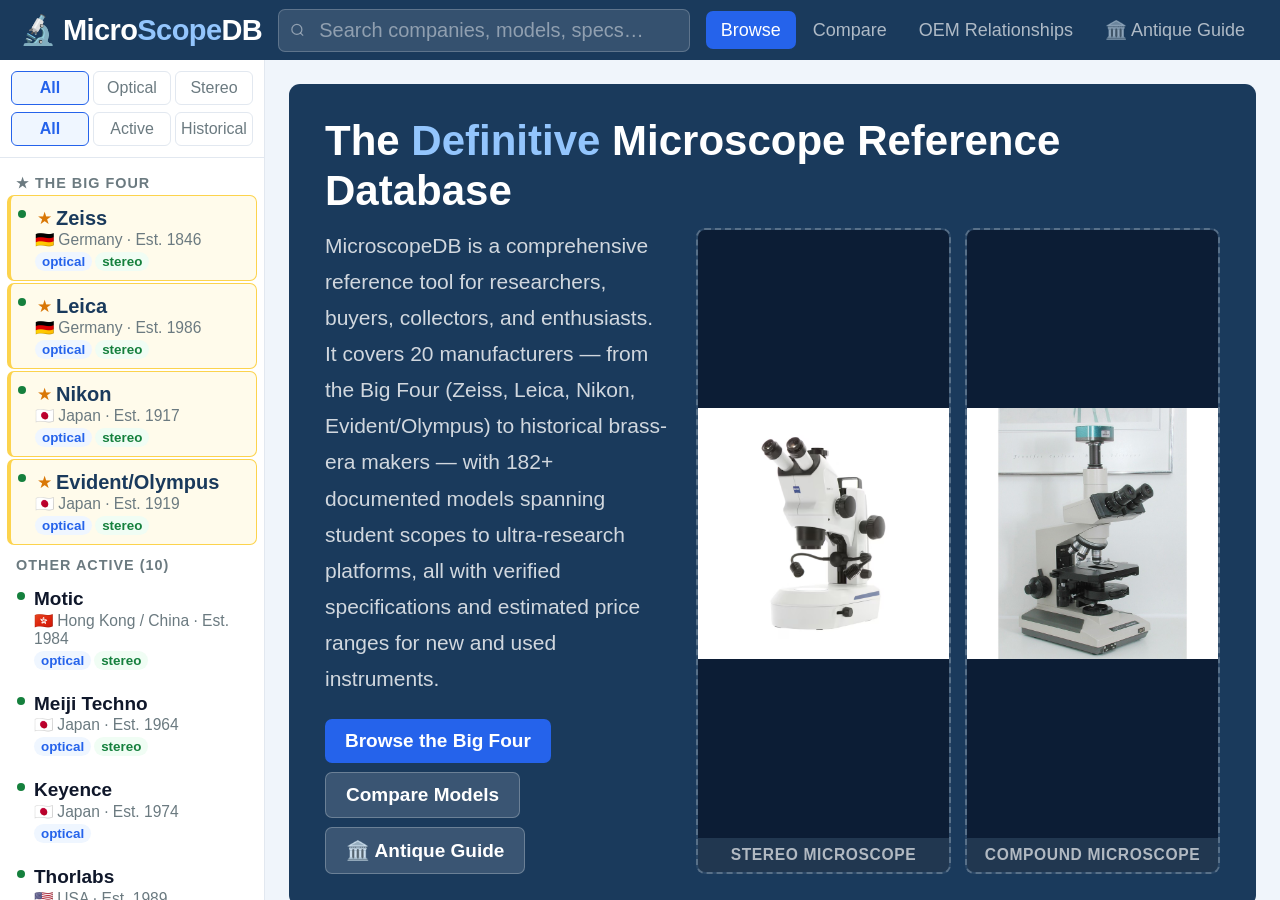
<file: index1.html>
<!DOCTYPE html>
<html lang="en">
<head>
<meta charset="UTF-8">
<meta name="viewport" content="width=device-width, initial-scale=1.0">
<title>MicroscopeDB — Microscope Reference Database</title>
<script src="microscope_data.js">
// ── MOBILE SIDEBAR ──
function isMobile(){return window.innerWidth<=768}
function toggleSidebar(){
  if(!isMobile())return;
  const open=document.getElementById('sidebar').classList.toggle('mobile-open');
  document.getElementById('sidebar-backdrop').classList.toggle('visible',open);
  document.getElementById('hamburger-btn').classList.toggle('is-open',open);
  document.body.style.overflow=open?'hidden':'';
}
function closeSidebar(){
  document.getElementById('sidebar').classList.remove('mobile-open');
  document.getElementById('sidebar-backdrop').classList.remove('visible');
  document.getElementById('hamburger-btn').classList.remove('is-open');
  document.body.style.overflow='';
}
// Auto-close sidebar on desktop resize
window.addEventListener('resize',()=>{if(!isMobile())closeSidebar()});
</script>
<style>
:root{
  --navy:#1a3a5c;--blue:#2563eb;--blue-mid:#3b82f6;--blue-light:#eff6ff;
  --blue-pale:#f8fbff;--blue-border:#bfdbfe;--blue-border2:#93c5fd;
  --text:#0f172a;--text2:#374151;--text3:#6b7a80;
  --border:#e2e8f0;--border2:#cbd5e1;
  --white:#ffffff;--bg:#f0f5fb;
  --green:#15803d;--green-bg:#f0fdf4;--green-border:#86efac;
  --red:#dc2626;--red-bg:#fef2f2;--red-border:#fca5a5;
  --amber:#b45309;--amber-bg:#fffbeb;--amber-border:#fcd34d;--amber-bright:#d97706;
  --purple:#6d28d9;--purple-bg:#f5f3ff;--purple-border:#c4b5fd;
  --sidebar-w:265px;--header-h:60px;
  --font:-apple-system,BlinkMacSystemFont,'Segoe UI',Roboto,sans-serif;
  --base:20px;
}
*,*::before,*::after{box-sizing:border-box;margin:0;padding:0}
html{font-size:var(--base);-webkit-font-smoothing:antialiased}
body{background:var(--bg);color:var(--text);font-family:var(--font);height:100vh;overflow:hidden;display:flex;flex-direction:column}
button{cursor:pointer;border:none;background:none;font-family:inherit}
input,textarea{font-family:inherit}
::-webkit-scrollbar{width:7px}::-webkit-scrollbar-thumb{background:var(--blue-border);border-radius:4px}

/* HEADER */
#header{height:var(--header-h);background:var(--navy);display:flex;align-items:center;padding:0 20px;gap:16px;flex-shrink:0}
.logo{font-size:1.45rem;font-weight:800;color:#fff;letter-spacing:-.02em;white-space:nowrap;flex-shrink:0;cursor:pointer;transition:opacity .15s;user-select:none;text-decoration:none;display:block}
.logo:hover{opacity:.85}
.logo span{color:#93c5fd}
.search-wrap{flex:1;max-width:480px;position:relative}
.search-wrap input{width:100%;background:rgba(255,255,255,.12);border:1px solid rgba(255,255,255,.2);border-radius:7px;padding:9px 14px 9px 40px;color:#fff;font-size:1rem;outline:none}
.search-wrap input::placeholder{color:rgba(255,255,255,.45)}
.search-wrap input:focus{background:rgba(255,255,255,.18);border-color:rgba(255,255,255,.4)}
.search-icon{position:absolute;left:12px;top:50%;transform:translateY(-50%);color:rgba(255,255,255,.45);pointer-events:none}
.header-tabs{display:flex;gap:2px;margin-left:auto}
.header-tab{padding:8px 15px;border-radius:7px;font-size:.9rem;font-weight:500;color:rgba(255,255,255,.65);transition:all .15s;white-space:nowrap}
.header-tab:hover{color:#fff;background:rgba(255,255,255,.12)}
.header-tab.active{color:#fff;background:var(--blue)}
.badge{display:inline-flex;align-items:center;justify-content:center;background:#fff;color:var(--blue);border-radius:99px;font-size:.65rem;font-weight:700;padding:1px 6px;margin-left:4px}

/* LAYOUT */
#layout{display:flex;flex:1;overflow:hidden}

/* SIDEBAR */
#sidebar{width:var(--sidebar-w);min-width:var(--sidebar-w);background:var(--white);border-right:1px solid var(--border);display:flex;flex-direction:column;overflow:hidden}
.sidebar-filters{padding:11px;border-bottom:1px solid var(--border);display:flex;flex-direction:column;gap:7px}
.filter-row{display:flex;gap:4px}
.filter-btn{flex:1;padding:7px 4px;border-radius:6px;font-size:.8rem;font-weight:500;color:var(--text3);background:transparent;border:1px solid var(--border);cursor:pointer;transition:all .15s;text-align:center}
.filter-btn:hover{color:var(--blue);border-color:var(--blue-mid)}
.filter-btn.active{color:var(--blue);border-color:var(--blue);background:var(--blue-light);font-weight:600}
.sidebar-list{flex:1;overflow-y:auto;padding:7px}
.sidebar-section-label{padding:10px 9px 4px;font-size:.72rem;font-weight:700;letter-spacing:.07em;text-transform:uppercase;color:var(--text3)}

/* Standard company item */
.company-item{display:flex;align-items:flex-start;gap:9px;padding:9px;border-radius:7px;cursor:pointer;transition:all .15s;margin-bottom:2px;border:1px solid transparent}
.company-item:hover{background:var(--blue-light);border-color:var(--blue-border)}
.company-item.active{background:var(--blue-light);border-color:var(--blue)}
.company-dot{width:8px;height:8px;border-radius:50%;flex-shrink:0;margin-top:5px}
.dot-active{background:var(--green)}.dot-hist{background:var(--text3)}
.company-item-name{font-size:.95rem;font-weight:600;color:var(--text);line-height:1.3}
.company-item.active .company-item-name{color:var(--blue)}
.company-item-country{font-size:.78rem;color:var(--text3);margin-bottom:3px}
.cat-pills{display:flex;gap:3px;flex-wrap:wrap}
.cat-pill{font-size:.67rem;padding:2px 7px;border-radius:99px;font-weight:600}
.pill-optical{background:var(--blue-light);color:var(--blue)}
.pill-stereo{background:var(--green-bg);color:var(--green)}

/* FEATURED (Big Four) sidebar items */
.company-item.featured-co{
  border-left:4px solid var(--amber-bright);
  background:var(--amber-bg);
  border-color:var(--amber-border);
  padding-left:7px;
}
.company-item.featured-co:hover{background:#fef3c7;border-color:var(--amber-bright)}
.company-item.featured-co.active{background:#fde68a;border-color:var(--amber-bright)}
.company-item.featured-co .company-item-name{font-size:1rem;font-weight:700;color:var(--navy)}
.company-item.featured-co.active .company-item-name{color:var(--amber)}
.co-star{color:var(--amber-bright);font-size:.85rem;margin-left:2px;flex-shrink:0}

/* MAIN */
#main{flex:1;overflow-y:auto;background:var(--bg);padding-bottom:0;transition:padding-bottom .25s}
.view{padding:24px;animation:fadeUp .2s ease}
@keyframes fadeUp{from{opacity:0;transform:translateY(6px)}to{opacity:1;transform:translateY(0)}}

/* BUTTONS */
.btn{display:inline-flex;align-items:center;gap:7px;padding:11px 20px;border-radius:7px;font-size:.95rem;font-weight:600;cursor:pointer;transition:all .15s;border:none;font-family:inherit}
.btn-primary{background:var(--blue);color:#fff}
.btn-primary:hover{background:#1d4ed8}
.btn-ghost{background:rgba(255,255,255,.14);color:#fff;border:1px solid rgba(255,255,255,.25)}
.btn-ghost:hover{background:rgba(255,255,255,.22)}
.btn-outline{background:#fff;color:var(--navy);border:1px solid var(--border2)}
.btn-outline:hover{background:var(--blue-light);border-color:var(--blue);color:var(--blue)}
.btn-danger{background:var(--red-bg);color:var(--red);border:1px solid var(--red-border)}
.btn-danger:hover{background:#fee2e2}

/* HOME */
.home-hero{background:var(--navy);color:#fff;border-radius:11px;padding:32px 36px;margin-bottom:22px}
.home-hero h1{font-size:2.1rem;font-weight:700;line-height:1.2;margin-bottom:11px}
.home-hero h1 em{font-style:normal;color:#93c5fd}
.home-hero-body{display:flex;gap:28px;align-items:stretch;min-height:260px}
.home-hero-text{flex:1}
.home-hero-text p{color:rgba(255,255,255,.82);font-size:1rem;line-height:1.78;margin-bottom:20px}
.home-photos{display:flex;gap:14px;flex-shrink:0;align-self:stretch}
.photo-card{width:255px;flex-shrink:0;background:rgba(255,255,255,.07);border:2px dashed rgba(255,255,255,.22);border-radius:9px;overflow:hidden;display:flex;flex-direction:column;cursor:default}
.photo-card img{width:100%;flex:1;min-height:0;object-fit:contain;display:block;background:#0c1d35}
.photo-placeholder{width:100%;flex:1;min-height:180px;display:flex;flex-direction:column;align-items:center;justify-content:center;gap:8px;background:rgba(255,255,255,.04)}
.photo-placeholder-icon{font-size:2.8rem;opacity:.4}
.photo-placeholder-text{font-size:.75rem;color:rgba(255,255,255,.38);text-align:center;line-height:1.5;padding:0 14px}
.photo-card-label{padding:8px 10px;font-size:.78rem;font-weight:600;color:rgba(255,255,255,.65);text-align:center;background:rgba(0,0,0,.22);letter-spacing:.04em;text-transform:uppercase;flex-shrink:0}
.home-feature-grid{display:grid;grid-template-columns:repeat(2,1fr);gap:14px;margin-bottom:22px}
.feature-card{background:var(--white);border:1px solid var(--border);border-radius:10px;padding:20px;cursor:pointer;transition:all .18s;display:flex;flex-direction:column;gap:11px}
.feature-card:hover{border-color:var(--blue-mid);box-shadow:0 4px 16px rgba(37,99,235,.1);transform:translateY(-1px)}
.feature-card-icon{font-size:1.8rem;line-height:1}
.feature-card-title{font-size:1.05rem;font-weight:700;color:var(--navy)}
.feature-card-desc{font-size:.92rem;color:var(--text2);line-height:1.7;flex:1}
.feature-card-link{font-size:.88rem;font-weight:600;color:var(--blue);display:flex;align-items:center;gap:4px;margin-top:4px}
.feature-card-link::after{content:'→'}
.home-scope-grid{display:grid;grid-template-columns:repeat(3,1fr);gap:13px;margin-bottom:22px}
.scope-card{background:var(--white);border:1px solid var(--border);border-radius:10px;padding:17px}
.scope-card-top{display:flex;align-items:center;gap:10px;margin-bottom:9px}
.scope-card-icon{font-size:1.5rem}
.scope-card-title{font-size:.97rem;font-weight:700;color:var(--navy)}
.scope-card-body{font-size:.88rem;color:var(--text2);line-height:1.72}
.scope-card-stat{margin-top:9px;padding-top:9px;border-top:1px solid var(--border);font-size:.82rem;color:var(--text3)}
.scope-card-stat strong{color:var(--blue)}
.photo-tip{background:var(--blue-light);border:1px solid var(--blue-border);border-left:3px solid var(--blue);border-radius:9px;padding:14px 18px;font-size:.9rem;color:var(--navy);line-height:1.72;margin-bottom:22px}
.photo-tip code{background:rgba(37,99,235,.1);border-radius:4px;padding:1px 6px;font-family:monospace;font-size:.88em}
.home-hero h1{font-size:2.1rem;font-weight:700;line-height:1.2;margin-bottom:11px}
.home-hero h1 em{font-style:normal;color:#93c5fd}
.home-hero p{color:rgba(255,255,255,.8);font-size:1.05rem;line-height:1.72;max-width:580px;margin-bottom:22px}
.quick-actions{display:flex;gap:9px;flex-wrap:wrap}
.stats-grid{display:grid;grid-template-columns:repeat(4,1fr);gap:14px;margin-bottom:24px}
.stat-card{background:var(--white);border:1px solid var(--border);border-radius:10px;padding:20px;text-align:center}
.stat-val{font-size:2.2rem;font-weight:700;color:var(--navy);line-height:1}
.stat-label{font-size:.85rem;color:var(--text3);margin-top:6px}
.section-title{font-size:1.05rem;font-weight:700;color:var(--navy);margin-bottom:14px;display:flex;align-items:center;gap:10px;letter-spacing:-.01em}
.section-title::after{content:'';flex:1;height:1px;background:var(--border)}
.tip-box{background:var(--amber-bg);border:1px solid var(--amber-border);border-left:3px solid var(--amber-bright);border-radius:9px;padding:17px 20px;font-size:.975rem;color:#78350f;line-height:1.78}
.tip-box strong{color:var(--amber)}
.home-oem-cards{display:grid;grid-template-columns:repeat(2,1fr);gap:12px;margin-bottom:24px}
.home-oem-card{background:var(--white);border:1px solid var(--border);border-radius:9px;padding:15px;cursor:pointer;transition:all .15s}
.home-oem-card:hover{border-color:var(--blue);background:var(--blue-light)}
.home-oem-card h4{font-size:.975rem;font-weight:700;color:var(--navy);margin-bottom:5px}
.home-oem-card p{font-size:.9rem;color:var(--text2);line-height:1.6}

/* COMPANY */
.company-header{background:var(--white);border:1px solid var(--border);border-radius:11px;padding:24px;margin-bottom:20px}
.company-header.featured-header{border-top:4px solid var(--amber-bright)}
.company-header-top{display:flex;align-items:flex-start;gap:16px;margin-bottom:14px}
.company-flag{font-size:2.4rem;line-height:1}
.company-name{font-size:1.7rem;font-weight:700;color:var(--navy);line-height:1.2;margin-bottom:8px}
.company-meta{display:flex;gap:16px;flex-wrap:wrap}
.company-meta-item{display:flex;align-items:center;gap:4px;font-size:.9rem;color:var(--text3)}
.status-badge{padding:3px 11px;border-radius:99px;font-size:.78rem;font-weight:600}
.status-active{background:var(--green-bg);color:var(--green)}
.status-hist{background:#f1f5f9;color:var(--text3)}
.company-overview{font-size:1rem;color:var(--text2);line-height:1.82;margin-bottom:16px}
.oem-relations{display:flex;gap:8px;flex-wrap:wrap;padding-top:16px;border-top:1px solid var(--border)}
.oem-badge{display:inline-flex;align-items:center;gap:5px;padding:6px 12px;border-radius:7px;font-size:.875rem;font-weight:500;cursor:pointer;border:1px solid;transition:opacity .15s}
.oem-badge:hover{opacity:.8}
.oem-acquired{background:var(--red-bg);border-color:var(--red-border);color:var(--red)}
.oem-absorbed{background:var(--amber-bg);border-color:var(--amber-border);color:var(--amber)}
.oem-supplier{background:var(--blue-light);border-color:var(--blue-border);color:var(--blue)}
.oem-sourced{background:var(--green-bg);border-color:var(--green-border);color:var(--green)}
.oem-note{background:#f8fafc;border-color:var(--border2);color:var(--text3)}

/* MODELS */
.model-filters{display:flex;gap:7px;margin-bottom:6px;flex-wrap:wrap;align-items:center}
.mag-note{font-size:.78rem;color:var(--text3);margin-bottom:14px;padding:5px 11px;background:var(--bg);border-radius:5px;border-left:2px solid var(--blue-border);display:flex;align-items:center;gap:5px}
.mf-btn{padding:6px 14px;border-radius:99px;font-size:.85rem;font-weight:500;color:var(--text3);border:1px solid var(--border);cursor:pointer;transition:all .15s;background:var(--white)}
.mf-btn:hover{color:var(--blue);border-color:var(--blue)}
.mf-btn.active{color:var(--blue);border-color:var(--blue);background:var(--blue-light);font-weight:600}
.model-grid{display:grid;grid-template-columns:repeat(auto-fill,minmax(310px,1fr));gap:14px}
.model-card{background:var(--white);border:1px solid var(--border);border-radius:10px;padding:18px;cursor:pointer;transition:all .18s;display:flex;flex-direction:column}
.model-card:hover{border-color:var(--blue-mid);box-shadow:0 4px 14px rgba(37,99,235,.1);transform:translateY(-1px)}
.model-card.discontinued-card{background:#f8fafc;opacity:.95}
.mc-top{display:flex;justify-content:space-between;align-items:flex-start;margin-bottom:10px}
.type-badge{font-size:.72rem;font-weight:700;padding:3px 10px;border-radius:99px;letter-spacing:.03em;text-transform:uppercase}
.type-optical{background:var(--blue-light);color:var(--blue)}
.type-stereo{background:var(--green-bg);color:var(--green)}
.mc-year{font-size:.85rem;color:var(--text3)}
.mc-name{font-size:1.12rem;font-weight:700;color:var(--navy);margin-bottom:4px;line-height:1.25}
.mc-series{font-size:.87rem;color:var(--text3);margin-bottom:9px}
.mc-apps{display:flex;gap:4px;flex-wrap:wrap;margin-bottom:12px}
.app-tag{font-size:.76rem;padding:3px 8px;border-radius:5px;background:var(--bg);color:var(--text3);border:1px solid var(--border)}
.mc-specs{flex:1;display:flex;flex-direction:column;margin-bottom:13px}
.spec-row{display:flex;justify-content:space-between;align-items:baseline;gap:8px;font-size:.9rem;padding:5px 0;border-bottom:1px solid var(--border)}
.spec-row:last-child{border-bottom:none}
.spec-k{color:var(--text3);flex-shrink:0}
.spec-v{color:var(--text);text-align:right;max-width:185px;overflow:hidden;text-overflow:ellipsis;white-space:nowrap}
.sv-yes{color:var(--green);font-weight:600}
.sv-no{color:var(--text3)}

/* PRICE DISPLAY */
.mc-price{display:flex;gap:6px;flex-wrap:wrap;padding:9px 0 11px;border-bottom:1px solid var(--border);margin-bottom:11px}
.price-line{display:flex;align-items:center;gap:5px;font-size:.82rem}
.price-line-label{color:var(--text3);font-weight:500;white-space:nowrap}
.price-line-val{color:var(--navy);font-weight:700}
.price-new-tag{background:var(--green-bg);border:1px solid var(--green-border);border-radius:5px;padding:3px 9px;font-size:.78rem;color:var(--green);font-weight:700}
.price-used-tag{background:var(--blue-light);border:1px solid var(--blue-border);border-radius:5px;padding:3px 9px;font-size:.78rem;color:var(--blue);font-weight:700}
.price-disc-note{font-size:.72rem;color:var(--text3)}

.mc-footer{display:flex;gap:8px;align-items:center;padding-top:11px;border-top:1px solid var(--border);margin-top:auto}
.price-tier{font-size:.76rem;font-weight:700;padding:3px 10px;border-radius:99px}
.tier-budget{background:var(--green-bg);color:var(--green)}
.tier-mid{background:var(--blue-light);color:var(--blue)}
.tier-premium{background:var(--amber-bg);color:var(--amber)}
.tier-ultra{background:var(--purple-bg);color:var(--purple)}
.cmp-btn{margin-left:auto;padding:4px 12px;border-radius:6px;font-size:.8rem;font-weight:600;border:1px solid var(--border2);color:var(--text3);transition:all .15s;cursor:pointer;background:white}
.cmp-btn:hover,.cmp-btn.added{background:var(--blue-light);color:var(--blue);border-color:var(--blue)}
.oem-src-tag{font-size:.72rem;padding:3px 8px;border-radius:5px;background:var(--blue-light);color:var(--blue);border:1px solid var(--blue-border)}

/* MODAL */
.modal-overlay{position:fixed;inset:0;background:rgba(15,23,42,.45);z-index:500;display:flex;align-items:center;justify-content:center;padding:22px;opacity:0;pointer-events:none;transition:opacity .2s}
.modal-overlay.open{opacity:1;pointer-events:all}
.modal-box{background:#fff;border:1px solid var(--border2);border-radius:11px;width:100%;max-width:760px;max-height:90vh;overflow-y:auto;transform:translateY(12px);transition:transform .2s;box-shadow:0 22px 55px rgba(0,0,0,.13)}
.modal-overlay.open .modal-box{transform:translateY(0)}
.modal-header{display:flex;align-items:flex-start;justify-content:space-between;padding:22px;border-bottom:1px solid var(--border);position:sticky;top:0;background:#fff;z-index:10}
.modal-co-name{font-size:.85rem;color:var(--blue);font-weight:700;letter-spacing:.04em;text-transform:uppercase;margin-bottom:4px}
.modal-m-name{font-size:1.65rem;font-weight:700;color:var(--navy);line-height:1.2}
.modal-close{width:33px;height:33px;border-radius:7px;background:var(--bg);color:var(--text2);display:flex;align-items:center;justify-content:center;cursor:pointer;border:1px solid var(--border);flex-shrink:0;transition:all .15s;font-size:1.05rem}
.modal-close:hover{background:var(--red-bg);color:var(--red)}
.modal-body{padding:22px}
.modal-meta{display:flex;gap:8px;flex-wrap:wrap;margin-bottom:18px}
.modal-price-box{background:var(--bg);border:1px solid var(--border);border-radius:9px;padding:14px 18px;margin-bottom:20px;display:flex;gap:24px;flex-wrap:wrap}
.modal-price-item{display:flex;flex-direction:column;gap:3px}
.modal-price-label{font-size:.78rem;color:var(--text3);font-weight:600;text-transform:uppercase;letter-spacing:.05em}
.modal-price-val{font-size:1.05rem;font-weight:700;color:var(--navy)}
.modal-price-val.price-disc{color:var(--text3);font-size:.9rem;font-style:italic}
.modal-sec{margin-bottom:22px}
.modal-sec-title{font-size:.77rem;font-weight:700;letter-spacing:.09em;text-transform:uppercase;color:var(--blue);margin-bottom:11px;padding-bottom:6px;border-bottom:2px solid var(--blue-light)}
.spec-grid{display:grid;grid-template-columns:repeat(2,1fr);border:1px solid var(--border);border-radius:7px;overflow:hidden}
.sg-entry{padding:10px 14px;border-bottom:1px solid var(--border)}
.sg-entry:nth-child(even){border-left:1px solid var(--border)}
.sg-key{font-size:.77rem;color:var(--text3);text-transform:uppercase;letter-spacing:.04em;margin-bottom:3px}
.sg-val{font-size:.97rem;color:var(--text);font-weight:500;line-height:1.4}
.noteworthy{background:var(--blue-light);border:1px solid var(--blue-border);border-radius:7px;padding:15px 17px;font-size:.97rem;color:var(--navy);line-height:1.78}
.app-tags{display:flex;gap:7px;flex-wrap:wrap}
.app-tag-lg{padding:6px 14px;border-radius:99px;font-size:.9rem;font-weight:500;background:var(--bg);color:var(--text2);border:1px solid var(--border)}
.oem-notice{background:var(--blue-light);border:1px solid var(--blue-border);border-radius:7px;padding:14px 16px;font-size:.95rem;color:var(--navy);line-height:1.75;cursor:pointer}
.oem-notice:hover{border-color:var(--blue)}
.modal-footer{padding:16px 22px;border-top:1px solid var(--border);display:flex;gap:9px}

/* COMPARE */
.compare-empty{text-align:center;padding:58px 24px}
.compare-empty-icon{font-size:3.2rem;margin-bottom:16px}
.compare-empty h3{font-size:1.5rem;font-weight:700;color:var(--navy);margin-bottom:9px}
.compare-empty p{color:var(--text2);font-size:.975rem;line-height:1.7;max-width:420px;margin:0 auto}
.compare-topbar{display:flex;justify-content:space-between;align-items:center;margin-bottom:20px;flex-wrap:wrap;gap:10px}
.cmp-table-wrap{overflow-x:auto}
.cmp-table{width:100%;border-collapse:collapse;min-width:600px;border-radius:9px;overflow:hidden;border:1px solid var(--border)}
.cmp-table th{background:var(--navy);color:#fff;padding:14px 16px;font-size:.87rem;font-weight:600;text-align:left}
.cmp-table th:first-child{min-width:170px}
.cmp-table td{padding:11px 16px;border-bottom:1px solid var(--border);font-size:.92rem;vertical-align:top}
.cmp-table td:first-child{font-weight:600;color:var(--text3);font-size:.87rem;background:var(--bg);white-space:nowrap}
.cmp-table tr:hover td{background:var(--blue-light)}
.cmp-table tr:hover td:first-child{background:var(--blue-light)}
.cmp-co{font-size:.73rem;color:#93c5fd;font-weight:700;letter-spacing:.04em;text-transform:uppercase}
.cmp-name{font-size:1rem;font-weight:700;color:#fff;margin:2px 0}
.rm-btn{font-size:.77rem;color:#fca5a5;background:rgba(255,255,255,.1);border:none;border-radius:99px;padding:2px 8px;cursor:pointer;margin-top:4px}
.rm-btn:hover{background:rgba(239,68,68,.3);color:#fff}
.sv-yes{color:var(--green);font-weight:600}.sv-no{color:var(--text3)}

/* OEM TABLE */
.oem-intro{background:var(--white);border:1px solid var(--border);border-radius:9px;padding:18px;margin-bottom:22px;font-size:.975rem;color:var(--text2);line-height:1.78}
.oem-intro strong{color:var(--navy)}
.oem-tbl-wrap{overflow-x:auto}
.oem-tbl{width:100%;border-collapse:collapse;border:1px solid var(--border);border-radius:9px;overflow:hidden}
.oem-tbl th{background:var(--navy);color:#fff;padding:13px 16px;font-size:.87rem;font-weight:600;text-align:left;white-space:nowrap}
.oem-tbl td{padding:13px 16px;border-bottom:1px solid var(--border);font-size:.92rem;vertical-align:top}
.oem-tbl tr:last-child td{border-bottom:none}
.oem-tbl tbody tr:hover td{background:var(--blue-light);cursor:pointer}
.oem-tbl tr.r-merger td{border-left:3px solid var(--amber)}
.oem-tbl tr.r-acquisition td{border-left:3px solid var(--red)}
.oem-tbl tr.r-oem td{border-left:3px solid var(--blue)}
.oem-tbl tr.r-rebrand td{border-left:3px solid var(--purple)}
.rel-pill{font-size:.72rem;font-weight:700;padding:3px 10px;border-radius:99px;text-transform:uppercase;letter-spacing:.04em;white-space:nowrap}
.rel-merger{background:var(--amber-bg);color:var(--amber)}.rel-acquisition{background:var(--red-bg);color:var(--red)}
.rel-oem{background:var(--blue-light);color:var(--blue)}.rel-rebrand{background:var(--purple-bg);color:var(--purple)}
.oem-co-link{color:var(--blue);font-weight:600;cursor:pointer}
.oem-co-link:hover{text-decoration:underline}

/* AI GUIDE */
/* BINOCULAR TIMELINE */
.bino-section{background:var(--white);border:1px solid var(--border);border-radius:11px;padding:22px;margin-bottom:22px}
.bino-section h3{font-size:1.2rem;font-weight:700;color:var(--navy);margin-bottom:5px;display:flex;align-items:center;gap:9px}
.bino-intro{font-size:.95rem;color:var(--text2);line-height:1.78;margin-bottom:20px}
.timeline{display:flex;flex-direction:column;gap:0;position:relative}
.timeline::before{content:'';position:absolute;left:110px;top:0;bottom:0;width:2px;background:var(--border2)}
.tl-item{display:flex;gap:0;align-items:flex-start;margin-bottom:18px;position:relative}
.tl-year{width:102px;min-width:102px;font-size:.9rem;font-weight:700;color:var(--navy);text-align:right;padding-right:16px;padding-top:2px;line-height:1.3}
.tl-dot{width:14px;height:14px;border-radius:50%;border:3px solid var(--white);flex-shrink:0;margin-top:3px;position:relative;z-index:1}
.dot-pioneer{background:var(--amber-bright)}
.dot-major{background:var(--blue)}
.dot-trinocular{background:var(--purple)}
.dot-era{background:var(--green)}
.tl-content{flex:1;padding-left:16px}
.tl-title{font-size:.97rem;font-weight:700;color:var(--navy);margin-bottom:3px;line-height:1.3}
.tl-desc{font-size:.88rem;color:var(--text2);line-height:1.65}
.tl-maker{font-size:.78rem;font-weight:600;color:var(--blue);margin-top:3px}
.tl-legend{display:flex;gap:16px;flex-wrap:wrap;padding:13px 16px;background:var(--bg);border-radius:7px;margin-bottom:18px}
.tl-leg-item{display:flex;align-items:center;gap:6px;font-size:.82rem;color:var(--text2)}
.tl-leg-dot{width:10px;height:10px;border-radius:50%;flex-shrink:0}
.headtype-pills{display:flex;gap:4px;flex-wrap:wrap}
.ht-pill{font-size:.72rem;font-weight:700;padding:2px 8px;border-radius:99px;white-space:nowrap}
.ht-mono{background:#f1f5f9;color:var(--text3)}
.ht-bino{background:var(--blue-light);color:var(--blue)}
.ht-bino-only{background:var(--navy);color:#fff}
.ht-tri{background:var(--purple-bg);color:var(--purple)}
.ht-stereo{background:var(--green-bg);color:var(--green)}
.bino-callout{background:linear-gradient(135deg,#1e3a5f,#1a3a5c);color:#fff;border-radius:9px;padding:16px 20px;margin-bottom:20px;font-size:.93rem;line-height:1.72}
.bino-callout strong{color:#93c5fd}
/* ANTIQUE GUIDE */
/* ANTIQUE GUIDE */
.antique-view{}
.antique-hero{background:linear-gradient(135deg,#2d1a0e 0%,#4a2c12 50%,#3d2510 100%);color:#fff;border-radius:11px;padding:28px 34px;margin-bottom:22px}
.antique-hero h2{font-size:1.9rem;font-weight:700;margin-bottom:9px;letter-spacing:-.02em}
.antique-hero h2 em{font-style:normal;color:#f6c87a}
.antique-hero p{color:rgba(255,255,255,.78);font-size:1rem;line-height:1.72;max-width:650px}
.antique-filters{display:flex;gap:9px;flex-wrap:wrap;margin-bottom:22px;align-items:center}
.af-group{display:flex;gap:4px;flex-wrap:wrap;align-items:center}
.af-label{font-size:.8rem;font-weight:700;color:var(--text3);text-transform:uppercase;letter-spacing:.05em;white-space:nowrap;margin-right:3px}
.af-btn{padding:6px 13px;border-radius:99px;font-size:.85rem;font-weight:500;border:1px solid var(--border2);color:var(--text3);cursor:pointer;background:var(--white);transition:all .15s;font-family:inherit}
.af-btn:hover{color:#92400e;border-color:#d97706;background:#fffbeb}
.af-btn.active{color:#92400e;border-color:#d97706;background:#fffbeb;font-weight:700}
.af-divider{width:1px;height:28px;background:var(--border2);margin:0 4px}
.antique-grid{display:flex;flex-direction:column;gap:0}
.era-section{margin-bottom:28px}
.era-header{display:flex;align-items:center;gap:12px;margin-bottom:14px;padding:12px 16px;background:var(--navy);border-radius:9px;color:#fff}
.era-icon{font-size:1.6rem}
.era-title{font-size:1.15rem;font-weight:700;letter-spacing:-.01em}
.era-sub{font-size:.87rem;color:rgba(255,255,255,.6);margin-top:2px}
.era-count{margin-left:auto;background:rgba(255,255,255,.18);border-radius:99px;padding:3px 11px;font-size:.82rem;font-weight:600}
.antique-table-wrap{overflow-x:auto;border:1px solid var(--border);border-radius:9px;margin-bottom:4px}
.antique-table{width:100%;border-collapse:collapse;min-width:900px}
.antique-table th{background:var(--bg);color:var(--text3);font-size:.78rem;font-weight:700;letter-spacing:.06em;text-transform:uppercase;padding:11px 14px;text-align:left;border-bottom:2px solid var(--border);white-space:nowrap}
.antique-table td{padding:11px 14px;border-bottom:1px solid var(--border);font-size:.93rem;vertical-align:top;line-height:1.55}
.antique-table tr:last-child td{border-bottom:none}
.antique-table tr:hover td{background:var(--amber-bg)}
.at-maker{font-weight:700;color:var(--navy)}
.at-model{color:var(--text2)}
.at-years{white-space:nowrap;color:var(--text3);font-size:.88rem}
.at-origin{font-size:.82rem}
.flag-sm{font-size:.95rem;margin-right:3px}
.rarity-pill{font-size:.72rem;font-weight:700;padding:2px 8px;border-radius:99px;white-space:nowrap}
.r-common{background:#f1f5f9;color:var(--text3)}
.r-scarce{background:var(--blue-light);color:var(--blue)}
.r-rare{background:var(--amber-bg);color:var(--amber)}
.r-exceptional{background:var(--red-bg);color:var(--red)}
.value-range{font-weight:700;color:var(--navy);white-space:nowrap}
.value-range.v-low{color:var(--green)}
.value-range.v-mid{color:var(--blue)}
.value-range.v-high{color:var(--amber)}
.value-range.v-ultra{color:var(--red)}
.at-features{font-size:.88rem;color:var(--text2)}
.antique-tip{background:var(--amber-bg);border:1px solid var(--amber-border);border-left:3px solid var(--amber-bright);border-radius:9px;padding:15px 18px;margin-bottom:22px;font-size:.95rem;color:#78350f;line-height:1.75}
.antique-tip strong{color:var(--amber)}
.antique-note{background:var(--blue-light);border:1px solid var(--blue-border);border-radius:9px;padding:14px 18px;font-size:.9rem;color:var(--navy);line-height:1.72;margin-top:18px}

/* TRAY */
#compare-tray{position:fixed;bottom:0;left:var(--sidebar-w);right:0;background:var(--navy);border-top:3px solid var(--blue);padding:12px 22px;display:flex;align-items:center;gap:12px;z-index:200;transform:translateY(100%);transition:transform .25s}
#compare-tray.visible{transform:translateY(0)}
.tray-label{font-size:.87rem;color:rgba(255,255,255,.6);white-space:nowrap}
.tray-items{display:flex;gap:7px;flex:1;flex-wrap:wrap}
.tray-item{display:flex;align-items:center;gap:5px;background:rgba(255,255,255,.12);border:1px solid rgba(255,255,255,.2);border-radius:6px;padding:5px 11px;font-size:.87rem;color:#fff}
.tray-rm{color:rgba(255,255,255,.5);cursor:pointer;padding:0 2px;transition:color .15s;font-size:1.1rem}
.tray-rm:hover{color:#fca5a5}
.tray-cmp{padding:10px 20px;background:var(--blue);color:#fff;border-radius:7px;font-weight:700;font-size:.9rem;cursor:pointer;transition:all .15s;white-space:nowrap;flex-shrink:0;font-family:inherit}
.tray-cmp:hover{background:#1d4ed8}

/* MISC */
.empty-state{text-align:center;padding:46px 22px}
.empty-state h3{font-size:1.3rem;font-weight:700;color:var(--navy);margin-bottom:7px}
.empty-state p{color:var(--text2);font-size:.975rem}
.load-error{background:var(--red-bg);border:1px solid var(--red-border);border-radius:9px;padding:22px;margin:22px;font-size:.975rem;color:var(--red);line-height:1.75}
.load-error strong{font-size:1.05rem}

/* ═══════════════════════════════════════════════
   MOBILE RESPONSIVE  (≤ 768px)
═══════════════════════════════════════════════ */
.hamburger{display:none;align-items:center;justify-content:center;width:38px;height:38px;border-radius:7px;background:rgba(255,255,255,.12);border:1px solid rgba(255,255,255,.2);cursor:pointer;flex-shrink:0;transition:background .15s}
.hamburger:hover{background:rgba(255,255,255,.22)}
.hamburger span{display:block;width:18px;height:2px;background:#fff;border-radius:2px;position:relative;transition:all .2s}
.hamburger span::before,.hamburger span::after{content:'';display:block;width:18px;height:2px;background:#fff;border-radius:2px;position:absolute;transition:all .2s}
.hamburger span::before{top:-5px}
.hamburger span::after{top:5px}
.hamburger.is-open span{background:transparent}
.hamburger.is-open span::before{transform:rotate(45deg);top:0}
.hamburger.is-open span::after{transform:rotate(-45deg);top:0}
#sidebar-backdrop{display:none;position:fixed;inset:0;background:rgba(0,0,0,.45);z-index:398;backdrop-filter:blur(1px)}
#sidebar-backdrop.visible{display:block}

@media(max-width:768px){
  /* ── Header ── */
  #header{flex-wrap:wrap;padding:10px 14px;gap:8px;height:auto}
  .hamburger{display:flex;order:-1}
  .logo{font-size:1.2rem;order:0}
  .search-wrap{order:2;flex:1;min-width:0;max-width:100%}
  .header-tabs{order:3;width:100%;display:flex;gap:0;overflow-x:auto;-webkit-overflow-scrolling:touch;scrollbar-width:none;padding-bottom:2px;border-top:1px solid rgba(255,255,255,.1);padding-top:6px;margin-top:2px}
  .header-tabs::-webkit-scrollbar{display:none}
  .header-tab{padding:7px 12px;font-size:.82rem;white-space:nowrap;border-radius:6px}
  .badge{font-size:.65rem;padding:1px 5px}

  /* ── Sidebar as fixed drawer ── */
  #sidebar{
    position:fixed;
    top:0;left:calc(-1 * var(--sidebar-w));
    height:100vh;
    z-index:399;
    transition:left .26s cubic-bezier(.4,0,.2,1);
    box-shadow:none;
    padding-top:env(safe-area-inset-top,0px)
  }
  #sidebar.mobile-open{left:0;box-shadow:6px 0 24px rgba(0,0,0,.28)}

  /* ── Layout: sidebar no longer occupies space ── */
  #layout{display:block}
  #main{width:100%;min-height:calc(100vh - 100px)}

  /* ── Compare tray: full width, no sidebar offset ── */
  #compare-tray{left:0}

  /* ── View padding ── */
  .view{padding:14px}

  /* ── Home hero ── */
  .home-hero{padding:22px 20px;margin-bottom:16px}
  .home-hero h1{font-size:1.5rem;margin-bottom:10px}
  .home-hero-body{flex-direction:column;gap:18px;min-height:auto}
  .home-photos{flex-direction:row;align-self:auto;gap:10px}
  .photo-card{width:calc(50% - 5px);flex:1}
  .quick-actions{flex-wrap:wrap;gap:8px}
  .quick-actions .btn{font-size:.88rem;padding:9px 14px}

  /* ── Stats grid ── */
  .stats-grid{grid-template-columns:repeat(2,1fr);gap:10px}
  .stat-val{font-size:1.8rem}

  /* ── Feature grid → single column ── */
  .home-feature-grid{grid-template-columns:1fr;gap:10px}
  .home-scope-grid{grid-template-columns:1fr;gap:10px}

  /* ── Manufacturer chips ── */
  /* already flex-wrap, fine as-is */

  /* ── Section title ── */
  .section-title{font-size:.97rem;margin-bottom:10px}

  /* ── Model grid → single column ── */
  .model-grid{grid-template-columns:1fr;gap:11px}

  /* ── Model filters: horizontal scroll ── */
  .model-filters{flex-wrap:nowrap;overflow-x:auto;-webkit-overflow-scrolling:touch;scrollbar-width:none;padding-bottom:4px;margin-bottom:6px}
  .model-filters::-webkit-scrollbar{display:none}
  .mf-btn{white-space:nowrap;flex-shrink:0}

  /* ── Company header ── */
  .company-header{padding:16px}
  .company-flag{font-size:1.8rem}
  .company-name{font-size:1.35rem}
  .oem-relations{flex-direction:column;gap:7px}
  .oem-badge{font-size:.82rem}

  /* ── Modal: bottom-sheet style ── */
  .modal-overlay{padding:0;align-items:flex-end}
  .modal-box{border-radius:14px 14px 0 0;max-height:88vh}
  .modal-header{padding:16px 18px}
  .modal-m-name{font-size:1.35rem}
  .modal-body{padding:16px 18px}
  .modal-footer{padding:14px 18px}
  .spec-grid{grid-template-columns:1fr}
  .sg-entry:nth-child(even){border-left:none}
  .app-tags{gap:6px}
  .app-tag-lg{font-size:.85rem;padding:5px 12px}

  /* ── Compare ── */
  .compare-topbar{flex-direction:column;align-items:flex-start;gap:8px}
  .cmp-table-wrap{margin:0 -14px;padding:0 14px;overflow-x:auto;-webkit-overflow-scrolling:touch}
  .compare-empty{padding:36px 16px}

  /* ── OEM table ── */
  .oem-tbl-wrap{margin:0 -14px;padding:0 14px;overflow-x:auto;-webkit-overflow-scrolling:touch}
  .oem-intro{padding:14px;font-size:.92rem}

  /* ── Antique Guide ── */
  .antique-hero{padding:20px 18px}
  .antique-hero h2{font-size:1.45rem}
  .antique-hero p{font-size:.93rem}
  .antique-filters{gap:7px}
  .af-group{flex-wrap:wrap;gap:5px}
  .af-divider{display:none}
  .antique-table-wrap{margin:0 -14px;padding:0 14px;overflow-x:auto;-webkit-overflow-scrolling:touch}
  .antique-tip{padding:13px 15px;font-size:.9rem}
  .antique-note{padding:13px 15px;font-size:.87rem}

  /* ── Binocular timeline ── */
  .bino-section{padding:16px}
  .bino-section h3{font-size:1.05rem}
  .bino-intro{font-size:.9rem}
  .bino-callout{padding:13px 15px;font-size:.88rem}
  .timeline::before{left:80px}
  .tl-year{width:72px;min-width:72px;font-size:.82rem}
  .tl-title{font-size:.92rem}
  .tl-desc{font-size:.84rem}
  .tl-legend{gap:10px;flex-direction:column}
  .era-header{padding:10px 14px;gap:10px}
  .era-title{font-size:1rem}
  .era-sub{font-size:.8rem}

  /* ── Modal price box ── */
  .modal-price-box{flex-direction:column;gap:12px;padding:12px 14px}

  /* ── Photo tip ── */
  .photo-tip{padding:12px 14px;font-size:.87rem}
}

@media(max-width:380px){
  .header-tab{padding:6px 9px;font-size:.78rem}
  .home-hero h1{font-size:1.3rem}
  .stat-val{font-size:1.6rem}
}
</style>
</head>
<body>
<div id="header">
  <button class="hamburger" id="hamburger-btn" onclick="toggleSidebar()" aria-label="Toggle menu">
    <span></span>
  </button>
  <a class="logo" onclick="goHome()" href="javascript:void(0)">🔬 Micro<span>Scope</span>DB</a>
  <div class="search-wrap">
    <svg class="search-icon" width="15" height="15" viewBox="0 0 24 24" fill="none" stroke="currentColor" stroke-width="2"><circle cx="11" cy="11" r="8"/><path d="m21 21-4.35-4.35"/></svg>
    <input type="text" id="global-search" placeholder="Search companies, models, specs…" oninput="handleSearch(this.value)">
  </div>
  <div class="header-tabs">
    <button class="header-tab active" onclick="setView('browse')" id="tab-browse">Browse</button>
    <button class="header-tab" onclick="setView('compare')" id="tab-compare">Compare <span class="badge" id="cmp-badge" style="display:none">0</span></button>
    <button class="header-tab" onclick="setView('oem')" id="tab-oem">OEM Relationships</button>
    <button class="header-tab" onclick="setView('guide')" id="tab-guide">🏛️ Antique Guide</button>
  </div>
</div>
<div id="sidebar-backdrop" onclick="closeSidebar()"></div>
<div id="layout">
  <aside id="sidebar">
    <div class="sidebar-filters">
      <div class="filter-row" id="cat-filters">
        <button class="filter-btn active" onclick="setCat('all')" data-cat="all">All</button>
        <button class="filter-btn" onclick="setCat('optical')" data-cat="optical">Optical</button>
        <button class="filter-btn" onclick="setCat('stereo')" data-cat="stereo">Stereo</button>
      </div>
      <div class="filter-row" id="st-filters">
        <button class="filter-btn active" onclick="setSt('all')" data-st="all">All</button>
        <button class="filter-btn" onclick="setSt('active')" data-st="active">Active</button>
        <button class="filter-btn" onclick="setSt('historical')" data-st="historical">Historical</button>
      </div>
    </div>
    <div class="sidebar-list" id="company-list"></div>
  </aside>
  <main id="main"></main>
</div>
<div id="compare-tray">
  <span class="tray-label">Comparing:</span>
  <div class="tray-items" id="tray-items"></div>
  <button class="tray-cmp" onclick="setView('compare')">View Comparison →</button>
</div>
<div class="modal-overlay" id="model-modal" onclick="closeModal(event)">
  <div class="modal-box" id="modal-box"></div>
</div>

<script>
// Guard: show helpful error if data file missing
if(typeof DB === 'undefined'){
  document.getElementById('main').innerHTML=`<div class="load-error">
    <strong>Data file not found.</strong><br><br>
    MicroscopeDB requires <strong>microscope_data.js</strong> in the same folder as this HTML file.<br><br>
    Keep both files together:<br>&nbsp;&nbsp;📄 MicroscopeDB.html<br>&nbsp;&nbsp;📊 microscope_data.js
  </div>`;
  document.getElementById('sidebar').innerHTML='';
  throw new Error('microscope_data.js not found');
}

// ─── STATE ───
const S={view:'browse',co:null,cat:'all',st:'all',q:'',mf:'all',cmp:[],msgs:[],loading:false};
const G=id=>DB.companies.find(c=>c.id===id);
const GM=(cid,mid)=>{const c=G(cid);return c?c.models.find(m=>m.id===mid):null};
const inC=(cid,mid)=>S.cmp.some(i=>i.c===cid&&i.m===mid);
const pills=cats=>(cats||[]).map(c=>`<span class="cat-pill pill-${c}">${c}</span>`).join('');
const tierLbl=t=>({budget:'Budget',mid:'Mid-Range',premium:'Premium',ultra:'Ultra'}[t]||t);
const discLabel=d=>d===true?' (disc.)':(d&&d!==false?` (disc. ${d})`:'');

function filtered(){
  return DB.companies.filter(c=>{
    if(S.cat!=='all'&&!c.categories.includes(S.cat))return false;
    if(S.st!=='all'&&c.status!==S.st)return false;
    if(S.q){const q=S.q.toLowerCase();if(!c.name.toLowerCase().includes(q)&&!c.shortName.toLowerCase().includes(q)&&!c.models.some(m=>m.name.toLowerCase().includes(q)))return false}
    return true;
  });
}

// ─── SIDEBAR ───
function renderSidebar(){
  const list=document.getElementById('company-list');
  const cos=filtered();
  const featured=cos.filter(c=>c.featured);
  const regular=cos.filter(c=>c.status==='active'&&!c.featured);
  const hist=cos.filter(c=>c.status==='historical');
  let h='';
  if(featured.length){h+=`<div class="sidebar-section-label">★ The Big Four</div>`;featured.forEach(c=>{h+=coItem(c,true)})}
  if(regular.length){h+=`<div class="sidebar-section-label">Other Active (${regular.length})</div>`;regular.forEach(c=>{h+=coItem(c,false)})}
  if(hist.length){h+=`<div class="sidebar-section-label">Historical / Absorbed</div>`;hist.forEach(c=>{h+=coItem(c,false)})}
  if(!cos.length)h=`<div style="padding:22px 10px;text-align:center;color:var(--text3);font-size:.9rem">No companies match.</div>`;
  list.innerHTML=h;
}
function coItem(c,feat){
  const sel=S.co===c.id;
  const featCls=feat?' featured-co':'';
  const star=feat?`<span class="co-star" title="Big Four manufacturer">★</span>`:'';
  return`<div class="company-item${sel?' active':''}${featCls}" onclick="selCo('${c.id}')"><div class="company-dot ${c.status==='active'?'dot-active':'dot-hist'}"></div><div style="flex:1;min-width:0"><div style="display:flex;align-items:center">${star}<span class="company-item-name" style="${feat?'margin-left:4px':''}">${c.shortName}</span></div><div class="company-item-country">${c.flag} ${c.country} &middot; Est. ${c.founded}</div><div class="cat-pills" style="margin-top:3px">${pills(c.categories)}</div></div></div>`;
}

// ─── MAIN RENDER ───
function render(){
  renderSidebar();
  const main=document.getElementById('main');
  if(S.view==='browse'){S.co?renderCo(main):renderHome(main)}
  else if(S.view==='compare'){renderCompare(main)}
  else if(S.view==='oem'){renderOEM(main)}
  else if(S.view==='guide'){renderGuide(main)}
  updateTray();
}

function goHome(){S.co=null;setView('browse')}

// ─── HOME ───
function renderHome(main){
  const total=DB.companies.reduce((s,c)=>s+c.models.length,0);
  const act=DB.companies.filter(c=>c.status==='active').length;
  const hist=DB.companies.filter(c=>c.status==='historical').length;
  const stereoCount=DB.companies.reduce((s,c)=>s+c.models.filter(m=>m.type==='stereo').length,0);
  const optCount=DB.companies.reduce((s,c)=>s+c.models.filter(m=>m.type==='optical').length,0);
  const discCount=DB.companies.reduce((s,c)=>s+c.models.filter(m=>m.discontinued&&m.discontinued!==false).length,0);
  const bigFour=DB.companies.filter(c=>c.featured).map(c=>c.shortName).join(', ');

  function photoCard(filename,label,icon,hint){
    return`<div class="photo-card">
      <img src="${filename}" alt="${label}" onerror="this.style.display='none';this.nextElementSibling.style.display='flex'">
      <div class="photo-placeholder" style="display:none">
        <div class="photo-placeholder-icon">${icon}</div>
        <div class="photo-placeholder-text">Place <strong>${filename}</strong> in the same folder</div>
      </div>
      <div class="photo-card-label">${label}</div>
    </div>`;
  }

  main.innerHTML=`<div class="view">
<div class="home-hero">
  <h1>The <em>Definitive</em> Microscope Reference Database</h1>
  <div class="home-hero-body">
    <div class="home-hero-text">
      <p>MicroscopeDB is a comprehensive reference tool for researchers, buyers, collectors, and enthusiasts. It covers ${DB.companies.length} manufacturers — from the Big Four (${bigFour}) to historical brass-era makers — with ${total}+ documented models spanning student scopes to ultra-research platforms, all with verified specifications and estimated price ranges for new and used instruments.</p>
      <div class="quick-actions">
        <button class="btn btn-primary" onclick="selCo('zeiss')">Browse the Big Four</button>
        <button class="btn btn-ghost" onclick="setView('compare')">Compare Models</button>
        <button class="btn btn-ghost" onclick="setView('guide')">🏛️ Antique Guide</button>
      </div>
    </div>
    <div class="home-photos">
      ${photoCard('stereo_microscope.jpg','Stereo Microscope','🔬','your stereo photo')}
      ${photoCard('compound_microscope.jpg','Compound Microscope','🔬','your compound photo')}
    </div>
  </div>
</div>

<div class="section-title">What's Inside MicroscopeDB</div>
<div class="home-feature-grid">
  <div class="feature-card" onclick="setView('browse')">
    <div class="feature-card-icon">🏭</div>
    <div class="feature-card-title">Manufacturer Profiles &amp; Model Database</div>
    <div class="feature-card-desc">Detailed profiles for ${DB.companies.length} manufacturers with company history, OEM relationships, and full specification sheets for ${total}+ models. Covers active companies and historical makers — from budget education scopes to ultra-research platforms. Every model includes estimated new and used market prices.</div>
    <div class="feature-card-link">Browse all manufacturers</div>
  </div>
  <div class="feature-card" onclick="setView('compare')">
    <div class="feature-card-icon">⚖️</div>
    <div class="feature-card-title">Side-by-Side Model Comparison</div>
    <div class="feature-card-desc">Select up to 4 models from any manufacturer and compare them across 18 specification rows simultaneously — magnification, objectives, illumination, fluorescence, phase contrast, DIC, motorization, and price. Ideal for shortlisting instruments before a purchase decision.</div>
    <div class="feature-card-link">Open comparison tool</div>
  </div>
  <div class="feature-card" onclick="setView('oem')">
    <div class="feature-card-icon">🔗</div>
    <div class="feature-card-title">OEM &amp; Corporate Relationship Map</div>
    <div class="feature-card-desc">The microscopy industry's hidden connections — acquisitions, mergers, OEM supply chains, and rebrands that buyers rarely know about. Learn why an AmScope may be a Motic, why Leica carries the Wild and B&amp;L heritage, and which modern brands share the same optical systems under different nameplates.</div>
    <div class="feature-card-link">View relationship table</div>
  </div>
  <div class="feature-card" onclick="setView('guide')">
    <div class="feature-card-icon">🏛️</div>
    <div class="feature-card-title">Antique &amp; Vintage Microscope Buyers Guide</div>
    <div class="feature-card-desc">A curated guide to historically significant and collectible instruments from the 1820s to the 1950s. Features a complete illustrated timeline of binocular and trinocular head development — from the Wenham prism (1860) to the first trinocular tube (Leitz, 1953) — with current estimated collector values and rarity ratings.</div>
    <div class="feature-card-link">Explore the antique guide</div>
  </div>
</div>

<div class="section-title">Database Scope</div>
<div class="home-scope-grid">
  <div class="scope-card">
    <div class="scope-card-top"><div class="scope-card-icon">🔬</div><div class="scope-card-title">Compound Optical Microscopes</div></div>
    <div class="scope-card-body">Upright and inverted research, clinical, and educational compound microscopes from all major manufacturers. Covers brightfield, phase contrast, darkfield, DIC, and fluorescence instruments across all price tiers.</div>
    <div class="scope-card-stat"><strong>${optCount}</strong> compound models documented</div>
  </div>
  <div class="scope-card">
    <div class="scope-card-top"><div class="scope-card-icon">🪲</div><div class="scope-card-title">Stereo &amp; Zoom Microscopes</div></div>
    <div class="scope-card-body">Greenough and CMO stereo/zoom instruments from entry-level dissection scopes through research fluorescence stereos. Includes historical zoom stereo designs tracing back to the Bausch &amp; Lomb Stereozoom (1947) — the original template for all modern stereos.</div>
    <div class="scope-card-stat"><strong>${stereoCount}</strong> stereo models documented</div>
  </div>
  <div class="scope-card">
    <div class="scope-card-top"><div class="scope-card-icon">📜</div><div class="scope-card-title">Historical &amp; Collectible Instruments</div></div>
    <div class="scope-card-body">Discontinued instruments from the 1830s through the 1980s with used-market price ranges. Includes the Big Four's collectible lines (Zeiss Axiophot, Leica DMRB, Nikon SMZ1500, Olympus BH-2) plus Victorian brass instruments for the antique collector.</div>
    <div class="scope-card-stat"><strong>${discCount}</strong> historical models with valuations</div>
  </div>
  <div class="scope-card">
    <div class="scope-card-top"><div class="scope-card-icon">⭐</div><div class="scope-card-title">The Big Four</div></div>
    <div class="scope-card-body">Zeiss, Leica, Nikon, and Olympus/Evident receive extended coverage with both current and historical model lines — from 1980s collectibles still holding strong used-market value through to current research platforms.</div>
    <div class="scope-card-stat"><strong>${DB.companies.filter(c=>c.featured).reduce((s,c)=>s+c.models.length,0)}</strong> models across the Big Four</div>
  </div>
  <div class="scope-card">
    <div class="scope-card-top"><div class="scope-card-icon">💰</div><div class="scope-card-title">Price Intelligence</div></div>
    <div class="scope-card-body">Every model includes estimated price ranges for both new and used/refurbished instruments. Discontinued models include current collector market valuations sourced from recent auction and dealer data. Ranges reflect complete, functional, good-condition examples.</div>
    <div class="scope-card-stat">New &amp; used prices on all <strong>${total}</strong> models</div>
  </div>
  <div class="scope-card">
    <div class="scope-card-top"><div class="scope-card-icon">🏭</div><div class="scope-card-title">OEM &amp; Corporate History</div></div>
    <div class="scope-card-body">${DB.oem_relations.length} documented OEM supply relationships, acquisitions, mergers, and rebrands. Covers both current supply chains (Motic → AmScope) and historical corporate events (Wild → Leica, Bausch &amp; Lomb → Leica, Olympus → Evident).</div>
    <div class="scope-card-stat"><strong>${DB.oem_relations.length}</strong> OEM relationships documented</div>
  </div>
</div>

<div class="section-title">Manufacturer Coverage</div>
<div style="display:flex;flex-wrap:wrap;gap:8px;margin-bottom:28px">
  ${DB.companies.map(c=>`<div style="display:flex;align-items:center;gap:6px;background:var(--white);border:1px solid var(--border);border-radius:7px;padding:7px 13px;cursor:pointer;transition:all .15s;font-size:.9rem" onmouseover="this.style.borderColor='var(--blue)';this.style.background='var(--blue-light)'" onmouseout="this.style.borderColor='var(--border)';this.style.background='var(--white)'" onclick="selCo('${c.id}')"><span>${c.flag}</span><span style="font-weight:${c.featured?700:500};color:var(--navy)">${c.shortName}</span>${c.featured?'<span style="color:var(--amber-bright);font-size:.8rem">★</span>':''}<span style="font-size:.77rem;color:var(--text3)">${c.models.length} models</span></div>`).join('')}
</div>
</div>`;
}


function renderCo(main){
  const co=G(S.co);if(!co){renderHome(main);return}
  let oemH='';
  if(co.oem.acquiredBy)oemH+=`<span class="oem-badge oem-acquired" onclick="setView('oem')">🏢 Acquired: ${co.oem.acquiredBy}</span>`;
  if(co.oem.acquired&&co.oem.acquired.length)co.oem.acquired.forEach(a=>{oemH+=`<span class="oem-badge oem-absorbed" onclick="setView('oem')">🔗 Absorbed: ${a}</span>`});
  if(co.oem.makesFor&&co.oem.makesFor.length)oemH+=`<span class="oem-badge oem-supplier" onclick="setView('oem')">🏭 OEM Supplier to: ${co.oem.makesFor.slice(0,3).join(', ')}${co.oem.makesFor.length>3?' +more':''}</span>`;
  if(co.oem.madeBy&&co.oem.madeBy.length)oemH+=`<span class="oem-badge oem-sourced" onclick="setView('oem')">📦 Sourced from: ${co.oem.madeBy[0]}</span>`;
  if(co.oem.notes)oemH+=`<span class="oem-badge oem-note">ℹ️ ${co.oem.notes}</span>`;
  if(!oemH)oemH=`<span style="font-size:.9rem;color:var(--text3)">No OEM relationships on record.</span>`;
  const types=[...new Set(co.models.map(m=>m.type))];
  let mods=co.models;
  if(S.mf!=='all')mods=mods.filter(m=>m.type===S.mf);
  if(S.q){const q=S.q.toLowerCase();mods=mods.filter(m=>m.name.toLowerCase().includes(q)||(m.series&&m.series.toLowerCase().includes(q)))}
  const featHeader=co.featured?' featured-header':'';
  main.innerHTML=`<div class="view">
<div class="company-header${featHeader}">
  <div class="company-header-top">
    <div class="company-flag">${co.flag}</div>
    <div style="flex:1">
      <div class="company-name">${co.name}${co.featured?' <span style="font-size:1.1rem;color:var(--amber-bright)" title="Big Four Manufacturer">★</span>':''}</div>
      <div class="company-meta">
        <span class="company-meta-item">📍 ${co.hq}</span>
        <span class="company-meta-item">📅 Est. ${co.founded}</span>
        <span class="status-badge ${co.status==='active'?'status-active':'status-hist'}">${co.status==='active'?'● Active':'○ Historical'}</span>
      </div>
      <div class="cat-pills" style="margin-top:10px">${pills(co.categories)}</div>
    </div>
  </div>
  <div class="company-overview">${co.overview}</div>
  <div class="oem-relations">${oemH}</div>
</div>
<div class="section-title">Models &amp; Instruments</div>
<div class="model-filters">
  ${['all',...types].map(t=>`<button class="mf-btn${S.mf===t?' active':''}" onclick="setMF('${t}')">${t==='all'?'All Types':t.charAt(0).toUpperCase()+t.slice(1)}</button>`).join('')}
  <span style="margin-left:auto;font-size:.875rem;color:var(--text3)">${mods.length} model${mods.length!==1?'s':''}</span>
</div>
<div class="mag-note">🔬 <span>Magnification shown as <strong>total</strong> with standard <strong>10× eyepieces</strong>. Stereo and surgical scopes note their eyepiece in the value.</span></div>
${mods.length===0?`<div class="empty-state"><h3>No models match</h3><p>Try a different filter.</p></div>`:''}
<div class="model-grid">${mods.map(m=>modelCard(co,m)).join('')}</div>
</div>`;
}

// ─── MODEL CARD ───
function modelCard(co,m){
  const ic=inC(co.id,m.id);
  const isDisc=m.discontinued&&m.discontinued!==false;
  const priceHtml=`<div class="mc-price">
    ${m.price_new?`<div class="price-line"><span class="price-line-label">New:</span><span class="price-new-tag">${m.price_new}</span></div>`:''}
    ${m.price_used?`<div class="price-line"><span class="price-line-label">Used:</span><span class="price-used-tag">${m.price_used}</span></div>`:''}
    ${isDisc?`<span class="price-disc-note">Discontinued${typeof m.discontinued==='number'?' '+m.discontinued:''} — no longer manufactured</span>`:''}
  </div>`;
  return`<div class="model-card${isDisc?' discontinued-card':''}" onclick="openModal('${co.id}','${m.id}')">
  <div class="mc-top"><span class="type-badge type-${m.type}">${m.type}</span><span class="mc-year">${m.introduced}${discLabel(m.discontinued)}</span></div>
  <div class="mc-name">${m.name}</div>
  ${m.series?`<div class="mc-series">${m.series} series &middot; ${m.subtype||''}</div>`:''}
  ${m.applications?`<div class="mc-apps">${m.applications.slice(0,4).map(a=>`<span class="app-tag">${a}</span>`).join('')}</div>`:''}
  ${priceHtml}
  <div class="mc-specs">
    ${m.magnification?`<div class="spec-row"><span class="spec-k">Magnification</span><span class="spec-v">${m.magnification}</span></div>`:''}
    ${m.objectives?`<div class="spec-row"><span class="spec-k">Objectives</span><span class="spec-v">${m.objectives}</span></div>`:''}
    <div class="spec-row"><span class="spec-k">Fluorescence</span><span class="spec-v ${m.fluorescence?'sv-yes':'sv-no'}">${m.fluorescence?'Yes':'No'}</span></div>
    <div class="spec-row"><span class="spec-k">Phase Contrast</span><span class="spec-v ${m.phase_contrast?'sv-yes':'sv-no'}">${m.phase_contrast?'Yes':'No'}</span></div>
    <div class="spec-row"><span class="spec-k">Motorized</span><span class="spec-v ${m.motorized?'sv-yes':'sv-no'}">${m.motorized?'Yes':'No'}</span></div>
    <div class="spec-row"><span class="spec-k">Inverted</span><span class="spec-v ${m.inverted?'sv-yes':'sv-no'}">${m.inverted?'Yes':'No'}</span></div>
  </div>
  <div class="mc-footer">
    <span class="price-tier tier-${m.price_tier}">${tierLbl(m.price_tier)}</span>
    ${m.oem_source?`<span class="oem-src-tag">📦 OEM: ${m.oem_source}</span>`:''}
    <button class="cmp-btn${ic?' added':''}" onclick="event.stopPropagation();toggleCmp('${co.id}','${m.id}')">${ic?'✓ Added':'+ Compare'}</button>
  </div>
</div>`;
}

// ─── MODAL ───
function openModal(cid,mid){
  const co=G(cid),m=GM(cid,mid);if(!co||!m)return;
  const ic=inC(cid,mid);
  const oemSrc=m.oem_source?G(m.oem_source):null;
  const isDisc=m.discontinued&&m.discontinued!==false;
  const specs=[
    ['Type',m.type+(m.subtype?` — ${m.subtype}`:'')],
    ['Introduced',m.introduced+discLabel(m.discontinued)],
    ['Price Tier',tierLbl(m.price_tier)],
    ['Magnification',m.magnification||'—'],
    ['Objectives',m.objectives||'—'],
    ['Eyepieces',m.eyepieces||'—'],
    ['Illumination',m.illumination?m.illumination.join('; '):'—'],
    ['Stage',m.stage||'—'],
    ['Software',m.software||'—'],
    ['Fluorescence',m.fluorescence?'Yes':'No'],
    ['Phase Contrast',m.phase_contrast?'Yes':'No'],
    ['Darkfield',m.darkfield?'Yes':'No'],
    ['DIC / Nomarski',m.dic?'Yes':'No'],
    ['Motorized',m.motorized?'Yes':'No'],
    ['Inverted Design',m.inverted?'Yes':'No'],
    ['Camera Port',m.camera_port?'Yes':'No']
  ];
  if(specs.length%2!==0)specs.push(['','']);
  document.getElementById('modal-box').innerHTML=`
<div class="modal-header">
  <div><div class="modal-co-name">${co.flag} ${co.name}</div><div class="modal-m-name">${m.name}</div></div>
  <button class="modal-close" onclick="closeModal()">✕</button>
</div>
<div class="modal-body">
  <div class="modal-meta">
    <span class="type-badge type-${m.type}">${m.type} — ${m.subtype||''}</span>
    <span class="price-tier tier-${m.price_tier}">${tierLbl(m.price_tier)}</span>
    <span style="font-size:.87rem;color:var(--text3)">Introduced: ${m.introduced}${discLabel(m.discontinued)}</span>
  </div>
  <div class="modal-price-box">
    ${m.price_new?`<div class="modal-price-item"><div class="modal-price-label">💚 New Price (est.)</div><div class="modal-price-val">${m.price_new}</div></div>`:`<div class="modal-price-item"><div class="modal-price-label">New Price</div><div class="modal-price-val price-disc">Discontinued — no longer available new</div></div>`}
    ${m.price_used?`<div class="modal-price-item"><div class="modal-price-label">🔵 Used / Refurb (est.)</div><div class="modal-price-val">${m.price_used}</div></div>`:''}
    ${isDisc?`<div class="modal-price-item"><div class="modal-price-label">Market Note</div><div class="modal-price-val price-disc" style="font-size:.85rem">Prices vary by condition, accessories &amp; seller. Check eBay, Labx, Biocompare used listings.</div></div>`:''}
  </div>
  ${m.noteworthy?`<div class="modal-sec"><div class="modal-sec-title">Key Notes &amp; Significance</div><div class="noteworthy">${m.noteworthy}</div></div>`:''}
  <div class="modal-sec">
    <div class="modal-sec-title">Full Specifications <span style="font-weight:400;font-size:.78rem;color:var(--text3);letter-spacing:0">— magnification is total with 10× eyepieces</span></div>
    <div class="spec-grid">${specs.map(([k,v])=>`<div class="sg-entry"><div class="sg-key">${k}</div><div class="sg-val" style="color:${v==='Yes'?'var(--green)':v==='No'?'var(--text3)':'var(--text)'}">${v}</div></div>`).join('')}</div>
  </div>
  ${m.applications?`<div class="modal-sec"><div class="modal-sec-title">Applications</div><div class="app-tags">${m.applications.map(a=>`<span class="app-tag-lg">${a}</span>`).join('')}</div></div>`:''}
  ${oemSrc?`<div class="modal-sec"><div class="modal-sec-title">OEM Source</div><div class="oem-notice" onclick="selCo('${oemSrc.id}');closeModal()">📦 This instrument is OEM-manufactured by <strong>${oemSrc.name}</strong> (${oemSrc.country}) and sold under the ${co.shortName} brand. The optical system may be identical or nearly identical to ${oemSrc.shortName} instruments sold under their own name. <span style="color:var(--blue)">Click to view ${oemSrc.shortName} →</span></div></div>`:''}
</div>
<div class="modal-footer">
  <button class="btn btn-primary" id="mcmp" onclick="toggleCmp('${cid}','${mid}');document.getElementById('mcmp').textContent=inC('${cid}','${mid}')?'✓ In Compare List':'+ Add to Compare'">${ic?'✓ In Compare List':'+ Add to Compare'}</button>
  <button class="btn btn-outline" onclick="closeModal()">Close</button>
</div>`;
  document.getElementById('model-modal').classList.add('open');
}
function closeModal(e){if(e&&e.target!==document.getElementById('model-modal'))return;document.getElementById('model-modal').classList.remove('open')}

// ─── COMPARE ───
function renderCompare(main){
  if(!S.cmp.length){
    main.innerHTML=`<div class="view"><div class="compare-empty"><div class="compare-empty-icon">⚖️</div><h3>No Models Selected</h3><p>Browse companies in the sidebar, open any model card, and click <strong>"+ Compare"</strong> to add up to 4 models for side-by-side comparison.</p><button class="btn btn-primary" style="margin-top:20px" onclick="setView('browse')">Browse Microscopes →</button></div></div>`;return;
  }
  const items=S.cmp.map(i=>({co:G(i.c),m:GM(i.c,i.m)})).filter(i=>i.co&&i.m);
  const rows=[
    {l:'Manufacturer',v:(co,m)=>co.name},{l:'Type / Subtype',v:(co,m)=>m.type+' — '+(m.subtype||'')},
    {l:'Year Introduced',v:(co,m)=>m.introduced+discLabel(m.discontinued)},
    {l:'Price Tier',v:(co,m)=>tierLbl(m.price_tier)},
    {l:'New Price (est.)',v:(co,m)=>m.price_new||'Discontinued'},
    {l:'Used Price (est.)',v:(co,m)=>m.price_used||'—'},
    {l:'Magnification',v:(co,m)=>m.magnification||'—'},{l:'Objectives',v:(co,m)=>m.objectives||'—'},
    {l:'Illumination',v:(co,m)=>m.illumination?m.illumination.join('; '):'—'},{l:'Stage',v:(co,m)=>m.stage||'—'},
    {l:'Software',v:(co,m)=>m.software||'—'},
    {l:'Fluorescence',v:(co,m)=>m.fluorescence?'Yes':'No',b:true},
    {l:'Phase Contrast',v:(co,m)=>m.phase_contrast?'Yes':'No',b:true},
    {l:'Darkfield',v:(co,m)=>m.darkfield?'Yes':'No',b:true},
    {l:'DIC',v:(co,m)=>m.dic?'Yes':'No',b:true},
    {l:'Motorized',v:(co,m)=>m.motorized?'Yes':'No',b:true},
    {l:'Inverted Design',v:(co,m)=>m.inverted?'Yes':'No',b:true},
    {l:'Applications',v:(co,m)=>m.applications?m.applications.join(', '):'—'}
  ];
  main.innerHTML=`<div class="view">
<div class="compare-topbar">
  <div class="section-title" style="margin-bottom:0;flex:1">Side-by-Side Comparison (${items.length} model${items.length!==1?'s':''})</div>
  <button class="btn btn-danger" onclick="clearCmp()">Clear All</button>
</div>
<div class="cmp-table-wrap">
<table class="cmp-table">
  <thead><tr><th>Specification</th>${items.map(({co,m})=>`<th><div class="cmp-co">${co.flag} ${co.shortName}</div><div class="cmp-name">${m.name}</div><button class="rm-btn" onclick="toggleCmp('${co.id}','${m.id}')">Remove ✕</button></th>`).join('')}</tr></thead>
  <tbody>${rows.map(row=>`<tr><td>${row.l}</td>${items.map(({co,m})=>{const v=row.v(co,m);return`<td class="${row.b?(v==='Yes'?'sv-yes':'sv-no'):''}">${v}</td>`}).join('')}</tr>`).join('')}</tbody>
</table>
</div>
<div style="margin-top:20px"><button class="btn btn-outline" onclick="setView('browse')">← Back to Browse</button></div>
</div>`;
}

// ─── OEM TABLE ───
function renderOEM(main){
  const lbl={merger:'Merger',acquisition:'Acquisition',oem:'OEM Supply',rebrand:'Rebrand / Spin-off'};
  main.innerHTML=`<div class="view">
<div class="section-title">OEM &amp; Corporate Relationship Reference</div>
<div class="oem-intro">
  This table documents all known OEM supply relationships, corporate acquisitions, mergers, and rebrands in the database. <strong>Click any company name to open their full profile.</strong> Understanding these relationships is critical for buyers — an instrument sold under one brand may be optically identical to a product at a very different price under another name.
</div>
<div class="oem-tbl-wrap">
<table class="oem-tbl">
  <thead><tr><th style="width:145px">Type</th><th style="width:175px">From</th><th style="width:175px">To</th><th style="width:70px">Year</th><th>Description</th></tr></thead>
  <tbody>${DB.oem_relations.map(r=>{
    const src=G(r.source),tgt=G(r.target),self=r.source===r.target;
    return`<tr class="r-${r.type}"><td><span class="rel-pill rel-${r.type}">${lbl[r.type]||r.type}</span></td><td>${src?`<span class="oem-co-link" onclick="selCo('${src.id}')">${src.flag} ${src.shortName}</span>`:r.source}</td><td>${tgt&&!self?`<span class="oem-co-link" onclick="selCo('${tgt.id}')">${tgt.flag} ${tgt.shortName}</span>`:self?'<em style="color:var(--text3)">Internal</em>':r.target}</td><td style="color:var(--text3)">${r.year||'—'}</td><td>${r.description}</td></tr>`;
  }).join('')}
  </tbody>
</table>
</div>
</div>`;
}

// ─── AI GUIDE ───
function renderGuide(main){
  const F=AG.filters;
  const eras=AG.eras;
  main.innerHTML=`<div class="view antique-view">
<div class="antique-hero">
  <h2>🏛️ <em>Antique &amp; Vintage</em> Microscope Buyers Guide</h2>
  <p>A curated reference covering historically significant and collectible microscopes from the 1820s through the 1950s — with special focus on the evolution of binocular and trinocular heads, from the Wenham prism of 1860 to the first practical trinocular tubes of the 1950s.</p>
</div>
${renderBinoSection()}
<div class="antique-tip">
  <strong>Collector's Note:</strong> Prices shown are estimated current ranges for complete, functional examples in good original condition with original case where applicable. <strong>Condition is everything</strong> — a complete cased binocular with all original accessories can fetch 3–5× a bare instrument. Beware of modern Chinese reproductions of Victorian brass instruments; authentic pieces have period maker signatures and serial numbers. Best markets: specialist auctions (Christie's, Bonhams scientific instruments), eBay completed listings, and the Microscopical Society of London meets.
</div>
<div class="antique-filters">
  <div class="af-group">
    <span class="af-label">Era:</span>
    ${[{id:'all',label:'All Eras'},...eras].map(e=>`<button class="af-btn${F.era===e.id?' active':''}" onclick="AF.era('${e.id}')">${e.label}</button>`).join('')}
  </div>
  <div class="af-divider"></div>
  <div class="af-group">
    <span class="af-label">Origin:</span>
    ${['All','British','German','American','French','Austrian'].map(o=>`<button class="af-btn${F.origin===o?' active':''}" onclick="AF.origin('${o}')">${o}</button>`).join('')}
  </div>
  <div class="af-divider"></div>
  <div class="af-group">
    <span class="af-label">Head Type:</span>
    ${['All','Monocular only','Binocular available','Binocular dedicated','Trinocular available'].map(h=>`<button class="af-btn${F.head===h?' active':''}" onclick="AF.head('${h}')">${h}</button>`).join('')}
  </div>
  <div class="af-divider"></div>
  <div class="af-group">
    <span class="af-label">Value:</span>
    ${['All','Under $500','$500–$2k','$2k–$10k','$10k+'].map(v=>`<button class="af-btn${F.value===v?' active':''}" onclick="AF.value('${v}')">${v}</button>`).join('')}
  </div>
</div>
${renderAntiqueGrid()}
<div class="antique-note">
  <strong>Further Reading:</strong> The Quekett Microscopical Club monograph <em>The Binocular Microscope</em> (Wise) is the definitive history of binocular head development. For instrument identification: antique-microscopes.com, microscope-antiques.com, and the serial number databases maintained by the Zeiss Archive (Jena) and Leitz/Leica historical society. The Royal Microscopical Society (rms.org.uk) holds an extensive archive of Victorian catalogues.
</div>
</div>`;
}

function renderBinoSection(){
  return`<div class="bino-section">
<h3>👁️ Binocular &amp; Trinocular Heads: A Complete History</h3>
<p class="bino-intro">The progression from monocular to binocular to trinocular heads spans three centuries and represents one of the most important ergonomic and scientific advances in microscopy. Understanding this timeline helps collectors identify the capabilities and rarity of any antique instrument.</p>
<div class="bino-callout">
  <strong>Why binocular matters for collectors:</strong> Before the Wenham prism (1860), essentially all compound microscopes were monocular. Binocular instruments were expensive, difficult to make, and rare. A genuine Victorian Wenham binocular from a top maker (Powell &amp; Lealand, Ross, Beck, Watson) represents the pinnacle of 19th-century instrument making and commands a significant premium. Trinocular instruments from before 1960 are genuinely uncommon — the Leitz FS trinocular tube (1953) was the first widely adopted design, and pre-war examples with camera ports are exceptional finds.
</div>
<div class="tl-legend">
  <div class="tl-leg-item"><div class="tl-leg-dot" style="background:var(--amber-bright)"></div>Pioneering invention</div>
  <div class="tl-leg-item"><div class="tl-leg-dot" style="background:var(--blue)"></div>Major commercial development</div>
  <div class="tl-leg-item"><div class="tl-leg-dot" style="background:var(--purple)"></div>Trinocular / photomicrography milestone</div>
  <div class="tl-leg-item"><div class="tl-leg-dot" style="background:var(--green)"></div>Era shift / industry standard</div>
</div>
<div class="timeline">
  <div class="tl-item"><div class="tl-year">1677</div><div class="tl-dot dot-pioneer"></div><div class="tl-content"><div class="tl-title">First Binocular Microscope Concept</div><div class="tl-desc">Chérubin d'Orléans adapts the binocular telescope principle to a microscope — two complete monocular systems side by side. The image is pseudoscopic (relief appears reversed) and the design is impractical for high-power work, but the concept is established.</div><div class="tl-maker">Chérubin d'Orléans, France</div></div></div>
  <div class="tl-item"><div class="tl-year">1853</div><div class="tl-dot dot-pioneer"></div><div class="tl-content"><div class="tl-title">Riddell Prism Binocular — First Single-Objective Design</div><div class="tl-desc">Prof. John Leonard Riddell (Tulane University) presents the first binocular microscope using a single objective with a prism to split the light beam to both eyes. Still pseudoscopic, but a critical conceptual breakthrough. Nachet independently develops a similar prism binocular in Paris the same year.</div><div class="tl-maker">J.L. Riddell, New Orleans; C. Nachet, Paris</div></div></div>
  <div class="tl-item"><div class="tl-year">1860–61</div><div class="tl-dot dot-pioneer"></div><div class="tl-content"><div class="tl-title">Wenham Prism — The Dominant Victorian Binocular</div><div class="tl-desc">Francis Herbert Wenham (marine engineer turned optical adviser to Ross) presents his reflecting dividing prism to the Microscopical Society of London on 12 December 1860. The Wenham prism divides the emergent pencil of light geometrically — one half to each eye via a half-silvered prism above the objective — producing an orthoscopic (correct relief) image at medium power. Interpupillary adjustment via rack-and-pinion. This design is immediately adopted by nearly every British and American maker and remains the standard binocular arrangement for 60+ years. Converts existing monoculars from Ross, Beck, Watson, Powell &amp; Lealand.</div><div class="tl-maker">F.H. Wenham (optical adviser to Ross &amp; Co.); adopted by Smith Beck &amp; Beck, Watson, Powell &amp; Lealand, Bausch &amp; Lomb, Zentmayer</div></div></div>
  <div class="tl-item"><div class="tl-year">c.1862</div><div class="tl-dot dot-major"></div><div class="tl-content"><div class="tl-title">First Commercial Wenham Binoculars</div><div class="tl-desc">Smith Beck &amp; Beck (formerly Smith &amp; Beck) manufacture the first commercial Universal Model binocular microscopes incorporating the Wenham prism body. Ross follows immediately. Within five years, all leading English makers offer binocular bodies. These are available as complete instruments or as conversion kits for existing monoculars. Limitation: the aperture of the objective is halved, so resolution is reduced in binocular mode.</div><div class="tl-maker">Smith Beck &amp; Beck, R. &amp; J. Beck, Andrew Ross, W. Watson &amp; Sons</div></div></div>
  <div class="tl-item"><div class="tl-year">c.1876</div><div class="tl-dot dot-major"></div><div class="tl-content"><div class="tl-title">American Wenham Binoculars — Bausch &amp; Lomb and Zentmayer</div><div class="tl-desc">Bausch &amp; Lomb introduces the Universal Model microscope with binocular tubes, bringing the Wenham binocular to the American market at scale. Zentmayer (Philadelphia) offers his Grand American and Centennial models with binocular option. The binocular head becomes a mark of a serious research instrument in American universities and hospitals.</div><div class="tl-maker">Bausch &amp; Lomb (Rochester NY), J. Zentmayer (Philadelphia)</div></div></div>
  <div class="tl-item"><div class="tl-year">c.1890</div><div class="tl-dot dot-pioneer"></div><div class="tl-content"><div class="tl-title">Greenough Stereo Microscope — True Stereoscopic Vision</div><div class="tl-desc">Horatio S. Greenough collaborates with Carl Zeiss (Jena) to develop a microscope with two completely separate optical paths — one per eye — angled at 10–16°. Porro prisms in each path erect the image. Unlike the Wenham (which halves aperture and gives only partial stereopsis), the Greenough gives true 3D depth perception and retains full aperture in each path. This becomes the foundation of all modern stereo microscopes. Zeiss markets it commercially in the mid-1890s.</div><div class="tl-maker">H.S. Greenough &amp; Carl Zeiss, Jena</div></div></div>
  <div class="tl-item"><div class="tl-year">1900–1910</div><div class="tl-dot dot-major"></div><div class="tl-content"><div class="tl-title">Binocular Becomes Standard on Research Instruments</div><div class="tl-desc">By the Edwardian era, a binocular head is considered essential on any serious research microscope. All major makers (Zeiss, Leitz, B&amp;L, Watson, Beck, Powell &amp; Lealand) include binocular models in their standard catalogues. Interpupillary distance (IPD) is now adjustable on most instruments. The Wenham prism design is refined but unchanged in principle. German makers (Zeiss, Leitz) begin offering alternative prism arrangements that preserve more of the objective's full aperture.</div><div class="tl-maker">All major makers; Zeiss and Leitz lead in optical refinement</div></div></div>
  <div class="tl-item"><div class="tl-year">c.1910–1930</div><div class="tl-dot dot-major"></div><div class="tl-content"><div class="tl-title">Inclined Binocular Tubes — Ergonomics Improve</div><div class="tl-desc">The early Wenham binoculars use straight vertical tubes requiring the observer to look directly downward, causing neck strain. The transition era sees the introduction of inclined binocular heads (typically 30° or 45°), first on German instruments (Zeiss, Leitz) then adopted universally. This is a major ergonomic improvement enabling extended microscopy sessions. The inclined binocular head at 45° becomes the universal standard for research instruments.</div><div class="tl-maker">Carl Zeiss (Jena), E. Leitz (Wetzlar), Bausch &amp; Lomb</div></div></div>
  <div class="tl-item"><div class="tl-year">c.1930s</div><div class="tl-dot dot-major"></div><div class="tl-content"><div class="tl-title">Fixed vs. Adjustable IPD — Modern Head Ergonomics</div><div class="tl-desc">Early binocular heads had limited interpupillary distance (IPD) adjustment — the tube separation was altered by physically sliding tubes. Modern binocular heads introduce smooth, wide-range IPD adjustment (typically 48–75mm) via a rotating hinge mechanism, diopter adjustment on both eyepiece tubes, and matched eyepiece parfocality. This is the design used on all modern research microscopes and first appears on top-tier instruments from Zeiss and Leitz in the 1930s.</div><div class="tl-maker">Carl Zeiss Jena, E. Leitz Wetzlar</div></div></div>
  <div class="tl-item"><div class="tl-year">c.1850–1940</div><div class="tl-dot dot-purple"></div><div class="tl-content"><div class="tl-title">Photomicrography Before Trinoculars — Adapter Methods</div><div class="tl-desc">Before dedicated trinocular ports, photomicrography was accomplished by replacing an eyepiece with a camera bellows adapter, or using a separate vertical photographic tube alongside the binocular head. The Leitz Aristophot stand (introduced 1941) became the industry standard for photomicrography using this approach — a dedicated photographic column with the binocular head for simultaneous viewing and photography using a beam-splitting arrangement.</div><div class="tl-maker">E. Leitz (Aristophot, 1941), Carl Zeiss, Bausch &amp; Lomb</div></div></div>
  <div class="tl-item"><div class="tl-year">c.1953</div><div class="tl-dot dot-trinocular"></div><div class="tl-content"><div class="tl-title">Leitz FS Trinocular Tube — First Practical Trinocular Standard</div><div class="tl-desc">Ernst Leitz Wetzlar introduces the FS (Foto-Schnellwechsel, "fast photo change") trinocular tube, providing a dedicated third vertical port for a camera while both eyepieces remain in use. A beam-splitting prism divides light: typically 80% to eyepieces, 20% to the camera port (or switched 100% to camera via lever). This becomes the <em>de facto</em> standard that all subsequent makers follow. Zeiss, Nikon, Olympus, and B&amp;L all introduce comparable trinocular heads within five years.</div><div class="tl-maker">Ernst Leitz Wetzlar (FS trinocular); Carl Zeiss, Nikon follow c.1955–1960</div></div></div>
  <div class="tl-item"><div class="tl-year">1955–1965</div><div class="tl-dot dot-era"></div><div class="tl-content"><div class="tl-title">Industry-Wide Trinocular Adoption</div><div class="tl-desc">The trinocular head becomes standard on all research-grade instruments from every major maker. Zeiss, Nikon, Olympus, and Bausch &amp; Lomb all introduce research stands with trinocular heads. The 35mm SLR camera adapts directly to the camera port. This era marks the beginning of systematic photomicrographic documentation in research. Instruments from this period (Zeiss Standard WL trinocular, Leitz Ortholux trinocular, Nikon S trinocular) represent the earliest practically accessible vintage trinoculars.</div><div class="tl-maker">All major makers — Zeiss (Standard WL), Leitz (Ortholux), Nikon (S series), Olympus (BH), B&amp;L</div></div></div>
</div>
</div>`;
}

function renderAntiqueGrid(){
  const F=AG.filters;
  let html='';
  for(const era of AG.eras){
    if(!era.items)continue;
    if(F.era!=='all'&&F.era!==era.id)continue;
    let rows=era.items.filter(i=>{
      if(F.origin!=='All'&&i.origin!==F.origin)return false;
      if(F.value!=='All'){
        const v=i.valueBand;
        if(F.value==='Under $500'&&v!=='low')return false;
        if(F.value==='$500–$2k'&&v!=='mid')return false;
        if(F.value==='$2k–$10k'&&v!=='high')return false;
        if(F.value==='$10k+'&&v!=='ultra')return false;
      }
      if(F.head!=='All'){
        if(F.head==='Monocular only'&&!i.heads.includes('mono'))return false;
        if(F.head==='Binocular available'&&!i.heads.includes('bino'))return false;
        if(F.head==='Binocular dedicated'&&!i.heads.includes('bino-only'))return false;
        if(F.head==='Trinocular available'&&!i.heads.includes('tri'))return false;
      }
      return true;
    });
    if(!rows.length)continue;
    const rarityLbl={common:'Common',scarce:'Scarce',rare:'Rare',exceptional:'Exceptional'};
    const valCls={low:'v-low',mid:'v-mid',high:'v-high',ultra:'v-ultra'};
    const headLabels={'mono':'Monocular','bino':'Wenham Bino','bino-only':'Bino Dedicated','stereo':'Stereo','tri':'Trinocular'};
    const headCls={'mono':'ht-mono','bino':'ht-bino','bino-only':'ht-bino-only','stereo':'ht-stereo','tri':'ht-tri'};
    html+=`<div class="era-section">
<div class="era-header"><span class="era-icon">${era.icon}</span><div><div class="era-title">${era.title}</div><div class="era-sub">${era.sub}</div></div><span class="era-count">${rows.length} instrument${rows.length!==1?'s':''}</span></div>
<div class="antique-table-wrap"><table class="antique-table">
<thead><tr><th>Maker</th><th>Model / Series</th><th>Origin</th><th>Years</th><th>Head Type(s)</th><th>Construction</th><th>Key Features &amp; Significance</th><th>Rarity</th><th>Est. Value (complete)</th></tr></thead>
<tbody>${rows.map(i=>`<tr>
<td><div class="at-maker">${i.maker}</div></td>
<td><div class="at-model">${i.model}</div></td>
<td class="at-origin"><span class="flag-sm">${i.flag}</span>${i.origin}</td>
<td class="at-years">${i.years}</td>
<td><div class="headtype-pills">${(i.heads||['mono']).map(h=>`<span class="ht-pill ${headCls[h]||'ht-mono'}">${headLabels[h]||h}</span>`).join('')}</div></td>
<td><span style="font-size:.87rem;color:var(--text2)">${i.construction}</span></td>
<td class="at-features">${i.features}</td>
<td><span class="rarity-pill r-${i.rarity}">${rarityLbl[i.rarity]}</span></td>
<td><span class="value-range ${valCls[i.valueBand]}">${i.value}</span></td>
</tr>`).join('')}
</tbody></table></div></div>`;
  }
  if(!html)html=`<div class="empty-state"><h3>No instruments match</h3><p>Try adjusting the filters above.</p></div>`;
  return html;
}

const AG={
  filters:{era:'all',origin:'All',value:'All',head:'All'},
  eras:[
  {id:'early',label:'1820–1860',icon:'🏺',
   title:'The Early Brass Era',
   sub:'Hand-crafted instruments, achromatic revolution — virtually all monocular',
   items:[
    {maker:'Various (English)',model:'Cary-type Folding / Gould-type Case-Mounted',years:'c.1820–1855',origin:'British',flag:'🇬🇧',
     heads:['mono'],
     construction:'Brass, case-mounted, fishskin or mahogany case',
     features:'Compact folding design for field use. Early achromatic objectives. Pivoting arm for horizontal or vertical use. <strong>Monocular only</strong> — no binocular option exists yet. Accessories in fitted velvet case.',
     rarity:'scarce',value:'$800–$3,500',valueBand:'high'},
    {maker:'Andrew Ross, London',model:'Large Bar-Limb No.1 / No.2',years:'c.1843–1873',origin:'British',flag:'🇬🇧',
     heads:['mono','bino'],
     construction:'Polished brass, large mahogany case, extensive accessories',
     features:'Finest early Victorian compound microscope. Large mechanical stage. Achromatic objectives by Powell &amp; Lealand. <strong>Binocular conversion available post-1860</strong> using the Wenham prism — some surviving examples were factory-converted. Prized by serious naturalists.',
     rarity:'rare',value:'$2,000–$8,000',valueBand:'ultra'},
    {maker:'Smith, Beck & Beck / Smith & Beck',model:'Universal Monocular',years:'c.1847–1862',origin:'British',flag:'🇬🇧',
     heads:['mono'],
     construction:'Polished brass, large mahogany case with accessories',
     features:'Lister-limb bar construction. Interchangeable objectives (2–3 powers). Camera lucida attachment option. <strong>Pre-Wenham monocular</strong> — these are the instruments that Wenham\'s prism would later convert to binoculars. The 1862 successor (Smith Beck &amp; Beck) offered the first Wenham binocular commercially.',
     rarity:'scarce',value:'$800–$3,500',valueBand:'high'},
    {maker:'French makers (Oberhaeuser, Hartnack, Nachet)',model:'Drum / Continental Monocular',years:'c.1840–1875',origin:'French',flag:'🇫🇷',
     heads:['mono','bino'],
     construction:'Cylindrical brass drum body, continental style',
     features:'Elegant French drum design. Nachet independently developed a prism binocular in 1853 (parallel to Riddell), making French instruments the first with binocular capability. However, <strong>most surviving drum microscopes are monocular</strong>; true Nachet binoculars are exceptional finds.',
     rarity:'scarce',value:'$400–$1,800',valueBand:'mid'},
    {maker:'Pritchard, London',model:'Standard Achromatic Student',years:'c.1835–1855',origin:'British',flag:'🇬🇧',
     heads:['mono'],
     construction:'Brass, mahogany case, coarse focus by sliding body tube',
     features:'First widely available achromatic student instrument. <strong>Strictly monocular</strong> — Wenham\'s binocular prism had not yet been invented. Rack-and-pinion focus. Rotating stage. Used by Victorian gentlemen naturalists.',
     rarity:'scarce',value:'$600–$2,500',valueBand:'high'},
   ]},
  {id:'victorian',label:'1860–1900',icon:'⚗️',
   title:'The Victorian Golden Age',
   sub:'The Wenham prism (1860) makes quality binoculars possible — this era defines Victorian binocular collecting',
   items:[
    {maker:'Powell & Lealand, London',model:'No. 1 Monocular / Wenham Binocular',years:'c.1843–1910',origin:'British',flag:'🇬🇧',
     heads:['mono','bino'],
     construction:'Finest polished brass, large mahogany cabinet, complete accessory set',
     features:'Universally acknowledged as the finest Victorian instrument. <strong>Binocular version with Wenham prism is the holy grail for Victorian microscope collectors</strong>. Apochromatic objectives. Full IPD adjustment via rack-and-pinion tube separation. The No.1 binocular was used by leading scientists including T.H. Huxley and Joseph Lister. A complete cased binocular No.1 is among the rarest and most valuable Victorian scientific instruments.',
     rarity:'exceptional',value:'$6,000–$30,000+',valueBand:'ultra'},
    {maker:'Smith Beck & Beck, London',model:'Universal Wenham Binocular',years:'c.1862–1880',origin:'British',flag:'🇬🇧',
     heads:['bino'],
     construction:'Polished brass, fitted mahogany case, full accessory set',
     features:'<strong>The first commercially produced Wenham binocular microscope</strong> (1862). Smith Beck &amp; Beck were Wenham\'s primary collaborators. The binocular head is fixed — no monocular option. Wenham prism divides objective aperture geometrically. Rack-and-pinion IPD adjustment. Highly prized as the first generation of true production binoculars.',
     rarity:'rare',value:'$1,500–$6,000',valueBand:'ultra'},
    {maker:'R. & J. Beck, London',model:'Wenham Binocular / Improved National Binocular',years:'c.1865–1895',origin:'British',flag:'🇬🇧',
     heads:['mono','bino'],
     construction:'Polished brass, fitted mahogany case with full accessory set',
     features:'High-quality English optics. <strong>Available as monocular or with Wenham binocular body</strong> — binocular version significantly more valuable. Beck-Sorby microspectroscope attachment available. The 1870s Improved National Binocular is the most commonly found Beck binocular today.',
     rarity:'scarce',value:'$800–$4,000',valueBand:'high'},
    {maker:'W. Watson & Sons, London',model:'Jackson No.2 / Van Heurck Binocular',years:'c.1880–1920',origin:'British',flag:'🇬🇧',
     heads:['mono','bino'],
     construction:'Polished brass, mahogany case',
     features:'Wide range from student to research grade. <strong>Van Heurck binocular model</strong> (designed by Belgian microscopist Henri van Heurck) is the most desirable Watson — includes binocular head as standard. IPD adjustment. Good achromatic and apochromatic objective options. Watson serial numbers allow precise dating.',
     rarity:'common',value:'$500–$3,000',valueBand:'high'},
    {maker:'Carl Zeiss, Jena',model:'Stativ Va / Continental (Wenham-style bino)',years:'c.1874–1900',origin:'German',flag:'🇩🇪',
     heads:['mono','bino'],
     construction:'Polished brass with black japanned base, continental style',
     features:'Zeiss initially adopted a modified Wenham-style binocular body. Ernst Abbe optical design ensures superior image quality even in binocular mode. <strong>Later Zeiss binoculars from the 1890s use an improved prism arrangement preserving more objective aperture.</strong> First rigorous optical theory applied to binocular design.',
     rarity:'common',value:'$600–$3,000',valueBand:'high'},
    {maker:'E. Leitz, Wetzlar',model:'Stativ Ib / IIIa Binocular',years:'c.1878–1900',origin:'German',flag:'🇩🇪',
     heads:['mono','bino'],
     construction:'Polished brass, continental base, fitted wooden case',
     features:'Leitz binocular heads use a prism arrangement similar to Wenham but with German precision. <strong>Binocular version significantly rarer than monocular.</strong> Leitz apochromatic objectives (1886) make these binoculars optically exceptional by any era\'s standard. Highly collected.',
     rarity:'scarce',value:'$600–$3,500',valueBand:'high'},
    {maker:'Bausch & Lomb, Rochester NY',model:'Universal Model with Binocular Tubes',years:'c.1876–1900',origin:'American',flag:'🇺🇸',
     heads:['mono','bino'],
     construction:'Brass with horseshoe base, mahogany case',
     features:'<strong>First major American binocular research microscope</strong>. B&amp;L patented their binocular tube arrangement (Pat. Oct 3, 1876 and Oct 13, 1885). The Universal Model with binocular tubes is the most important American Victorian binocular. Used in American universities and hospitals.',
     rarity:'scarce',value:'$800–$3,500',valueBand:'high'},
    {maker:'J. Zentmayer, Philadelphia',model:'American Centennial / Grand American Binocular',years:'c.1876–1895',origin:'American',flag:'🇺🇸',
     heads:['bino'],
     construction:'Heavy polished brass, uniquely American design',
     features:'<strong>Award-winning American binocular</strong> exhibited at the Philadelphia Centennial Exposition (1876). Zentmayer\'s binocular models are among the finest Victorian American instruments. True Wenham-style binocular as standard configuration — not an optional add-on. Extremely prized by American collectors.',
     rarity:'rare',value:'$2,000–$8,000',valueBand:'ultra'},
    {maker:'Carl Zeiss, Jena',model:'Greenough Stereo Microscope (first commercial)',years:'c.1897–1920',origin:'German',flag:'🇩🇪',
     heads:['stereo'],
     construction:'Brass with black stand, dual optical tubes at angle',
     features:'<strong>The first commercially produced true stereo microscope</strong>. Separate complete optical paths per eye (not Wenham prism splitting). Porro prisms erect the image. Gives genuine 3D depth perception unlike any Wenham binocular. Low magnification (6x–60x) but revolutionary for dissection and natural history. Direct ancestor of all modern stereo microscopes.',
     rarity:'rare',value:'$1,500–$5,000',valueBand:'ultra'},
    {maker:'Nachet & Fils, Paris',model:'Clinical / Laboratory Model with Binocular',years:'c.1853–1900',origin:'French',flag:'🇫🇷',
     heads:['mono','bino'],
     construction:'Polished brass, French continental style',
     features:'Nachet independently developed the prism binocular (1853, parallel to Riddell). French binocular instruments from Nachet are historically significant as the independent French contribution to binocular microscopy. Connected to Pasteur-era germ theory research.',
     rarity:'scarce',value:'$800–$4,000',valueBand:'high'},
   ]},
  {id:'transition',label:'1900–1930',icon:'🔬',
   title:'The Transition Era',
   sub:'Binocular becomes standard on research instruments; inclined heads and improved IPD adjustment emerge',
   items:[
    {maker:'Carl Zeiss, Jena',model:'Stativ II / IIa Research Binocular',years:'c.1900–1925',origin:'German',flag:'🇩🇪',
     heads:['mono','bino'],
     construction:'Late brass / early nickel-plated, more upright modern body',
     features:'<strong>Inclined binocular head (30°) begins appearing on Zeiss instruments</strong>, improving ergonomics significantly over the vertical Wenham head. Improved prism arrangement preserves more aperture than original Wenham design. Apochromatic objectives with flat-field correction. Traveling and photomicrographic models available.',
     rarity:'common',value:'$400–$2,000',valueBand:'mid'},
    {maker:'E. Leitz, Wetzlar',model:'Research / Orthoplan precursor Binocular',years:'c.1900–1930',origin:'German',flag:'🇩🇪',
     heads:['mono','bino'],
     construction:'Brass then nickel, large research stand',
     features:'Leitz introduces improved binocular prism arrangements in the 1900s. <strong>Leitz introduced fluorescence microscopy (1910s)</strong> — early fluorescence binoculars are historically significant. Wide-range IPD adjustment. Used in early cancer and bacteriology research.',
     rarity:'common',value:'$400–$2,500',valueBand:'mid'},
    {maker:'Bausch & Lomb, Rochester NY',model:'Grand Continental / BBH Research Binocular',years:'c.1898–1920',origin:'American',flag:'🇺🇸',
     heads:['mono','bino'],
     construction:'Polished brass then lacquered, horseshoe base',
     features:'American premium research binocular. <strong>Inclined binocular head</strong> on the BBH model represents the first American ergonomic improvement. Apochromatic objectives. Photomicrographic apparatus available. Used in American bacteriology and medical schools.',
     rarity:'common',value:'$500–$2,500',valueBand:'mid'},
    {maker:'W. Watson & Sons, London',model:'Van Heurck / Holos Binocular',years:'c.1900–1920',origin:'British',flag:'🇬🇧',
     heads:['mono','bino'],
     construction:'Late brass / nickel-plated, mahogany case',
     features:'Van Heurck model with binocular head was the definitive Watson research instrument. <strong>Watson serial number database allows precise dating to the year</strong> — a significant advantage for collectors. Holos/Fram student models monocular only. Very widely distributed in British Empire.',
     rarity:'common',value:'$400–$2,000',valueBand:'mid'},
    {maker:'J. Swift & Son, London',model:'Clinical / Field Binocular',years:'c.1880–1920',origin:'British',flag:'🇬🇧',
     heads:['mono','bino'],
     construction:'Brass, compact case, military-grade portable versions',
     features:'Swift specialized in portable and military field instruments. <strong>Military field binoculars</strong> used in WWI field hospitals are particularly sought. Compact binocular design retained good optical quality — a significant engineering achievement for a portable instrument.',
     rarity:'scarce',value:'$500–$3,000',valueBand:'high'},
    {maker:'Carl Zeiss, Jena',model:'Travelling Microscope Binocular',years:'c.1920–1935',origin:'German',flag:'🇩🇪',
     heads:['mono','bino'],
     construction:'Compact nickel-plated brass, fitted leather case',
     features:'<strong>Compact folding binocular</strong> for field expeditions. Full substage condenser and mechanical stage retained in a portable design. Zeiss optics in compact form. Used by naturalists, field biologists, and colonial medical officers. Binocular version significantly rarer than monocular.',
     rarity:'scarce',value:'$800–$3,500',valueBand:'high'},
   ]},
  {id:'interwar',label:'1930–1955',icon:'⚙️',
   title:'The Pre-Modern Era',
   sub:'Modern binocular heads perfected; trinocular ports invented in 1953 — the bridge to the modern era',
   items:[
    {maker:'Carl Zeiss, Jena',model:'Standard WL Binocular',years:'c.1935–1960s',origin:'German',flag:'🇩🇪',
     heads:['bino','tri'],
     construction:'Aluminium alloy body, grey-green hammered finish, modern form',
     features:'<strong>Introduces the modern 45° inclined binocular head as standard</strong>. Wide-range IPD adjustment (48–75mm) via smooth rotating hinge. Diopter compensation on both eyepiece tubes. <strong>Trinocular versions available from the mid-1950s</strong>. Phase contrast (Zernike, commercial 1941). This is the final instrument design before Zeiss Oberkochen takes over in West Germany.',
     rarity:'common',value:'$300–$1,200',valueBand:'mid'},
    {maker:'E. Leitz, Wetzlar',model:'Ortholux / Leitz Model D Binocular',years:'c.1935–1955',origin:'German',flag:'🇩🇪',
     heads:['bino','tri'],
     construction:'Black enamelled steel, modern stand, mechanical stage',
     features:'<strong>Leitz perfects the modern binocular head</strong> — smooth IPD, matched diopters, 45° inclined. The Aristophot stand (1941) enables photomicrography with a binocular head via beam splitter. <strong>The FS trinocular tube (c.1953) is introduced on the Ortholux</strong> — the first practical trinocular, splitting light 80/20 between eyepieces and camera port. A trinocular Ortholux is an extremely desirable find.',
     rarity:'common',value:'$400–$2,200',valueBand:'mid'},
    {maker:'Bausch & Lomb, Rochester NY',model:'DDE Binocular / Research Model',years:'c.1935–1955',origin:'American',flag:'🇺🇸',
     heads:['bino','tri'],
     construction:'Enamelled steel, modern American stand',
     features:'DDE model designed for photomicrography with binocular observation. <strong>First American research binoculars with modern 45° inclined head.</strong> Camera adapter replaces one eyepiece tube for photomicrography (pre-trinocular method). Trinocular versions appear post-1953 following Leitz.',
     rarity:'common',value:'$200–$900',valueBand:'low'},
    {maker:'American Optical / Spencer',model:'Spencer Research Binocular',years:'c.1935–1955',origin:'American',flag:'🇺🇸',
     heads:['bino'],
     construction:'Steel, crinkle-finish, American horseshoe base retained',
     features:'Spencer / American Optical binocular research microscope with inclined head. <strong>Phase contrast kit available post-1945</strong>. Good optical quality. Widely used in American hospitals, universities, and industrial labs. Binocular versions significantly more desirable than monoculars.',
     rarity:'common',value:'$150–$700',valueBand:'low'},
    {maker:'C. Baker, London',model:'Research / Clinical Binocular',years:'c.1920–1955',origin:'British',flag:'🇬🇧',
     heads:['mono','bino'],
     construction:'Brass then steel, British colonial-era instrument',
     features:'Baker was the dominant British mid-market maker of the interwar period. <strong>Binocular models supplied to British Empire medical and research services.</strong> Good optical quality. Less prestigious than Watson but widely distributed across the Commonwealth. Serial numbers allow dating.',
     rarity:'common',value:'$200–$900',valueBand:'low'},
    {maker:'Carl Zeiss Jena / Zeiss Oberkochen',model:'Post-1945 Standard Binocular / KF-2',years:'c.1945–1958',origin:'German',flag:'🇩🇪',
     heads:['bino','tri'],
     construction:'Postwar steel housing, modern binocular head',
     features:'<strong>The postwar split is historically important:</strong> West German (Oberkochen, branded "Carl Zeiss") vs East German (Jena, branded "Carl Zeiss Jena") instruments continued in parallel. Both used pre-war optical designs. <strong>Trinocular heads introduced by West Zeiss (Oberkochen) in the mid-1950s.</strong> Identifying origin requires checking serial number / city marking. Binocular versions of both are collectable.',
     rarity:'common',value:'$300–$1,500',valueBand:'mid'},
    {maker:'Ernst Leitz Wetzlar',model:'Labolux / Ortholux Trinocular (FS)',years:'c.1953–1965',origin:'German',flag:'🇩🇪',
     heads:['bino','tri'],
     construction:'Modern steel, black crinkle finish, dedicated trinocular head',
     features:'<strong>The Leitz FS trinocular tube (c.1953) is the most historically significant head development of the 20th century.</strong> Third vertical port with beam-splitting prism: 80% light to eyepieces, 20% to camera (or lever-switched 100% to camera). This became the industry standard template. An Ortholux with original FS trinocular head and 35mm camera adapter is a very desirable complete photomicrography system.',
     rarity:'scarce',value:'$600–$2,500',valueBand:'high'},
   ]}
  ]
};

const AF={
  era(v){AG.filters.era=v;renderGuide(document.getElementById('main'))},
  origin(v){AG.filters.origin=v;renderGuide(document.getElementById('main'))},
  value(v){AG.filters.value=v;renderGuide(document.getElementById('main'))},
  head(v){AG.filters.head=v;renderGuide(document.getElementById('main'))}
};

// ─── COMPARE TRAY ───
function toggleCmp(cid,mid){
  const idx=S.cmp.findIndex(i=>i.c===cid&&i.m===mid);
  if(idx>=0){S.cmp.splice(idx,1)}else{if(S.cmp.length>=4){alert('Maximum 4 models.');return}S.cmp.push({c:cid,m:mid})}
  updateTray();updateBadge();
  if(S.view==='browse'&&S.co)renderCo(document.getElementById('main'));
  if(S.view==='compare')renderCompare(document.getElementById('main'));
}
function clearCmp(){S.cmp=[];updateTray();updateBadge();renderCompare(document.getElementById('main'))}
function updateTray(){
  const tray=document.getElementById('compare-tray'),items=document.getElementById('tray-items');
  const main=document.getElementById('main');
  if(!S.cmp.length){tray.classList.remove('visible');if(main)main.style.paddingBottom='0';return}
  if(main)main.style.paddingBottom='72px';
  tray.classList.add('visible');
  items.innerHTML=S.cmp.map(({c,m})=>{const co=G(c),mo=GM(c,m);if(!co||!mo)return'';return`<div class="tray-item"><span>${co.shortName}: ${mo.name}</span><span class="tray-rm" onclick="toggleCmp('${c}','${m}')">×</span></div>`}).join('');
}
function updateBadge(){const b=document.getElementById('cmp-badge');if(S.cmp.length){b.style.display='inline-flex';b.textContent=S.cmp.length}else b.style.display='none'}

// ─── NAVIGATION ───
function setView(v){S.view=v;if(isMobile())closeSidebar();document.querySelectorAll('.header-tab').forEach(t=>t.classList.remove('active'));const tab=document.getElementById('tab-'+v);if(tab)tab.classList.add('active');render()}
function selCo(id){S.co=id;S.mf='all';S.view='browse';if(isMobile())closeSidebar();document.querySelectorAll('.header-tab').forEach(t=>t.classList.remove('active'));document.getElementById('tab-browse').classList.add('active');render();document.getElementById('main').scrollTop=0}
function setCat(c){S.cat=c;document.querySelectorAll('#cat-filters .filter-btn').forEach(b=>b.classList.toggle('active',b.dataset.cat===c));renderSidebar()}
function setSt(s){S.st=s;document.querySelectorAll('#st-filters .filter-btn').forEach(b=>b.classList.toggle('active',b.dataset.st===s));renderSidebar()}
function setMF(t){S.mf=t;renderCo(document.getElementById('main'))}
let st;function handleSearch(v){clearTimeout(st);S.q=v;st=setTimeout(()=>{renderSidebar();if(S.view==='browse'){S.co?renderCo(document.getElementById('main')):renderHome(document.getElementById('main'))}},160)}
render();

// ── MOBILE SIDEBAR ──
function isMobile(){return window.innerWidth<=768}
function toggleSidebar(){
  if(!isMobile())return;
  const open=document.getElementById('sidebar').classList.toggle('mobile-open');
  document.getElementById('sidebar-backdrop').classList.toggle('visible',open);
  document.getElementById('hamburger-btn').classList.toggle('is-open',open);
  document.body.style.overflow=open?'hidden':'';
}
function closeSidebar(){
  document.getElementById('sidebar').classList.remove('mobile-open');
  document.getElementById('sidebar-backdrop').classList.remove('visible');
  document.getElementById('hamburger-btn').classList.remove('is-open');
  document.body.style.overflow='';
}
// Auto-close sidebar on desktop resize
window.addEventListener('resize',()=>{if(!isMobile())closeSidebar()});
</script>
</body>
</html>
</file>
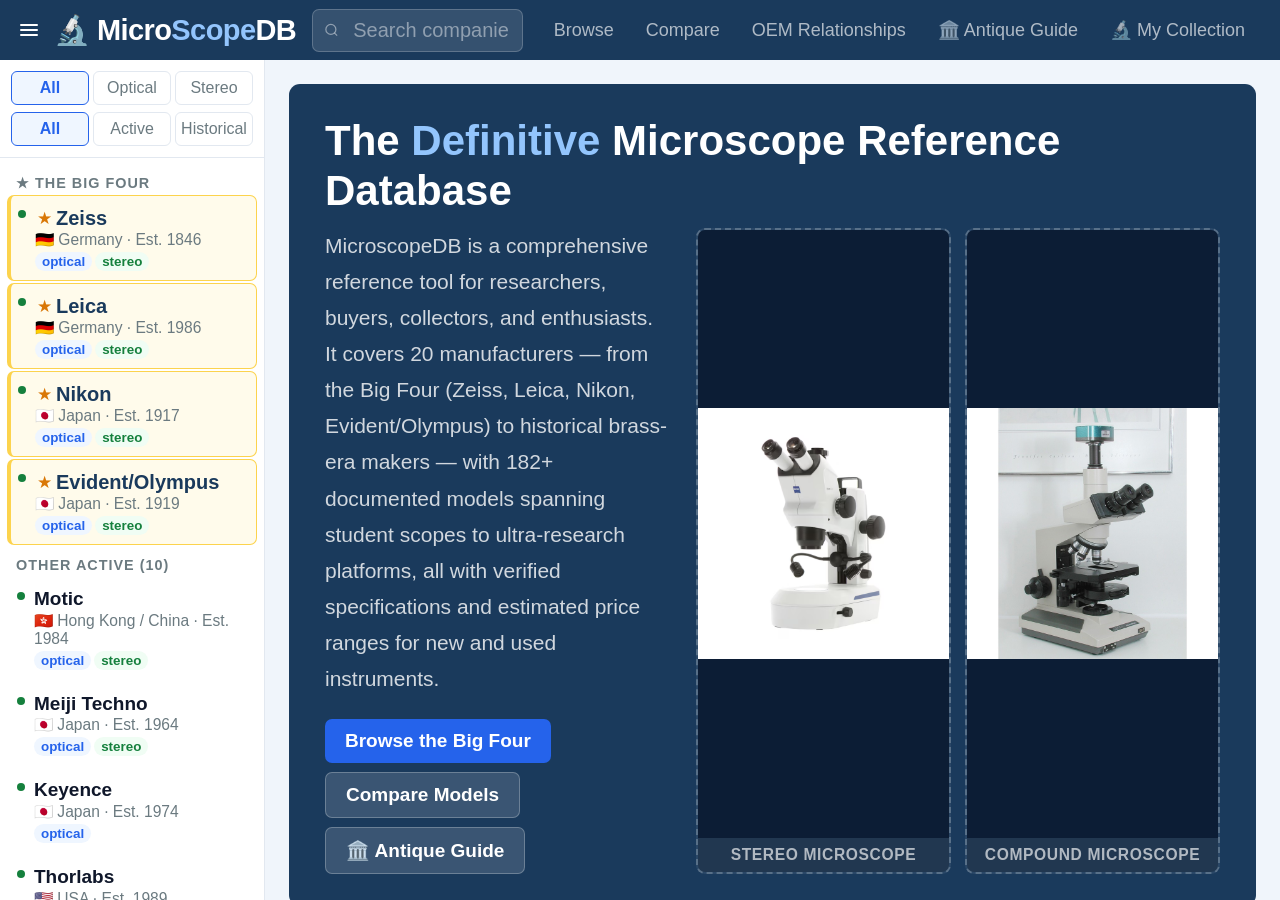
<file: MicroscopeDB(1).html>
<!DOCTYPE html>
<html lang="en">
<head>
<meta charset="UTF-8">
<meta name="viewport" content="width=device-width, initial-scale=1.0">
<title>MicroscopeDB — Microscope Reference Database</title>
<script>
// MicroscopeDB — Data File v3
// Edit this file to add/update manufacturers and models.
// Keep this file in the same folder as MicroscopeDB.html
//
// ADDING A COMPANY: { id, name, shortName, flag, country, founded, status,
//   hq, featured (true for Big Four), categories, overview,
//   oem: {acquiredBy, acquired, makesFor, madeBy, notes}, models: [...] }
//
// ADDING A MODEL: { id, name, series, type, subtype, introduced, discontinued,
//   price_tier, price_new (null if discontinued), price_used,
//   illumination, magnification, objectives, eyepieces, stage,
//   fluorescence, phase_contrast, darkfield, dic, motorized, inverted,
//   camera_port, software, applications, noteworthy, oem_source }
//
// type: "optical" | "stereo"    price_tier: "budget"|"mid"|"premium"|"ultra"
// status: "active" | "historical"
// price_new / price_used: "$X,XXX–$XX,XXX" or null if discontinued/unknown

const DB = { companies: [

// ════════════════════════════════════════════════════
// BIG FOUR — ZEISS
// ════════════════════════════════════════════════════
{id:"zeiss",name:"Carl Zeiss AG",shortName:"Zeiss",flag:"🇩🇪",country:"Germany",
 founded:1846,status:"active",featured:true,hq:"Oberkochen, Germany",
 categories:["optical","stereo"],
 overview:"Founded by optician Carl Zeiss in Jena in 1846, Carl Zeiss AG is one of the world's oldest and most respected optical manufacturers. Zeiss pioneered plan-apochromat objectives, the Axio platform, and the modern Airyscan super-resolution detector. After WWII the company split; the East German 'Carl Zeiss Jena' was reunified into Carl Zeiss AG in 1991. Their microscopy instruments span from affordable education scopes to cutting-edge research systems.",
 oem:{acquiredBy:null,acquired:["Carl Zeiss Jena (East German split, reunified 1991)"],makesFor:[],madeBy:[],notes:"Carl Zeiss Jena was the East German entity; both halves were legally reunified in 1991."},
 models:[
  // ── CURRENT ──
  {id:"zeiss-primo-star",name:"Primo Star",series:"Primo",type:"optical",subtype:"brightfield upright",
   introduced:2006,discontinued:false,price_tier:"budget",
   price_new:"$1,800–$3,200",price_used:"$400–$900",
   illumination:["LED","Halogen"],magnification:"40x–1000x",objectives:"4x/10x/40x/100x achromat",
   eyepieces:"10x/20mm",stage:"Mechanical 140×130mm",fluorescence:false,phase_contrast:true,
   darkfield:false,dic:false,motorized:false,inverted:false,camera_port:true,
   software:"ZEN Lite / Labscope",
   applications:["Education","Clinical routine","Hematology","Urinalysis"],
   noteworthy:"Arguably the most widely deployed teaching and clinical routine microscope globally. LED illumination standard since ~2012. Renowned for ergonomic Köhler setup and exceptional build quality for its price tier.",
   oem_source:null},
  {id:"zeiss-axioscope5",name:"Axioscope 5",series:"Axioscope",type:"optical",subtype:"research upright",
   introduced:2018,discontinued:false,price_tier:"mid",
   price_new:"$8,000–$22,000",price_used:"$3,500–$10,000",
   illumination:["LED (Colibri 3/7)","Halogen"],magnification:"50x–1000x",
   objectives:"Plan-Apo / EC Plan-Neofluar series",eyepieces:"10x/23mm",
   stage:"Motorized encoded (optional)",fluorescence:true,phase_contrast:true,darkfield:true,dic:true,
   motorized:true,inverted:false,camera_port:true,software:"ZEN Blue / ZEN Core",
   applications:["Materials science","Life science","Clinical pathology","Multi-contrast imaging"],
   noteworthy:"Modular upright platform fully compatible with the Colibri LED system for widefield fluorescence. Motorized version supports automated tiling and Z-stacking for large-format sample documentation.",
   oem_source:null},
  {id:"zeiss-axio-observer7",name:"Axio Observer 7",series:"Axio Observer",type:"optical",subtype:"inverted research",
   introduced:2016,discontinued:false,price_tier:"premium",
   price_new:"$35,000–$85,000",price_used:"$8,000–$28,000",
   illumination:["LED (Colibri 7)","Halogen","Laser (add-on)"],magnification:"25x–1000x",
   objectives:"Plan-Apochromat / LD Plan-Neofluar",eyepieces:"10x/23mm",
   stage:"Motorized encoded 130×100mm",fluorescence:true,phase_contrast:true,darkfield:false,dic:true,
   motorized:true,inverted:true,camera_port:true,software:"ZEN Blue / ZEN Black",
   applications:["Live cell imaging","TIRF","FRAP","Single molecule imaging","Drug screening"],
   noteworthy:"Premier Zeiss inverted research platform. Supports TIRF, PALM/STORM, and lattice light sheet add-ons. Definite Focus 2 hardware autofocus prevents Z-drift during long-term live experiments.",
   oem_source:null},
  {id:"zeiss-stereo-discovery",name:"SteREO Discovery.V20",series:"SteREO Discovery",type:"stereo",subtype:"research fluorescence stereo",
   introduced:2005,discontinued:false,price_tier:"ultra",
   price_new:"$45,000–$130,000",price_used:"$12,000–$40,000",
   illumination:["LED ring light","Fluorescence (HBO/LED)","Coaxial LED"],
   magnification:"7.5x–150x (10x ep, 1x obj; up to 225x with 1.5x obj)",
   objectives:"0.3x/0.63x/1.5x/2.3x plan-apochromat auxiliary",eyepieces:"10x/23mm",
   stage:"Large transmitted + reflected",fluorescence:true,phase_contrast:false,darkfield:false,dic:false,
   motorized:true,inverted:false,camera_port:true,software:"ZEN Blue",
   applications:["Developmental biology","Neuroscience","GFP/RFP screening","Model organisms"],
   noteworthy:"20:1 zoom ratio (zoom body 0.75x–15x). Apochromatic optics with eZoom for motorized magnification recall >99% reproducible. The benchmark fluorescence stereo for zebrafish, Drosophila, and mouse model work.",
   oem_source:null},
  {id:"zeiss-stemi508",name:"Stemi 508",series:"Stemi",type:"stereo",subtype:"zoom stereo",
   introduced:2016,discontinued:false,price_tier:"mid",
   price_new:"$1,400–$3,200",price_used:"$500–$1,400",
   illumination:["LED transmitted","LED reflected","LED ring"],
   magnification:"6.3x–50x (standard 10x/23 eyepieces; 2x–250x with auxiliary objectives)",
   objectives:"Fixed Greenough; optional PlanApo S 0.5x/1.5x/2.0x auxiliary",
   eyepieces:"10x/23mm",stage:"Foam stage / large format",
   fluorescence:false,phase_contrast:false,darkfield:false,dic:false,motorized:false,inverted:false,
   camera_port:true,software:"ZEN Lite (with optional camera)",
   applications:["QC/inspection","Dissection","Electronics","Natural history","Education"],
   noteworthy:"8:1 zoom ratio; zoom body 0.63x–5.0x. With standard 10x/23 eyepieces: 6.3x–50x. Apochromatic optics with 35° viewing angle for ergonomic extended use. Excellent for students and routine lab work.",
   oem_source:null},
  // ── HISTORICAL / COLLECTIBLE ──
  {id:"zeiss-axiophot",name:"Axiophot",series:"Axio",type:"optical",subtype:"research upright (fluorescence)",
   introduced:1984,discontinued:1998,price_tier:"premium",
   price_new:null,price_used:"$500–$1,800",
   illumination:["Halogen (transmitted)","HBO 50/100W (fluorescence)"],magnification:"12.5x–1000x",
   objectives:"Plan-Neofluar / Plan-Apochromat (Axio series)",eyepieces:"10x/25mm",
   stage:"Mechanical / motorized option",fluorescence:true,phase_contrast:true,darkfield:true,dic:true,
   motorized:false,inverted:false,camera_port:true,software:"—",
   applications:["Research","Fluorescence imaging","Neuroanatomy","Cell biology","Photomicrography"],
   noteworthy:"The Axiophot was Zeiss's flagship fluorescence research upright of the late 1980s–90s and introduced the 'Axio' naming convention still used today. Extraordinary optical quality with the Plan-Neofluar and Plan-Apo series. Highly sought on the used market for its robust build and still-excellent optics. Many units remain in active use.",
   oem_source:null},
  {id:"zeiss-axioplan",name:"Axioplan",series:"Axio",type:"optical",subtype:"research upright",
   introduced:1986,discontinued:2001,price_tier:"premium",
   price_new:null,price_used:"$800–$2,500",
   illumination:["Halogen","HBO fluorescence"],magnification:"12.5x–1000x",
   objectives:"Plan-Neofluar / Plan-Apochromat",eyepieces:"10x/25mm",
   stage:"Mechanical large format",fluorescence:true,phase_contrast:true,darkfield:true,dic:true,
   motorized:false,inverted:false,camera_port:true,software:"—",
   applications:["Research","Fluorescence","Neuroanatomy","Histology","DIC"],
   noteworthy:"The Axioplan defined research microscopy in the late 1980s and 1990s. Built to last generations — these are commonly found in used equipment markets still performing excellently. The Plan-Neofluar objectives set the standard for fluorescence imaging. Excellent value for a well-equipped research lab on a budget.",
   oem_source:null},
  {id:"zeiss-axioplan2",name:"Axioplan 2",series:"Axio",type:"optical",subtype:"research upright",
   introduced:1996,discontinued:2008,price_tier:"premium",
   price_new:null,price_used:"$1,500–$4,500",
   illumination:["Halogen","HBO 100W fluorescence","Metal halide option"],magnification:"50x–1000x",
   objectives:"Plan-Apochromat / Plan-Neofluar (improved coating)",eyepieces:"10x/25mm",
   stage:"Mechanical / optional motorized",fluorescence:true,phase_contrast:true,darkfield:true,dic:true,
   motorized:false,inverted:false,camera_port:true,software:"AxioVision (early versions)",
   applications:["Research","Fluorescence","Materials","DIC","Photomicrography"],
   noteworthy:"Updated Axioplan with improved anti-reflection coatings and better fluorescence throughput. Accepts the full range of Zeiss Axio fluorescence filter sets and condensers. Still widely used in university research departments. Compatible with early digital cameras.",
   oem_source:null},
  {id:"zeiss-axioskop",name:"Axioskop",series:"Axio",type:"optical",subtype:"research/clinical upright",
   introduced:1988,discontinued:2001,price_tier:"mid",
   price_new:null,price_used:"$400–$1,500",
   illumination:["Halogen","HBO fluorescence (optional)"],magnification:"50x–1000x",
   objectives:"Plan-Neofluar / Achroplan",eyepieces:"10x/23mm",
   stage:"Mechanical",fluorescence:true,phase_contrast:true,darkfield:true,dic:false,
   motorized:false,inverted:false,camera_port:true,software:"—",
   applications:["Research","Clinical pathology","Neuroscience","Histology","Education"],
   noteworthy:"The Axioskop was the mid-tier research/clinical upright of the late 1980s–90s. Simpler than the Axiophot but using the same outstanding Zeiss optics. Hundreds of thousands sold worldwide. One of the most common used scopes available. Very affordable entry into Zeiss optics.",
   oem_source:null},
  {id:"zeiss-axioskop2",name:"Axioskop 2 Plus",series:"Axio",type:"optical",subtype:"research upright",
   introduced:1999,discontinued:2012,price_tier:"mid",
   price_new:null,price_used:"$800–$2,800",
   illumination:["Halogen","HBO fluorescence"],magnification:"50x–1000x",
   objectives:"Plan-Neofluar / Plan-Apochromat",eyepieces:"10x/23mm",
   stage:"Mechanical / motorized option",fluorescence:true,phase_contrast:true,darkfield:true,dic:true,
   motorized:false,inverted:false,camera_port:true,software:"AxioVision",
   applications:["Research","Neuroscience","Electrophysiology","Histology","Multi-contrast"],
   noteworthy:"Updated Axioskop with expanded contrast methods and better fluorescence capability. Very popular for electrophysiology labs due to the low-stage ergonomic design. Accepts full Zeiss fluorescence module set. Excellent used value with broad parts availability.",
   oem_source:null},
  {id:"zeiss-axiovert100",name:"Axiovert 100",series:"Axio",type:"optical",subtype:"inverted research",
   introduced:1987,discontinued:1999,price_tier:"premium",
   price_new:null,price_used:"$400–$2,000",
   illumination:["Halogen","HBO fluorescence"],magnification:"50x–1000x",
   objectives:"Plan-Neofluar LD (long working distance)",eyepieces:"10x/23mm",
   stage:"Mechanical 180×160mm",fluorescence:true,phase_contrast:true,darkfield:false,dic:true,
   motorized:false,inverted:true,camera_port:true,software:"—",
   applications:["Live cell culture","Cell biology","Phase contrast of cultures","Timelapse (film era)"],
   noteworthy:"Zeiss's first major inverted research platform in the modern era. Used in virtually every cell biology laboratory of the late 1980s–1990s. LWD objectives allow phase contrast imaging of cells in standard culture vessels. Still widely available and functional on the used market.",
   oem_source:null},
  {id:"zeiss-axiovert200m",name:"Axiovert 200M",series:"Axio",type:"optical",subtype:"motorized inverted research",
   introduced:2001,discontinued:2012,price_tier:"premium",
   price_new:null,price_used:"$2,500–$7,500",
   illumination:["Halogen","HBO 100W / Metal halide fluorescence","Laser (add-on)"],
   magnification:"25x–1000x",objectives:"Plan-Apochromat / Plan-Neofluar LD",eyepieces:"10x/23mm",
   stage:"Motorized 130×100mm, encoded",fluorescence:true,phase_contrast:true,darkfield:false,dic:true,
   motorized:true,inverted:true,camera_port:true,software:"AxioVision",
   applications:["Live cell","Timelapse","TIRF (add-on)","Cell biology","Drug discovery"],
   noteworthy:"The motorized Axiovert 200M was the benchmark inverted platform of the early 2000s — predecessor to the Axio Observer. Fully automated for multi-position timelapse. Still in use in many labs. Software is outdated but hardware remains excellent. Strong used market value.",
   oem_source:null},
  {id:"zeiss-stemi-sv11",name:"Stemi SV11",series:"Stemi SV",type:"stereo",subtype:"research zoom stereo",
   introduced:1985,discontinued:2005,price_tier:"premium",
   price_new:null,price_used:"$1,200–$3,800",
   illumination:["Halogen (external)","Fluorescence option"],
   magnification:"6.6x–120x (with auxiliary objectives)",
   objectives:"0.5x–2.0x auxiliary",eyepieces:"10x/23mm",
   stage:"Large format transmitted + reflected",fluorescence:true,phase_contrast:false,darkfield:false,dic:false,
   motorized:false,inverted:false,camera_port:true,software:"—",
   applications:["Developmental biology","Fluorescence screening","Dissection","Model organisms"],
   noteworthy:"The SV11 was the predecessor to the SteREO Discovery series. 11.5:1 zoom ratio with true apochromatic optics — the first Zeiss stereo capable of widefield fluorescence. Used extensively for early zebrafish and Drosophila fluorescence screening. Highly sought for fluorescence stereomicroscopy on a budget.",
   oem_source:null},
  {id:"zeiss-stemi2000c",name:"Stemi 2000-C",series:"Stemi",type:"stereo",subtype:"zoom stereo",
   introduced:1998,discontinued:2010,price_tier:"mid",
   price_new:null,price_used:"$700–$2,500",
   illumination:["Halogen ring + transmitted","LED upgrade possible"],
   magnification:"7x–45x (10x eyepieces)",objectives:"Fixed Greenough; 0.63x/1.0x/1.5x/2.0x auxiliary",
   eyepieces:"10x/23mm",stage:"Flat base / stand options",
   fluorescence:false,phase_contrast:false,darkfield:false,dic:false,motorized:false,inverted:false,
   camera_port:true,software:"—",
   applications:["QC inspection","Dissection","Electronics","Natural history","Education"],
   noteworthy:"Practical successor to the Stemi SV6. Very rugged and popular in industrial and university settings through the 2000s. Excellent optical quality for a fixed-objective zoom stereo. LED upgrades are available, making these highly usable second-hand instruments.",
   oem_source:null},

{id:"zeiss-standard-gf",name:"Standard GF",series:"Standard",type:"optical",subtype:"early West German upright binocular",
   introduced:1949,discontinued:1955,price_tier:"mid",
   price_new:null,price_used:"$300–$700",
   illumination:["Removable plug-in illuminator (fits concave base depression)","Manual twist on/off switch on lamp housing","Direct wall plug (no separate transformer)","Optional external mirror for daylight use"],
   magnification:"40x–1000x (4x–100x objectives, 10x eyepieces)",
   objectives:"Zeiss 160mm RMS objectives — Achromat, Planachromat, Neofluar, Apochromat series",
   eyepieces:"C 10x (23.2mm tube diameter); Huygens or Periplan 10x; upgradeable to KPL compensating eyepieces",
   stage:"Mechanical 130×90mm; coarse + fine focus; sub-stage condenser with swing-out",
   fluorescence:false,phase_contrast:true,darkfield:true,dic:false,
   motorized:false,inverted:false,camera_port:false,
   software:"—",
   applications:["Clinical pathology","Education","Research","Histology","Hematology","Natural history","Photomicrography"],
   noteworthy:"IDENTIFIED INSTRUMENT — Owner SN 2075589: This is a West German Carl Zeiss (Oberkochen) Standard GF, manufactured approximately 1950–1954. Identification confirmed by four converging physical clues: (1) Markings read ‘Carl Zeiss, Germany’ without ‘Jena’ — definitively West German post-war production from Oberkochen, not pre-war or East German. (2) Jet-black enamel finish — Oberkochen used black enamel for its first-generation post-war Standards; the transition to grey/cream finish occurred ~1955–56. (3) Concave base depression with removable plug-in illuminator and twist on/off switch — the signature of the GF (‘Grundform’ = basic form) stand, which preceded the GFL (‘Leuchte’ = built-in light). (4) Binocular head part number 402-9316 — three-digit-dash-four-digit format is characteristic of West German Zeiss component numbering. The GF is the ‘missing link’ between the pre-war black Jena scopes and the post-1955 grey GFL: it has the classic black aesthetic but uses fully modern 160mm RMS West German optics, making it the most accessible vintage Zeiss for modern use. Eyepieces: C 10x (no city markings on eyepieces is normal for this era). Serial number note: West German Oberkochen serial numbering for this early period does not follow the well-documented East German Jena chart; the 2-million range for Oberkochen instruments places this in the early-to-mid 1950s production window. For exact date confirmation, contact the Zeiss Archive (zeiss.com → Corporate → History → Archives) with the serial number and photographs.",
   objective_guide:{
     warning:"Verify thread standard before purchasing objectives. Most Standard GF scopes use RMS thread (20.32mm), but confirm by measuring an existing objective or nosepiece. All use 160mm finite tube length — do NOT use infinity-corrected (∞) objectives.",
     tube_length:"160mm finite. Compatible with a vast range of objectives across 70+ years of production.",
     thread:"RMS — 20.32mm diameter, 0.706mm pitch. Fits the majority of vintage and modern objectives.",
     parfocal:"45mm standard (Zeiss). Objectives from the 1950s through the 1980s in the 160mm / RMS standard are generally parfocal to each other.",
     compatible_series:[
       {name:"Achromat",code:"Achr",note:"Standard achromatic objectives. Very common and affordable on eBay ($10–40 each). Sufficient for routine brightfield. Originally supplied with this scope."},
       {name:"Planachromat (Plan)",code:"Plan / PL",note:"Flat-field achromat. Superior field flatness — the entire image is in focus simultaneously. Important for photography. Modest upgrade in cost."},
       {name:"Neofluar",code:"Neofluar / Neo",note:"Fluorite semi-apochromat. Superior color correction, higher NA, and better contrast. The best practical upgrade for this scope. Important: inspect for delamination — a known issue on older Neofluar optics. Hold up to a light source and look for haze or bubbles inside."},
       {name:"Apochromat",code:"Apo",note:"Highest correction. Expensive. Pair with KPL compensating eyepieces for full optical correction on this finite-tube system."},
       {name:"KPL Eyepieces (upgrade)",code:"KPL",note:"Kompensierende Plan eyepieces. Zeiss’s top-tier eyepieces for 160mm systems. Correct residual chromatic aberration of Neofluar and Apo objectives. 23.2mm tube diameter — drop-in compatible with your scope."}
     ],
     incompatible:[
       "Infinity-corrected (∞) Zeiss ICS objectives — wrong tube length (produced from ~1990 onward)",
       "Objectives with M27 thread (some modern Zeiss) — thread mismatch",
       "Nikon CFI objectives — different thread (M25) and parfocal system",
       "Olympus UIS/UIS2 objectives — infinity corrected, wrong system",
       "Leica objectives — M25 thread"
     ],
     buying_tips:"Search eBay for ‘Zeiss 160mm objective’ or ‘Zeiss Achromat 160 RMS’ or ‘Zeiss Neofluar 160’. Confirm the listing shows tube length ‘160’ (not ‘∞’). Most period-correct Zeiss 160mm objectives sell for $20–80 each. The Neofluar series is the best upgrade but always request clear photos of the glass before buying.",
     identification_resources:"(1) Zeiss Archive: zeiss.com → Corporate → History → Archives. Provide SN 2075589 + photographs. They can confirm exact model and production year. (2) Zeiss Historica Society (zeisshistorica.org) — active collector community with serial number databases. (3) Microscopy Forum at microbehunter.com — post photos for community identification."
   },
   accessories:{
     illumination:[
       {name:"Original plug-in illuminator",note:"Fits the concave base depression. Twist on/off switch. Direct 110V wall plug. Likely uses a 6V 15W or 110V 15W incandescent bulb. Check cord condition — 70-year-old rubber insulation can become brittle or sticky. Re-wire if cracked."},
       {name:"LED retrofit",note:"Many hobbyists install LED plug-in retrofits for the Zeiss Standard base depression. Search ‘Zeiss Standard LED retrofit’. Provides daylight-balanced light and runs cool."},
       {name:"Replacement bulb",note:"Search ‘Zeiss 6V 15W microscope bulb’ or ‘110V 15W bayonet microscope lamp’. Measure the socket type before ordering."}
     ],
     condensers:[
       {name:"Abbe condenser NA 1.25",note:"Standard for this era. Widely available on eBay for $20–60. Look for original Zeiss Abbe condensers from the same period."},
       {name:"Achromatic condenser",note:"Superior optical quality to Abbe; reduces color fringing at high NA. Worth the upgrade if doing photomicrography."}
     ],
     eyepieces:[
       {name:"C 10x (original)",note:"Your current eyepieces. 23.2mm tube diameter. Functional and correct for the scope."},
       {name:"KPL 10x compensating",note:"Zeiss top-tier 160mm system eyepiece. 23.2mm tube. Provides best correction with Neofluar or Apo objectives."},
       {name:"KPL W 10x wide-field",note:"Wide-field compensating eyepiece. Larger field of view than standard KPL."}
     ],
     cameras:[
       {name:"Eyepiece USB camera",note:"Simple USB eyepiece cameras (AmScope, Omax, Bresser) fit the 23.2mm eyepiece tube directly — no modification needed. Adequate for documentation at modest cost."},
       {name:"Trinocular adapter",note:"If a trinocular port is present, C-mount adapters with appropriate photo eyepiece allow DSLR or mirrorless camera attachment."}
     ]
   },
   oem_source:null},

{id:"zeiss-standard-wl",name:"Standard WL",series:"Standard",type:"optical",subtype:"research / routine upright",
   introduced:1970,discontinued:true,price_tier:"mid",
   price_new:null,price_used:"$150–$600",
   illumination:["Halogen 6V/15W (built-in)","HBO fluorescence"],
   magnification:"25x–1000x (2.5x–100x objectives, 10x eyepieces)",
   objectives:"Plan-Neofluar / Achroplan (160mm tube, RMS thread); phase contrast available",
   eyepieces:"10x/20mm; binocular or trinocular",stage:"Mechanical 130x90mm; optional rotating stage",
   fluorescence:true,phase_contrast:true,darkfield:true,dic:true,
   motorized:false,inverted:false,camera_port:true,
   software:"—",
   applications:["Research","Clinical pathology","Fluorescence","DIC","Photomicrography","Polarization"],
   noteworthy:"The Standard WL was the late-era flagship of the Standard series and the bridge to the Axioplan generation. Combines the removable nosepiece of the Standard 18 with elements of the large Universal/Photomicroscope. Accepts the full Zeiss 160mm accessory range including Optovar magnification changer. Note: some WL optical components (Neofluar objectives and DIC prisms) are prone to delamination — inspect before purchasing.",
   oem_source:null},

  {id:"zeiss-axiovert35",name:"Axiovert 35",series:"Axiovert",type:"optical",subtype:"inverted routine",
   introduced:1980,discontinued:true,price_tier:"mid",
   price_new:null,price_used:"$200–$700",
   illumination:["Halogen 6V/20W","HBO fluorescence (optional)"],
   magnification:"50x–400x (5x–40x LD objectives, 10x eyepieces)",
   objectives:"LD Plan-Neofluar 5x/10x/20x/40x (160mm, long working distance)",
   eyepieces:"10x/20mm; binocular standard",stage:"Mechanical 190x130mm",
   fluorescence:true,phase_contrast:true,darkfield:false,dic:false,
   motorized:false,inverted:true,camera_port:true,
   software:"—",
   applications:["Cell culture","Tissue culture","Phase contrast of living cells","IVF","Clinical cytology"],
   noteworthy:"The Axiovert 35 was Zeiss's standard inverted microscope of the 1980s, used in virtually every cell biology and IVF lab equipped with Zeiss instruments. LD (long distance) Plan-Neofluar objectives for imaging cells in standard culture vessels. Fluorescence option widely added. Predecessor to the Axiovert 100. Very common on the used market.",
   oem_source:null},

  {id:"zeiss-axiolab",name:"Axiolab",series:"Axio",type:"optical",subtype:"routine clinical / education upright",
   introduced:1994,discontinued:true,price_tier:"budget",
   price_new:null,price_used:"$250–$800",
   illumination:["Halogen 6V/20W","LED (later versions)"],
   magnification:"40x–1000x (4x–100x objectives, 10x eyepieces)",
   objectives:"EC Plan-Neofluar (ICS infinity corrected)",
   eyepieces:"10x/20mm; binocular 30°",stage:"Mechanical",
   fluorescence:false,phase_contrast:true,darkfield:false,dic:false,
   motorized:false,inverted:false,camera_port:true,
   software:"—",
   applications:["Medical education","Clinical routine","Hematology","Basic research"],
   noteworthy:"The Axiolab introduced the ICS (Infinity Color-Corrected System) optics to Zeiss's routine instruments. Compact, ergonomic, and durable. Widely adopted in European medical schools and NHS hospitals as a replacement for the aging Standard series. The Axiolab E continued into the 2010s.",
   oem_source:null},

  {id:"zeiss-axiostar",name:"Axiostar Plus",series:"Axio",type:"optical",subtype:"routine upright",
   introduced:1997,discontinued:true,price_tier:"mid",
   price_new:null,price_used:"$350–$1,100",
   illumination:["Halogen 6V/30W"],
   magnification:"40x–1000x (4x–100x ICS objectives, 10x eyepieces)",
   objectives:"EC Plan-Neofluar / Plan-Achrostat (ICS infinity corrected)",
   eyepieces:"10x/20mm; binocular 30°",stage:"Mechanical",
   fluorescence:true,phase_contrast:true,darkfield:true,dic:false,
   motorized:false,inverted:false,camera_port:true,
   software:"AxioVision",
   applications:["Routine pathology","Education","Clinical labs","Multi-contrast research"],
   noteworthy:"Zeiss's mid-tier routine upright of the late 1990s–2000s, between the Axiolab and Axioskop 2. Phase contrast, fluorescence, and darkfield available. ICS optics. Widely found in European university teaching labs and hospital pathology departments.",
   oem_source:null},

  {id:"zeiss-axio-imager",name:"AxioImager A1/Z1",series:"Axio Imager",type:"optical",subtype:"research upright (ICS)",
   introduced:2006,discontinued:false,price_tier:"premium",
   price_new:"$12,000–$35,000",price_used:"$2,500–$12,000",
   illumination:["Halogen 12V/100W","Metal Halide","Colibri LED fluorescence"],
   magnification:"25x–1000x (2.5x–100x objectives, 10x/23mm eyepieces)",
   objectives:"Plan-Apochromat / EC Plan-Neofluar (ICS, M27 thread)",
   eyepieces:"10x/23mm; binocular or trinocular",stage:"Motorized encoded (Z1); manual (A1)",
   fluorescence:true,phase_contrast:true,darkfield:true,dic:true,
   motorized:true,inverted:false,camera_port:true,
   software:"ZEN Blue / ZEN Core",
   applications:["Research","Materials science","Neuroscience","Digital pathology","Multi-contrast imaging"],
   noteworthy:"The AxioImager replaced the Axioplan 2 as Zeiss's flagship research upright. A1 is manual; Z1 is fully motorized with encoded stage for multi-position and Z-stack experiments. Full ICS optics with M27 thread objectives. ApoTome structured illumination available. Still widely in use in research institutions globally.",
   oem_source:null},

  {id:"zeiss-axio-scope",name:"Axio Scope.A1",series:"Axio Scope",type:"optical",subtype:"modular routine / education upright",
   introduced:2011,discontinued:false,price_tier:"mid",
   price_new:"$3,500–$9,000",price_used:"$700–$3,000",
   illumination:["Halogen 6V/30W","LED"],
   magnification:"40x–1000x (4x–100x objectives, 10x/20mm eyepieces)",
   objectives:"EC Plan-Neofluar / Plan-Achrostat (ICS)",
   eyepieces:"10x/20mm; binocular 30°; rotating head",stage:"Mechanical; optional motorized",
   fluorescence:true,phase_contrast:true,darkfield:true,dic:false,
   motorized:false,inverted:false,camera_port:true,
   software:"ZEN Lite / ZEN Core",
   applications:["University teaching","Clinical labs","Multi-contrast biology","Industrial QC"],
   noteworthy:"Zeiss's current mid-tier modular upright, designed to accept the same filter and contrast accessories as the AxioImager at a lower price point. Widely adopted in university teaching labs as a step up from the Primo Star.",
   oem_source:null},

  {id:"zeiss-axio-lab",name:"Axio Lab.A1",series:"Axio Lab",type:"optical",subtype:"routine / education upright",
   introduced:2012,discontinued:false,price_tier:"budget",
   price_new:"$1,800–$4,000",price_used:"$400–$1,400",
   illumination:["LED (standard)"],
   magnification:"40x–1000x (4x–100x objectives, 10x/20mm eyepieces)",
   objectives:"A-Plan / EC Plan-Neofluar (ICS)",
   eyepieces:"10x/20mm; binocular 30°; 360° rotatable",stage:"Mechanical",
   fluorescence:false,phase_contrast:true,darkfield:false,dic:false,
   motorized:false,inverted:false,camera_port:true,
   software:"ZEN Lite",
   applications:["Medical education","Clinical routine","Hematology","Basic biology"],
   noteworthy:"Replaced the Axiolab E as Zeiss's entry clinical/education upright. Full LED illumination standard. Simple, ergonomic, durable — designed for high-volume student and clinical use.",
   oem_source:null},

  {id:"zeiss-axio-vert",name:"Axio Vert.A1",series:"Axio Vert",type:"optical",subtype:"inverted routine",
   introduced:2011,discontinued:false,price_tier:"mid",
   price_new:"$4,000–$10,000",price_used:"$800–$3,200",
   illumination:["Halogen 6V/30W","LED"],
   magnification:"40x–400x (4x–40x LWD objectives, 10x/20mm eyepieces)",
   objectives:"LD Plan-Neofluar / EC Plan-Neofluar LD (ICS, long working distance)",
   eyepieces:"10x/20mm; binocular",stage:"Mechanical 145x105mm",
   fluorescence:true,phase_contrast:true,darkfield:false,dic:false,
   motorized:false,inverted:true,camera_port:true,
   software:"ZEN Lite",
   applications:["Cell culture QC","Tissue culture","IVF","Basic live cell","Phase contrast of cultures"],
   noteworthy:"Replaced the aging Axiovert 25/40 as Zeiss's routine inverted. ICS optics with fluorescence and phase contrast available. Compact footprint. Used in IVF clinics, biotech cell culture labs, and academic cell biology courses.",
   oem_source:null},

  {id:"zeiss-stemi1000",name:"Stemi 1000",series:"Stemi",type:"stereo",subtype:"zoom stereo",
   introduced:1993,discontinued:true,price_tier:"mid",
   price_new:null,price_used:"$300–$900",
   illumination:["Halogen (ring + transmitted base)"],
   magnification:"7x–45x (standard 10x/20mm eyepieces)",
   objectives:"Fixed Greenough zoom body 0.7x–4.5x (6.4:1 ratio)",
   eyepieces:"10x/20mm",stage:"Flat base; various stands",
   fluorescence:false,phase_contrast:false,darkfield:false,dic:false,
   motorized:false,inverted:false,camera_port:true,
   software:"—",
   applications:["QC inspection","Dissection","Electronics","Education","Natural history"],
   noteworthy:"Zeiss's entry stereo in the 1990s–early 2000s. Greenough optical design. Simple, durable, and widely sold to European schools and industrial QC labs. Succeeded by the Stemi 2000 series.",
   oem_source:null},

  {id:"zeiss-stemi305",name:"Stemi 305",series:"Stemi",type:"stereo",subtype:"zoom stereo (Greenough)",
   introduced:2017,discontinued:false,price_tier:"budget",
   price_new:"$800–$1,800",price_used:"$250–$700",
   illumination:["LED ring + transmitted LED"],
   magnification:"8x–40x (5:1 zoom; standard 10x/21mm eyepieces)",
   objectives:"Fixed Greenough zoom body 0.8x–4.0x",
   eyepieces:"10x/21mm",stage:"Flat base; track stand option",
   fluorescence:false,phase_contrast:false,darkfield:false,dic:false,
   motorized:false,inverted:false,camera_port:true,
   software:"ZEN Lite",
   applications:["Education","QC inspection","Electronics","Natural history","Hobbyist"],
   noteworthy:"Zeiss's current entry-level Greenough zoom stereo. Very compact and affordable, positioned below the Stemi 508. Fully LED. Widely adopted in university introductory biology courses. Compatible with the EyeEss document camera attachment.",
   oem_source:null},

  {id:"zeiss-stereo-v8",name:"SteREO Discovery.V8",series:"SteREO Discovery",type:"stereo",subtype:"research stereo",
   introduced:2004,discontinued:false,price_tier:"premium",
   price_new:"$12,000–$40,000",price_used:"$2,500–$10,000",
   illumination:["LED ring","HBO/LED fluorescence","Coaxial LED"],
   magnification:"8x–100x (10x eyepieces, 1x obj; up to 160x with 1.6x obj; 8:1 zoom)",
   objectives:"0.5x/1.0x/1.6x plan-apochromat auxiliary",
   eyepieces:"10x/23mm",stage:"Large format transmitted + reflected",
   fluorescence:true,phase_contrast:false,darkfield:false,dic:false,
   motorized:false,inverted:false,camera_port:true,
   software:"ZEN Blue",
   applications:["Developmental biology","Fluorescence screening","Model organisms","Natural history"],
   noteworthy:"The lower-cost sibling in the SteREO Discovery line. 8:1 manual zoom. Accepts the same auxiliary objectives and accessories as the V12/V20. Full fluorescence capability. Widely used in developmental biology labs on tighter budgets.",
   oem_source:null},

  {id:"zeiss-stereo-v12",name:"SteREO Discovery.V12",series:"SteREO Discovery",type:"stereo",subtype:"research stereo",
   introduced:2005,discontinued:false,price_tier:"premium",
   price_new:"$20,000–$65,000",price_used:"$4,500–$18,000",
   illumination:["LED ring","HBO/LED fluorescence","Coaxial LED"],
   magnification:"7.5x–100x (10x eyepieces, 1x obj; up to 160x with 1.6x obj; 12:1 zoom)",
   objectives:"0.5x/1.0x/1.6x plan-apochromat auxiliary",
   eyepieces:"10x/23mm",stage:"Large format",
   fluorescence:true,phase_contrast:false,darkfield:false,dic:false,
   motorized:true,inverted:false,camera_port:true,
   software:"ZEN Blue",
   applications:["Developmental biology","Fluorescence screening","Model organisms","Neuroscience"],
   noteworthy:"12:1 motorized zoom. Mid-tier in the SteREO Discovery line between the V8 and V20. Motorized zoom with eZoom for reproducible magnification recall. Full fluorescence capability. PlasDIC for plastic culture vessels. Very widely used in developmental biology and model organism research.",
   oem_source:null}
,

{id:"zeiss-sv6",name:"Stemi SV6",series:"Stemi",type:"stereo",subtype:"zoom stereo (CMO, mid-tier)",
   introduced:1993,discontinued:false,price_tier:"mid",
   price_new:"$1,200–$3,500",price_used:"$300–$1,100",
   illumination:["Halogen (ring + transmitted base)"],
   magnification:"6x–50x (continuous zoom; 10x/20mm eyepieces; 8.3:1 zoom ratio; click-stops optional)",
   objectives:"CMO zoom body 0.6x–5.0x; 0.5x/1.5x/2x auxiliary objectives",
   eyepieces:"10x/20mm; binocular or trinocular 45 degree",stage:"Flat base; various stand options",
   fluorescence:false,phase_contrast:false,darkfield:false,dic:false,
   motorized:false,inverted:false,camera_port:true,
   software:"—",
   applications:["QC inspection","Dissection","Electronics","Embryology","Education","Natural history"],
   noteworthy:"The Stemi SV6 is Zeiss mid-tier CMO (Common Main Objective / parallel optics) stereo, positioned between the entry Stemi 2000 (Greenough) and the flagship SV11. 8.3:1 zoom with optional click-stops for reproducible magnification recall. CMO design gives superior image brightness and flatness vs. Greenough at equivalent magnification. Binocular and trinocular heads available. Compatible with SV11 objective and accessory system. Widely used in European industrial QC, IVF labs, and biology departments.",
   oem_source:null},

  {id:"zeiss-dv4",name:"Stemi DV4",series:"Stemi",type:"stereo",subtype:"zoom stereo (Greenough, education)",
   introduced:2000,discontinued:false,price_tier:"budget",
   price_new:"$400–$900",price_used:"$100–$350",
   illumination:["LED ring + transmitted LED (modern); Halogen (early versions)"],
   magnification:"8x–32x (4:1 zoom ratio; fixed 10x eyepieces)",
   objectives:"Fixed Greenough Double-lens-Vario zoom body; 0.5x/2x auxiliary",
   eyepieces:"Fixed 10x (built-in, not removable on standard version)",stage:"Flat base (C-stand)",
   fluorescence:false,phase_contrast:false,darkfield:false,dic:false,
   motorized:false,inverted:false,camera_port:false,
   software:"—",
   applications:["Education","Basic dissection","QC","Natural history","Hobbyist"],
   noteworthy:"The DV4 is Zeiss most affordable stereo — a compact sealed-optic Greenough scope with fixed integrated 10x eyepieces. The Double-lens-Vario design provides a sealed optical body resistant to dust and humidity. 4:1 zoom ratio (8x–32x). Simple and extremely durable for student use. A DV4 SPOT variant with fiber-optic cold-light illumination was offered for brighter incident illumination in demanding inspection work.",
   oem_source:null}

]},

// ════════════════════════════════════════════════════
// BIG FOUR — LEICA
// ════════════════════════════════════════════════════
{id:"leica",name:"Leica Microsystems",shortName:"Leica",flag:"🇩🇪",country:"Germany",
 founded:1986,status:"active",featured:true,hq:"Wetzlar, Germany",
 categories:["optical","stereo"],
 overview:"Leica Microsystems was formed in 1986 through the merger of Ernst Leitz Wetzlar GmbH (founded 1849) and Wild Heerbrugg AG. Reichert-Jung and the Bausch & Lomb Stereozoom line were subsequently absorbed. Leica is now owned by Danaher Corporation (since 2011). The company carries the optical heritage of Leitz (oil-immersion pioneers, 1878), Wild (Swiss precision stereos), and B&L (Stereozoom inventors, 1947).",
 oem:{acquiredBy:"Danaher Corporation (2011)",acquired:["Wild Heerbrugg AG (1990)","Ernst Leitz Wetzlar (1986 founding)","Reichert-Jung (1990)","Bausch & Lomb Stereozoom line (~1990)"],makesFor:[],madeBy:["Labomed / Labo America (OEM manufacturer for select educational models)"],notes:"Leica Camera AG is an entirely separate company from Leica Microsystems. Labomed has manufactured OEM educational instruments for Leica including CME and DME equivalents."},
 models:[
  // ── CURRENT ──
  {id:"leica-dm750",name:"DM750",series:"DM",type:"optical",subtype:"clinical upright",
   introduced:2011,discontinued:false,price_tier:"budget",
   price_new:"$1,500–$2,800",price_used:"$400–$900",
   illumination:["LED"],magnification:"40x–1000x",objectives:"HI Plan achromat 4x/10x/40x/100x",
   eyepieces:"10x/18mm",stage:"Mechanical 76×30mm",fluorescence:false,phase_contrast:true,
   darkfield:false,dic:false,motorized:false,inverted:false,camera_port:true,software:"LAS EZ",
   applications:["Medical education","Clinical routine","Urinalysis","Hematology"],
   noteworthy:"Ergonomic slim-pillar design with ICC50 camera integration and full LED illumination. Widely adopted in clinical and university teaching labs across Europe and North America.",
   oem_source:null},
  {id:"leica-dmi8",name:"DMi8",series:"DMi",type:"optical",subtype:"inverted modular",
   introduced:2015,discontinued:false,price_tier:"premium",
   price_new:"$25,000–$65,000",price_used:"$6,000–$20,000",
   illumination:["LED (EL6000/CorrLight)","Laser add-on"],magnification:"25x–1000x",
   objectives:"HC PL FLUOTAR / HC PL APO series",eyepieces:"10x/22mm",
   stage:"Motorized 150×100mm",fluorescence:true,phase_contrast:true,darkfield:false,dic:true,
   motorized:true,inverted:true,camera_port:true,software:"LAS X",
   applications:["Live cell biology","Timelapse imaging","TIRF","High-content screening"],
   noteworthy:"Industry-leading modular 'snap-in' platform. Accepts widefield, TIRF, confocal, light sheet, and super-resolution modules on a single stand without optical compromise.",
   oem_source:null},
  {id:"leica-thunder",name:"THUNDER Imager",series:"THUNDER",type:"optical",subtype:"widefield + computational clearing",
   introduced:2018,discontinued:false,price_tier:"premium",
   price_new:"$25,000–$60,000",price_used:"$8,000–$22,000",
   illumination:["LED (EL6000)"],magnification:"50x–1000x",
   objectives:"HC PL APO series",eyepieces:"10x/22mm",
   stage:"Motorized",fluorescence:true,phase_contrast:true,darkfield:false,dic:true,
   motorized:true,inverted:false,camera_port:true,software:"LAS X with THUNDER GDQ algorithm",
   applications:["3D tissues","Organoids","Embryos","Model organisms","Live 3D imaging"],
   noteworthy:"Uses Computational Clearing (GDQ) to remove out-of-focus haze in real time, delivering confocal-like image quality from a widefield instrument at much higher speed.",
   oem_source:null},
  {id:"leica-m205fa",name:"M205 FA",series:"M",type:"stereo",subtype:"fluorescence stereo / macroscope",
   introduced:2010,discontinued:false,price_tier:"ultra",
   price_new:"$50,000–$120,000",price_used:"$15,000–$42,000",
   illumination:["LED (reflected + transmitted)","EL6000 fluorescence module"],
   magnification:"7.8x–160x (10x ep, 1x PlanAPO; 1280x max with full optics)",
   objectives:"0.5x/0.63x/0.8x/1.0x/1.6x/2.0x planapochromat",eyepieces:"10x/23mm",
   stage:"Large format 210×210mm",fluorescence:true,phase_contrast:false,darkfield:true,dic:false,
   motorized:true,inverted:false,camera_port:true,software:"LAS X",
   applications:["Developmental biology","Zebrafish","Drosophila","Neuroscience","Fluorescence screening"],
   noteworthy:"20.5:1 zoom ratio — the world's first fluorescence stereo at this zoom range. FusionOptics uses separate channels for high resolution (right eye) and high depth of field (left eye). TripleBeam fluorescence eliminates background noise via a dedicated third beam path.",
   oem_source:null},
  {id:"leica-s9e",name:"S9 E",series:"S",type:"stereo",subtype:"entry zoom stereo",
   introduced:2011,discontinued:false,price_tier:"budget",
   price_new:"$1,200–$2,500",price_used:"$400–$900",
   illumination:["LED ring + LED transmitted"],magnification:"6.7x–45x (10x eyepieces)",
   objectives:"Fixed (Greenough system)",eyepieces:"10x/21mm",
   stage:"Foam / universal stage",fluorescence:false,phase_contrast:false,darkfield:false,dic:false,
   motorized:false,inverted:false,camera_port:true,software:"—",
   applications:["QC inspection","Dissection","Electronics","Natural history"],
   noteworthy:"Greenough optical system with excellent ergonomics and robust Leica build quality. Great value for non-fluorescence stereo work. Widely used in European industrial and educational settings.",
   oem_source:null},
  // ── HISTORICAL / COLLECTIBLE ──
  {id:"leica-dmls",name:"DMLS",series:"DM",type:"optical",subtype:"clinical/lab upright",
   introduced:1991,discontinued:2003,price_tier:"budget",
   price_new:null,price_used:"$250–$750",
   illumination:["Halogen 12V/100W"],magnification:"40x–1000x",
   objectives:"N Plan achromat / HI Plan achromat",eyepieces:"10x/18mm",
   stage:"Mechanical",fluorescence:false,phase_contrast:true,darkfield:false,dic:false,
   motorized:false,inverted:false,camera_port:true,software:"—",
   applications:["Clinical labs","Medical education","Hematology","Urinalysis"],
   noteworthy:"Leica's entry-level clinical scope of the 1990s. Widely sold to hospitals, clinics, and universities across Europe. Excellent Leica build quality at a budget price point. Parts still available. Ideal second-hand scope for routine clinical work.",
   oem_source:null},
  {id:"leica-dmlb",name:"DMLB",series:"DM",type:"optical",subtype:"research upright",
   introduced:1993,discontinued:2003,price_tier:"mid",
   price_new:null,price_used:"$600–$1,900",
   illumination:["Halogen 12V/100W","HBO 100W fluorescence"],
   magnification:"50x–1000x",objectives:"HC PL Fluotar / N Plan Achromat",eyepieces:"10x/22mm",
   stage:"Mechanical / optional motorized",fluorescence:true,phase_contrast:true,darkfield:true,dic:false,
   motorized:false,inverted:false,camera_port:true,software:"—",
   applications:["Research","Histology","Fluorescence","Multi-contrast","Clinical pathology"],
   noteworthy:"The DMLB was Leica's primary research brightfield/fluorescence upright of the 1990s. The HC PL Fluotar objectives provide excellent fluorescence throughput. Very widely used in European research institutions. Affordable entry into high-quality Leica optics on the used market.",
   oem_source:null},
  {id:"leica-dmrb",name:"DMRB",series:"DM",type:"optical",subtype:"research upright (multi-contrast)",
   introduced:1993,discontinued:2003,price_tier:"mid",
   price_new:null,price_used:"$700–$2,500",
   illumination:["Halogen 12V/100W","HBO 100W fluorescence"],
   magnification:"50x–1000x",objectives:"HC PL Fluotar / HC PL APO",eyepieces:"10x/22mm",
   stage:"Mechanical large format",fluorescence:true,phase_contrast:true,darkfield:true,dic:true,
   motorized:false,inverted:false,camera_port:true,software:"—",
   applications:["Research","DIC imaging","Fluorescence","Materials","Neuroanatomy"],
   noteworthy:"The DMRB ('Research Brightfield') added full DIC capability over the DMLB. Excellent for demanding research applications. The Normarsky DIC system in these instruments is still considered outstanding. Widely used and well-supported on the second-hand market.",
   oem_source:null},
  {id:"leica-dmire2",name:"DMIRE2",series:"DMI",type:"optical",subtype:"inverted research",
   introduced:2001,discontinued:2010,price_tier:"premium",
   price_new:null,price_used:"$2,500–$7,000",
   illumination:["Halogen","HBO 100W fluorescence","Metal halide option"],
   magnification:"25x–1000x",objectives:"HC PL Fluotar / HC PL APO LD (long working distance)",
   eyepieces:"10x/22mm",stage:"Motorized 130×100mm (optional)",
   fluorescence:true,phase_contrast:true,darkfield:false,dic:true,
   motorized:true,inverted:true,camera_port:true,software:"LAS AF (early)",
   applications:["Live cell","Cell culture","Timelapse","Fluorescence","FRET (early)"],
   noteworthy:"The DMIRE2 was Leica's high-end inverted platform of the early 2000s — predecessor to the DMi8. Motorized version supports multi-position timelapse. Still used in many labs and available at excellent value on the used market. Good base for spinning disk or TIRF upgrades.",
   oem_source:null},
  {id:"leica-dm-il",name:"DM IL",series:"DMI",type:"optical",subtype:"inverted routine",
   introduced:1990,discontinued:2005,price_tier:"budget",
   price_new:null,price_used:"$250–$700",
   illumination:["Halogen 6V/20W"],magnification:"40x–400x",
   objectives:"N Plan LWD achromat 4x/10x/20x/40x",eyepieces:"10x/18mm",
   stage:"Mechanical 190×160mm",fluorescence:false,phase_contrast:true,darkfield:false,dic:false,
   motorized:false,inverted:true,camera_port:true,software:"—",
   applications:["Cell culture QC","Tissue culture","Basic cell biology","Clinical cell examination"],
   noteworthy:"Leica's entry inverted for routine cell culture examination. Used in virtually every cell biology lab and biotech company of the 1990s–2000s. Extremely durable. LWD phase objectives for viewing cells in culture flasks. Very affordable and widely available used.",
   oem_source:null},
  {id:"leica-mz9",name:"MZ9.5",series:"MZ",type:"stereo",subtype:"research zoom stereo",
   introduced:1994,discontinued:2008,price_tier:"mid",
   price_new:null,price_used:"$800–$2,600",
   illumination:["Halogen (external)","Fluorescence option"],
   magnification:"6.3x–80x (with standard objectives)",
   objectives:"0.63x/1.0x/1.6x/2.0x planapochromat",eyepieces:"10x/21mm",
   stage:"Large format",fluorescence:true,phase_contrast:false,darkfield:false,dic:false,
   motorized:false,inverted:false,camera_port:true,software:"—",
   applications:["Dissection","Model organisms","Fluorescence screening","QC"],
   noteworthy:"The MZ9.5 was the mid-range research stereo in Leica's MZ series — direct descendant of the Bausch & Lomb Stereozoom design. 9.5:1 zoom ratio with planapochromatic optics. Fluorescence-capable. Excellent second-hand value for labs needing a quality research stereo.",
   oem_source:null},
  {id:"leica-mz125",name:"MZ12.5",series:"MZ",type:"stereo",subtype:"research zoom stereo",
   introduced:1997,discontinued:2010,price_tier:"premium",
   price_new:null,price_used:"$1,200–$4,000",
   illumination:["Halogen (external)","Fluorescence module"],
   magnification:"7.9x–100x (with standard objectives)",
   objectives:"0.63x/1.0x/1.6x/2.0x planapochromat",eyepieces:"10x/21mm",
   stage:"Large format 210×160mm",fluorescence:true,phase_contrast:false,darkfield:false,dic:false,
   motorized:false,inverted:false,camera_port:true,software:"—",
   applications:["Developmental biology","Fluorescence screening","Dissection","Model organisms"],
   noteworthy:"12.5:1 zoom ratio. The MZ12.5 was the top practical stereo in the MZ line before the M205 era. Widely used in developmental biology labs. Full fluorescence capability. Excellent optical quality and available with a wide range of accessories. Strong second-hand demand.",
   oem_source:null},
  {id:"leica-mz16",name:"MZ16",series:"MZ",type:"stereo",subtype:"research zoom stereo (fluorescence)",
   introduced:2001,discontinued:2010,price_tier:"premium",
   price_new:null,price_used:"$2,000–$6,500",
   illumination:["Halogen (external)","EL6000 fluorescence"],
   magnification:"7.1x–115x (standard; up to 230x with 2x obj)",
   objectives:"0.5x/0.63x/1.0x/1.6x/2.0x planapochromat",eyepieces:"10x/23mm",
   stage:"Large format",fluorescence:true,phase_contrast:false,darkfield:false,dic:false,
   motorized:false,inverted:false,camera_port:true,software:"—",
   applications:["Developmental biology","Zebrafish","Drosophila","Fluorescence screening","Neuroscience"],
   noteworthy:"16:1 zoom ratio. The MZ16 was Leica's top-of-the-line stereo before the M205 FA and is the immediate predecessor. Full fluorescence with EL6000 illuminator. Outstanding apochromatic optics. Still used in active research labs and available at excellent value given its capabilities.",
   oem_source:null},

{id:"leica-dialux20",name:"Leitz Dialux 20",series:"Dialux",type:"optical",subtype:"research upright (Leitz era)",
   introduced:1978,discontinued:true,price_tier:"mid",
   price_new:null,price_used:"$200–$750",
   illumination:["Halogen 12V/100W","HBO 50/100W fluorescence"],
   magnification:"25x–1000x (2.5x–100x objectives, 10x eyepieces)",
   objectives:"NPL Fluotar / Plan Achromat (160mm, Leitz thread)",
   eyepieces:"10x/22mm; binocular 30°; trinocular available",stage:"Mechanical 145x105mm",
   fluorescence:true,phase_contrast:true,darkfield:true,dic:true,
   motorized:false,inverted:false,camera_port:true,
   software:"—",
   applications:["Research","Clinical pathology","Fluorescence","DIC","Neuroscience","Histology"],
   noteworthy:"Leitz Wetzlar's primary research upright of the late 1970s–80s. Excellent NPL Fluotar objectives widely praised for fluorescence performance. DIC (Nomarski) available. Extremely robust German construction. Widely distributed in European research institutions; still functional and actively used today.",
   oem_source:null},

  {id:"leica-laborlux12",name:"Leitz Laborlux 12",series:"Laborlux",type:"optical",subtype:"clinical / lab upright (Leitz era)",
   introduced:1982,discontinued:true,price_tier:"mid",
   price_new:null,price_used:"$200–$700",
   illumination:["Halogen 12V/100W"],
   magnification:"40x–1000x (4x–100x objectives, 10x eyepieces)",
   objectives:"NPL Achromat / NPL Fluotar (160mm, Leitz thread)",
   eyepieces:"10x/18mm; binocular 30°",stage:"Mechanical",
   fluorescence:true,phase_contrast:true,darkfield:false,dic:false,
   motorized:false,inverted:false,camera_port:true,
   software:"—",
   applications:["Clinical pathology","Hematology","Research","Histology","Education"],
   noteworthy:"Leitz's mid-tier research/clinical upright of the early 1980s. Simpler than the Dialux 20 but using the same Leitz NPL optical system. Very durable — many remain in daily use. The white body is characteristic of 1980s Leitz instruments.",
   oem_source:null},

  {id:"leica-dm-e",name:"DM E",series:"DM",type:"optical",subtype:"education / routine upright",
   introduced:1994,discontinued:true,price_tier:"budget",
   price_new:null,price_used:"$150–$500",
   illumination:["Halogen 6V/15W"],
   magnification:"40x–1000x (4x–100x objectives, 10x eyepieces)",
   objectives:"HI Plan Achromat (infinity corrected)",
   eyepieces:"10x/18mm; binocular 30°",stage:"Mechanical",
   fluorescence:false,phase_contrast:true,darkfield:false,dic:false,
   motorized:false,inverted:false,camera_port:false,
   software:"—",
   applications:["Medical education","Clinical routine","Hematology","Basic biology"],
   noteworthy:"Leica's entry education/clinical microscope of the 1990s–2000s. Compact, simple, and extremely durable. Widely sold to European medical schools and hospitals. One of the most common Leica instruments on the second-hand market. The CxL-equivalent in the Leica lineup, often compared to the Nikon E200 and Zeiss Axiolab.",
   oem_source:null},

  {id:"leica-dm500",name:"DM500 / DM300",series:"DM",type:"optical",subtype:"education / clinical upright",
   introduced:2009,discontinued:false,price_tier:"budget",
   price_new:"$900–$2,000",price_used:"$200–$700",
   illumination:["LED"],
   magnification:"40x–1000x (4x–100x objectives, 10x eyepieces)",
   objectives:"HI Plan Achromat (infinity corrected)",
   eyepieces:"10x/18mm; binocular 30°",stage:"Mechanical",
   fluorescence:false,phase_contrast:true,darkfield:false,dic:false,
   motorized:false,inverted:false,camera_port:true,
   software:"LAS EZ",
   applications:["Medical education","Clinical routine","Hematology","Urinalysis"],
   noteworthy:"Replaced the DM E as Leica's entry education/clinical scope. Pre-centred, pre-focussed condenser for quick beginner setup. Full LED. The ICC50 W wireless camera integrates without a trinocular head. Particularly popular in veterinary medicine and dental schools.",
   oem_source:null},

  {id:"leica-dm1000",name:"DM1000",series:"DM",type:"optical",subtype:"clinical research upright",
   introduced:2004,discontinued:true,price_tier:"mid",
   price_new:null,price_used:"$500–$2,000",
   illumination:["Halogen 12V/100W","HBO 50W fluorescence"],
   magnification:"40x–1000x (4x–100x HC PL objectives, 10x/20mm eyepieces)",
   objectives:"HC PL Fluotar / HI Plan (infinity corrected, M25 thread)",
   eyepieces:"10x/20mm; binocular 0–35°; trinocular available",stage:"Rackless mechanical stage",
   fluorescence:true,phase_contrast:true,darkfield:false,dic:false,
   motorized:false,inverted:false,camera_port:true,
   software:"LAS EZ",
   applications:["Clinical pathology","Cytology","Hematology","Histology","Education"],
   noteworthy:"The smallest member of Leica's DM1000–3000 series. Succeeded the DMLS. Adjustable 0–35° head for ergonomics. Rackless stage for safety. Phase contrast and fluorescence available. Height-adjustable focus knobs. Widely used in European clinical and teaching labs through the 2010s.",
   oem_source:null},

  {id:"leica-dm2000",name:"DM2000",series:"DM",type:"optical",subtype:"research upright",
   introduced:2004,discontinued:true,price_tier:"mid",
   price_new:null,price_used:"$700–$2,800",
   illumination:["Halogen 12V/100W","HBO 100W fluorescence"],
   magnification:"40x–1000x (4x–100x HC PL objectives, 10x/22mm eyepieces)",
   objectives:"HC PL Fluotar / HC PL APO (infinity corrected)",
   eyepieces:"10x/22mm; binocular 0–35°; trinocular available",stage:"Mechanical; optional motorized",
   fluorescence:true,phase_contrast:true,darkfield:true,dic:false,
   motorized:false,inverted:false,camera_port:true,
   software:"LAS",
   applications:["Research","Clinical pathology","Cytology","Hematology","Multi-contrast imaging"],
   noteworthy:"Designed for complex routine pathology and cytology. More capable than the DM1000 — accepts a wider range of contrast methods and the full HC PL objective range. Adjustable 0–35° head. The standard Leica research/clinical upright of the mid-2000s to mid-2010s.",
   oem_source:null},

  {id:"leica-dm2500",name:"DM2500",series:"DM",type:"optical",subtype:"research upright (DIC)",
   introduced:2004,discontinued:true,price_tier:"mid",
   price_new:null,price_used:"$1,000–$4,000",
   illumination:["Halogen 100W","LED option","HBO 100W fluorescence"],
   magnification:"40x–1000x (4x–100x HC PL objectives, 10x/22mm eyepieces)",
   objectives:"HC PL APO / HC PL Fluotar (infinity corrected, M25 thread)",
   eyepieces:"10x/22mm; binocular 0–35°; trinocular",stage:"Mechanical 130x90mm; optional motorized",
   fluorescence:true,phase_contrast:true,darkfield:true,dic:true,
   motorized:false,inverted:false,camera_port:true,
   software:"LAS",
   applications:["Research","DIC imaging","Fluorescence","Neuroscience","Materials science","Pathology"],
   noteworthy:"Particularly suited for pathology and research requiring DIC. Full Nomarski DIC with HC PL APO objectives. Available with LED illumination. Five fluorescence filter cube positions. One of the most capable Leica research uprights of the 2000s–2010s era.",
   oem_source:null},

  {id:"leica-dm4000",name:"DM4000 B",series:"DM",type:"optical",subtype:"motorized research upright",
   introduced:2007,discontinued:true,price_tier:"premium",
   price_new:null,price_used:"$2,000–$7,000",
   illumination:["Halogen 100W","HBO 100W fluorescence","Metal halide option"],
   magnification:"40x–1000x (4x–100x HC PL objectives, 10x/22mm eyepieces)",
   objectives:"HC PL APO / HC PL Fluotar (infinity corrected)",
   eyepieces:"10x/22mm; binocular 0–35°; trinocular",stage:"Motorized encoded 130x90mm",
   fluorescence:true,phase_contrast:true,darkfield:true,dic:true,
   motorized:true,inverted:false,camera_port:true,
   software:"LAS AF",
   applications:["Research","Automated multi-position imaging","Fluorescence","Whole slide scanning","Neuroscience"],
   noteworthy:"Leica's motorized research upright of the late 2000s. Motorized stage with encoding for multi-position tiling. Supports automated fluorescence imaging sequences. Widely used in core imaging facilities.",
   oem_source:null},

  {id:"leica-dm6000",name:"DM6000 B",series:"DM",type:"optical",subtype:"automated research upright (flagship)",
   introduced:2007,discontinued:true,price_tier:"premium",
   price_new:null,price_used:"$4,000–$15,000",
   illumination:["Halogen 100W","Metal halide","EL6000 fiber-coupled fluorescence"],
   magnification:"40x–1000x (4x–100x HC PL objectives, 10x/22mm eyepieces)",
   objectives:"HC PL APO / HC PL Fluotar (infinity, M25 thread)",
   eyepieces:"10x/22mm; binocular 0–35°; trinocular",stage:"Motorized encoded 130x90mm + piezo Z",
   fluorescence:true,phase_contrast:true,darkfield:true,dic:true,
   motorized:true,inverted:false,camera_port:true,
   software:"LAS AF Automation",
   applications:["High-content imaging","Whole slide scanning","Multi-position timelapse","Fluorescence","Digital pathology"],
   noteworthy:"The flagship automated upright from Leica for a decade. Fully motorized with encoded stage and z-drive. Supports multi-position, Z-stack, timelapse, and tile-scan automation. Precursor to the THUNDER Imager. Still found in core imaging facilities worldwide.",
   oem_source:null},

  {id:"leica-dmi1",name:"DMi1",series:"DMi",type:"optical",subtype:"inverted routine",
   introduced:2015,discontinued:false,price_tier:"mid",
   price_new:"$2,500–$6,000",price_used:"$600–$2,200",
   illumination:["LED (transmitted)"],
   magnification:"40x–400x (4x–40x LWD objectives, 10x/20mm eyepieces)",
   objectives:"HI Plan LWD Achromat (4x/10x/20x/40x, infinity corrected)",
   eyepieces:"10x/20mm; binocular 30°",stage:"Mechanical 195x135mm",
   fluorescence:false,phase_contrast:true,darkfield:false,dic:false,
   motorized:false,inverted:true,camera_port:true,
   software:"LAS EZ",
   applications:["Cell culture QC","Tissue culture","IVF","Basic cell biology","Clinical cytology"],
   noteworthy:"Replaced the aging DM IL LED as Leica's entry inverted scope. Modern LED illumination. Simple ergonomic design for routine cell culture observation. Pre-focussed phase contrast kit available. Widely used in IVF clinics and cell biology labs.",
   oem_source:null},

  {id:"leica-mz6",name:"MZ6",series:"MZ",type:"stereo",subtype:"entry research stereo",
   introduced:1996,discontinued:true,price_tier:"mid",
   price_new:null,price_used:"$400–$1,300",
   illumination:["Halogen (external ring + transmitted)"],
   magnification:"6.3x–40x (10x eyepieces, 1x objective; 6.3:1 zoom)",
   objectives:"Fixed zoom body 0.63x–4.0x; 0.5x/1.0x/1.6x auxiliary",
   eyepieces:"10x/21mm",stage:"Large flat base",
   fluorescence:false,phase_contrast:false,darkfield:false,dic:false,
   motorized:false,inverted:false,camera_port:true,
   software:"—",
   applications:["Dissection","QC inspection","Education","Natural history","Electronics"],
   noteworthy:"Leica's entry stereo zoom in the MZ series — direct descendant of the Bausch & Lomb Stereozoom / Wild design lineage. 6.3:1 zoom ratio. Good optics for the price. Widely adopted in European biology departments and industrial labs. MZ6 accessories interchangeable with MZ7.5 and MZ9.5.",
   oem_source:null},

  {id:"leica-mz75",name:"MZ7.5",series:"MZ",type:"stereo",subtype:"student research stereo",
   introduced:1996,discontinued:true,price_tier:"mid",
   price_new:null,price_used:"$500–$1,600",
   illumination:["Halogen (ring + transmitted base)"],
   magnification:"7.5x–50x (10x eyepieces, 1x objective; 6.7:1 zoom)",
   objectives:"Fixed zoom body 0.75x–5.0x; 0.5x/1.0x/2.0x auxiliary",
   eyepieces:"10x/21mm",stage:"Large flat base",
   fluorescence:false,phase_contrast:false,darkfield:false,dic:false,
   motorized:false,inverted:false,camera_port:true,
   software:"—",
   applications:["Dissection","Natural history","Education","QC","Electronics"],
   noteworthy:"Positioned between the MZ6 and MZ9.5. 6.7:1 zoom ratio. Solid ergonomics and typical Leica build quality. Accessories interchangeable across the MZ series. Commonly found in US and European university biology teaching labs.",
   oem_source:null},

  {id:"leica-mz10f",name:"MZ10F",series:"MZ",type:"stereo",subtype:"fluorescence stereo",
   introduced:2003,discontinued:true,price_tier:"premium",
   price_new:null,price_used:"$1,000–$3,800",
   illumination:["Halogen (ring + transmitted)","HBO 100W fluorescence"],
   magnification:"7x–90x (10x eyepieces, 1x obj; up to 180x with 2x obj; 10:1 zoom)",
   objectives:"0.5x/0.63x/1.0x/1.6x/2.0x planapochromat",
   eyepieces:"10x/21mm",stage:"Large format",
   fluorescence:true,phase_contrast:false,darkfield:false,dic:false,
   motorized:false,inverted:false,camera_port:true,
   software:"LAS (early)",
   applications:["Developmental biology","GFP/RFP screening","Model organisms","Fluorescence dissection"],
   noteworthy:"Brought fluorescence capability to the MZ series at a more accessible price point than the MZ16. 10:1 zoom with planapochromatic objectives. HBO fluorescence for GFP, RFP, and multi-channel work. Widely used in developmental biology labs screening transgenic model organisms.",
   oem_source:null},

  {id:"leica-m60",name:"M60",series:"M",type:"stereo",subtype:"research stereo",
   introduced:2008,discontinued:true,price_tier:"premium",
   price_new:null,price_used:"$1,500–$5,500",
   illumination:["LED (coaxial + ring)","Optional fluorescence"],
   magnification:"7.5x–120x (10x eyepieces, 1x PlanApo; extended range with objectives)",
   objectives:"0.5x/0.63x/1.0x/1.6x/2.0x PlanApo (M-series mount)",
   eyepieces:"10x/21mm; binocular and trinocular",stage:"Large format; various stands",
   fluorescence:true,phase_contrast:false,darkfield:true,dic:false,
   motorized:false,inverted:false,camera_port:true,
   software:"LAS",
   applications:["Developmental biology","Research","Neuroscience","Fluorescence screening","Quality control"],
   noteworthy:"Leica's consolidation of the MZ series heritage into the modular M-series design. PlanApo objectives standard. Compatible with the Leica M-series stand and illumination ecosystem shared with the M80 and M205 FA. Full fluorescence capability.",
   oem_source:null},

  {id:"leica-m80",name:"M80",series:"M",type:"stereo",subtype:"research stereo",
   introduced:2012,discontinued:false,price_tier:"premium",
   price_new:"$5,000–$18,000",price_used:"$1,500–$6,500",
   illumination:["LED (coaxial + ring)","Optional fluorescence module"],
   magnification:"7.5x–120x (10x eyepieces, 1x PlanApo; 0.63x–2.0x objectives extend range)",
   objectives:"0.5x/0.63x/1.0x/1.6x/2.0x PlanApo (M-series mount)",
   eyepieces:"10x/21mm; binocular or trinocular",stage:"Large format; boom arm option",
   fluorescence:true,phase_contrast:false,darkfield:true,dic:false,
   motorized:false,inverted:false,camera_port:true,
   software:"LAS",
   applications:["Research","Industrial QC","Neuroscience","Developmental biology","Fluorescence imaging"],
   noteworthy:"Leica's current mid-tier research stereo. Full PlanApo optics. Compatible with the same M-series fluorescence illuminators and camera ports as the M205. The M80 with fluorescence is a popular choice for labs needing quality fluorescence stereo at a lower price than the M205.",
   oem_source:null},

  {id:"leica-mz16a",name:"MZ16 A",series:"MZ",type:"stereo",subtype:"fluorescence stereo",
   introduced:2003,discontinued:true,price_tier:"premium",
   price_new:null,price_used:"$2,500–$7,500",
   illumination:["Halogen (ring + transmitted)","EL6000 fluorescence module"],
   magnification:"7.1x–115x (10x eyepieces, 1x PlanApo; up to 230x with 2x obj; 16:1 zoom)",
   objectives:"0.5x/0.63x/1.0x/1.6x/2.0x planapochromat",
   eyepieces:"10x/23mm; binocular and trinocular",stage:"Large format",
   fluorescence:true,phase_contrast:false,darkfield:false,dic:false,
   motorized:false,inverted:false,camera_port:true,
   software:"LAS",
   applications:["Developmental biology","Zebrafish","Drosophila","Fluorescence screening","Neuroscience"],
   noteworthy:"The fluorescence-enhanced variant of the MZ16, adding the EL6000 fiber-coupled fluorescence illuminator. 16:1 zoom with PlanApo optics. Widely used in developmental biology labs for zebrafish, C. elegans, and Drosophila fluorescence screening before the M205 FA era.",
   oem_source:null}
,

{id:"leica-mzapo",name:"MZAPO",series:"MZ",type:"stereo",subtype:"research stereo (APO flagship)",
   introduced:1991,discontinued:true,price_tier:"premium",
   price_new:null,price_used:"$1,500–$5,000",
   illumination:["Halogen (ring + transmitted base)","EL6000 fluorescence (optional)"],
   magnification:"8x–80x (10:1 zoom; 10x eyepieces, 1x PlanApo obj; 9 click-stop steps)",
   objectives:"1x PlanApo (M65 thread, same as Wild M10); 0.5x/0.75x/1.5x/2x auxiliary",
   eyepieces:"10x/21mm; binocular or trinocular; 10–50 degree adjustable viewing angle",stage:"Large flat base",
   fluorescence:true,phase_contrast:false,darkfield:false,dic:false,
   motorized:false,inverted:false,camera_port:true,
   software:"—",
   applications:["Research","Developmental biology","Fluorescence","Quality inspection","Macrophotography"],
   noteworthy:"The MZAPO is the direct Leica-branded successor to the Wild M10 following the Wild-Leica merger, confirmed sharing the M10 10:1 zoom body and M65 objective thread. First Leica stereo with the MZ-series ergonomic adjustable tube. Highly sought by macrophotographers and developmental biologists as a cosmetically updated M10 with Leica branding and the same PlanApo optical quality.",
   oem_source:null},

  {id:"leica-mz12",name:"MZ12",series:"MZ",type:"stereo",subtype:"research stereo",
   introduced:1993,discontinued:true,price_tier:"premium",
   price_new:null,price_used:"$800–$3,200",
   illumination:["Halogen (ring + transmitted base)","EL6000 fluorescence (optional)"],
   magnification:"8x–100x (12.5:1 zoom; 10x/21mm eyepieces, 1x obj; up to 160x with 1.6x obj)",
   objectives:"1x PlanApo / 0.5x/0.63x/1.0x/1.6x auxiliary",
   eyepieces:"10x/21mm; binocular or trinocular",stage:"Large flat base; transmitted light option",
   fluorescence:true,phase_contrast:false,darkfield:false,dic:false,
   motorized:false,inverted:false,camera_port:true,
   software:"—",
   applications:["Research","Quality inspection","Developmental biology","Electronics","Fluorescence (optional)"],
   noteworthy:"The MZ12 was the predecessor to the MZ12.5. Same 12.5:1 zoom body (0.8x–10x range with 1x obj) with earlier-generation PlanApo optics. The MZ12.5 later updated the coatings for improved contrast. Accessories and objectives largely interchangeable with the MZ9.5, MZ12.5, and MZ16 series. Very capable research stereo — good value on the used market.",
   oem_source:null},

  {id:"leica-ez4",name:"EZ4 / EZ4 W",series:"EZ",type:"stereo",subtype:"education / student stereo",
   introduced:2004,discontinued:false,price_tier:"budget",
   price_new:"$500–$1,100",price_used:"$100–$350",
   illumination:["Integrated LED (incident + transmitted)"],
   magnification:"8x–35x (4.4:1 zoom; standard 10x eyepieces; 12.8–56x with 16x eyepieces)",
   objectives:"Fixed Greenough zoom body 0.8x–3.5x; no auxiliary objective",
   eyepieces:"10x high-eyepoint (integrated); 60 degree inclination",stage:"Flat base (integrated); 100mm WD",
   fluorescence:false,phase_contrast:false,darkfield:false,dic:false,
   motorized:false,inverted:false,camera_port:false,
   software:"LAS EZ",
   applications:["Education","Introductory biology","Dissection","Gross anatomy","Natural history"],
   noteworthy:"Leica entry education stereo — compact, all-in-one, with integrated LED for incident and transmitted light in the same base. 4.4:1 zoom (8–35x with 10x eyepieces; 12.8–56x with 16x eyepieces). EZ4 W is a wired CMOS camera-integrated version for direct image capture. Extremely popular in European and US schools. ETB (Educational Tool Box) accessory kit designed for it. Sealed optics. Direct competitor to Nikon SMZ445.",
   oem_source:null},

  {id:"leica-s6e",name:"S6 E / S6 APO",series:"S",type:"stereo",subtype:"entry research stereo (current)",
   introduced:2007,discontinued:false,price_tier:"mid",
   price_new:"$1,800–$4,500",price_used:"$400–$1,400",
   illumination:["LED (ring + transmitted)"],
   magnification:"6.3x–40x (6.3:1 zoom; 10x eyepieces, standard 1x objective)",
   objectives:"Achromat 1x (S6 E) or APO 1x (S6 APO); 0.5x/0.63x/1.6x/2x auxiliary",
   eyepieces:"10x/21mm; binocular or trinocular",stage:"Large flat base; various stands",
   fluorescence:false,phase_contrast:false,darkfield:false,dic:false,
   motorized:false,inverted:false,camera_port:true,
   software:"LAS EZ",
   applications:["Research","Quality control","Education","Dissection","Electronics","Natural history"],
   noteworthy:"The S-series is Leica current entry research stereo family, replacing the MZ6 and MZ7.5. S6 E uses achromatic optics; S6 APO adds apochromatic correction. Both 6.3:1 zoom. Compact and lightweight. S8 APO (8:1 zoom, better optics) is the next tier up. Widely used in European university labs and QC departments.",
   oem_source:null}

]},

// ════════════════════════════════════════════════════
// BIG FOUR — NIKON
// ════════════════════════════════════════════════════
{id:"nikon",name:"Nikon Instruments",shortName:"Nikon",flag:"🇯🇵",country:"Japan",
 founded:1917,status:"active",featured:true,hq:"Tokyo, Japan",
 categories:["optical","stereo"],
 overview:"Nikon's optical instrument roots trace to 1917 as Nippon Kogaku K.K. (renamed Nikon Corporation in 1988). Known for exceptional optics with the CFI60 and CFI60-2 optical systems (chrome-free infinity correction), the Eclipse Ti2 inverted platform, and a long history of research uprights — the Optiphot, Labophot, Microphot, and Eclipse series. Nikon's MicroscopyU website is the industry's premier free educational resource.",
 oem:{acquiredBy:null,acquired:[],makesFor:[],madeBy:[],notes:"Nippon Kogaku K.K. was renamed Nikon Corporation in 1988. The instruments division operates as Nikon Instruments Inc. in the USA."},
 models:[
  // ── CURRENT ──
  {id:"nikon-e200",name:"Eclipse E200",series:"Eclipse E",type:"optical",subtype:"student / clinical",
   introduced:2005,discontinued:false,price_tier:"budget",
   price_new:"$1,600–$2,800",price_used:"$350–$800",
   illumination:["Halogen 6V/20W","LED upgrade available"],magnification:"40x–1000x",
   objectives:"CFI Achromat 4x/10x/40x/100x",eyepieces:"10x/18mm",
   stage:"Mechanical 130×85mm",fluorescence:false,phase_contrast:true,darkfield:false,dic:false,
   motorized:false,inverted:false,camera_port:true,software:"NIS-Elements Viewer (free)",
   applications:["Medical education","Clinical labs","Hematology","Basic biology"],
   noteworthy:"Industry workhorse for medical schools globally. Robust CFI60 optical system. Simple, durable, widely serviced worldwide.",
   oem_source:null},
  {id:"nikon-eclipse-ti2",name:"Eclipse Ti2-E",series:"Eclipse Ti2",type:"optical",subtype:"inverted research",
   introduced:2017,discontinued:false,price_tier:"premium",
   price_new:"$30,000–$70,000",price_used:"$7,000–$22,000",
   illumination:["LED","Laser (TIRF)","pE illuminators"],magnification:"40x–1000x",
   objectives:"CFI Plan Apo Lambda (1.49 NA TIRF)",eyepieces:"10x/22mm",
   stage:"Motorized 130×85mm + piezo Z",fluorescence:true,phase_contrast:true,darkfield:false,dic:true,
   motorized:true,inverted:true,camera_port:true,software:"NIS-Elements AR",
   applications:["Live cell","TIRF","Single molecule localization","Spinning disk confocal","High-content"],
   noteworthy:"Perfect Focus System 4 (PFS4) for continuous hardware autofocus during live experiments. 25mm field of view — widest in class for sCMOS sensors. Six-port design for simultaneous multi-modal imaging.",
   oem_source:null},
  {id:"nikon-smz25",name:"SMZ25",series:"SMZ",type:"stereo",subtype:"research zoom stereo",
   introduced:2014,discontinued:false,price_tier:"ultra",
   price_new:"$25,000–$70,000",price_used:"$8,000–$28,000",
   illumination:["LED (ring/coaxial/transmitted)","Fluorescence illuminator"],
   magnification:"6.3x–157.5x (10x ep, 1x obj; up to 480x with accessories)",
   objectives:"SHR Plan Apo 0.5x/1x/1.5x/2x (parfocal bayonet)",eyepieces:"10x/25mm",
   stage:"Large transmitted stage 215×240mm",fluorescence:true,phase_contrast:false,darkfield:true,dic:false,
   motorized:true,inverted:false,camera_port:true,software:"NIS-Elements",
   applications:["Developmental biology","Genetics","Neuroscience","Model organisms","Surgical guidance"],
   noteworthy:"25:1 zoom ratio (zoom body 0.63x–15.75x) — the world's highest zoom ratio in any stereo microscope. Perfect Zoom System dynamically changes optical axis distance during zooming to maintain high resolution and NA at every position.",
   oem_source:null},
  {id:"nikon-smz745",name:"SMZ745T",series:"SMZ",type:"stereo",subtype:"zoom stereo",
   introduced:2011,discontinued:false,price_tier:"mid",
   price_new:"$2,500–$5,500",price_used:"$700–$2,200",
   illumination:["LED ring","Transmitted base (optional)"],
   magnification:"6.7x–50x (standard 10x/22 eyepieces; 3.35x–300x full range with accessories)",
   objectives:"Greenough zoom body 0.67x–5.0x (7.5:1 ratio); auxiliary G-AL 0.5x/0.7x/1.5x/2x",
   eyepieces:"10x/22mm",stage:"Universal foam stage; optional stands",
   fluorescence:false,phase_contrast:false,darkfield:false,dic:false,motorized:false,inverted:false,
   camera_port:true,software:"—",
   applications:["Dissection","QC inspection","Electronics","Veterinary","Natural history"],
   noteworthy:"7.5:1 zoom ratio; zoom body 0.67x–5.0x. Working distance 115mm. Airtight/anti-mold/ESD-protected design. Trinocular port for camera.",
   oem_source:null},
  // ── HISTORICAL / COLLECTIBLE ──
  {id:"nikon-optiphot2",name:"Optiphot-2",series:"Optiphot",type:"optical",subtype:"research upright",
   introduced:1987,discontinued:1994,price_tier:"mid",
   price_new:null,price_used:"$150–$550",
   illumination:["Halogen 6V/30W","HBO fluorescence"],magnification:"50x–1000x",
   objectives:"CF Plan Achromat / CF Plan Fluorite (pre-CFI60)",eyepieces:"10x/18mm",
   stage:"Mechanical large format",fluorescence:true,phase_contrast:true,darkfield:true,dic:false,
   motorized:false,inverted:false,camera_port:true,software:"—",
   applications:["Research","Fluorescence","Neuroscience","Histology","Materials"],
   noteworthy:"The Optiphot was Nikon's flagship research upright of the 1980s. The -2 update improved fluorescence capability. Used in thousands of university labs worldwide. Pre-CFI60 objectives but still excellent optical quality. One of the most affordable entry points into Nikon research optics on the used market.",
   oem_source:null},
  {id:"nikon-labophot2",name:"Labophot-2",series:"Labophot",type:"optical",subtype:"lab / clinical upright",
   introduced:1988,discontinued:1995,price_tier:"budget",
   price_new:null,price_used:"$100–$380",
   illumination:["Halogen 6V/20W"],magnification:"40x–1000x",
   objectives:"CF Plan Achromat 4x/10x/40x/100x",eyepieces:"10x/18mm",
   stage:"Mechanical",fluorescence:false,phase_contrast:true,darkfield:false,dic:false,
   motorized:false,inverted:false,camera_port:true,software:"—",
   applications:["Clinical labs","Medical education","Hematology","Basic biology"],
   noteworthy:"Nikon's workhorse clinical/lab upright of the late 1980s–early 1990s. Sold in huge quantities to hospitals, veterinary clinics, and universities. Very durable and well-supported. One of the most common used scopes available, extremely affordable.",
   oem_source:null},
  {id:"nikon-diaphot300",name:"Diaphot-300",series:"Diaphot",type:"optical",subtype:"inverted routine",
   introduced:1988,discontinued:1996,price_tier:"mid",
   price_new:null,price_used:"$200–$650",
   illumination:["Halogen","HBO fluorescence (optional)"],magnification:"40x–400x",
   objectives:"CF LWD Phase Achromat 4x/10x/20x/40x",eyepieces:"10x/22mm",
   stage:"Mechanical 190×160mm",fluorescence:true,phase_contrast:true,darkfield:false,dic:false,
   motorized:false,inverted:true,camera_port:true,software:"—",
   applications:["Cell culture","Tissue culture","IVF","Basic cell biology","Clinical cytology"],
   noteworthy:"The Diaphot was the standard inverted scope for cell culture labs of the late 1980s–90s. The 300 model added fluorescence capability. Used extensively in IVF clinics, biotech, and university cell biology labs. Widely available and affordable on the used market.",
   oem_source:null},
  {id:"nikon-microphot-fxa",name:"Microphot-FXA",series:"Microphot",type:"optical",subtype:"research/photomicrography upright",
   introduced:1986,discontinued:1994,price_tier:"premium",
   price_new:null,price_used:"$200–$750",
   illumination:["Halogen 12V/100W","HBO 100W fluorescence"],magnification:"50x–1000x",
   objectives:"CF Plan Achromat / CF Plan Apochromat",eyepieces:"10x/22mm",
   stage:"Mechanical large format",fluorescence:true,phase_contrast:true,darkfield:true,dic:false,
   motorized:false,inverted:false,camera_port:true,software:"—",
   applications:["Research","Photomicrography","Fluorescence","Neuroscience","Histology"],
   noteworthy:"Top-of-the-line Nikon research scope of the mid-1980s, designed for photomicrography. The FXA had excellent optics and a dedicated photographic tube. Used in high-end research labs and institutions requiring publishable photomicrographs. Good used value.",
   oem_source:null},
  {id:"nikon-eclipse-e600",name:"Eclipse E600",series:"Eclipse E",type:"optical",subtype:"research upright",
   introduced:1994,discontinued:2005,price_tier:"mid",
   price_new:null,price_used:"$600–$1,900",
   illumination:["Halogen 12V/100W","HBO fluorescence"],magnification:"50x–1000x",
   objectives:"CFI Plan Achromat / CFI Plan Fluor (first CFI60 generation)",eyepieces:"10x/22mm",
   stage:"Mechanical / optional motorized",fluorescence:true,phase_contrast:true,darkfield:true,dic:false,
   motorized:false,inverted:false,camera_port:true,software:"—",
   applications:["Research","Fluorescence","Clinical pathology","Neuroscience","Histology"],
   noteworthy:"The Eclipse E600 introduced Nikon's CFI60 (chrome-free infinity) optical system, which remains the standard for Nikon objectives today. First-generation CFI60 objectives. Still highly regarded and widely used. CFI60 objectives from current Nikon systems are backward-compatible.",
   oem_source:null},
  {id:"nikon-eclipse-e800",name:"Eclipse E800",series:"Eclipse E",type:"optical",subtype:"research upright (top-tier)",
   introduced:1994,discontinued:2005,price_tier:"premium",
   price_new:null,price_used:"$1,000–$3,200",
   illumination:["Halogen 12V/100W","HBO 100W / 200W fluorescence","Metal halide option"],
   magnification:"50x–1000x",objectives:"CFI Plan Fluor / CFI Plan Apo (1.4 NA)",eyepieces:"10x/22mm",
   stage:"Mechanical / motorized",fluorescence:true,phase_contrast:true,darkfield:true,dic:true,
   motorized:false,inverted:false,camera_port:true,software:"—",
   applications:["Research","DIC","Fluorescence","Neuroscience","Materials"],
   noteworthy:"The E800 was the top CFI60 research upright of the 1990s–2000s, with full DIC capability and support for the complete CFI Plan Apo objective range. Excellent optics still competitive with modern instruments. A highly recommended used purchase for well-equipped labs.",
   oem_source:null},
  {id:"nikon-te300",name:"Eclipse TE300",series:"Eclipse TE",type:"optical",subtype:"inverted research",
   introduced:1997,discontinued:2006,price_tier:"premium",
   price_new:null,price_used:"$700–$2,200",
   illumination:["Halogen","HBO 100W fluorescence"],magnification:"40x–1000x",
   objectives:"CFI Plan Fluor LD (long working distance)",eyepieces:"10x/22mm",
   stage:"Mechanical 200×160mm",fluorescence:true,phase_contrast:true,darkfield:false,dic:true,
   motorized:false,inverted:true,camera_port:true,software:"—",
   applications:["Live cell","Cell culture","Fluorescence","FRET (early)","Timelapse"],
   noteworthy:"First generation CFI60 inverted research scope. Widely used in cell biology labs of the late 1990s–2000s. Good fluorescence capability and DIC. Precursor to the Ti series. Widely available on the used market with strong parts and accessories availability.",
   oem_source:null},
  {id:"nikon-smz1500",name:"SMZ1500",series:"SMZ",type:"stereo",subtype:"research zoom stereo",
   introduced:1999,discontinued:2010,price_tier:"premium",
   price_new:null,price_used:"$2,000–$5,800",
   illumination:["Halogen / LED (ring + transmitted)","Fluorescence option"],
   magnification:"7.5x–225x (with 1.5x objective and 10x eyepieces)",
   objectives:"Plan Apo 0.5x/0.75x/1.0x/1.5x/2.0x",eyepieces:"10x/22mm",
   stage:"Large format transmitted + reflected",fluorescence:true,phase_contrast:false,darkfield:false,dic:false,
   motorized:false,inverted:false,camera_port:true,software:"—",
   applications:["Developmental biology","Fluorescence screening","Dissection","Model organisms","Surgery"],
   noteworthy:"15:1 zoom ratio with full fluorescence capability. The SMZ1500 was Nikon's top research stereo before the SMZ25 era. Outstanding optical performance with plan apochromatic objectives. Still very widely used in developmental biology labs for fluorescence screening. Excellent used market value.",
   oem_source:null},

{id:"nikon-optiphot",name:"Optiphot",series:"Optiphot",type:"optical",subtype:"research upright (CF optics)",
   introduced:1978,discontinued:true,price_tier:"mid",
   price_new:null,price_used:"$100–$400",
   illumination:["Halogen 6V/30W","HBO fluorescence"],
   magnification:"40x–1000x (4x–100x CF objectives, 10x/18mm eyepieces)",
   objectives:"CF Plan Achromat / CF Plan Fluorite (160mm, pre-CFI60)",
   eyepieces:"10x/18mm; binocular; HFX trinocular camera system",stage:"Mechanical large format",
   fluorescence:true,phase_contrast:true,darkfield:true,dic:false,
   motorized:false,inverted:false,camera_port:true,
   software:"—",
   applications:["Research","Fluorescence","Neuroscience","Histology","Phase contrast","Photomicrography"],
   noteworthy:"The original Optiphot (1978) introduced Nikon's CF (Chrome-Free) optical system to the research market. CF optics corrected chromatic aberration within the objectives — a significant improvement over compensating eyepiece systems. The built-in HFX camera system was a major selling point. Extremely durable; thousands remain in active use today.",
   oem_source:null},

  {id:"nikon-diaphot-tmd",name:"Diaphot TMD",series:"Diaphot",type:"optical",subtype:"inverted routine",
   introduced:1982,discontinued:true,price_tier:"mid",
   price_new:null,price_used:"$150–$500",
   illumination:["Halogen 6V/20W"],
   magnification:"40x–400x (4x–40x CF LWD objectives, 10x/20mm eyepieces)",
   objectives:"CF LWD Phase Achromat 4x/10x/20x/40x (160mm, long working distance)",
   eyepieces:"10x/20mm; binocular",stage:"Mechanical 190x160mm",
   fluorescence:false,phase_contrast:true,darkfield:false,dic:false,
   motorized:false,inverted:true,camera_port:true,
   software:"—",
   applications:["Cell culture","Tissue culture","IVF","Basic cell biology","Clinical cytology"],
   noteworthy:"The original Diaphot TMD was Nikon's entry inverted of the early 1980s, used in virtually every cell culture and IVF lab equipped with Nikon instruments. Phase contrast via LWD objectives. Extremely common on the used market. Succeeded by the Diaphot 200/300.",
   oem_source:null},

  {id:"nikon-eclipse-e400",name:"Eclipse E400",series:"Eclipse E",type:"optical",subtype:"clinical / routine upright (CFI60)",
   introduced:1994,discontinued:true,price_tier:"budget",
   price_new:null,price_used:"$250–$900",
   illumination:["Halogen 6V/20W"],
   magnification:"40x–1000x (4x–100x CFI objectives, 10x/18mm eyepieces)",
   objectives:"CFI Plan Achromat / CFI Plan Fluorite 4x/10x/40x/100x (first CFI60 generation)",
   eyepieces:"10x/18mm; binocular 30°",stage:"Mechanical 130x85mm",
   fluorescence:false,phase_contrast:true,darkfield:false,dic:false,
   motorized:false,inverted:false,camera_port:true,
   software:"NIS-Elements Viewer",
   applications:["Clinical labs","Medical education","Hematology","Basic biology"],
   noteworthy:"The Eclipse E400 introduced the CFI60 optical system to Nikon's routine/clinical segment. First-generation CFI60 optics. Sits between the E200 (education) and E600 (research) in the Eclipse hierarchy. Very affordable entry into CFI60 Nikon optics on the used market.",
   oem_source:null},

  {id:"nikon-eclipse-e1000",name:"Eclipse E1000",series:"Eclipse E",type:"optical",subtype:"research upright (CFI60 flagship)",
   introduced:1994,discontinued:true,price_tier:"premium",
   price_new:null,price_used:"$700–$2,800",
   illumination:["Halogen 12V/100W","HBO 100W fluorescence","Metal halide option"],
   magnification:"50x–1000x (5x–100x CFI objectives, 10x/22mm eyepieces)",
   objectives:"CFI Plan Fluor / CFI Plan Apo (1.4 NA; first CFI60 research generation)",
   eyepieces:"10x/22mm; binocular; trinocular",stage:"Large format; motorized optional",
   fluorescence:true,phase_contrast:true,darkfield:true,dic:true,
   motorized:false,inverted:false,camera_port:true,
   software:"—",
   applications:["Research","Fluorescence","DIC","Neuroscience","Materials","Photomicrography"],
   noteworthy:"Nikon's top research upright in the first CFI60 generation — the flagship above the E800. Accepts the full range of CFI Plan Apo objectives including 1.4 NA 100x oil. Full DIC, fluorescence, and darkfield. The E1000M motorized version for automated imaging. Widely installed in major research institutions through the 2000s.",
   oem_source:null},

  {id:"nikon-eclipse-80i",name:"Eclipse 80i",series:"Eclipse i",type:"optical",subtype:"research upright (digital era)",
   introduced:2005,discontinued:true,price_tier:"premium",
   price_new:null,price_used:"$1,500–$5,500",
   illumination:["Halogen 12V/100W","HBO 100W fluorescence","Metal halide","LED (later)"],
   magnification:"50x–1000x (5x–100x CFI60-2 objectives, 10x/22mm eyepieces)",
   objectives:"CFI Plan Fluor / CFI Plan Apo (CFI60-2 generation)",
   eyepieces:"10x/22mm; binocular; trinocular",stage:"Motorized (M version) or manual; large format",
   fluorescence:true,phase_contrast:true,darkfield:true,dic:true,
   motorized:false,inverted:false,camera_port:true,
   software:"NIS-Elements",
   applications:["Research","Fluorescence","DIC","Neuroscience","Digital pathology","Multi-position imaging"],
   noteworthy:"One of the first in Nikon's i-series upright range, designed for the digital imaging era. CFI60-2 objectives with improved chromatic correction. Designed around digital camera ports rather than film. Became a very popular research upright in the 2005–2015 era, widely installed in core imaging facilities globally.",
   oem_source:null},

  {id:"nikon-eclipse-90i",name:"Eclipse 90i",series:"Eclipse i",type:"optical",subtype:"motorized research upright",
   introduced:2007,discontinued:true,price_tier:"premium",
   price_new:null,price_used:"$2,500–$9,000",
   illumination:["Halogen 12V/100W","Metal halide / LED fluorescence"],
   magnification:"50x–1000x (5x–100x CFI60-2 objectives, 10x/22mm eyepieces)",
   objectives:"CFI Plan Apo Lambda (1.45 NA; TIRF objectives compatible)",
   eyepieces:"10x/22mm; binocular; trinocular",stage:"Motorized encoded 130x85mm + piezo Z",
   fluorescence:true,phase_contrast:true,darkfield:true,dic:true,
   motorized:true,inverted:false,camera_port:true,
   software:"NIS-Elements AR",
   applications:["Research","Multi-position imaging","Fluorescence","Digital pathology","Automated tiling","Neuroscience"],
   noteworthy:"Nikon's flagship upright research scope of the 2007–2017 era. Added full motorization over the 80i — encoded stage, motorized objective nosepiece, and z-drive. NIS-Elements AR for automation. Perfect Focus System 2 (PFS2) hardware autofocus available. Predecessor to the Eclipse Ni-E.",
   oem_source:null},

  {id:"nikon-eclipse-te2000",name:"Eclipse TE2000",series:"Eclipse TE",type:"optical",subtype:"inverted research (CFI60)",
   introduced:2000,discontinued:true,price_tier:"premium",
   price_new:null,price_used:"$600–$2,800",
   illumination:["Halogen 12V/100W","HBO 100W fluorescence","Metal halide option"],
   magnification:"40x–1000x (4x–100x CFI LWD objectives, 10x/22mm eyepieces)",
   objectives:"CFI Plan Fluor LD / CFI Plan Apo LWD (1.49 NA TIRF compatible)",
   eyepieces:"10x/22mm; binocular; trinocular",stage:"Motorized 130x85mm (U/E versions)",
   fluorescence:true,phase_contrast:true,darkfield:false,dic:true,
   motorized:true,inverted:true,camera_port:true,
   software:"NIS-Elements",
   applications:["Live cell","TIRF","Cell biology","Drug discovery","Fluorescence","Spinning disk confocal"],
   noteworthy:"Nikon's first major CFI60 inverted research platform and a landmark instrument that defined inverted microscopy for a generation. Three models: S (standard), U (4 ports), E (motorized, PFS). The Noise Terminator reduced digital imaging artifacts. Widely paired with Yokogawa CSU spinning disks. Predecessor to the Eclipse Ti series.",
   oem_source:null},

  {id:"nikon-eclipse-ti",name:"Eclipse Ti-E",series:"Eclipse Ti",type:"optical",subtype:"inverted research (CFI60-2)",
   introduced:2006,discontinued:true,price_tier:"premium",
   price_new:null,price_used:"$3,000–$12,000",
   illumination:["LED","Laser (TIRF)","Metal halide","pE illuminators"],
   magnification:"40x–1000x (4x–100x CFI objectives, 10x/22mm eyepieces)",
   objectives:"CFI Plan Apo Lambda (1.45 NA TIRF; CFI60-2 generation)",
   eyepieces:"10x/22mm; binocular; trinocular",stage:"Motorized 130x85mm + piezo Z",
   fluorescence:true,phase_contrast:true,darkfield:false,dic:true,
   motorized:true,inverted:true,camera_port:true,
   software:"NIS-Elements AR",
   applications:["Live cell","TIRF","STORM","Single molecule","Spinning disk confocal","Drug discovery"],
   noteworthy:"The most widely adopted high-end inverted research scope of the 2006–2017 era. Perfect Focus System 2 (PFS2) hardware autofocus. Six-port design with optical path switching. Versatile platform for spinning disk, TIRF, PALM/STORM, and widefield. Predecessor to the Ti2-E. Still in active use in thousands of labs worldwide.",
   oem_source:null},

  {id:"nikon-eclipse-ci",name:"Eclipse Ci",series:"Eclipse Ci",type:"optical",subtype:"clinical / routine upright",
   introduced:2013,discontinued:false,price_tier:"mid",
   price_new:"$1,800–$4,500",price_used:"$500–$1,600",
   illumination:["LED","Halogen 6V/30W"],
   magnification:"40x–1000x (4x–100x CFI Plan objectives, 10x/22mm eyepieces)",
   objectives:"CFI Plan Achromat / CFI Plan Fluor (CFI60-2)",
   eyepieces:"10x/22mm; binocular 30°; trinocular available",stage:"Mechanical 130x85mm",
   fluorescence:false,phase_contrast:true,darkfield:false,dic:false,
   motorized:false,inverted:false,camera_port:true,
   software:"NIS-Elements Viewer",
   applications:["Clinical labs","Medical education","Hematology","Histology","Cytology"],
   noteworthy:"Replaced the E200 as Nikon's primary clinical/routine upright. LED illumination standard. Wider CFI60-2 plan objectives providing better flat field than the E200's achromats. The Ci-L is a motorized variant; the Ci-S is a simplified student version. Ergonomic design suited for high-volume clinical use.",
   oem_source:null},

  {id:"nikon-eclipse-ni",name:"Eclipse Ni-E",series:"Eclipse Ni",type:"optical",subtype:"research upright (current)",
   introduced:2013,discontinued:false,price_tier:"premium",
   price_new:"$8,000–$25,000",price_used:"$2,000–$8,500",
   illumination:["LED","Halogen 12V/100W","Metal halide fluorescence"],
   magnification:"50x–1000x (5x–100x CFI Plan Apo Lambda objectives, 10x/22mm eyepieces)",
   objectives:"CFI Plan Apo Lambda (1.4–1.45 NA; highest correction in CFI60-2)",
   eyepieces:"10x/22mm; binocular; trinocular",stage:"Motorized 130x85mm + piezo Z (E version)",
   fluorescence:true,phase_contrast:true,darkfield:true,dic:true,
   motorized:true,inverted:false,camera_port:true,
   software:"NIS-Elements AR",
   applications:["Research","Digital pathology","Multi-position imaging","Fluorescence","Neuroscience","Materials science"],
   noteworthy:"Nikon's current flagship research upright, succeeding the 90i. CFI Plan Apo Lambda objectives — the highest-correction Nikon objectives. Perfect Focus System 3 (PFS3) hardware autofocus. Full motorization for automated tile scans and multi-position experiments. ApoTome 2 structured illumination compatible.",
   oem_source:null},

  {id:"nikon-smz-u",name:"SMZ-U",series:"SMZ",type:"stereo",subtype:"research zoom stereo",
   introduced:1995,discontinued:true,price_tier:"premium",
   price_new:null,price_used:"$600–$2,200",
   illumination:["Halogen (ring + transmitted)","Fluorescence option"],
   magnification:"7.5x–225x (7.5:1 zoom; 10x eyepieces with 0.5x–2.0x objectives)",
   objectives:"Plan Apo 0.5x/0.75x/1.0x/1.5x/2.0x (parfocal)",
   eyepieces:"10x/22mm; binocular or trinocular",stage:"Large format",
   fluorescence:true,phase_contrast:false,darkfield:false,dic:false,
   motorized:false,inverted:false,camera_port:true,
   software:"—",
   applications:["Research","Developmental biology","Fluorescence screening","Dissection","Model organisms"],
   noteworthy:"Nikon's first true research-grade zoom stereo with plan apochromatic objectives. 7.5:1 zoom with parfocal interchangeable objectives. Full fluorescence capability. Important predecessor to the SMZ1500 and SMZ25. Widely used in developmental biology labs in the late 1990s–early 2000s.",
   oem_source:null},

  {id:"nikon-smz800",name:"SMZ800 / SMZ800N",series:"SMZ",type:"stereo",subtype:"zoom stereo",
   introduced:2001,discontinued:false,price_tier:"mid",
   price_new:"$2,000–$5,000",price_used:"$400–$1,500",
   illumination:["LED ring + transmitted base"],
   magnification:"10x–80x (8:1 zoom; standard 10x/22mm eyepieces)",
   objectives:"Greenough zoom body 1.0x–8.0x; optional 0.5x/2.0x auxiliary",
   eyepieces:"10x/22mm; binocular or trinocular",stage:"Universal flat base; boom stand option",
   fluorescence:false,phase_contrast:false,darkfield:false,dic:false,
   motorized:false,inverted:false,camera_port:true,
   software:"—",
   applications:["Dissection","QC inspection","Electronics","Education","Natural history"],
   noteworthy:"Mid-tier zoom stereo between the SMZ745 and the research SMZ1500/SMZ25. 8:1 zoom. Airtight construction prevents dust/fungus contamination. The SMZ800N (2013 update) includes ESD protection for electronics inspection. Very widely used in biological dissection and industrial QC environments.",
   oem_source:null},

  {id:"nikon-smz18",name:"SMZ18",series:"SMZ",type:"stereo",subtype:"research zoom stereo",
   introduced:2016,discontinued:false,price_tier:"ultra",
   price_new:"$18,000–$55,000",price_used:"$5,000–$20,000",
   illumination:["LED ring/coaxial/transmitted","Fluorescence illuminator"],
   magnification:"3.15x–480x (18:1 zoom; 10x eyepieces, 1x obj; full accessory range)",
   objectives:"SHR Plan Apo 0.5x/1x/1.5x/2x (parfocal bayonet mount)",
   eyepieces:"10x/25mm; binocular or trinocular",stage:"Large transmitted stage",
   fluorescence:true,phase_contrast:false,darkfield:true,dic:false,
   motorized:true,inverted:false,camera_port:true,
   software:"NIS-Elements",
   applications:["Developmental biology","Model organisms","Fluorescence screening","Neuroscience"],
   noteworthy:"18:1 zoom companion to the SMZ25. Same Perfect Zoom System optical design. Plan Apo objectives with parfocal bayonet mount. Fly-eye fluorescence for uniform illumination. Sits between the SMZ745T and SMZ25 in the Nikon stereo lineup.",
   oem_source:null},

  {id:"nikon-az100",name:"AZ100 Multizoom",series:"AZ",type:"stereo",subtype:"macro zoom / multizoom",
   introduced:2007,discontinued:false,price_tier:"ultra",
   price_new:"$15,000–$45,000",price_used:"$4,000–$15,000",
   illumination:["LED ring + coaxial","Fluorescence illuminator (AZ-FLamp)"],
   magnification:"1x–400x (10x eyepieces; 0.5x–8x zoom body × multiple objectives)",
   objectives:"AZ Plan Fluor 0.5x/1x/2x/4x (large-format, 45mm parfocal)",
   eyepieces:"10x/22mm; binocular or trinocular",stage:"Large format 215x195mm",
   fluorescence:true,phase_contrast:false,darkfield:true,dic:false,
   motorized:true,inverted:false,camera_port:true,
   software:"NIS-Elements",
   applications:["Macro-to-micro imaging","Developmental biology","Brain atlasing","Whole organ imaging","Model organisms"],
   noteworthy:"A unique instrument bridging the gap between stereo and compound microscopy. 1x–400x total range without changing the specimen. The AZ Plan Fluor 1x objective covers a 15mm field of view at 10x magnification. Widely used in brain atlas projects and whole-organism fluorescence imaging. Outstanding for zebrafish, mouse brain sections, and cleared tissue.",
   oem_source:null}
,

{id:"nikon-smz1",name:"SMZ-1 / SMZ-2T",series:"SMZ",type:"stereo",subtype:"zoom stereo (original series)",
   introduced:1966,discontinued:true,price_tier:"mid",
   price_new:null,price_used:"$100–$400",
   illumination:["Halogen (incident ring light or external gooseneck)","Optional transmitted base"],
   magnification:"7x–30x (SMZ-1 with 10x/22mm eyepieces; 0.7x–3x body zoom)",
   objectives:"Fixed Greenough zoom body 0.7x–3.0x; 0.5x/2x auxiliary",
   eyepieces:"10x/22mm (30mm eyetube on original SMZ-1); SMZ-2T adds trinocular port",stage:"Flat base or transmitted light base",
   fluorescence:false,phase_contrast:false,darkfield:false,dic:false,
   motorized:false,inverted:false,camera_port:true,
   software:"—",
   applications:["Dissection","Education","Basic biological observation","Natural history"],
   noteworthy:"The original SMZ series launched in 1966 was Nikon first stereomicroscope line. The SMZ-2T (trinocular version) was widely used for photomicrography in the 1970s–1980s. Simple Greenough zoom design. The SMZ-1B (updated variant) added improved ergonomics. Different mechanism from all later SMZs — zoom via a collar ring rather than a side knob.",
   oem_source:null},

  {id:"nikon-smz10",name:"SMZ10 / SMZ10A",series:"SMZ",type:"stereo",subtype:"zoom stereo (Greenough)",
   introduced:1980,discontinued:true,price_tier:"mid",
   price_new:null,price_used:"$200–$700",
   illumination:["Halogen (ring light or external gooseneck)","Optional transmitted base"],
   magnification:"6.6x–40x (0.66x–4.0x body zoom; standard 10x eyepieces)",
   objectives:"Fixed Greenough zoom body 0.66x–4.0x; auxiliary objectives available",
   eyepieces:"10x/22mm; binocular; trinocular (SMZ10A) available",stage:"Flat base or transmitted light base",
   fluorescence:false,phase_contrast:false,darkfield:false,dic:false,
   motorized:false,inverted:false,camera_port:true,
   software:"—",
   applications:["Dissection","QC inspection","Education","Natural history","Biology"],
   noteworthy:"The SMZ10 was Nikon second-generation stereo (~1980), successor to the SMZ-1. Improved optics with zoom collar mechanism. The SMZ10A added a trinocular head with photo switching. Notable: both left and right optical paths can be used for photography on the SMZ10 — allowing genuine stereo photography. Succeeded by the SMZ-U in the early 1990s.",
   oem_source:null},

  {id:"nikon-smz645",name:"SMZ645",series:"SMZ",type:"stereo",subtype:"zoom stereo (Greenough)",
   introduced:2001,discontinued:false,price_tier:"mid",
   price_new:"$900–$2,500",price_used:"$200–$650",
   illumination:["Halogen ring light P-ILLD (standard)","External gooseneck fiber illuminator","Transmitted light stand P-TBD (optional below-stage)","EPI fluorescence module P-FLA (optional)","Dual above + below simultaneous with P-TBD base + ring light"],
   magnification:"8x–50x (6.3:1 zoom; standard C-W10x/22mm eyepieces; up to 200x with 2x aux obj + 20x eyepieces)",
   objectives:"Fixed Greenough twin-zoom body 0.8x–5.0x; click-stops at 1x intervals; 0.5x/0.7x/1.5x/2x auxiliary objectives available",
   eyepieces:"C-W10x/22mm standard (also 15x, 20x, 30x available); 45° eyetube inclination",
   stage:"Universal flat base; boom stand option; transmitted light stand option; 115mm WD with 1x objective",
   fluorescence:true,phase_contrast:false,darkfield:false,dic:false,
   motorized:false,inverted:false,camera_port:true,
   software:"—",
   applications:["Dissection","QC inspection","Electronics","Entomology","Education","Natural history","Semiconductors","Geology"],
   noteworthy:"The SMZ645 is Nikon’s workhorse mid-range stereo. 6.3:1 zoom with click-stops at 1x intervals for reliable magnification recall. Patented triple-A design: Airtight (JIS Type 1), Anti-mold, Anti-electrostatic discharge. 115mm working distance. Optional EPI fluorescence (P-FLA). ESD stage plate option. 45° eyetube inclination. Owner’s note: SN 0208-082, equipped with C-W10x/22mm oculars and dual illumination (above and below stage).",
   accessories:{
     auxiliary_objectives:[
       {name:"HR Plan Apo 0.5x",code:"MNH55100",note:"Working distance 204mm; magnification range 4x–25x. Useful for large or tall specimens."},
       {name:"Plan Apo 0.5x",code:"MNH55010",note:"Budget alternative to HR version; increases WD; 4x–25x range."},
       {name:"HR Plan Apo 0.7x",code:"MNH55200",note:"161mm WD; magnification 5.6x–35x; good general-purpose low-mag."},
       {name:"HR Plan Apo 1.0x",code:"MNH55300",note:"Standard reference (matches built-in zoom reference); 115mm WD."},
       {name:"HR Plan Apo 1.5x",code:"MNH55400",note:"Magnification range 12x–75x; 72mm WD; detailed inspection work."},
       {name:"HR Plan Apo 2.0x",code:"MNH55500",note:"Magnification 16x–100x; 34mm WD. Pairs with 20x eyepieces for up to 200x."}
     ],
     eyepieces:[
       {name:"C-W10x/22mm (standard)",code:"MBH10220",note:"Included with your SMZ645. Field number 22mm. Your current oculars."},
       {name:"C-W15x/16mm",code:"MBH15160",note:"1.5x magnification increase. Useful without changing objective."},
       {name:"C-W20x/12.5mm",code:"MBH20125",note:"High power; pairs with 2x auxiliary for max ~200x. Reduced field of view."},
       {name:"C-W30x/9mm",code:"MBH30090",note:"Ultra high power; rarely needed for dissection use."}
     ],
     stands:[
       {name:"Universal flat base (P-FBD)",note:"Standard — included. Good for most specimens."},
       {name:"Transmitted light stand (P-TBD)",note:"Adds below-stage illumination. Required for transparent specimens and thin sections. Your unit has this."},
       {name:"Boom stand (P-BSD)",note:"Arm mount, no base. Useful for large or irregularly shaped specimens and in-situ inspection."},
       {name:"Articulating arm stand",note:"Third-party (or Nikon P-AST); maximum flexibility for PCB and electronics work."}
     ],
     illumination:[
       {name:"P-ILLD ring illuminator",note:"Standard halogen ring light. Your unit has this."},
       {name:"P-TBD transmitted light base",note:"Below-stage illumination for translucent specimens. Your unit has this (dual illumination)."},
       {name:"P-FLA EPI fluorescence module",note:"4-position filter slider for fluorescent specimens. Requires appropriate light source."},
       {name:"Fiber optic gooseneck illuminators",note:"Third-party (Schott, Dolan-Jenner) dual-gooseneck illuminators provide excellent directional lighting for minerals, coins, insects."}
     ],
     cameras:[
       {name:"DS-Fi3 digital camera (Nikon)",note:"Nikon’s current documentation camera for SMZ series. Attaches to trinocular port."},
       {name:"C-Mount adapter (P-VC)",note:"Allows any C-mount camera to attach to trinocular port."},
       {name:"0.5x C-mount reducer",note:"Reduces magnification at sensor to better fill frame and widen effective field of view."}
     ]
   },
   oem_source:null},

  {id:"nikon-smz660",name:"SMZ660",series:"SMZ",type:"stereo",subtype:"zoom stereo (Greenough, 60 degree)",
   introduced:2001,discontinued:false,price_tier:"mid",
   price_new:"$1,200–$3,000",price_used:"$300–$900",
   illumination:["Halogen (ring + external gooseneck)","Optional transmitted base","Optional EPI fluorescence"],
   magnification:"8x–50x (6.3:1 zoom; standard 10x/22mm eyepieces)",
   objectives:"Fixed Greenough twin-zoom body 0.8x–5.0x; click-stops; same auxiliary as SMZ645",
   eyepieces:"C-W10x/22mm standard; 60 degree eyetube inclination (vs 45 on SMZ645)",stage:"Universal flat base; boom stand; 115mm WD",
   fluorescence:true,phase_contrast:false,darkfield:false,dic:false,
   motorized:false,inverted:false,camera_port:true,
   software:"—",
   applications:["Dissection","QC inspection","Electronics","Education","Natural history","Documentation"],
   noteworthy:"The SMZ660 is the 60-degree-inclination companion to the SMZ645, sharing the same optical body and zoom system but with a more upright tube angle preferred for extended observation sessions. Identical triple-A design, click-stops, and accessory compatibility. Trinocular port makes this model popular for digital camera documentation.",
   oem_source:null},

  {id:"nikon-smz1000",name:"SMZ1000",series:"SMZ",type:"stereo",subtype:"research zoom stereo",
   introduced:2001,discontinued:true,price_tier:"premium",
   price_new:null,price_used:"$800–$3,000",
   illumination:["Halogen (ring + transmitted base)","Optional fluorescence illuminator"],
   magnification:"8x–80x (10:1 zoom; 10x eyepieces, 1x Plan Apo obj; up to 480x with full accessories)",
   objectives:"Plan Apo 1x (NA 0.1, 300 lp/mm resolution); 0.5x/0.75x/1.5x/2x parfocal objectives",
   eyepieces:"C-W10x/23mm standard; binocular or trinocular",stage:"Large format; transmitted light stand",
   fluorescence:true,phase_contrast:false,darkfield:false,dic:false,
   motorized:false,inverted:false,camera_port:true,
   software:"—",
   applications:["Research","Developmental biology","Fluorescence","Dissection","Neuroscience","Model organisms"],
   noteworthy:"The SMZ1000 bridges the gap between the SMZ645 and the flagship SMZ1500. 10:1 zoom with Plan Apo 1x objective (NA 0.1, 300 lp/mm). ED (Extra-low Dispersion) glass objectives control chromatic aberration. Click-stop zoom. Full fluorescence capability. Represents good value for labs needing research-grade optics without the SMZ1500 price tag. Widely used in developmental biology and model organism labs.",
   oem_source:null},

  {id:"nikon-smz445",name:"SMZ445 / SMZ460",series:"SMZ",type:"stereo",subtype:"entry zoom stereo (Porro prism)",
   introduced:2003,discontinued:false,price_tier:"budget",
   price_new:"$600–$1,400",price_used:"$150–$450",
   illumination:["LED (diascopic and episcopic combined stand)","Optional external illuminators"],
   magnification:"SMZ445: 8x–35x (4.4:1 zoom; 10x eyepieces); SMZ460: 7x–30x (4.3:1 zoom; 60 degree)",
   objectives:"Porro prism twin-zoom body; SMZ445: 0.8x–3.5x; SMZ460: 0.7x–3.0x; AL0.5x/AL0.7x auxiliary",
   eyepieces:"SM 10xB/21mm standard (also 15xB, 20xB); SMZ445 = 45 deg, SMZ460 = 60 deg",stage:"Flat base; 100mm WD; C-LEDS combined stand",
   fluorescence:false,phase_contrast:false,darkfield:false,dic:false,
   motorized:false,inverted:false,camera_port:false,
   software:"—",
   applications:["Education","Introductory biology","Dissection","Natural history","Hobbyist","Basic QC"],
   noteworthy:"Nikon most affordable stereos — compact, lightweight, with all-new Porro prism design. The C-LEDS stand integrates both diascopic and episcopic LED illumination with independently adjustable intensities in one base. Anti-mold coating on optical surfaces. 100mm working distance. SMZ445 = 4.4:1 zoom at 45 degrees; SMZ460 = 4.3:1 zoom at 60 degrees. Excellent entry-level stereo for schools and casual users. Porro prism enables a particularly compact and light body.",
   oem_source:null}

]},

// ════════════════════════════════════════════════════
// BIG FOUR — OLYMPUS / EVIDENT
// ════════════════════════════════════════════════════
{id:"olympus",name:"Evident Scientific (Olympus)",shortName:"Evident/Olympus",flag:"🇯🇵",country:"Japan",
 founded:1919,status:"active",featured:true,hq:"Tokyo, Japan",
 categories:["optical","stereo"],
 overview:"Olympus Corporation founded their scientific optical instruments division in 1919. In 2022, Olympus spun off its scientific solutions business as Evident Scientific (Bain Capital). Known for the BH, BX, IX, and SZX series across eight decades. Olympus/Evident is particularly recognized for outstanding DIC optics, the UPlanSApo objective line, and a broad range from student through ultra-research instruments.",
 oem:{acquiredBy:"Bain Capital (Evident Scientific, 2022 spin-off from Olympus Corp.)",acquired:[],makesFor:[],madeBy:[],notes:"In 2022, Olympus's scientific solutions division was separated and rebranded as Evident Scientific. Olympus Corporation itself (endoscopy, cameras) is unrelated."},
 models:[
  // ── CURRENT ──
  {id:"olympus-bx53",name:"BX53",series:"BX",type:"optical",subtype:"research upright",
   introduced:2012,discontinued:false,price_tier:"mid",
   price_new:"$5,000–$15,000",price_used:"$1,500–$5,500",
   illumination:["LED (TH4-200)","Metal Halide (fluorescence)"],magnification:"20x–1000x",
   objectives:"UPlan FL N / UPlanSApo series",eyepieces:"10x/22mm",
   stage:"Mechanical / optional motorized",fluorescence:true,phase_contrast:true,darkfield:true,dic:true,
   motorized:false,inverted:false,camera_port:true,software:"cellSens Standard",
   applications:["Pathology","Histology","Materials science","Research","Multi-contrast"],
   noteworthy:"Modular design accepts polarization, darkfield, DIC, and fluorescence. Accepts U-SRG3 motorized stage. Widely used in pathology departments worldwide.",
   oem_source:null},
  {id:"olympus-bx63",name:"BX63",series:"BX",type:"optical",subtype:"automated upright",
   introduced:2012,discontinued:false,price_tier:"premium",
   price_new:"$20,000–$50,000",price_used:"$5,000–$18,000",
   illumination:["LED (TH4-200)","Metal Halide","Laser (option)"],magnification:"20x–1000x",
   objectives:"UPlanSApo / UPlan FL N series",eyepieces:"10x/22mm",
   stage:"Motorized encoded 120×80mm",fluorescence:true,phase_contrast:true,darkfield:true,dic:true,
   motorized:true,inverted:false,camera_port:true,software:"cellSens Dimension",
   applications:["Tissue sections","High-content imaging","Multiplex immunofluorescence","Digital pathology"],
   noteworthy:"Fully motorized for tiling, Z-stacking, and multi-position workflows. Used for automated histology and multiplex immunofluorescence workflows (CODEX, OPAL panels).",
   oem_source:null},
  {id:"olympus-ix83",name:"IX83",series:"IX",type:"optical",subtype:"inverted modular",
   introduced:2013,discontinued:false,price_tier:"premium",
   price_new:"$25,000–$65,000",price_used:"$6,000–$22,000",
   illumination:["LED (SPECTRA X / pE)","Metal Halide","Laser"],magnification:"40x–1000x",
   objectives:"UPlanSApo / TIRF PLAPO series",eyepieces:"10x/22mm",
   stage:"Motorized 130×85mm + piezo Z",fluorescence:true,phase_contrast:true,darkfield:false,dic:true,
   motorized:true,inverted:true,camera_port:true,software:"cellSens Dimension",
   applications:["Live cell","TIRF","Single molecule","Spinning disk confocal","Drug discovery"],
   noteworthy:"Modular pyramid design gives optical access without moving the sample. Deck system for mounting scan heads (Yokogawa CSU). Industry-leading flexibility for high-end live cell imaging platforms.",
   oem_source:null},
  {id:"olympus-szx16",name:"SZX16",series:"SZX",type:"stereo",subtype:"research zoom stereo",
   introduced:2006,discontinued:false,price_tier:"premium",
   price_new:"$15,000–$40,000",price_used:"$4,000–$14,000",
   illumination:["LED","Metal Halide (fluorescence)"],
   magnification:"7x–115x (10x ep, 1x obj; up to 230x with 2x obj)",
   objectives:"SDF PlanApo 0.5x/1.0x/1.6x/2.0x (parfocal)",eyepieces:"10x/22mm",
   stage:"Large format 210×240mm",fluorescence:true,phase_contrast:false,darkfield:true,dic:false,
   motorized:false,inverted:false,camera_port:true,software:"cellSens Standard",
   applications:["Developmental biology","Zebrafish","C. elegans","Drosophila","GFP/RFP screening"],
   noteworthy:"16.4:1 zoom ratio (zoom body 0.7x–11.5x). Max NA 0.30, resolution to 900 lp/mm. Widely used for GFP/RFP screening in zebrafish, C. elegans, and Drosophila.",
   oem_source:null},
  // ── HISTORICAL / COLLECTIBLE ──
  {id:"olympus-bh2",name:"BH-2",series:"BH",type:"optical",subtype:"research upright",
   introduced:1980,discontinued:1993,price_tier:"mid",
   price_new:null,price_used:"$200–$750",
   illumination:["Halogen 6V/30W (BHT)","Halogen 12V/100W (BHS)","HBO 50W fluorescence (optional)"],
   magnification:"40x–1000x standard; 20x–1000x with 2x/4x objectives",
   objectives:"SPlan / SPlanApo LB (Long Barrel) — 45mm parfocal, 160mm tube, RMS thread",
   eyepieces:"WHK 10x/20L, SWHK 10x/23L, CWHK 10x/18L (‘L’ suffix = Long Barrel series)",
   stage:"Mechanical large format 125×90mm; optional rotating stage; optional vernier stage",
   fluorescence:true,phase_contrast:true,darkfield:true,dic:true,
   motorized:false,inverted:false,camera_port:true,software:"—",
   applications:["Research","Clinical pathology","Fluorescence","Neuroscience","Histology","Polarization","DIC","Photomicrography"],
   noteworthy:"The BH-2 (BHS and BHT models) was the dominant research upright of the 1980s in Japan and Asia-Pacific. Extremely robust construction. The SPlanApo objectives were outstanding for their era. Still widely used in Asia. One of the most durable microscopes ever made. Very affordable on the used market. Owner’s note: SN 217796, equipped with dual teaching head.",
   objective_guide:{
     warning:"CRITICAL COMPATIBILITY: The BH-2 uses RMS thread (20.32mm, 0.706 pitch) — the same as most older microscopes — BUT the parfocal distance is 45mm (‘Long Barrel’ / ‘LB’), NOT the standard 36.65mm. A generic or non-BH-2 objective will screw in but be too short to reach focus. This is an extremely common eBay mistake.",
     tube_length:"160mm finite. Do NOT use objectives labeled ‘∞’ (infinity-corrected).",
     thread:"RMS — 20.32mm diameter, 0.706mm pitch.",
     parfocal:"45mm — critical requirement. Older Olympus BH (pre-BH-2) objectives are 36.65mm and will NOT work correctly.",
     compatible_series:[
       {name:"DPlan Achromat",code:"A / DPlan",note:"Most affordable BH-2 objective. Excellent for routine brightfield. Very common on eBay. Available 4x, 10x, 20x, 40x, 100x oil. Confirm ‘160/0.17’ on barrel."},
       {name:"SPlan Semi-Plan Fluorite",code:"SPlan",note:"Higher NA and flatter field than DPlan. Superior for phase contrast and fluorescence. The recommended upgrade for your scope. Available 4x–100x."},
       {name:"SPlanApo Plan Apochromat",code:"SPlanApo",note:"Top of the BH-2 biological line. Superb color correction. Expensive on used market but outstanding optical quality."},
       {name:"MSPlan Metallurgical",code:"MSPlan",note:"For reflected-light metallurgy. Marked ‘/0’ — no coverslip. Not for standard biological slides."},
       {name:"NeoDPlan / NeoSPlan (IC series)",code:"NeoDPlan / NeoSPlan",note:"Infinity-corrected, marked ‘f=180’. Require the BH2-UMA illuminator. NOT drop-in compatible with standard BH-2 biological setups."}
     ],
     incompatible:[
       "Any objective labeled ‘∞’ (infinity-corrected) — tube length mismatch",
       "Standard generic RMS objectives with 36.65mm parfocal — will screw in but be too short to focus (the eBay 40x problem)",
       "Olympus BH (pre-BH-2) objectives with 36.65mm or 42.5mm parfocal",
       "Olympus UIS/UIS2 objectives (BX-series, labeled ‘∞/0.17’) — infinity corrected",
       "Nikon CFI objectives — different thread standard (M25)",
       "Leica objectives — different thread (M25)"
     ],
     buying_tips:"Search eBay for ‘Olympus SPlan BH2’ or ‘Olympus DPlan LB’. Confirm the listing shows tube length ‘160’ and parfocal ‘45mm’. The letters ‘LB’ on the barrel confirm Long Barrel compatibility. Avoid listings that say ‘RMS’ without specifying tube length.",
     eyepiece_compatibility:"Use eyepieces with ‘L’ in the designation (WHK 10x/20L, SWHK 10x/23L). For photo documentation, use NFK photo eyepieces (NFK 2.5x for full-frame digital)."
   },
   accessories:{
     stands:["BHS — standard halogen illuminated stand (most common)","BHT — high-current halogen stand with stabilized illumination","BHSP — polarizing configuration with strain-free components"],
     heads:["BH2-B binocular head (30° incline, most common)","BH2-T trinocular head (for camera attachment)","BH2-TR trinocular rotating head","BH2-SWTR30 superwide trinocular (desirable, expensive)"],
     condensers:["BH2-CD Abbe condenser NA 1.25 (standard, very common)","BH2-SC swing-top condenser (best for low-power 2x–4x objectives)","BH2-AAC Aplanatic-achromatic condenser (best for oil immersion)","BH2-ULC ultra-low condenser for 1x–2x objectives"],
     fluorescence:["BH2-EPI episcopic illuminator (for fluorescence and DIC)","Standard Olympus filter cubes: B (FITC), G (TRITC), U (DAPI)","HBO 50W or 100W mercury lamp housing"],
     cameras:["NFK photo eyepieces required for 35mm or DSLR attachment","PM-PBH trinocular photo attachment","T-mount adapters for Canon EOS, Nikon F"],
     teaching:["BH2-DU dual teaching head — two-observer simultaneous use (owner’s unit is so equipped)"]
   },
   oem_source:null},
  {id:"olympus-ch2",name:"CH-2",series:"CH",type:"optical",subtype:"student / clinical",
   introduced:1986,discontinued:1997,price_tier:"budget",
   price_new:null,price_used:"$100–$320",
   illumination:["Halogen 6V/15W"],magnification:"40x–1000x",
   objectives:"CHAchromat 4x/10x/40x/100x",eyepieces:"10x/18mm",
   stage:"Mechanical",fluorescence:false,phase_contrast:true,darkfield:false,dic:false,
   motorized:false,inverted:false,camera_port:false,software:"—",
   applications:["Education","Clinical routine","Basic biology","Hematology"],
   noteworthy:"The CH-2 was Olympus's dominant student and clinical microscope of the late 1980s–90s. Sold in enormous quantities to schools, hospitals, and clinics worldwide. Extremely durable and simple to service. Very abundant on the used market at very low prices.",
   oem_source:null},
  {id:"olympus-imt2",name:"IMT-2",series:"IMT",type:"optical",subtype:"inverted routine",
   introduced:1988,discontinued:1996,price_tier:"mid",
   price_new:null,price_used:"$200–$650",
   illumination:["Halogen 6V/30W","HBO fluorescence (option)"],magnification:"40x–400x",
   objectives:"SPlan LWD achromat 4x/10x/20x/40x",eyepieces:"10x/20mm",
   stage:"Mechanical 190×140mm",fluorescence:true,phase_contrast:true,darkfield:false,dic:false,
   motorized:false,inverted:true,camera_port:true,software:"—",
   applications:["Cell culture","Tissue culture","IVF","Basic cell biology"],
   noteworthy:"Olympus's standard inverted scope of the late 1980s–90s. Used in IVF clinics, hospitals, and cell biology labs worldwide. Extremely common on the used market. Fluorescence option available. Good parts availability.",
   oem_source:null},
  {id:"olympus-bx40",name:"BX40",series:"BX",type:"optical",subtype:"clinical / research upright",
   introduced:1993,discontinued:2002,price_tier:"mid",
   price_new:null,price_used:"$400–$1,300",
   illumination:["Halogen 12V/100W","HBO fluorescence"],magnification:"40x–1000x",
   objectives:"UPlan Achromat / UPlan Fluorite (first UIS generation)",eyepieces:"10x/20mm",
   stage:"Mechanical / optional motorized",fluorescence:true,phase_contrast:true,darkfield:true,dic:false,
   motorized:false,inverted:false,camera_port:true,software:"—",
   applications:["Clinical pathology","Research","Histology","Fluorescence","Education"],
   noteworthy:"The BX40 introduced the UIS (Universal Infinity System) optical design, which forms the basis of all modern Olympus/Evident objectives. UPlan objectives are still compatible with current BX53/BX63 systems. Good used value and excellent optical quality.",
   oem_source:null},
  {id:"olympus-bx50",name:"BX50",series:"BX",type:"optical",subtype:"research upright",
   introduced:1993,discontinued:2003,price_tier:"mid",
   price_new:null,price_used:"$600–$2,100",
   illumination:["Halogen 12V/100W","HBO 100W fluorescence","Metal halide option"],
   magnification:"40x–1000x",objectives:"UPlan Fluorite / UPlanApo (UIS system)",eyepieces:"10x/22mm",
   stage:"Mechanical / optional motorized",fluorescence:true,phase_contrast:true,darkfield:true,dic:true,
   motorized:false,inverted:false,camera_port:true,software:"—",
   applications:["Research","DIC","Fluorescence","Neuroscience","Materials","Histology"],
   noteworthy:"The BX50 was Olympus's top research upright of the 1990s. Full DIC capability with UIS optics. The UPlanApo objectives are still competitive with modern plan apochromats. UIS objectives are compatible with current BX53/BX63. A highly recommended used purchase.",
   oem_source:null},
  {id:"olympus-ix50",name:"IX50",series:"IX",type:"optical",subtype:"inverted research",
   introduced:1994,discontinued:2001,price_tier:"mid",
   price_new:null,price_used:"$400–$1,500",
   illumination:["Halogen","HBO fluorescence"],magnification:"40x–600x",
   objectives:"UPlan LWD achromat / LWD Fluorite",eyepieces:"10x/22mm",
   stage:"Mechanical 225×175mm",fluorescence:true,phase_contrast:true,darkfield:false,dic:false,
   motorized:false,inverted:true,camera_port:true,software:"—",
   applications:["Cell culture","Fluorescence","Timelapse (film/early digital)","Basic live cell"],
   noteworthy:"The IX50 introduced the IX (Infinity + X) inverted platform. Mid-tier version of the IX line, offering UIS fluorescence capability at lower cost. Still used in IVF and cell culture labs. Good used market availability.",
   oem_source:null},
  {id:"olympus-ix70",name:"IX70",series:"IX",type:"optical",subtype:"inverted research (high-end)",
   introduced:1995,discontinued:2005,price_tier:"premium",
   price_new:null,price_used:"$1,000–$3,500",
   illumination:["Halogen 12V/100W","HBO 100W fluorescence","Metal halide option"],
   magnification:"40x–1000x",objectives:"UPlanApo / UPlan Fluorite LWD",eyepieces:"10x/22mm",
   stage:"Mechanical / motorized option",fluorescence:true,phase_contrast:true,darkfield:false,dic:true,
   motorized:false,inverted:true,camera_port:true,software:"—",
   applications:["Live cell","Fluorescence","DIC","FRET (early)","Cell biology","Drug discovery"],
   noteworthy:"Top-of-the-line Olympus inverted of the late 1990s–2000s. Full DIC with UPlanApo objectives. Predecessor to the IX71/IX81. Excellent used value for a capable fluorescence inverted. UIS objectives fully compatible with current IX83 hardware.",
   oem_source:null},
  {id:"olympus-szh10",name:"SZH10",series:"SZH",type:"stereo",subtype:"research zoom stereo",
   introduced:1987,discontinued:2000,price_tier:"premium",
   price_new:null,price_used:"$1,500–$4,800",
   illumination:["Halogen (ring + transmitted)","HBO fluorescence module"],
   magnification:"7x–175x (with 2.5x objective)",
   objectives:"0.5x/1.0x/1.6x/2.5x SDF planapochromat",eyepieces:"10x/22mm",
   stage:"Large format transmitted",fluorescence:true,phase_contrast:false,darkfield:false,dic:false,
   motorized:false,inverted:false,camera_port:true,software:"—",
   applications:["Developmental biology","Fluorescence screening","Whole organism imaging","Dissection"],
   noteworthy:"The SZH10 was the top fluorescence-capable stereo of the late 1980s–90s. SDF planapochromatic objectives are still outstanding. Full fluorescence capability with HBO illuminator. Was used extensively for early GFP transgenic organism screening. Still in use in many labs.",
   oem_source:null},
  {id:"olympus-szx10",name:"SZX10",series:"SZX",type:"stereo",subtype:"research zoom stereo",
   introduced:2001,discontinued:2012,price_tier:"premium",
   price_new:null,price_used:"$2,000–$5,500",
   illumination:["LED","Metal Halide (fluorescence)"],
   magnification:"6.3x–90x (10x ep, 1x obj)",
   objectives:"SDF PlanApo 0.5x/1.0x/1.6x/2.0x (parfocal)",eyepieces:"10x/22mm",
   stage:"Large format 210×200mm",fluorescence:true,phase_contrast:false,darkfield:false,dic:false,
   motorized:false,inverted:false,camera_port:true,software:"—",
   applications:["Developmental biology","Model organisms","Fluorescence screening","Dissection"],
   noteworthy:"The mid-tier SZX line scope. 10:1 zoom ratio with SDF planapochromatic optics. Full fluorescence capability. The SZX objectives (0.5x–2.0x) are parfocal and interchangeable between the SZX10 and SZX16. Very strong used market value.",
   oem_source:null},

{id:"olympus-bh",name:"BH",series:"BH",type:"optical",subtype:"research upright (pre-BH-2)",
   introduced:1974,discontinued:true,price_tier:"mid",
   price_new:null,price_used:"$150–$500",
   illumination:["Halogen 6V/20W","HBO fluorescence"],
   magnification:"40x–1000x (4x–100x SPlan objectives, 10x/18mm eyepieces)",
   objectives:"SPlan / SPlanApo (pre-UIS, 160mm, RMS thread; 36.65mm parfocal short-mount)",
   eyepieces:"10x/18mm; binocular; trinocular available",stage:"Mechanical large format; optional rotating stage",
   fluorescence:true,phase_contrast:true,darkfield:true,dic:true,
   motorized:false,inverted:false,camera_port:true,
   software:"—",
   applications:["Research","Clinical pathology","Fluorescence","Phase contrast","DIC","Photomicrography"],
   noteworthy:"The original BH (1974) introduced coaxial stage controls and the Y-shaped stand design that defined Olympus compound microscopes for 20 years. First Olympus scope with both horizontal and vertical stage movement via coaxial handles. SPlanApo objectives of excellent quality. Uses the older 36.65mm parfocal RMS short-mount objectives (not the later BH-2 long-barrel LB series). The BH-2 (1980) was a significant optical upgrade with the new LB objective line.",
   oem_source:null},

  {id:"olympus-ck2",name:"CK2 / CK40",series:"CK",type:"optical",subtype:"inverted student / clinical",
   introduced:1976,discontinued:true,price_tier:"budget",
   price_new:null,price_used:"$100–$350",
   illumination:["Halogen 6V/15W"],
   magnification:"40x–400x (4x–40x LWD objectives, 10x eyepieces)",
   objectives:"LWD Phase Achromat 4x/10x/20x/40x (160mm, long working distance)",
   eyepieces:"10x binocular",stage:"Mechanical 190x140mm",
   fluorescence:false,phase_contrast:true,darkfield:false,dic:false,
   motorized:false,inverted:true,camera_port:true,
   software:"—",
   applications:["Cell culture QC","Tissue culture","IVF","Student cell biology","Clinical cytology"],
   noteworthy:"The CK2 and its successor CK40 were Olympus's entry inverted scopes of the 1970s–1990s, found in every cell culture and IVF lab using Olympus equipment. The CK40 (c.1988) improved ergonomics and illumination. Replaced by the IX50 in the mid-1990s. Extremely common on the used market — one of the most abundant second-hand inverted scopes available.",
   oem_source:null},

  {id:"olympus-bx41",name:"BX41",series:"BX",type:"optical",subtype:"clinical / research upright (UIS2)",
   introduced:1997,discontinued:true,price_tier:"mid",
   price_new:null,price_used:"$600–$2,500",
   illumination:["Halogen 6V/30W","HBO fluorescence (optional)"],
   magnification:"40x–1000x (4x–100x UPlan FL N objectives, 10x/20mm eyepieces)",
   objectives:"UPlan FL N / UPlan Achromat (UIS2, infinity corrected)",
   eyepieces:"10x/20mm; binocular 30°; trinocular available",stage:"Mechanical 130x85mm",
   fluorescence:true,phase_contrast:true,darkfield:true,dic:false,
   motorized:false,inverted:false,camera_port:true,
   software:"cellSens Standard",
   applications:["Clinical pathology","Histology","Education","Routine research","Hematology"],
   noteworthy:"Olympus's primary clinical/routine upright of the late 1990s–2000s. UIS2 optical system. Simpler and less expensive than the BX51 — no DIC capability. Very widely distributed in hospitals, veterinary clinics, and university teaching labs worldwide.",
   oem_source:null},

  {id:"olympus-bx51",name:"BX51",series:"BX",type:"optical",subtype:"research upright (UIS2, full DIC)",
   introduced:1997,discontinued:true,price_tier:"mid",
   price_new:null,price_used:"$900–$3,500",
   illumination:["Halogen 12V/100W","Metal halide fluorescence","HBO option"],
   magnification:"40x–1000x (4x–100x UPlanSApo objectives, 10x/22mm eyepieces)",
   objectives:"UPlanSApo / UPlanFLN (UIS2, infinity corrected; full DIC compatible)",
   eyepieces:"10x/22mm; binocular 30°; trinocular",stage:"Mechanical; optional U-SRG3 motorized",
   fluorescence:true,phase_contrast:true,darkfield:true,dic:true,
   motorized:false,inverted:false,camera_port:true,
   software:"cellSens Standard",
   applications:["Research","DIC imaging","Fluorescence","Neuroscience","Materials","Histology"],
   noteworthy:"The BX51 was Olympus's full research upright — the BX41 with DIC capability added. The UIS2 optical system with UPlanSApo objectives is still considered outstanding. Full Nomarski DIC. Wide range of motorization and imaging options. A classic research workhorse of the 2000s–2010s. UIS2 objectives are fully compatible with the current BX53/BX63 and IX83.",
   oem_source:null},

  {id:"olympus-ix71",name:"IX71",series:"IX",type:"optical",subtype:"inverted research (UIS2)",
   introduced:2002,discontinued:true,price_tier:"premium",
   price_new:null,price_used:"$800–$3,500",
   illumination:["Halogen 12V/100W","Metal halide fluorescence","Laser (TIRF option)"],
   magnification:"40x–1000x (4x–100x UPlanSApo LWD objectives, 10x/22mm eyepieces)",
   objectives:"UPlanSApo / TIRF PLAPO (UIS2, LWD, infinity corrected)",
   eyepieces:"10x/22mm; binocular; trinocular",stage:"Motorized 130x85mm + piezo Z",
   fluorescence:true,phase_contrast:true,darkfield:false,dic:true,
   motorized:true,inverted:true,camera_port:true,
   software:"cellSens",
   applications:["Live cell","Fluorescence","TIRF","Spinning disk confocal","Cell biology","Drug discovery"],
   noteworthy:"Replaced the IX70 as Olympus's primary inverted research platform. Modular pyramid design for optical access without moving the sample. TIRF capability with 1.45 NA objectives. Deck system for spinning disk scanheads (Yokogawa CSU). UIS2 objectives are compatible with the current IX83 platform.",
   oem_source:null},

  {id:"olympus-ix81",name:"IX81",series:"IX",type:"optical",subtype:"motorized inverted research (UIS2)",
   introduced:2002,discontinued:true,price_tier:"premium",
   price_new:null,price_used:"$1,200–$5,000",
   illumination:["Halogen 12V/100W","Metal halide / LED fluorescence","Laser (TIRF)"],
   magnification:"40x–1000x (4x–100x LWD objectives, 10x/22mm eyepieces)",
   objectives:"UPlanSApo / TIRF PLAPO 150x / APON TIRF 60x (1.45 NA)",
   eyepieces:"10x/22mm; binocular; trinocular",stage:"Motorized encoded 130x85mm + piezo Z",
   fluorescence:true,phase_contrast:true,darkfield:false,dic:true,
   motorized:true,inverted:true,camera_port:true,
   software:"cellSens Dimension",
   applications:["Live cell","TIRF","Multi-position timelapse","High-content screening","Drug discovery","Spinning disk confocal"],
   noteworthy:"The fully motorized companion to the IX71. Olympus's flagship automated inverted for the 2000s–2010s. Perfect Focus System (PFS) hardware autofocus for long-term live experiments. Wide range of motorization including objective turret, filter wheels, and shutters. Predecessor to the IX83.",
   oem_source:null},

  {id:"olympus-ix73",name:"IX73",series:"IX",type:"optical",subtype:"inverted modular (UIS2, updated)",
   introduced:2012,discontinued:true,price_tier:"premium",
   price_new:null,price_used:"$2,000–$7,000",
   illumination:["LED (transmitted)","Metal halide / LED fluorescence","Laser option"],
   magnification:"40x–1000x (4x–100x UIS2 objectives, 10x/22mm eyepieces)",
   objectives:"UPlanSApo / UPLSAPO / TIRF PLAPO (UIS2, infinity corrected)",
   eyepieces:"10x/22mm; binocular; trinocular",stage:"Motorized 130x85mm + piezo Z (optional)",
   fluorescence:true,phase_contrast:true,darkfield:false,dic:true,
   motorized:true,inverted:true,camera_port:true,
   software:"cellSens Dimension",
   applications:["Live cell","Timelapse","Fluorescence","Spinning disk confocal","Drug discovery"],
   noteworthy:"An intermediate-tier update between the IX71/81 and the current IX83. LED transmitted illumination standard. Simplified deck design retaining modular flexibility. Perfect Focus System 2 (PFS2). Largely replaced by the IX83 which offers wider motorization options.",
   oem_source:null},

  {id:"olympus-cx21",name:"CX21 / CX23",series:"CX",type:"optical",subtype:"education / clinical upright",
   introduced:2003,discontinued:false,price_tier:"budget",
   price_new:"$650–$1,400",price_used:"$100–$500",
   illumination:["Halogen 6V/20W","LED (CX23)"],
   magnification:"40x–1000x (4x–100x UPlan objectives, 10x/18mm eyepieces)",
   objectives:"CHAchromat / UPlan Achromat (UIS2 compatible)",
   eyepieces:"10x/18mm; binocular 30°",stage:"Mechanical",
   fluorescence:false,phase_contrast:true,darkfield:false,dic:false,
   motorized:false,inverted:false,camera_port:true,
   software:"—",
   applications:["Medical education","Clinical routine","Hematology","Basic biology","Veterinary"],
   noteworthy:"The CX21 and its successor CX23 (2015, with LED) are Olympus's long-running clinical/education uprights. Very compact and lightweight. One of the most widely sold educational microscopes globally, used in schools, medical colleges, and veterinary clinics across Asia, Europe, and the Americas.",
   oem_source:null},

  {id:"olympus-cx31",name:"CX31 / CX41",series:"CX",type:"optical",subtype:"clinical / research upright",
   introduced:2007,discontinued:true,price_tier:"mid",
   price_new:null,price_used:"$250–$900",
   illumination:["Halogen 6V/30W","LED (later versions)"],
   magnification:"40x–1000x (4x–100x UPlan FL N objectives, 10x/20mm eyepieces)",
   objectives:"UPlan FL N / UPlan Achromat (UIS2 infinity corrected)",
   eyepieces:"10x/20mm; binocular 30°; trinocular (CX41)",stage:"Mechanical 120x76mm",
   fluorescence:false,phase_contrast:true,darkfield:false,dic:false,
   motorized:false,inverted:false,camera_port:true,
   software:"cellSens Entry",
   applications:["Clinical labs","Medical education","Hematology","Cytology","Basic research"],
   noteworthy:"The CX31 (standard) and CX41 (trinocular) were Olympus's mid-range clinical/routine uprights of the 2007–2015 era. UIS2 plan objectives. The CX41 trinocular is widely used with digital cameras for clinical documentation. Durable, ergonomic, and competitively priced versus the Nikon E200 and Zeiss Axiolab.",
   oem_source:null},

  {id:"olympus-sz61",name:"SZ61 / SZ51",series:"SZ",type:"stereo",subtype:"zoom stereo",
   introduced:2000,discontinued:true,price_tier:"mid",
   price_new:null,price_used:"$200–$800",
   illumination:["Halogen ring + transmitted","LED upgrade available"],
   magnification:"7x–45x (6.7:1 zoom; standard 10x/22mm eyepieces)",
   objectives:"Fixed Greenough zoom body 0.7x–4.5x; 0.5x/2x auxiliary",
   eyepieces:"10x/22mm (SZ61); 10x/20mm (SZ51)",stage:"Flat base; transmitted light stand; boom arm",
   fluorescence:false,phase_contrast:false,darkfield:false,dic:false,
   motorized:false,inverted:false,camera_port:true,
   software:"—",
   applications:["Dissection","QC inspection","Electronics","Education","Natural history"],
   noteworthy:"The SZ61 (research) and SZ51 (student) are the workhorses of Olympus's Greenough stereo line for the 2000s–2010s. ComfortView eyepieces reduce eye strain during extended viewing sessions. Very widely distributed in North American and Asian biology departments. The SZ61 trinocular variant is commonly paired with Olympus DP cameras for documentation.",
   oem_source:null},

  {id:"olympus-szx7",name:"SZX7",series:"SZX",type:"stereo",subtype:"research zoom stereo",
   introduced:2005,discontinued:true,price_tier:"premium",
   price_new:null,price_used:"$800–$3,800",
   illumination:["LED","Metal halide (fluorescence option)"],
   magnification:"7x–90x (10x eyepieces, 1x obj; 8:1 zoom; up to 160x with 2x obj)",
   objectives:"SDF PlanApo 0.5x/1.0x/1.6x/2.0x (parfocal, shared with SZX10/SZX16)",
   eyepieces:"10x/22mm; binocular or trinocular",stage:"Large format; transmitted light base",
   fluorescence:true,phase_contrast:false,darkfield:false,dic:false,
   motorized:false,inverted:false,camera_port:true,
   software:"cellSens",
   applications:["Developmental biology","Model organisms","Fluorescence screening","Dissection","QC"],
   noteworthy:"Entry point of Olympus's premium SZX research stereo line. 8:1 zoom. SDF PlanApo objectives are parfocal and interchangeable across the entire SZX series (SZX7/SZX10/SZX16) — a major advantage for labs that may later upgrade. Full fluorescence capability via the same illuminator used on the SZX10/16.",
   oem_source:null}
,

{id:"olympus-sz30",name:"SZ30 / SZ3060",series:"SZ",type:"stereo",subtype:"zoom stereo (Greenough, entry)",
   introduced:1982,discontinued:true,price_tier:"budget",
   price_new:null,price_used:"$100–$400",
   illumination:["Halogen (incident)","Optional transmitted base"],
   magnification:"9x–40x (4.4:1 zoom; 10x eyepieces; body zoom 0.9x–4x)",
   objectives:"Fixed Greenough zoom body 0.9x–4.0x; 110AL auxiliary objectives available",
   eyepieces:"GSWH10x/22mm binocular 45 degree",stage:"Flat base (SZ-ST); transmitted base (SZ-STR); boom arm",
   fluorescence:false,phase_contrast:false,darkfield:false,dic:false,
   motorized:false,inverted:false,camera_port:false,
   software:"—",
   applications:["Education","Basic dissection","Natural history","Introductory biology"],
   noteworthy:"The SZ30 (SZ3060 = 60 degree variant) was the entry model in Olympus first-generation plastic-body SZ stereo series. 4.4:1 zoom. All SZ30/SZ40/SZ60/SZ11 models use 48mm x 0.75mm threads for supplementary objectives and share stands, illuminators, and photo tubes. Can be converted to trinocular via the SZ-TRU mirror unit.",
   oem_source:null},

  {id:"olympus-sz40",name:"SZ40 / SZ4045",series:"SZ",type:"stereo",subtype:"zoom stereo (Greenough, mid)",
   introduced:1984,discontinued:true,price_tier:"mid",
   price_new:null,price_used:"$150–$600",
   illumination:["Halogen (incident + optional coaxial SZ-CHI)","Optional transmitted base"],
   magnification:"6.7x–40x (6:1 zoom; 10x eyepieces; body zoom 0.67x–4x)",
   objectives:"Fixed Greenough zoom body 0.67x–4.0x; 110AL 0.25x–2x auxiliary; 110mm WD",
   eyepieces:"GSWH10x/22mm binocular 45 deg (SZ4045) or 60 deg (SZ4060)",stage:"Flat base; transmitted base; boom arm",
   fluorescence:false,phase_contrast:false,darkfield:false,dic:false,
   motorized:false,inverted:false,camera_port:true,
   software:"—",
   applications:["Dissection","QC inspection","Education","Biology","Electronics","Natural history"],
   noteworthy:"The SZ40 is the mid-range 1980s SZ stereo. 6:1 zoom with 110mm working distance. Optional SZ-CHI coaxial episcopic illuminator (12V/100W) for surface inspection — uncommon at this price tier. SZ-TRU trinocular conversion available. ESD-protected version for semiconductor work. One of the most commonly found used Olympus stereos alongside the SZ60.",
   oem_source:null},

  {id:"olympus-sz60",name:"SZ60 / SZ6045",series:"SZ",type:"stereo",subtype:"zoom stereo (Greenough, high)",
   introduced:1984,discontinued:true,price_tier:"mid",
   price_new:null,price_used:"$200–$750",
   illumination:["Halogen (incident + optional coaxial)","Optional transmitted base"],
   magnification:"10x–63x (6.3:1 zoom; 10x eyepieces; body zoom 1.0x–6.3x)",
   objectives:"Fixed Greenough zoom body 1.0x–6.3x; 110AL 0.25x–2x auxiliary; 73mm WD",
   eyepieces:"GSWH10x/22mm binocular 45 or 60 degree",stage:"Flat base; transmitted base; boom arm",
   fluorescence:false,phase_contrast:false,darkfield:false,dic:false,
   motorized:false,inverted:false,camera_port:true,
   software:"—",
   applications:["Dissection","QC inspection","Research","Electronics","Natural history","Semiconductor"],
   noteworthy:"The SZ60 (SZ6045) was upper-mid tier of the 1980s SZ series. 6.3:1 zoom reaching 63x with standard 10x eyepieces. Higher magnification than the SZ40 at cost of shorter working distance (73mm vs 110mm). Optional coaxial illuminator for surface inspection. Trinocular conversion via SZ-TRU. NFK photo eyepieces for photomicrography. Widely used in semiconductor inspection and research dissection labs.",
   oem_source:null},

  {id:"olympus-sz11",name:"SZ11 / SZ1145",series:"SZ",type:"stereo",subtype:"zoom stereo (Greenough, research)",
   introduced:1984,discontinued:true,price_tier:"premium",
   price_new:null,price_used:"$300–$1,200",
   illumination:["Halogen (incident + optional coaxial)","Optional transmitted base"],
   magnification:"18x–110x (6.1:1 zoom; 10x eyepieces; body zoom 1.8x–11x; up to 330x with accessories)",
   objectives:"Fixed Greenough zoom body 1.8x–11.0x; 110AL auxiliary; 63mm WD",
   eyepieces:"GSWH10x/22mm binocular 45 or 60 degree; trinocular (SZ1145TRPT)",stage:"Flat base; transmitted base; boom arm",
   fluorescence:false,phase_contrast:false,darkfield:false,dic:false,
   motorized:false,inverted:false,camera_port:true,
   software:"—",
   applications:["Research","Semiconductor inspection","High-magnification QC","Electronics","Entomology"],
   noteworthy:"The SZ11 (SZ1145) was the top of the 1980s SZ series, reaching 110x with standard 10x eyepieces and 330x at maximum. 6.1:1 zoom ratio well above the SZ60. Optional coaxial illuminator. Trinocular version (SZ1145TRPT) with dedicated photo tube. Used extensively in semiconductor inspection and high-detail biological dissection. Succeeded by the SZH10 for research applications.",
   oem_source:null},

  {id:"olympus-szx9",name:"SZX9",series:"SZX",type:"stereo",subtype:"research zoom stereo (SZX series)",
   introduced:2000,discontinued:true,price_tier:"premium",
   price_new:null,price_used:"$1,200–$4,500",
   illumination:["LED or halogen (ring/transmitted)","Metal halide (fluorescence option)"],
   magnification:"9x–90x (9:1 zoom; 10x eyepieces, 1x PlanApo obj; up to 160x with 2x obj)",
   objectives:"SDF PlanApo 0.5x/1.0x/1.6x/2.0x (parfocal; interchangeable with SZX7, SZX10, SZX16)",
   eyepieces:"10x/22mm; binocular or trinocular",stage:"Large format; transmitted light base",
   fluorescence:true,phase_contrast:false,darkfield:false,dic:false,
   motorized:false,inverted:false,camera_port:true,
   software:"cellSens",
   applications:["Research","Developmental biology","Model organisms","Fluorescence screening","Dissection"],
   noteworthy:"The SZX9 sits between the SZX7 (8:1) and SZX10 (10:1) in Olympus premium SZX research stereo series. 9:1 zoom. SDF PlanApo objectives are parfocal and fully interchangeable across all SZX models — a major advantage for labs that may later upgrade. Built-in aperture iris for depth of field control. Full fluorescence. Widely used in developmental biology labs.",
   oem_source:null}

]},

// ════════════════════════════════════════════════════
// MOTIC
// ════════════════════════════════════════════════════
{id:"motic",name:"Motic Group",shortName:"Motic",flag:"🇭🇰",country:"Hong Kong / China",
 founded:1984,status:"active",featured:false,hq:"Xiamen, China",
 categories:["optical","stereo"],
 overview:"Founded in 1984 and headquartered in Xiamen, China, Motic has become the world's largest OEM microscope manufacturer by volume. They produce instruments under their own brand (BA, AE, SMZ series) and supply rebranded instruments to AmScope, Swift Optical, LW Scientific, National Optical, and many other regional distributors worldwide. Motic's Panthera series targets the research segment.",
 oem:{acquiredBy:null,acquired:[],makesFor:["AmScope","Swift Optical","LW Scientific (partial)","National Optical (partial)","Many regional brands"],madeBy:[],notes:"Many microscopes sold under AmScope and Swift Optical branding are Motic BA or AE series instruments with cosmetic differences only."},
 models:[
  {id:"motic-ba210",name:"BA210",series:"BA",type:"optical",subtype:"education / clinical",
   introduced:2005,discontinued:false,price_tier:"budget",
   price_new:"$400–$750",price_used:"$80–$260",
   illumination:["LED 3W"],magnification:"40x–1000x",objectives:"Achromat 4x/10x/40x/100x",
   eyepieces:"10x/18mm",stage:"Mechanical 140×130mm",fluorescence:false,phase_contrast:true,
   darkfield:false,dic:false,motorized:false,inverted:false,camera_port:true,
   software:"Motic Images Plus 3.0",
   applications:["Education","Clinical labs","Parasitology","Basic biology"],
   noteworthy:"The OEM foundation for AmScope B490 and many similar rebranded instruments. Extremely durable; used in developing-world clinical settings due to low cost and global serviceability.",
   oem_source:null},
  {id:"motic-ae2000",name:"AE2000",series:"AE",type:"optical",subtype:"inverted",
   introduced:2010,discontinued:false,price_tier:"budget",
   price_new:"$500–$950",price_used:"$100–$320",
   illumination:["Halogen 6V/20W","LED upgrade available"],magnification:"40x–400x",
   objectives:"LWD Phase Achromat 4x/10x/20x/40x",eyepieces:"10x/18mm",
   stage:"Mechanical 190×140mm",fluorescence:false,phase_contrast:true,darkfield:false,dic:false,
   motorized:false,inverted:true,camera_port:true,software:"Motic Images Plus",
   applications:["Cell culture QC","Tissue culture","Basic cell biology"],
   noteworthy:"Entry-level inverted scope. Often rebranded as AmScope IN300/IN380 series. Very affordable entry into inverted microscopy.",
   oem_source:null},
  {id:"motic-panthera-u",name:"Panthera U",series:"Panthera",type:"optical",subtype:"research upright",
   introduced:2018,discontinued:false,price_tier:"mid",
   price_new:"$1,500–$3,800",price_used:"$400–$1,300",
   illumination:["LED 5W"],magnification:"40x–1000x",objectives:"Plan Semi-Apo 4x/10x/40x/100x",
   eyepieces:"10x/22mm",stage:"Mechanical / optional motorized",
   fluorescence:true,phase_contrast:true,darkfield:true,dic:true,motorized:false,inverted:false,
   camera_port:true,software:"Motic IMAGES ADVANCED",
   applications:["Research","QC","Clinical pathology","Materials"],
   noteworthy:"Motic's entry into the research segment. Semi-APO objectives provide good field flatness. Available with fluorescence kit. Gaining market traction in emerging economies.",
   oem_source:null},
  {id:"motic-smz168",name:"SMZ-168",series:"SMZ",type:"stereo",subtype:"zoom stereo",
   introduced:2012,discontinued:false,price_tier:"budget",
   price_new:"$350–$650",price_used:"$80–$220",
   illumination:["LED ring + transmitted LED"],
   magnification:"7.5x–45x (10x eyepieces)",
   objectives:"Fixed Greenough zoom body 0.75x–4.5x (6:1 ratio)",eyepieces:"10x/21mm",
   stage:"Foam base",fluorescence:false,phase_contrast:false,darkfield:false,dic:false,
   motorized:false,inverted:false,camera_port:true,software:"—",
   applications:["Dissection","QC inspection","Electronics","Jewelry"],
   noteworthy:"6:1 zoom ratio. Excellent value stereo, often rebranded by distributors worldwide. Very common in tech labs and schools across Asia, Africa, and Latin America.",
   oem_source:null}
]},

// ════════════════════════════════════════════════════
// MEIJI TECHNO
// ════════════════════════════════════════════════════
{id:"meiji",name:"Meiji Techno",shortName:"Meiji Techno",flag:"🇯🇵",country:"Japan",
 founded:1964,status:"active",featured:false,hq:"Saitama, Japan",
 categories:["optical","stereo"],
 overview:"Founded in 1964 in Japan, Meiji Techno specializes in high-quality Japanese-manufactured upright and stereo microscopes at competitive price points. They occupy the gap between budget brands and premium makers like Nikon and Olympus. Meiji supplies OEM optical components to several US and European distributors and is particularly popular in North American educational institutions and QC environments.",
 oem:{acquiredBy:null,acquired:[],makesFor:["Unitron Instruments (partial)","Various distributors"],madeBy:[],notes:"Some Unitron models use Meiji-sourced optical components."},
 models:[
  {id:"meiji-mt5000",name:"MT5000 Series",series:"MT",type:"optical",subtype:"clinical / research",
   introduced:2010,discontinued:false,price_tier:"mid",
   price_new:"$1,800–$4,200",price_used:"$400–$1,600",
   illumination:["LED","Halogen"],magnification:"40x–1000x",
   objectives:"Plan Achromat / Plan Semi-Apo",eyepieces:"10x/22mm",
   stage:"Mechanical",fluorescence:true,phase_contrast:true,darkfield:true,dic:false,
   motorized:false,inverted:false,camera_port:true,software:"—",
   applications:["Clinical labs","Research","Multi-contrast imaging","Education"],
   noteworthy:"Plan objectives provide flat, well-corrected field. Fluorescence capable. Japanese manufacturing quality at a mid-range price. Popular in North American university biology departments.",
   oem_source:null},
  {id:"meiji-rz",name:"RZ Series Stereo",series:"RZ",type:"stereo",subtype:"zoom stereo",
   introduced:2009,discontinued:false,price_tier:"mid",
   price_new:"$1,200–$2,900",price_used:"$300–$1,100",
   illumination:["LED ring + transmitted base"],
   magnification:"7x–45x (10x eyepieces)",
   objectives:"0.5x / 0.75x / 1.0x / 2.0x auxiliary",eyepieces:"10x/22mm",
   stage:"Universal foam stage",fluorescence:false,phase_contrast:false,darkfield:false,dic:false,
   motorized:false,inverted:false,camera_port:true,software:"—",
   applications:["Dissection","Electronics repair","QC inspection","Natural history","Education"],
   noteworthy:"6.3:1 zoom with parallel-arm Greenough design. Popular in US university biology departments as a reliable, durable dissection scope. Excellent value for Japanese-manufactured optics.",
   oem_source:null}
]},

// ════════════════════════════════════════════════════
// KEYENCE
// ════════════════════════════════════════════════════
{id:"keyence",name:"Keyence Corporation",shortName:"Keyence",flag:"🇯🇵",country:"Japan",
 founded:1974,status:"active",featured:false,hq:"Osaka, Japan",
 categories:["optical"],
 overview:"Keyence entered microscopy with a disruptive direct-sales model: no distributors, all-in-one turnkey systems emphasizing ease-of-use over modularity. Their BZ-X fluorescence microscopes and VHX digital microscopes have been particularly successful in pharmaceutical QC, industrial manufacturing, and food science. Keyence sells exclusively through its own direct salesforce worldwide — no dealer or distributor network.",
 oem:{acquiredBy:null,acquired:[],makesFor:[],madeBy:[],notes:"Keyence uses proprietary optical designs and sells exclusively direct."},
 models:[
  {id:"keyence-bzx800",name:"BZ-X800",series:"BZ-X",type:"optical",subtype:"all-in-one fluorescence",
   introduced:2018,discontinued:false,price_tier:"premium",
   price_new:"$18,000–$38,000",price_used:"$5,000–$15,000",
   illumination:["LED: DAPI/GFP/mCherry/Cy5 channels"],magnification:"20x–1000x",
   objectives:"Plan Apo λ series",eyepieces:"10x/22mm",
   stage:"Motorized",fluorescence:true,phase_contrast:true,darkfield:false,dic:false,
   motorized:true,inverted:false,camera_port:true,
   software:"BZ-X800 Analyzer (AI cell counting, stitching, deconvolution — built-in, no PC required)",
   applications:["Pharma QC","Histology","Automated cell counting","Tissue sections","High-content analysis"],
   noteworthy:"Fully automated tiling, Z-stacking, and multi-channel acquisition. No PC required for basic use. AI cell counting and deconvolution built into the instrument. Widely adopted in pharmaceutical QC labs and CROs for its turnkey operation.",
   oem_source:null},
  {id:"keyence-vhx7000",name:"VHX-7000",series:"VHX",type:"optical",subtype:"digital microscope (no eyepieces)",
   introduced:2018,discontinued:false,price_tier:"premium",
   price_new:"$25,000–$65,000",price_used:"$6,000–$20,000",
   illumination:["LED coaxial + ring","Multi-angle LED array"],magnification:"20x–1000x",
   objectives:"ZS series proprietary zoom lenses",eyepieces:"None (fully digital)",
   stage:"Motorized X/Y/Z",fluorescence:false,phase_contrast:false,darkfield:false,dic:false,
   motorized:true,inverted:false,camera_port:true,
   software:"VHX-7000 Series (4K HDR, 3D measurement, depth composition)",
   applications:["Failure analysis","Industrial QC","PCB inspection","Surface analysis","Fracture analysis"],
   noteworthy:"4K image sensor with real-time HDR. 3D surface profiling and depth composition built in. Fully digital workflow with no eyepieces. Industry standard for industrial failure analysis.",
   oem_source:null}
]},

// ════════════════════════════════════════════════════
// THORLABS
// ════════════════════════════════════════════════════
{id:"thorlabs",name:"Thorlabs",shortName:"Thorlabs",flag:"🇺🇸",country:"USA",
 founded:1989,status:"active",featured:false,hq:"Newton, New Jersey, USA",
 categories:["optical"],
 overview:"Thorlabs, founded in 1989 as an optomechanics and photonics component supplier, entered complete microscope systems with the Cerna modular research platform. Their strength is in open-architecture, customizable systems for specialized imaging — particularly for custom electrophysiology, optogenetics, and widefield setups. Their component manufacturing heritage means researchers can integrate Thorlabs parts directly with custom designs.",
 oem:{acquiredBy:null,acquired:[],makesFor:[],madeBy:[],notes:"Thorlabs acquired Prior Scientific's photonics division for motion control components."},
 models:[
  {id:"thorlabs-cerna",name:"Cerna Research Microscope",series:"Cerna",type:"optical",subtype:"modular open-architecture",
   introduced:2014,discontinued:false,price_tier:"premium",
   price_new:"$8,000–$28,000",price_used:"$2,000–$9,000",
   illumination:["LED","Laser (custom)","LED Array"],magnification:"20x–1000x",
   objectives:"Accepts all major objective thread standards (RMS, M25, M32)",eyepieces:"10x/22mm",
   stage:"Motorized (MMBP / Prior MS2000)",fluorescence:true,phase_contrast:true,darkfield:false,dic:true,
   motorized:true,inverted:false,camera_port:true,software:"Micro-Manager / Custom",
   applications:["Custom imaging rigs","Electrophysiology","Optogenetics","Light sheet (DIY)","Prototype development"],
   noteworthy:"Open-architecture modular system built on cage system. Designed for researchers who need full hardware control. Popular for optogenetics patch-clamp rigs and custom widefield designs unavailable from standard vendors.",
   oem_source:null}
]},

// ════════════════════════════════════════════════════
// WILD HEERBRUGG (HISTORICAL)
// ════════════════════════════════════════════════════
{id:"wild",name:"Wild Heerbrugg AG",shortName:"Wild Heerbrugg",flag:"🇨🇭",country:"Switzerland",
 founded:1921,status:"historical",featured:false,hq:"Heerbrugg, St. Gallen, Switzerland",
 categories:["optical","stereo"],
 overview:"Wild Heerbrugg AG was founded in 1921 in the Swiss canton of St. Gallen by Heinrich Wild, a precision instrument engineer previously at Carl Zeiss Jena. The company first entered microscopy in 1947 with the M9 and M10 compound microscopes. Wild's first stereo microscope — the M5 — arrived in 1958 and set a new standard for optical quality and mechanical precision that competitors spent decades trying to match. All Wild stereo designs use the CMO (Common Main Objective) / parallel optical path principle rather than the Greenough design, giving superior image quality at each magnification. A cooperation with Ernst Leitz Wetzlar began in 1972, leading to a formal merger in 1986–1990 that created Leica Microsystems. Wild instruments are among the most collectible scientific instruments of the 20th century: mechanically superb, built almost entirely without plastic, and optically competitive with instruments made decades later. Enthusiast communities actively maintain, repair, and use Wild instruments today.",
 oem:{acquiredBy:"Leica Microsystems (1986–1990 merger with Ernst Leitz Wetzlar)",acquired:[],makesFor:[],madeBy:[],
  notes:"The Wild brand was retired after the Leica merger. Wild's stereo microscope designs continue as the Leica M and S series. Wild M10 objectives are compatible with subsequent Leica M-series stands."},
 models:[

  // ─── COMPOUND MICROSCOPES ─────────────────────────────────

  {id:"wild-m9",name:"M9",series:"M",type:"optical",subtype:"compound laboratory",
   introduced:1947,discontinued:true,price_tier:"mid",
   price_new:null,price_used:"$200–$600",
   illumination:["Incandescent (mirror/substage)"],
   magnification:"40x–1000x (4x–100x objectives, 10x eyepieces)",
   objectives:"Achromat 4x/10x/40x/100x (160mm tube length, RMS thread)",
   eyepieces:"10x (standard)",stage:"Fixed circular stage; optional mechanical stage",
   fluorescence:false,phase_contrast:false,darkfield:false,dic:false,
   motorized:false,inverted:false,camera_port:false,software:"—",
   applications:["Laboratory biology","Clinical routine","Medical education","Basic research"],
   noteworthy:"One of Wild's first two microscopes (with the M10), released in 1947. Marked Wild's entry into microscopy, a strategic move to offset potential declines in survey instrument sales. All-metal brass construction of the highest Swiss precision. Relatively simple but robust — the foundation that Wild built their reputation on.",
   oem_source:null},

  {id:"wild-m10c",name:"M10 (Compound)",series:"M",type:"optical",subtype:"compound laboratory",
   introduced:1947,discontinued:true,price_tier:"mid",
   price_new:null,price_used:"$200–$650",
   illumination:["Incandescent (mirror/substage)","Built-in lamp (later versions)"],
   magnification:"40x–1000x (4x–100x objectives, 10x eyepieces)",
   objectives:"Achromat / Fluotar 4x/10x/40x/100x (160mm tube length)",
   eyepieces:"10x (standard)",stage:"Mechanical stage (optional)",
   fluorescence:false,phase_contrast:false,darkfield:false,dic:false,
   motorized:false,inverted:false,camera_port:false,software:"—",
   applications:["Laboratory biology","Clinical routine","Education","Basic research"],
   noteworthy:"Released alongside the M9 as Wild's inaugural compound microscope pair in 1947. Early Swiss precision construction. Predates Wild's transition to more modern optics in the M11 and M20 era. Rare on the used market — most have not survived in working condition.",
   oem_source:null},

  {id:"wild-m11",name:"M11",series:"M",type:"optical",subtype:"compound laboratory / field",
   introduced:1954,discontinued:true,price_tier:"mid",
   price_new:null,price_used:"$300–$900",
   illumination:["Incandescent (mirror or built-in 6V lamp)","HBO fluorescence (optional)"],
   magnification:"20x–1000x (2x–100x objectives, 10x eyepieces)",
   objectives:"Achromat / Fluotar / Plan-Fluotar 2x–100x (160mm tube, RMS thread); phase contrast available",
   eyepieces:"10x (standard); 45° monocular, vertical monocular, or binocular head",
   stage:"4 varieties: fixed circular, fixed rectangular, mechanical, rotating",
   fluorescence:true,phase_contrast:true,darkfield:true,dic:false,
   motorized:false,inverted:false,camera_port:true,software:"—",
   applications:["Field microscopy","Laboratory","Clinical","Phase contrast biology","Fluorescence","Photomicrography"],
   noteworthy:"Marketed as an 'Expansible microscope, ideal for field-work, courses and laboratory.' Surprisingly compact yet enormously accessory-rich — Wild made a vast range of accessories including photomicrography systems, fluorescence illuminators, phase contrast, darkfield, and polarization sets. Monocular, binocular, and photo tubes all available. Not yet at 'collectable' premium prices — excellent value for a functional Wild compound scope.",
   oem_source:null},

  {id:"wild-m20",name:"M20",series:"M",type:"optical",subtype:"research compound (flagship)",
   introduced:1954,discontinued:1976,price_tier:"premium",
   price_new:null,price_used:"$600–$2,500",
   illumination:["Halogen 6V/15W (built-in)","HBO 50W fluorescence"],
   magnification:"40x–1000x (4x–100x objectives, 10x eyepieces)",
   objectives:"Achromat / Fluotar / Plan-Fluotar 4x–100x (160mm tube); phase contrast, fluorescence objectives available",
   eyepieces:"10x (standard); binocular head standard; trinocular phototube available",
   stage:"Large format mechanical stage; circular rotating stage (optional)",
   fluorescence:true,phase_contrast:true,darkfield:true,dic:false,
   motorized:false,inverted:false,camera_port:true,software:"—",
   applications:["Research","Clinical pathology","Fluorescence","Phase contrast","Photomicrography","Polarized light"],
   noteworthy:"The M20 is universally regarded as Wild's masterpiece compound microscope and one of the finest instruments of its era. Binocular as standard. Phase contrast, fluorescence, and a full photomicrography system (phototube, automatic exposure) were all available. Harvard's Collection of Historical Scientific Instruments holds a complete M20 KGS outfit ordered in 1960. Still widely sought and actively used — commands a significant premium for complete, well-equipped examples.",
   oem_source:null},

  {id:"wild-m20eb",name:"M20-EB",series:"M",type:"optical",subtype:"research compound (enhanced)",
   introduced:1973,discontinued:1976,price_tier:"premium",
   price_new:null,price_used:"$500–$2,000",
   illumination:["Halogen (built-in)","HBO fluorescence"],
   magnification:"40x–1000x (4x–100x objectives, 10x eyepieces; 994x with specific optics combination)",
   objectives:"Fluotar / Plan-Fluotar series (160mm); phase contrast and fluorescence objectives",
   eyepieces:"10x binocular standard",stage:"Large format mechanical stage",
   fluorescence:true,phase_contrast:true,darkfield:true,dic:false,
   motorized:false,inverted:false,camera_port:true,software:"—",
   applications:["Research","Fluorescence","Phase contrast","Photomicrography"],
   noteworthy:"Updated version of the M20 introduced shortly before the line was discontinued. The '-EB' designation refers to enhanced brightness and contrast features. The 994x figure references a specific documented optics combination. Rare — produced for only about 3 years. Desirable for collectors seeking a well-specified late-production Wild compound scope.",
   oem_source:null},

  {id:"wild-m21",name:"M21",series:"M",type:"optical",subtype:"polarizing compound",
   introduced:1962,discontinued:1970,price_tier:"premium",
   price_new:null,price_used:"$400–$1,400",
   illumination:["Halogen (built-in)"],
   magnification:"40x–1000x (polarizing objectives, 10x eyepieces)",
   objectives:"Strain-free achromat and fluotar objectives for polarized light",
   eyepieces:"10x binocular",stage:"Rotating graduated circular stage 360°",
   fluorescence:false,phase_contrast:false,darkfield:false,dic:false,
   motorized:false,inverted:false,camera_port:true,software:"—",
   applications:["Mineralogy","Petrology","Geology","Crystal analysis","Materials science"],
   noteworthy:"Wild's dedicated polarizing (petrographic) microscope. Features strain-free objectives, graduated rotating stage, Bertrand lens, and polarizer/analyzer. Used extensively in geological survey institutions, mining companies, and universities. Scarce on the used market — highly sought by geologists and earth scientists.",
   oem_source:null},

  {id:"wild-m50",name:"M50",series:"M",type:"optical",subtype:"compound laboratory",
   introduced:1963,discontinued:1971,price_tier:"mid",
   price_new:null,price_used:"$250–$800",
   illumination:["Halogen (built-in)"],
   magnification:"40x–550x (4x–55x objectives range, 10x eyepieces)",
   objectives:"Achromat series (160mm); limited to 550x maximum total magnification",
   eyepieces:"10x standard",stage:"Mechanical stage",
   fluorescence:false,phase_contrast:true,darkfield:false,dic:false,
   motorized:false,inverted:false,camera_port:false,software:"—",
   applications:["Sampling microscopy","Routine laboratory","Quality control","Clinical routine"],
   noteworthy:"Documented in the Wild virtual archive as 'Wild M50 1963-1971 (550x)'. The 550x designation suggests a deliberately limited magnification range for specific sampling and routine clinical applications — likely a cost-effective instrument for high-volume clinical and industrial lab use. Uncommon on the used market.",
   oem_source:null},

  // ─── STEREO MICROSCOPES ───────────────────────────────────

  {id:"wild-m5",name:"M5",series:"M",type:"stereo",subtype:"zoom stereo (discrete steps)",
   introduced:1958,discontinued:1989,price_tier:"premium",
   price_new:null,price_used:"$600–$1,500",
   illumination:["Incandescent lamp (incident)","Optional transmitted light base"],
   magnification:"6x, 12x, 25x, 50x (discrete steps with 10x eyepieces; extended range 1.5x–200x with accessories)",
   objectives:"CMO 1x achromat (fixed); 0.5x and 1.5x auxiliary objectives available",
   eyepieces:"10x/21mm (standard); 6.3x, 16x, 25x also available",
   stage:"Large flat base; mechanical stage (optional); boom arm stand (optional)",
   fluorescence:false,phase_contrast:false,darkfield:false,dic:false,
   motorized:false,inverted:false,camera_port:true,software:"—",
   applications:["Dissection","Zoology","Entomology","Botany","Surgery preparation","Natural history","Geology"],
   noteworthy:"Wild's first stereo microscope (1958) and one of the longest-produced scientific instruments of the 20th century — made continuously for 31 years until 1989. Four discrete magnifications (6x, 12x, 25x, 50x) in a doubling progression via a rotating drum changer. CMO (common main objective) / parallel optic design — all Wild stereos use this principle, giving superior image quality vs. Greenough designs. Highly regarded for its wide optical path separation, giving an enhanced 3D stereo effect. Still actively used in research labs today. Used M5 microscopes sell for ~$800 in working condition.",
   oem_source:null},

  {id:"wild-m5a",name:"M5A / M5APO",series:"M",type:"stereo",subtype:"zoom stereo (discrete steps)",
   introduced:1971,discontinued:1989,price_tier:"premium",
   price_new:null,price_used:"$700–$1,800",
   illumination:["Halogen (incident)","Optional transmitted light base"],
   magnification:"6x, 12x, 25x, 50x (discrete steps with 10x eyepieces)",
   objectives:"CMO 1x achromat; optional 1x Apochromat (M5APO); 0.5x and 1.5x auxiliary available",
   eyepieces:"10x/21mm standard",stage:"Large flat base; optional stands",
   fluorescence:false,phase_contrast:false,darkfield:false,dic:false,
   motorized:false,inverted:false,camera_port:true,software:"—",
   applications:["Dissection","Natural history","Surgery","Entomology","Botany","Geology","Quality inspection"],
   noteworthy:"Updated M5 with improved mechanics and optional apochromatic objective (M5APO version — advertised in Analytical Chemistry, 1982, as a joint E. Leitz/Wild product). The M5APO's apochromatic CMO significantly improves color correction and resolution. Same four discrete magnifications as the M5. M3 and M5 series objectives are interchangeable. The M5APO commands a notable premium over the standard M5A.",
   oem_source:null},

  {id:"wild-m4",name:"M4",series:"M",type:"stereo",subtype:"educational stereo (discrete steps)",
   introduced:1959,discontinued:1970,price_tier:"mid",
   price_new:null,price_used:"$200–$600",
   illumination:["Incandescent (incident)"],
   magnification:"6x, 16x, 40x (discrete; 10x and 25x also available with changer II; 10x eyepieces)",
   objectives:"CMO 1x achromat; sliding cartridge magnification changers (Changer I or II)",
   eyepieces:"10x/21mm standard",stage:"Trapezoidal base plate; swing-arm stand option",
   fluorescence:false,phase_contrast:false,darkfield:false,dic:false,
   motorized:false,inverted:false,camera_port:false,software:"—",
   applications:["Education","Dissection","Basic biological observation","Introductory laboratories"],
   noteworthy:"Wild's student/education stereo, introduced just one year after the M5. Left/right sliding cartridge magnification changers (three magnifications with Changer I; Changer II offers 10x and 25x). Later variants M4A (1967) and M4C (1965) used circular changers. The M4 was succeeded by the M1 series in 1973 for the educational market. The plastic 'wings' beneath the magnification changer are commonly missing on surviving examples.",
   oem_source:null},

  {id:"wild-m3",name:"M3 / M3B / M3C / M3Z",series:"M",type:"stereo",subtype:"zoom stereo (discrete steps or zoom)",
   introduced:1966,discontinued:1989,price_tier:"mid",
   price_new:null,price_used:"$400–$1,400",
   illumination:["Halogen (incident)","Optional transmitted light base"],
   magnification:"M3/M3B: 6.4x, 16x, 40x (3 discrete; 10x ep) | M3C: 6.4x, 10x, 16x, 25x, 40x (5 discrete) | M3Z: 6.4x–40x continuous zoom",
   objectives:"CMO 1x achromat (standard); 1x PlanApo available on M3Z; 0.5x/1.5x/2x auxiliary",
   eyepieces:"10x/21mm standard",stage:"Flat base; various stand options; boom arm available",
   fluorescence:false,phase_contrast:false,darkfield:false,dic:false,
   motorized:false,inverted:false,camera_port:true,software:"—",
   applications:["QC inspection","Dissection","Entomology","Electronics","Natural history","Education"],
   noteworthy:"The M3 series spanned three major variants. M3B (3 magnifications), M3C (5 magnifications — most versatile discrete-step version, sells ~$1,200 used), M3Z (continuous zoom 6.4x–40x with plan objective — the only zoom in the M3 line). The M3Z PlanApo version is particularly sought for flat-field imaging. Wild photo systems fit the M3 series. M3 objectives are interchangeable with M5. Extended range with accessories: 1.5x–160x.",
   oem_source:null},

  {id:"wild-m1",name:"M1 Series",series:"M",type:"stereo",subtype:"educational stereo",
   introduced:1973,discontinued:1985,price_tier:"budget",
   price_new:null,price_used:"$150–$450",
   illumination:["Halogen (incident)","Optional transmitted light base"],
   magnification:"Varies by CMO: typically 6x–40x (3–4 discrete steps, 10x eyepieces)",
   objectives:"Interchangeable CMOs (multiple magnification ranges available)",
   eyepieces:"10x/21mm standard",stage:"Flat base; incident-light or transmitted-light stands; swing-arm stand",
   fluorescence:false,phase_contrast:false,darkfield:false,dic:false,
   motorized:false,inverted:false,camera_port:false,software:"—",
   applications:["Education","Student dissection","Basic biological observation","Introductory labs"],
   noteworthy:"Successor to the M4 for the educational market. The M1 was Wild's most economical stereo, designed specifically for students. Interchangeable CMOs allow the magnification range to be adapted to specific teaching applications. Some M1A versions have a rectangular-section pole for fixed orientation — unusual for Wild. Sold through the mid-1980s.",
   oem_source:null},

  {id:"wild-m7",name:"M7",series:"M",type:"stereo",subtype:"zoom stereo",
   introduced:1972,discontinued:1984,price_tier:"premium",
   price_new:null,price_used:"$500–$1,400",
   illumination:["Halogen (incident)","Optional transmitted light base"],
   magnification:"Continuous zoom, approximately 7x–45x (10x eyepieces)",
   objectives:"CMO zoom body; auxiliary objectives available",
   eyepieces:"10x/21mm standard",stage:"Various stand options",
   fluorescence:false,phase_contrast:false,darkfield:false,dic:false,
   motorized:false,inverted:false,camera_port:true,software:"—",
   applications:["Dissection","QC inspection","Research","Electronics","Natural history"],
   noteworthy:"Wild's first zoom stereomicroscope — a significant departure from the company's traditional discrete-step approach. Introduced alongside the Leitz/Wild cooperation (1972). The M7 preceded the M8 and offered Wild's first smooth continuous zoom capability. Compatible with Wild photo systems shared with the M3, M8, and M10 series.",
   oem_source:null},

  {id:"wild-m8",name:"M8",series:"M",type:"stereo",subtype:"zoom stereo (CMO)",
   introduced:1974,discontinued:1990,price_tier:"premium",
   price_new:null,price_used:"$700–$2,200",
   illumination:["Halogen 6V/10W (incident)","Optional transmitted light base"],
   magnification:"6x–50x continuous zoom (8.3:1 zoom ratio; 10x/21mm eyepieces)",
   objectives:"CMO 1x Plan objective (fixed); no PlanApo available — a known limitation",
   eyepieces:"10x/21mm standard; compatible with wider-field eyepieces",
   stage:"Flat base; transmitted light stand; boom arm stand (optional)",
   fluorescence:false,phase_contrast:false,darkfield:false,dic:false,
   motorized:false,inverted:false,camera_port:true,software:"—",
   applications:["QC inspection","Dissection","Electronics","Entomology","Research","Natural history","Watchmaking / jewelry"],
   noteworthy:"The M8 is widely regarded as the definitive Wild zoom stereo and one of the finest stereo microscopes ever made. CMO design with parallel optics. 8.3:1 zoom (6x–50x with 10x eyepieces). Constructed almost entirely without plastic — cross-roller guide focus drives, engraved (not printed) magnification markings. Modular design for easy repair. Trinocular phototube available. Compatible with Leica M50/M60/M80 objectives (with limitations). Key drawback: no PlanApo objective was ever made for the M8, making the non-plan objective its primary optical limitation for photodocumentation. Still used and prized daily by microscopists worldwide.",
   oem_source:null},

  {id:"wild-m10s",name:"M10",series:"M",type:"stereo",subtype:"zoom stereo (CMO, PlanApo)",
   introduced:1989,discontinued:1990,price_tier:"ultra",
   price_new:null,price_used:"$2,000–$5,500",
   illumination:["Halogen (incident)","Optional transmitted light base and fluorescence"],
   magnification:"8x–80x continuous zoom (10:1 zoom ratio; 10x eyepieces)",
   objectives:"CMO 1x PlanApo (standard); 0.63x / 1.6x auxiliary available",
   eyepieces:"10x/21mm standard",stage:"Large format; various stand options",
   fluorescence:true,phase_contrast:false,darkfield:false,dic:false,
   motorized:false,inverted:false,camera_port:true,software:"—",
   applications:["Research","Developmental biology","Fluorescence screening","QC","Electronics","Neuroscience"],
   noteworthy:"The M10 was the M8's successor and Wild's finest stereo microscope — introduced in the final year of the Wild brand before the full Leica transition. Key advancement over M8: a true 1x PlanApo objective providing exceptional flat-field correction and apochromatic color fidelity. 10:1 zoom (8x–80x). Trinocular phototube standard. Fluorescence-capable. M10 objectives are incompatible with the M8 but are compatible with subsequent Leica M-series stands. 'If you are going to spend $3000 on a stereo microscope, buy a Wild M10' — photomacrography.net. The rarest production Wild stereo and highest collectible value.",
   oem_source:null},

  // ─── MAKROSKOP / MACROSCOPE ───────────────────────────────

  {id:"wild-m400",name:"M400 Photomakroskop",series:"Makroscop",type:"stereo",subtype:"macroscope / photomacroscope",
   introduced:1976,discontinued:1990,price_tier:"ultra",
   price_new:null,price_used:"$1,800–$6,000",
   illumination:["Halogen (coaxial incident)","Transmitted light base","Fluorescence (HBO optional)"],
   magnification:"5x–40x (Macrozoom 6.3x–32x objective; 10x eyepieces); up to 80x with 2x auxiliary",
   objectives:"Macrozoom objective (f=200mm, 6.3x–32x zoom, ~5:1 ratio); 0.5x/1.5x/2x supplementary",
   eyepieces:"10x (standard); single optical path to both eyepieces (not stereoscopic)",
   stage:"Large format macrostage with XY movement; aperture control",
   fluorescence:true,phase_contrast:false,darkfield:false,dic:false,
   motorized:false,inverted:false,camera_port:true,software:"—",
   applications:["Macro photography","Developmental biology","Whole-mount specimens","Neuroscience","Botany","Forensics","Photomacroscopy"],
   noteworthy:"The M400 was Wild's flagship macroscope — a single-optical-path instrument optimised for photomacroscopy at magnifications bridging the gap between stereo and compound. Unlike a stereo scope, both eyepieces receive the same image (no 3D), but resolution and flatness are dramatically superior for photographic work. Electronic controls, automatic exposure, and aperture control built-in. NA of 0.115 at 5x (comparable to a 10x compound objective). Directly inspired the Leica M420 and is the ancestor of the Leica Z6/Z16. For photomacroscopy of developmental specimens, widely considered the finest instrument of its era.",
   oem_source:null},

  {id:"wild-m410",name:"M410",series:"Makroscop",type:"stereo",subtype:"macroscope (observation only)",
   introduced:1976,discontinued:1990,price_tier:"premium",
   price_new:null,price_used:"$1,200–$3,500",
   illumination:["Halogen (coaxial incident)","Transmitted light base"],
   magnification:"5x–40x (Macrozoom objective, 10x eyepieces)",
   objectives:"Macrozoom objective (6.3x–32x zoom); supplementary objectives available",
   eyepieces:"10x standard; single optical path",
   stage:"Large format macrostage",
   fluorescence:false,phase_contrast:false,darkfield:false,dic:false,
   motorized:false,inverted:false,camera_port:false,software:"—",
   applications:["Macro observation","Dissection","Whole-mount viewing","Natural history","Botany"],
   noteworthy:"The observation-only sister model to the M400 — same optical system but without the photomicroscopy systems (no phototube, no automatic exposure). Designed for visual examination only. Less expensive than the M400. Excellent for labs needing macroscopic observation capability without photodocumentation requirements.",
   oem_source:null},

  {id:"wild-m420",name:"Makroscop M420",series:"Makroscop",type:"stereo",subtype:"macroscope / photomacroscope",
   introduced:1980,discontinued:2003,price_tier:"ultra",
   price_new:null,price_used:"$2,500–$7,500",
   illumination:["Halogen (coaxial incident)","Transmitted light base","HBO fluorescence (optional)"],
   magnification:"5x–40x (Macrozoom 6.3x–32x objective, 10x eyepieces); up to 80x with 2x auxiliary",
   objectives:"Macrozoom objective (6.3x–32x); 0.5x/1.5x/2x supplementary lenses",
   eyepieces:"10x standard; single non-stereoscopic optical path",
   stage:"Large format macrostage with XY control and aperture",
   fluorescence:true,phase_contrast:false,darkfield:false,dic:false,
   motorized:false,inverted:false,camera_port:true,software:"—",
   applications:["Developmental biology","Whole-mount fluorescence","Macro photography","Neuroscience","Botany","Forensics"],
   noteworthy:"The M420 was a lower-cost alternative to the M400 — retaining the same Macrozoom optical system but without the M400's built-in electronic controls, instead accepting user-mounted cameras on top. Continued in production under the Leica brand until 2003, long after the Wild brand was retired — testament to its enduring value. Fluorescence-capable with HBO illuminator. Directly inspired the Leica M205 FA and Zeiss SteREO Discovery. The benchmark for whole-mount developmental biology imaging across two decades. Still used and serviced in specialist labs.",
   oem_source:null},

  {id:"wild-m450",name:"EpiMakroskop M450",series:"Makroscop",type:"stereo",subtype:"macroscope (epi-illumination variant)",
   introduced:1982,discontinued:1990,price_tier:"ultra",
   price_new:null,price_used:"$2,000–$5,500",
   illumination:["Halogen coaxial epi-illumination (Epizoom objective with permanent 2x front element)"],
   magnification:"10x–80x (Epizoom objective — 2x Macrozoom equivalent; 10x eyepieces)",
   objectives:"Epizoom objective (Macrozoom with permanent 2x front element; double magnification, half field of view vs M400/M420)",
   eyepieces:"10x standard",stage:"Large format macrostage",
   fluorescence:false,phase_contrast:false,darkfield:false,dic:false,
   motorized:false,inverted:false,camera_port:true,software:"—",
   applications:["Surface inspection","Electronics","Semiconductor","Industrial macro-inspection","Reflected-light macroscopy"],
   noteworthy:"The M450 EpiMakroskop features the 'Epizoom' objective — essentially the standard Macrozoom with a permanently attached 2x front element providing twice the magnification but half the field of view compared to the M400/M420. Optimised for epi-illumination (reflected light from above) for surface inspection of opaque specimens. Rare — produced for only about 8 years and used in specialised industrial and semiconductor contexts.",
   oem_source:null}

]},

// ════════════════════════════════════════════════════
// ERNST LEITZ WETZLAR (HISTORICAL)
// ════════════════════════════════════════════════════
{id:"leitz",name:"Ernst Leitz Wetzlar",shortName:"Leitz",flag:"🇩🇪",country:"Germany",
 founded:1849,status:"historical",featured:false,hq:"Wetzlar, Germany (became Leica)",
 categories:["optical","stereo"],
 overview:"Ernst Leitz GmbH (later Ernst Leitz Wetzlar) traces back to the Optical Institute founded in Wetzlar in 1849 by Carl Kellner. Ernst Leitz I took over management in 1869 and expanded the company into one of the world\u2019s premier optical houses, producing microscopes, cameras, binoculars, and photographic equipment. The company\u2019s major microscope lineage runs from the Ortholux (1937) through the Dialux, Orthoplan, and Aristoplan eras. Key milestones include: pioneering the Ploemopak epi-fluorescence system (1965), the Aristophot large-format photomicrography camera, and the Leica 35mm camera (which gave the Leica brand its name \u2014 LEItz CAmera). Wild Heerbrugg AG acquired a controlling interest in Leitz in 1974; the two merged as Wild-Leitz AG in 1986 and became Leica in 1987. All Leitz finite-tube-length (160mm and 170mm) microscopes were replaced by the infinity-corrected \u2018DM\u2019 series from 1990 onward. Leitz microscopes are renowned for optical quality, all-metal construction, and a truly modular system philosophy that allowed almost infinite accessory configurability.",
 oem:{acquiredBy:"Became Leica Microsystems (1986 merger with Wild Heerbrugg)",acquired:[],makesFor:[],madeBy:[],notes:"Leica Camera AG (M-series rangefinder cameras) is entirely separate from Leica Microsystems."},
 models:[
  {id:"leitz-orthoplan",name:"Orthoplan",series:"Ortho",type:"optical",subtype:"research upright",
   introduced:1965,discontinued:true,price_tier:"premium",
   price_new:null,price_used:"$300–$900",
   illumination:["Halogen","HBO fluorescence lamp"],magnification:"40x–1000x",
   objectives:"Leitz Plan Apo / Fluotar series",eyepieces:"10x/25mm",
   stage:"Mechanical, large format",fluorescence:true,phase_contrast:true,darkfield:true,dic:true,
   motorized:false,inverted:false,camera_port:true,software:"—",
   applications:["Research","Clinical","Fluorescence","Neuroanatomy"],
   noteworthy:"The quintessential research upright microscope of the 1960s–80s. Extremely robust — many remain in working condition. Leitz optics were considered best-in-class during this era.",
   oem_source:null},
  {id:"leitz-aristoplan",name:"Aristoplan",series:"Aristo",type:"optical",subtype:"research upright (flagship)",
   introduced:1980,discontinued:true,price_tier:"ultra",
   price_new:null,price_used:"$600–$2,200",
   illumination:["Halogen","HBO 200W fluorescence"],magnification:"40x–1000x",
   objectives:"Leitz Plan Fluotar / Plan Apo",eyepieces:"10x/25mm",
   stage:"Mechanical, large format",fluorescence:true,phase_contrast:true,darkfield:true,dic:true,
   motorized:false,inverted:false,camera_port:true,software:"—",
   applications:["Research","Fluorescence","Confocal add-on (early)","Neuroanatomy"],
   noteworthy:"Top-of-the-line Leitz instrument of the 1980s. Used as the base for the first commercial confocal microscope (Leica/Bio-Rad MRC 500). Optical quality still impresses collectors today.",
   oem_source:null},

{id:"leitz-ortholux",name:"Ortholux",series:"Ortholux",type:"optical",subtype:"research upright (flagship, 170mm era)",
   introduced:1937,discontinued:true,price_tier:"premium",
   price_new:null,price_used:"$300–$1,200",
   illumination:["Incandescent (built-in)","HBO mercury arc (optional for fluorescence)"],
   magnification:"25x–1500x (2.5x–100x objectives, 10x eyepieces; up to 1500x with high-power oil obj and 15x ep)",
   objectives:"Leitz achromat / fluorite / apochromat (170mm TL; Leitz 45mm parfocal thread); phase contrast, DIC, fluorescence available",
   eyepieces:"Periplan 10x; binocular FSA head; trinocular phototube (Panphot system)",stage:"Mechanical stage; rotating stage for polarization; 170mm TL",
   fluorescence:true,phase_contrast:true,darkfield:true,dic:true,
   motorized:false,inverted:false,camera_port:true,
   software:"—",
   applications:["Research","Clinical pathology","Fluorescence","Phase contrast","DIC","Polarization","Photomicrography","Metallurgy"],
   noteworthy:"The Ortholux is the instrument that cemented Leitz\u2019s reputation as the world\u2019s premier microscope maker. Introduced in 1937, it was the first truly modular microscope system allowing virtually any contrast technique by swapping components. Three 170mm body tubes, seven nosepiece options, and 14 condenser configurations. Ploemopak epi-fluorescence module (1965) was first fitted to the Ortholux. Sold until the mid-1970s when superseded by the Ortholux II and Orthoplan. First black, later silver-grey finish. Massive accumulative sales helped Leitz reach one million microscopes sold by 1980. Still actively used and praised by polarization and fluorescence microscopists.",
   oem_source:null},

  {id:"leitz-ortholux2",name:"Ortholux II",series:"Ortholux",type:"optical",subtype:"research upright (170mm)",
   introduced:1976,discontinued:true,price_tier:"premium",
   price_new:null,price_used:"$300–$1,200",
   illumination:["Halogen 12V/100W","HBO mercury arc fluorescence"],
   magnification:"25x–1500x (2.5x–100x objectives, 10x eyepieces)",
   objectives:"NPL Fluotar / Plan objectives (170mm TL; Leitz 45mm parfocal thread); Ploemopak fluorescence",
   eyepieces:"Periplan 10x/18 or 12.5x/GW; binocular FSA; trinocular FSA phototube",stage:"Mechanical stage; optional rotating stage",
   fluorescence:true,phase_contrast:true,darkfield:true,dic:true,
   motorized:false,inverted:false,camera_port:true,
   software:"—",
   applications:["Research","Clinical pathology","Fluorescence","DIC","Polarization","Photomicrography"],
   noteworthy:"The Ortholux II arrived about ten years after the Orthoplan, as a smaller sibling to the larger Orthoplan stand. It uses 170mm tube length (same as Orthoplan) and shares the FSA phototube system, Ploemopak fluorescence system, and the full range of 170mm objectives and condensers. Excellent for research photomicrography with the Aristophot large-format camera. Many Ortholux II units are still in active use for polarized light and fluorescence work. Introduced in 1976 when Leitz adopted DIN 58887 160mm standard for routine microscopes but retained 170mm for research platforms.",
   oem_source:null},

  {id:"leitz-dialux",name:"Dialux",series:"Dialux",type:"optical",subtype:"routine / teaching upright",
   introduced:1955,discontinued:true,price_tier:"mid",
   price_new:null,price_used:"$100–$450",
   illumination:["Incandescent (built-in 6V lamp)","Optional external lamp for fluorescence"],
   magnification:"40x–1000x (4x–100x objectives, 10x eyepieces)",
   objectives:"Leitz achromat / EF objectives (170mm TL, RMS thread); phase contrast (Phaco) available",
   eyepieces:"Periplan 10x; binocular 45 degree or monocular",stage:"Mechanical stage (optional)",
   fluorescence:false,phase_contrast:true,darkfield:true,dic:false,
   motorized:false,inverted:false,camera_port:false,
   software:"—",
   applications:["Teaching","Clinical routine","Hematology","Basic biology","Medical education"],
   noteworthy:"The Dialux was Leitz\u2019s reliable routine and teaching microscope from the 1950s into the 1980s. A clean, robust design with a triangular base and built-in illumination. Several variants: Dialux (standard), Dialux-Pol (polarizing, 1964), and later the white-body Dialux 20/22 generation (1970s). The black-enamel Dialux of the 1960s is a sought-after collector\u2019s instrument known for its outstanding build quality. Phase contrast (Phaco condenser) was a popular accessory. Widely distributed in European medical schools, hospitals, and industrial labs.",
   oem_source:null},

  {id:"leitz-labolux",name:"Labolux / Laborlux S",series:"Labolux",type:"optical",subtype:"routine / teaching upright",
   introduced:1958,discontinued:true,price_tier:"mid",
   price_new:null,price_used:"$100–$500",
   illumination:["Incandescent / Halogen 6V (external lamphouse)","Optional Ploem fluorescence"],
   magnification:"40x–1000x (4x–100x objectives, 10x eyepieces)",
   objectives:"EF / NPL Fluotar (170mm TL, Leitz thread); phase contrast available; Ploem epi-fluorescence (optional)",
   eyepieces:"Periplan 10x; binocular or monocular; trinocular phototube available",stage:"Mechanical stage; coaxial coarse/fine focus",
   fluorescence:true,phase_contrast:true,darkfield:true,dic:false,
   motorized:false,inverted:false,camera_port:true,
   software:"—",
   applications:["Clinical routine","Hematology","Pathology","Education","Research","IVF (fixed-stage Laborlux II version)"],
   noteworthy:"The Labolux / Laborlux S family was the backbone of European pathology and clinical labs for three decades. Several generations: Laborlux III (1954, triangular base), Laborlux IIIa (1959), Labolux (1963, identical to IIIa), Labolux-D (1967), and the mature Laborlux S (1970s). The fixed-stage Laborlux II was specifically suited to micromanipulation and early IVF work. Leitz\u2019s NPL Fluotar objectives are particularly prized for fluorescence. Periplan eyepieces. The Laborlux S with Ploem epi-illuminator became one of the most widely distributed research-grade instruments in European labs throughout the 1970s\u201380s.",
   oem_source:null},

  {id:"leitz-sm-lux",name:"SM-LUX / HM-LUX",series:"SM",type:"optical",subtype:"student / hobby upright",
   introduced:1962,discontinued:true,price_tier:"budget",
   price_new:null,price_used:"$80–$300",
   illumination:["Incandescent 6V (built-in or lampbox)"],
   magnification:"40x–400x (4x–40x objectives, 10x eyepieces; 1000x with optional 100x oil)",
   objectives:"EF objectives (170mm TL, RMS thread); phase contrast kit available",
   eyepieces:"Periplan 5x or 10x; binocular or monocular",stage:"Fixed or simple mechanical stage",
   fluorescence:false,phase_contrast:true,darkfield:false,dic:false,
   motorized:false,inverted:false,camera_port:false,
   software:"—",
   applications:["Student education","Hobby microscopy","Basic biology","Introductory clinical"],
   noteworthy:"The SM-LUX (1958, upgraded to SM-LUX HL with halogen by mid-1960s) and HM-LUX (c.1962, budget hobby version) were Leitz\u2019s accessible entry instruments. Compact and light with the characteristic Leitz triangular base. Simple darkfield and phase contrast kits available for the SM-LUX. The SM-POL polarizing variant was used for student mineralogy courses. These instruments introduced Leitz quality to students and hobbyists at a lower price point than the Laborlux series. Still very functional today and popular with collectors due to their compact size and compatibility with standard RMS objectives.",
   oem_source:null},

  {id:"leitz-diavert",name:"Diavert",series:"Diavert",type:"optical",subtype:"inverted tissue culture",
   introduced:1955,discontinued:true,price_tier:"mid",
   price_new:null,price_used:"$200–$800",
   illumination:["Incandescent / Halogen 6V","Optional HBO fluorescence"],
   magnification:"40x–400x (4x–40x LWD phase objectives, 10x eyepieces)",
   objectives:"LWD Leitz objectives (170mm TL); Phaco long working distance phase contrast; Ploem fluorescence optional",
   eyepieces:"Periplan 10x; binocular (same heads as upright Laborlux/Ortholux)",stage:"Mechanical stage 190x130mm",
   fluorescence:true,phase_contrast:true,darkfield:false,dic:false,
   motorized:false,inverted:true,camera_port:true,
   software:"—",
   applications:["Tissue culture","Cell biology","IVF","Phase contrast of living cells","Fluorescence cell biology"],
   noteworthy:"The Diavert was Leitz\u2019s classic inverted microscope, described as the inverted counterpart to the Ortholux — nearly all components are interchangeable between the two. The Diavert\u2019s L-shaped stand and upward-facing stage allowed imaging of cells in culture flasks and Petri dishes. Phase contrast via long working distance objectives was the primary use. Ploem epi-fluorescence was a major upgrade option. The Diavert was the inverted counterpart used in pioneering cell biology labs through the 1950s\u201380s. Extremely robust and still functional; sought on the used market by live-cell labs and collectors.",
   oem_source:null},

  {id:"leitz-labovert",name:"Labovert / Labovert FS",series:"Labovert",type:"optical",subtype:"inverted routine / tissue culture",
   introduced:1970,discontinued:true,price_tier:"mid",
   price_new:null,price_used:"$150–$600",
   illumination:["Halogen 6V/20W","Optional Ploem fluorescence"],
   magnification:"40x–320x (4x–32x Phaco LWD objectives, 10x eyepieces)",
   objectives:"Leitz Phaco LWD 4x/10x/20x/32x (170mm TL); phase contrast standard",
   eyepieces:"Periplan 10x; binocular",stage:"Mechanical stage; FS variant has fixed stage for micromanipulation",
   fluorescence:true,phase_contrast:true,darkfield:false,dic:false,
   motorized:false,inverted:true,camera_port:true,
   software:"—",
   applications:["Tissue culture","IVF","Cell biology","Phase contrast","Micromanipulation (FS version)"],
   noteworthy:"The Labovert was Leitz\u2019s more compact and affordable inverted scope alongside the larger Diavert. It resembles a Laborlux turned upside-down with the objective turret below the stage. The Labovert FS (fixed stage) version was specifically configured for micromanipulation work in IVF and cell injection procedures. Condenser lens above the stage. Ploem epi-fluorescence available. Very robust German construction. A condenser lens from the Labovert is separately listed on used microscope sites as a distinctive component. Bunton Instrument lists the Labovert FS as a go-to for IVF micromanipulation setups.",
   oem_source:null},

  {id:"leitz-diaplan",name:"Diaplan",series:"Diaplan",type:"optical",subtype:"general research upright (160mm, last Leitz)",
   introduced:1985,discontinued:true,price_tier:"mid",
   price_new:null,price_used:"$300–$1,200",
   illumination:["Halogen 12V/100W","HBO fluorescence"],
   magnification:"25x–1000x (2.5x–100x objectives, 10x eyepieces)",
   objectives:"NPL Fluotar / EF objectives (160mm TL); field iris and aperture iris BOTH in base — unique Leitz feature",
   eyepieces:"Periplan 10x/18; binocular or trinocular FSA-GW",stage:"Mechanical stage 190x130mm; focus stops (coarse and fine)",
   fluorescence:true,phase_contrast:true,darkfield:true,dic:true,
   motorized:false,inverted:false,camera_port:true,
   software:"—",
   applications:["Research","Clinical pathology","Fluorescence","DIC","Phase contrast","Histology","Cytology"],
   noteworthy:"The Diaplan (1985) was Leitz\u2019s last general research upright before the Leica DM series replaced all finite tube length instruments (~1991). A less expensive alternative to the Aristoplan, sharing most accessories and condensers but at a lower price. Distinguished by having BOTH the field iris AND the aperture/condenser iris located in the base of the microscope — a unique design feature first on the Diaplan. The lamphouse is interchangeable with the Aristoplan and accepts mercury, xenon-arc, and tungsten-halogen. Standard Leitz filter blocks used for epi-fluorescence. The last of the 160mm Leitz finite tube length research instruments.",
   oem_source:null},

  {id:"leitz-metalloplan",name:"Metalloplan",series:"Metalloplan",type:"optical",subtype:"research upright (incident light / metallographic)",
   introduced:1975,discontinued:true,price_tier:"premium",
   price_new:null,price_used:"$500–$2,500",
   illumination:["Halogen 12V/100W (incident)","Xenon arc (optional)","Transmitted light (optional)"],
   magnification:"25x–2000x (2.5x–200x incident light objectives with 10x eyepieces)",
   objectives:"NPL / EF epi-objectives (incident light, 160mm or ∞); brightfield, darkfield, DIC, polarization",
   eyepieces:"Periplan 10x or 12.5x; binocular; trinocular (motorized nosepiece optional)",stage:"Large format motorized mechanical stage 130x85mm",
   fluorescence:false,phase_contrast:false,darkfield:true,dic:true,
   motorized:true,inverted:false,camera_port:true,
   software:"—",
   applications:["Metallography","Materials science","Semiconductor QC","Failure analysis","Mineralogy","Wafer inspection"],
   noteworthy:"The Metalloplan was Leitz\u2019s top incident-light research metallographic microscope. Primarily designed for epi-illumination of opaque specimens (metals, semiconductors, ores, polished surfaces). Brightfield, darkfield, DIC, and polarization all available in incident light mode. Transmitted light option for geological thin sections. Motorized nosepiece available for automated inspection. Used extensively in metals research labs, semiconductor fabs, and geological survey organizations. The Metallux II and Metallux III were lower-cost alternatives to the Metalloplan for routine incident light work.",
   oem_source:null},

  {id:"leitz-ergolux",name:"Ergolux",series:"Ergolux",type:"optical",subtype:"motorized industrial / semiconductor inspection",
   introduced:1975,discontinued:true,price_tier:"premium",
   price_new:null,price_used:"$600–$3,500",
   illumination:["Halogen 12V/100W incident","Transmitted light option"],
   magnification:"50x–2000x (5x–200x objectives with 10x eyepieces)",
   objectives:"NPL / EF plan objectives (incident and transmitted); motorized sextuple nosepiece",
   eyepieces:"Periplan 12.5x/GW; ergonomic trinocular tube (tilting for operator comfort)",stage:"Large motorized 6x6 inch (150x150mm) stage; laser autofocus optional",
   fluorescence:false,phase_contrast:false,darkfield:true,dic:false,
   motorized:true,inverted:false,camera_port:true,
   software:"—",
   applications:["Semiconductor inspection","Wafer QC","IC inspection","Industrial QC","Materials science","Failure analysis"],
   noteworthy:"The Ergolux was Leitz\u2019s motorized industrial inspection microscope designed for semiconductor wafer inspection (100mm and 150mm wafer sizes) and other industrial QC applications. Its motorized sextuple objective nosepiece and large travel 6x6 inch stage (with coordinated X/Y/Z motorization) enabled systematic wafer scanning. The ergonomic trinocular tube with tilting angle reduced operator fatigue during long inspection sessions. Laser autofocus unit optional for automated focal tracking across wafer surfaces. Used in semiconductor fabs, research institutions, and failure analysis laboratories through the 1970s\u201386. The Bunton Instrument company offers restored Ergolux units as one of the finest available incident-light industrial microscopes.",
   oem_source:null}

]},

// ════════════════════════════════════════════════════
// AMERICAN OPTICAL (HISTORICAL)
// ════════════════════════════════════════════════════
{id:"ao",name:"American Optical Corporation",shortName:"American Optical",flag:"🇺🇸",country:"USA",
 founded:1833,status:"historical",featured:false,hq:"Southbridge, Massachusetts, USA",
 categories:["optical","stereo"],
 overview:"American Optical (AO), founded in 1833 in Southbridge MA, grew through their Spencer Lens Company subsidiary (acquired 1935) to become a leading US microscope maker. AO microscopes were workhorses of American university and clinical labs from the 1940s through the 1980s. Sold to Warner-Lambert in 1967, then dismembered. The microscope line was effectively discontinued by the early 1990s.",
 oem:{acquiredBy:"Warner-Lambert (1967), then dismembered through multiple subsequent sales",acquired:["Spencer Lens Company (1935)"],makesFor:[],madeBy:[],notes:"AO microscopes manufactured in Buffalo, NY (Spencer works). Line fully discontinued, parts scarce."},
 models:[
  {id:"ao-microstar",name:"Microstar IV",series:"Microstar",type:"optical",subtype:"research upright",
   introduced:1965,discontinued:true,price_tier:"premium",
   price_new:null,price_used:"$100–$380",
   illumination:["Halogen","HBO fluorescence"],magnification:"40x–1000x",
   objectives:"AO Spencer objectives (achromat/plan achromat)",eyepieces:"10x/18mm",
   stage:"Mechanical, large format",fluorescence:true,phase_contrast:true,darkfield:true,dic:false,
   motorized:false,inverted:false,camera_port:true,software:"—",
   applications:["Research","Clinical pathology","Hematology","Fluorescence"],
   noteworthy:"Flagship American Optical research microscope. Well-regarded for robustness. Found in many US university labs through the 1980s. Parts increasingly scarce but some specialty vintage service still available.",
   oem_source:null},
  {id:"ao-cycloptic",name:"Cycloptic Stereo",series:"Cycloptic",type:"stereo",subtype:"zoom stereo",
   introduced:1958,discontinued:true,price_tier:"premium",
   price_new:null,price_used:"$100–$380",
   illumination:["Incandescent (external)"],magnification:"7x–30x",
   objectives:"Fixed (Greenough design)",eyepieces:"10x",stage:"Flat base",
   fluorescence:false,phase_contrast:false,darkfield:false,dic:false,
   motorized:false,inverted:false,camera_port:false,software:"—",
   applications:["Dissection","Surgery","Entomology","Zoology"],
   noteworthy:"One of the earliest American zoom stereo designs. Competed directly with the Wild M series in the US market through the 1960s–70s. Extremely robust construction.",
   oem_source:null}
]},

// ════════════════════════════════════════════════════
// BAUSCH & LOMB (HISTORICAL)
// ════════════════════════════════════════════════════
{id:"bausch",name:"Bausch & Lomb Optical / Microscopy",shortName:"Bausch & Lomb",flag:"🇺🇸",country:"USA",
 founded:1853,status:"historical",featured:false,hq:"Rochester, New York, USA",
 categories:["optical","stereo"],
 overview:"Bausch & Lomb (B&L), founded 1853 in Rochester NY, produced the Balplan compound microscope and the iconic Stereozoom series that defined the stereo microscope category for a generation. The parfocal zoom stereo concept — initiated with the Stereozoom 4 in 1947 — became the industry template. B&L's microscope operations were sold to Leica in the early 1990s and continue as the Leica MZ series.",
 oem:{acquiredBy:"Microscope division sold to Leica Microsystems (~1990)",acquired:[],makesFor:[],madeBy:[],notes:"The Stereozoom line continues as the Leica MZ series. B&L today is exclusively an ophthalmic/vision health company."},
 models:[
  {id:"bausch-balplan",name:"Balplan",series:"Balplan",type:"optical",subtype:"clinical / research",
   introduced:1962,discontinued:true,price_tier:"premium",
   price_new:null,price_used:"$100–$420",
   illumination:["Tungsten / Halogen"],magnification:"40x–1000x",
   objectives:"B&L Apo / Plan Achromat",eyepieces:"10x/18mm",
   stage:"Mechanical, large format",fluorescence:true,phase_contrast:true,darkfield:true,dic:false,
   motorized:false,inverted:false,camera_port:true,software:"—",
   applications:["Clinical pathology","Research","Hematology"],
   noteworthy:"Flagship B&L compound microscope. Excellent optics and exceptional build quality. Used in American hospitals and universities through the 1980s.",
   oem_source:null},
  {id:"bausch-stereozoom7",name:"Stereozoom 7",series:"Stereozoom",type:"stereo",subtype:"zoom stereo",
   introduced:1965,discontinued:true,price_tier:"premium",
   price_new:null,price_used:"$100–$450",
   illumination:["Incandescent (external)"],magnification:"7x–30x (up to 90x with auxiliary)",
   objectives:"Fixed (Greenough design)",eyepieces:"10x/21mm",
   stage:"Flat base or boom arm",fluorescence:false,phase_contrast:false,darkfield:false,dic:false,
   motorized:false,inverted:false,camera_port:true,software:"—",
   applications:["QC inspection","Dissection","Electronics","Geology","Botany"],
   noteworthy:"The parfocal zoom stereo design initiated with the Stereozoom 4 (1947) became the industry template followed by all modern stereos. This line was sold to Leica and continues as the Leica MZ series.",
   oem_source:null}
]},

// ════════════════════════════════════════════════════
// REICHERT (HISTORICAL)
// ════════════════════════════════════════════════════
{id:"reichert",name:"Reichert-Jung (C. Reichert AG)",shortName:"Reichert",flag:"🇦🇹",country:"Austria",
 founded:1847,status:"historical",featured:false,hq:"Vienna, Austria (became Leica)",
 categories:["optical"],
 overview:"C. Reichert AG, founded in Vienna in 1847, was one of the oldest European precision optical instrument makers. Their Zetopan, Polyvar, and Univar microscopes were highly regarded for metallurgical and biological applications. Reichert merged with Cambridge Instruments to form Reichert-Jung, then was acquired by Wild Heerbrugg and ultimately absorbed into Leica Microsystems. Note: Reichert Technologies (US ophthalmology instruments) is a completely unrelated company.",
 oem:{acquiredBy:"Cambridge Instruments → Wild Heerbrugg → Leica Microsystems",acquired:[],makesFor:[],madeBy:[],notes:"Reichert Technologies (ophthalmology, US) is completely unrelated despite the same name."},
 models:[
  {id:"reichert-polyvar",name:"Polyvar MET",series:"Polyvar",type:"optical",subtype:"metallurgical research",
   introduced:1975,discontinued:true,price_tier:"ultra",
   price_new:null,price_used:"$500–$2,200",
   illumination:["Halogen (reflected light)","HBO fluorescence"],
   magnification:"100x–2000x (with reflected light objectives 5x–200x)",
   objectives:"Reichert Epiplan / Plan Apo (reflected light)",eyepieces:"10x/25mm",
   stage:"Mechanical 180×160mm",fluorescence:true,phase_contrast:false,darkfield:true,dic:true,
   motorized:false,inverted:false,camera_port:true,software:"—",
   applications:["Metallurgy","Semiconductor inspection","Materials science","Geology"],
   noteworthy:"Premium reflected-light metallurgical instrument with exceptional Austrian craftsmanship. Outstanding for metals, ceramics, and semiconductor inspection. Highly sought by collectors and materials scientists.",
   oem_source:null}
]},

// ════════════════════════════════════════════════════
// DELTAVISION / CYTIVA
// ════════════════════════════════════════════════════
{id:"deltavision",name:"Applied Precision / Cytiva (DeltaVision)",shortName:"DeltaVision",flag:"🇺🇸",country:"USA",
 founded:1992,status:"active",featured:false,hq:"Marlborough, Massachusetts, USA",
 categories:["optical"],
 overview:"Applied Precision (founded 1992, Issaquah WA) developed the DeltaVision deconvolution microscopy platform — considered the gold standard for high-resolution widefield fluorescence with computational deconvolution. Acquired by GE Healthcare Life Sciences in 2011, which became Cytiva in 2019. DeltaVision brand continues under Cytiva.",
 oem:{acquiredBy:"GE Healthcare Life Sciences (2011) → Cytiva (2019)",acquired:[],makesFor:[],madeBy:[],notes:"DeltaVision instruments are sold and serviced globally by Cytiva."},
 models:[
  {id:"dv-elite",name:"DeltaVision Elite",series:"DeltaVision",type:"optical",subtype:"widefield + deconvolution",
   introduced:2012,discontinued:false,price_tier:"premium",
   price_new:"$25,000–$52,000",price_used:"$5,000–$18,000",
   illumination:["LED (7 solid-state LEDs)"],magnification:"100x–1000x",
   objectives:"Plan Apo",eyepieces:"10x",stage:"Motorized + piezo Z",
   fluorescence:true,phase_contrast:true,darkfield:false,dic:true,motorized:true,inverted:true,
   camera_port:true,software:"softWoRx (deconvolution gold standard)",
   applications:["3D fluorescence","Co-localization","Fixed tissue imaging","Multi-channel","Cell biology"],
   noteworthy:"Closed, optimized system for deconvolution microscopy. softWoRx deconvolution is considered the industry gold standard for widefield 3D. Constrained environment maximizes repeatability across experiments.",
   oem_source:null}
]},

// ════════════════════════════════════════════════════
// EUROMEX
// ════════════════════════════════════════════════════
{id:"euromex",name:"Euromex Microscopen",shortName:"Euromex",flag:"🇳🇱",country:"Netherlands",
 founded:1966,status:"active",featured:false,hq:"Arnhem, Netherlands",
 categories:["optical","stereo"],
 overview:"Euromex Microscopen, founded in 1966, is a Dutch microscope distributor and assembler selling educational and routine microscopes across Europe. They source components from China and Taiwan and assemble/QC in the Netherlands. Particularly prominent in continental European schools and medical colleges, with strong service and warranty support.",
 oem:{acquiredBy:null,acquired:[],makesFor:[],madeBy:["Chinese and Taiwanese OEM manufacturers (assembled in Netherlands)"],notes:"Euromex assembles and quality-checks Asian OEM sources in the Netherlands before sale."},
 models:[
  {id:"euromex-iscope",name:"iScope",series:"iScope",type:"optical",subtype:"clinical / education",
   introduced:2012,discontinued:false,price_tier:"budget",
   price_new:"$500–$950",price_used:"$100–$320",
   illumination:["LED"],magnification:"40x–1000x",objectives:"Achromat 4x/10x/40x/100x",
   eyepieces:"10x/18mm",stage:"Mechanical",fluorescence:false,phase_contrast:true,darkfield:false,dic:false,
   motorized:false,inverted:false,camera_port:true,software:"—",
   applications:["Education","Clinical routine","General biology"],
   noteworthy:"Popular in Dutch and Scandinavian schools. Good build quality for a budget scope with full LED illumination. Euromex provides strong European service and extended warranty support.",
   oem_source:null},
  {id:"euromex-nexius",name:"NexiusZoom Evo",series:"NexiusZoom",type:"stereo",subtype:"zoom stereo",
   introduced:2015,discontinued:false,price_tier:"mid",
   price_new:"$650–$1,300",price_used:"$150–$500",
   illumination:["LED ring + LED transmitted"],magnification:"6.7x–45x (10x eyepieces)",
   objectives:"Fixed",eyepieces:"10x/21mm",stage:"Large flat base",
   fluorescence:false,phase_contrast:false,darkfield:false,dic:false,
   motorized:false,inverted:false,camera_port:true,software:"—",
   applications:["Education","QC inspection","Dissection","Natural history"],
   noteworthy:"Value stereo with good build quality. Popular in European university biology departments. Trinocular version supports documentation camera attachment.",
   oem_source:null}
]},

// ════════════════════════════════════════════════════
// AMSCOPE
// ════════════════════════════════════════════════════
{id:"amscope",name:"AmScope",shortName:"AmScope",flag:"🇺🇸",country:"USA",
 founded:2006,status:"active",featured:false,hq:"Irvine, California, USA",
 categories:["optical","stereo"],
 overview:"AmScope, founded in 2006 in Irvine California, is primarily an online retailer and distributor. They source instruments from Motic and other Chinese manufacturers and sell under the AmScope brand. They have become the dominant online microscope brand in North America due to aggressive pricing and strong Amazon presence. Not a manufacturer. Best suited for education and hobbyist segments.",
 oem:{acquiredBy:null,acquired:[],makesFor:[],madeBy:["Motic (primary source for compound microscopes)","Various Chinese OEM manufacturers"],notes:"Most AmScope compound microscopes are Motic BA/AE series instruments with AmScope branding."},
 models:[
  {id:"amscope-b490",name:"B490B",series:"B",type:"optical",subtype:"education / hobbyist",
   introduced:2010,discontinued:false,price_tier:"budget",
   price_new:"$150–$380",price_used:"$50–$160",
   illumination:["LED"],magnification:"40x–2000x",objectives:"Achromat 4x/10x/40x/100x",
   eyepieces:"10x/18mm + 25x",stage:"Mechanical",fluorescence:false,phase_contrast:false,darkfield:false,dic:false,
   motorized:false,inverted:false,camera_port:true,software:"AmScope software (bundled with camera)",
   applications:["Homeschool","Student","Hobbyist","Basic biology"],
   noteworthy:"OEM Motic BA210/BA310 with AmScope branding. The '2000x' marketing claim exceeds the useful optical limit (~1000x). Good value for home/education use. Often bundled with cameras.",
   oem_source:"motic"}
]},

// ════════════════════════════════════════════════════
// LW SCIENTIFIC
// ════════════════════════════════════════════════════
{id:"lw-scientific",name:"LW Scientific",shortName:"LW Scientific",flag:"🇺🇸",country:"USA",
 founded:1988,status:"active",featured:false,hq:"Lawrenceville, Georgia, USA",
 categories:["optical"],
 overview:"LW Scientific, founded in 1988 in Lawrenceville Georgia, targets veterinary clinics, clinical labs, and educational institutions. They design and assemble microscopes in the USA using a mix of US-sourced and Asian OEM optical components. LW Scientific's focus on US assembly, excellent customer service, and veterinary-specific designs has made them popular in veterinary medicine across North America.",
 oem:{acquiredBy:null,acquired:[],makesFor:[],madeBy:["Some Motic and Korean OEM optical components assembled in USA"],notes:"LW Scientific does genuine instrument design work for their specific markets; not a pure OEM reseller."},
 models:[
  {id:"lw-revelation3",name:"Revelation III",series:"Revelation",type:"optical",subtype:"clinical / veterinary",
   introduced:2015,discontinued:false,price_tier:"mid",
   price_new:"$900–$1,700",price_used:"$250–$650",
   illumination:["LED"],magnification:"40x–1000x",objectives:"Plan Achromat / Semi-Plan",
   eyepieces:"10x/18mm",stage:"Mechanical",fluorescence:false,phase_contrast:true,darkfield:false,dic:false,
   motorized:false,inverted:false,camera_port:true,software:"—",
   applications:["Veterinary diagnostics","Clinical labs","Hematology","Fecal parasitology"],
   noteworthy:"Designed specifically for veterinary clinical use. US-assembled with excellent service and parts availability. Phase contrast for parasitology. Very popular in US veterinary schools and small animal practices.",
   oem_source:null}
]},

// ════════════════════════════════════════════════════
// NATIONAL OPTICAL
// ════════════════════════════════════════════════════
{id:"national-optical",name:"National Optical",shortName:"National Optical",flag:"🇺🇸",country:"USA",
 founded:1956,status:"active",featured:false,hq:"San Antonio, Texas, USA",
 categories:["optical","stereo"],
 overview:"National Optical & Scientific Instruments, founded in 1956 in San Antonio Texas, distributes microscopes to US educational and clinical markets. Sources instruments from Asian OEM manufacturers and sells under their own brand with US-based service. Particularly active in supplying Texas and Southwest US school districts.",
 oem:{acquiredBy:null,acquired:[],makesFor:[],madeBy:["Various Chinese OEM manufacturers"],notes:"National Optical instruments are rebranded Chinese OEM microscopes with US distribution and service support."},
 models:[
  {id:"natopt-163",name:"Model 163",series:"100",type:"optical",subtype:"student education",
   introduced:2008,discontinued:false,price_tier:"budget",
   price_new:"$120–$260",price_used:"$30–$110",
   illumination:["LED"],magnification:"40x–1000x",objectives:"Achromat 4x/10x/40x/100x",
   eyepieces:"10x",stage:"Mechanical",fluorescence:false,phase_contrast:false,darkfield:false,dic:false,
   motorized:false,inverted:false,camera_port:false,software:"—",
   applications:["K-12 education","Basic biology"],
   noteworthy:"Very basic student microscope. Budget price for school district bulk orders. US warranty and service support. OEM Chinese manufacture. Sold in sets of 10–30 for classroom setups.",
   oem_source:null}
]},

// ════════════════════════════════════════════════════
// VICKERS (HISTORICAL)
// ════════════════════════════════════════════════════
{id:"vickers",name:"Vickers Instruments Ltd.",shortName:"Vickers",flag:"🇬🇧",country:"UK",
 founded:1925,status:"historical",featured:false,hq:"York, England",
 categories:["optical"],
 overview:"Vickers Instruments Ltd., founded ~1925 in York, England, was a major British manufacturer of precision optical and scientific instruments. Known for the Patholux research microscopes and early commercial image analysis systems, Vickers pioneered quantitative microscopy. The Vickers hardness test is named after the company. Absorbed through GEC → Cambridge Instruments → eventual Leica lineage. Microscopy instruments fully discontinued.",
 oem:{acquiredBy:"GEC → Cambridge Instruments → eventual Leica lineage",acquired:[],makesFor:[],madeBy:[],notes:"Vickers microscopy instruments fully discontinued. The Vickers hardness test is internationally used but unrelated to the modern instrument landscape."},
 models:[
  {id:"vickers-patholux",name:"Patholux",series:"Patholux",type:"optical",subtype:"clinical / research",
   introduced:1955,discontinued:true,price_tier:"premium",
   price_new:null,price_used:"$200–$750",
   illumination:["Tungsten / Halogen","HBO fluorescence"],magnification:"40x–1000x",
   objectives:"Vickers plan / apo series",eyepieces:"10x",stage:"Mechanical",
   fluorescence:true,phase_contrast:true,darkfield:true,dic:false,
   motorized:false,inverted:false,camera_port:true,software:"—",
   applications:["Clinical pathology","Research","Fluorescence","Hematology"],
   noteworthy:"Flagship British research microscope. Found in NHS hospitals and Commonwealth universities. Excellent British glass optics for the era. Highly collectable.",
   oem_source:null}
]}

,

// ════════════════════════════════════════════════════
// LABOMED (LABO AMERICA)
// ════════════════════════════════════════════════════
{id:"labomed",name:"Labo America / Labomed",shortName:"Labomed",flag:"🇺🇸",country:"USA (mfg. India)",
 founded:1982,status:"active",featured:false,hq:"Fremont, California, USA",
 categories:["optical","stereo"],
 overview:"Labo America, Inc. was founded in 1982 and is headquartered in Fremont, California (920 Auburn Court). The company designs, engineers, and distributes microscopes under the Labomed brand, with manufacturing carried out in ISO 9001:2015 and ISO 13485:2016 certified, FDA-registered facilities in India. Labomed occupies a distinctive mid-market position — above commodity OEM brands but well below the Big Four in price — and is particularly well regarded for its price-to-performance ratio in clinical, veterinary, educational, and research settings. A significant and often overlooked aspect of Labomed's history is their OEM manufacturing relationship with Leica Microsystems: Labomed has manufactured several of Leica's educational microscope models, including instruments comparable to the Leica CME, DME, and DM750. Labomed's proprietary MaxLite molecular sputtered coatings (anti-glare, anti-fungal, anti-scratch) and rechargeable LED battery systems are notable product differentiators. Their Prima series of surgical microscopes covers ENT, ophthalmology, dental, and gynecological surgical applications, and is widely used in both developed and developing-world healthcare settings.",
 oem:{acquiredBy:null,acquired:[],
  makesFor:["Leica Microsystems (OEM manufacturer for select educational models including CME, DME equivalents)"],
  madeBy:[],
  notes:"Labomed designs and manufactures instruments in India for distribution under the Labomed brand globally, and has produced OEM instruments sold under the Leica name. Their Lx300 is considered equivalent to the Leica DME; the Lx400 equivalent to the Leica DM750. Labo America is vertically integrated — one of the few remaining microscope companies that designs, tools, manufactures, and distributes entirely in-house."},
 models:[
  {id:"labomed-cxl",name:"CxL",series:"CxL",type:"optical",subtype:"clinical / education upright",
   introduced:2005,discontinued:false,price_tier:"budget",
   price_new:"$450–$750",price_used:"$100–$280",
   illumination:["LED (rechargeable)","Halogen 6V/20W"],
   magnification:"40x–1000x",
   objectives:"Semi-Plan Achromat 4x/10x/40x/100x (forward-facing nosepiece)",
   eyepieces:"10x/18mm, 45° inclined head, 360° rotatable",
   stage:"Plain stage with optional attachable mechanical stage",
   fluorescence:false,phase_contrast:false,darkfield:false,dic:false,
   motorized:false,inverted:false,camera_port:true,
   software:"—",
   applications:["Medical education","Clinical routine","Hematology","Urinalysis","K-12 biology"],
   noteworthy:"Entry-level Labomed clinical scope and their highest-volume product. The built-in rechargeable LED battery is a standout feature for field use and student labs without reliable power access. Comparable to the Leica CME in application and price tier. Available monocular or binocular. The forward-facing nosepiece is preferred by some clinical users. Widely used in veterinary clinics, medical schools, and biology classrooms across North America.",
   oem_source:null},
  {id:"labomed-lx300",name:"Lx300",series:"Lx",type:"optical",subtype:"pre-clinical / student upright",
   introduced:2010,discontinued:false,price_tier:"budget",
   price_new:"$650–$1,050",price_used:"$150–$380",
   illumination:["LED (rechargeable)","Halogen 6V/20W"],
   magnification:"40x–1000x",
   objectives:"EP2 Plan Infinity Corrected 4x/10x/40x/100x",
   eyepieces:"10x/18mm; unique 'Butterfly' binocular head adjusts high/low position",
   stage:"Double-plate mechanical stage, reversed nosepiece",
   fluorescence:false,phase_contrast:true,darkfield:false,dic:false,
   motorized:false,inverted:false,camera_port:true,
   software:"—",
   applications:["University education","Pre-clinical labs","Biology education","Field microscopy"],
   noteworthy:"The Lx300's signature 'Butterfly' binocular head pivots between high and low positions for different seating heights — unique in this price range. Considered by multiple dealers to be equivalent to or better than the Leica DME. Infinity-corrected EP2 Plan objectives are a significant step up from the CxL. Built-in rechargeable battery. Good phase contrast option.",
   oem_source:null},
  {id:"labomed-lx400",name:"Lx400",series:"Lx",type:"optical",subtype:"research / clinical upright",
   introduced:2008,discontinued:false,price_tier:"mid",
   price_new:"$900–$1,400",price_used:"$220–$600",
   illumination:["LED (rechargeable)","Halogen 6V/20W or 6V/30W"],
   magnification:"40x–1000x",
   objectives:"RP Infinity Plan Achromat 4x/10x/40x/100x (reversed quadruple nosepiece)",
   eyepieces:"10x/20mm, 30° Siedentopf binocular or trinocular, 360° rotatable, IPD 48–75mm",
   stage:"Rackless double-plate mechanical stage, 76×40mm travel",
   fluorescence:true,phase_contrast:true,darkfield:false,dic:false,
   motorized:false,inverted:false,camera_port:true,
   software:"—",
   applications:["University research","Clinical labs","Hematology","Fluorescence (EPI option)","Veterinary labs","Field research"],
   noteworthy:"The Lx400 is Labomed's flagship mid-range instrument and their most widely reviewed model. RP infinity-corrected Plan Achromat optics with MaxLite anti-fungal coatings. Binocular or trinocular head (30° Siedentopf) with wide 10x/20mm eyepieces. Multiple dealers describe it as equivalent to or better than the Leica DM750 at a significantly lower price. The rackless stage with scratch-resistant finish is a practical durability advantage. Fluorescence (EPI) configuration available.",
   oem_source:null},
  {id:"labomed-lx500",name:"Lx500",series:"Lx",type:"optical",subtype:"premium research upright",
   introduced:2012,discontinued:false,price_tier:"mid",
   price_new:"$1,400–$2,800",price_used:"$400–$1,100",
   illumination:["LED (rechargeable)","Halogen 6V/30W"],
   magnification:"40x–1000x (2.5x–1000x with optional 2.5x obj)",
   objectives:"RP2 Infinity Super Plan Achromat 4x/10x/40x/100x (reversed quintuple nosepiece, ball bearings)",
   eyepieces:"10x/22mm wide field; binocular, trinocular, or unique 0–25° ergonomic articulating head",
   stage:"Rackless ceramic-surface double-plate XY stage 200×160mm, 76×40mm travel",
   fluorescence:true,phase_contrast:true,darkfield:true,dic:false,
   motorized:false,inverted:false,camera_port:true,
   software:"—",
   applications:["Research labs","Clinical pathology","Hematology","Fluorescence","Polarized light","Darkfield","Veterinary pathology"],
   noteworthy:"Labomed's top compound research platform. RP2 Super Plan optics with MaxLite molecular sputtered coatings (anti-glare, anti-fungal, anti-scratch) are a genuine differentiator. The optional 0–25° articulating ergonomic binocular head is rare in this price tier. True Köhler illumination with flip-top Abbe condenser (NA 1.25). Full modular expansion: EPI fluorescence, phase contrast, darkfield, polarized light, dual-training head. Ceramic-coated rackless stage resists scratching. Represents exceptional value versus the Big Four at equivalent specs.",
   oem_source:null},
  {id:"labomed-tcm400",name:"TCM400",series:"TCM",type:"optical",subtype:"inverted phase / fluorescence",
   introduced:2010,discontinued:false,price_tier:"mid",
   price_new:"$1,500–$3,200",price_used:"$400–$1,200",
   illumination:["Halogen (transmitted)","50W HBO mercury (EPI fluorescence option)"],
   magnification:"40x–400x (with LWD objectives)",
   objectives:"LWD Phase Achromat 4x/10x/20x (long working distance, infinity corrected)",
   eyepieces:"10x/22mm; binocular or trinocular (with C-mount camera port)",
   stage:"Fixed stage standard; optional XY mechanical stage",
   fluorescence:true,phase_contrast:true,darkfield:false,dic:false,
   motorized:false,inverted:true,camera_port:true,
   software:"—",
   applications:["Cell culture QC","IVF / embryology","Tissue culture","Phase contrast live cell","Fluorescence cell biology","Veterinary reproduction"],
   noteworthy:"Labomed's inverted platform covering cell culture, IVF, and fluorescence. True-color infinity corrected optics with long working distance objectives for imaging cells in standard culture flasks and dishes. Trinocular with C-mount camera port. EPI fluorescence kit available for upgrade. Widely used in IVF clinics and veterinary reproduction labs as a cost-effective alternative to the Nikon Diaphot or Leica DM IL. Compact footprint for busy workstations.",
   oem_source:null},
  {id:"labomed-luxeo6z",name:"Luxeo 6Z",series:"Luxeo",type:"stereo",subtype:"zoom stereo",
   introduced:2010,discontinued:false,price_tier:"mid",
   price_new:"$700–$1,400",price_used:"$180–$550",
   illumination:["LED ring (10-LED) + LED base glow screen","Adjustable angle of incidence ±30°"],
   magnification:"7x–45x (10x eyepieces, 6:1 zoom ratio)",
   objectives:"Fixed zoom body 0.7x–4.5x; optional 0.5x/2x auxiliary",
   eyepieces:"10x/20mm, 45° binocular or trinocular",
   stage:"Large base plate, black/white reversible stage",
   fluorescence:false,phase_contrast:false,darkfield:false,dic:false,
   motorized:false,inverted:false,camera_port:true,
   software:"—",
   applications:["Dissection","QC inspection","Electronics","Jewelry","Gemology","Education","Natural history"],
   noteworthy:"Labomed's primary zoom stereo. The 10-LED ring illuminator with 3-LED transmitted base glow and ±30° adjustable angle of incidence gives versatile contrast options rarely found at this price. Available with boom stand, track stand, or plain stand. Trinocular version widely used for documentation. Good value alternative to Nikon SMZ745T or Zeiss Stemi 305 for non-fluorescence stereo work.",
   oem_source:null},
  {id:"labomed-prima-ent",name:"Prima ENT",series:"Prima",type:"optical",subtype:"surgical microscope (ENT)",
   introduced:2008,discontinued:false,price_tier:"premium",
   price_new:"$8,000–$22,000",price_used:"$2,000–$7,000",
   illumination:["LED (coaxial)","Halogen (optional)"],
   magnification:"5x–40x (zoom with apochromatic objectives)",
   objectives:"Apochromatic zoom optics, MaxLite coatings",
   eyepieces:"10x/22mm binocular (teaching assistant head optional)",
   stage:"Mobile floor stand with articulating arm",
   fluorescence:false,phase_contrast:false,darkfield:false,dic:false,
   motorized:true,inverted:false,camera_port:true,
   software:"—",
   applications:["ENT surgery (otolaryngology)","Ear tube placement","Sinus surgery","Laryngoscopy","Clinical ENT examination"],
   noteworthy:"Labomed's Prima ENT surgical microscope is widely used in ENT surgical suites and clinics globally, particularly in cost-conscious healthcare systems. Apochromatic optics with MaxLite coatings, motorized zoom, mobile floor stand. Optional teaching assistant head for training. FDA-cleared. Available in over 200 countries. Used in charitable hospitals in developing nations. Significantly more affordable than Zeiss or Leica surgical microscopes at equivalent optical quality.",
   oem_source:null}
 ]
}
], // end companies

oem_relations:[
 {source:"wild",target:"leica",type:"merger",year:1990,description:"Wild Heerbrugg AG merged with Ernst Leitz Wetzlar to form Leica Microsystems GmbH"},
 {source:"leitz",target:"leica",type:"merger",year:1986,description:"Ernst Leitz Wetzlar's microscopy division merged with Wild Heerbrugg to create Leica Microsystems"},
 {source:"reichert",target:"leica",type:"acquisition",year:1990,description:"Reichert-Jung acquired through Wild Heerbrugg, then absorbed into Leica Microsystems"},
 {source:"bausch",target:"leica",type:"acquisition",year:1991,description:"Bausch & Lomb Stereozoom microscope line sold to Leica; continues as the Leica MZ series"},
 {source:"motic",target:"amscope",type:"oem",year:2006,description:"AmScope rebrands Motic BA and AE compound microscope series for the US consumer market"},
 {source:"motic",target:"lw-scientific",type:"oem",year:2000,description:"LW Scientific uses some Motic optical systems in US-assembled instruments"},
 {source:"leica",target:"leica",type:"acquisition",year:2011,description:"Leica Microsystems acquired by Danaher Corporation in 2011"},
 {source:"olympus",target:"olympus",type:"rebrand",year:2022,description:"Olympus scientific solutions division spun off as Evident Scientific (Bain Capital) in 2022"},
 {source:"deltavision",target:"deltavision",type:"acquisition",year:2011,description:"Applied Precision acquired by GE Healthcare → became Cytiva in 2019; DeltaVision brand continues"},
 {source:"meiji",target:"national-optical",type:"oem",year:2000,description:"Some National Optical models use Meiji-sourced or comparable Japanese optical components"},
{source:"labomed",target:"leica",type:"oem",year:2000,description:"Labomed (Labo America) has manufactured OEM educational microscopes sold under the Leica brand, including models comparable to the Leica CME, DME, and DM750. Labomed's Lx300 and Lx400 are the in-house equivalents of these Leica-branded instruments."},
]};

</script>
<script>
// ── MOBILE SIDEBAR ──
function isMobile(){return window.innerWidth<=768}
function toggleSidebar(){
  if(!isMobile())return;
  const open=document.getElementById('sidebar').classList.toggle('mobile-open');
  document.getElementById('sidebar-backdrop').classList.toggle('visible',open);
  document.getElementById('hamburger-btn').classList.toggle('is-open',open);
  document.body.style.overflow=open?'hidden':'';
}
function closeSidebar(){
  document.getElementById('sidebar').classList.remove('mobile-open');
  document.getElementById('sidebar-backdrop').classList.remove('visible');
  document.getElementById('hamburger-btn').classList.remove('is-open');
  document.body.style.overflow='';
}
// Auto-close sidebar on desktop resize
window.addEventListener('resize',()=>{if(!isMobile())closeSidebar()});
</script>
<style>
:root{
  --navy:#1a3a5c;--blue:#2563eb;--blue-mid:#3b82f6;--blue-light:#eff6ff;
  --blue-pale:#f8fbff;--blue-border:#bfdbfe;--blue-border2:#93c5fd;
  --text:#0f172a;--text2:#374151;--text3:#6b7a80;
  --border:#e2e8f0;--border2:#cbd5e1;
  --white:#ffffff;--bg:#f0f5fb;
  --green:#15803d;--green-bg:#f0fdf4;--green-border:#86efac;
  --red:#dc2626;--red-bg:#fef2f2;--red-border:#fca5a5;
  --amber:#b45309;--amber-bg:#fffbeb;--amber-border:#fcd34d;--amber-bright:#d97706;
  --purple:#6d28d9;--purple-bg:#f5f3ff;--purple-border:#c4b5fd;
  --sidebar-w:265px;--header-h:60px;
  --font:-apple-system,BlinkMacSystemFont,'Segoe UI',Roboto,sans-serif;
  --base:20px;
}
*,*::before,*::after{box-sizing:border-box;margin:0;padding:0}
html{font-size:var(--base);-webkit-font-smoothing:antialiased}
body{background:var(--bg);color:var(--text);font-family:var(--font);height:100vh;overflow:hidden;display:flex;flex-direction:column}
button{cursor:pointer;border:none;background:none;font-family:inherit}
input,textarea{font-family:inherit}
::-webkit-scrollbar{width:7px}::-webkit-scrollbar-thumb{background:var(--blue-border);border-radius:4px}

/* HEADER */
#header{height:var(--header-h);background:var(--navy);display:flex;align-items:center;padding:0 20px;gap:16px;flex-shrink:0}
.logo{font-size:1.45rem;font-weight:800;color:#fff;letter-spacing:-.02em;white-space:nowrap;flex-shrink:0;cursor:pointer;transition:opacity .15s;user-select:none;text-decoration:none;display:block}
.logo:hover{opacity:.85}
.logo span{color:#93c5fd}
.search-wrap{flex:1;max-width:480px;position:relative}
.search-wrap input{width:100%;background:rgba(255,255,255,.12);border:1px solid rgba(255,255,255,.2);border-radius:7px;padding:9px 14px 9px 40px;color:#fff;font-size:1rem;outline:none}
.search-wrap input::placeholder{color:rgba(255,255,255,.45)}
.search-wrap input:focus{background:rgba(255,255,255,.18);border-color:rgba(255,255,255,.4)}
.search-icon{position:absolute;left:12px;top:50%;transform:translateY(-50%);color:rgba(255,255,255,.45);pointer-events:none}
.header-tabs{display:flex;gap:2px;margin-left:auto}
.header-tab{padding:8px 15px;border-radius:7px;font-size:.9rem;font-weight:500;color:rgba(255,255,255,.65);transition:all .15s;white-space:nowrap}
.header-tab:hover{color:#fff;background:rgba(255,255,255,.12)}
.header-tab.active{color:#fff;background:var(--blue)}
.badge{display:inline-flex;align-items:center;justify-content:center;background:#fff;color:var(--blue);border-radius:99px;font-size:.65rem;font-weight:700;padding:1px 6px;margin-left:4px}

/* LAYOUT */
#layout{display:flex;flex:1;overflow:hidden}

/* SIDEBAR */
#sidebar{width:var(--sidebar-w);min-width:var(--sidebar-w);background:var(--white);border-right:1px solid var(--border);display:flex;flex-direction:column;overflow:hidden}
.sidebar-filters{padding:11px;border-bottom:1px solid var(--border);display:flex;flex-direction:column;gap:7px}
.filter-row{display:flex;gap:4px}
.filter-btn{flex:1;padding:7px 4px;border-radius:6px;font-size:.8rem;font-weight:500;color:var(--text3);background:transparent;border:1px solid var(--border);cursor:pointer;transition:all .15s;text-align:center}
.filter-btn:hover{color:var(--blue);border-color:var(--blue-mid)}
.filter-btn.active{color:var(--blue);border-color:var(--blue);background:var(--blue-light);font-weight:600}
.sidebar-list{flex:1;overflow-y:auto;padding:7px}
.sidebar-section-label{padding:10px 9px 4px;font-size:.72rem;font-weight:700;letter-spacing:.07em;text-transform:uppercase;color:var(--text3)}

/* Standard company item */
.company-item{display:flex;align-items:flex-start;gap:9px;padding:9px;border-radius:7px;cursor:pointer;transition:all .15s;margin-bottom:2px;border:1px solid transparent}
.company-item:hover{background:var(--blue-light);border-color:var(--blue-border)}
.company-item.active{background:var(--blue-light);border-color:var(--blue)}
.company-dot{width:8px;height:8px;border-radius:50%;flex-shrink:0;margin-top:5px}
.dot-active{background:var(--green)}.dot-hist{background:var(--text3)}
.company-item-name{font-size:.95rem;font-weight:600;color:var(--text);line-height:1.3}
.company-item.active .company-item-name{color:var(--blue)}
.company-item-country{font-size:.78rem;color:var(--text3);margin-bottom:3px}
.cat-pills{display:flex;gap:3px;flex-wrap:wrap}
.cat-pill{font-size:.67rem;padding:2px 7px;border-radius:99px;font-weight:600}
.pill-optical{background:var(--blue-light);color:var(--blue)}
.pill-stereo{background:var(--green-bg);color:var(--green)}

/* FEATURED (Big Four) sidebar items */
.company-item.featured-co{
  border-left:4px solid var(--amber-bright);
  background:var(--amber-bg);
  border-color:var(--amber-border);
  padding-left:7px;
}
.company-item.featured-co:hover{background:#fef3c7;border-color:var(--amber-bright)}
.company-item.featured-co.active{background:#fde68a;border-color:var(--amber-bright)}
.company-item.featured-co .company-item-name{font-size:1rem;font-weight:700;color:var(--navy)}
.company-item.featured-co.active .company-item-name{color:var(--amber)}
.co-star{color:var(--amber-bright);font-size:.85rem;margin-left:2px;flex-shrink:0}

/* MAIN */
#main{flex:1;overflow-y:auto;background:var(--bg);padding-bottom:0;transition:padding-bottom .25s}
.view{padding:24px;animation:fadeUp .2s ease}
@keyframes fadeUp{from{opacity:0;transform:translateY(6px)}to{opacity:1;transform:translateY(0)}}

/* BUTTONS */
.btn{display:inline-flex;align-items:center;gap:7px;padding:11px 20px;border-radius:7px;font-size:.95rem;font-weight:600;cursor:pointer;transition:all .15s;border:none;font-family:inherit}
.btn-primary{background:var(--blue);color:#fff}
.btn-primary:hover{background:#1d4ed8}
.btn-ghost{background:rgba(255,255,255,.14);color:#fff;border:1px solid rgba(255,255,255,.25)}
.btn-ghost:hover{background:rgba(255,255,255,.22)}
.btn-outline{background:#fff;color:var(--navy);border:1px solid var(--border2)}
.btn-outline:hover{background:var(--blue-light);border-color:var(--blue);color:var(--blue)}
.btn-danger{background:var(--red-bg);color:var(--red);border:1px solid var(--red-border)}
.btn-danger:hover{background:#fee2e2}

/* HOME */
.home-hero{background:var(--navy);color:#fff;border-radius:11px;padding:32px 36px;margin-bottom:22px}
.home-hero h1{font-size:2.1rem;font-weight:700;line-height:1.2;margin-bottom:11px}
.home-hero h1 em{font-style:normal;color:#93c5fd}
.home-hero-body{display:flex;gap:28px;align-items:stretch;min-height:260px}
.home-hero-text{flex:1}
.home-hero-text p{color:rgba(255,255,255,.82);font-size:1rem;line-height:1.78;margin-bottom:20px}
.home-photos{display:flex;gap:14px;flex-shrink:0;align-self:stretch}
.photo-card{width:255px;flex-shrink:0;background:rgba(255,255,255,.07);border:2px dashed rgba(255,255,255,.22);border-radius:9px;overflow:hidden;display:flex;flex-direction:column;cursor:default}
.photo-card img{width:100%;flex:1;min-height:0;object-fit:contain;display:block;background:#0c1d35}
.photo-placeholder{width:100%;flex:1;min-height:180px;display:flex;flex-direction:column;align-items:center;justify-content:center;gap:8px;background:rgba(255,255,255,.04)}
.photo-placeholder-icon{font-size:2.8rem;opacity:.4}
.photo-placeholder-text{font-size:.75rem;color:rgba(255,255,255,.38);text-align:center;line-height:1.5;padding:0 14px}
.photo-card-label{padding:8px 10px;font-size:.78rem;font-weight:600;color:rgba(255,255,255,.65);text-align:center;background:rgba(0,0,0,.22);letter-spacing:.04em;text-transform:uppercase;flex-shrink:0}
.home-feature-grid{display:grid;grid-template-columns:repeat(2,1fr);gap:14px;margin-bottom:22px}
.feature-card{background:var(--white);border:1px solid var(--border);border-radius:10px;padding:20px;cursor:pointer;transition:all .18s;display:flex;flex-direction:column;gap:11px}
.feature-card:hover{border-color:var(--blue-mid);box-shadow:0 4px 16px rgba(37,99,235,.1);transform:translateY(-1px)}
.feature-card-icon{font-size:1.8rem;line-height:1}
.feature-card-title{font-size:1.05rem;font-weight:700;color:var(--navy)}
.feature-card-desc{font-size:.92rem;color:var(--text2);line-height:1.7;flex:1}
.feature-card-link{font-size:.88rem;font-weight:600;color:var(--blue);display:flex;align-items:center;gap:4px;margin-top:4px}
.feature-card-link::after{content:'→'}
.home-scope-grid{display:grid;grid-template-columns:repeat(3,1fr);gap:13px;margin-bottom:22px}
.scope-card{background:var(--white);border:1px solid var(--border);border-radius:10px;padding:17px}
.scope-card-top{display:flex;align-items:center;gap:10px;margin-bottom:9px}
.scope-card-icon{font-size:1.5rem}
.scope-card-title{font-size:.97rem;font-weight:700;color:var(--navy)}
.scope-card-body{font-size:.88rem;color:var(--text2);line-height:1.72}
.scope-card-stat{margin-top:9px;padding-top:9px;border-top:1px solid var(--border);font-size:.82rem;color:var(--text3)}
.scope-card-stat strong{color:var(--blue)}
.photo-tip{background:var(--blue-light);border:1px solid var(--blue-border);border-left:3px solid var(--blue);border-radius:9px;padding:14px 18px;font-size:.9rem;color:var(--navy);line-height:1.72;margin-bottom:22px}
.photo-tip code{background:rgba(37,99,235,.1);border-radius:4px;padding:1px 6px;font-family:monospace;font-size:.88em}
.home-hero h1{font-size:2.1rem;font-weight:700;line-height:1.2;margin-bottom:11px}
.home-hero h1 em{font-style:normal;color:#93c5fd}
.home-hero p{color:rgba(255,255,255,.8);font-size:1.05rem;line-height:1.72;max-width:580px;margin-bottom:22px}
.quick-actions{display:flex;gap:9px;flex-wrap:wrap}
.stats-grid{display:grid;grid-template-columns:repeat(4,1fr);gap:14px;margin-bottom:24px}
.stat-card{background:var(--white);border:1px solid var(--border);border-radius:10px;padding:20px;text-align:center}
.stat-val{font-size:2.2rem;font-weight:700;color:var(--navy);line-height:1}
.stat-label{font-size:.85rem;color:var(--text3);margin-top:6px}
.section-title{font-size:1.05rem;font-weight:700;color:var(--navy);margin-bottom:14px;display:flex;align-items:center;gap:10px;letter-spacing:-.01em}
.section-title::after{content:'';flex:1;height:1px;background:var(--border)}
.tip-box{background:var(--amber-bg);border:1px solid var(--amber-border);border-left:3px solid var(--amber-bright);border-radius:9px;padding:17px 20px;font-size:.975rem;color:#78350f;line-height:1.78}
.tip-box strong{color:var(--amber)}
.home-oem-cards{display:grid;grid-template-columns:repeat(2,1fr);gap:12px;margin-bottom:24px}
.home-oem-card{background:var(--white);border:1px solid var(--border);border-radius:9px;padding:15px;cursor:pointer;transition:all .15s}
.home-oem-card:hover{border-color:var(--blue);background:var(--blue-light)}
.home-oem-card h4{font-size:.975rem;font-weight:700;color:var(--navy);margin-bottom:5px}
.home-oem-card p{font-size:.9rem;color:var(--text2);line-height:1.6}

/* COMPANY */
.company-header{background:var(--white);border:1px solid var(--border);border-radius:11px;padding:24px;margin-bottom:20px}
.company-header.featured-header{border-top:4px solid var(--amber-bright)}
.company-header-top{display:flex;align-items:flex-start;gap:16px;margin-bottom:14px}
.company-flag{font-size:2.4rem;line-height:1}
.company-name{font-size:1.7rem;font-weight:700;color:var(--navy);line-height:1.2;margin-bottom:8px}
.company-meta{display:flex;gap:16px;flex-wrap:wrap}
.company-meta-item{display:flex;align-items:center;gap:4px;font-size:.9rem;color:var(--text3)}
.status-badge{padding:3px 11px;border-radius:99px;font-size:.78rem;font-weight:600}
.status-active{background:var(--green-bg);color:var(--green)}
.status-hist{background:#f1f5f9;color:var(--text3)}
.company-overview{font-size:1rem;color:var(--text2);line-height:1.82;margin-bottom:16px}
.oem-relations{display:flex;gap:8px;flex-wrap:wrap;padding-top:16px;border-top:1px solid var(--border)}
.oem-badge{display:inline-flex;align-items:center;gap:5px;padding:6px 12px;border-radius:7px;font-size:.875rem;font-weight:500;cursor:pointer;border:1px solid;transition:opacity .15s}
.oem-badge:hover{opacity:.8}
.oem-acquired{background:var(--red-bg);border-color:var(--red-border);color:var(--red)}
.oem-absorbed{background:var(--amber-bg);border-color:var(--amber-border);color:var(--amber)}
.oem-supplier{background:var(--blue-light);border-color:var(--blue-border);color:var(--blue)}
.oem-sourced{background:var(--green-bg);border-color:var(--green-border);color:var(--green)}
.oem-note{background:#f8fafc;border-color:var(--border2);color:var(--text3)}

/* MODELS */
.model-filters{display:flex;gap:7px;margin-bottom:6px;flex-wrap:wrap;align-items:center}
.mag-note{font-size:.78rem;color:var(--text3);margin-bottom:14px;padding:5px 11px;background:var(--bg);border-radius:5px;border-left:2px solid var(--blue-border);display:flex;align-items:center;gap:5px}
.mf-btn{padding:6px 14px;border-radius:99px;font-size:.85rem;font-weight:500;color:var(--text3);border:1px solid var(--border);cursor:pointer;transition:all .15s;background:var(--white)}
.mf-btn:hover{color:var(--blue);border-color:var(--blue)}
.mf-btn.active{color:var(--blue);border-color:var(--blue);background:var(--blue-light);font-weight:600}
.model-grid{display:grid;grid-template-columns:repeat(auto-fill,minmax(310px,1fr));gap:14px}
.model-card{background:var(--white);border:1px solid var(--border);border-radius:10px;padding:18px;cursor:pointer;transition:all .18s;display:flex;flex-direction:column}
.model-card:hover{border-color:var(--blue-mid);box-shadow:0 4px 14px rgba(37,99,235,.1);transform:translateY(-1px)}
.model-card.discontinued-card{background:#f8fafc;opacity:.95}
.mc-top{display:flex;justify-content:space-between;align-items:flex-start;margin-bottom:10px}
.type-badge{font-size:.72rem;font-weight:700;padding:3px 10px;border-radius:99px;letter-spacing:.03em;text-transform:uppercase}
.type-optical{background:var(--blue-light);color:var(--blue)}
.type-stereo{background:var(--green-bg);color:var(--green)}
.mc-year{font-size:.85rem;color:var(--text3)}
.mc-name{font-size:1.12rem;font-weight:700;color:var(--navy);margin-bottom:4px;line-height:1.25}
.mc-series{font-size:.87rem;color:var(--text3);margin-bottom:9px}
.mc-apps{display:flex;gap:4px;flex-wrap:wrap;margin-bottom:12px}
.app-tag{font-size:.76rem;padding:3px 8px;border-radius:5px;background:var(--bg);color:var(--text3);border:1px solid var(--border)}
.mc-specs{flex:1;display:flex;flex-direction:column;margin-bottom:13px}
.spec-row{display:flex;justify-content:space-between;align-items:baseline;gap:8px;font-size:.9rem;padding:5px 0;border-bottom:1px solid var(--border)}
.spec-row:last-child{border-bottom:none}
.spec-k{color:var(--text3);flex-shrink:0}
.spec-v{color:var(--text);text-align:right;max-width:185px;overflow:hidden;text-overflow:ellipsis;white-space:nowrap}
.sv-yes{color:var(--green);font-weight:600}
.sv-no{color:var(--text3)}

/* PRICE DISPLAY */
.mc-price{display:flex;gap:6px;flex-wrap:wrap;padding:9px 0 11px;border-bottom:1px solid var(--border);margin-bottom:11px}
.price-line{display:flex;align-items:center;gap:5px;font-size:.82rem}
.price-line-label{color:var(--text3);font-weight:500;white-space:nowrap}
.price-line-val{color:var(--navy);font-weight:700}
.price-new-tag{background:var(--green-bg);border:1px solid var(--green-border);border-radius:5px;padding:3px 9px;font-size:.78rem;color:var(--green);font-weight:700}
.price-used-tag{background:var(--blue-light);border:1px solid var(--blue-border);border-radius:5px;padding:3px 9px;font-size:.78rem;color:var(--blue);font-weight:700}
.price-disc-note{font-size:.72rem;color:var(--text3)}

.mc-footer{display:flex;gap:8px;align-items:center;padding-top:11px;border-top:1px solid var(--border);margin-top:auto}
.price-tier{font-size:.76rem;font-weight:700;padding:3px 10px;border-radius:99px}
.tier-budget{background:var(--green-bg);color:var(--green)}
.tier-mid{background:var(--blue-light);color:var(--blue)}
.tier-premium{background:var(--amber-bg);color:var(--amber)}
.tier-ultra{background:var(--purple-bg);color:var(--purple)}
.cmp-btn{margin-left:auto;padding:4px 12px;border-radius:6px;font-size:.8rem;font-weight:600;border:1px solid var(--border2);color:var(--text3);transition:all .15s;cursor:pointer;background:white}
.cmp-btn:hover,.cmp-btn.added{background:var(--blue-light);color:var(--blue);border-color:var(--blue)}
.oem-src-tag{font-size:.72rem;padding:3px 8px;border-radius:5px;background:var(--blue-light);color:var(--blue);border:1px solid var(--blue-border)}

/* MODAL */
.modal-overlay{position:fixed;inset:0;background:rgba(15,23,42,.45);z-index:500;display:flex;align-items:center;justify-content:center;padding:22px;opacity:0;pointer-events:none;transition:opacity .2s}
.modal-overlay.open{opacity:1;pointer-events:all}
.modal-box{background:#fff;border:1px solid var(--border2);border-radius:11px;width:100%;max-width:760px;max-height:90vh;overflow-y:auto;transform:translateY(12px);transition:transform .2s;box-shadow:0 22px 55px rgba(0,0,0,.13)}
.modal-overlay.open .modal-box{transform:translateY(0)}
.modal-header{display:flex;align-items:flex-start;justify-content:space-between;padding:22px;border-bottom:1px solid var(--border);position:sticky;top:0;background:#fff;z-index:10}
.modal-co-name{font-size:.85rem;color:var(--blue);font-weight:700;letter-spacing:.04em;text-transform:uppercase;margin-bottom:4px}
.modal-m-name{font-size:1.65rem;font-weight:700;color:var(--navy);line-height:1.2}
.modal-close{width:33px;height:33px;border-radius:7px;background:var(--bg);color:var(--text2);display:flex;align-items:center;justify-content:center;cursor:pointer;border:1px solid var(--border);flex-shrink:0;transition:all .15s;font-size:1.05rem}
.modal-close:hover{background:var(--red-bg);color:var(--red)}
.modal-body{padding:22px}
.modal-meta{display:flex;gap:8px;flex-wrap:wrap;margin-bottom:18px}
.modal-price-box{background:var(--bg);border:1px solid var(--border);border-radius:9px;padding:14px 18px;margin-bottom:20px;display:flex;gap:24px;flex-wrap:wrap}
.modal-price-item{display:flex;flex-direction:column;gap:3px}
.modal-price-label{font-size:.78rem;color:var(--text3);font-weight:600;text-transform:uppercase;letter-spacing:.05em}
.modal-price-val{font-size:1.05rem;font-weight:700;color:var(--navy)}
.modal-price-val.price-disc{color:var(--text3);font-size:.9rem;font-style:italic}
.modal-sec{margin-bottom:22px}
.modal-sec-title{font-size:.77rem;font-weight:700;letter-spacing:.09em;text-transform:uppercase;color:var(--blue);margin-bottom:11px;padding-bottom:6px;border-bottom:2px solid var(--blue-light)}
.spec-grid{display:grid;grid-template-columns:repeat(2,1fr);border:1px solid var(--border);border-radius:7px;overflow:hidden}
.sg-entry{padding:10px 14px;border-bottom:1px solid var(--border)}
.sg-entry:nth-child(even){border-left:1px solid var(--border)}
.sg-key{font-size:.77rem;color:var(--text3);text-transform:uppercase;letter-spacing:.04em;margin-bottom:3px}
.sg-val{font-size:.97rem;color:var(--text);font-weight:500;line-height:1.4}
.noteworthy{background:var(--blue-light);border:1px solid var(--blue-border);border-radius:7px;padding:15px 17px;font-size:.97rem;color:var(--navy);line-height:1.78}
/* OBJECTIVE GUIDE & ACCESSORIES */
.obj-warning{background:var(--red-bg);border:2px solid var(--red-border);border-radius:8px;padding:14px 17px;font-size:.93rem;color:var(--red);line-height:1.7;margin-bottom:14px;font-weight:500}
.obj-meta-grid{display:grid;grid-template-columns:repeat(3,1fr);gap:8px;margin-bottom:14px}
@media(max-width:600px){.obj-meta-grid{grid-template-columns:1fr}}
.obj-meta-card{background:var(--bg);border:1px solid var(--border2);border-radius:7px;padding:10px 13px}
.obj-meta-label{font-size:.7rem;font-weight:700;letter-spacing:.07em;text-transform:uppercase;color:var(--text3);margin-bottom:4px}
.obj-meta-val{font-size:.87rem;color:var(--text);font-weight:600}
.obj-series-table{width:100%;border-collapse:collapse;font-size:.87rem;margin-bottom:12px}
.obj-series-table th{background:var(--blue-light);color:var(--blue);font-weight:700;font-size:.72rem;letter-spacing:.06em;text-transform:uppercase;padding:7px 10px;text-align:left;border-bottom:2px solid var(--blue-border)}
.obj-series-table td{padding:8px 10px;border-bottom:1px solid var(--border);vertical-align:top;line-height:1.55}
.obj-series-table tr:hover td{background:var(--blue-pale)}
.compat-label{font-size:.75rem;font-weight:700;color:var(--text3);letter-spacing:.04em;text-transform:uppercase;margin:10px 0 6px}
.incompat-list{display:flex;flex-direction:column;gap:4px;margin-bottom:10px}
.incompat-item{display:flex;align-items:flex-start;gap:8px;font-size:.86rem;color:var(--text2);line-height:1.5}
.incompat-item::before{content:"✕";color:var(--red);font-weight:700;flex-shrink:0;margin-top:1px}
.buying-tip-box{background:var(--green-bg);border:1px solid var(--green-border);border-radius:7px;padding:12px 15px;font-size:.87rem;color:#166534;line-height:1.65;margin-top:8px}
.acc-section-head{font-size:.74rem;font-weight:700;letter-spacing:.07em;text-transform:uppercase;color:var(--text3);margin:14px 0 6px;padding-top:10px;border-top:1px solid var(--border)}
.acc-section-head:first-child{border-top:none;margin-top:0;padding-top:0}
.acc-table{width:100%;border-collapse:collapse;font-size:.86rem;margin-bottom:4px}
.acc-table td{padding:7px 10px;border-bottom:1px solid var(--border);vertical-align:top;line-height:1.55}
.acc-table tr:last-child td{border-bottom:none}
.acc-table tr:hover td{background:var(--blue-pale)}
.acc-name{font-weight:600;color:var(--navy);min-width:140px}
.acc-code{font-size:.77rem;color:var(--text3);font-family:monospace;margin-top:2px}
.acc-note{color:var(--text2)}
/* PERSONAL COLLECTION */
.coll-view{max-width:900px;margin:0 auto}
.coll-hero{background:linear-gradient(135deg,var(--navy) 0%,#1e4d8c 100%);border-radius:12px;padding:26px 28px;margin-bottom:24px;color:#fff}
.coll-hero h2{font-size:1.45rem;font-weight:800;margin-bottom:6px}
.coll-hero p{font-size:.92rem;opacity:.78;line-height:1.6}
.coll-grid{display:grid;grid-template-columns:repeat(auto-fit,minmax(270px,1fr));gap:16px;margin-bottom:24px}
.coll-card{background:var(--white);border:2px solid var(--blue-border);border-radius:12px;overflow:hidden;cursor:pointer;transition:all .18s}
.coll-card:hover{border-color:var(--blue);box-shadow:0 4px 18px rgba(37,99,235,.15);transform:translateY(-2px)}
.coll-card-top{background:var(--blue-light);padding:16px 18px 14px;border-bottom:1px solid var(--blue-border)}
.coll-card-make{font-size:.75rem;font-weight:700;letter-spacing:.07em;text-transform:uppercase;color:var(--blue);margin-bottom:3px}
.coll-card-name{font-size:1.15rem;font-weight:800;color:var(--navy);line-height:1.2;margin-bottom:5px}
.coll-card-sub{font-size:.82rem;color:var(--text3)}
.coll-card-body{padding:14px 18px}
.coll-sn{font-size:.8rem;color:var(--text3);margin-bottom:10px;font-family:monospace}
.coll-tags{display:flex;gap:5px;flex-wrap:wrap;margin-bottom:12px}
.coll-tag{font-size:.72rem;padding:3px 9px;border-radius:99px;font-weight:600;background:var(--amber-bg);color:var(--amber);border:1px solid var(--amber-border)}
.coll-highlight{font-size:.83rem;color:var(--text2);line-height:1.6;margin-bottom:12px;border-left:3px solid var(--blue-border);padding-left:10px}
.coll-btn{width:100%;padding:10px;border-radius:7px;background:var(--blue);color:#fff;font-size:.88rem;font-weight:600;border:none;cursor:pointer;transition:background .15s}
.coll-btn:hover{background:#1d4ed8}
.coll-warn-card{background:var(--red-bg);border:2px solid var(--red-border);border-radius:10px;padding:16px 18px;margin-bottom:16px}
.coll-warn-title{font-size:.8rem;font-weight:700;letter-spacing:.06em;text-transform:uppercase;color:var(--red);margin-bottom:7px}
.coll-warn-text{font-size:.88rem;color:#7f1d1d;line-height:1.65}
/* OBJECTIVE GUIDE & ACCESSORIES */
.obj-warning{background:var(--red-bg);border:2px solid var(--red-border);border-radius:8px;padding:14px 17px;font-size:.93rem;color:var(--red);line-height:1.7;margin-bottom:14px;font-weight:500}
.obj-meta-grid{display:grid;grid-template-columns:repeat(3,1fr);gap:8px;margin-bottom:14px}
@media(max-width:600px){.obj-meta-grid{grid-template-columns:1fr}}
.obj-meta-card{background:var(--bg);border:1px solid var(--border2);border-radius:7px;padding:10px 13px}
.obj-meta-label{font-size:.7rem;font-weight:700;letter-spacing:.07em;text-transform:uppercase;color:var(--text3);margin-bottom:4px}
.obj-meta-val{font-size:.87rem;color:var(--text);font-weight:600}
.obj-series-table{width:100%;border-collapse:collapse;font-size:.87rem;margin-bottom:12px}
.obj-series-table th{background:var(--blue-light);color:var(--blue);font-weight:700;font-size:.72rem;letter-spacing:.06em;text-transform:uppercase;padding:7px 10px;text-align:left;border-bottom:2px solid var(--blue-border)}
.obj-series-table td{padding:8px 10px;border-bottom:1px solid var(--border);vertical-align:top;line-height:1.55}
.obj-series-table tr:hover td{background:var(--blue-pale)}
.compat-label{font-size:.75rem;font-weight:700;color:var(--text3);letter-spacing:.04em;text-transform:uppercase;margin:10px 0 6px}
.incompat-list{display:flex;flex-direction:column;gap:4px;margin-bottom:10px}
.incompat-item{display:flex;align-items:flex-start;gap:8px;font-size:.86rem;color:var(--text2);line-height:1.5}
.incompat-item::before{content:"✕";color:var(--red);font-weight:700;flex-shrink:0;margin-top:1px}
.buying-tip-box{background:var(--green-bg);border:1px solid var(--green-border);border-radius:7px;padding:12px 15px;font-size:.87rem;color:#166534;line-height:1.65;margin-top:8px}
.acc-section-head{font-size:.74rem;font-weight:700;letter-spacing:.07em;text-transform:uppercase;color:var(--text3);margin:14px 0 6px;padding-top:10px;border-top:1px solid var(--border)}
.acc-section-head:first-child{border-top:none;margin-top:0;padding-top:0}
.acc-table{width:100%;border-collapse:collapse;font-size:.86rem;margin-bottom:4px}
.acc-table td{padding:7px 10px;border-bottom:1px solid var(--border);vertical-align:top;line-height:1.55}
.acc-table tr:last-child td{border-bottom:none}
.acc-table tr:hover td{background:var(--blue-pale)}
.acc-name{font-weight:600;color:var(--navy);min-width:140px}
.acc-code{font-size:.77rem;color:var(--text3);font-family:monospace;margin-top:2px}
.acc-note{color:var(--text2)}
/* PERSONAL COLLECTION */
.coll-view{max-width:900px;margin:0 auto}
.coll-hero{background:linear-gradient(135deg,var(--navy) 0%,#1e4d8c 100%);border-radius:12px;padding:26px 28px;margin-bottom:24px;color:#fff}
.coll-hero h2{font-size:1.45rem;font-weight:800;margin-bottom:6px}
.coll-hero p{font-size:.92rem;opacity:.78;line-height:1.6}
.coll-grid{display:grid;grid-template-columns:repeat(auto-fit,minmax(270px,1fr));gap:16px;margin-bottom:24px}
.coll-card{background:var(--white);border:2px solid var(--blue-border);border-radius:12px;padding:0;overflow:hidden;cursor:pointer;transition:all .18s}
.coll-card:hover{border-color:var(--blue);box-shadow:0 4px 18px rgba(37,99,235,.15);transform:translateY(-2px)}
.coll-card-top{background:var(--blue-light);padding:16px 18px 14px;border-bottom:1px solid var(--blue-border)}
.coll-card-make{font-size:.75rem;font-weight:700;letter-spacing:.07em;text-transform:uppercase;color:var(--blue);margin-bottom:3px}
.coll-card-name{font-size:1.15rem;font-weight:800;color:var(--navy);line-height:1.2;margin-bottom:5px}
.coll-card-sub{font-size:.82rem;color:var(--text3)}
.coll-card-body{padding:14px 18px}
.coll-sn{font-size:.8rem;color:var(--text3);margin-bottom:10px;font-family:monospace}
.coll-tags{display:flex;gap:5px;flex-wrap:wrap;margin-bottom:12px}
.coll-tag{font-size:.72rem;padding:3px 9px;border-radius:99px;font-weight:600;background:var(--amber-bg);color:var(--amber);border:1px solid var(--amber-border)}
.coll-highlight{font-size:.83rem;color:var(--text2);line-height:1.6;margin-bottom:12px;border-left:3px solid var(--blue-border);padding-left:10px}
.coll-btn{width:100%;padding:10px;border-radius:7px;background:var(--blue);color:#fff;font-size:.88rem;font-weight:600;border:none;cursor:pointer;transition:background .15s}
.coll-btn:hover{background:#1d4ed8}
.coll-warn-card{background:var(--red-bg);border:2px solid var(--red-border);border-radius:10px;padding:16px 18px;margin-bottom:16px}
.coll-warn-title{font-size:.8rem;font-weight:700;letter-spacing:.06em;text-transform:uppercase;color:var(--red);margin-bottom:7px}
.coll-warn-text{font-size:.88rem;color:#7f1d1d;line-height:1.65}
.app-tags{display:flex;gap:7px;flex-wrap:wrap}
.app-tag-lg{padding:6px 14px;border-radius:99px;font-size:.9rem;font-weight:500;background:var(--bg);color:var(--text2);border:1px solid var(--border)}
.oem-notice{background:var(--blue-light);border:1px solid var(--blue-border);border-radius:7px;padding:14px 16px;font-size:.95rem;color:var(--navy);line-height:1.75;cursor:pointer}
.oem-notice:hover{border-color:var(--blue)}
.modal-footer{padding:16px 22px;border-top:1px solid var(--border);display:flex;gap:9px}

/* COMPARE */
.compare-empty{text-align:center;padding:58px 24px}
.compare-empty-icon{font-size:3.2rem;margin-bottom:16px}
.compare-empty h3{font-size:1.5rem;font-weight:700;color:var(--navy);margin-bottom:9px}
.compare-empty p{color:var(--text2);font-size:.975rem;line-height:1.7;max-width:420px;margin:0 auto}
.compare-topbar{display:flex;justify-content:space-between;align-items:center;margin-bottom:20px;flex-wrap:wrap;gap:10px}
.cmp-table-wrap{overflow-x:auto}
.cmp-table{width:100%;border-collapse:collapse;min-width:600px;border-radius:9px;overflow:hidden;border:1px solid var(--border)}
.cmp-table th{background:var(--navy);color:#fff;padding:14px 16px;font-size:.87rem;font-weight:600;text-align:left}
.cmp-table th:first-child{min-width:170px}
.cmp-table td{padding:11px 16px;border-bottom:1px solid var(--border);font-size:.92rem;vertical-align:top}
.cmp-table td:first-child{font-weight:600;color:var(--text3);font-size:.87rem;background:var(--bg);white-space:nowrap}
.cmp-table tr:hover td{background:var(--blue-light)}
.cmp-table tr:hover td:first-child{background:var(--blue-light)}
.cmp-co{font-size:.73rem;color:#93c5fd;font-weight:700;letter-spacing:.04em;text-transform:uppercase}
.cmp-name{font-size:1rem;font-weight:700;color:#fff;margin:2px 0}
.rm-btn{font-size:.77rem;color:#fca5a5;background:rgba(255,255,255,.1);border:none;border-radius:99px;padding:2px 8px;cursor:pointer;margin-top:4px}
.rm-btn:hover{background:rgba(239,68,68,.3);color:#fff}
.sv-yes{color:var(--green);font-weight:600}.sv-no{color:var(--text3)}

/* OEM TABLE */
.oem-intro{background:var(--white);border:1px solid var(--border);border-radius:9px;padding:18px;margin-bottom:22px;font-size:.975rem;color:var(--text2);line-height:1.78}
.oem-intro strong{color:var(--navy)}
.oem-tbl-wrap{overflow-x:auto}
.oem-tbl{width:100%;border-collapse:collapse;border:1px solid var(--border);border-radius:9px;overflow:hidden}
.oem-tbl th{background:var(--navy);color:#fff;padding:13px 16px;font-size:.87rem;font-weight:600;text-align:left;white-space:nowrap}
.oem-tbl td{padding:13px 16px;border-bottom:1px solid var(--border);font-size:.92rem;vertical-align:top}
.oem-tbl tr:last-child td{border-bottom:none}
.oem-tbl tbody tr:hover td{background:var(--blue-light);cursor:pointer}
.oem-tbl tr.r-merger td{border-left:3px solid var(--amber)}
.oem-tbl tr.r-acquisition td{border-left:3px solid var(--red)}
.oem-tbl tr.r-oem td{border-left:3px solid var(--blue)}
.oem-tbl tr.r-rebrand td{border-left:3px solid var(--purple)}
.rel-pill{font-size:.72rem;font-weight:700;padding:3px 10px;border-radius:99px;text-transform:uppercase;letter-spacing:.04em;white-space:nowrap}
.rel-merger{background:var(--amber-bg);color:var(--amber)}.rel-acquisition{background:var(--red-bg);color:var(--red)}
.rel-oem{background:var(--blue-light);color:var(--blue)}.rel-rebrand{background:var(--purple-bg);color:var(--purple)}
.oem-co-link{color:var(--blue);font-weight:600;cursor:pointer}
.oem-co-link:hover{text-decoration:underline}

/* AI GUIDE */
/* BINOCULAR TIMELINE */
.bino-section{background:var(--white);border:1px solid var(--border);border-radius:11px;padding:22px;margin-bottom:22px}
.bino-section h3{font-size:1.2rem;font-weight:700;color:var(--navy);margin-bottom:5px;display:flex;align-items:center;gap:9px}
.bino-intro{font-size:.95rem;color:var(--text2);line-height:1.78;margin-bottom:20px}
.timeline{display:flex;flex-direction:column;gap:0;position:relative}
.timeline::before{content:'';position:absolute;left:110px;top:0;bottom:0;width:2px;background:var(--border2)}
.tl-item{display:flex;gap:0;align-items:flex-start;margin-bottom:18px;position:relative}
.tl-year{width:102px;min-width:102px;font-size:.9rem;font-weight:700;color:var(--navy);text-align:right;padding-right:16px;padding-top:2px;line-height:1.3}
.tl-dot{width:14px;height:14px;border-radius:50%;border:3px solid var(--white);flex-shrink:0;margin-top:3px;position:relative;z-index:1}
.dot-pioneer{background:var(--amber-bright)}
.dot-major{background:var(--blue)}
.dot-trinocular{background:var(--purple)}
.dot-era{background:var(--green)}
.tl-content{flex:1;padding-left:16px}
.tl-title{font-size:.97rem;font-weight:700;color:var(--navy);margin-bottom:3px;line-height:1.3}
.tl-desc{font-size:.88rem;color:var(--text2);line-height:1.65}
.tl-maker{font-size:.78rem;font-weight:600;color:var(--blue);margin-top:3px}
.tl-legend{display:flex;gap:16px;flex-wrap:wrap;padding:13px 16px;background:var(--bg);border-radius:7px;margin-bottom:18px}
.tl-leg-item{display:flex;align-items:center;gap:6px;font-size:.82rem;color:var(--text2)}
.tl-leg-dot{width:10px;height:10px;border-radius:50%;flex-shrink:0}
.headtype-pills{display:flex;gap:4px;flex-wrap:wrap}
.ht-pill{font-size:.72rem;font-weight:700;padding:2px 8px;border-radius:99px;white-space:nowrap}
.ht-mono{background:#f1f5f9;color:var(--text3)}
.ht-bino{background:var(--blue-light);color:var(--blue)}
.ht-bino-only{background:var(--navy);color:#fff}
.ht-tri{background:var(--purple-bg);color:var(--purple)}
.ht-stereo{background:var(--green-bg);color:var(--green)}
.bino-callout{background:linear-gradient(135deg,#1e3a5f,#1a3a5c);color:#fff;border-radius:9px;padding:16px 20px;margin-bottom:20px;font-size:.93rem;line-height:1.72}
.bino-callout strong{color:#93c5fd}
/* ANTIQUE GUIDE */
/* ANTIQUE GUIDE */
.antique-view{}
.antique-hero{background:linear-gradient(135deg,#2d1a0e 0%,#4a2c12 50%,#3d2510 100%);color:#fff;border-radius:11px;padding:28px 34px;margin-bottom:22px}
.antique-hero h2{font-size:1.9rem;font-weight:700;margin-bottom:9px;letter-spacing:-.02em}
.antique-hero h2 em{font-style:normal;color:#f6c87a}
.antique-hero p{color:rgba(255,255,255,.78);font-size:1rem;line-height:1.72;max-width:650px}
.antique-filters{display:flex;gap:9px;flex-wrap:wrap;margin-bottom:22px;align-items:center}
.af-group{display:flex;gap:4px;flex-wrap:wrap;align-items:center}
.af-label{font-size:.8rem;font-weight:700;color:var(--text3);text-transform:uppercase;letter-spacing:.05em;white-space:nowrap;margin-right:3px}
.af-btn{padding:6px 13px;border-radius:99px;font-size:.85rem;font-weight:500;border:1px solid var(--border2);color:var(--text3);cursor:pointer;background:var(--white);transition:all .15s;font-family:inherit}
.af-btn:hover{color:#92400e;border-color:#d97706;background:#fffbeb}
.af-btn.active{color:#92400e;border-color:#d97706;background:#fffbeb;font-weight:700}
.af-divider{width:1px;height:28px;background:var(--border2);margin:0 4px}
.antique-grid{display:flex;flex-direction:column;gap:0}
.era-section{margin-bottom:28px}
.era-header{display:flex;align-items:center;gap:12px;margin-bottom:14px;padding:12px 16px;background:var(--navy);border-radius:9px;color:#fff}
.era-icon{font-size:1.6rem}
.era-title{font-size:1.15rem;font-weight:700;letter-spacing:-.01em}
.era-sub{font-size:.87rem;color:rgba(255,255,255,.6);margin-top:2px}
.era-count{margin-left:auto;background:rgba(255,255,255,.18);border-radius:99px;padding:3px 11px;font-size:.82rem;font-weight:600}
.antique-table-wrap{overflow-x:auto;border:1px solid var(--border);border-radius:9px;margin-bottom:4px}
.antique-table{width:100%;border-collapse:collapse;min-width:900px}
.antique-table th{background:var(--bg);color:var(--text3);font-size:.78rem;font-weight:700;letter-spacing:.06em;text-transform:uppercase;padding:11px 14px;text-align:left;border-bottom:2px solid var(--border);white-space:nowrap}
.antique-table td{padding:11px 14px;border-bottom:1px solid var(--border);font-size:.93rem;vertical-align:top;line-height:1.55}
.antique-table tr:last-child td{border-bottom:none}
.antique-table tr:hover td{background:var(--amber-bg)}
.at-maker{font-weight:700;color:var(--navy)}
.at-model{color:var(--text2)}
.at-years{white-space:nowrap;color:var(--text3);font-size:.88rem}
.at-origin{font-size:.82rem}
.flag-sm{font-size:.95rem;margin-right:3px}
.rarity-pill{font-size:.72rem;font-weight:700;padding:2px 8px;border-radius:99px;white-space:nowrap}
.r-common{background:#f1f5f9;color:var(--text3)}
.r-scarce{background:var(--blue-light);color:var(--blue)}
.r-rare{background:var(--amber-bg);color:var(--amber)}
.r-exceptional{background:var(--red-bg);color:var(--red)}
.value-range{font-weight:700;color:var(--navy);white-space:nowrap}
.value-range.v-low{color:var(--green)}
.value-range.v-mid{color:var(--blue)}
.value-range.v-high{color:var(--amber)}
.value-range.v-ultra{color:var(--red)}
.at-features{font-size:.88rem;color:var(--text2)}
.antique-tip{background:var(--amber-bg);border:1px solid var(--amber-border);border-left:3px solid var(--amber-bright);border-radius:9px;padding:15px 18px;margin-bottom:22px;font-size:.95rem;color:#78350f;line-height:1.75}
.antique-tip strong{color:var(--amber)}
.antique-note{background:var(--blue-light);border:1px solid var(--blue-border);border-radius:9px;padding:14px 18px;font-size:.9rem;color:var(--navy);line-height:1.72;margin-top:18px}

/* TRAY */
#compare-tray{position:fixed;bottom:0;left:var(--sidebar-w);right:0;background:var(--navy);border-top:3px solid var(--blue);padding:12px 22px;display:flex;align-items:center;gap:12px;z-index:200;transform:translateY(100%);transition:transform .25s}
#compare-tray.visible{transform:translateY(0)}
.tray-label{font-size:.87rem;color:rgba(255,255,255,.6);white-space:nowrap}
.tray-items{display:flex;gap:7px;flex:1;flex-wrap:wrap}
.tray-item{display:flex;align-items:center;gap:5px;background:rgba(255,255,255,.12);border:1px solid rgba(255,255,255,.2);border-radius:6px;padding:5px 11px;font-size:.87rem;color:#fff}
.tray-rm{color:rgba(255,255,255,.5);cursor:pointer;padding:0 2px;transition:color .15s;font-size:1.1rem}
.tray-rm:hover{color:#fca5a5}
.tray-cmp{padding:10px 20px;background:var(--blue);color:#fff;border-radius:7px;font-weight:700;font-size:.9rem;cursor:pointer;transition:all .15s;white-space:nowrap;flex-shrink:0;font-family:inherit}
.tray-cmp:hover{background:#1d4ed8}

/* MISC */
.empty-state{text-align:center;padding:46px 22px}
.empty-state h3{font-size:1.3rem;font-weight:700;color:var(--navy);margin-bottom:7px}
.empty-state p{color:var(--text2);font-size:.975rem}
.load-error{background:var(--red-bg);border:1px solid var(--red-border);border-radius:9px;padding:22px;margin:22px;font-size:.975rem;color:var(--red);line-height:1.75}
.load-error strong{font-size:1.05rem}

/* ── Browse landing ── */
.bl-landing{padding:28px 32px}
.bl-hero{margin-bottom:28px}
.bl-hero h2{font-size:1.45rem;font-weight:700;color:var(--navy);margin:0 0 8px}
.bl-hero p{color:var(--text2);font-size:.95rem;margin:0}
.bl-group-title{font-size:.8rem;font-weight:700;text-transform:uppercase;letter-spacing:.06em;color:var(--text3);margin:0 0 10px}
.bl-chips{display:flex;flex-wrap:wrap;gap:9px;margin-bottom:28px}
.bl-chip{display:flex;align-items:center;gap:6px;padding:8px 14px;border-radius:8px;border:1.5px solid var(--blue-border);background:var(--bg);cursor:pointer;font-size:.88rem;font-family:inherit;color:var(--text1);transition:background .12s,border-color .12s;white-space:nowrap}
.bl-chip:hover{background:#dbeafe;border-color:var(--blue)}
.bl-chip--featured{border-color:#f59e0b;background:#fffbeb}
.bl-chip--featured:hover{background:#fef3c7}
.bl-chip-flag{font-size:1rem}
.bl-chip-name{font-weight:600}
.bl-chip-star{color:#f59e0b;font-size:.8rem}
@media(max-width:768px){.bl-landing{padding:16px}.bl-chip{font-size:.82rem;padding:7px 11px}}
═══════════════════════════════════════════════ */
.hamburger{display:none;align-items:center;justify-content:center;width:38px;height:38px;border-radius:7px;background:rgba(255,255,255,.12);border:1px solid rgba(255,255,255,.2);cursor:pointer;flex-shrink:0;transition:background .15s}
.hamburger:hover{background:rgba(255,255,255,.22)}
.hamburger span{display:block;width:18px;height:2px;background:#fff;border-radius:2px;position:relative;transition:all .2s}
.hamburger span::before,.hamburger span::after{content:'';display:block;width:18px;height:2px;background:#fff;border-radius:2px;position:absolute;transition:all .2s}
.hamburger span::before{top:-5px}
.hamburger span::after{top:5px}
.hamburger.is-open span{background:transparent}
.hamburger.is-open span::before{transform:rotate(45deg);top:0}
.hamburger.is-open span::after{transform:rotate(-45deg);top:0}
#sidebar-backdrop{display:none;position:fixed;inset:0;background:rgba(0,0,0,.45);z-index:398;backdrop-filter:blur(1px)}
#sidebar-backdrop.visible{display:block}

@media(max-width:768px){
  /* ── Header ── */
  #header{flex-wrap:wrap;padding:10px 14px;gap:8px;height:auto}
  .hamburger{display:flex;order:-1}
  .logo{font-size:1.2rem;order:0}
  .search-wrap{order:2;flex:1;min-width:0;max-width:100%}
  .header-tabs{order:3;width:100%;display:flex;gap:0;overflow-x:auto;-webkit-overflow-scrolling:touch;scrollbar-width:none;padding-bottom:2px;border-top:1px solid rgba(255,255,255,.1);padding-top:6px;margin-top:2px}
  .header-tabs::-webkit-scrollbar{display:none}
  .header-tab{padding:7px 12px;font-size:.82rem;white-space:nowrap;border-radius:6px}
  .badge{font-size:.65rem;padding:1px 5px}

  /* ── Sidebar as fixed drawer ── */
  #sidebar{
    position:fixed;
    top:0;left:calc(-1 * var(--sidebar-w));
    height:100vh;
    z-index:399;
    transition:left .26s cubic-bezier(.4,0,.2,1);
    box-shadow:none;
    padding-top:env(safe-area-inset-top,0px)
  }
  #sidebar.mobile-open{left:0;box-shadow:6px 0 24px rgba(0,0,0,.28)}

  /* ── Layout: sidebar no longer occupies space ── */
  #layout{display:block}
  #main{width:100%;min-height:calc(100vh - 100px)}

  /* ── Compare tray: full width, no sidebar offset ── */
  #compare-tray{left:0}

  /* ── View padding ── */
  .view{padding:14px}

  /* ── Home hero ── */
  .home-hero{padding:22px 20px;margin-bottom:16px}
  .home-hero h1{font-size:1.5rem;margin-bottom:10px}
  .home-hero-body{flex-direction:column;gap:18px;min-height:auto}
  .home-photos{flex-direction:row;align-self:auto;gap:10px}
  .photo-card{width:calc(50% - 5px);flex:1}
  .quick-actions{flex-wrap:wrap;gap:8px}
  .quick-actions .btn{font-size:.88rem;padding:9px 14px}

  /* ── Stats grid ── */
  .stats-grid{grid-template-columns:repeat(2,1fr);gap:10px}
  .stat-val{font-size:1.8rem}

  /* ── Feature grid → single column ── */
  .home-feature-grid{grid-template-columns:1fr;gap:10px}
  .home-scope-grid{grid-template-columns:1fr;gap:10px}

  /* ── Manufacturer chips ── */
  /* already flex-wrap, fine as-is */

  /* ── Section title ── */
  .section-title{font-size:.97rem;margin-bottom:10px}

  /* ── Model grid → single column ── */
  .model-grid{grid-template-columns:1fr;gap:11px}

  /* ── Model filters: horizontal scroll ── */
  .model-filters{flex-wrap:nowrap;overflow-x:auto;-webkit-overflow-scrolling:touch;scrollbar-width:none;padding-bottom:4px;margin-bottom:6px}
  .model-filters::-webkit-scrollbar{display:none}
  .mf-btn{white-space:nowrap;flex-shrink:0}

  /* ── Company header ── */
  .company-header{padding:16px}
  .company-flag{font-size:1.8rem}
  .company-name{font-size:1.35rem}
  .oem-relations{flex-direction:column;gap:7px}
  .oem-badge{font-size:.82rem}

  /* ── Modal: bottom-sheet style ── */
  .modal-overlay{padding:0;align-items:flex-end}
  .modal-box{border-radius:14px 14px 0 0;max-height:88vh}
  .modal-header{padding:16px 18px}
  .modal-m-name{font-size:1.35rem}
  .modal-body{padding:16px 18px}
  .modal-footer{padding:14px 18px}
  .spec-grid{grid-template-columns:1fr}
  .sg-entry:nth-child(even){border-left:none}
  .app-tags{gap:6px}
  .app-tag-lg{font-size:.85rem;padding:5px 12px}

  /* ── Compare ── */
  .compare-topbar{flex-direction:column;align-items:flex-start;gap:8px}
  .cmp-table-wrap{margin:0 -14px;padding:0 14px;overflow-x:auto;-webkit-overflow-scrolling:touch}
  .compare-empty{padding:36px 16px}

  /* ── OEM table ── */
  .oem-tbl-wrap{margin:0 -14px;padding:0 14px;overflow-x:auto;-webkit-overflow-scrolling:touch}
  .oem-intro{padding:14px;font-size:.92rem}

  /* ── Antique Guide ── */
  .antique-hero{padding:20px 18px}
  .antique-hero h2{font-size:1.45rem}
  .antique-hero p{font-size:.93rem}
  .antique-filters{gap:7px}
  .af-group{flex-wrap:wrap;gap:5px}
  .af-divider{display:none}
  .antique-table-wrap{margin:0 -14px;padding:0 14px;overflow-x:auto;-webkit-overflow-scrolling:touch}
  .antique-tip{padding:13px 15px;font-size:.9rem}
  .antique-note{padding:13px 15px;font-size:.87rem}

  /* ── Binocular timeline ── */
  .bino-section{padding:16px}
  .bino-section h3{font-size:1.05rem}
  .bino-intro{font-size:.9rem}
  .bino-callout{padding:13px 15px;font-size:.88rem}
  .timeline::before{left:80px}
  .tl-year{width:72px;min-width:72px;font-size:.82rem}
  .tl-title{font-size:.92rem}
  .tl-desc{font-size:.84rem}
  .tl-legend{gap:10px;flex-direction:column}
  .era-header{padding:10px 14px;gap:10px}
  .era-title{font-size:1rem}
  .era-sub{font-size:.8rem}

  /* ── Modal price box ── */
  .modal-price-box{flex-direction:column;gap:12px;padding:12px 14px}

  /* ── Photo tip ── */
  .photo-tip{padding:12px 14px;font-size:.87rem}
}

@media(max-width:380px){
  .header-tab{padding:6px 9px;font-size:.78rem}
  .home-hero h1{font-size:1.3rem}
  .stat-val{font-size:1.6rem}
}
</style>
</head>
<body>
<div id="header">
  <button class="hamburger" id="hamburger-btn" onclick="toggleSidebar()" aria-label="Toggle menu">
    <span></span>
  </button>
  <a class="logo" onclick="goHome()" href="javascript:void(0)">🔬 Micro<span>Scope</span>DB</a>
  <div class="search-wrap">
    <svg class="search-icon" width="15" height="15" viewBox="0 0 24 24" fill="none" stroke="currentColor" stroke-width="2"><circle cx="11" cy="11" r="8"/><path d="m21 21-4.35-4.35"/></svg>
    <input type="text" id="global-search" placeholder="Search companies, models, specs…" oninput="handleSearch(this.value)">
  </div>
  <div class="header-tabs">
    <button class="header-tab" onclick="setView('browse')" id="tab-browse">Browse</button>
    <button class="header-tab" onclick="setView('compare')" id="tab-compare">Compare <span class="badge" id="cmp-badge" style="display:none">0</span></button>
    <button class="header-tab" onclick="setView('oem')" id="tab-oem">OEM Relationships</button>
    <button class="header-tab" onclick="setView('guide')" id="tab-guide">🏛️ Antique Guide</button>
    <button class="header-tab" onclick="setView('collection')" id="tab-collection">🔬 My Collection</button>
  </div>
</div>
<div id="sidebar-backdrop" onclick="closeSidebar()"></div>
<div id="layout">
  <aside id="sidebar">
    <div class="sidebar-filters">
      <div class="filter-row" id="cat-filters">
        <button class="filter-btn active" onclick="setCat('all')" data-cat="all">All</button>
        <button class="filter-btn" onclick="setCat('optical')" data-cat="optical">Optical</button>
        <button class="filter-btn" onclick="setCat('stereo')" data-cat="stereo">Stereo</button>
      </div>
      <div class="filter-row" id="st-filters">
        <button class="filter-btn active" onclick="setSt('all')" data-st="all">All</button>
        <button class="filter-btn" onclick="setSt('active')" data-st="active">Active</button>
        <button class="filter-btn" onclick="setSt('historical')" data-st="historical">Historical</button>
      </div>
    </div>
    <div class="sidebar-list" id="company-list"></div>
  </aside>
  <main id="main"></main>
</div>
<div id="compare-tray">
  <span class="tray-label">Comparing:</span>
  <div class="tray-items" id="tray-items"></div>
  <button class="tray-cmp" onclick="setView('compare')">View Comparison →</button>
</div>
<div class="modal-overlay" id="model-modal" onclick="closeModal(event)">
  <div class="modal-box" id="modal-box"></div>
</div>

<script>
// Guard: show helpful error if data file missing
if(typeof DB === 'undefined'){
  document.getElementById('main').innerHTML=`<div class="load-error">
    <strong>Data file not found.</strong><br><br>
    MicroscopeDB requires <strong>microscope_data.js</strong> in the same folder as this HTML file.<br><br>
    Keep both files together:<br>&nbsp;&nbsp;📄 MicroscopeDB.html<br>&nbsp;&nbsp;📊 microscope_data.js
  </div>`;
  document.getElementById('sidebar').innerHTML='';
  throw new Error('microscope_data.js not found');
}

// ─── STATE ───
const S={view:'home',co:null,cat:'all',st:'all',q:'',mf:'all',cmp:[],msgs:[],loading:false};
const G=id=>DB.companies.find(c=>c.id===id);
const GM=(cid,mid)=>{const c=G(cid);return c?c.models.find(m=>m.id===mid):null};
const inC=(cid,mid)=>S.cmp.some(i=>i.c===cid&&i.m===mid);
const pills=cats=>(cats||[]).map(c=>`<span class="cat-pill pill-${c}">${c}</span>`).join('');
const tierLbl=t=>({budget:'Budget',mid:'Mid-Range',premium:'Premium',ultra:'Ultra'}[t]||t);
const discLabel=d=>d===true?' (disc.)':(d&&d!==false?` (disc. ${d})`:'');

function filtered(){
  return DB.companies.filter(c=>{
    if(S.cat!=='all'&&!c.categories.includes(S.cat))return false;
    if(S.st!=='all'&&c.status!==S.st)return false;
    if(S.q){const q=S.q.toLowerCase();if(!c.name.toLowerCase().includes(q)&&!c.shortName.toLowerCase().includes(q)&&!c.models.some(m=>m.name.toLowerCase().includes(q)))return false}
    return true;
  });
}

// ─── SIDEBAR ───
function renderSidebar(){
  const list=document.getElementById('company-list');
  const cos=filtered();
  const featured=cos.filter(c=>c.featured);
  const regular=cos.filter(c=>c.status==='active'&&!c.featured);
  const hist=cos.filter(c=>c.status==='historical');
  let h='';
  if(featured.length){h+=`<div class="sidebar-section-label">★ The Big Four</div>`;featured.forEach(c=>{h+=coItem(c,true)})}
  if(regular.length){h+=`<div class="sidebar-section-label">Other Active (${regular.length})</div>`;regular.forEach(c=>{h+=coItem(c,false)})}
  if(hist.length){h+=`<div class="sidebar-section-label">Historical / Absorbed</div>`;hist.forEach(c=>{h+=coItem(c,false)})}
  if(!cos.length)h=`<div style="padding:22px 10px;text-align:center;color:var(--text3);font-size:.9rem">No companies match.</div>`;
  list.innerHTML=h;
}
function coItem(c,feat){
  const sel=S.co===c.id;
  const featCls=feat?' featured-co':'';
  const star=feat?`<span class="co-star" title="Big Four manufacturer">★</span>`:'';
  return`<div class="company-item${sel?' active':''}${featCls}" onclick="selCo('${c.id}')"><div class="company-dot ${c.status==='active'?'dot-active':'dot-hist'}"></div><div style="flex:1;min-width:0"><div style="display:flex;align-items:center">${star}<span class="company-item-name" style="${feat?'margin-left:4px':''}">${c.shortName}</span></div><div class="company-item-country">${c.flag} ${c.country} &middot; Est. ${c.founded}</div><div class="cat-pills" style="margin-top:3px">${pills(c.categories)}</div></div></div>`;
}

// ─── MAIN RENDER ───
function render(){
  renderSidebar();
  const main=document.getElementById('main');
  if(S.view==='home'){renderHome(main)}
  else if(S.view==='browse'){S.co?renderCo(main):renderBrowseLanding(main)}
  else if(S.view==='compare'){renderCompare(main)}
  else if(S.view==='oem'){renderOEM(main)}
  else if(S.view==='guide'){renderGuide(main)}
  else if(S.view==='collection'){renderCollection(main)}
  updateTray();
}

function goHome(){S.co=null;setView('home')}

// ─── HOME ───
function renderHome(main){
  const total=DB.companies.reduce((s,c)=>s+c.models.length,0);
  const act=DB.companies.filter(c=>c.status==='active').length;
  const hist=DB.companies.filter(c=>c.status==='historical').length;
  const stereoCount=DB.companies.reduce((s,c)=>s+c.models.filter(m=>m.type==='stereo').length,0);
  const optCount=DB.companies.reduce((s,c)=>s+c.models.filter(m=>m.type==='optical').length,0);
  const discCount=DB.companies.reduce((s,c)=>s+c.models.filter(m=>m.discontinued&&m.discontinued!==false).length,0);
  const bigFour=DB.companies.filter(c=>c.featured).map(c=>c.shortName).join(', ');

  function photoCard(filename,label,icon,hint){
    return`<div class="photo-card">
      <img src="${filename}" alt="${label}" onerror="this.style.display='none';this.nextElementSibling.style.display='flex'">
      <div class="photo-placeholder" style="display:none">
        <div class="photo-placeholder-icon">${icon}</div>
        <div class="photo-placeholder-text">Place <strong>${filename}</strong> in the same folder</div>
      </div>
      <div class="photo-card-label">${label}</div>
    </div>`;
  }

  main.innerHTML=`<div class="view">
<div class="home-hero">
  <h1>The <em>Definitive</em> Microscope Reference Database</h1>
  <div class="home-hero-body">
    <div class="home-hero-text">
      <p>MicroscopeDB is a comprehensive reference tool for researchers, buyers, collectors, and enthusiasts. It covers ${DB.companies.length} manufacturers — from the Big Four (${bigFour}) to historical brass-era makers — with ${total}+ documented models spanning student scopes to ultra-research platforms, all with verified specifications and estimated price ranges for new and used instruments.</p>
      <div class="quick-actions">
        <button class="btn btn-primary" onclick="selCo('zeiss')">Browse the Big Four</button>
        <button class="btn btn-ghost" onclick="setView('compare')">Compare Models</button>
        <button class="btn btn-ghost" onclick="setView('guide')">🏛️ Antique Guide</button>
      </div>
    </div>
    <div class="home-photos">
      ${photoCard('stereo_microscope.jpg','Stereo Microscope','🔬','your stereo photo')}
      ${photoCard('compound_microscope.jpg','Compound Microscope','🔬','your compound photo')}
    </div>
  </div>
</div>

<div class="section-title">What's Inside MicroscopeDB</div>
<div class="home-feature-grid">
  <div class="feature-card" onclick="setView('browse')">
    <div class="feature-card-icon">🏭</div>
    <div class="feature-card-title">Manufacturer Profiles &amp; Model Database</div>
    <div class="feature-card-desc">Detailed profiles for ${DB.companies.length} manufacturers with company history, OEM relationships, and full specification sheets for ${total}+ models. Covers active companies and historical makers — from budget education scopes to ultra-research platforms. Every model includes estimated new and used market prices.</div>
    <div class="feature-card-link">Browse all manufacturers</div>
  </div>
  <div class="feature-card" onclick="setView('compare')">
    <div class="feature-card-icon">⚖️</div>
    <div class="feature-card-title">Side-by-Side Model Comparison</div>
    <div class="feature-card-desc">Select up to 4 models from any manufacturer and compare them across 18 specification rows simultaneously — magnification, objectives, illumination, fluorescence, phase contrast, DIC, motorization, and price. Ideal for shortlisting instruments before a purchase decision.</div>
    <div class="feature-card-link">Open comparison tool</div>
  </div>
  <div class="feature-card" onclick="setView('oem')">
    <div class="feature-card-icon">🔗</div>
    <div class="feature-card-title">OEM &amp; Corporate Relationship Map</div>
    <div class="feature-card-desc">The microscopy industry's hidden connections — acquisitions, mergers, OEM supply chains, and rebrands that buyers rarely know about. Learn why an AmScope may be a Motic, why Leica carries the Wild and B&amp;L heritage, and which modern brands share the same optical systems under different nameplates.</div>
    <div class="feature-card-link">View relationship table</div>
  </div>
  <div class="feature-card" onclick="setView('guide')">
    <div class="feature-card-icon">🏛️</div>
    <div class="feature-card-title">Antique &amp; Vintage Microscope Buyers Guide</div>
    <div class="feature-card-desc">A curated guide to historically significant and collectible instruments from the 1820s to the 1950s. Features a complete illustrated timeline of binocular and trinocular head development — from the Wenham prism (1860) to the first trinocular tube (Leitz, 1953) — with current estimated collector values and rarity ratings.</div>
    <div class="feature-card-link">Explore the antique guide</div>
  </div>
</div>

<div class="section-title">Database Scope</div>
<div class="home-scope-grid">
  <div class="scope-card">
    <div class="scope-card-top"><div class="scope-card-icon">🔬</div><div class="scope-card-title">Compound Optical Microscopes</div></div>
    <div class="scope-card-body">Upright and inverted research, clinical, and educational compound microscopes from all major manufacturers. Covers brightfield, phase contrast, darkfield, DIC, and fluorescence instruments across all price tiers.</div>
    <div class="scope-card-stat"><strong>${optCount}</strong> compound models documented</div>
  </div>
  <div class="scope-card">
    <div class="scope-card-top"><div class="scope-card-icon">🪲</div><div class="scope-card-title">Stereo &amp; Zoom Microscopes</div></div>
    <div class="scope-card-body">Greenough and CMO stereo/zoom instruments from entry-level dissection scopes through research fluorescence stereos. Includes historical zoom stereo designs tracing back to the Bausch &amp; Lomb Stereozoom (1947) — the original template for all modern stereos.</div>
    <div class="scope-card-stat"><strong>${stereoCount}</strong> stereo models documented</div>
  </div>
  <div class="scope-card">
    <div class="scope-card-top"><div class="scope-card-icon">📜</div><div class="scope-card-title">Historical &amp; Collectible Instruments</div></div>
    <div class="scope-card-body">Discontinued instruments from the 1830s through the 1980s with used-market price ranges. Includes the Big Four's collectible lines (Zeiss Axiophot, Leica DMRB, Nikon SMZ1500, Olympus BH-2) plus Victorian brass instruments for the antique collector.</div>
    <div class="scope-card-stat"><strong>${discCount}</strong> historical models with valuations</div>
  </div>
  <div class="scope-card">
    <div class="scope-card-top"><div class="scope-card-icon">⭐</div><div class="scope-card-title">The Big Four</div></div>
    <div class="scope-card-body">Zeiss, Leica, Nikon, and Olympus/Evident receive extended coverage with both current and historical model lines — from 1980s collectibles still holding strong used-market value through to current research platforms.</div>
    <div class="scope-card-stat"><strong>${DB.companies.filter(c=>c.featured).reduce((s,c)=>s+c.models.length,0)}</strong> models across the Big Four</div>
  </div>
  <div class="scope-card">
    <div class="scope-card-top"><div class="scope-card-icon">💰</div><div class="scope-card-title">Price Intelligence</div></div>
    <div class="scope-card-body">Every model includes estimated price ranges for both new and used/refurbished instruments. Discontinued models include current collector market valuations sourced from recent auction and dealer data. Ranges reflect complete, functional, good-condition examples.</div>
    <div class="scope-card-stat">New &amp; used prices on all <strong>${total}</strong> models</div>
  </div>
  <div class="scope-card">
    <div class="scope-card-top"><div class="scope-card-icon">🏭</div><div class="scope-card-title">OEM &amp; Corporate History</div></div>
    <div class="scope-card-body">${DB.oem_relations.length} documented OEM supply relationships, acquisitions, mergers, and rebrands. Covers both current supply chains (Motic → AmScope) and historical corporate events (Wild → Leica, Bausch &amp; Lomb → Leica, Olympus → Evident).</div>
    <div class="scope-card-stat"><strong>${DB.oem_relations.length}</strong> OEM relationships documented</div>
  </div>
</div>

<div class="section-title">Manufacturer Coverage</div>
<div style="display:flex;flex-wrap:wrap;gap:8px;margin-bottom:28px">
  ${DB.companies.map(c=>`<div style="display:flex;align-items:center;gap:6px;background:var(--white);border:1px solid var(--border);border-radius:7px;padding:7px 13px;cursor:pointer;transition:all .15s;font-size:.9rem" onmouseover="this.style.borderColor='var(--blue)';this.style.background='var(--blue-light)'" onmouseout="this.style.borderColor='var(--border)';this.style.background='var(--white)'" onclick="selCo('${c.id}')"><span>${c.flag}</span><span style="font-weight:${c.featured?700:500};color:var(--navy)">${c.shortName}</span>${c.featured?'<span style="color:var(--amber-bright);font-size:.8rem">★</span>':''}<span style="font-size:.77rem;color:var(--text3)">${c.models.length} models</span></div>`).join('')}
</div>
</div>`;
}


function renderBrowseLanding(el){
  const active=DB.companies.filter(c=>c.status==='active');
  const hist=DB.companies.filter(c=>c.status!=='active');
  const chips=(arr,label)=>arr.length?`
    <div class="bl-group-title">${label}</div>
    <div class="bl-chips">${arr.map(co=>`
      <button class="bl-chip${co.featured?' bl-chip--featured':''}" onclick="selCo('${co.id}')">
        <span class="bl-chip-flag">${co.flag}</span>
        <span class="bl-chip-name">${co.shortName}</span>
        ${co.featured?'<span class="bl-chip-star">★</span>':''}
      </button>`).join('')}
    </div>`:''
  el.innerHTML=`<div class="view bl-landing">
    <div class="bl-hero">
      <h2>Browse Manufacturers</h2>
      <p>Select a company from the sidebar or click any tile below to open its full profile and model list.</p>
    </div>
    ${chips(active,'Active Manufacturers')}
    ${chips(hist,'Historical &amp; Absorbed')}
  </div>`;
}

function renderCo(main){
  const co=G(S.co);if(!co){renderBrowseLanding(main);return}
  let oemH='';
  if(co.oem.acquiredBy)oemH+=`<span class="oem-badge oem-acquired" onclick="setView('oem')">🏢 Acquired: ${co.oem.acquiredBy}</span>`;
  if(co.oem.acquired&&co.oem.acquired.length)co.oem.acquired.forEach(a=>{oemH+=`<span class="oem-badge oem-absorbed" onclick="setView('oem')">🔗 Absorbed: ${a}</span>`});
  if(co.oem.makesFor&&co.oem.makesFor.length)oemH+=`<span class="oem-badge oem-supplier" onclick="setView('oem')">🏭 OEM Supplier to: ${co.oem.makesFor.slice(0,3).join(', ')}${co.oem.makesFor.length>3?' +more':''}</span>`;
  if(co.oem.madeBy&&co.oem.madeBy.length)oemH+=`<span class="oem-badge oem-sourced" onclick="setView('oem')">📦 Sourced from: ${co.oem.madeBy[0]}</span>`;
  if(co.oem.notes)oemH+=`<span class="oem-badge oem-note">ℹ️ ${co.oem.notes}</span>`;
  if(!oemH)oemH=`<span style="font-size:.9rem;color:var(--text3)">No OEM relationships on record.</span>`;
  const types=[...new Set(co.models.map(m=>m.type))];
  let mods=co.models;
  if(S.mf!=='all')mods=mods.filter(m=>m.type===S.mf);
  if(S.q){const q=S.q.toLowerCase();mods=mods.filter(m=>m.name.toLowerCase().includes(q)||(m.series&&m.series.toLowerCase().includes(q)))}
  const featHeader=co.featured?' featured-header':'';
  main.innerHTML=`<div class="view">
<div class="company-header${featHeader}">
  <div class="company-header-top">
    <div class="company-flag">${co.flag}</div>
    <div style="flex:1">
      <div class="company-name">${co.name}${co.featured?' <span style="font-size:1.1rem;color:var(--amber-bright)" title="Big Four Manufacturer">★</span>':''}</div>
      <div class="company-meta">
        <span class="company-meta-item">📍 ${co.hq}</span>
        <span class="company-meta-item">📅 Est. ${co.founded}</span>
        <span class="status-badge ${co.status==='active'?'status-active':'status-hist'}">${co.status==='active'?'● Active':'○ Historical'}</span>
      </div>
      <div class="cat-pills" style="margin-top:10px">${pills(co.categories)}</div>
    </div>
  </div>
  <div class="company-overview">${co.overview}</div>
  <div class="oem-relations">${oemH}</div>
</div>
<div class="section-title">Models &amp; Instruments</div>
<div class="model-filters">
  ${['all',...types].map(t=>`<button class="mf-btn${S.mf===t?' active':''}" onclick="setMF('${t}')">${t==='all'?'All Types':t.charAt(0).toUpperCase()+t.slice(1)}</button>`).join('')}
  <span style="margin-left:auto;font-size:.875rem;color:var(--text3)">${mods.length} model${mods.length!==1?'s':''}</span>
</div>
<div class="mag-note">🔬 <span>Magnification shown as <strong>total</strong> with standard <strong>10× eyepieces</strong>. Stereo and surgical scopes note their eyepiece in the value.</span></div>
${mods.length===0?`<div class="empty-state"><h3>No models match</h3><p>Try a different filter.</p></div>`:''}
<div class="model-grid">${mods.map(m=>modelCard(co,m)).join('')}</div>
</div>`;
}

// ─── MODEL CARD ───
function modelCard(co,m){
  const ic=inC(co.id,m.id);
  const isDisc=m.discontinued&&m.discontinued!==false;
  const priceHtml=`<div class="mc-price">
    ${m.price_new?`<div class="price-line"><span class="price-line-label">New:</span><span class="price-new-tag">${m.price_new}</span></div>`:''}
    ${m.price_used?`<div class="price-line"><span class="price-line-label">Used:</span><span class="price-used-tag">${m.price_used}</span></div>`:''}
    ${isDisc?`<span class="price-disc-note">Discontinued${typeof m.discontinued==='number'?' '+m.discontinued:''} — no longer manufactured</span>`:''}
  </div>`;
  return`<div class="model-card${isDisc?' discontinued-card':''}" onclick="openModal('${co.id}','${m.id}')">
  <div class="mc-top"><span class="type-badge type-${m.type}">${m.type}</span><span class="mc-year">${m.introduced}${discLabel(m.discontinued)}</span></div>
  <div class="mc-name">${m.name}</div>
  ${m.series?`<div class="mc-series">${m.series} series &middot; ${m.subtype||''}</div>`:''}
  ${m.applications?`<div class="mc-apps">${m.applications.slice(0,4).map(a=>`<span class="app-tag">${a}</span>`).join('')}</div>`:''}
  ${priceHtml}
  <div class="mc-specs">
    ${m.magnification?`<div class="spec-row"><span class="spec-k">Magnification</span><span class="spec-v">${m.magnification}</span></div>`:''}
    ${m.objectives?`<div class="spec-row"><span class="spec-k">Objectives</span><span class="spec-v">${m.objectives}</span></div>`:''}
    <div class="spec-row"><span class="spec-k">Fluorescence</span><span class="spec-v ${m.fluorescence?'sv-yes':'sv-no'}">${m.fluorescence?'Yes':'No'}</span></div>
    <div class="spec-row"><span class="spec-k">Phase Contrast</span><span class="spec-v ${m.phase_contrast?'sv-yes':'sv-no'}">${m.phase_contrast?'Yes':'No'}</span></div>
    <div class="spec-row"><span class="spec-k">Motorized</span><span class="spec-v ${m.motorized?'sv-yes':'sv-no'}">${m.motorized?'Yes':'No'}</span></div>
    <div class="spec-row"><span class="spec-k">Inverted</span><span class="spec-v ${m.inverted?'sv-yes':'sv-no'}">${m.inverted?'Yes':'No'}</span></div>
  </div>
  <div class="mc-footer">
    <span class="price-tier tier-${m.price_tier}">${tierLbl(m.price_tier)}</span>
    ${m.oem_source?`<span class="oem-src-tag">📦 OEM: ${m.oem_source}</span>`:''}
    <button class="cmp-btn${ic?' added':''}" onclick="event.stopPropagation();toggleCmp('${co.id}','${m.id}')">${ic?'✓ Added':'+ Compare'}</button>
  </div>
</div>`;
}

// ─── MODAL ───
function openModal(cid,mid){
  const co=G(cid),m=GM(cid,mid);if(!co||!m)return;
  const ic=inC(cid,mid);
  const oemSrc=m.oem_source?G(m.oem_source):null;
  const isDisc=m.discontinued&&m.discontinued!==false;
  const specs=[
    ['Type',m.type+(m.subtype?` — ${m.subtype}`:'')],
    ['Introduced',m.introduced+discLabel(m.discontinued)],
    ['Price Tier',tierLbl(m.price_tier)],
    ['Magnification',m.magnification||'—'],
    ['Objectives',m.objectives||'—'],
    ['Eyepieces',m.eyepieces||'—'],
    ['Illumination',m.illumination?m.illumination.join('; '):'—'],
    ['Stage',m.stage||'—'],
    ['Software',m.software||'—'],
    ['Fluorescence',m.fluorescence?'Yes':'No'],
    ['Phase Contrast',m.phase_contrast?'Yes':'No'],
    ['Darkfield',m.darkfield?'Yes':'No'],
    ['DIC / Nomarski',m.dic?'Yes':'No'],
    ['Motorized',m.motorized?'Yes':'No'],
    ['Inverted Design',m.inverted?'Yes':'No'],
    ['Camera Port',m.camera_port?'Yes':'No']
  ];
  if(specs.length%2!==0)specs.push(['','']);
  document.getElementById('modal-box').innerHTML=`
<div class="modal-header">
  <div><div class="modal-co-name">${co.flag} ${co.name}</div><div class="modal-m-name">${m.name}</div></div>
  <button class="modal-close" onclick="closeModal()">✕</button>
</div>
<div class="modal-body">
  <div class="modal-meta">
    <span class="type-badge type-${m.type}">${m.type} — ${m.subtype||''}</span>
    <span class="price-tier tier-${m.price_tier}">${tierLbl(m.price_tier)}</span>
    <span style="font-size:.87rem;color:var(--text3)">Introduced: ${m.introduced}${discLabel(m.discontinued)}</span>
  </div>
  <div class="modal-price-box">
    ${m.price_new?`<div class="modal-price-item"><div class="modal-price-label">💚 New Price (est.)</div><div class="modal-price-val">${m.price_new}</div></div>`:`<div class="modal-price-item"><div class="modal-price-label">New Price</div><div class="modal-price-val price-disc">Discontinued — no longer available new</div></div>`}
    ${m.price_used?`<div class="modal-price-item"><div class="modal-price-label">🔵 Used / Refurb (est.)</div><div class="modal-price-val">${m.price_used}</div></div>`:''}
    ${isDisc?`<div class="modal-price-item"><div class="modal-price-label">Market Note</div><div class="modal-price-val price-disc" style="font-size:.85rem">Prices vary by condition, accessories &amp; seller. Check eBay, Labx, Biocompare used listings.</div></div>`:''}
  </div>
  ${m.noteworthy?`<div class="modal-sec"><div class="modal-sec-title">Key Notes &amp; Significance</div><div class="noteworthy">${m.noteworthy}</div></div>`:''}
  <div class="modal-sec">
    <div class="modal-sec-title">Full Specifications <span style="font-weight:400;font-size:.78rem;color:var(--text3);letter-spacing:0">— magnification is total with 10× eyepieces</span></div>
    <div class="spec-grid">${specs.map(([k,v])=>`<div class="sg-entry"><div class="sg-key">${k}</div><div class="sg-val" style="color:${v==='Yes'?'var(--green)':v==='No'?'var(--text3)':'var(--text)'}">${v}</div></div>`).join('')}</div>
  </div>
  ${m.applications?`<div class="modal-sec"><div class="modal-sec-title">Applications</div><div class="app-tags">${m.applications.map(a=>`<span class="app-tag-lg">${a}</span>`).join('')}</div></div>`:''}
  ${renderObjGuide(m.objective_guide)}
  ${renderAccessories(m.accessories)}
  ${oemSrc?`<div class="modal-sec"><div class="modal-sec-title">OEM Source</div><div class="oem-notice" onclick="selCo('${oemSrc.id}');closeModal()">📦 This instrument is OEM-manufactured by <strong>${oemSrc.name}</strong> (${oemSrc.country}) and sold under the ${co.shortName} brand. The optical system may be identical or nearly identical to ${oemSrc.shortName} instruments sold under their own name. <span style="color:var(--blue)">Click to view ${oemSrc.shortName} →</span></div></div>`:''}
</div>
<div class="modal-footer">
  <button class="btn btn-primary" id="mcmp" onclick="toggleCmp('${cid}','${mid}');document.getElementById('mcmp').textContent=inC('${cid}','${mid}')?'✓ In Compare List':'+ Add to Compare'">${ic?'✓ In Compare List':'+ Add to Compare'}</button>
  <button class="btn btn-outline" onclick="closeModal()">Close</button>
</div>`;
  document.getElementById('model-modal').classList.add('open');
}
function closeModal(e){if(e&&e.target!==document.getElementById('model-modal'))return;document.getElementById('model-modal').classList.remove('open')}

// ─── COMPARE ───
function renderCompare(main){
  if(!S.cmp.length){
    main.innerHTML=`<div class="view"><div class="compare-empty"><div class="compare-empty-icon">⚖️</div><h3>No Models Selected</h3><p>Browse companies in the sidebar, open any model card, and click <strong>"+ Compare"</strong> to add up to 4 models for side-by-side comparison.</p><button class="btn btn-primary" style="margin-top:20px" onclick="setView('browse')">Browse Microscopes →</button></div></div>`;return;
  }
  const items=S.cmp.map(i=>({co:G(i.c),m:GM(i.c,i.m)})).filter(i=>i.co&&i.m);
  const rows=[
    {l:'Manufacturer',v:(co,m)=>co.name},{l:'Type / Subtype',v:(co,m)=>m.type+' — '+(m.subtype||'')},
    {l:'Year Introduced',v:(co,m)=>m.introduced+discLabel(m.discontinued)},
    {l:'Price Tier',v:(co,m)=>tierLbl(m.price_tier)},
    {l:'New Price (est.)',v:(co,m)=>m.price_new||'Discontinued'},
    {l:'Used Price (est.)',v:(co,m)=>m.price_used||'—'},
    {l:'Magnification',v:(co,m)=>m.magnification||'—'},{l:'Objectives',v:(co,m)=>m.objectives||'—'},
    {l:'Illumination',v:(co,m)=>m.illumination?m.illumination.join('; '):'—'},{l:'Stage',v:(co,m)=>m.stage||'—'},
    {l:'Software',v:(co,m)=>m.software||'—'},
    {l:'Fluorescence',v:(co,m)=>m.fluorescence?'Yes':'No',b:true},
    {l:'Phase Contrast',v:(co,m)=>m.phase_contrast?'Yes':'No',b:true},
    {l:'Darkfield',v:(co,m)=>m.darkfield?'Yes':'No',b:true},
    {l:'DIC',v:(co,m)=>m.dic?'Yes':'No',b:true},
    {l:'Motorized',v:(co,m)=>m.motorized?'Yes':'No',b:true},
    {l:'Inverted Design',v:(co,m)=>m.inverted?'Yes':'No',b:true},
    {l:'Applications',v:(co,m)=>m.applications?m.applications.join(', '):'—'}
  ];
  main.innerHTML=`<div class="view">
<div class="compare-topbar">
  <div class="section-title" style="margin-bottom:0;flex:1">Side-by-Side Comparison (${items.length} model${items.length!==1?'s':''})</div>
  <button class="btn btn-danger" onclick="clearCmp()">Clear All</button>
</div>
<div class="cmp-table-wrap">
<table class="cmp-table">
  <thead><tr><th>Specification</th>${items.map(({co,m})=>`<th><div class="cmp-co">${co.flag} ${co.shortName}</div><div class="cmp-name">${m.name}</div><button class="rm-btn" onclick="toggleCmp('${co.id}','${m.id}')">Remove ✕</button></th>`).join('')}</tr></thead>
  <tbody>${rows.map(row=>`<tr><td>${row.l}</td>${items.map(({co,m})=>{const v=row.v(co,m);return`<td class="${row.b?(v==='Yes'?'sv-yes':'sv-no'):''}">${v}</td>`}).join('')}</tr>`).join('')}</tbody>
</table>
</div>
<div style="margin-top:20px"><button class="btn btn-outline" onclick="setView('browse')">← Back to Browse</button></div>
</div>`;
}

// ─── OBJECTIVE GUIDE RENDERER ───
function renderObjGuide(og){
  if(!og) return '';
  const compatRows=(og.compatible_series||[]).map(s=>`<tr><td><strong>${s.name}</strong>${s.code?`<div class="acc-code">${s.code}</div>`:''}</td><td>${s.note||''}</td></tr>`).join('');
  const incompatItems=(og.incompatible||[]).map(i=>`<div class="incompat-item">${i}</div>`).join('');
  const idNote=og.identification_resources?`<div class="buying-tip-box" style="background:var(--purple-bg);border-color:var(--purple-border);color:#5b21b6"><strong>📚 Identification Resources:</strong> ${og.identification_resources}</div>`:'';
  return `<div class="modal-sec">
  <div class="modal-sec-title">🔬 Objective Compatibility Guide</div>
  ${og.warning?`<div class="obj-warning"><strong>⚠️ Compatibility Warning:</strong> ${og.warning}</div>`:''}
  <div class="obj-meta-grid">
    ${og.tube_length?`<div class="obj-meta-card"><div class="obj-meta-label">Tube Length</div><div class="obj-meta-val">${og.tube_length}</div></div>`:''}
    ${og.thread?`<div class="obj-meta-card"><div class="obj-meta-label">Thread Standard</div><div class="obj-meta-val">${og.thread}</div></div>`:''}
    ${og.parfocal?`<div class="obj-meta-card"><div class="obj-meta-label">Parfocal Distance</div><div class="obj-meta-val">${og.parfocal}</div></div>`:''}
  </div>
  ${compatRows?`<div class="compat-label">✅ Compatible Objective Series</div><table class="obj-series-table"><thead><tr><th style="width:200px">Objective Series</th><th>Notes &amp; Use</th></tr></thead><tbody>${compatRows}</tbody></table>`:''}
  ${incompatItems?`<div class="compat-label">❌ Incompatible — Do Not Use</div><div class="incompat-list">${incompatItems}</div>`:''}
  ${og.buying_tips?`<div class="buying-tip-box"><strong>💡 Buying Tips:</strong> ${og.buying_tips}</div>`:''}
  ${og.eyepiece_compatibility?`<div class="buying-tip-box" style="margin-top:8px"><strong>🔍 Eyepiece Compatibility:</strong> ${og.eyepiece_compatibility}</div>`:''}
  ${idNote}
</div>`;
}

// ─── ACCESSORIES RENDERER ───
function renderAccessories(acc){
  if(!acc) return '';
  const sections={
    stands:'Stands & Bases',heads:'Observation Heads',condensers:'Condensers',
    fluorescence:'Fluorescence & Illumination',cameras:'Camera & Documentation',
    teaching:'Teaching Accessories',illumination:'Illumination',
    auxiliary_objectives:'Auxiliary Objectives',eyepieces:'Eyepieces'
  };
  let html='';
  for(const [key,label] of Object.entries(sections)){
    if(!acc[key]||!acc[key].length) continue;
    const rows=acc[key].map(item=>{
      const n=typeof item==='string'?item:(item.name||'');
      const c=typeof item==='object'&&item.code?item.code:'';
      const note=typeof item==='object'&&item.note?item.note:(typeof item==='string'?'':'');
      return `<tr><td class="acc-name">${n}${c?`<div class="acc-code">${c}</div>`:''}</td><td class="acc-note">${note}</td></tr>`;
    }).join('');
    html+=`<div class="acc-section-head">${label}</div><table class="acc-table"><tbody>${rows}</tbody></table>`;
  }
  return html?`<div class="modal-sec"><div class="modal-sec-title">🗂️ Accessories &amp; Compatibility Guide</div>${html}</div>`:'';
}

// ─── PERSONAL COLLECTION ───
const MY_COLLECTION = [
  {
    coId:'olympus', mId:'olympus-bh2',
    sn:'SN 217796',
    tags:['Dual Teaching Head','Halogen','160mm / RMS / 45mm LB'],
    highlight:'Needs Long Barrel (LB) 45mm parfocal objectives. Standard RMS objectives screw in but are too short to focus. Look for Olympus DPlan or SPlan series marked “160” on eBay.',
    acquired:'Owner’s instrument'
  },
  {
    coId:'zeiss', mId:'zeiss-standard-gf',
    sn:'SN 2075589',
    tags:['West German c.1950–54','Black Standard','160mm / RMS / 45mm','Plug-in Illuminator'],
    highlight:'Identified as Zeiss Standard GF (Grundform), early West German Oberkochen production. Jet-black enamel, concave base depression with twist-switch plug-in lamp. Contact Zeiss Archive to confirm exact year.',
    acquired:'Owner’s instrument'
  },
  {
    coId:'nikon', mId:'nikon-smz645',
    sn:'SN 0208-082',
    tags:['C-W10x/22mm Oculars','Dual Illumination (Above + Below)','6.3:1 Zoom'],
    highlight:'Equipped with above-stage ring light and below-stage transmitted base. Use HR Plan Apo 0.5x auxiliary for large specimens (204mm WD). Use HR Plan Apo 2.0x + 20x eyepieces for up to 200x.',
    acquired:'Owner’s instrument'
  }
];

function renderCollection(main){
  const items = MY_COLLECTION.map(c=>({...c, co:G(c.coId), m:GM(c.coId,c.mId)})).filter(c=>c.co&&c.m);
  const cards = items.map(c=>`
<div class="coll-card" onclick="openModal('${c.coId}','${c.mId}')">
  <div class="coll-card-top">
    <div class="coll-card-make">${c.co.flag} ${c.co.name}</div>
    <div class="coll-card-name">${c.m.name}</div>
    <div class="coll-card-sub">${c.m.subtype||c.m.type}</div>
  </div>
  <div class="coll-card-body">
    <div class="coll-sn">${c.sn}</div>
    <div class="coll-tags">${c.tags.map(t=>`<span class="coll-tag">${t}</span>`).join('')}</div>
    <div class="coll-highlight">${c.highlight}</div>
    <div style="display:flex;gap:8px">
      <button class="coll-btn" onclick="event.stopPropagation();openModal('${c.coId}','${c.mId}')">Full Details &amp; Guides →</button>
    </div>
  </div>
</div>`).join('');

  const warnCard=`<div class="coll-warn-card">
  <div class="coll-warn-title">⚠️ Objective Compatibility Reminder</div>
  <div class="coll-warn-text">
    <strong>Olympus BH-2:</strong> Requires Long Barrel (LB) objectives with <strong>45mm parfocal distance</strong> and 160mm tube length. Standard RMS objectives (36.65mm parfocal) will screw in but cannot reach focus — the eBay mistake to avoid. Search for <em>Olympus DPlan</em> or <em>SPlan</em> with “160” on the barrel.<br><br>
    <strong>Zeiss Standard GF:</strong> Requires 160mm tube length objectives. Confirmed RMS thread. Compatible with Zeiss Achromat, Planachromat, and Neofluar series from the 1950s–80s. Inspect Neofluars for delamination before buying. Do <em>not</em> use infinity-corrected (∞) objectives.
  </div>
</div>`;

  main.innerHTML=`<div class="view"><div class="coll-view">
<div class="coll-hero">
  <h2>🔬 My Microscope Collection</h2>
  <p>Three instruments — two compound and one stereo — spanning approximately 70 years of optical manufacturing. Click any card to open the full detail and accessory guide.</p>
</div>
${warnCard}
<div class="coll-grid">${cards}</div>
<div style="text-align:center;margin-top:8px">
  <button class="btn btn-outline" onclick="setView('browse')">Browse Full Database →</button>
</div>
</div></div>`;
}

// ─── OEM TABLE ───
function renderOEM(main){
  const lbl={merger:'Merger',acquisition:'Acquisition',oem:'OEM Supply',rebrand:'Rebrand / Spin-off'};
  main.innerHTML=`<div class="view">
<div class="section-title">OEM &amp; Corporate Relationship Reference</div>
<div class="oem-intro">
  This table documents all known OEM supply relationships, corporate acquisitions, mergers, and rebrands in the database. <strong>Click any company name to open their full profile.</strong> Understanding these relationships is critical for buyers — an instrument sold under one brand may be optically identical to a product at a very different price under another name.
</div>
<div class="oem-tbl-wrap">
<table class="oem-tbl">
  <thead><tr><th style="width:145px">Type</th><th style="width:175px">From</th><th style="width:175px">To</th><th style="width:70px">Year</th><th>Description</th></tr></thead>
  <tbody>${DB.oem_relations.map(r=>{
    const src=G(r.source),tgt=G(r.target),self=r.source===r.target;
    return`<tr class="r-${r.type}"><td><span class="rel-pill rel-${r.type}">${lbl[r.type]||r.type}</span></td><td>${src?`<span class="oem-co-link" onclick="selCo('${src.id}')">${src.flag} ${src.shortName}</span>`:r.source}</td><td>${tgt&&!self?`<span class="oem-co-link" onclick="selCo('${tgt.id}')">${tgt.flag} ${tgt.shortName}</span>`:self?'<em style="color:var(--text3)">Internal</em>':r.target}</td><td style="color:var(--text3)">${r.year||'—'}</td><td>${r.description}</td></tr>`;
  }).join('')}
  </tbody>
</table>
</div>
</div>`;
}

// ─── AI GUIDE ───
function renderGuide(main){
  const F=AG.filters;
  const eras=AG.eras;
  main.innerHTML=`<div class="view antique-view">
<div class="antique-hero">
  <h2>🏛️ <em>Antique &amp; Vintage</em> Microscope Buyers Guide</h2>
  <p>A curated reference covering historically significant and collectible microscopes from the 1820s through the 1950s — with special focus on the evolution of binocular and trinocular heads, from the Wenham prism of 1860 to the first practical trinocular tubes of the 1950s.</p>
</div>
${renderBinoSection()}
<div class="antique-tip">
  <strong>Collector's Note:</strong> Prices shown are estimated current ranges for complete, functional examples in good original condition with original case where applicable. <strong>Condition is everything</strong> — a complete cased binocular with all original accessories can fetch 3–5× a bare instrument. Beware of modern Chinese reproductions of Victorian brass instruments; authentic pieces have period maker signatures and serial numbers. Best markets: specialist auctions (Christie's, Bonhams scientific instruments), eBay completed listings, and the Microscopical Society of London meets.
</div>
<div class="antique-filters">
  <div class="af-group">
    <span class="af-label">Era:</span>
    ${[{id:'all',label:'All Eras'},...eras].map(e=>`<button class="af-btn${F.era===e.id?' active':''}" onclick="AF.era('${e.id}')">${e.label}</button>`).join('')}
  </div>
  <div class="af-divider"></div>
  <div class="af-group">
    <span class="af-label">Origin:</span>
    ${['All','British','German','American','French','Austrian'].map(o=>`<button class="af-btn${F.origin===o?' active':''}" onclick="AF.origin('${o}')">${o}</button>`).join('')}
  </div>
  <div class="af-divider"></div>
  <div class="af-group">
    <span class="af-label">Head Type:</span>
    ${['All','Monocular only','Binocular available','Binocular dedicated','Trinocular available'].map(h=>`<button class="af-btn${F.head===h?' active':''}" onclick="AF.head('${h}')">${h}</button>`).join('')}
  </div>
  <div class="af-divider"></div>
  <div class="af-group">
    <span class="af-label">Value:</span>
    ${['All','Under $500','$500–$2k','$2k–$10k','$10k+'].map(v=>`<button class="af-btn${F.value===v?' active':''}" onclick="AF.value('${v}')">${v}</button>`).join('')}
  </div>
</div>
${renderAntiqueGrid()}
<div class="antique-note">
  <strong>Further Reading:</strong> The Quekett Microscopical Club monograph <em>The Binocular Microscope</em> (Wise) is the definitive history of binocular head development. For instrument identification: antique-microscopes.com, microscope-antiques.com, and the serial number databases maintained by the Zeiss Archive (Jena) and Leitz/Leica historical society. The Royal Microscopical Society (rms.org.uk) holds an extensive archive of Victorian catalogues.
</div>
</div>`;
}

function renderBinoSection(){
  return`<div class="bino-section">
<h3>👁️ Binocular &amp; Trinocular Heads: A Complete History</h3>
<p class="bino-intro">The progression from monocular to binocular to trinocular heads spans three centuries and represents one of the most important ergonomic and scientific advances in microscopy. Understanding this timeline helps collectors identify the capabilities and rarity of any antique instrument.</p>
<div class="bino-callout">
  <strong>Why binocular matters for collectors:</strong> Before the Wenham prism (1860), essentially all compound microscopes were monocular. Binocular instruments were expensive, difficult to make, and rare. A genuine Victorian Wenham binocular from a top maker (Powell &amp; Lealand, Ross, Beck, Watson) represents the pinnacle of 19th-century instrument making and commands a significant premium. Trinocular instruments from before 1960 are genuinely uncommon — the Leitz FS trinocular tube (1953) was the first widely adopted design, and pre-war examples with camera ports are exceptional finds.
</div>
<div class="tl-legend">
  <div class="tl-leg-item"><div class="tl-leg-dot" style="background:var(--amber-bright)"></div>Pioneering invention</div>
  <div class="tl-leg-item"><div class="tl-leg-dot" style="background:var(--blue)"></div>Major commercial development</div>
  <div class="tl-leg-item"><div class="tl-leg-dot" style="background:var(--purple)"></div>Trinocular / photomicrography milestone</div>
  <div class="tl-leg-item"><div class="tl-leg-dot" style="background:var(--green)"></div>Era shift / industry standard</div>
</div>
<div class="timeline">
  <div class="tl-item"><div class="tl-year">1677</div><div class="tl-dot dot-pioneer"></div><div class="tl-content"><div class="tl-title">First Binocular Microscope Concept</div><div class="tl-desc">Chérubin d'Orléans adapts the binocular telescope principle to a microscope — two complete monocular systems side by side. The image is pseudoscopic (relief appears reversed) and the design is impractical for high-power work, but the concept is established.</div><div class="tl-maker">Chérubin d'Orléans, France</div></div></div>
  <div class="tl-item"><div class="tl-year">1853</div><div class="tl-dot dot-pioneer"></div><div class="tl-content"><div class="tl-title">Riddell Prism Binocular — First Single-Objective Design</div><div class="tl-desc">Prof. John Leonard Riddell (Tulane University) presents the first binocular microscope using a single objective with a prism to split the light beam to both eyes. Still pseudoscopic, but a critical conceptual breakthrough. Nachet independently develops a similar prism binocular in Paris the same year.</div><div class="tl-maker">J.L. Riddell, New Orleans; C. Nachet, Paris</div></div></div>
  <div class="tl-item"><div class="tl-year">1860–61</div><div class="tl-dot dot-pioneer"></div><div class="tl-content"><div class="tl-title">Wenham Prism — The Dominant Victorian Binocular</div><div class="tl-desc">Francis Herbert Wenham (marine engineer turned optical adviser to Ross) presents his reflecting dividing prism to the Microscopical Society of London on 12 December 1860. The Wenham prism divides the emergent pencil of light geometrically — one half to each eye via a half-silvered prism above the objective — producing an orthoscopic (correct relief) image at medium power. Interpupillary adjustment via rack-and-pinion. This design is immediately adopted by nearly every British and American maker and remains the standard binocular arrangement for 60+ years. Converts existing monoculars from Ross, Beck, Watson, Powell &amp; Lealand.</div><div class="tl-maker">F.H. Wenham (optical adviser to Ross &amp; Co.); adopted by Smith Beck &amp; Beck, Watson, Powell &amp; Lealand, Bausch &amp; Lomb, Zentmayer</div></div></div>
  <div class="tl-item"><div class="tl-year">c.1862</div><div class="tl-dot dot-major"></div><div class="tl-content"><div class="tl-title">First Commercial Wenham Binoculars</div><div class="tl-desc">Smith Beck &amp; Beck (formerly Smith &amp; Beck) manufacture the first commercial Universal Model binocular microscopes incorporating the Wenham prism body. Ross follows immediately. Within five years, all leading English makers offer binocular bodies. These are available as complete instruments or as conversion kits for existing monoculars. Limitation: the aperture of the objective is halved, so resolution is reduced in binocular mode.</div><div class="tl-maker">Smith Beck &amp; Beck, R. &amp; J. Beck, Andrew Ross, W. Watson &amp; Sons</div></div></div>
  <div class="tl-item"><div class="tl-year">c.1876</div><div class="tl-dot dot-major"></div><div class="tl-content"><div class="tl-title">American Wenham Binoculars — Bausch &amp; Lomb and Zentmayer</div><div class="tl-desc">Bausch &amp; Lomb introduces the Universal Model microscope with binocular tubes, bringing the Wenham binocular to the American market at scale. Zentmayer (Philadelphia) offers his Grand American and Centennial models with binocular option. The binocular head becomes a mark of a serious research instrument in American universities and hospitals.</div><div class="tl-maker">Bausch &amp; Lomb (Rochester NY), J. Zentmayer (Philadelphia)</div></div></div>
  <div class="tl-item"><div class="tl-year">c.1890</div><div class="tl-dot dot-pioneer"></div><div class="tl-content"><div class="tl-title">Greenough Stereo Microscope — True Stereoscopic Vision</div><div class="tl-desc">Horatio S. Greenough collaborates with Carl Zeiss (Jena) to develop a microscope with two completely separate optical paths — one per eye — angled at 10–16°. Porro prisms in each path erect the image. Unlike the Wenham (which halves aperture and gives only partial stereopsis), the Greenough gives true 3D depth perception and retains full aperture in each path. This becomes the foundation of all modern stereo microscopes. Zeiss markets it commercially in the mid-1890s.</div><div class="tl-maker">H.S. Greenough &amp; Carl Zeiss, Jena</div></div></div>
  <div class="tl-item"><div class="tl-year">1900–1910</div><div class="tl-dot dot-major"></div><div class="tl-content"><div class="tl-title">Binocular Becomes Standard on Research Instruments</div><div class="tl-desc">By the Edwardian era, a binocular head is considered essential on any serious research microscope. All major makers (Zeiss, Leitz, B&amp;L, Watson, Beck, Powell &amp; Lealand) include binocular models in their standard catalogues. Interpupillary distance (IPD) is now adjustable on most instruments. The Wenham prism design is refined but unchanged in principle. German makers (Zeiss, Leitz) begin offering alternative prism arrangements that preserve more of the objective's full aperture.</div><div class="tl-maker">All major makers; Zeiss and Leitz lead in optical refinement</div></div></div>
  <div class="tl-item"><div class="tl-year">c.1910–1930</div><div class="tl-dot dot-major"></div><div class="tl-content"><div class="tl-title">Inclined Binocular Tubes — Ergonomics Improve</div><div class="tl-desc">The early Wenham binoculars use straight vertical tubes requiring the observer to look directly downward, causing neck strain. The transition era sees the introduction of inclined binocular heads (typically 30° or 45°), first on German instruments (Zeiss, Leitz) then adopted universally. This is a major ergonomic improvement enabling extended microscopy sessions. The inclined binocular head at 45° becomes the universal standard for research instruments.</div><div class="tl-maker">Carl Zeiss (Jena), E. Leitz (Wetzlar), Bausch &amp; Lomb</div></div></div>
  <div class="tl-item"><div class="tl-year">c.1930s</div><div class="tl-dot dot-major"></div><div class="tl-content"><div class="tl-title">Fixed vs. Adjustable IPD — Modern Head Ergonomics</div><div class="tl-desc">Early binocular heads had limited interpupillary distance (IPD) adjustment — the tube separation was altered by physically sliding tubes. Modern binocular heads introduce smooth, wide-range IPD adjustment (typically 48–75mm) via a rotating hinge mechanism, diopter adjustment on both eyepiece tubes, and matched eyepiece parfocality. This is the design used on all modern research microscopes and first appears on top-tier instruments from Zeiss and Leitz in the 1930s.</div><div class="tl-maker">Carl Zeiss Jena, E. Leitz Wetzlar</div></div></div>
  <div class="tl-item"><div class="tl-year">c.1850–1940</div><div class="tl-dot dot-purple"></div><div class="tl-content"><div class="tl-title">Photomicrography Before Trinoculars — Adapter Methods</div><div class="tl-desc">Before dedicated trinocular ports, photomicrography was accomplished by replacing an eyepiece with a camera bellows adapter, or using a separate vertical photographic tube alongside the binocular head. The Leitz Aristophot stand (introduced 1941) became the industry standard for photomicrography using this approach — a dedicated photographic column with the binocular head for simultaneous viewing and photography using a beam-splitting arrangement.</div><div class="tl-maker">E. Leitz (Aristophot, 1941), Carl Zeiss, Bausch &amp; Lomb</div></div></div>
  <div class="tl-item"><div class="tl-year">c.1953</div><div class="tl-dot dot-trinocular"></div><div class="tl-content"><div class="tl-title">Leitz FS Trinocular Tube — First Practical Trinocular Standard</div><div class="tl-desc">Ernst Leitz Wetzlar introduces the FS (Foto-Schnellwechsel, "fast photo change") trinocular tube, providing a dedicated third vertical port for a camera while both eyepieces remain in use. A beam-splitting prism divides light: typically 80% to eyepieces, 20% to the camera port (or switched 100% to camera via lever). This becomes the <em>de facto</em> standard that all subsequent makers follow. Zeiss, Nikon, Olympus, and B&amp;L all introduce comparable trinocular heads within five years.</div><div class="tl-maker">Ernst Leitz Wetzlar (FS trinocular); Carl Zeiss, Nikon follow c.1955–1960</div></div></div>
  <div class="tl-item"><div class="tl-year">1955–1965</div><div class="tl-dot dot-era"></div><div class="tl-content"><div class="tl-title">Industry-Wide Trinocular Adoption</div><div class="tl-desc">The trinocular head becomes standard on all research-grade instruments from every major maker. Zeiss, Nikon, Olympus, and Bausch &amp; Lomb all introduce research stands with trinocular heads. The 35mm SLR camera adapts directly to the camera port. This era marks the beginning of systematic photomicrographic documentation in research. Instruments from this period (Zeiss Standard WL trinocular, Leitz Ortholux trinocular, Nikon S trinocular) represent the earliest practically accessible vintage trinoculars.</div><div class="tl-maker">All major makers — Zeiss (Standard WL), Leitz (Ortholux), Nikon (S series), Olympus (BH), B&amp;L</div></div></div>
</div>
</div>`;
}

function renderAntiqueGrid(){
  const F=AG.filters;
  let html='';
  for(const era of AG.eras){
    if(!era.items)continue;
    if(F.era!=='all'&&F.era!==era.id)continue;
    let rows=era.items.filter(i=>{
      if(F.origin!=='All'&&i.origin!==F.origin)return false;
      if(F.value!=='All'){
        const v=i.valueBand;
        if(F.value==='Under $500'&&v!=='low')return false;
        if(F.value==='$500–$2k'&&v!=='mid')return false;
        if(F.value==='$2k–$10k'&&v!=='high')return false;
        if(F.value==='$10k+'&&v!=='ultra')return false;
      }
      if(F.head!=='All'){
        if(F.head==='Monocular only'&&!i.heads.includes('mono'))return false;
        if(F.head==='Binocular available'&&!i.heads.includes('bino'))return false;
        if(F.head==='Binocular dedicated'&&!i.heads.includes('bino-only'))return false;
        if(F.head==='Trinocular available'&&!i.heads.includes('tri'))return false;
      }
      return true;
    });
    if(!rows.length)continue;
    const rarityLbl={common:'Common',scarce:'Scarce',rare:'Rare',exceptional:'Exceptional'};
    const valCls={low:'v-low',mid:'v-mid',high:'v-high',ultra:'v-ultra'};
    const headLabels={'mono':'Monocular','bino':'Wenham Bino','bino-only':'Bino Dedicated','stereo':'Stereo','tri':'Trinocular'};
    const headCls={'mono':'ht-mono','bino':'ht-bino','bino-only':'ht-bino-only','stereo':'ht-stereo','tri':'ht-tri'};
    html+=`<div class="era-section">
<div class="era-header"><span class="era-icon">${era.icon}</span><div><div class="era-title">${era.title}</div><div class="era-sub">${era.sub}</div></div><span class="era-count">${rows.length} instrument${rows.length!==1?'s':''}</span></div>
<div class="antique-table-wrap"><table class="antique-table">
<thead><tr><th>Maker</th><th>Model / Series</th><th>Origin</th><th>Years</th><th>Head Type(s)</th><th>Construction</th><th>Key Features &amp; Significance</th><th>Rarity</th><th>Est. Value (complete)</th></tr></thead>
<tbody>${rows.map(i=>`<tr>
<td><div class="at-maker">${i.maker}</div></td>
<td><div class="at-model">${i.model}</div></td>
<td class="at-origin"><span class="flag-sm">${i.flag}</span>${i.origin}</td>
<td class="at-years">${i.years}</td>
<td><div class="headtype-pills">${(i.heads||['mono']).map(h=>`<span class="ht-pill ${headCls[h]||'ht-mono'}">${headLabels[h]||h}</span>`).join('')}</div></td>
<td><span style="font-size:.87rem;color:var(--text2)">${i.construction}</span></td>
<td class="at-features">${i.features}</td>
<td><span class="rarity-pill r-${i.rarity}">${rarityLbl[i.rarity]}</span></td>
<td><span class="value-range ${valCls[i.valueBand]}">${i.value}</span></td>
</tr>`).join('')}
</tbody></table></div></div>`;
  }
  if(!html)html=`<div class="empty-state"><h3>No instruments match</h3><p>Try adjusting the filters above.</p></div>`;
  return html;
}

const AG={
  filters:{era:'all',origin:'All',value:'All',head:'All'},
  eras:[
  {id:'early',label:'1820–1860',icon:'🏺',
   title:'The Early Brass Era',
   sub:'Hand-crafted instruments, achromatic revolution — virtually all monocular',
   items:[
    {maker:'Various (English)',model:'Cary-type Folding / Gould-type Case-Mounted',years:'c.1820–1855',origin:'British',flag:'🇬🇧',
     heads:['mono'],
     construction:'Brass, case-mounted, fishskin or mahogany case',
     features:'Compact folding design for field use. Early achromatic objectives. Pivoting arm for horizontal or vertical use. <strong>Monocular only</strong> — no binocular option exists yet. Accessories in fitted velvet case.',
     rarity:'scarce',value:'$800–$3,500',valueBand:'high'},
    {maker:'Andrew Ross, London',model:'Large Bar-Limb No.1 / No.2',years:'c.1843–1873',origin:'British',flag:'🇬🇧',
     heads:['mono','bino'],
     construction:'Polished brass, large mahogany case, extensive accessories',
     features:'Finest early Victorian compound microscope. Large mechanical stage. Achromatic objectives by Powell &amp; Lealand. <strong>Binocular conversion available post-1860</strong> using the Wenham prism — some surviving examples were factory-converted. Prized by serious naturalists.',
     rarity:'rare',value:'$2,000–$8,000',valueBand:'ultra'},
    {maker:'Smith, Beck & Beck / Smith & Beck',model:'Universal Monocular',years:'c.1847–1862',origin:'British',flag:'🇬🇧',
     heads:['mono'],
     construction:'Polished brass, large mahogany case with accessories',
     features:'Lister-limb bar construction. Interchangeable objectives (2–3 powers). Camera lucida attachment option. <strong>Pre-Wenham monocular</strong> — these are the instruments that Wenham\'s prism would later convert to binoculars. The 1862 successor (Smith Beck &amp; Beck) offered the first Wenham binocular commercially.',
     rarity:'scarce',value:'$800–$3,500',valueBand:'high'},
    {maker:'French makers (Oberhaeuser, Hartnack, Nachet)',model:'Drum / Continental Monocular',years:'c.1840–1875',origin:'French',flag:'🇫🇷',
     heads:['mono','bino'],
     construction:'Cylindrical brass drum body, continental style',
     features:'Elegant French drum design. Nachet independently developed a prism binocular in 1853 (parallel to Riddell), making French instruments the first with binocular capability. However, <strong>most surviving drum microscopes are monocular</strong>; true Nachet binoculars are exceptional finds.',
     rarity:'scarce',value:'$400–$1,800',valueBand:'mid'},
    {maker:'Pritchard, London',model:'Standard Achromatic Student',years:'c.1835–1855',origin:'British',flag:'🇬🇧',
     heads:['mono'],
     construction:'Brass, mahogany case, coarse focus by sliding body tube',
     features:'First widely available achromatic student instrument. <strong>Strictly monocular</strong> — Wenham\'s binocular prism had not yet been invented. Rack-and-pinion focus. Rotating stage. Used by Victorian gentlemen naturalists.',
     rarity:'scarce',value:'$600–$2,500',valueBand:'high'},
   ]},
  {id:'victorian',label:'1860–1900',icon:'⚗️',
   title:'The Victorian Golden Age',
   sub:'The Wenham prism (1860) makes quality binoculars possible — this era defines Victorian binocular collecting',
   items:[
    {maker:'Powell & Lealand, London',model:'No. 1 Monocular / Wenham Binocular',years:'c.1843–1910',origin:'British',flag:'🇬🇧',
     heads:['mono','bino'],
     construction:'Finest polished brass, large mahogany cabinet, complete accessory set',
     features:'Universally acknowledged as the finest Victorian instrument. <strong>Binocular version with Wenham prism is the holy grail for Victorian microscope collectors</strong>. Apochromatic objectives. Full IPD adjustment via rack-and-pinion tube separation. The No.1 binocular was used by leading scientists including T.H. Huxley and Joseph Lister. A complete cased binocular No.1 is among the rarest and most valuable Victorian scientific instruments.',
     rarity:'exceptional',value:'$6,000–$30,000+',valueBand:'ultra'},
    {maker:'Smith Beck & Beck, London',model:'Universal Wenham Binocular',years:'c.1862–1880',origin:'British',flag:'🇬🇧',
     heads:['bino'],
     construction:'Polished brass, fitted mahogany case, full accessory set',
     features:'<strong>The first commercially produced Wenham binocular microscope</strong> (1862). Smith Beck &amp; Beck were Wenham\'s primary collaborators. The binocular head is fixed — no monocular option. Wenham prism divides objective aperture geometrically. Rack-and-pinion IPD adjustment. Highly prized as the first generation of true production binoculars.',
     rarity:'rare',value:'$1,500–$6,000',valueBand:'ultra'},
    {maker:'R. & J. Beck, London',model:'Wenham Binocular / Improved National Binocular',years:'c.1865–1895',origin:'British',flag:'🇬🇧',
     heads:['mono','bino'],
     construction:'Polished brass, fitted mahogany case with full accessory set',
     features:'High-quality English optics. <strong>Available as monocular or with Wenham binocular body</strong> — binocular version significantly more valuable. Beck-Sorby microspectroscope attachment available. The 1870s Improved National Binocular is the most commonly found Beck binocular today.',
     rarity:'scarce',value:'$800–$4,000',valueBand:'high'},
    {maker:'W. Watson & Sons, London',model:'Jackson No.2 / Van Heurck Binocular',years:'c.1880–1920',origin:'British',flag:'🇬🇧',
     heads:['mono','bino'],
     construction:'Polished brass, mahogany case',
     features:'Wide range from student to research grade. <strong>Van Heurck binocular model</strong> (designed by Belgian microscopist Henri van Heurck) is the most desirable Watson — includes binocular head as standard. IPD adjustment. Good achromatic and apochromatic objective options. Watson serial numbers allow precise dating.',
     rarity:'common',value:'$500–$3,000',valueBand:'high'},
    {maker:'Carl Zeiss, Jena',model:'Stativ Va / Continental (Wenham-style bino)',years:'c.1874–1900',origin:'German',flag:'🇩🇪',
     heads:['mono','bino'],
     construction:'Polished brass with black japanned base, continental style',
     features:'Zeiss initially adopted a modified Wenham-style binocular body. Ernst Abbe optical design ensures superior image quality even in binocular mode. <strong>Later Zeiss binoculars from the 1890s use an improved prism arrangement preserving more objective aperture.</strong> First rigorous optical theory applied to binocular design.',
     rarity:'common',value:'$600–$3,000',valueBand:'high'},
    {maker:'E. Leitz, Wetzlar',model:'Stativ Ib / IIIa Binocular',years:'c.1878–1900',origin:'German',flag:'🇩🇪',
     heads:['mono','bino'],
     construction:'Polished brass, continental base, fitted wooden case',
     features:'Leitz binocular heads use a prism arrangement similar to Wenham but with German precision. <strong>Binocular version significantly rarer than monocular.</strong> Leitz apochromatic objectives (1886) make these binoculars optically exceptional by any era\'s standard. Highly collected.',
     rarity:'scarce',value:'$600–$3,500',valueBand:'high'},
    {maker:'Bausch & Lomb, Rochester NY',model:'Universal Model with Binocular Tubes',years:'c.1876–1900',origin:'American',flag:'🇺🇸',
     heads:['mono','bino'],
     construction:'Brass with horseshoe base, mahogany case',
     features:'<strong>First major American binocular research microscope</strong>. B&amp;L patented their binocular tube arrangement (Pat. Oct 3, 1876 and Oct 13, 1885). The Universal Model with binocular tubes is the most important American Victorian binocular. Used in American universities and hospitals.',
     rarity:'scarce',value:'$800–$3,500',valueBand:'high'},
    {maker:'J. Zentmayer, Philadelphia',model:'American Centennial / Grand American Binocular',years:'c.1876–1895',origin:'American',flag:'🇺🇸',
     heads:['bino'],
     construction:'Heavy polished brass, uniquely American design',
     features:'<strong>Award-winning American binocular</strong> exhibited at the Philadelphia Centennial Exposition (1876). Zentmayer\'s binocular models are among the finest Victorian American instruments. True Wenham-style binocular as standard configuration — not an optional add-on. Extremely prized by American collectors.',
     rarity:'rare',value:'$2,000–$8,000',valueBand:'ultra'},
    {maker:'Carl Zeiss, Jena',model:'Greenough Stereo Microscope (first commercial)',years:'c.1897–1920',origin:'German',flag:'🇩🇪',
     heads:['stereo'],
     construction:'Brass with black stand, dual optical tubes at angle',
     features:'<strong>The first commercially produced true stereo microscope</strong>. Separate complete optical paths per eye (not Wenham prism splitting). Porro prisms erect the image. Gives genuine 3D depth perception unlike any Wenham binocular. Low magnification (6x–60x) but revolutionary for dissection and natural history. Direct ancestor of all modern stereo microscopes.',
     rarity:'rare',value:'$1,500–$5,000',valueBand:'ultra'},
    {maker:'Nachet & Fils, Paris',model:'Clinical / Laboratory Model with Binocular',years:'c.1853–1900',origin:'French',flag:'🇫🇷',
     heads:['mono','bino'],
     construction:'Polished brass, French continental style',
     features:'Nachet independently developed the prism binocular (1853, parallel to Riddell). French binocular instruments from Nachet are historically significant as the independent French contribution to binocular microscopy. Connected to Pasteur-era germ theory research.',
     rarity:'scarce',value:'$800–$4,000',valueBand:'high'},
   ]},
  {id:'transition',label:'1900–1930',icon:'🔬',
   title:'The Transition Era',
   sub:'Binocular becomes standard on research instruments; inclined heads and improved IPD adjustment emerge',
   items:[
    {maker:'Carl Zeiss, Jena',model:'Stativ II / IIa Research Binocular',years:'c.1900–1925',origin:'German',flag:'🇩🇪',
     heads:['mono','bino'],
     construction:'Late brass / early nickel-plated, more upright modern body',
     features:'<strong>Inclined binocular head (30°) begins appearing on Zeiss instruments</strong>, improving ergonomics significantly over the vertical Wenham head. Improved prism arrangement preserves more aperture than original Wenham design. Apochromatic objectives with flat-field correction. Traveling and photomicrographic models available.',
     rarity:'common',value:'$400–$2,000',valueBand:'mid'},
    {maker:'E. Leitz, Wetzlar',model:'Research / Orthoplan precursor Binocular',years:'c.1900–1930',origin:'German',flag:'🇩🇪',
     heads:['mono','bino'],
     construction:'Brass then nickel, large research stand',
     features:'Leitz introduces improved binocular prism arrangements in the 1900s. <strong>Leitz introduced fluorescence microscopy (1910s)</strong> — early fluorescence binoculars are historically significant. Wide-range IPD adjustment. Used in early cancer and bacteriology research.',
     rarity:'common',value:'$400–$2,500',valueBand:'mid'},
    {maker:'Bausch & Lomb, Rochester NY',model:'Grand Continental / BBH Research Binocular',years:'c.1898–1920',origin:'American',flag:'🇺🇸',
     heads:['mono','bino'],
     construction:'Polished brass then lacquered, horseshoe base',
     features:'American premium research binocular. <strong>Inclined binocular head</strong> on the BBH model represents the first American ergonomic improvement. Apochromatic objectives. Photomicrographic apparatus available. Used in American bacteriology and medical schools.',
     rarity:'common',value:'$500–$2,500',valueBand:'mid'},
    {maker:'W. Watson & Sons, London',model:'Van Heurck / Holos Binocular',years:'c.1900–1920',origin:'British',flag:'🇬🇧',
     heads:['mono','bino'],
     construction:'Late brass / nickel-plated, mahogany case',
     features:'Van Heurck model with binocular head was the definitive Watson research instrument. <strong>Watson serial number database allows precise dating to the year</strong> — a significant advantage for collectors. Holos/Fram student models monocular only. Very widely distributed in British Empire.',
     rarity:'common',value:'$400–$2,000',valueBand:'mid'},
    {maker:'J. Swift & Son, London',model:'Clinical / Field Binocular',years:'c.1880–1920',origin:'British',flag:'🇬🇧',
     heads:['mono','bino'],
     construction:'Brass, compact case, military-grade portable versions',
     features:'Swift specialized in portable and military field instruments. <strong>Military field binoculars</strong> used in WWI field hospitals are particularly sought. Compact binocular design retained good optical quality — a significant engineering achievement for a portable instrument.',
     rarity:'scarce',value:'$500–$3,000',valueBand:'high'},
    {maker:'Carl Zeiss, Jena',model:'Travelling Microscope Binocular',years:'c.1920–1935',origin:'German',flag:'🇩🇪',
     heads:['mono','bino'],
     construction:'Compact nickel-plated brass, fitted leather case',
     features:'<strong>Compact folding binocular</strong> for field expeditions. Full substage condenser and mechanical stage retained in a portable design. Zeiss optics in compact form. Used by naturalists, field biologists, and colonial medical officers. Binocular version significantly rarer than monocular.',
     rarity:'scarce',value:'$800–$3,500',valueBand:'high'},
   ]},
  {id:'interwar',label:'1930–1955',icon:'⚙️',
   title:'The Pre-Modern Era',
   sub:'Modern binocular heads perfected; trinocular ports invented in 1953 — the bridge to the modern era',
   items:[
    {maker:'Carl Zeiss, Jena',model:'Standard WL Binocular',years:'c.1935–1960s',origin:'German',flag:'🇩🇪',
     heads:['bino','tri'],
     construction:'Aluminium alloy body, grey-green hammered finish, modern form',
     features:'<strong>Introduces the modern 45° inclined binocular head as standard</strong>. Wide-range IPD adjustment (48–75mm) via smooth rotating hinge. Diopter compensation on both eyepiece tubes. <strong>Trinocular versions available from the mid-1950s</strong>. Phase contrast (Zernike, commercial 1941). This is the final instrument design before Zeiss Oberkochen takes over in West Germany.',
     rarity:'common',value:'$300–$1,200',valueBand:'mid'},
    {maker:'E. Leitz, Wetzlar',model:'Ortholux / Leitz Model D Binocular',years:'c.1935–1955',origin:'German',flag:'🇩🇪',
     heads:['bino','tri'],
     construction:'Black enamelled steel, modern stand, mechanical stage',
     features:'<strong>Leitz perfects the modern binocular head</strong> — smooth IPD, matched diopters, 45° inclined. The Aristophot stand (1941) enables photomicrography with a binocular head via beam splitter. <strong>The FS trinocular tube (c.1953) is introduced on the Ortholux</strong> — the first practical trinocular, splitting light 80/20 between eyepieces and camera port. A trinocular Ortholux is an extremely desirable find.',
     rarity:'common',value:'$400–$2,200',valueBand:'mid'},
    {maker:'Bausch & Lomb, Rochester NY',model:'DDE Binocular / Research Model',years:'c.1935–1955',origin:'American',flag:'🇺🇸',
     heads:['bino','tri'],
     construction:'Enamelled steel, modern American stand',
     features:'DDE model designed for photomicrography with binocular observation. <strong>First American research binoculars with modern 45° inclined head.</strong> Camera adapter replaces one eyepiece tube for photomicrography (pre-trinocular method). Trinocular versions appear post-1953 following Leitz.',
     rarity:'common',value:'$200–$900',valueBand:'low'},
    {maker:'American Optical / Spencer',model:'Spencer Research Binocular',years:'c.1935–1955',origin:'American',flag:'🇺🇸',
     heads:['bino'],
     construction:'Steel, crinkle-finish, American horseshoe base retained',
     features:'Spencer / American Optical binocular research microscope with inclined head. <strong>Phase contrast kit available post-1945</strong>. Good optical quality. Widely used in American hospitals, universities, and industrial labs. Binocular versions significantly more desirable than monoculars.',
     rarity:'common',value:'$150–$700',valueBand:'low'},
    {maker:'C. Baker, London',model:'Research / Clinical Binocular',years:'c.1920–1955',origin:'British',flag:'🇬🇧',
     heads:['mono','bino'],
     construction:'Brass then steel, British colonial-era instrument',
     features:'Baker was the dominant British mid-market maker of the interwar period. <strong>Binocular models supplied to British Empire medical and research services.</strong> Good optical quality. Less prestigious than Watson but widely distributed across the Commonwealth. Serial numbers allow dating.',
     rarity:'common',value:'$200–$900',valueBand:'low'},
    {maker:'Carl Zeiss Jena / Zeiss Oberkochen',model:'Post-1945 Standard Binocular / KF-2',years:'c.1945–1958',origin:'German',flag:'🇩🇪',
     heads:['bino','tri'],
     construction:'Postwar steel housing, modern binocular head',
     features:'<strong>The postwar split is historically important:</strong> West German (Oberkochen, branded "Carl Zeiss") vs East German (Jena, branded "Carl Zeiss Jena") instruments continued in parallel. Both used pre-war optical designs. <strong>Trinocular heads introduced by West Zeiss (Oberkochen) in the mid-1950s.</strong> Identifying origin requires checking serial number / city marking. Binocular versions of both are collectable.',
     rarity:'common',value:'$300–$1,500',valueBand:'mid'},
    {maker:'Ernst Leitz Wetzlar',model:'Labolux / Ortholux Trinocular (FS)',years:'c.1953–1965',origin:'German',flag:'🇩🇪',
     heads:['bino','tri'],
     construction:'Modern steel, black crinkle finish, dedicated trinocular head',
     features:'<strong>The Leitz FS trinocular tube (c.1953) is the most historically significant head development of the 20th century.</strong> Third vertical port with beam-splitting prism: 80% light to eyepieces, 20% to camera (or lever-switched 100% to camera). This became the industry standard template. An Ortholux with original FS trinocular head and 35mm camera adapter is a very desirable complete photomicrography system.',
     rarity:'scarce',value:'$600–$2,500',valueBand:'high'},
   ]}
  ]
};

const AF={
  era(v){AG.filters.era=v;renderGuide(document.getElementById('main'))},
  origin(v){AG.filters.origin=v;renderGuide(document.getElementById('main'))},
  value(v){AG.filters.value=v;renderGuide(document.getElementById('main'))},
  head(v){AG.filters.head=v;renderGuide(document.getElementById('main'))}
};

// ─── COMPARE TRAY ───
function toggleCmp(cid,mid){
  const idx=S.cmp.findIndex(i=>i.c===cid&&i.m===mid);
  if(idx>=0){S.cmp.splice(idx,1)}else{if(S.cmp.length>=4){alert('Maximum 4 models.');return}S.cmp.push({c:cid,m:mid})}
  updateTray();updateBadge();
  if(S.view==='browse'&&S.co)renderCo(document.getElementById('main'));
  if(S.view==='compare')renderCompare(document.getElementById('main'));
}
function clearCmp(){S.cmp=[];updateTray();updateBadge();renderCompare(document.getElementById('main'))}
function updateTray(){
  const tray=document.getElementById('compare-tray'),items=document.getElementById('tray-items');
  const main=document.getElementById('main');
  if(!S.cmp.length){tray.classList.remove('visible');if(main)main.style.paddingBottom='0';return}
  if(main)main.style.paddingBottom='72px';
  tray.classList.add('visible');
  items.innerHTML=S.cmp.map(({c,m})=>{const co=G(c),mo=GM(c,m);if(!co||!mo)return'';return`<div class="tray-item"><span>${co.shortName}: ${mo.name}</span><span class="tray-rm" onclick="toggleCmp('${c}','${m}')">×</span></div>`}).join('');
}
function updateBadge(){const b=document.getElementById('cmp-badge');if(S.cmp.length){b.style.display='inline-flex';b.textContent=S.cmp.length}else b.style.display='none'}

// ─── NAVIGATION ───
function setView(v){S.view=v;if(isMobile())closeSidebar();document.querySelectorAll('.header-tab').forEach(t=>t.classList.remove('active'));const tab=document.getElementById('tab-'+v);if(tab)tab.classList.add('active');render()}
function selCo(id){S.co=id;S.mf='all';S.view='browse';if(isMobile())closeSidebar();document.querySelectorAll('.header-tab').forEach(t=>t.classList.remove('active'));document.getElementById('tab-browse').classList.add('active');render();document.getElementById('main').scrollTop=0}
function setCat(c){S.cat=c;document.querySelectorAll('#cat-filters .filter-btn').forEach(b=>b.classList.toggle('active',b.dataset.cat===c));renderSidebar()}
function setSt(s){S.st=s;document.querySelectorAll('#st-filters .filter-btn').forEach(b=>b.classList.toggle('active',b.dataset.st===s));renderSidebar()}
function setMF(t){S.mf=t;renderCo(document.getElementById('main'))}
let st;function handleSearch(v){clearTimeout(st);S.q=v;st=setTimeout(()=>{renderSidebar();if(S.view==='browse'){S.co?renderCo(document.getElementById('main')):renderBrowseLanding(document.getElementById('main'))}},160)}
render();

// ── MOBILE SIDEBAR ──
function isMobile(){return window.innerWidth<=768}
function toggleSidebar(){
  if(!isMobile())return;
  const open=document.getElementById('sidebar').classList.toggle('mobile-open');
  document.getElementById('sidebar-backdrop').classList.toggle('visible',open);
  document.getElementById('hamburger-btn').classList.toggle('is-open',open);
  document.body.style.overflow=open?'hidden':'';
}
function closeSidebar(){
  document.getElementById('sidebar').classList.remove('mobile-open');
  document.getElementById('sidebar-backdrop').classList.remove('visible');
  document.getElementById('hamburger-btn').classList.remove('is-open');
  document.body.style.overflow='';
}
// Auto-close sidebar on desktop resize
window.addEventListener('resize',()=>{if(!isMobile())closeSidebar()});
</script>
</body>
</html>
</file>
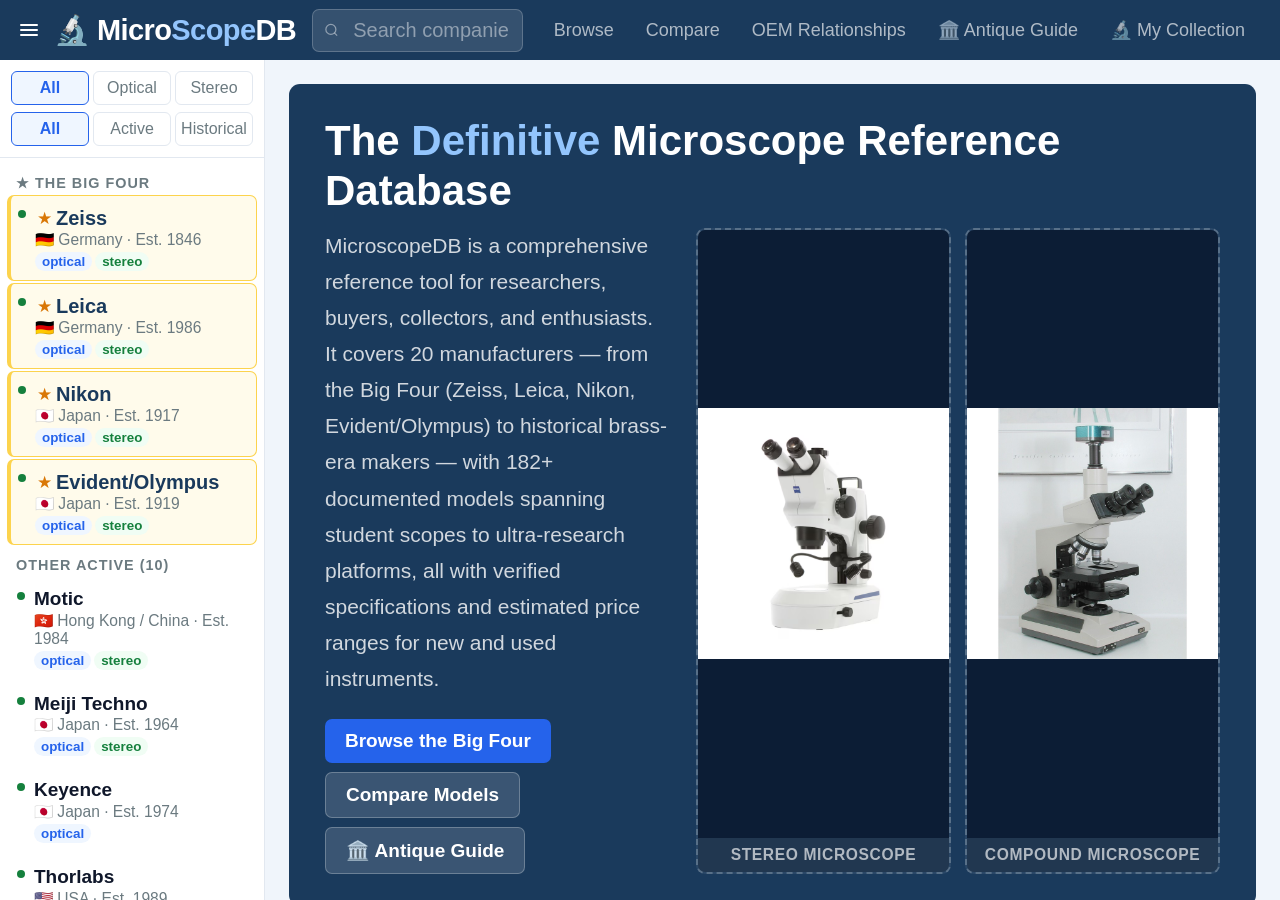
<file: MicroscopeDB.html>
<!DOCTYPE html>
<html lang="en">
<head>
<meta charset="UTF-8">
<meta name="viewport" content="width=device-width, initial-scale=1.0">
<title>MicroscopeDB — Microscope Reference Database</title>
<script>
// MicroscopeDB — Data File v3
// Edit this file to add/update manufacturers and models.
// Keep this file in the same folder as MicroscopeDB.html
//
// ADDING A COMPANY: { id, name, shortName, flag, country, founded, status,
//   hq, featured (true for Big Four), categories, overview,
//   oem: {acquiredBy, acquired, makesFor, madeBy, notes}, models: [...] }
//
// ADDING A MODEL: { id, name, series, type, subtype, introduced, discontinued,
//   price_tier, price_new (null if discontinued), price_used,
//   illumination, magnification, objectives, eyepieces, stage,
//   fluorescence, phase_contrast, darkfield, dic, motorized, inverted,
//   camera_port, software, applications, noteworthy, oem_source }
//
// type: "optical" | "stereo"    price_tier: "budget"|"mid"|"premium"|"ultra"
// status: "active" | "historical"
// price_new / price_used: "$X,XXX–$XX,XXX" or null if discontinued/unknown

const DB = { companies: [

// ════════════════════════════════════════════════════
// BIG FOUR — ZEISS
// ════════════════════════════════════════════════════
{id:"zeiss",name:"Carl Zeiss AG",shortName:"Zeiss",flag:"🇩🇪",country:"Germany",
 founded:1846,status:"active",featured:true,hq:"Oberkochen, Germany",
 categories:["optical","stereo"],
 overview:"Founded by optician Carl Zeiss in Jena in 1846, Carl Zeiss AG is one of the world's oldest and most respected optical manufacturers. Zeiss pioneered plan-apochromat objectives, the Axio platform, and the modern Airyscan super-resolution detector. After WWII the company split; the East German 'Carl Zeiss Jena' was reunified into Carl Zeiss AG in 1991. Their microscopy instruments span from affordable education scopes to cutting-edge research systems.",
 oem:{acquiredBy:null,acquired:["Carl Zeiss Jena (East German split, reunified 1991)"],makesFor:[],madeBy:[],notes:"Carl Zeiss Jena was the East German entity; both halves were legally reunified in 1991."},
 models:[
  // ── CURRENT ──
  {id:"zeiss-primo-star",name:"Primo Star",series:"Primo",type:"optical",subtype:"brightfield upright",
   introduced:2006,discontinued:false,price_tier:"budget",
   price_new:"$1,800–$3,200",price_used:"$400–$900",
   illumination:["LED","Halogen"],magnification:"40x–1000x",objectives:"4x/10x/40x/100x achromat",
   eyepieces:"10x/20mm",stage:"Mechanical 140×130mm",fluorescence:false,phase_contrast:true,
   darkfield:false,dic:false,motorized:false,inverted:false,camera_port:true,
   software:"ZEN Lite / Labscope",
   applications:["Education","Clinical routine","Hematology","Urinalysis"],
   noteworthy:"Arguably the most widely deployed teaching and clinical routine microscope globally. LED illumination standard since ~2012. Renowned for ergonomic Köhler setup and exceptional build quality for its price tier.",
   oem_source:null},
  {id:"zeiss-axioscope5",name:"Axioscope 5",series:"Axioscope",type:"optical",subtype:"research upright",
   introduced:2018,discontinued:false,price_tier:"mid",
   price_new:"$8,000–$22,000",price_used:"$3,500–$10,000",
   illumination:["LED (Colibri 3/7)","Halogen"],magnification:"50x–1000x",
   objectives:"Plan-Apo / EC Plan-Neofluar series",eyepieces:"10x/23mm",
   stage:"Motorized encoded (optional)",fluorescence:true,phase_contrast:true,darkfield:true,dic:true,
   motorized:true,inverted:false,camera_port:true,software:"ZEN Blue / ZEN Core",
   applications:["Materials science","Life science","Clinical pathology","Multi-contrast imaging"],
   noteworthy:"Modular upright platform fully compatible with the Colibri LED system for widefield fluorescence. Motorized version supports automated tiling and Z-stacking for large-format sample documentation.",
   oem_source:null},
  {id:"zeiss-axio-observer7",name:"Axio Observer 7",series:"Axio Observer",type:"optical",subtype:"inverted research",
   introduced:2016,discontinued:false,price_tier:"premium",
   price_new:"$35,000–$85,000",price_used:"$8,000–$28,000",
   illumination:["LED (Colibri 7)","Halogen","Laser (add-on)"],magnification:"25x–1000x",
   objectives:"Plan-Apochromat / LD Plan-Neofluar",eyepieces:"10x/23mm",
   stage:"Motorized encoded 130×100mm",fluorescence:true,phase_contrast:true,darkfield:false,dic:true,
   motorized:true,inverted:true,camera_port:true,software:"ZEN Blue / ZEN Black",
   applications:["Live cell imaging","TIRF","FRAP","Single molecule imaging","Drug screening"],
   noteworthy:"Premier Zeiss inverted research platform. Supports TIRF, PALM/STORM, and lattice light sheet add-ons. Definite Focus 2 hardware autofocus prevents Z-drift during long-term live experiments.",
   oem_source:null},
  {id:"zeiss-stereo-discovery",name:"SteREO Discovery.V20",series:"SteREO Discovery",type:"stereo",subtype:"research fluorescence stereo",
   introduced:2005,discontinued:false,price_tier:"ultra",
   price_new:"$45,000–$130,000",price_used:"$12,000–$40,000",
   illumination:["LED ring light","Fluorescence (HBO/LED)","Coaxial LED"],
   magnification:"7.5x–150x (10x ep, 1x obj; up to 225x with 1.5x obj)",
   objectives:"0.3x/0.63x/1.5x/2.3x plan-apochromat auxiliary",eyepieces:"10x/23mm",
   stage:"Large transmitted + reflected",fluorescence:true,phase_contrast:false,darkfield:false,dic:false,
   motorized:true,inverted:false,camera_port:true,software:"ZEN Blue",
   applications:["Developmental biology","Neuroscience","GFP/RFP screening","Model organisms"],
   noteworthy:"20:1 zoom ratio (zoom body 0.75x–15x). Apochromatic optics with eZoom for motorized magnification recall >99% reproducible. The benchmark fluorescence stereo for zebrafish, Drosophila, and mouse model work.",
   oem_source:null},
  {id:"zeiss-stemi508",name:"Stemi 508",series:"Stemi",type:"stereo",subtype:"zoom stereo",
   introduced:2016,discontinued:false,price_tier:"mid",
   price_new:"$1,400–$3,200",price_used:"$500–$1,400",
   illumination:["LED transmitted","LED reflected","LED ring"],
   magnification:"6.3x–50x (standard 10x/23 eyepieces; 2x–250x with auxiliary objectives)",
   objectives:"Fixed Greenough; optional PlanApo S 0.5x/1.5x/2.0x auxiliary",
   eyepieces:"10x/23mm",stage:"Foam stage / large format",
   fluorescence:false,phase_contrast:false,darkfield:false,dic:false,motorized:false,inverted:false,
   camera_port:true,software:"ZEN Lite (with optional camera)",
   applications:["QC/inspection","Dissection","Electronics","Natural history","Education"],
   noteworthy:"8:1 zoom ratio; zoom body 0.63x–5.0x. With standard 10x/23 eyepieces: 6.3x–50x. Apochromatic optics with 35° viewing angle for ergonomic extended use. Excellent for students and routine lab work.",
   oem_source:null},
  // ── HISTORICAL / COLLECTIBLE ──
  {id:"zeiss-axiophot",name:"Axiophot",series:"Axio",type:"optical",subtype:"research upright (fluorescence)",
   introduced:1984,discontinued:1998,price_tier:"premium",
   price_new:null,price_used:"$500–$1,800",
   illumination:["Halogen (transmitted)","HBO 50/100W (fluorescence)"],magnification:"12.5x–1000x",
   objectives:"Plan-Neofluar / Plan-Apochromat (Axio series)",eyepieces:"10x/25mm",
   stage:"Mechanical / motorized option",fluorescence:true,phase_contrast:true,darkfield:true,dic:true,
   motorized:false,inverted:false,camera_port:true,software:"—",
   applications:["Research","Fluorescence imaging","Neuroanatomy","Cell biology","Photomicrography"],
   noteworthy:"The Axiophot was Zeiss's flagship fluorescence research upright of the late 1980s–90s and introduced the 'Axio' naming convention still used today. Extraordinary optical quality with the Plan-Neofluar and Plan-Apo series. Highly sought on the used market for its robust build and still-excellent optics. Many units remain in active use.",
   oem_source:null},
  {id:"zeiss-axioplan",name:"Axioplan",series:"Axio",type:"optical",subtype:"research upright",
   introduced:1986,discontinued:2001,price_tier:"premium",
   price_new:null,price_used:"$800–$2,500",
   illumination:["Halogen","HBO fluorescence"],magnification:"12.5x–1000x",
   objectives:"Plan-Neofluar / Plan-Apochromat",eyepieces:"10x/25mm",
   stage:"Mechanical large format",fluorescence:true,phase_contrast:true,darkfield:true,dic:true,
   motorized:false,inverted:false,camera_port:true,software:"—",
   applications:["Research","Fluorescence","Neuroanatomy","Histology","DIC"],
   noteworthy:"The Axioplan defined research microscopy in the late 1980s and 1990s. Built to last generations — these are commonly found in used equipment markets still performing excellently. The Plan-Neofluar objectives set the standard for fluorescence imaging. Excellent value for a well-equipped research lab on a budget.",
   oem_source:null},
  {id:"zeiss-axioplan2",name:"Axioplan 2",series:"Axio",type:"optical",subtype:"research upright",
   introduced:1996,discontinued:2008,price_tier:"premium",
   price_new:null,price_used:"$1,500–$4,500",
   illumination:["Halogen","HBO 100W fluorescence","Metal halide option"],magnification:"50x–1000x",
   objectives:"Plan-Apochromat / Plan-Neofluar (improved coating)",eyepieces:"10x/25mm",
   stage:"Mechanical / optional motorized",fluorescence:true,phase_contrast:true,darkfield:true,dic:true,
   motorized:false,inverted:false,camera_port:true,software:"AxioVision (early versions)",
   applications:["Research","Fluorescence","Materials","DIC","Photomicrography"],
   noteworthy:"Updated Axioplan with improved anti-reflection coatings and better fluorescence throughput. Accepts the full range of Zeiss Axio fluorescence filter sets and condensers. Still widely used in university research departments. Compatible with early digital cameras.",
   oem_source:null},
  {id:"zeiss-axioskop",name:"Axioskop",series:"Axio",type:"optical",subtype:"research/clinical upright",
   introduced:1988,discontinued:2001,price_tier:"mid",
   price_new:null,price_used:"$400–$1,500",
   illumination:["Halogen","HBO fluorescence (optional)"],magnification:"50x–1000x",
   objectives:"Plan-Neofluar / Achroplan",eyepieces:"10x/23mm",
   stage:"Mechanical",fluorescence:true,phase_contrast:true,darkfield:true,dic:false,
   motorized:false,inverted:false,camera_port:true,software:"—",
   applications:["Research","Clinical pathology","Neuroscience","Histology","Education"],
   noteworthy:"The Axioskop was the mid-tier research/clinical upright of the late 1980s–90s. Simpler than the Axiophot but using the same outstanding Zeiss optics. Hundreds of thousands sold worldwide. One of the most common used scopes available. Very affordable entry into Zeiss optics.",
   oem_source:null},
  {id:"zeiss-axioskop2",name:"Axioskop 2 Plus",series:"Axio",type:"optical",subtype:"research upright",
   introduced:1999,discontinued:2012,price_tier:"mid",
   price_new:null,price_used:"$800–$2,800",
   illumination:["Halogen","HBO fluorescence"],magnification:"50x–1000x",
   objectives:"Plan-Neofluar / Plan-Apochromat",eyepieces:"10x/23mm",
   stage:"Mechanical / motorized option",fluorescence:true,phase_contrast:true,darkfield:true,dic:true,
   motorized:false,inverted:false,camera_port:true,software:"AxioVision",
   applications:["Research","Neuroscience","Electrophysiology","Histology","Multi-contrast"],
   noteworthy:"Updated Axioskop with expanded contrast methods and better fluorescence capability. Very popular for electrophysiology labs due to the low-stage ergonomic design. Accepts full Zeiss fluorescence module set. Excellent used value with broad parts availability.",
   oem_source:null},
  {id:"zeiss-axiovert100",name:"Axiovert 100",series:"Axio",type:"optical",subtype:"inverted research",
   introduced:1987,discontinued:1999,price_tier:"premium",
   price_new:null,price_used:"$400–$2,000",
   illumination:["Halogen","HBO fluorescence"],magnification:"50x–1000x",
   objectives:"Plan-Neofluar LD (long working distance)",eyepieces:"10x/23mm",
   stage:"Mechanical 180×160mm",fluorescence:true,phase_contrast:true,darkfield:false,dic:true,
   motorized:false,inverted:true,camera_port:true,software:"—",
   applications:["Live cell culture","Cell biology","Phase contrast of cultures","Timelapse (film era)"],
   noteworthy:"Zeiss's first major inverted research platform in the modern era. Used in virtually every cell biology laboratory of the late 1980s–1990s. LWD objectives allow phase contrast imaging of cells in standard culture vessels. Still widely available and functional on the used market.",
   oem_source:null},
  {id:"zeiss-axiovert200m",name:"Axiovert 200M",series:"Axio",type:"optical",subtype:"motorized inverted research",
   introduced:2001,discontinued:2012,price_tier:"premium",
   price_new:null,price_used:"$2,500–$7,500",
   illumination:["Halogen","HBO 100W / Metal halide fluorescence","Laser (add-on)"],
   magnification:"25x–1000x",objectives:"Plan-Apochromat / Plan-Neofluar LD",eyepieces:"10x/23mm",
   stage:"Motorized 130×100mm, encoded",fluorescence:true,phase_contrast:true,darkfield:false,dic:true,
   motorized:true,inverted:true,camera_port:true,software:"AxioVision",
   applications:["Live cell","Timelapse","TIRF (add-on)","Cell biology","Drug discovery"],
   noteworthy:"The motorized Axiovert 200M was the benchmark inverted platform of the early 2000s — predecessor to the Axio Observer. Fully automated for multi-position timelapse. Still in use in many labs. Software is outdated but hardware remains excellent. Strong used market value.",
   oem_source:null},
  {id:"zeiss-stemi-sv11",name:"Stemi SV11",series:"Stemi SV",type:"stereo",subtype:"research zoom stereo",
   introduced:1985,discontinued:2005,price_tier:"premium",
   price_new:null,price_used:"$1,200–$3,800",
   illumination:["Halogen (external)","Fluorescence option"],
   magnification:"6.6x–120x (with auxiliary objectives)",
   objectives:"0.5x–2.0x auxiliary",eyepieces:"10x/23mm",
   stage:"Large format transmitted + reflected",fluorescence:true,phase_contrast:false,darkfield:false,dic:false,
   motorized:false,inverted:false,camera_port:true,software:"—",
   applications:["Developmental biology","Fluorescence screening","Dissection","Model organisms"],
   noteworthy:"The SV11 was the predecessor to the SteREO Discovery series. 11.5:1 zoom ratio with true apochromatic optics — the first Zeiss stereo capable of widefield fluorescence. Used extensively for early zebrafish and Drosophila fluorescence screening. Highly sought for fluorescence stereomicroscopy on a budget.",
   oem_source:null},
  {id:"zeiss-stemi2000c",name:"Stemi 2000-C",series:"Stemi",type:"stereo",subtype:"zoom stereo",
   introduced:1998,discontinued:2010,price_tier:"mid",
   price_new:null,price_used:"$700–$2,500",
   illumination:["Halogen ring + transmitted","LED upgrade possible"],
   magnification:"7x–45x (10x eyepieces)",objectives:"Fixed Greenough; 0.63x/1.0x/1.5x/2.0x auxiliary",
   eyepieces:"10x/23mm",stage:"Flat base / stand options",
   fluorescence:false,phase_contrast:false,darkfield:false,dic:false,motorized:false,inverted:false,
   camera_port:true,software:"—",
   applications:["QC inspection","Dissection","Electronics","Natural history","Education"],
   noteworthy:"Practical successor to the Stemi SV6. Very rugged and popular in industrial and university settings through the 2000s. Excellent optical quality for a fixed-objective zoom stereo. LED upgrades are available, making these highly usable second-hand instruments.",
   oem_source:null},

{id:"zeiss-standard-gf",name:"Standard GF",series:"Standard",type:"optical",subtype:"early West German upright binocular",
   introduced:1949,discontinued:1955,price_tier:"mid",
   price_new:null,price_used:"$300–$700",
   illumination:["Removable plug-in illuminator (fits concave base depression)","Manual twist on/off switch on lamp housing","Direct wall plug (no separate transformer)","Optional external mirror for daylight use"],
   magnification:"40x–1000x (4x–100x objectives, 10x eyepieces)",
   objectives:"Zeiss 160mm RMS objectives — Achromat, Planachromat, Neofluar, Apochromat series",
   eyepieces:"C 10x (23.2mm tube diameter); Huygens or Periplan 10x; upgradeable to KPL compensating eyepieces",
   stage:"Mechanical 130×90mm; coarse + fine focus; sub-stage condenser with swing-out",
   fluorescence:false,phase_contrast:true,darkfield:true,dic:false,
   motorized:false,inverted:false,camera_port:false,
   software:"—",
   applications:["Clinical pathology","Education","Research","Histology","Hematology","Natural history","Photomicrography"],
   noteworthy:"IDENTIFIED INSTRUMENT — Owner SN 2075589: This is a West German Carl Zeiss (Oberkochen) Standard GF, manufactured approximately 1950–1954. Identification confirmed by four converging physical clues: (1) Markings read ‘Carl Zeiss, Germany’ without ‘Jena’ — definitively West German post-war production from Oberkochen, not pre-war or East German. (2) Jet-black enamel finish — Oberkochen used black enamel for its first-generation post-war Standards; the transition to grey/cream finish occurred ~1955–56. (3) Concave base depression with removable plug-in illuminator and twist on/off switch — the signature of the GF (‘Grundform’ = basic form) stand, which preceded the GFL (‘Leuchte’ = built-in light). (4) Binocular head part number 402-9316 — three-digit-dash-four-digit format is characteristic of West German Zeiss component numbering. The GF is the ‘missing link’ between the pre-war black Jena scopes and the post-1955 grey GFL: it has the classic black aesthetic but uses fully modern 160mm RMS West German optics, making it the most accessible vintage Zeiss for modern use. Eyepieces: C 10x (no city markings on eyepieces is normal for this era). Serial number note: West German Oberkochen serial numbering for this early period does not follow the well-documented East German Jena chart; the 2-million range for Oberkochen instruments places this in the early-to-mid 1950s production window. For exact date confirmation, contact the Zeiss Archive (zeiss.com → Corporate → History → Archives) with the serial number and photographs.",
   objective_guide:{
     warning:"Verify thread standard before purchasing objectives. Most Standard GF scopes use RMS thread (20.32mm), but confirm by measuring an existing objective or nosepiece. All use 160mm finite tube length — do NOT use infinity-corrected (∞) objectives.",
     tube_length:"160mm finite. Compatible with a vast range of objectives across 70+ years of production.",
     thread:"RMS — 20.32mm diameter, 0.706mm pitch. Fits the majority of vintage and modern objectives.",
     parfocal:"45mm standard (Zeiss). Objectives from the 1950s through the 1980s in the 160mm / RMS standard are generally parfocal to each other.",
     compatible_series:[
       {name:"Achromat",code:"Achr",note:"Standard achromatic objectives. Very common and affordable on eBay ($10–40 each). Sufficient for routine brightfield. Originally supplied with this scope."},
       {name:"Planachromat (Plan)",code:"Plan / PL",note:"Flat-field achromat. Superior field flatness — the entire image is in focus simultaneously. Important for photography. Modest upgrade in cost."},
       {name:"Neofluar",code:"Neofluar / Neo",note:"Fluorite semi-apochromat. Superior color correction, higher NA, and better contrast. The best practical upgrade for this scope. Important: inspect for delamination — a known issue on older Neofluar optics. Hold up to a light source and look for haze or bubbles inside."},
       {name:"Apochromat",code:"Apo",note:"Highest correction. Expensive. Pair with KPL compensating eyepieces for full optical correction on this finite-tube system."},
       {name:"KPL Eyepieces (upgrade)",code:"KPL",note:"Kompensierende Plan eyepieces. Zeiss’s top-tier eyepieces for 160mm systems. Correct residual chromatic aberration of Neofluar and Apo objectives. 23.2mm tube diameter — drop-in compatible with your scope."}
     ],
     incompatible:[
       "Infinity-corrected (∞) Zeiss ICS objectives — wrong tube length (produced from ~1990 onward)",
       "Objectives with M27 thread (some modern Zeiss) — thread mismatch",
       "Nikon CFI objectives — different thread (M25) and parfocal system",
       "Olympus UIS/UIS2 objectives — infinity corrected, wrong system",
       "Leica objectives — M25 thread"
     ],
     buying_tips:"Search eBay for ‘Zeiss 160mm objective’ or ‘Zeiss Achromat 160 RMS’ or ‘Zeiss Neofluar 160’. Confirm the listing shows tube length ‘160’ (not ‘∞’). Most period-correct Zeiss 160mm objectives sell for $20–80 each. The Neofluar series is the best upgrade but always request clear photos of the glass before buying.",
     identification_resources:"(1) Zeiss Archive: zeiss.com → Corporate → History → Archives. Provide SN 2075589 + photographs. They can confirm exact model and production year. (2) Zeiss Historica Society (zeisshistorica.org) — active collector community with serial number databases. (3) Microscopy Forum at microbehunter.com — post photos for community identification."
   },
   accessories:{
     illumination:[
       {name:"Original plug-in illuminator",note:"Fits the concave base depression. Twist on/off switch. Direct 110V wall plug. Likely uses a 6V 15W or 110V 15W incandescent bulb. Check cord condition — 70-year-old rubber insulation can become brittle or sticky. Re-wire if cracked."},
       {name:"LED retrofit",note:"Many hobbyists install LED plug-in retrofits for the Zeiss Standard base depression. Search ‘Zeiss Standard LED retrofit’. Provides daylight-balanced light and runs cool."},
       {name:"Replacement bulb",note:"Search ‘Zeiss 6V 15W microscope bulb’ or ‘110V 15W bayonet microscope lamp’. Measure the socket type before ordering."}
     ],
     condensers:[
       {name:"Abbe condenser NA 1.25",note:"Standard for this era. Widely available on eBay for $20–60. Look for original Zeiss Abbe condensers from the same period."},
       {name:"Achromatic condenser",note:"Superior optical quality to Abbe; reduces color fringing at high NA. Worth the upgrade if doing photomicrography."}
     ],
     eyepieces:[
       {name:"C 10x (original)",note:"Your current eyepieces. 23.2mm tube diameter. Functional and correct for the scope."},
       {name:"KPL 10x compensating",note:"Zeiss top-tier 160mm system eyepiece. 23.2mm tube. Provides best correction with Neofluar or Apo objectives."},
       {name:"KPL W 10x wide-field",note:"Wide-field compensating eyepiece. Larger field of view than standard KPL."}
     ],
     cameras:[
       {name:"Eyepiece USB camera",note:"Simple USB eyepiece cameras (AmScope, Omax, Bresser) fit the 23.2mm eyepiece tube directly — no modification needed. Adequate for documentation at modest cost."},
       {name:"Trinocular adapter",note:"If a trinocular port is present, C-mount adapters with appropriate photo eyepiece allow DSLR or mirrorless camera attachment."}
     ]
   },
   oem_source:null},

{id:"zeiss-standard-wl",name:"Standard WL",series:"Standard",type:"optical",subtype:"research / routine upright",
   introduced:1970,discontinued:true,price_tier:"mid",
   price_new:null,price_used:"$150–$600",
   illumination:["Halogen 6V/15W (built-in)","HBO fluorescence"],
   magnification:"25x–1000x (2.5x–100x objectives, 10x eyepieces)",
   objectives:"Plan-Neofluar / Achroplan (160mm tube, RMS thread); phase contrast available",
   eyepieces:"10x/20mm; binocular or trinocular",stage:"Mechanical 130x90mm; optional rotating stage",
   fluorescence:true,phase_contrast:true,darkfield:true,dic:true,
   motorized:false,inverted:false,camera_port:true,
   software:"—",
   applications:["Research","Clinical pathology","Fluorescence","DIC","Photomicrography","Polarization"],
   noteworthy:"The Standard WL was the late-era flagship of the Standard series and the bridge to the Axioplan generation. Combines the removable nosepiece of the Standard 18 with elements of the large Universal/Photomicroscope. Accepts the full Zeiss 160mm accessory range including Optovar magnification changer. Note: some WL optical components (Neofluar objectives and DIC prisms) are prone to delamination — inspect before purchasing.",
   oem_source:null},

  {id:"zeiss-axiovert35",name:"Axiovert 35",series:"Axiovert",type:"optical",subtype:"inverted routine",
   introduced:1980,discontinued:true,price_tier:"mid",
   price_new:null,price_used:"$200–$700",
   illumination:["Halogen 6V/20W","HBO fluorescence (optional)"],
   magnification:"50x–400x (5x–40x LD objectives, 10x eyepieces)",
   objectives:"LD Plan-Neofluar 5x/10x/20x/40x (160mm, long working distance)",
   eyepieces:"10x/20mm; binocular standard",stage:"Mechanical 190x130mm",
   fluorescence:true,phase_contrast:true,darkfield:false,dic:false,
   motorized:false,inverted:true,camera_port:true,
   software:"—",
   applications:["Cell culture","Tissue culture","Phase contrast of living cells","IVF","Clinical cytology"],
   noteworthy:"The Axiovert 35 was Zeiss's standard inverted microscope of the 1980s, used in virtually every cell biology and IVF lab equipped with Zeiss instruments. LD (long distance) Plan-Neofluar objectives for imaging cells in standard culture vessels. Fluorescence option widely added. Predecessor to the Axiovert 100. Very common on the used market.",
   oem_source:null},

  {id:"zeiss-axiolab",name:"Axiolab",series:"Axio",type:"optical",subtype:"routine clinical / education upright",
   introduced:1994,discontinued:true,price_tier:"budget",
   price_new:null,price_used:"$250–$800",
   illumination:["Halogen 6V/20W","LED (later versions)"],
   magnification:"40x–1000x (4x–100x objectives, 10x eyepieces)",
   objectives:"EC Plan-Neofluar (ICS infinity corrected)",
   eyepieces:"10x/20mm; binocular 30°",stage:"Mechanical",
   fluorescence:false,phase_contrast:true,darkfield:false,dic:false,
   motorized:false,inverted:false,camera_port:true,
   software:"—",
   applications:["Medical education","Clinical routine","Hematology","Basic research"],
   noteworthy:"The Axiolab introduced the ICS (Infinity Color-Corrected System) optics to Zeiss's routine instruments. Compact, ergonomic, and durable. Widely adopted in European medical schools and NHS hospitals as a replacement for the aging Standard series. The Axiolab E continued into the 2010s.",
   oem_source:null},

  {id:"zeiss-axiostar",name:"Axiostar Plus",series:"Axio",type:"optical",subtype:"routine upright",
   introduced:1997,discontinued:true,price_tier:"mid",
   price_new:null,price_used:"$350–$1,100",
   illumination:["Halogen 6V/30W"],
   magnification:"40x–1000x (4x–100x ICS objectives, 10x eyepieces)",
   objectives:"EC Plan-Neofluar / Plan-Achrostat (ICS infinity corrected)",
   eyepieces:"10x/20mm; binocular 30°",stage:"Mechanical",
   fluorescence:true,phase_contrast:true,darkfield:true,dic:false,
   motorized:false,inverted:false,camera_port:true,
   software:"AxioVision",
   applications:["Routine pathology","Education","Clinical labs","Multi-contrast research"],
   noteworthy:"Zeiss's mid-tier routine upright of the late 1990s–2000s, between the Axiolab and Axioskop 2. Phase contrast, fluorescence, and darkfield available. ICS optics. Widely found in European university teaching labs and hospital pathology departments.",
   oem_source:null},

  {id:"zeiss-axio-imager",name:"AxioImager A1/Z1",series:"Axio Imager",type:"optical",subtype:"research upright (ICS)",
   introduced:2006,discontinued:false,price_tier:"premium",
   price_new:"$12,000–$35,000",price_used:"$2,500–$12,000",
   illumination:["Halogen 12V/100W","Metal Halide","Colibri LED fluorescence"],
   magnification:"25x–1000x (2.5x–100x objectives, 10x/23mm eyepieces)",
   objectives:"Plan-Apochromat / EC Plan-Neofluar (ICS, M27 thread)",
   eyepieces:"10x/23mm; binocular or trinocular",stage:"Motorized encoded (Z1); manual (A1)",
   fluorescence:true,phase_contrast:true,darkfield:true,dic:true,
   motorized:true,inverted:false,camera_port:true,
   software:"ZEN Blue / ZEN Core",
   applications:["Research","Materials science","Neuroscience","Digital pathology","Multi-contrast imaging"],
   noteworthy:"The AxioImager replaced the Axioplan 2 as Zeiss's flagship research upright. A1 is manual; Z1 is fully motorized with encoded stage for multi-position and Z-stack experiments. Full ICS optics with M27 thread objectives. ApoTome structured illumination available. Still widely in use in research institutions globally.",
   oem_source:null},

  {id:"zeiss-axio-scope",name:"Axio Scope.A1",series:"Axio Scope",type:"optical",subtype:"modular routine / education upright",
   introduced:2011,discontinued:false,price_tier:"mid",
   price_new:"$3,500–$9,000",price_used:"$700–$3,000",
   illumination:["Halogen 6V/30W","LED"],
   magnification:"40x–1000x (4x–100x objectives, 10x/20mm eyepieces)",
   objectives:"EC Plan-Neofluar / Plan-Achrostat (ICS)",
   eyepieces:"10x/20mm; binocular 30°; rotating head",stage:"Mechanical; optional motorized",
   fluorescence:true,phase_contrast:true,darkfield:true,dic:false,
   motorized:false,inverted:false,camera_port:true,
   software:"ZEN Lite / ZEN Core",
   applications:["University teaching","Clinical labs","Multi-contrast biology","Industrial QC"],
   noteworthy:"Zeiss's current mid-tier modular upright, designed to accept the same filter and contrast accessories as the AxioImager at a lower price point. Widely adopted in university teaching labs as a step up from the Primo Star.",
   oem_source:null},

  {id:"zeiss-axio-lab",name:"Axio Lab.A1",series:"Axio Lab",type:"optical",subtype:"routine / education upright",
   introduced:2012,discontinued:false,price_tier:"budget",
   price_new:"$1,800–$4,000",price_used:"$400–$1,400",
   illumination:["LED (standard)"],
   magnification:"40x–1000x (4x–100x objectives, 10x/20mm eyepieces)",
   objectives:"A-Plan / EC Plan-Neofluar (ICS)",
   eyepieces:"10x/20mm; binocular 30°; 360° rotatable",stage:"Mechanical",
   fluorescence:false,phase_contrast:true,darkfield:false,dic:false,
   motorized:false,inverted:false,camera_port:true,
   software:"ZEN Lite",
   applications:["Medical education","Clinical routine","Hematology","Basic biology"],
   noteworthy:"Replaced the Axiolab E as Zeiss's entry clinical/education upright. Full LED illumination standard. Simple, ergonomic, durable — designed for high-volume student and clinical use.",
   oem_source:null},

  {id:"zeiss-axio-vert",name:"Axio Vert.A1",series:"Axio Vert",type:"optical",subtype:"inverted routine",
   introduced:2011,discontinued:false,price_tier:"mid",
   price_new:"$4,000–$10,000",price_used:"$800–$3,200",
   illumination:["Halogen 6V/30W","LED"],
   magnification:"40x–400x (4x–40x LWD objectives, 10x/20mm eyepieces)",
   objectives:"LD Plan-Neofluar / EC Plan-Neofluar LD (ICS, long working distance)",
   eyepieces:"10x/20mm; binocular",stage:"Mechanical 145x105mm",
   fluorescence:true,phase_contrast:true,darkfield:false,dic:false,
   motorized:false,inverted:true,camera_port:true,
   software:"ZEN Lite",
   applications:["Cell culture QC","Tissue culture","IVF","Basic live cell","Phase contrast of cultures"],
   noteworthy:"Replaced the aging Axiovert 25/40 as Zeiss's routine inverted. ICS optics with fluorescence and phase contrast available. Compact footprint. Used in IVF clinics, biotech cell culture labs, and academic cell biology courses.",
   oem_source:null},

  {id:"zeiss-stemi1000",name:"Stemi 1000",series:"Stemi",type:"stereo",subtype:"zoom stereo",
   introduced:1993,discontinued:true,price_tier:"mid",
   price_new:null,price_used:"$300–$900",
   illumination:["Halogen (ring + transmitted base)"],
   magnification:"7x–45x (standard 10x/20mm eyepieces)",
   objectives:"Fixed Greenough zoom body 0.7x–4.5x (6.4:1 ratio)",
   eyepieces:"10x/20mm",stage:"Flat base; various stands",
   fluorescence:false,phase_contrast:false,darkfield:false,dic:false,
   motorized:false,inverted:false,camera_port:true,
   software:"—",
   applications:["QC inspection","Dissection","Electronics","Education","Natural history"],
   noteworthy:"Zeiss's entry stereo in the 1990s–early 2000s. Greenough optical design. Simple, durable, and widely sold to European schools and industrial QC labs. Succeeded by the Stemi 2000 series.",
   oem_source:null},

  {id:"zeiss-stemi305",name:"Stemi 305",series:"Stemi",type:"stereo",subtype:"zoom stereo (Greenough)",
   introduced:2017,discontinued:false,price_tier:"budget",
   price_new:"$800–$1,800",price_used:"$250–$700",
   illumination:["LED ring + transmitted LED"],
   magnification:"8x–40x (5:1 zoom; standard 10x/21mm eyepieces)",
   objectives:"Fixed Greenough zoom body 0.8x–4.0x",
   eyepieces:"10x/21mm",stage:"Flat base; track stand option",
   fluorescence:false,phase_contrast:false,darkfield:false,dic:false,
   motorized:false,inverted:false,camera_port:true,
   software:"ZEN Lite",
   applications:["Education","QC inspection","Electronics","Natural history","Hobbyist"],
   noteworthy:"Zeiss's current entry-level Greenough zoom stereo. Very compact and affordable, positioned below the Stemi 508. Fully LED. Widely adopted in university introductory biology courses. Compatible with the EyeEss document camera attachment.",
   oem_source:null},

  {id:"zeiss-stereo-v8",name:"SteREO Discovery.V8",series:"SteREO Discovery",type:"stereo",subtype:"research stereo",
   introduced:2004,discontinued:false,price_tier:"premium",
   price_new:"$12,000–$40,000",price_used:"$2,500–$10,000",
   illumination:["LED ring","HBO/LED fluorescence","Coaxial LED"],
   magnification:"8x–100x (10x eyepieces, 1x obj; up to 160x with 1.6x obj; 8:1 zoom)",
   objectives:"0.5x/1.0x/1.6x plan-apochromat auxiliary",
   eyepieces:"10x/23mm",stage:"Large format transmitted + reflected",
   fluorescence:true,phase_contrast:false,darkfield:false,dic:false,
   motorized:false,inverted:false,camera_port:true,
   software:"ZEN Blue",
   applications:["Developmental biology","Fluorescence screening","Model organisms","Natural history"],
   noteworthy:"The lower-cost sibling in the SteREO Discovery line. 8:1 manual zoom. Accepts the same auxiliary objectives and accessories as the V12/V20. Full fluorescence capability. Widely used in developmental biology labs on tighter budgets.",
   oem_source:null},

  {id:"zeiss-stereo-v12",name:"SteREO Discovery.V12",series:"SteREO Discovery",type:"stereo",subtype:"research stereo",
   introduced:2005,discontinued:false,price_tier:"premium",
   price_new:"$20,000–$65,000",price_used:"$4,500–$18,000",
   illumination:["LED ring","HBO/LED fluorescence","Coaxial LED"],
   magnification:"7.5x–100x (10x eyepieces, 1x obj; up to 160x with 1.6x obj; 12:1 zoom)",
   objectives:"0.5x/1.0x/1.6x plan-apochromat auxiliary",
   eyepieces:"10x/23mm",stage:"Large format",
   fluorescence:true,phase_contrast:false,darkfield:false,dic:false,
   motorized:true,inverted:false,camera_port:true,
   software:"ZEN Blue",
   applications:["Developmental biology","Fluorescence screening","Model organisms","Neuroscience"],
   noteworthy:"12:1 motorized zoom. Mid-tier in the SteREO Discovery line between the V8 and V20. Motorized zoom with eZoom for reproducible magnification recall. Full fluorescence capability. PlasDIC for plastic culture vessels. Very widely used in developmental biology and model organism research.",
   oem_source:null}
,

{id:"zeiss-sv6",name:"Stemi SV6",series:"Stemi",type:"stereo",subtype:"zoom stereo (CMO, mid-tier)",
   introduced:1993,discontinued:false,price_tier:"mid",
   price_new:"$1,200–$3,500",price_used:"$300–$1,100",
   illumination:["Halogen (ring + transmitted base)"],
   magnification:"6x–50x (continuous zoom; 10x/20mm eyepieces; 8.3:1 zoom ratio; click-stops optional)",
   objectives:"CMO zoom body 0.6x–5.0x; 0.5x/1.5x/2x auxiliary objectives",
   eyepieces:"10x/20mm; binocular or trinocular 45 degree",stage:"Flat base; various stand options",
   fluorescence:false,phase_contrast:false,darkfield:false,dic:false,
   motorized:false,inverted:false,camera_port:true,
   software:"—",
   applications:["QC inspection","Dissection","Electronics","Embryology","Education","Natural history"],
   noteworthy:"The Stemi SV6 is Zeiss mid-tier CMO (Common Main Objective / parallel optics) stereo, positioned between the entry Stemi 2000 (Greenough) and the flagship SV11. 8.3:1 zoom with optional click-stops for reproducible magnification recall. CMO design gives superior image brightness and flatness vs. Greenough at equivalent magnification. Binocular and trinocular heads available. Compatible with SV11 objective and accessory system. Widely used in European industrial QC, IVF labs, and biology departments.",
   oem_source:null},

  {id:"zeiss-dv4",name:"Stemi DV4",series:"Stemi",type:"stereo",subtype:"zoom stereo (Greenough, education)",
   introduced:2000,discontinued:false,price_tier:"budget",
   price_new:"$400–$900",price_used:"$100–$350",
   illumination:["LED ring + transmitted LED (modern); Halogen (early versions)"],
   magnification:"8x–32x (4:1 zoom ratio; fixed 10x eyepieces)",
   objectives:"Fixed Greenough Double-lens-Vario zoom body; 0.5x/2x auxiliary",
   eyepieces:"Fixed 10x (built-in, not removable on standard version)",stage:"Flat base (C-stand)",
   fluorescence:false,phase_contrast:false,darkfield:false,dic:false,
   motorized:false,inverted:false,camera_port:false,
   software:"—",
   applications:["Education","Basic dissection","QC","Natural history","Hobbyist"],
   noteworthy:"The DV4 is Zeiss most affordable stereo — a compact sealed-optic Greenough scope with fixed integrated 10x eyepieces. The Double-lens-Vario design provides a sealed optical body resistant to dust and humidity. 4:1 zoom ratio (8x–32x). Simple and extremely durable for student use. A DV4 SPOT variant with fiber-optic cold-light illumination was offered for brighter incident illumination in demanding inspection work.",
   oem_source:null}

]},

// ════════════════════════════════════════════════════
// BIG FOUR — LEICA
// ════════════════════════════════════════════════════
{id:"leica",name:"Leica Microsystems",shortName:"Leica",flag:"🇩🇪",country:"Germany",
 founded:1986,status:"active",featured:true,hq:"Wetzlar, Germany",
 categories:["optical","stereo"],
 overview:"Leica Microsystems was formed in 1986 through the merger of Ernst Leitz Wetzlar GmbH (founded 1849) and Wild Heerbrugg AG. Reichert-Jung and the Bausch & Lomb Stereozoom line were subsequently absorbed. Leica is now owned by Danaher Corporation (since 2011). The company carries the optical heritage of Leitz (oil-immersion pioneers, 1878), Wild (Swiss precision stereos), and B&L (Stereozoom inventors, 1947).",
 oem:{acquiredBy:"Danaher Corporation (2011)",acquired:["Wild Heerbrugg AG (1990)","Ernst Leitz Wetzlar (1986 founding)","Reichert-Jung (1990)","Bausch & Lomb Stereozoom line (~1990)"],makesFor:[],madeBy:["Labomed / Labo America (OEM manufacturer for select educational models)"],notes:"Leica Camera AG is an entirely separate company from Leica Microsystems. Labomed has manufactured OEM educational instruments for Leica including CME and DME equivalents."},
 models:[
  // ── CURRENT ──
  {id:"leica-dm750",name:"DM750",series:"DM",type:"optical",subtype:"clinical upright",
   introduced:2011,discontinued:false,price_tier:"budget",
   price_new:"$1,500–$2,800",price_used:"$400–$900",
   illumination:["LED"],magnification:"40x–1000x",objectives:"HI Plan achromat 4x/10x/40x/100x",
   eyepieces:"10x/18mm",stage:"Mechanical 76×30mm",fluorescence:false,phase_contrast:true,
   darkfield:false,dic:false,motorized:false,inverted:false,camera_port:true,software:"LAS EZ",
   applications:["Medical education","Clinical routine","Urinalysis","Hematology"],
   noteworthy:"Ergonomic slim-pillar design with ICC50 camera integration and full LED illumination. Widely adopted in clinical and university teaching labs across Europe and North America.",
   oem_source:null},
  {id:"leica-dmi8",name:"DMi8",series:"DMi",type:"optical",subtype:"inverted modular",
   introduced:2015,discontinued:false,price_tier:"premium",
   price_new:"$25,000–$65,000",price_used:"$6,000–$20,000",
   illumination:["LED (EL6000/CorrLight)","Laser add-on"],magnification:"25x–1000x",
   objectives:"HC PL FLUOTAR / HC PL APO series",eyepieces:"10x/22mm",
   stage:"Motorized 150×100mm",fluorescence:true,phase_contrast:true,darkfield:false,dic:true,
   motorized:true,inverted:true,camera_port:true,software:"LAS X",
   applications:["Live cell biology","Timelapse imaging","TIRF","High-content screening"],
   noteworthy:"Industry-leading modular 'snap-in' platform. Accepts widefield, TIRF, confocal, light sheet, and super-resolution modules on a single stand without optical compromise.",
   oem_source:null},
  {id:"leica-thunder",name:"THUNDER Imager",series:"THUNDER",type:"optical",subtype:"widefield + computational clearing",
   introduced:2018,discontinued:false,price_tier:"premium",
   price_new:"$25,000–$60,000",price_used:"$8,000–$22,000",
   illumination:["LED (EL6000)"],magnification:"50x–1000x",
   objectives:"HC PL APO series",eyepieces:"10x/22mm",
   stage:"Motorized",fluorescence:true,phase_contrast:true,darkfield:false,dic:true,
   motorized:true,inverted:false,camera_port:true,software:"LAS X with THUNDER GDQ algorithm",
   applications:["3D tissues","Organoids","Embryos","Model organisms","Live 3D imaging"],
   noteworthy:"Uses Computational Clearing (GDQ) to remove out-of-focus haze in real time, delivering confocal-like image quality from a widefield instrument at much higher speed.",
   oem_source:null},
  {id:"leica-m205fa",name:"M205 FA",series:"M",type:"stereo",subtype:"fluorescence stereo / macroscope",
   introduced:2010,discontinued:false,price_tier:"ultra",
   price_new:"$50,000–$120,000",price_used:"$15,000–$42,000",
   illumination:["LED (reflected + transmitted)","EL6000 fluorescence module"],
   magnification:"7.8x–160x (10x ep, 1x PlanAPO; 1280x max with full optics)",
   objectives:"0.5x/0.63x/0.8x/1.0x/1.6x/2.0x planapochromat",eyepieces:"10x/23mm",
   stage:"Large format 210×210mm",fluorescence:true,phase_contrast:false,darkfield:true,dic:false,
   motorized:true,inverted:false,camera_port:true,software:"LAS X",
   applications:["Developmental biology","Zebrafish","Drosophila","Neuroscience","Fluorescence screening"],
   noteworthy:"20.5:1 zoom ratio — the world's first fluorescence stereo at this zoom range. FusionOptics uses separate channels for high resolution (right eye) and high depth of field (left eye). TripleBeam fluorescence eliminates background noise via a dedicated third beam path.",
   oem_source:null},
  {id:"leica-s9e",name:"S9 E",series:"S",type:"stereo",subtype:"entry zoom stereo",
   introduced:2011,discontinued:false,price_tier:"budget",
   price_new:"$1,200–$2,500",price_used:"$400–$900",
   illumination:["LED ring + LED transmitted"],magnification:"6.7x–45x (10x eyepieces)",
   objectives:"Fixed (Greenough system)",eyepieces:"10x/21mm",
   stage:"Foam / universal stage",fluorescence:false,phase_contrast:false,darkfield:false,dic:false,
   motorized:false,inverted:false,camera_port:true,software:"—",
   applications:["QC inspection","Dissection","Electronics","Natural history"],
   noteworthy:"Greenough optical system with excellent ergonomics and robust Leica build quality. Great value for non-fluorescence stereo work. Widely used in European industrial and educational settings.",
   oem_source:null},
  // ── HISTORICAL / COLLECTIBLE ──
  {id:"leica-dmls",name:"DMLS",series:"DM",type:"optical",subtype:"clinical/lab upright",
   introduced:1991,discontinued:2003,price_tier:"budget",
   price_new:null,price_used:"$250–$750",
   illumination:["Halogen 12V/100W"],magnification:"40x–1000x",
   objectives:"N Plan achromat / HI Plan achromat",eyepieces:"10x/18mm",
   stage:"Mechanical",fluorescence:false,phase_contrast:true,darkfield:false,dic:false,
   motorized:false,inverted:false,camera_port:true,software:"—",
   applications:["Clinical labs","Medical education","Hematology","Urinalysis"],
   noteworthy:"Leica's entry-level clinical scope of the 1990s. Widely sold to hospitals, clinics, and universities across Europe. Excellent Leica build quality at a budget price point. Parts still available. Ideal second-hand scope for routine clinical work.",
   oem_source:null},
  {id:"leica-dmlb",name:"DMLB",series:"DM",type:"optical",subtype:"research upright",
   introduced:1993,discontinued:2003,price_tier:"mid",
   price_new:null,price_used:"$600–$1,900",
   illumination:["Halogen 12V/100W","HBO 100W fluorescence"],
   magnification:"50x–1000x",objectives:"HC PL Fluotar / N Plan Achromat",eyepieces:"10x/22mm",
   stage:"Mechanical / optional motorized",fluorescence:true,phase_contrast:true,darkfield:true,dic:false,
   motorized:false,inverted:false,camera_port:true,software:"—",
   applications:["Research","Histology","Fluorescence","Multi-contrast","Clinical pathology"],
   noteworthy:"The DMLB was Leica's primary research brightfield/fluorescence upright of the 1990s. The HC PL Fluotar objectives provide excellent fluorescence throughput. Very widely used in European research institutions. Affordable entry into high-quality Leica optics on the used market.",
   oem_source:null},
  {id:"leica-dmrb",name:"DMRB",series:"DM",type:"optical",subtype:"research upright (multi-contrast)",
   introduced:1993,discontinued:2003,price_tier:"mid",
   price_new:null,price_used:"$700–$2,500",
   illumination:["Halogen 12V/100W","HBO 100W fluorescence"],
   magnification:"50x–1000x",objectives:"HC PL Fluotar / HC PL APO",eyepieces:"10x/22mm",
   stage:"Mechanical large format",fluorescence:true,phase_contrast:true,darkfield:true,dic:true,
   motorized:false,inverted:false,camera_port:true,software:"—",
   applications:["Research","DIC imaging","Fluorescence","Materials","Neuroanatomy"],
   noteworthy:"The DMRB ('Research Brightfield') added full DIC capability over the DMLB. Excellent for demanding research applications. The Normarsky DIC system in these instruments is still considered outstanding. Widely used and well-supported on the second-hand market.",
   oem_source:null},
  {id:"leica-dmire2",name:"DMIRE2",series:"DMI",type:"optical",subtype:"inverted research",
   introduced:2001,discontinued:2010,price_tier:"premium",
   price_new:null,price_used:"$2,500–$7,000",
   illumination:["Halogen","HBO 100W fluorescence","Metal halide option"],
   magnification:"25x–1000x",objectives:"HC PL Fluotar / HC PL APO LD (long working distance)",
   eyepieces:"10x/22mm",stage:"Motorized 130×100mm (optional)",
   fluorescence:true,phase_contrast:true,darkfield:false,dic:true,
   motorized:true,inverted:true,camera_port:true,software:"LAS AF (early)",
   applications:["Live cell","Cell culture","Timelapse","Fluorescence","FRET (early)"],
   noteworthy:"The DMIRE2 was Leica's high-end inverted platform of the early 2000s — predecessor to the DMi8. Motorized version supports multi-position timelapse. Still used in many labs and available at excellent value on the used market. Good base for spinning disk or TIRF upgrades.",
   oem_source:null},
  {id:"leica-dm-il",name:"DM IL",series:"DMI",type:"optical",subtype:"inverted routine",
   introduced:1990,discontinued:2005,price_tier:"budget",
   price_new:null,price_used:"$250–$700",
   illumination:["Halogen 6V/20W"],magnification:"40x–400x",
   objectives:"N Plan LWD achromat 4x/10x/20x/40x",eyepieces:"10x/18mm",
   stage:"Mechanical 190×160mm",fluorescence:false,phase_contrast:true,darkfield:false,dic:false,
   motorized:false,inverted:true,camera_port:true,software:"—",
   applications:["Cell culture QC","Tissue culture","Basic cell biology","Clinical cell examination"],
   noteworthy:"Leica's entry inverted for routine cell culture examination. Used in virtually every cell biology lab and biotech company of the 1990s–2000s. Extremely durable. LWD phase objectives for viewing cells in culture flasks. Very affordable and widely available used.",
   oem_source:null},
  {id:"leica-mz9",name:"MZ9.5",series:"MZ",type:"stereo",subtype:"research zoom stereo",
   introduced:1994,discontinued:2008,price_tier:"mid",
   price_new:null,price_used:"$800–$2,600",
   illumination:["Halogen (external)","Fluorescence option"],
   magnification:"6.3x–80x (with standard objectives)",
   objectives:"0.63x/1.0x/1.6x/2.0x planapochromat",eyepieces:"10x/21mm",
   stage:"Large format",fluorescence:true,phase_contrast:false,darkfield:false,dic:false,
   motorized:false,inverted:false,camera_port:true,software:"—",
   applications:["Dissection","Model organisms","Fluorescence screening","QC"],
   noteworthy:"The MZ9.5 was the mid-range research stereo in Leica's MZ series — direct descendant of the Bausch & Lomb Stereozoom design. 9.5:1 zoom ratio with planapochromatic optics. Fluorescence-capable. Excellent second-hand value for labs needing a quality research stereo.",
   oem_source:null},
  {id:"leica-mz125",name:"MZ12.5",series:"MZ",type:"stereo",subtype:"research zoom stereo",
   introduced:1997,discontinued:2010,price_tier:"premium",
   price_new:null,price_used:"$1,200–$4,000",
   illumination:["Halogen (external)","Fluorescence module"],
   magnification:"7.9x–100x (with standard objectives)",
   objectives:"0.63x/1.0x/1.6x/2.0x planapochromat",eyepieces:"10x/21mm",
   stage:"Large format 210×160mm",fluorescence:true,phase_contrast:false,darkfield:false,dic:false,
   motorized:false,inverted:false,camera_port:true,software:"—",
   applications:["Developmental biology","Fluorescence screening","Dissection","Model organisms"],
   noteworthy:"12.5:1 zoom ratio. The MZ12.5 was the top practical stereo in the MZ line before the M205 era. Widely used in developmental biology labs. Full fluorescence capability. Excellent optical quality and available with a wide range of accessories. Strong second-hand demand.",
   oem_source:null},
  {id:"leica-mz16",name:"MZ16",series:"MZ",type:"stereo",subtype:"research zoom stereo (fluorescence)",
   introduced:2001,discontinued:2010,price_tier:"premium",
   price_new:null,price_used:"$2,000–$6,500",
   illumination:["Halogen (external)","EL6000 fluorescence"],
   magnification:"7.1x–115x (standard; up to 230x with 2x obj)",
   objectives:"0.5x/0.63x/1.0x/1.6x/2.0x planapochromat",eyepieces:"10x/23mm",
   stage:"Large format",fluorescence:true,phase_contrast:false,darkfield:false,dic:false,
   motorized:false,inverted:false,camera_port:true,software:"—",
   applications:["Developmental biology","Zebrafish","Drosophila","Fluorescence screening","Neuroscience"],
   noteworthy:"16:1 zoom ratio. The MZ16 was Leica's top-of-the-line stereo before the M205 FA and is the immediate predecessor. Full fluorescence with EL6000 illuminator. Outstanding apochromatic optics. Still used in active research labs and available at excellent value given its capabilities.",
   oem_source:null},

{id:"leica-dialux20",name:"Leitz Dialux 20",series:"Dialux",type:"optical",subtype:"research upright (Leitz era)",
   introduced:1978,discontinued:true,price_tier:"mid",
   price_new:null,price_used:"$200–$750",
   illumination:["Halogen 12V/100W","HBO 50/100W fluorescence"],
   magnification:"25x–1000x (2.5x–100x objectives, 10x eyepieces)",
   objectives:"NPL Fluotar / Plan Achromat (160mm, Leitz thread)",
   eyepieces:"10x/22mm; binocular 30°; trinocular available",stage:"Mechanical 145x105mm",
   fluorescence:true,phase_contrast:true,darkfield:true,dic:true,
   motorized:false,inverted:false,camera_port:true,
   software:"—",
   applications:["Research","Clinical pathology","Fluorescence","DIC","Neuroscience","Histology"],
   noteworthy:"Leitz Wetzlar's primary research upright of the late 1970s–80s. Excellent NPL Fluotar objectives widely praised for fluorescence performance. DIC (Nomarski) available. Extremely robust German construction. Widely distributed in European research institutions; still functional and actively used today.",
   oem_source:null},

  {id:"leica-laborlux12",name:"Leitz Laborlux 12",series:"Laborlux",type:"optical",subtype:"clinical / lab upright (Leitz era)",
   introduced:1982,discontinued:true,price_tier:"mid",
   price_new:null,price_used:"$200–$700",
   illumination:["Halogen 12V/100W"],
   magnification:"40x–1000x (4x–100x objectives, 10x eyepieces)",
   objectives:"NPL Achromat / NPL Fluotar (160mm, Leitz thread)",
   eyepieces:"10x/18mm; binocular 30°",stage:"Mechanical",
   fluorescence:true,phase_contrast:true,darkfield:false,dic:false,
   motorized:false,inverted:false,camera_port:true,
   software:"—",
   applications:["Clinical pathology","Hematology","Research","Histology","Education"],
   noteworthy:"Leitz's mid-tier research/clinical upright of the early 1980s. Simpler than the Dialux 20 but using the same Leitz NPL optical system. Very durable — many remain in daily use. The white body is characteristic of 1980s Leitz instruments.",
   oem_source:null},

  {id:"leica-dm-e",name:"DM E",series:"DM",type:"optical",subtype:"education / routine upright",
   introduced:1994,discontinued:true,price_tier:"budget",
   price_new:null,price_used:"$150–$500",
   illumination:["Halogen 6V/15W"],
   magnification:"40x–1000x (4x–100x objectives, 10x eyepieces)",
   objectives:"HI Plan Achromat (infinity corrected)",
   eyepieces:"10x/18mm; binocular 30°",stage:"Mechanical",
   fluorescence:false,phase_contrast:true,darkfield:false,dic:false,
   motorized:false,inverted:false,camera_port:false,
   software:"—",
   applications:["Medical education","Clinical routine","Hematology","Basic biology"],
   noteworthy:"Leica's entry education/clinical microscope of the 1990s–2000s. Compact, simple, and extremely durable. Widely sold to European medical schools and hospitals. One of the most common Leica instruments on the second-hand market. The CxL-equivalent in the Leica lineup, often compared to the Nikon E200 and Zeiss Axiolab.",
   oem_source:null},

  {id:"leica-dm500",name:"DM500 / DM300",series:"DM",type:"optical",subtype:"education / clinical upright",
   introduced:2009,discontinued:false,price_tier:"budget",
   price_new:"$900–$2,000",price_used:"$200–$700",
   illumination:["LED"],
   magnification:"40x–1000x (4x–100x objectives, 10x eyepieces)",
   objectives:"HI Plan Achromat (infinity corrected)",
   eyepieces:"10x/18mm; binocular 30°",stage:"Mechanical",
   fluorescence:false,phase_contrast:true,darkfield:false,dic:false,
   motorized:false,inverted:false,camera_port:true,
   software:"LAS EZ",
   applications:["Medical education","Clinical routine","Hematology","Urinalysis"],
   noteworthy:"Replaced the DM E as Leica's entry education/clinical scope. Pre-centred, pre-focussed condenser for quick beginner setup. Full LED. The ICC50 W wireless camera integrates without a trinocular head. Particularly popular in veterinary medicine and dental schools.",
   oem_source:null},

  {id:"leica-dm1000",name:"DM1000",series:"DM",type:"optical",subtype:"clinical research upright",
   introduced:2004,discontinued:true,price_tier:"mid",
   price_new:null,price_used:"$500–$2,000",
   illumination:["Halogen 12V/100W","HBO 50W fluorescence"],
   magnification:"40x–1000x (4x–100x HC PL objectives, 10x/20mm eyepieces)",
   objectives:"HC PL Fluotar / HI Plan (infinity corrected, M25 thread)",
   eyepieces:"10x/20mm; binocular 0–35°; trinocular available",stage:"Rackless mechanical stage",
   fluorescence:true,phase_contrast:true,darkfield:false,dic:false,
   motorized:false,inverted:false,camera_port:true,
   software:"LAS EZ",
   applications:["Clinical pathology","Cytology","Hematology","Histology","Education"],
   noteworthy:"The smallest member of Leica's DM1000–3000 series. Succeeded the DMLS. Adjustable 0–35° head for ergonomics. Rackless stage for safety. Phase contrast and fluorescence available. Height-adjustable focus knobs. Widely used in European clinical and teaching labs through the 2010s.",
   oem_source:null},

  {id:"leica-dm2000",name:"DM2000",series:"DM",type:"optical",subtype:"research upright",
   introduced:2004,discontinued:true,price_tier:"mid",
   price_new:null,price_used:"$700–$2,800",
   illumination:["Halogen 12V/100W","HBO 100W fluorescence"],
   magnification:"40x–1000x (4x–100x HC PL objectives, 10x/22mm eyepieces)",
   objectives:"HC PL Fluotar / HC PL APO (infinity corrected)",
   eyepieces:"10x/22mm; binocular 0–35°; trinocular available",stage:"Mechanical; optional motorized",
   fluorescence:true,phase_contrast:true,darkfield:true,dic:false,
   motorized:false,inverted:false,camera_port:true,
   software:"LAS",
   applications:["Research","Clinical pathology","Cytology","Hematology","Multi-contrast imaging"],
   noteworthy:"Designed for complex routine pathology and cytology. More capable than the DM1000 — accepts a wider range of contrast methods and the full HC PL objective range. Adjustable 0–35° head. The standard Leica research/clinical upright of the mid-2000s to mid-2010s.",
   oem_source:null},

  {id:"leica-dm2500",name:"DM2500",series:"DM",type:"optical",subtype:"research upright (DIC)",
   introduced:2004,discontinued:true,price_tier:"mid",
   price_new:null,price_used:"$1,000–$4,000",
   illumination:["Halogen 100W","LED option","HBO 100W fluorescence"],
   magnification:"40x–1000x (4x–100x HC PL objectives, 10x/22mm eyepieces)",
   objectives:"HC PL APO / HC PL Fluotar (infinity corrected, M25 thread)",
   eyepieces:"10x/22mm; binocular 0–35°; trinocular",stage:"Mechanical 130x90mm; optional motorized",
   fluorescence:true,phase_contrast:true,darkfield:true,dic:true,
   motorized:false,inverted:false,camera_port:true,
   software:"LAS",
   applications:["Research","DIC imaging","Fluorescence","Neuroscience","Materials science","Pathology"],
   noteworthy:"Particularly suited for pathology and research requiring DIC. Full Nomarski DIC with HC PL APO objectives. Available with LED illumination. Five fluorescence filter cube positions. One of the most capable Leica research uprights of the 2000s–2010s era.",
   oem_source:null},

  {id:"leica-dm4000",name:"DM4000 B",series:"DM",type:"optical",subtype:"motorized research upright",
   introduced:2007,discontinued:true,price_tier:"premium",
   price_new:null,price_used:"$2,000–$7,000",
   illumination:["Halogen 100W","HBO 100W fluorescence","Metal halide option"],
   magnification:"40x–1000x (4x–100x HC PL objectives, 10x/22mm eyepieces)",
   objectives:"HC PL APO / HC PL Fluotar (infinity corrected)",
   eyepieces:"10x/22mm; binocular 0–35°; trinocular",stage:"Motorized encoded 130x90mm",
   fluorescence:true,phase_contrast:true,darkfield:true,dic:true,
   motorized:true,inverted:false,camera_port:true,
   software:"LAS AF",
   applications:["Research","Automated multi-position imaging","Fluorescence","Whole slide scanning","Neuroscience"],
   noteworthy:"Leica's motorized research upright of the late 2000s. Motorized stage with encoding for multi-position tiling. Supports automated fluorescence imaging sequences. Widely used in core imaging facilities.",
   oem_source:null},

  {id:"leica-dm6000",name:"DM6000 B",series:"DM",type:"optical",subtype:"automated research upright (flagship)",
   introduced:2007,discontinued:true,price_tier:"premium",
   price_new:null,price_used:"$4,000–$15,000",
   illumination:["Halogen 100W","Metal halide","EL6000 fiber-coupled fluorescence"],
   magnification:"40x–1000x (4x–100x HC PL objectives, 10x/22mm eyepieces)",
   objectives:"HC PL APO / HC PL Fluotar (infinity, M25 thread)",
   eyepieces:"10x/22mm; binocular 0–35°; trinocular",stage:"Motorized encoded 130x90mm + piezo Z",
   fluorescence:true,phase_contrast:true,darkfield:true,dic:true,
   motorized:true,inverted:false,camera_port:true,
   software:"LAS AF Automation",
   applications:["High-content imaging","Whole slide scanning","Multi-position timelapse","Fluorescence","Digital pathology"],
   noteworthy:"The flagship automated upright from Leica for a decade. Fully motorized with encoded stage and z-drive. Supports multi-position, Z-stack, timelapse, and tile-scan automation. Precursor to the THUNDER Imager. Still found in core imaging facilities worldwide.",
   oem_source:null},

  {id:"leica-dmi1",name:"DMi1",series:"DMi",type:"optical",subtype:"inverted routine",
   introduced:2015,discontinued:false,price_tier:"mid",
   price_new:"$2,500–$6,000",price_used:"$600–$2,200",
   illumination:["LED (transmitted)"],
   magnification:"40x–400x (4x–40x LWD objectives, 10x/20mm eyepieces)",
   objectives:"HI Plan LWD Achromat (4x/10x/20x/40x, infinity corrected)",
   eyepieces:"10x/20mm; binocular 30°",stage:"Mechanical 195x135mm",
   fluorescence:false,phase_contrast:true,darkfield:false,dic:false,
   motorized:false,inverted:true,camera_port:true,
   software:"LAS EZ",
   applications:["Cell culture QC","Tissue culture","IVF","Basic cell biology","Clinical cytology"],
   noteworthy:"Replaced the aging DM IL LED as Leica's entry inverted scope. Modern LED illumination. Simple ergonomic design for routine cell culture observation. Pre-focussed phase contrast kit available. Widely used in IVF clinics and cell biology labs.",
   oem_source:null},

  {id:"leica-mz6",name:"MZ6",series:"MZ",type:"stereo",subtype:"entry research stereo",
   introduced:1996,discontinued:true,price_tier:"mid",
   price_new:null,price_used:"$400–$1,300",
   illumination:["Halogen (external ring + transmitted)"],
   magnification:"6.3x–40x (10x eyepieces, 1x objective; 6.3:1 zoom)",
   objectives:"Fixed zoom body 0.63x–4.0x; 0.5x/1.0x/1.6x auxiliary",
   eyepieces:"10x/21mm",stage:"Large flat base",
   fluorescence:false,phase_contrast:false,darkfield:false,dic:false,
   motorized:false,inverted:false,camera_port:true,
   software:"—",
   applications:["Dissection","QC inspection","Education","Natural history","Electronics"],
   noteworthy:"Leica's entry stereo zoom in the MZ series — direct descendant of the Bausch & Lomb Stereozoom / Wild design lineage. 6.3:1 zoom ratio. Good optics for the price. Widely adopted in European biology departments and industrial labs. MZ6 accessories interchangeable with MZ7.5 and MZ9.5.",
   oem_source:null},

  {id:"leica-mz75",name:"MZ7.5",series:"MZ",type:"stereo",subtype:"student research stereo",
   introduced:1996,discontinued:true,price_tier:"mid",
   price_new:null,price_used:"$500–$1,600",
   illumination:["Halogen (ring + transmitted base)"],
   magnification:"7.5x–50x (10x eyepieces, 1x objective; 6.7:1 zoom)",
   objectives:"Fixed zoom body 0.75x–5.0x; 0.5x/1.0x/2.0x auxiliary",
   eyepieces:"10x/21mm",stage:"Large flat base",
   fluorescence:false,phase_contrast:false,darkfield:false,dic:false,
   motorized:false,inverted:false,camera_port:true,
   software:"—",
   applications:["Dissection","Natural history","Education","QC","Electronics"],
   noteworthy:"Positioned between the MZ6 and MZ9.5. 6.7:1 zoom ratio. Solid ergonomics and typical Leica build quality. Accessories interchangeable across the MZ series. Commonly found in US and European university biology teaching labs.",
   oem_source:null},

  {id:"leica-mz10f",name:"MZ10F",series:"MZ",type:"stereo",subtype:"fluorescence stereo",
   introduced:2003,discontinued:true,price_tier:"premium",
   price_new:null,price_used:"$1,000–$3,800",
   illumination:["Halogen (ring + transmitted)","HBO 100W fluorescence"],
   magnification:"7x–90x (10x eyepieces, 1x obj; up to 180x with 2x obj; 10:1 zoom)",
   objectives:"0.5x/0.63x/1.0x/1.6x/2.0x planapochromat",
   eyepieces:"10x/21mm",stage:"Large format",
   fluorescence:true,phase_contrast:false,darkfield:false,dic:false,
   motorized:false,inverted:false,camera_port:true,
   software:"LAS (early)",
   applications:["Developmental biology","GFP/RFP screening","Model organisms","Fluorescence dissection"],
   noteworthy:"Brought fluorescence capability to the MZ series at a more accessible price point than the MZ16. 10:1 zoom with planapochromatic objectives. HBO fluorescence for GFP, RFP, and multi-channel work. Widely used in developmental biology labs screening transgenic model organisms.",
   oem_source:null},

  {id:"leica-m60",name:"M60",series:"M",type:"stereo",subtype:"research stereo",
   introduced:2008,discontinued:true,price_tier:"premium",
   price_new:null,price_used:"$1,500–$5,500",
   illumination:["LED (coaxial + ring)","Optional fluorescence"],
   magnification:"7.5x–120x (10x eyepieces, 1x PlanApo; extended range with objectives)",
   objectives:"0.5x/0.63x/1.0x/1.6x/2.0x PlanApo (M-series mount)",
   eyepieces:"10x/21mm; binocular and trinocular",stage:"Large format; various stands",
   fluorescence:true,phase_contrast:false,darkfield:true,dic:false,
   motorized:false,inverted:false,camera_port:true,
   software:"LAS",
   applications:["Developmental biology","Research","Neuroscience","Fluorescence screening","Quality control"],
   noteworthy:"Leica's consolidation of the MZ series heritage into the modular M-series design. PlanApo objectives standard. Compatible with the Leica M-series stand and illumination ecosystem shared with the M80 and M205 FA. Full fluorescence capability.",
   oem_source:null},

  {id:"leica-m80",name:"M80",series:"M",type:"stereo",subtype:"research stereo",
   introduced:2012,discontinued:false,price_tier:"premium",
   price_new:"$5,000–$18,000",price_used:"$1,500–$6,500",
   illumination:["LED (coaxial + ring)","Optional fluorescence module"],
   magnification:"7.5x–120x (10x eyepieces, 1x PlanApo; 0.63x–2.0x objectives extend range)",
   objectives:"0.5x/0.63x/1.0x/1.6x/2.0x PlanApo (M-series mount)",
   eyepieces:"10x/21mm; binocular or trinocular",stage:"Large format; boom arm option",
   fluorescence:true,phase_contrast:false,darkfield:true,dic:false,
   motorized:false,inverted:false,camera_port:true,
   software:"LAS",
   applications:["Research","Industrial QC","Neuroscience","Developmental biology","Fluorescence imaging"],
   noteworthy:"Leica's current mid-tier research stereo. Full PlanApo optics. Compatible with the same M-series fluorescence illuminators and camera ports as the M205. The M80 with fluorescence is a popular choice for labs needing quality fluorescence stereo at a lower price than the M205.",
   oem_source:null},

  {id:"leica-mz16a",name:"MZ16 A",series:"MZ",type:"stereo",subtype:"fluorescence stereo",
   introduced:2003,discontinued:true,price_tier:"premium",
   price_new:null,price_used:"$2,500–$7,500",
   illumination:["Halogen (ring + transmitted)","EL6000 fluorescence module"],
   magnification:"7.1x–115x (10x eyepieces, 1x PlanApo; up to 230x with 2x obj; 16:1 zoom)",
   objectives:"0.5x/0.63x/1.0x/1.6x/2.0x planapochromat",
   eyepieces:"10x/23mm; binocular and trinocular",stage:"Large format",
   fluorescence:true,phase_contrast:false,darkfield:false,dic:false,
   motorized:false,inverted:false,camera_port:true,
   software:"LAS",
   applications:["Developmental biology","Zebrafish","Drosophila","Fluorescence screening","Neuroscience"],
   noteworthy:"The fluorescence-enhanced variant of the MZ16, adding the EL6000 fiber-coupled fluorescence illuminator. 16:1 zoom with PlanApo optics. Widely used in developmental biology labs for zebrafish, C. elegans, and Drosophila fluorescence screening before the M205 FA era.",
   oem_source:null}
,

{id:"leica-mzapo",name:"MZAPO",series:"MZ",type:"stereo",subtype:"research stereo (APO flagship)",
   introduced:1991,discontinued:true,price_tier:"premium",
   price_new:null,price_used:"$1,500–$5,000",
   illumination:["Halogen (ring + transmitted base)","EL6000 fluorescence (optional)"],
   magnification:"8x–80x (10:1 zoom; 10x eyepieces, 1x PlanApo obj; 9 click-stop steps)",
   objectives:"1x PlanApo (M65 thread, same as Wild M10); 0.5x/0.75x/1.5x/2x auxiliary",
   eyepieces:"10x/21mm; binocular or trinocular; 10–50 degree adjustable viewing angle",stage:"Large flat base",
   fluorescence:true,phase_contrast:false,darkfield:false,dic:false,
   motorized:false,inverted:false,camera_port:true,
   software:"—",
   applications:["Research","Developmental biology","Fluorescence","Quality inspection","Macrophotography"],
   noteworthy:"The MZAPO is the direct Leica-branded successor to the Wild M10 following the Wild-Leica merger, confirmed sharing the M10 10:1 zoom body and M65 objective thread. First Leica stereo with the MZ-series ergonomic adjustable tube. Highly sought by macrophotographers and developmental biologists as a cosmetically updated M10 with Leica branding and the same PlanApo optical quality.",
   oem_source:null},

  {id:"leica-mz12",name:"MZ12",series:"MZ",type:"stereo",subtype:"research stereo",
   introduced:1993,discontinued:true,price_tier:"premium",
   price_new:null,price_used:"$800–$3,200",
   illumination:["Halogen (ring + transmitted base)","EL6000 fluorescence (optional)"],
   magnification:"8x–100x (12.5:1 zoom; 10x/21mm eyepieces, 1x obj; up to 160x with 1.6x obj)",
   objectives:"1x PlanApo / 0.5x/0.63x/1.0x/1.6x auxiliary",
   eyepieces:"10x/21mm; binocular or trinocular",stage:"Large flat base; transmitted light option",
   fluorescence:true,phase_contrast:false,darkfield:false,dic:false,
   motorized:false,inverted:false,camera_port:true,
   software:"—",
   applications:["Research","Quality inspection","Developmental biology","Electronics","Fluorescence (optional)"],
   noteworthy:"The MZ12 was the predecessor to the MZ12.5. Same 12.5:1 zoom body (0.8x–10x range with 1x obj) with earlier-generation PlanApo optics. The MZ12.5 later updated the coatings for improved contrast. Accessories and objectives largely interchangeable with the MZ9.5, MZ12.5, and MZ16 series. Very capable research stereo — good value on the used market.",
   oem_source:null},

  {id:"leica-ez4",name:"EZ4 / EZ4 W",series:"EZ",type:"stereo",subtype:"education / student stereo",
   introduced:2004,discontinued:false,price_tier:"budget",
   price_new:"$500–$1,100",price_used:"$100–$350",
   illumination:["Integrated LED (incident + transmitted)"],
   magnification:"8x–35x (4.4:1 zoom; standard 10x eyepieces; 12.8–56x with 16x eyepieces)",
   objectives:"Fixed Greenough zoom body 0.8x–3.5x; no auxiliary objective",
   eyepieces:"10x high-eyepoint (integrated); 60 degree inclination",stage:"Flat base (integrated); 100mm WD",
   fluorescence:false,phase_contrast:false,darkfield:false,dic:false,
   motorized:false,inverted:false,camera_port:false,
   software:"LAS EZ",
   applications:["Education","Introductory biology","Dissection","Gross anatomy","Natural history"],
   noteworthy:"Leica entry education stereo — compact, all-in-one, with integrated LED for incident and transmitted light in the same base. 4.4:1 zoom (8–35x with 10x eyepieces; 12.8–56x with 16x eyepieces). EZ4 W is a wired CMOS camera-integrated version for direct image capture. Extremely popular in European and US schools. ETB (Educational Tool Box) accessory kit designed for it. Sealed optics. Direct competitor to Nikon SMZ445.",
   oem_source:null},

  {id:"leica-s6e",name:"S6 E / S6 APO",series:"S",type:"stereo",subtype:"entry research stereo (current)",
   introduced:2007,discontinued:false,price_tier:"mid",
   price_new:"$1,800–$4,500",price_used:"$400–$1,400",
   illumination:["LED (ring + transmitted)"],
   magnification:"6.3x–40x (6.3:1 zoom; 10x eyepieces, standard 1x objective)",
   objectives:"Achromat 1x (S6 E) or APO 1x (S6 APO); 0.5x/0.63x/1.6x/2x auxiliary",
   eyepieces:"10x/21mm; binocular or trinocular",stage:"Large flat base; various stands",
   fluorescence:false,phase_contrast:false,darkfield:false,dic:false,
   motorized:false,inverted:false,camera_port:true,
   software:"LAS EZ",
   applications:["Research","Quality control","Education","Dissection","Electronics","Natural history"],
   noteworthy:"The S-series is Leica current entry research stereo family, replacing the MZ6 and MZ7.5. S6 E uses achromatic optics; S6 APO adds apochromatic correction. Both 6.3:1 zoom. Compact and lightweight. S8 APO (8:1 zoom, better optics) is the next tier up. Widely used in European university labs and QC departments.",
   oem_source:null}

]},

// ════════════════════════════════════════════════════
// BIG FOUR — NIKON
// ════════════════════════════════════════════════════
{id:"nikon",name:"Nikon Instruments",shortName:"Nikon",flag:"🇯🇵",country:"Japan",
 founded:1917,status:"active",featured:true,hq:"Tokyo, Japan",
 categories:["optical","stereo"],
 overview:"Nikon's optical instrument roots trace to 1917 as Nippon Kogaku K.K. (renamed Nikon Corporation in 1988). Known for exceptional optics with the CFI60 and CFI60-2 optical systems (chrome-free infinity correction), the Eclipse Ti2 inverted platform, and a long history of research uprights — the Optiphot, Labophot, Microphot, and Eclipse series. Nikon's MicroscopyU website is the industry's premier free educational resource.",
 oem:{acquiredBy:null,acquired:[],makesFor:[],madeBy:[],notes:"Nippon Kogaku K.K. was renamed Nikon Corporation in 1988. The instruments division operates as Nikon Instruments Inc. in the USA."},
 models:[
  // ── CURRENT ──
  {id:"nikon-e200",name:"Eclipse E200",series:"Eclipse E",type:"optical",subtype:"student / clinical",
   introduced:2005,discontinued:false,price_tier:"budget",
   price_new:"$1,600–$2,800",price_used:"$350–$800",
   illumination:["Halogen 6V/20W","LED upgrade available"],magnification:"40x–1000x",
   objectives:"CFI Achromat 4x/10x/40x/100x",eyepieces:"10x/18mm",
   stage:"Mechanical 130×85mm",fluorescence:false,phase_contrast:true,darkfield:false,dic:false,
   motorized:false,inverted:false,camera_port:true,software:"NIS-Elements Viewer (free)",
   applications:["Medical education","Clinical labs","Hematology","Basic biology"],
   noteworthy:"Industry workhorse for medical schools globally. Robust CFI60 optical system. Simple, durable, widely serviced worldwide.",
   oem_source:null},
  {id:"nikon-eclipse-ti2",name:"Eclipse Ti2-E",series:"Eclipse Ti2",type:"optical",subtype:"inverted research",
   introduced:2017,discontinued:false,price_tier:"premium",
   price_new:"$30,000–$70,000",price_used:"$7,000–$22,000",
   illumination:["LED","Laser (TIRF)","pE illuminators"],magnification:"40x–1000x",
   objectives:"CFI Plan Apo Lambda (1.49 NA TIRF)",eyepieces:"10x/22mm",
   stage:"Motorized 130×85mm + piezo Z",fluorescence:true,phase_contrast:true,darkfield:false,dic:true,
   motorized:true,inverted:true,camera_port:true,software:"NIS-Elements AR",
   applications:["Live cell","TIRF","Single molecule localization","Spinning disk confocal","High-content"],
   noteworthy:"Perfect Focus System 4 (PFS4) for continuous hardware autofocus during live experiments. 25mm field of view — widest in class for sCMOS sensors. Six-port design for simultaneous multi-modal imaging.",
   oem_source:null},
  {id:"nikon-smz25",name:"SMZ25",series:"SMZ",type:"stereo",subtype:"research zoom stereo",
   introduced:2014,discontinued:false,price_tier:"ultra",
   price_new:"$25,000–$70,000",price_used:"$8,000–$28,000",
   illumination:["LED (ring/coaxial/transmitted)","Fluorescence illuminator"],
   magnification:"6.3x–157.5x (10x ep, 1x obj; up to 480x with accessories)",
   objectives:"SHR Plan Apo 0.5x/1x/1.5x/2x (parfocal bayonet)",eyepieces:"10x/25mm",
   stage:"Large transmitted stage 215×240mm",fluorescence:true,phase_contrast:false,darkfield:true,dic:false,
   motorized:true,inverted:false,camera_port:true,software:"NIS-Elements",
   applications:["Developmental biology","Genetics","Neuroscience","Model organisms","Surgical guidance"],
   noteworthy:"25:1 zoom ratio (zoom body 0.63x–15.75x) — the world's highest zoom ratio in any stereo microscope. Perfect Zoom System dynamically changes optical axis distance during zooming to maintain high resolution and NA at every position.",
   oem_source:null},
  {id:"nikon-smz745",name:"SMZ745T",series:"SMZ",type:"stereo",subtype:"zoom stereo",
   introduced:2011,discontinued:false,price_tier:"mid",
   price_new:"$2,500–$5,500",price_used:"$700–$2,200",
   illumination:["LED ring","Transmitted base (optional)"],
   magnification:"6.7x–50x (standard 10x/22 eyepieces; 3.35x–300x full range with accessories)",
   objectives:"Greenough zoom body 0.67x–5.0x (7.5:1 ratio); auxiliary G-AL 0.5x/0.7x/1.5x/2x",
   eyepieces:"10x/22mm",stage:"Universal foam stage; optional stands",
   fluorescence:false,phase_contrast:false,darkfield:false,dic:false,motorized:false,inverted:false,
   camera_port:true,software:"—",
   applications:["Dissection","QC inspection","Electronics","Veterinary","Natural history"],
   noteworthy:"7.5:1 zoom ratio; zoom body 0.67x–5.0x. Working distance 115mm. Airtight/anti-mold/ESD-protected design. Trinocular port for camera.",
   oem_source:null},
  // ── HISTORICAL / COLLECTIBLE ──
  {id:"nikon-optiphot2",name:"Optiphot-2",series:"Optiphot",type:"optical",subtype:"research upright",
   introduced:1987,discontinued:1994,price_tier:"mid",
   price_new:null,price_used:"$150–$550",
   illumination:["Halogen 6V/30W","HBO fluorescence"],magnification:"50x–1000x",
   objectives:"CF Plan Achromat / CF Plan Fluorite (pre-CFI60)",eyepieces:"10x/18mm",
   stage:"Mechanical large format",fluorescence:true,phase_contrast:true,darkfield:true,dic:false,
   motorized:false,inverted:false,camera_port:true,software:"—",
   applications:["Research","Fluorescence","Neuroscience","Histology","Materials"],
   noteworthy:"The Optiphot was Nikon's flagship research upright of the 1980s. The -2 update improved fluorescence capability. Used in thousands of university labs worldwide. Pre-CFI60 objectives but still excellent optical quality. One of the most affordable entry points into Nikon research optics on the used market.",
   oem_source:null},
  {id:"nikon-labophot2",name:"Labophot-2",series:"Labophot",type:"optical",subtype:"lab / clinical upright",
   introduced:1988,discontinued:1995,price_tier:"budget",
   price_new:null,price_used:"$100–$380",
   illumination:["Halogen 6V/20W"],magnification:"40x–1000x",
   objectives:"CF Plan Achromat 4x/10x/40x/100x",eyepieces:"10x/18mm",
   stage:"Mechanical",fluorescence:false,phase_contrast:true,darkfield:false,dic:false,
   motorized:false,inverted:false,camera_port:true,software:"—",
   applications:["Clinical labs","Medical education","Hematology","Basic biology"],
   noteworthy:"Nikon's workhorse clinical/lab upright of the late 1980s–early 1990s. Sold in huge quantities to hospitals, veterinary clinics, and universities. Very durable and well-supported. One of the most common used scopes available, extremely affordable.",
   oem_source:null},
  {id:"nikon-diaphot300",name:"Diaphot-300",series:"Diaphot",type:"optical",subtype:"inverted routine",
   introduced:1988,discontinued:1996,price_tier:"mid",
   price_new:null,price_used:"$200–$650",
   illumination:["Halogen","HBO fluorescence (optional)"],magnification:"40x–400x",
   objectives:"CF LWD Phase Achromat 4x/10x/20x/40x",eyepieces:"10x/22mm",
   stage:"Mechanical 190×160mm",fluorescence:true,phase_contrast:true,darkfield:false,dic:false,
   motorized:false,inverted:true,camera_port:true,software:"—",
   applications:["Cell culture","Tissue culture","IVF","Basic cell biology","Clinical cytology"],
   noteworthy:"The Diaphot was the standard inverted scope for cell culture labs of the late 1980s–90s. The 300 model added fluorescence capability. Used extensively in IVF clinics, biotech, and university cell biology labs. Widely available and affordable on the used market.",
   oem_source:null},
  {id:"nikon-microphot-fxa",name:"Microphot-FXA",series:"Microphot",type:"optical",subtype:"research/photomicrography upright",
   introduced:1986,discontinued:1994,price_tier:"premium",
   price_new:null,price_used:"$200–$750",
   illumination:["Halogen 12V/100W","HBO 100W fluorescence"],magnification:"50x–1000x",
   objectives:"CF Plan Achromat / CF Plan Apochromat",eyepieces:"10x/22mm",
   stage:"Mechanical large format",fluorescence:true,phase_contrast:true,darkfield:true,dic:false,
   motorized:false,inverted:false,camera_port:true,software:"—",
   applications:["Research","Photomicrography","Fluorescence","Neuroscience","Histology"],
   noteworthy:"Top-of-the-line Nikon research scope of the mid-1980s, designed for photomicrography. The FXA had excellent optics and a dedicated photographic tube. Used in high-end research labs and institutions requiring publishable photomicrographs. Good used value.",
   oem_source:null},
  {id:"nikon-eclipse-e600",name:"Eclipse E600",series:"Eclipse E",type:"optical",subtype:"research upright",
   introduced:1994,discontinued:2005,price_tier:"mid",
   price_new:null,price_used:"$600–$1,900",
   illumination:["Halogen 12V/100W","HBO fluorescence"],magnification:"50x–1000x",
   objectives:"CFI Plan Achromat / CFI Plan Fluor (first CFI60 generation)",eyepieces:"10x/22mm",
   stage:"Mechanical / optional motorized",fluorescence:true,phase_contrast:true,darkfield:true,dic:false,
   motorized:false,inverted:false,camera_port:true,software:"—",
   applications:["Research","Fluorescence","Clinical pathology","Neuroscience","Histology"],
   noteworthy:"The Eclipse E600 introduced Nikon's CFI60 (chrome-free infinity) optical system, which remains the standard for Nikon objectives today. First-generation CFI60 objectives. Still highly regarded and widely used. CFI60 objectives from current Nikon systems are backward-compatible.",
   oem_source:null},
  {id:"nikon-eclipse-e800",name:"Eclipse E800",series:"Eclipse E",type:"optical",subtype:"research upright (top-tier)",
   introduced:1994,discontinued:2005,price_tier:"premium",
   price_new:null,price_used:"$1,000–$3,200",
   illumination:["Halogen 12V/100W","HBO 100W / 200W fluorescence","Metal halide option"],
   magnification:"50x–1000x",objectives:"CFI Plan Fluor / CFI Plan Apo (1.4 NA)",eyepieces:"10x/22mm",
   stage:"Mechanical / motorized",fluorescence:true,phase_contrast:true,darkfield:true,dic:true,
   motorized:false,inverted:false,camera_port:true,software:"—",
   applications:["Research","DIC","Fluorescence","Neuroscience","Materials"],
   noteworthy:"The E800 was the top CFI60 research upright of the 1990s–2000s, with full DIC capability and support for the complete CFI Plan Apo objective range. Excellent optics still competitive with modern instruments. A highly recommended used purchase for well-equipped labs.",
   oem_source:null},
  {id:"nikon-te300",name:"Eclipse TE300",series:"Eclipse TE",type:"optical",subtype:"inverted research",
   introduced:1997,discontinued:2006,price_tier:"premium",
   price_new:null,price_used:"$700–$2,200",
   illumination:["Halogen","HBO 100W fluorescence"],magnification:"40x–1000x",
   objectives:"CFI Plan Fluor LD (long working distance)",eyepieces:"10x/22mm",
   stage:"Mechanical 200×160mm",fluorescence:true,phase_contrast:true,darkfield:false,dic:true,
   motorized:false,inverted:true,camera_port:true,software:"—",
   applications:["Live cell","Cell culture","Fluorescence","FRET (early)","Timelapse"],
   noteworthy:"First generation CFI60 inverted research scope. Widely used in cell biology labs of the late 1990s–2000s. Good fluorescence capability and DIC. Precursor to the Ti series. Widely available on the used market with strong parts and accessories availability.",
   oem_source:null},
  {id:"nikon-smz1500",name:"SMZ1500",series:"SMZ",type:"stereo",subtype:"research zoom stereo",
   introduced:1999,discontinued:2010,price_tier:"premium",
   price_new:null,price_used:"$2,000–$5,800",
   illumination:["Halogen / LED (ring + transmitted)","Fluorescence option"],
   magnification:"7.5x–225x (with 1.5x objective and 10x eyepieces)",
   objectives:"Plan Apo 0.5x/0.75x/1.0x/1.5x/2.0x",eyepieces:"10x/22mm",
   stage:"Large format transmitted + reflected",fluorescence:true,phase_contrast:false,darkfield:false,dic:false,
   motorized:false,inverted:false,camera_port:true,software:"—",
   applications:["Developmental biology","Fluorescence screening","Dissection","Model organisms","Surgery"],
   noteworthy:"15:1 zoom ratio with full fluorescence capability. The SMZ1500 was Nikon's top research stereo before the SMZ25 era. Outstanding optical performance with plan apochromatic objectives. Still very widely used in developmental biology labs for fluorescence screening. Excellent used market value.",
   oem_source:null},

{id:"nikon-optiphot",name:"Optiphot",series:"Optiphot",type:"optical",subtype:"research upright (CF optics)",
   introduced:1978,discontinued:true,price_tier:"mid",
   price_new:null,price_used:"$100–$400",
   illumination:["Halogen 6V/30W","HBO fluorescence"],
   magnification:"40x–1000x (4x–100x CF objectives, 10x/18mm eyepieces)",
   objectives:"CF Plan Achromat / CF Plan Fluorite (160mm, pre-CFI60)",
   eyepieces:"10x/18mm; binocular; HFX trinocular camera system",stage:"Mechanical large format",
   fluorescence:true,phase_contrast:true,darkfield:true,dic:false,
   motorized:false,inverted:false,camera_port:true,
   software:"—",
   applications:["Research","Fluorescence","Neuroscience","Histology","Phase contrast","Photomicrography"],
   noteworthy:"The original Optiphot (1978) introduced Nikon's CF (Chrome-Free) optical system to the research market. CF optics corrected chromatic aberration within the objectives — a significant improvement over compensating eyepiece systems. The built-in HFX camera system was a major selling point. Extremely durable; thousands remain in active use today.",
   oem_source:null},

  {id:"nikon-diaphot-tmd",name:"Diaphot TMD",series:"Diaphot",type:"optical",subtype:"inverted routine",
   introduced:1982,discontinued:true,price_tier:"mid",
   price_new:null,price_used:"$150–$500",
   illumination:["Halogen 6V/20W"],
   magnification:"40x–400x (4x–40x CF LWD objectives, 10x/20mm eyepieces)",
   objectives:"CF LWD Phase Achromat 4x/10x/20x/40x (160mm, long working distance)",
   eyepieces:"10x/20mm; binocular",stage:"Mechanical 190x160mm",
   fluorescence:false,phase_contrast:true,darkfield:false,dic:false,
   motorized:false,inverted:true,camera_port:true,
   software:"—",
   applications:["Cell culture","Tissue culture","IVF","Basic cell biology","Clinical cytology"],
   noteworthy:"The original Diaphot TMD was Nikon's entry inverted of the early 1980s, used in virtually every cell culture and IVF lab equipped with Nikon instruments. Phase contrast via LWD objectives. Extremely common on the used market. Succeeded by the Diaphot 200/300.",
   oem_source:null},

  {id:"nikon-eclipse-e400",name:"Eclipse E400",series:"Eclipse E",type:"optical",subtype:"clinical / routine upright (CFI60)",
   introduced:1994,discontinued:true,price_tier:"budget",
   price_new:null,price_used:"$250–$900",
   illumination:["Halogen 6V/20W"],
   magnification:"40x–1000x (4x–100x CFI objectives, 10x/18mm eyepieces)",
   objectives:"CFI Plan Achromat / CFI Plan Fluorite 4x/10x/40x/100x (first CFI60 generation)",
   eyepieces:"10x/18mm; binocular 30°",stage:"Mechanical 130x85mm",
   fluorescence:false,phase_contrast:true,darkfield:false,dic:false,
   motorized:false,inverted:false,camera_port:true,
   software:"NIS-Elements Viewer",
   applications:["Clinical labs","Medical education","Hematology","Basic biology"],
   noteworthy:"The Eclipse E400 introduced the CFI60 optical system to Nikon's routine/clinical segment. First-generation CFI60 optics. Sits between the E200 (education) and E600 (research) in the Eclipse hierarchy. Very affordable entry into CFI60 Nikon optics on the used market.",
   oem_source:null},

  {id:"nikon-eclipse-e1000",name:"Eclipse E1000",series:"Eclipse E",type:"optical",subtype:"research upright (CFI60 flagship)",
   introduced:1994,discontinued:true,price_tier:"premium",
   price_new:null,price_used:"$700–$2,800",
   illumination:["Halogen 12V/100W","HBO 100W fluorescence","Metal halide option"],
   magnification:"50x–1000x (5x–100x CFI objectives, 10x/22mm eyepieces)",
   objectives:"CFI Plan Fluor / CFI Plan Apo (1.4 NA; first CFI60 research generation)",
   eyepieces:"10x/22mm; binocular; trinocular",stage:"Large format; motorized optional",
   fluorescence:true,phase_contrast:true,darkfield:true,dic:true,
   motorized:false,inverted:false,camera_port:true,
   software:"—",
   applications:["Research","Fluorescence","DIC","Neuroscience","Materials","Photomicrography"],
   noteworthy:"Nikon's top research upright in the first CFI60 generation — the flagship above the E800. Accepts the full range of CFI Plan Apo objectives including 1.4 NA 100x oil. Full DIC, fluorescence, and darkfield. The E1000M motorized version for automated imaging. Widely installed in major research institutions through the 2000s.",
   oem_source:null},

  {id:"nikon-eclipse-80i",name:"Eclipse 80i",series:"Eclipse i",type:"optical",subtype:"research upright (digital era)",
   introduced:2005,discontinued:true,price_tier:"premium",
   price_new:null,price_used:"$1,500–$5,500",
   illumination:["Halogen 12V/100W","HBO 100W fluorescence","Metal halide","LED (later)"],
   magnification:"50x–1000x (5x–100x CFI60-2 objectives, 10x/22mm eyepieces)",
   objectives:"CFI Plan Fluor / CFI Plan Apo (CFI60-2 generation)",
   eyepieces:"10x/22mm; binocular; trinocular",stage:"Motorized (M version) or manual; large format",
   fluorescence:true,phase_contrast:true,darkfield:true,dic:true,
   motorized:false,inverted:false,camera_port:true,
   software:"NIS-Elements",
   applications:["Research","Fluorescence","DIC","Neuroscience","Digital pathology","Multi-position imaging"],
   noteworthy:"One of the first in Nikon's i-series upright range, designed for the digital imaging era. CFI60-2 objectives with improved chromatic correction. Designed around digital camera ports rather than film. Became a very popular research upright in the 2005–2015 era, widely installed in core imaging facilities globally.",
   oem_source:null},

  {id:"nikon-eclipse-90i",name:"Eclipse 90i",series:"Eclipse i",type:"optical",subtype:"motorized research upright",
   introduced:2007,discontinued:true,price_tier:"premium",
   price_new:null,price_used:"$2,500–$9,000",
   illumination:["Halogen 12V/100W","Metal halide / LED fluorescence"],
   magnification:"50x–1000x (5x–100x CFI60-2 objectives, 10x/22mm eyepieces)",
   objectives:"CFI Plan Apo Lambda (1.45 NA; TIRF objectives compatible)",
   eyepieces:"10x/22mm; binocular; trinocular",stage:"Motorized encoded 130x85mm + piezo Z",
   fluorescence:true,phase_contrast:true,darkfield:true,dic:true,
   motorized:true,inverted:false,camera_port:true,
   software:"NIS-Elements AR",
   applications:["Research","Multi-position imaging","Fluorescence","Digital pathology","Automated tiling","Neuroscience"],
   noteworthy:"Nikon's flagship upright research scope of the 2007–2017 era. Added full motorization over the 80i — encoded stage, motorized objective nosepiece, and z-drive. NIS-Elements AR for automation. Perfect Focus System 2 (PFS2) hardware autofocus available. Predecessor to the Eclipse Ni-E.",
   oem_source:null},

  {id:"nikon-eclipse-te2000",name:"Eclipse TE2000",series:"Eclipse TE",type:"optical",subtype:"inverted research (CFI60)",
   introduced:2000,discontinued:true,price_tier:"premium",
   price_new:null,price_used:"$600–$2,800",
   illumination:["Halogen 12V/100W","HBO 100W fluorescence","Metal halide option"],
   magnification:"40x–1000x (4x–100x CFI LWD objectives, 10x/22mm eyepieces)",
   objectives:"CFI Plan Fluor LD / CFI Plan Apo LWD (1.49 NA TIRF compatible)",
   eyepieces:"10x/22mm; binocular; trinocular",stage:"Motorized 130x85mm (U/E versions)",
   fluorescence:true,phase_contrast:true,darkfield:false,dic:true,
   motorized:true,inverted:true,camera_port:true,
   software:"NIS-Elements",
   applications:["Live cell","TIRF","Cell biology","Drug discovery","Fluorescence","Spinning disk confocal"],
   noteworthy:"Nikon's first major CFI60 inverted research platform and a landmark instrument that defined inverted microscopy for a generation. Three models: S (standard), U (4 ports), E (motorized, PFS). The Noise Terminator reduced digital imaging artifacts. Widely paired with Yokogawa CSU spinning disks. Predecessor to the Eclipse Ti series.",
   oem_source:null},

  {id:"nikon-eclipse-ti",name:"Eclipse Ti-E",series:"Eclipse Ti",type:"optical",subtype:"inverted research (CFI60-2)",
   introduced:2006,discontinued:true,price_tier:"premium",
   price_new:null,price_used:"$3,000–$12,000",
   illumination:["LED","Laser (TIRF)","Metal halide","pE illuminators"],
   magnification:"40x–1000x (4x–100x CFI objectives, 10x/22mm eyepieces)",
   objectives:"CFI Plan Apo Lambda (1.45 NA TIRF; CFI60-2 generation)",
   eyepieces:"10x/22mm; binocular; trinocular",stage:"Motorized 130x85mm + piezo Z",
   fluorescence:true,phase_contrast:true,darkfield:false,dic:true,
   motorized:true,inverted:true,camera_port:true,
   software:"NIS-Elements AR",
   applications:["Live cell","TIRF","STORM","Single molecule","Spinning disk confocal","Drug discovery"],
   noteworthy:"The most widely adopted high-end inverted research scope of the 2006–2017 era. Perfect Focus System 2 (PFS2) hardware autofocus. Six-port design with optical path switching. Versatile platform for spinning disk, TIRF, PALM/STORM, and widefield. Predecessor to the Ti2-E. Still in active use in thousands of labs worldwide.",
   oem_source:null},

  {id:"nikon-eclipse-ci",name:"Eclipse Ci",series:"Eclipse Ci",type:"optical",subtype:"clinical / routine upright",
   introduced:2013,discontinued:false,price_tier:"mid",
   price_new:"$1,800–$4,500",price_used:"$500–$1,600",
   illumination:["LED","Halogen 6V/30W"],
   magnification:"40x–1000x (4x–100x CFI Plan objectives, 10x/22mm eyepieces)",
   objectives:"CFI Plan Achromat / CFI Plan Fluor (CFI60-2)",
   eyepieces:"10x/22mm; binocular 30°; trinocular available",stage:"Mechanical 130x85mm",
   fluorescence:false,phase_contrast:true,darkfield:false,dic:false,
   motorized:false,inverted:false,camera_port:true,
   software:"NIS-Elements Viewer",
   applications:["Clinical labs","Medical education","Hematology","Histology","Cytology"],
   noteworthy:"Replaced the E200 as Nikon's primary clinical/routine upright. LED illumination standard. Wider CFI60-2 plan objectives providing better flat field than the E200's achromats. The Ci-L is a motorized variant; the Ci-S is a simplified student version. Ergonomic design suited for high-volume clinical use.",
   oem_source:null},

  {id:"nikon-eclipse-ni",name:"Eclipse Ni-E",series:"Eclipse Ni",type:"optical",subtype:"research upright (current)",
   introduced:2013,discontinued:false,price_tier:"premium",
   price_new:"$8,000–$25,000",price_used:"$2,000–$8,500",
   illumination:["LED","Halogen 12V/100W","Metal halide fluorescence"],
   magnification:"50x–1000x (5x–100x CFI Plan Apo Lambda objectives, 10x/22mm eyepieces)",
   objectives:"CFI Plan Apo Lambda (1.4–1.45 NA; highest correction in CFI60-2)",
   eyepieces:"10x/22mm; binocular; trinocular",stage:"Motorized 130x85mm + piezo Z (E version)",
   fluorescence:true,phase_contrast:true,darkfield:true,dic:true,
   motorized:true,inverted:false,camera_port:true,
   software:"NIS-Elements AR",
   applications:["Research","Digital pathology","Multi-position imaging","Fluorescence","Neuroscience","Materials science"],
   noteworthy:"Nikon's current flagship research upright, succeeding the 90i. CFI Plan Apo Lambda objectives — the highest-correction Nikon objectives. Perfect Focus System 3 (PFS3) hardware autofocus. Full motorization for automated tile scans and multi-position experiments. ApoTome 2 structured illumination compatible.",
   oem_source:null},

  {id:"nikon-smz-u",name:"SMZ-U",series:"SMZ",type:"stereo",subtype:"research zoom stereo",
   introduced:1995,discontinued:true,price_tier:"premium",
   price_new:null,price_used:"$600–$2,200",
   illumination:["Halogen (ring + transmitted)","Fluorescence option"],
   magnification:"7.5x–225x (7.5:1 zoom; 10x eyepieces with 0.5x–2.0x objectives)",
   objectives:"Plan Apo 0.5x/0.75x/1.0x/1.5x/2.0x (parfocal)",
   eyepieces:"10x/22mm; binocular or trinocular",stage:"Large format",
   fluorescence:true,phase_contrast:false,darkfield:false,dic:false,
   motorized:false,inverted:false,camera_port:true,
   software:"—",
   applications:["Research","Developmental biology","Fluorescence screening","Dissection","Model organisms"],
   noteworthy:"Nikon's first true research-grade zoom stereo with plan apochromatic objectives. 7.5:1 zoom with parfocal interchangeable objectives. Full fluorescence capability. Important predecessor to the SMZ1500 and SMZ25. Widely used in developmental biology labs in the late 1990s–early 2000s.",
   oem_source:null},

  {id:"nikon-smz800",name:"SMZ800 / SMZ800N",series:"SMZ",type:"stereo",subtype:"zoom stereo",
   introduced:2001,discontinued:false,price_tier:"mid",
   price_new:"$2,000–$5,000",price_used:"$400–$1,500",
   illumination:["LED ring + transmitted base"],
   magnification:"10x–80x (8:1 zoom; standard 10x/22mm eyepieces)",
   objectives:"Greenough zoom body 1.0x–8.0x; optional 0.5x/2.0x auxiliary",
   eyepieces:"10x/22mm; binocular or trinocular",stage:"Universal flat base; boom stand option",
   fluorescence:false,phase_contrast:false,darkfield:false,dic:false,
   motorized:false,inverted:false,camera_port:true,
   software:"—",
   applications:["Dissection","QC inspection","Electronics","Education","Natural history"],
   noteworthy:"Mid-tier zoom stereo between the SMZ745 and the research SMZ1500/SMZ25. 8:1 zoom. Airtight construction prevents dust/fungus contamination. The SMZ800N (2013 update) includes ESD protection for electronics inspection. Very widely used in biological dissection and industrial QC environments.",
   oem_source:null},

  {id:"nikon-smz18",name:"SMZ18",series:"SMZ",type:"stereo",subtype:"research zoom stereo",
   introduced:2016,discontinued:false,price_tier:"ultra",
   price_new:"$18,000–$55,000",price_used:"$5,000–$20,000",
   illumination:["LED ring/coaxial/transmitted","Fluorescence illuminator"],
   magnification:"3.15x–480x (18:1 zoom; 10x eyepieces, 1x obj; full accessory range)",
   objectives:"SHR Plan Apo 0.5x/1x/1.5x/2x (parfocal bayonet mount)",
   eyepieces:"10x/25mm; binocular or trinocular",stage:"Large transmitted stage",
   fluorescence:true,phase_contrast:false,darkfield:true,dic:false,
   motorized:true,inverted:false,camera_port:true,
   software:"NIS-Elements",
   applications:["Developmental biology","Model organisms","Fluorescence screening","Neuroscience"],
   noteworthy:"18:1 zoom companion to the SMZ25. Same Perfect Zoom System optical design. Plan Apo objectives with parfocal bayonet mount. Fly-eye fluorescence for uniform illumination. Sits between the SMZ745T and SMZ25 in the Nikon stereo lineup.",
   oem_source:null},

  {id:"nikon-az100",name:"AZ100 Multizoom",series:"AZ",type:"stereo",subtype:"macro zoom / multizoom",
   introduced:2007,discontinued:false,price_tier:"ultra",
   price_new:"$15,000–$45,000",price_used:"$4,000–$15,000",
   illumination:["LED ring + coaxial","Fluorescence illuminator (AZ-FLamp)"],
   magnification:"1x–400x (10x eyepieces; 0.5x–8x zoom body × multiple objectives)",
   objectives:"AZ Plan Fluor 0.5x/1x/2x/4x (large-format, 45mm parfocal)",
   eyepieces:"10x/22mm; binocular or trinocular",stage:"Large format 215x195mm",
   fluorescence:true,phase_contrast:false,darkfield:true,dic:false,
   motorized:true,inverted:false,camera_port:true,
   software:"NIS-Elements",
   applications:["Macro-to-micro imaging","Developmental biology","Brain atlasing","Whole organ imaging","Model organisms"],
   noteworthy:"A unique instrument bridging the gap between stereo and compound microscopy. 1x–400x total range without changing the specimen. The AZ Plan Fluor 1x objective covers a 15mm field of view at 10x magnification. Widely used in brain atlas projects and whole-organism fluorescence imaging. Outstanding for zebrafish, mouse brain sections, and cleared tissue.",
   oem_source:null}
,

{id:"nikon-smz1",name:"SMZ-1 / SMZ-2T",series:"SMZ",type:"stereo",subtype:"zoom stereo (original series)",
   introduced:1966,discontinued:true,price_tier:"mid",
   price_new:null,price_used:"$100–$400",
   illumination:["Halogen (incident ring light or external gooseneck)","Optional transmitted base"],
   magnification:"7x–30x (SMZ-1 with 10x/22mm eyepieces; 0.7x–3x body zoom)",
   objectives:"Fixed Greenough zoom body 0.7x–3.0x; 0.5x/2x auxiliary",
   eyepieces:"10x/22mm (30mm eyetube on original SMZ-1); SMZ-2T adds trinocular port",stage:"Flat base or transmitted light base",
   fluorescence:false,phase_contrast:false,darkfield:false,dic:false,
   motorized:false,inverted:false,camera_port:true,
   software:"—",
   applications:["Dissection","Education","Basic biological observation","Natural history"],
   noteworthy:"The original SMZ series launched in 1966 was Nikon first stereomicroscope line. The SMZ-2T (trinocular version) was widely used for photomicrography in the 1970s–1980s. Simple Greenough zoom design. The SMZ-1B (updated variant) added improved ergonomics. Different mechanism from all later SMZs — zoom via a collar ring rather than a side knob.",
   oem_source:null},

  {id:"nikon-smz10",name:"SMZ10 / SMZ10A",series:"SMZ",type:"stereo",subtype:"zoom stereo (Greenough)",
   introduced:1980,discontinued:true,price_tier:"mid",
   price_new:null,price_used:"$200–$700",
   illumination:["Halogen (ring light or external gooseneck)","Optional transmitted base"],
   magnification:"6.6x–40x (0.66x–4.0x body zoom; standard 10x eyepieces)",
   objectives:"Fixed Greenough zoom body 0.66x–4.0x; auxiliary objectives available",
   eyepieces:"10x/22mm; binocular; trinocular (SMZ10A) available",stage:"Flat base or transmitted light base",
   fluorescence:false,phase_contrast:false,darkfield:false,dic:false,
   motorized:false,inverted:false,camera_port:true,
   software:"—",
   applications:["Dissection","QC inspection","Education","Natural history","Biology"],
   noteworthy:"The SMZ10 was Nikon second-generation stereo (~1980), successor to the SMZ-1. Improved optics with zoom collar mechanism. The SMZ10A added a trinocular head with photo switching. Notable: both left and right optical paths can be used for photography on the SMZ10 — allowing genuine stereo photography. Succeeded by the SMZ-U in the early 1990s.",
   oem_source:null},

  {id:"nikon-smz645",name:"SMZ645",series:"SMZ",type:"stereo",subtype:"zoom stereo (Greenough)",
   introduced:2001,discontinued:false,price_tier:"mid",
   price_new:"$900–$2,500",price_used:"$200–$650",
   illumination:["Halogen ring light P-ILLD (standard)","External gooseneck fiber illuminator","Transmitted light stand P-TBD (optional below-stage)","EPI fluorescence module P-FLA (optional)","Dual above + below simultaneous with P-TBD base + ring light"],
   magnification:"8x–50x (6.3:1 zoom; standard C-W10x/22mm eyepieces; up to 200x with 2x aux obj + 20x eyepieces)",
   objectives:"Fixed Greenough twin-zoom body 0.8x–5.0x; click-stops at 1x intervals; 0.5x/0.7x/1.5x/2x auxiliary objectives available",
   eyepieces:"C-W10x/22mm standard (also 15x, 20x, 30x available); 45° eyetube inclination",
   stage:"Universal flat base; boom stand option; transmitted light stand option; 115mm WD with 1x objective",
   fluorescence:true,phase_contrast:false,darkfield:false,dic:false,
   motorized:false,inverted:false,camera_port:true,
   software:"—",
   applications:["Dissection","QC inspection","Electronics","Entomology","Education","Natural history","Semiconductors","Geology"],
   noteworthy:"The SMZ645 is Nikon’s workhorse mid-range stereo. 6.3:1 zoom with click-stops at 1x intervals for reliable magnification recall. Patented triple-A design: Airtight (JIS Type 1), Anti-mold, Anti-electrostatic discharge. 115mm working distance. Optional EPI fluorescence (P-FLA). ESD stage plate option. 45° eyetube inclination. Owner’s note: SN 0208-082, equipped with C-W10x/22mm oculars and dual illumination (above and below stage).",
   accessories:{
     auxiliary_objectives:[
       {name:"HR Plan Apo 0.5x",code:"MNH55100",note:"Working distance 204mm; magnification range 4x–25x. Useful for large or tall specimens."},
       {name:"Plan Apo 0.5x",code:"MNH55010",note:"Budget alternative to HR version; increases WD; 4x–25x range."},
       {name:"HR Plan Apo 0.7x",code:"MNH55200",note:"161mm WD; magnification 5.6x–35x; good general-purpose low-mag."},
       {name:"HR Plan Apo 1.0x",code:"MNH55300",note:"Standard reference (matches built-in zoom reference); 115mm WD."},
       {name:"HR Plan Apo 1.5x",code:"MNH55400",note:"Magnification range 12x–75x; 72mm WD; detailed inspection work."},
       {name:"HR Plan Apo 2.0x",code:"MNH55500",note:"Magnification 16x–100x; 34mm WD. Pairs with 20x eyepieces for up to 200x."}
     ],
     eyepieces:[
       {name:"C-W10x/22mm (standard)",code:"MBH10220",note:"Included with your SMZ645. Field number 22mm. Your current oculars."},
       {name:"C-W15x/16mm",code:"MBH15160",note:"1.5x magnification increase. Useful without changing objective."},
       {name:"C-W20x/12.5mm",code:"MBH20125",note:"High power; pairs with 2x auxiliary for max ~200x. Reduced field of view."},
       {name:"C-W30x/9mm",code:"MBH30090",note:"Ultra high power; rarely needed for dissection use."}
     ],
     stands:[
       {name:"Universal flat base (P-FBD)",note:"Standard — included. Good for most specimens."},
       {name:"Transmitted light stand (P-TBD)",note:"Adds below-stage illumination. Required for transparent specimens and thin sections. Your unit has this."},
       {name:"Boom stand (P-BSD)",note:"Arm mount, no base. Useful for large or irregularly shaped specimens and in-situ inspection."},
       {name:"Articulating arm stand",note:"Third-party (or Nikon P-AST); maximum flexibility for PCB and electronics work."}
     ],
     illumination:[
       {name:"P-ILLD ring illuminator",note:"Standard halogen ring light. Your unit has this."},
       {name:"P-TBD transmitted light base",note:"Below-stage illumination for translucent specimens. Your unit has this (dual illumination)."},
       {name:"P-FLA EPI fluorescence module",note:"4-position filter slider for fluorescent specimens. Requires appropriate light source."},
       {name:"Fiber optic gooseneck illuminators",note:"Third-party (Schott, Dolan-Jenner) dual-gooseneck illuminators provide excellent directional lighting for minerals, coins, insects."}
     ],
     cameras:[
       {name:"DS-Fi3 digital camera (Nikon)",note:"Nikon’s current documentation camera for SMZ series. Attaches to trinocular port."},
       {name:"C-Mount adapter (P-VC)",note:"Allows any C-mount camera to attach to trinocular port."},
       {name:"0.5x C-mount reducer",note:"Reduces magnification at sensor to better fill frame and widen effective field of view."}
     ]
   },
   oem_source:null},

  {id:"nikon-smz660",name:"SMZ660",series:"SMZ",type:"stereo",subtype:"zoom stereo (Greenough, 60 degree)",
   introduced:2001,discontinued:false,price_tier:"mid",
   price_new:"$1,200–$3,000",price_used:"$300–$900",
   illumination:["Halogen (ring + external gooseneck)","Optional transmitted base","Optional EPI fluorescence"],
   magnification:"8x–50x (6.3:1 zoom; standard 10x/22mm eyepieces)",
   objectives:"Fixed Greenough twin-zoom body 0.8x–5.0x; click-stops; same auxiliary as SMZ645",
   eyepieces:"C-W10x/22mm standard; 60 degree eyetube inclination (vs 45 on SMZ645)",stage:"Universal flat base; boom stand; 115mm WD",
   fluorescence:true,phase_contrast:false,darkfield:false,dic:false,
   motorized:false,inverted:false,camera_port:true,
   software:"—",
   applications:["Dissection","QC inspection","Electronics","Education","Natural history","Documentation"],
   noteworthy:"The SMZ660 is the 60-degree-inclination companion to the SMZ645, sharing the same optical body and zoom system but with a more upright tube angle preferred for extended observation sessions. Identical triple-A design, click-stops, and accessory compatibility. Trinocular port makes this model popular for digital camera documentation.",
   oem_source:null},

  {id:"nikon-smz1000",name:"SMZ1000",series:"SMZ",type:"stereo",subtype:"research zoom stereo",
   introduced:2001,discontinued:true,price_tier:"premium",
   price_new:null,price_used:"$800–$3,000",
   illumination:["Halogen (ring + transmitted base)","Optional fluorescence illuminator"],
   magnification:"8x–80x (10:1 zoom; 10x eyepieces, 1x Plan Apo obj; up to 480x with full accessories)",
   objectives:"Plan Apo 1x (NA 0.1, 300 lp/mm resolution); 0.5x/0.75x/1.5x/2x parfocal objectives",
   eyepieces:"C-W10x/23mm standard; binocular or trinocular",stage:"Large format; transmitted light stand",
   fluorescence:true,phase_contrast:false,darkfield:false,dic:false,
   motorized:false,inverted:false,camera_port:true,
   software:"—",
   applications:["Research","Developmental biology","Fluorescence","Dissection","Neuroscience","Model organisms"],
   noteworthy:"The SMZ1000 bridges the gap between the SMZ645 and the flagship SMZ1500. 10:1 zoom with Plan Apo 1x objective (NA 0.1, 300 lp/mm). ED (Extra-low Dispersion) glass objectives control chromatic aberration. Click-stop zoom. Full fluorescence capability. Represents good value for labs needing research-grade optics without the SMZ1500 price tag. Widely used in developmental biology and model organism labs.",
   oem_source:null},

  {id:"nikon-smz445",name:"SMZ445 / SMZ460",series:"SMZ",type:"stereo",subtype:"entry zoom stereo (Porro prism)",
   introduced:2003,discontinued:false,price_tier:"budget",
   price_new:"$600–$1,400",price_used:"$150–$450",
   illumination:["LED (diascopic and episcopic combined stand)","Optional external illuminators"],
   magnification:"SMZ445: 8x–35x (4.4:1 zoom; 10x eyepieces); SMZ460: 7x–30x (4.3:1 zoom; 60 degree)",
   objectives:"Porro prism twin-zoom body; SMZ445: 0.8x–3.5x; SMZ460: 0.7x–3.0x; AL0.5x/AL0.7x auxiliary",
   eyepieces:"SM 10xB/21mm standard (also 15xB, 20xB); SMZ445 = 45 deg, SMZ460 = 60 deg",stage:"Flat base; 100mm WD; C-LEDS combined stand",
   fluorescence:false,phase_contrast:false,darkfield:false,dic:false,
   motorized:false,inverted:false,camera_port:false,
   software:"—",
   applications:["Education","Introductory biology","Dissection","Natural history","Hobbyist","Basic QC"],
   noteworthy:"Nikon most affordable stereos — compact, lightweight, with all-new Porro prism design. The C-LEDS stand integrates both diascopic and episcopic LED illumination with independently adjustable intensities in one base. Anti-mold coating on optical surfaces. 100mm working distance. SMZ445 = 4.4:1 zoom at 45 degrees; SMZ460 = 4.3:1 zoom at 60 degrees. Excellent entry-level stereo for schools and casual users. Porro prism enables a particularly compact and light body.",
   oem_source:null}

]},

// ════════════════════════════════════════════════════
// BIG FOUR — OLYMPUS / EVIDENT
// ════════════════════════════════════════════════════
{id:"olympus",name:"Evident Scientific (Olympus)",shortName:"Evident/Olympus",flag:"🇯🇵",country:"Japan",
 founded:1919,status:"active",featured:true,hq:"Tokyo, Japan",
 categories:["optical","stereo"],
 overview:"Olympus Corporation founded their scientific optical instruments division in 1919. In 2022, Olympus spun off its scientific solutions business as Evident Scientific (Bain Capital). Known for the BH, BX, IX, and SZX series across eight decades. Olympus/Evident is particularly recognized for outstanding DIC optics, the UPlanSApo objective line, and a broad range from student through ultra-research instruments.",
 oem:{acquiredBy:"Bain Capital (Evident Scientific, 2022 spin-off from Olympus Corp.)",acquired:[],makesFor:[],madeBy:[],notes:"In 2022, Olympus's scientific solutions division was separated and rebranded as Evident Scientific. Olympus Corporation itself (endoscopy, cameras) is unrelated."},
 models:[
  // ── CURRENT ──
  {id:"olympus-bx53",name:"BX53",series:"BX",type:"optical",subtype:"research upright",
   introduced:2012,discontinued:false,price_tier:"mid",
   price_new:"$5,000–$15,000",price_used:"$1,500–$5,500",
   illumination:["LED (TH4-200)","Metal Halide (fluorescence)"],magnification:"20x–1000x",
   objectives:"UPlan FL N / UPlanSApo series",eyepieces:"10x/22mm",
   stage:"Mechanical / optional motorized",fluorescence:true,phase_contrast:true,darkfield:true,dic:true,
   motorized:false,inverted:false,camera_port:true,software:"cellSens Standard",
   applications:["Pathology","Histology","Materials science","Research","Multi-contrast"],
   noteworthy:"Modular design accepts polarization, darkfield, DIC, and fluorescence. Accepts U-SRG3 motorized stage. Widely used in pathology departments worldwide.",
   oem_source:null},
  {id:"olympus-bx63",name:"BX63",series:"BX",type:"optical",subtype:"automated upright",
   introduced:2012,discontinued:false,price_tier:"premium",
   price_new:"$20,000–$50,000",price_used:"$5,000–$18,000",
   illumination:["LED (TH4-200)","Metal Halide","Laser (option)"],magnification:"20x–1000x",
   objectives:"UPlanSApo / UPlan FL N series",eyepieces:"10x/22mm",
   stage:"Motorized encoded 120×80mm",fluorescence:true,phase_contrast:true,darkfield:true,dic:true,
   motorized:true,inverted:false,camera_port:true,software:"cellSens Dimension",
   applications:["Tissue sections","High-content imaging","Multiplex immunofluorescence","Digital pathology"],
   noteworthy:"Fully motorized for tiling, Z-stacking, and multi-position workflows. Used for automated histology and multiplex immunofluorescence workflows (CODEX, OPAL panels).",
   oem_source:null},
  {id:"olympus-ix83",name:"IX83",series:"IX",type:"optical",subtype:"inverted modular",
   introduced:2013,discontinued:false,price_tier:"premium",
   price_new:"$25,000–$65,000",price_used:"$6,000–$22,000",
   illumination:["LED (SPECTRA X / pE)","Metal Halide","Laser"],magnification:"40x–1000x",
   objectives:"UPlanSApo / TIRF PLAPO series",eyepieces:"10x/22mm",
   stage:"Motorized 130×85mm + piezo Z",fluorescence:true,phase_contrast:true,darkfield:false,dic:true,
   motorized:true,inverted:true,camera_port:true,software:"cellSens Dimension",
   applications:["Live cell","TIRF","Single molecule","Spinning disk confocal","Drug discovery"],
   noteworthy:"Modular pyramid design gives optical access without moving the sample. Deck system for mounting scan heads (Yokogawa CSU). Industry-leading flexibility for high-end live cell imaging platforms.",
   oem_source:null},
  {id:"olympus-szx16",name:"SZX16",series:"SZX",type:"stereo",subtype:"research zoom stereo",
   introduced:2006,discontinued:false,price_tier:"premium",
   price_new:"$15,000–$40,000",price_used:"$4,000–$14,000",
   illumination:["LED","Metal Halide (fluorescence)"],
   magnification:"7x–115x (10x ep, 1x obj; up to 230x with 2x obj)",
   objectives:"SDF PlanApo 0.5x/1.0x/1.6x/2.0x (parfocal)",eyepieces:"10x/22mm",
   stage:"Large format 210×240mm",fluorescence:true,phase_contrast:false,darkfield:true,dic:false,
   motorized:false,inverted:false,camera_port:true,software:"cellSens Standard",
   applications:["Developmental biology","Zebrafish","C. elegans","Drosophila","GFP/RFP screening"],
   noteworthy:"16.4:1 zoom ratio (zoom body 0.7x–11.5x). Max NA 0.30, resolution to 900 lp/mm. Widely used for GFP/RFP screening in zebrafish, C. elegans, and Drosophila.",
   oem_source:null},
  // ── HISTORICAL / COLLECTIBLE ──
  {id:"olympus-bh2",name:"BH-2",series:"BH",type:"optical",subtype:"research upright",
   introduced:1980,discontinued:1993,price_tier:"mid",
   price_new:null,price_used:"$200–$750",
   illumination:["Halogen 6V/30W (BHT)","Halogen 12V/100W (BHS)","HBO 50W fluorescence (optional)"],
   magnification:"40x–1000x standard; 20x–1000x with 2x/4x objectives",
   objectives:"SPlan / SPlanApo LB (Long Barrel) — 45mm parfocal, 160mm tube, RMS thread",
   eyepieces:"WHK 10x/20L, SWHK 10x/23L, CWHK 10x/18L (‘L’ suffix = Long Barrel series)",
   stage:"Mechanical large format 125×90mm; optional rotating stage; optional vernier stage",
   fluorescence:true,phase_contrast:true,darkfield:true,dic:true,
   motorized:false,inverted:false,camera_port:true,software:"—",
   applications:["Research","Clinical pathology","Fluorescence","Neuroscience","Histology","Polarization","DIC","Photomicrography"],
   noteworthy:"The BH-2 (BHS and BHT models) was the dominant research upright of the 1980s in Japan and Asia-Pacific. Extremely robust construction. The SPlanApo objectives were outstanding for their era. Still widely used in Asia. One of the most durable microscopes ever made. Very affordable on the used market. Owner’s note: SN 217796, equipped with dual teaching head.",
   objective_guide:{
     warning:"CRITICAL COMPATIBILITY: The BH-2 uses RMS thread (20.32mm, 0.706 pitch) — the same as most older microscopes — BUT the parfocal distance is 45mm (‘Long Barrel’ / ‘LB’), NOT the standard 36.65mm. A generic or non-BH-2 objective will screw in but be too short to reach focus. This is an extremely common eBay mistake.",
     tube_length:"160mm finite. Do NOT use objectives labeled ‘∞’ (infinity-corrected).",
     thread:"RMS — 20.32mm diameter, 0.706mm pitch.",
     parfocal:"45mm — critical requirement. Older Olympus BH (pre-BH-2) objectives are 36.65mm and will NOT work correctly.",
     compatible_series:[
       {name:"DPlan Achromat",code:"A / DPlan",note:"Most affordable BH-2 objective. Excellent for routine brightfield. Very common on eBay. Available 4x, 10x, 20x, 40x, 100x oil. Confirm ‘160/0.17’ on barrel."},
       {name:"SPlan Semi-Plan Fluorite",code:"SPlan",note:"Higher NA and flatter field than DPlan. Superior for phase contrast and fluorescence. The recommended upgrade for your scope. Available 4x–100x."},
       {name:"SPlanApo Plan Apochromat",code:"SPlanApo",note:"Top of the BH-2 biological line. Superb color correction. Expensive on used market but outstanding optical quality."},
       {name:"MSPlan Metallurgical",code:"MSPlan",note:"For reflected-light metallurgy. Marked ‘/0’ — no coverslip. Not for standard biological slides."},
       {name:"NeoDPlan / NeoSPlan (IC series)",code:"NeoDPlan / NeoSPlan",note:"Infinity-corrected, marked ‘f=180’. Require the BH2-UMA illuminator. NOT drop-in compatible with standard BH-2 biological setups."}
     ],
     incompatible:[
       "Any objective labeled ‘∞’ (infinity-corrected) — tube length mismatch",
       "Standard generic RMS objectives with 36.65mm parfocal — will screw in but be too short to focus (the eBay 40x problem)",
       "Olympus BH (pre-BH-2) objectives with 36.65mm or 42.5mm parfocal",
       "Olympus UIS/UIS2 objectives (BX-series, labeled ‘∞/0.17’) — infinity corrected",
       "Nikon CFI objectives — different thread standard (M25)",
       "Leica objectives — different thread (M25)"
     ],
     buying_tips:"Search eBay for ‘Olympus SPlan BH2’ or ‘Olympus DPlan LB’. Confirm the listing shows tube length ‘160’ and parfocal ‘45mm’. The letters ‘LB’ on the barrel confirm Long Barrel compatibility. Avoid listings that say ‘RMS’ without specifying tube length.",
     eyepiece_compatibility:"Use eyepieces with ‘L’ in the designation (WHK 10x/20L, SWHK 10x/23L). For photo documentation, use NFK photo eyepieces (NFK 2.5x for full-frame digital)."
   },
   accessories:{
     stands:["BHS — standard halogen illuminated stand (most common)","BHT — high-current halogen stand with stabilized illumination","BHSP — polarizing configuration with strain-free components"],
     heads:["BH2-B binocular head (30° incline, most common)","BH2-T trinocular head (for camera attachment)","BH2-TR trinocular rotating head","BH2-SWTR30 superwide trinocular (desirable, expensive)"],
     condensers:["BH2-CD Abbe condenser NA 1.25 (standard, very common)","BH2-SC swing-top condenser (best for low-power 2x–4x objectives)","BH2-AAC Aplanatic-achromatic condenser (best for oil immersion)","BH2-ULC ultra-low condenser for 1x–2x objectives"],
     fluorescence:["BH2-EPI episcopic illuminator (for fluorescence and DIC)","Standard Olympus filter cubes: B (FITC), G (TRITC), U (DAPI)","HBO 50W or 100W mercury lamp housing"],
     cameras:["NFK photo eyepieces required for 35mm or DSLR attachment","PM-PBH trinocular photo attachment","T-mount adapters for Canon EOS, Nikon F"],
     teaching:["BH2-DU dual teaching head — two-observer simultaneous use (owner’s unit is so equipped)"]
   },
   oem_source:null},
  {id:"olympus-ch2",name:"CH-2",series:"CH",type:"optical",subtype:"student / clinical",
   introduced:1986,discontinued:1997,price_tier:"budget",
   price_new:null,price_used:"$100–$320",
   illumination:["Halogen 6V/15W"],magnification:"40x–1000x",
   objectives:"CHAchromat 4x/10x/40x/100x",eyepieces:"10x/18mm",
   stage:"Mechanical",fluorescence:false,phase_contrast:true,darkfield:false,dic:false,
   motorized:false,inverted:false,camera_port:false,software:"—",
   applications:["Education","Clinical routine","Basic biology","Hematology"],
   noteworthy:"The CH-2 was Olympus's dominant student and clinical microscope of the late 1980s–90s. Sold in enormous quantities to schools, hospitals, and clinics worldwide. Extremely durable and simple to service. Very abundant on the used market at very low prices.",
   oem_source:null},
  {id:"olympus-imt2",name:"IMT-2",series:"IMT",type:"optical",subtype:"inverted routine",
   introduced:1988,discontinued:1996,price_tier:"mid",
   price_new:null,price_used:"$200–$650",
   illumination:["Halogen 6V/30W","HBO fluorescence (option)"],magnification:"40x–400x",
   objectives:"SPlan LWD achromat 4x/10x/20x/40x",eyepieces:"10x/20mm",
   stage:"Mechanical 190×140mm",fluorescence:true,phase_contrast:true,darkfield:false,dic:false,
   motorized:false,inverted:true,camera_port:true,software:"—",
   applications:["Cell culture","Tissue culture","IVF","Basic cell biology"],
   noteworthy:"Olympus's standard inverted scope of the late 1980s–90s. Used in IVF clinics, hospitals, and cell biology labs worldwide. Extremely common on the used market. Fluorescence option available. Good parts availability.",
   oem_source:null},
  {id:"olympus-bx40",name:"BX40",series:"BX",type:"optical",subtype:"clinical / research upright",
   introduced:1993,discontinued:2002,price_tier:"mid",
   price_new:null,price_used:"$400–$1,300",
   illumination:["Halogen 12V/100W","HBO fluorescence"],magnification:"40x–1000x",
   objectives:"UPlan Achromat / UPlan Fluorite (first UIS generation)",eyepieces:"10x/20mm",
   stage:"Mechanical / optional motorized",fluorescence:true,phase_contrast:true,darkfield:true,dic:false,
   motorized:false,inverted:false,camera_port:true,software:"—",
   applications:["Clinical pathology","Research","Histology","Fluorescence","Education"],
   noteworthy:"The BX40 introduced the UIS (Universal Infinity System) optical design, which forms the basis of all modern Olympus/Evident objectives. UPlan objectives are still compatible with current BX53/BX63 systems. Good used value and excellent optical quality.",
   oem_source:null},
  {id:"olympus-bx50",name:"BX50",series:"BX",type:"optical",subtype:"research upright",
   introduced:1993,discontinued:2003,price_tier:"mid",
   price_new:null,price_used:"$600–$2,100",
   illumination:["Halogen 12V/100W","HBO 100W fluorescence","Metal halide option"],
   magnification:"40x–1000x",objectives:"UPlan Fluorite / UPlanApo (UIS system)",eyepieces:"10x/22mm",
   stage:"Mechanical / optional motorized",fluorescence:true,phase_contrast:true,darkfield:true,dic:true,
   motorized:false,inverted:false,camera_port:true,software:"—",
   applications:["Research","DIC","Fluorescence","Neuroscience","Materials","Histology"],
   noteworthy:"The BX50 was Olympus's top research upright of the 1990s. Full DIC capability with UIS optics. The UPlanApo objectives are still competitive with modern plan apochromats. UIS objectives are compatible with current BX53/BX63. A highly recommended used purchase.",
   oem_source:null},
  {id:"olympus-ix50",name:"IX50",series:"IX",type:"optical",subtype:"inverted research",
   introduced:1994,discontinued:2001,price_tier:"mid",
   price_new:null,price_used:"$400–$1,500",
   illumination:["Halogen","HBO fluorescence"],magnification:"40x–600x",
   objectives:"UPlan LWD achromat / LWD Fluorite",eyepieces:"10x/22mm",
   stage:"Mechanical 225×175mm",fluorescence:true,phase_contrast:true,darkfield:false,dic:false,
   motorized:false,inverted:true,camera_port:true,software:"—",
   applications:["Cell culture","Fluorescence","Timelapse (film/early digital)","Basic live cell"],
   noteworthy:"The IX50 introduced the IX (Infinity + X) inverted platform. Mid-tier version of the IX line, offering UIS fluorescence capability at lower cost. Still used in IVF and cell culture labs. Good used market availability.",
   oem_source:null},
  {id:"olympus-ix70",name:"IX70",series:"IX",type:"optical",subtype:"inverted research (high-end)",
   introduced:1995,discontinued:2005,price_tier:"premium",
   price_new:null,price_used:"$1,000–$3,500",
   illumination:["Halogen 12V/100W","HBO 100W fluorescence","Metal halide option"],
   magnification:"40x–1000x",objectives:"UPlanApo / UPlan Fluorite LWD",eyepieces:"10x/22mm",
   stage:"Mechanical / motorized option",fluorescence:true,phase_contrast:true,darkfield:false,dic:true,
   motorized:false,inverted:true,camera_port:true,software:"—",
   applications:["Live cell","Fluorescence","DIC","FRET (early)","Cell biology","Drug discovery"],
   noteworthy:"Top-of-the-line Olympus inverted of the late 1990s–2000s. Full DIC with UPlanApo objectives. Predecessor to the IX71/IX81. Excellent used value for a capable fluorescence inverted. UIS objectives fully compatible with current IX83 hardware.",
   oem_source:null},
  {id:"olympus-szh10",name:"SZH10",series:"SZH",type:"stereo",subtype:"research zoom stereo",
   introduced:1987,discontinued:2000,price_tier:"premium",
   price_new:null,price_used:"$1,500–$4,800",
   illumination:["Halogen (ring + transmitted)","HBO fluorescence module"],
   magnification:"7x–175x (with 2.5x objective)",
   objectives:"0.5x/1.0x/1.6x/2.5x SDF planapochromat",eyepieces:"10x/22mm",
   stage:"Large format transmitted",fluorescence:true,phase_contrast:false,darkfield:false,dic:false,
   motorized:false,inverted:false,camera_port:true,software:"—",
   applications:["Developmental biology","Fluorescence screening","Whole organism imaging","Dissection"],
   noteworthy:"The SZH10 was the top fluorescence-capable stereo of the late 1980s–90s. SDF planapochromatic objectives are still outstanding. Full fluorescence capability with HBO illuminator. Was used extensively for early GFP transgenic organism screening. Still in use in many labs.",
   oem_source:null},
  {id:"olympus-szx10",name:"SZX10",series:"SZX",type:"stereo",subtype:"research zoom stereo",
   introduced:2001,discontinued:2012,price_tier:"premium",
   price_new:null,price_used:"$2,000–$5,500",
   illumination:["LED","Metal Halide (fluorescence)"],
   magnification:"6.3x–90x (10x ep, 1x obj)",
   objectives:"SDF PlanApo 0.5x/1.0x/1.6x/2.0x (parfocal)",eyepieces:"10x/22mm",
   stage:"Large format 210×200mm",fluorescence:true,phase_contrast:false,darkfield:false,dic:false,
   motorized:false,inverted:false,camera_port:true,software:"—",
   applications:["Developmental biology","Model organisms","Fluorescence screening","Dissection"],
   noteworthy:"The mid-tier SZX line scope. 10:1 zoom ratio with SDF planapochromatic optics. Full fluorescence capability. The SZX objectives (0.5x–2.0x) are parfocal and interchangeable between the SZX10 and SZX16. Very strong used market value.",
   oem_source:null},

{id:"olympus-bh",name:"BH",series:"BH",type:"optical",subtype:"research upright (pre-BH-2)",
   introduced:1974,discontinued:true,price_tier:"mid",
   price_new:null,price_used:"$150–$500",
   illumination:["Halogen 6V/20W","HBO fluorescence"],
   magnification:"40x–1000x (4x–100x SPlan objectives, 10x/18mm eyepieces)",
   objectives:"SPlan / SPlanApo (pre-UIS, 160mm, RMS thread; 36.65mm parfocal short-mount)",
   eyepieces:"10x/18mm; binocular; trinocular available",stage:"Mechanical large format; optional rotating stage",
   fluorescence:true,phase_contrast:true,darkfield:true,dic:true,
   motorized:false,inverted:false,camera_port:true,
   software:"—",
   applications:["Research","Clinical pathology","Fluorescence","Phase contrast","DIC","Photomicrography"],
   noteworthy:"The original BH (1974) introduced coaxial stage controls and the Y-shaped stand design that defined Olympus compound microscopes for 20 years. First Olympus scope with both horizontal and vertical stage movement via coaxial handles. SPlanApo objectives of excellent quality. Uses the older 36.65mm parfocal RMS short-mount objectives (not the later BH-2 long-barrel LB series). The BH-2 (1980) was a significant optical upgrade with the new LB objective line.",
   oem_source:null},

  {id:"olympus-ck2",name:"CK2 / CK40",series:"CK",type:"optical",subtype:"inverted student / clinical",
   introduced:1976,discontinued:true,price_tier:"budget",
   price_new:null,price_used:"$100–$350",
   illumination:["Halogen 6V/15W"],
   magnification:"40x–400x (4x–40x LWD objectives, 10x eyepieces)",
   objectives:"LWD Phase Achromat 4x/10x/20x/40x (160mm, long working distance)",
   eyepieces:"10x binocular",stage:"Mechanical 190x140mm",
   fluorescence:false,phase_contrast:true,darkfield:false,dic:false,
   motorized:false,inverted:true,camera_port:true,
   software:"—",
   applications:["Cell culture QC","Tissue culture","IVF","Student cell biology","Clinical cytology"],
   noteworthy:"The CK2 and its successor CK40 were Olympus's entry inverted scopes of the 1970s–1990s, found in every cell culture and IVF lab using Olympus equipment. The CK40 (c.1988) improved ergonomics and illumination. Replaced by the IX50 in the mid-1990s. Extremely common on the used market — one of the most abundant second-hand inverted scopes available.",
   oem_source:null},

  {id:"olympus-bx41",name:"BX41",series:"BX",type:"optical",subtype:"clinical / research upright (UIS2)",
   introduced:1997,discontinued:true,price_tier:"mid",
   price_new:null,price_used:"$600–$2,500",
   illumination:["Halogen 6V/30W","HBO fluorescence (optional)"],
   magnification:"40x–1000x (4x–100x UPlan FL N objectives, 10x/20mm eyepieces)",
   objectives:"UPlan FL N / UPlan Achromat (UIS2, infinity corrected)",
   eyepieces:"10x/20mm; binocular 30°; trinocular available",stage:"Mechanical 130x85mm",
   fluorescence:true,phase_contrast:true,darkfield:true,dic:false,
   motorized:false,inverted:false,camera_port:true,
   software:"cellSens Standard",
   applications:["Clinical pathology","Histology","Education","Routine research","Hematology"],
   noteworthy:"Olympus's primary clinical/routine upright of the late 1990s–2000s. UIS2 optical system. Simpler and less expensive than the BX51 — no DIC capability. Very widely distributed in hospitals, veterinary clinics, and university teaching labs worldwide.",
   oem_source:null},

  {id:"olympus-bx51",name:"BX51",series:"BX",type:"optical",subtype:"research upright (UIS2, full DIC)",
   introduced:1997,discontinued:true,price_tier:"mid",
   price_new:null,price_used:"$900–$3,500",
   illumination:["Halogen 12V/100W","Metal halide fluorescence","HBO option"],
   magnification:"40x–1000x (4x–100x UPlanSApo objectives, 10x/22mm eyepieces)",
   objectives:"UPlanSApo / UPlanFLN (UIS2, infinity corrected; full DIC compatible)",
   eyepieces:"10x/22mm; binocular 30°; trinocular",stage:"Mechanical; optional U-SRG3 motorized",
   fluorescence:true,phase_contrast:true,darkfield:true,dic:true,
   motorized:false,inverted:false,camera_port:true,
   software:"cellSens Standard",
   applications:["Research","DIC imaging","Fluorescence","Neuroscience","Materials","Histology"],
   noteworthy:"The BX51 was Olympus's full research upright — the BX41 with DIC capability added. The UIS2 optical system with UPlanSApo objectives is still considered outstanding. Full Nomarski DIC. Wide range of motorization and imaging options. A classic research workhorse of the 2000s–2010s. UIS2 objectives are fully compatible with the current BX53/BX63 and IX83.",
   oem_source:null},

  {id:"olympus-ix71",name:"IX71",series:"IX",type:"optical",subtype:"inverted research (UIS2)",
   introduced:2002,discontinued:true,price_tier:"premium",
   price_new:null,price_used:"$800–$3,500",
   illumination:["Halogen 12V/100W","Metal halide fluorescence","Laser (TIRF option)"],
   magnification:"40x–1000x (4x–100x UPlanSApo LWD objectives, 10x/22mm eyepieces)",
   objectives:"UPlanSApo / TIRF PLAPO (UIS2, LWD, infinity corrected)",
   eyepieces:"10x/22mm; binocular; trinocular",stage:"Motorized 130x85mm + piezo Z",
   fluorescence:true,phase_contrast:true,darkfield:false,dic:true,
   motorized:true,inverted:true,camera_port:true,
   software:"cellSens",
   applications:["Live cell","Fluorescence","TIRF","Spinning disk confocal","Cell biology","Drug discovery"],
   noteworthy:"Replaced the IX70 as Olympus's primary inverted research platform. Modular pyramid design for optical access without moving the sample. TIRF capability with 1.45 NA objectives. Deck system for spinning disk scanheads (Yokogawa CSU). UIS2 objectives are compatible with the current IX83 platform.",
   oem_source:null},

  {id:"olympus-ix81",name:"IX81",series:"IX",type:"optical",subtype:"motorized inverted research (UIS2)",
   introduced:2002,discontinued:true,price_tier:"premium",
   price_new:null,price_used:"$1,200–$5,000",
   illumination:["Halogen 12V/100W","Metal halide / LED fluorescence","Laser (TIRF)"],
   magnification:"40x–1000x (4x–100x LWD objectives, 10x/22mm eyepieces)",
   objectives:"UPlanSApo / TIRF PLAPO 150x / APON TIRF 60x (1.45 NA)",
   eyepieces:"10x/22mm; binocular; trinocular",stage:"Motorized encoded 130x85mm + piezo Z",
   fluorescence:true,phase_contrast:true,darkfield:false,dic:true,
   motorized:true,inverted:true,camera_port:true,
   software:"cellSens Dimension",
   applications:["Live cell","TIRF","Multi-position timelapse","High-content screening","Drug discovery","Spinning disk confocal"],
   noteworthy:"The fully motorized companion to the IX71. Olympus's flagship automated inverted for the 2000s–2010s. Perfect Focus System (PFS) hardware autofocus for long-term live experiments. Wide range of motorization including objective turret, filter wheels, and shutters. Predecessor to the IX83.",
   oem_source:null},

  {id:"olympus-ix73",name:"IX73",series:"IX",type:"optical",subtype:"inverted modular (UIS2, updated)",
   introduced:2012,discontinued:true,price_tier:"premium",
   price_new:null,price_used:"$2,000–$7,000",
   illumination:["LED (transmitted)","Metal halide / LED fluorescence","Laser option"],
   magnification:"40x–1000x (4x–100x UIS2 objectives, 10x/22mm eyepieces)",
   objectives:"UPlanSApo / UPLSAPO / TIRF PLAPO (UIS2, infinity corrected)",
   eyepieces:"10x/22mm; binocular; trinocular",stage:"Motorized 130x85mm + piezo Z (optional)",
   fluorescence:true,phase_contrast:true,darkfield:false,dic:true,
   motorized:true,inverted:true,camera_port:true,
   software:"cellSens Dimension",
   applications:["Live cell","Timelapse","Fluorescence","Spinning disk confocal","Drug discovery"],
   noteworthy:"An intermediate-tier update between the IX71/81 and the current IX83. LED transmitted illumination standard. Simplified deck design retaining modular flexibility. Perfect Focus System 2 (PFS2). Largely replaced by the IX83 which offers wider motorization options.",
   oem_source:null},

  {id:"olympus-cx21",name:"CX21 / CX23",series:"CX",type:"optical",subtype:"education / clinical upright",
   introduced:2003,discontinued:false,price_tier:"budget",
   price_new:"$650–$1,400",price_used:"$100–$500",
   illumination:["Halogen 6V/20W","LED (CX23)"],
   magnification:"40x–1000x (4x–100x UPlan objectives, 10x/18mm eyepieces)",
   objectives:"CHAchromat / UPlan Achromat (UIS2 compatible)",
   eyepieces:"10x/18mm; binocular 30°",stage:"Mechanical",
   fluorescence:false,phase_contrast:true,darkfield:false,dic:false,
   motorized:false,inverted:false,camera_port:true,
   software:"—",
   applications:["Medical education","Clinical routine","Hematology","Basic biology","Veterinary"],
   noteworthy:"The CX21 and its successor CX23 (2015, with LED) are Olympus's long-running clinical/education uprights. Very compact and lightweight. One of the most widely sold educational microscopes globally, used in schools, medical colleges, and veterinary clinics across Asia, Europe, and the Americas.",
   oem_source:null},

  {id:"olympus-cx31",name:"CX31 / CX41",series:"CX",type:"optical",subtype:"clinical / research upright",
   introduced:2007,discontinued:true,price_tier:"mid",
   price_new:null,price_used:"$250–$900",
   illumination:["Halogen 6V/30W","LED (later versions)"],
   magnification:"40x–1000x (4x–100x UPlan FL N objectives, 10x/20mm eyepieces)",
   objectives:"UPlan FL N / UPlan Achromat (UIS2 infinity corrected)",
   eyepieces:"10x/20mm; binocular 30°; trinocular (CX41)",stage:"Mechanical 120x76mm",
   fluorescence:false,phase_contrast:true,darkfield:false,dic:false,
   motorized:false,inverted:false,camera_port:true,
   software:"cellSens Entry",
   applications:["Clinical labs","Medical education","Hematology","Cytology","Basic research"],
   noteworthy:"The CX31 (standard) and CX41 (trinocular) were Olympus's mid-range clinical/routine uprights of the 2007–2015 era. UIS2 plan objectives. The CX41 trinocular is widely used with digital cameras for clinical documentation. Durable, ergonomic, and competitively priced versus the Nikon E200 and Zeiss Axiolab.",
   oem_source:null},

  {id:"olympus-sz61",name:"SZ61 / SZ51",series:"SZ",type:"stereo",subtype:"zoom stereo",
   introduced:2000,discontinued:true,price_tier:"mid",
   price_new:null,price_used:"$200–$800",
   illumination:["Halogen ring + transmitted","LED upgrade available"],
   magnification:"7x–45x (6.7:1 zoom; standard 10x/22mm eyepieces)",
   objectives:"Fixed Greenough zoom body 0.7x–4.5x; 0.5x/2x auxiliary",
   eyepieces:"10x/22mm (SZ61); 10x/20mm (SZ51)",stage:"Flat base; transmitted light stand; boom arm",
   fluorescence:false,phase_contrast:false,darkfield:false,dic:false,
   motorized:false,inverted:false,camera_port:true,
   software:"—",
   applications:["Dissection","QC inspection","Electronics","Education","Natural history"],
   noteworthy:"The SZ61 (research) and SZ51 (student) are the workhorses of Olympus's Greenough stereo line for the 2000s–2010s. ComfortView eyepieces reduce eye strain during extended viewing sessions. Very widely distributed in North American and Asian biology departments. The SZ61 trinocular variant is commonly paired with Olympus DP cameras for documentation.",
   oem_source:null},

  {id:"olympus-szx7",name:"SZX7",series:"SZX",type:"stereo",subtype:"research zoom stereo",
   introduced:2005,discontinued:true,price_tier:"premium",
   price_new:null,price_used:"$800–$3,800",
   illumination:["LED","Metal halide (fluorescence option)"],
   magnification:"7x–90x (10x eyepieces, 1x obj; 8:1 zoom; up to 160x with 2x obj)",
   objectives:"SDF PlanApo 0.5x/1.0x/1.6x/2.0x (parfocal, shared with SZX10/SZX16)",
   eyepieces:"10x/22mm; binocular or trinocular",stage:"Large format; transmitted light base",
   fluorescence:true,phase_contrast:false,darkfield:false,dic:false,
   motorized:false,inverted:false,camera_port:true,
   software:"cellSens",
   applications:["Developmental biology","Model organisms","Fluorescence screening","Dissection","QC"],
   noteworthy:"Entry point of Olympus's premium SZX research stereo line. 8:1 zoom. SDF PlanApo objectives are parfocal and interchangeable across the entire SZX series (SZX7/SZX10/SZX16) — a major advantage for labs that may later upgrade. Full fluorescence capability via the same illuminator used on the SZX10/16.",
   oem_source:null}
,

{id:"olympus-sz30",name:"SZ30 / SZ3060",series:"SZ",type:"stereo",subtype:"zoom stereo (Greenough, entry)",
   introduced:1982,discontinued:true,price_tier:"budget",
   price_new:null,price_used:"$100–$400",
   illumination:["Halogen (incident)","Optional transmitted base"],
   magnification:"9x–40x (4.4:1 zoom; 10x eyepieces; body zoom 0.9x–4x)",
   objectives:"Fixed Greenough zoom body 0.9x–4.0x; 110AL auxiliary objectives available",
   eyepieces:"GSWH10x/22mm binocular 45 degree",stage:"Flat base (SZ-ST); transmitted base (SZ-STR); boom arm",
   fluorescence:false,phase_contrast:false,darkfield:false,dic:false,
   motorized:false,inverted:false,camera_port:false,
   software:"—",
   applications:["Education","Basic dissection","Natural history","Introductory biology"],
   noteworthy:"The SZ30 (SZ3060 = 60 degree variant) was the entry model in Olympus first-generation plastic-body SZ stereo series. 4.4:1 zoom. All SZ30/SZ40/SZ60/SZ11 models use 48mm x 0.75mm threads for supplementary objectives and share stands, illuminators, and photo tubes. Can be converted to trinocular via the SZ-TRU mirror unit.",
   oem_source:null},

  {id:"olympus-sz40",name:"SZ40 / SZ4045",series:"SZ",type:"stereo",subtype:"zoom stereo (Greenough, mid)",
   introduced:1984,discontinued:true,price_tier:"mid",
   price_new:null,price_used:"$150–$600",
   illumination:["Halogen (incident + optional coaxial SZ-CHI)","Optional transmitted base"],
   magnification:"6.7x–40x (6:1 zoom; 10x eyepieces; body zoom 0.67x–4x)",
   objectives:"Fixed Greenough zoom body 0.67x–4.0x; 110AL 0.25x–2x auxiliary; 110mm WD",
   eyepieces:"GSWH10x/22mm binocular 45 deg (SZ4045) or 60 deg (SZ4060)",stage:"Flat base; transmitted base; boom arm",
   fluorescence:false,phase_contrast:false,darkfield:false,dic:false,
   motorized:false,inverted:false,camera_port:true,
   software:"—",
   applications:["Dissection","QC inspection","Education","Biology","Electronics","Natural history"],
   noteworthy:"The SZ40 is the mid-range 1980s SZ stereo. 6:1 zoom with 110mm working distance. Optional SZ-CHI coaxial episcopic illuminator (12V/100W) for surface inspection — uncommon at this price tier. SZ-TRU trinocular conversion available. ESD-protected version for semiconductor work. One of the most commonly found used Olympus stereos alongside the SZ60.",
   oem_source:null},

  {id:"olympus-sz60",name:"SZ60 / SZ6045",series:"SZ",type:"stereo",subtype:"zoom stereo (Greenough, high)",
   introduced:1984,discontinued:true,price_tier:"mid",
   price_new:null,price_used:"$200–$750",
   illumination:["Halogen (incident + optional coaxial)","Optional transmitted base"],
   magnification:"10x–63x (6.3:1 zoom; 10x eyepieces; body zoom 1.0x–6.3x)",
   objectives:"Fixed Greenough zoom body 1.0x–6.3x; 110AL 0.25x–2x auxiliary; 73mm WD",
   eyepieces:"GSWH10x/22mm binocular 45 or 60 degree",stage:"Flat base; transmitted base; boom arm",
   fluorescence:false,phase_contrast:false,darkfield:false,dic:false,
   motorized:false,inverted:false,camera_port:true,
   software:"—",
   applications:["Dissection","QC inspection","Research","Electronics","Natural history","Semiconductor"],
   noteworthy:"The SZ60 (SZ6045) was upper-mid tier of the 1980s SZ series. 6.3:1 zoom reaching 63x with standard 10x eyepieces. Higher magnification than the SZ40 at cost of shorter working distance (73mm vs 110mm). Optional coaxial illuminator for surface inspection. Trinocular conversion via SZ-TRU. NFK photo eyepieces for photomicrography. Widely used in semiconductor inspection and research dissection labs.",
   oem_source:null},

  {id:"olympus-sz11",name:"SZ11 / SZ1145",series:"SZ",type:"stereo",subtype:"zoom stereo (Greenough, research)",
   introduced:1984,discontinued:true,price_tier:"premium",
   price_new:null,price_used:"$300–$1,200",
   illumination:["Halogen (incident + optional coaxial)","Optional transmitted base"],
   magnification:"18x–110x (6.1:1 zoom; 10x eyepieces; body zoom 1.8x–11x; up to 330x with accessories)",
   objectives:"Fixed Greenough zoom body 1.8x–11.0x; 110AL auxiliary; 63mm WD",
   eyepieces:"GSWH10x/22mm binocular 45 or 60 degree; trinocular (SZ1145TRPT)",stage:"Flat base; transmitted base; boom arm",
   fluorescence:false,phase_contrast:false,darkfield:false,dic:false,
   motorized:false,inverted:false,camera_port:true,
   software:"—",
   applications:["Research","Semiconductor inspection","High-magnification QC","Electronics","Entomology"],
   noteworthy:"The SZ11 (SZ1145) was the top of the 1980s SZ series, reaching 110x with standard 10x eyepieces and 330x at maximum. 6.1:1 zoom ratio well above the SZ60. Optional coaxial illuminator. Trinocular version (SZ1145TRPT) with dedicated photo tube. Used extensively in semiconductor inspection and high-detail biological dissection. Succeeded by the SZH10 for research applications.",
   oem_source:null},

  {id:"olympus-szx9",name:"SZX9",series:"SZX",type:"stereo",subtype:"research zoom stereo (SZX series)",
   introduced:2000,discontinued:true,price_tier:"premium",
   price_new:null,price_used:"$1,200–$4,500",
   illumination:["LED or halogen (ring/transmitted)","Metal halide (fluorescence option)"],
   magnification:"9x–90x (9:1 zoom; 10x eyepieces, 1x PlanApo obj; up to 160x with 2x obj)",
   objectives:"SDF PlanApo 0.5x/1.0x/1.6x/2.0x (parfocal; interchangeable with SZX7, SZX10, SZX16)",
   eyepieces:"10x/22mm; binocular or trinocular",stage:"Large format; transmitted light base",
   fluorescence:true,phase_contrast:false,darkfield:false,dic:false,
   motorized:false,inverted:false,camera_port:true,
   software:"cellSens",
   applications:["Research","Developmental biology","Model organisms","Fluorescence screening","Dissection"],
   noteworthy:"The SZX9 sits between the SZX7 (8:1) and SZX10 (10:1) in Olympus premium SZX research stereo series. 9:1 zoom. SDF PlanApo objectives are parfocal and fully interchangeable across all SZX models — a major advantage for labs that may later upgrade. Built-in aperture iris for depth of field control. Full fluorescence. Widely used in developmental biology labs.",
   oem_source:null}

]},

// ════════════════════════════════════════════════════
// MOTIC
// ════════════════════════════════════════════════════
{id:"motic",name:"Motic Group",shortName:"Motic",flag:"🇭🇰",country:"Hong Kong / China",
 founded:1984,status:"active",featured:false,hq:"Xiamen, China",
 categories:["optical","stereo"],
 overview:"Founded in 1984 and headquartered in Xiamen, China, Motic has become the world's largest OEM microscope manufacturer by volume. They produce instruments under their own brand (BA, AE, SMZ series) and supply rebranded instruments to AmScope, Swift Optical, LW Scientific, National Optical, and many other regional distributors worldwide. Motic's Panthera series targets the research segment.",
 oem:{acquiredBy:null,acquired:[],makesFor:["AmScope","Swift Optical","LW Scientific (partial)","National Optical (partial)","Many regional brands"],madeBy:[],notes:"Many microscopes sold under AmScope and Swift Optical branding are Motic BA or AE series instruments with cosmetic differences only."},
 models:[
  {id:"motic-ba210",name:"BA210",series:"BA",type:"optical",subtype:"education / clinical",
   introduced:2005,discontinued:false,price_tier:"budget",
   price_new:"$400–$750",price_used:"$80–$260",
   illumination:["LED 3W"],magnification:"40x–1000x",objectives:"Achromat 4x/10x/40x/100x",
   eyepieces:"10x/18mm",stage:"Mechanical 140×130mm",fluorescence:false,phase_contrast:true,
   darkfield:false,dic:false,motorized:false,inverted:false,camera_port:true,
   software:"Motic Images Plus 3.0",
   applications:["Education","Clinical labs","Parasitology","Basic biology"],
   noteworthy:"The OEM foundation for AmScope B490 and many similar rebranded instruments. Extremely durable; used in developing-world clinical settings due to low cost and global serviceability.",
   oem_source:null},
  {id:"motic-ae2000",name:"AE2000",series:"AE",type:"optical",subtype:"inverted",
   introduced:2010,discontinued:false,price_tier:"budget",
   price_new:"$500–$950",price_used:"$100–$320",
   illumination:["Halogen 6V/20W","LED upgrade available"],magnification:"40x–400x",
   objectives:"LWD Phase Achromat 4x/10x/20x/40x",eyepieces:"10x/18mm",
   stage:"Mechanical 190×140mm",fluorescence:false,phase_contrast:true,darkfield:false,dic:false,
   motorized:false,inverted:true,camera_port:true,software:"Motic Images Plus",
   applications:["Cell culture QC","Tissue culture","Basic cell biology"],
   noteworthy:"Entry-level inverted scope. Often rebranded as AmScope IN300/IN380 series. Very affordable entry into inverted microscopy.",
   oem_source:null},
  {id:"motic-panthera-u",name:"Panthera U",series:"Panthera",type:"optical",subtype:"research upright",
   introduced:2018,discontinued:false,price_tier:"mid",
   price_new:"$1,500–$3,800",price_used:"$400–$1,300",
   illumination:["LED 5W"],magnification:"40x–1000x",objectives:"Plan Semi-Apo 4x/10x/40x/100x",
   eyepieces:"10x/22mm",stage:"Mechanical / optional motorized",
   fluorescence:true,phase_contrast:true,darkfield:true,dic:true,motorized:false,inverted:false,
   camera_port:true,software:"Motic IMAGES ADVANCED",
   applications:["Research","QC","Clinical pathology","Materials"],
   noteworthy:"Motic's entry into the research segment. Semi-APO objectives provide good field flatness. Available with fluorescence kit. Gaining market traction in emerging economies.",
   oem_source:null},
  {id:"motic-smz168",name:"SMZ-168",series:"SMZ",type:"stereo",subtype:"zoom stereo",
   introduced:2012,discontinued:false,price_tier:"budget",
   price_new:"$350–$650",price_used:"$80–$220",
   illumination:["LED ring + transmitted LED"],
   magnification:"7.5x–45x (10x eyepieces)",
   objectives:"Fixed Greenough zoom body 0.75x–4.5x (6:1 ratio)",eyepieces:"10x/21mm",
   stage:"Foam base",fluorescence:false,phase_contrast:false,darkfield:false,dic:false,
   motorized:false,inverted:false,camera_port:true,software:"—",
   applications:["Dissection","QC inspection","Electronics","Jewelry"],
   noteworthy:"6:1 zoom ratio. Excellent value stereo, often rebranded by distributors worldwide. Very common in tech labs and schools across Asia, Africa, and Latin America.",
   oem_source:null}
]},

// ════════════════════════════════════════════════════
// MEIJI TECHNO
// ════════════════════════════════════════════════════
{id:"meiji",name:"Meiji Techno",shortName:"Meiji Techno",flag:"🇯🇵",country:"Japan",
 founded:1964,status:"active",featured:false,hq:"Saitama, Japan",
 categories:["optical","stereo"],
 overview:"Founded in 1964 in Japan, Meiji Techno specializes in high-quality Japanese-manufactured upright and stereo microscopes at competitive price points. They occupy the gap between budget brands and premium makers like Nikon and Olympus. Meiji supplies OEM optical components to several US and European distributors and is particularly popular in North American educational institutions and QC environments.",
 oem:{acquiredBy:null,acquired:[],makesFor:["Unitron Instruments (partial)","Various distributors"],madeBy:[],notes:"Some Unitron models use Meiji-sourced optical components."},
 models:[
  {id:"meiji-mt5000",name:"MT5000 Series",series:"MT",type:"optical",subtype:"clinical / research",
   introduced:2010,discontinued:false,price_tier:"mid",
   price_new:"$1,800–$4,200",price_used:"$400–$1,600",
   illumination:["LED","Halogen"],magnification:"40x–1000x",
   objectives:"Plan Achromat / Plan Semi-Apo",eyepieces:"10x/22mm",
   stage:"Mechanical",fluorescence:true,phase_contrast:true,darkfield:true,dic:false,
   motorized:false,inverted:false,camera_port:true,software:"—",
   applications:["Clinical labs","Research","Multi-contrast imaging","Education"],
   noteworthy:"Plan objectives provide flat, well-corrected field. Fluorescence capable. Japanese manufacturing quality at a mid-range price. Popular in North American university biology departments.",
   oem_source:null},
  {id:"meiji-rz",name:"RZ Series Stereo",series:"RZ",type:"stereo",subtype:"zoom stereo",
   introduced:2009,discontinued:false,price_tier:"mid",
   price_new:"$1,200–$2,900",price_used:"$300–$1,100",
   illumination:["LED ring + transmitted base"],
   magnification:"7x–45x (10x eyepieces)",
   objectives:"0.5x / 0.75x / 1.0x / 2.0x auxiliary",eyepieces:"10x/22mm",
   stage:"Universal foam stage",fluorescence:false,phase_contrast:false,darkfield:false,dic:false,
   motorized:false,inverted:false,camera_port:true,software:"—",
   applications:["Dissection","Electronics repair","QC inspection","Natural history","Education"],
   noteworthy:"6.3:1 zoom with parallel-arm Greenough design. Popular in US university biology departments as a reliable, durable dissection scope. Excellent value for Japanese-manufactured optics.",
   oem_source:null}
]},

// ════════════════════════════════════════════════════
// KEYENCE
// ════════════════════════════════════════════════════
{id:"keyence",name:"Keyence Corporation",shortName:"Keyence",flag:"🇯🇵",country:"Japan",
 founded:1974,status:"active",featured:false,hq:"Osaka, Japan",
 categories:["optical"],
 overview:"Keyence entered microscopy with a disruptive direct-sales model: no distributors, all-in-one turnkey systems emphasizing ease-of-use over modularity. Their BZ-X fluorescence microscopes and VHX digital microscopes have been particularly successful in pharmaceutical QC, industrial manufacturing, and food science. Keyence sells exclusively through its own direct salesforce worldwide — no dealer or distributor network.",
 oem:{acquiredBy:null,acquired:[],makesFor:[],madeBy:[],notes:"Keyence uses proprietary optical designs and sells exclusively direct."},
 models:[
  {id:"keyence-bzx800",name:"BZ-X800",series:"BZ-X",type:"optical",subtype:"all-in-one fluorescence",
   introduced:2018,discontinued:false,price_tier:"premium",
   price_new:"$18,000–$38,000",price_used:"$5,000–$15,000",
   illumination:["LED: DAPI/GFP/mCherry/Cy5 channels"],magnification:"20x–1000x",
   objectives:"Plan Apo λ series",eyepieces:"10x/22mm",
   stage:"Motorized",fluorescence:true,phase_contrast:true,darkfield:false,dic:false,
   motorized:true,inverted:false,camera_port:true,
   software:"BZ-X800 Analyzer (AI cell counting, stitching, deconvolution — built-in, no PC required)",
   applications:["Pharma QC","Histology","Automated cell counting","Tissue sections","High-content analysis"],
   noteworthy:"Fully automated tiling, Z-stacking, and multi-channel acquisition. No PC required for basic use. AI cell counting and deconvolution built into the instrument. Widely adopted in pharmaceutical QC labs and CROs for its turnkey operation.",
   oem_source:null},
  {id:"keyence-vhx7000",name:"VHX-7000",series:"VHX",type:"optical",subtype:"digital microscope (no eyepieces)",
   introduced:2018,discontinued:false,price_tier:"premium",
   price_new:"$25,000–$65,000",price_used:"$6,000–$20,000",
   illumination:["LED coaxial + ring","Multi-angle LED array"],magnification:"20x–1000x",
   objectives:"ZS series proprietary zoom lenses",eyepieces:"None (fully digital)",
   stage:"Motorized X/Y/Z",fluorescence:false,phase_contrast:false,darkfield:false,dic:false,
   motorized:true,inverted:false,camera_port:true,
   software:"VHX-7000 Series (4K HDR, 3D measurement, depth composition)",
   applications:["Failure analysis","Industrial QC","PCB inspection","Surface analysis","Fracture analysis"],
   noteworthy:"4K image sensor with real-time HDR. 3D surface profiling and depth composition built in. Fully digital workflow with no eyepieces. Industry standard for industrial failure analysis.",
   oem_source:null}
]},

// ════════════════════════════════════════════════════
// THORLABS
// ════════════════════════════════════════════════════
{id:"thorlabs",name:"Thorlabs",shortName:"Thorlabs",flag:"🇺🇸",country:"USA",
 founded:1989,status:"active",featured:false,hq:"Newton, New Jersey, USA",
 categories:["optical"],
 overview:"Thorlabs, founded in 1989 as an optomechanics and photonics component supplier, entered complete microscope systems with the Cerna modular research platform. Their strength is in open-architecture, customizable systems for specialized imaging — particularly for custom electrophysiology, optogenetics, and widefield setups. Their component manufacturing heritage means researchers can integrate Thorlabs parts directly with custom designs.",
 oem:{acquiredBy:null,acquired:[],makesFor:[],madeBy:[],notes:"Thorlabs acquired Prior Scientific's photonics division for motion control components."},
 models:[
  {id:"thorlabs-cerna",name:"Cerna Research Microscope",series:"Cerna",type:"optical",subtype:"modular open-architecture",
   introduced:2014,discontinued:false,price_tier:"premium",
   price_new:"$8,000–$28,000",price_used:"$2,000–$9,000",
   illumination:["LED","Laser (custom)","LED Array"],magnification:"20x–1000x",
   objectives:"Accepts all major objective thread standards (RMS, M25, M32)",eyepieces:"10x/22mm",
   stage:"Motorized (MMBP / Prior MS2000)",fluorescence:true,phase_contrast:true,darkfield:false,dic:true,
   motorized:true,inverted:false,camera_port:true,software:"Micro-Manager / Custom",
   applications:["Custom imaging rigs","Electrophysiology","Optogenetics","Light sheet (DIY)","Prototype development"],
   noteworthy:"Open-architecture modular system built on cage system. Designed for researchers who need full hardware control. Popular for optogenetics patch-clamp rigs and custom widefield designs unavailable from standard vendors.",
   oem_source:null}
]},

// ════════════════════════════════════════════════════
// WILD HEERBRUGG (HISTORICAL)
// ════════════════════════════════════════════════════
{id:"wild",name:"Wild Heerbrugg AG",shortName:"Wild Heerbrugg",flag:"🇨🇭",country:"Switzerland",
 founded:1921,status:"historical",featured:false,hq:"Heerbrugg, St. Gallen, Switzerland",
 categories:["optical","stereo"],
 overview:"Wild Heerbrugg AG was founded in 1921 in the Swiss canton of St. Gallen by Heinrich Wild, a precision instrument engineer previously at Carl Zeiss Jena. The company first entered microscopy in 1947 with the M9 and M10 compound microscopes. Wild's first stereo microscope — the M5 — arrived in 1958 and set a new standard for optical quality and mechanical precision that competitors spent decades trying to match. All Wild stereo designs use the CMO (Common Main Objective) / parallel optical path principle rather than the Greenough design, giving superior image quality at each magnification. A cooperation with Ernst Leitz Wetzlar began in 1972, leading to a formal merger in 1986–1990 that created Leica Microsystems. Wild instruments are among the most collectible scientific instruments of the 20th century: mechanically superb, built almost entirely without plastic, and optically competitive with instruments made decades later. Enthusiast communities actively maintain, repair, and use Wild instruments today.",
 oem:{acquiredBy:"Leica Microsystems (1986–1990 merger with Ernst Leitz Wetzlar)",acquired:[],makesFor:[],madeBy:[],
  notes:"The Wild brand was retired after the Leica merger. Wild's stereo microscope designs continue as the Leica M and S series. Wild M10 objectives are compatible with subsequent Leica M-series stands."},
 models:[

  // ─── COMPOUND MICROSCOPES ─────────────────────────────────

  {id:"wild-m9",name:"M9",series:"M",type:"optical",subtype:"compound laboratory",
   introduced:1947,discontinued:true,price_tier:"mid",
   price_new:null,price_used:"$200–$600",
   illumination:["Incandescent (mirror/substage)"],
   magnification:"40x–1000x (4x–100x objectives, 10x eyepieces)",
   objectives:"Achromat 4x/10x/40x/100x (160mm tube length, RMS thread)",
   eyepieces:"10x (standard)",stage:"Fixed circular stage; optional mechanical stage",
   fluorescence:false,phase_contrast:false,darkfield:false,dic:false,
   motorized:false,inverted:false,camera_port:false,software:"—",
   applications:["Laboratory biology","Clinical routine","Medical education","Basic research"],
   noteworthy:"One of Wild's first two microscopes (with the M10), released in 1947. Marked Wild's entry into microscopy, a strategic move to offset potential declines in survey instrument sales. All-metal brass construction of the highest Swiss precision. Relatively simple but robust — the foundation that Wild built their reputation on.",
   oem_source:null},

  {id:"wild-m10c",name:"M10 (Compound)",series:"M",type:"optical",subtype:"compound laboratory",
   introduced:1947,discontinued:true,price_tier:"mid",
   price_new:null,price_used:"$200–$650",
   illumination:["Incandescent (mirror/substage)","Built-in lamp (later versions)"],
   magnification:"40x–1000x (4x–100x objectives, 10x eyepieces)",
   objectives:"Achromat / Fluotar 4x/10x/40x/100x (160mm tube length)",
   eyepieces:"10x (standard)",stage:"Mechanical stage (optional)",
   fluorescence:false,phase_contrast:false,darkfield:false,dic:false,
   motorized:false,inverted:false,camera_port:false,software:"—",
   applications:["Laboratory biology","Clinical routine","Education","Basic research"],
   noteworthy:"Released alongside the M9 as Wild's inaugural compound microscope pair in 1947. Early Swiss precision construction. Predates Wild's transition to more modern optics in the M11 and M20 era. Rare on the used market — most have not survived in working condition.",
   oem_source:null},

  {id:"wild-m11",name:"M11",series:"M",type:"optical",subtype:"compound laboratory / field",
   introduced:1954,discontinued:true,price_tier:"mid",
   price_new:null,price_used:"$300–$900",
   illumination:["Incandescent (mirror or built-in 6V lamp)","HBO fluorescence (optional)"],
   magnification:"20x–1000x (2x–100x objectives, 10x eyepieces)",
   objectives:"Achromat / Fluotar / Plan-Fluotar 2x–100x (160mm tube, RMS thread); phase contrast available",
   eyepieces:"10x (standard); 45° monocular, vertical monocular, or binocular head",
   stage:"4 varieties: fixed circular, fixed rectangular, mechanical, rotating",
   fluorescence:true,phase_contrast:true,darkfield:true,dic:false,
   motorized:false,inverted:false,camera_port:true,software:"—",
   applications:["Field microscopy","Laboratory","Clinical","Phase contrast biology","Fluorescence","Photomicrography"],
   noteworthy:"Marketed as an 'Expansible microscope, ideal for field-work, courses and laboratory.' Surprisingly compact yet enormously accessory-rich — Wild made a vast range of accessories including photomicrography systems, fluorescence illuminators, phase contrast, darkfield, and polarization sets. Monocular, binocular, and photo tubes all available. Not yet at 'collectable' premium prices — excellent value for a functional Wild compound scope.",
   oem_source:null},

  {id:"wild-m20",name:"M20",series:"M",type:"optical",subtype:"research compound (flagship)",
   introduced:1954,discontinued:1976,price_tier:"premium",
   price_new:null,price_used:"$600–$2,500",
   illumination:["Halogen 6V/15W (built-in)","HBO 50W fluorescence"],
   magnification:"40x–1000x (4x–100x objectives, 10x eyepieces)",
   objectives:"Achromat / Fluotar / Plan-Fluotar 4x–100x (160mm tube); phase contrast, fluorescence objectives available",
   eyepieces:"10x (standard); binocular head standard; trinocular phototube available",
   stage:"Large format mechanical stage; circular rotating stage (optional)",
   fluorescence:true,phase_contrast:true,darkfield:true,dic:false,
   motorized:false,inverted:false,camera_port:true,software:"—",
   applications:["Research","Clinical pathology","Fluorescence","Phase contrast","Photomicrography","Polarized light"],
   noteworthy:"The M20 is universally regarded as Wild's masterpiece compound microscope and one of the finest instruments of its era. Binocular as standard. Phase contrast, fluorescence, and a full photomicrography system (phototube, automatic exposure) were all available. Harvard's Collection of Historical Scientific Instruments holds a complete M20 KGS outfit ordered in 1960. Still widely sought and actively used — commands a significant premium for complete, well-equipped examples.",
   oem_source:null},

  {id:"wild-m20eb",name:"M20-EB",series:"M",type:"optical",subtype:"research compound (enhanced)",
   introduced:1973,discontinued:1976,price_tier:"premium",
   price_new:null,price_used:"$500–$2,000",
   illumination:["Halogen (built-in)","HBO fluorescence"],
   magnification:"40x–1000x (4x–100x objectives, 10x eyepieces; 994x with specific optics combination)",
   objectives:"Fluotar / Plan-Fluotar series (160mm); phase contrast and fluorescence objectives",
   eyepieces:"10x binocular standard",stage:"Large format mechanical stage",
   fluorescence:true,phase_contrast:true,darkfield:true,dic:false,
   motorized:false,inverted:false,camera_port:true,software:"—",
   applications:["Research","Fluorescence","Phase contrast","Photomicrography"],
   noteworthy:"Updated version of the M20 introduced shortly before the line was discontinued. The '-EB' designation refers to enhanced brightness and contrast features. The 994x figure references a specific documented optics combination. Rare — produced for only about 3 years. Desirable for collectors seeking a well-specified late-production Wild compound scope.",
   oem_source:null},

  {id:"wild-m21",name:"M21",series:"M",type:"optical",subtype:"polarizing compound",
   introduced:1962,discontinued:1970,price_tier:"premium",
   price_new:null,price_used:"$400–$1,400",
   illumination:["Halogen (built-in)"],
   magnification:"40x–1000x (polarizing objectives, 10x eyepieces)",
   objectives:"Strain-free achromat and fluotar objectives for polarized light",
   eyepieces:"10x binocular",stage:"Rotating graduated circular stage 360°",
   fluorescence:false,phase_contrast:false,darkfield:false,dic:false,
   motorized:false,inverted:false,camera_port:true,software:"—",
   applications:["Mineralogy","Petrology","Geology","Crystal analysis","Materials science"],
   noteworthy:"Wild's dedicated polarizing (petrographic) microscope. Features strain-free objectives, graduated rotating stage, Bertrand lens, and polarizer/analyzer. Used extensively in geological survey institutions, mining companies, and universities. Scarce on the used market — highly sought by geologists and earth scientists.",
   oem_source:null},

  {id:"wild-m50",name:"M50",series:"M",type:"optical",subtype:"compound laboratory",
   introduced:1963,discontinued:1971,price_tier:"mid",
   price_new:null,price_used:"$250–$800",
   illumination:["Halogen (built-in)"],
   magnification:"40x–550x (4x–55x objectives range, 10x eyepieces)",
   objectives:"Achromat series (160mm); limited to 550x maximum total magnification",
   eyepieces:"10x standard",stage:"Mechanical stage",
   fluorescence:false,phase_contrast:true,darkfield:false,dic:false,
   motorized:false,inverted:false,camera_port:false,software:"—",
   applications:["Sampling microscopy","Routine laboratory","Quality control","Clinical routine"],
   noteworthy:"Documented in the Wild virtual archive as 'Wild M50 1963-1971 (550x)'. The 550x designation suggests a deliberately limited magnification range for specific sampling and routine clinical applications — likely a cost-effective instrument for high-volume clinical and industrial lab use. Uncommon on the used market.",
   oem_source:null},

  // ─── STEREO MICROSCOPES ───────────────────────────────────

  {id:"wild-m5",name:"M5",series:"M",type:"stereo",subtype:"zoom stereo (discrete steps)",
   introduced:1958,discontinued:1989,price_tier:"premium",
   price_new:null,price_used:"$600–$1,500",
   illumination:["Incandescent lamp (incident)","Optional transmitted light base"],
   magnification:"6x, 12x, 25x, 50x (discrete steps with 10x eyepieces; extended range 1.5x–200x with accessories)",
   objectives:"CMO 1x achromat (fixed); 0.5x and 1.5x auxiliary objectives available",
   eyepieces:"10x/21mm (standard); 6.3x, 16x, 25x also available",
   stage:"Large flat base; mechanical stage (optional); boom arm stand (optional)",
   fluorescence:false,phase_contrast:false,darkfield:false,dic:false,
   motorized:false,inverted:false,camera_port:true,software:"—",
   applications:["Dissection","Zoology","Entomology","Botany","Surgery preparation","Natural history","Geology"],
   noteworthy:"Wild's first stereo microscope (1958) and one of the longest-produced scientific instruments of the 20th century — made continuously for 31 years until 1989. Four discrete magnifications (6x, 12x, 25x, 50x) in a doubling progression via a rotating drum changer. CMO (common main objective) / parallel optic design — all Wild stereos use this principle, giving superior image quality vs. Greenough designs. Highly regarded for its wide optical path separation, giving an enhanced 3D stereo effect. Still actively used in research labs today. Used M5 microscopes sell for ~$800 in working condition.",
   oem_source:null},

  {id:"wild-m5a",name:"M5A / M5APO",series:"M",type:"stereo",subtype:"zoom stereo (discrete steps)",
   introduced:1971,discontinued:1989,price_tier:"premium",
   price_new:null,price_used:"$700–$1,800",
   illumination:["Halogen (incident)","Optional transmitted light base"],
   magnification:"6x, 12x, 25x, 50x (discrete steps with 10x eyepieces)",
   objectives:"CMO 1x achromat; optional 1x Apochromat (M5APO); 0.5x and 1.5x auxiliary available",
   eyepieces:"10x/21mm standard",stage:"Large flat base; optional stands",
   fluorescence:false,phase_contrast:false,darkfield:false,dic:false,
   motorized:false,inverted:false,camera_port:true,software:"—",
   applications:["Dissection","Natural history","Surgery","Entomology","Botany","Geology","Quality inspection"],
   noteworthy:"Updated M5 with improved mechanics and optional apochromatic objective (M5APO version — advertised in Analytical Chemistry, 1982, as a joint E. Leitz/Wild product). The M5APO's apochromatic CMO significantly improves color correction and resolution. Same four discrete magnifications as the M5. M3 and M5 series objectives are interchangeable. The M5APO commands a notable premium over the standard M5A.",
   oem_source:null},

  {id:"wild-m4",name:"M4",series:"M",type:"stereo",subtype:"educational stereo (discrete steps)",
   introduced:1959,discontinued:1970,price_tier:"mid",
   price_new:null,price_used:"$200–$600",
   illumination:["Incandescent (incident)"],
   magnification:"6x, 16x, 40x (discrete; 10x and 25x also available with changer II; 10x eyepieces)",
   objectives:"CMO 1x achromat; sliding cartridge magnification changers (Changer I or II)",
   eyepieces:"10x/21mm standard",stage:"Trapezoidal base plate; swing-arm stand option",
   fluorescence:false,phase_contrast:false,darkfield:false,dic:false,
   motorized:false,inverted:false,camera_port:false,software:"—",
   applications:["Education","Dissection","Basic biological observation","Introductory laboratories"],
   noteworthy:"Wild's student/education stereo, introduced just one year after the M5. Left/right sliding cartridge magnification changers (three magnifications with Changer I; Changer II offers 10x and 25x). Later variants M4A (1967) and M4C (1965) used circular changers. The M4 was succeeded by the M1 series in 1973 for the educational market. The plastic 'wings' beneath the magnification changer are commonly missing on surviving examples.",
   oem_source:null},

  {id:"wild-m3",name:"M3 / M3B / M3C / M3Z",series:"M",type:"stereo",subtype:"zoom stereo (discrete steps or zoom)",
   introduced:1966,discontinued:1989,price_tier:"mid",
   price_new:null,price_used:"$400–$1,400",
   illumination:["Halogen (incident)","Optional transmitted light base"],
   magnification:"M3/M3B: 6.4x, 16x, 40x (3 discrete; 10x ep) | M3C: 6.4x, 10x, 16x, 25x, 40x (5 discrete) | M3Z: 6.4x–40x continuous zoom",
   objectives:"CMO 1x achromat (standard); 1x PlanApo available on M3Z; 0.5x/1.5x/2x auxiliary",
   eyepieces:"10x/21mm standard",stage:"Flat base; various stand options; boom arm available",
   fluorescence:false,phase_contrast:false,darkfield:false,dic:false,
   motorized:false,inverted:false,camera_port:true,software:"—",
   applications:["QC inspection","Dissection","Entomology","Electronics","Natural history","Education"],
   noteworthy:"The M3 series spanned three major variants. M3B (3 magnifications), M3C (5 magnifications — most versatile discrete-step version, sells ~$1,200 used), M3Z (continuous zoom 6.4x–40x with plan objective — the only zoom in the M3 line). The M3Z PlanApo version is particularly sought for flat-field imaging. Wild photo systems fit the M3 series. M3 objectives are interchangeable with M5. Extended range with accessories: 1.5x–160x.",
   oem_source:null},

  {id:"wild-m1",name:"M1 Series",series:"M",type:"stereo",subtype:"educational stereo",
   introduced:1973,discontinued:1985,price_tier:"budget",
   price_new:null,price_used:"$150–$450",
   illumination:["Halogen (incident)","Optional transmitted light base"],
   magnification:"Varies by CMO: typically 6x–40x (3–4 discrete steps, 10x eyepieces)",
   objectives:"Interchangeable CMOs (multiple magnification ranges available)",
   eyepieces:"10x/21mm standard",stage:"Flat base; incident-light or transmitted-light stands; swing-arm stand",
   fluorescence:false,phase_contrast:false,darkfield:false,dic:false,
   motorized:false,inverted:false,camera_port:false,software:"—",
   applications:["Education","Student dissection","Basic biological observation","Introductory labs"],
   noteworthy:"Successor to the M4 for the educational market. The M1 was Wild's most economical stereo, designed specifically for students. Interchangeable CMOs allow the magnification range to be adapted to specific teaching applications. Some M1A versions have a rectangular-section pole for fixed orientation — unusual for Wild. Sold through the mid-1980s.",
   oem_source:null},

  {id:"wild-m7",name:"M7",series:"M",type:"stereo",subtype:"zoom stereo",
   introduced:1972,discontinued:1984,price_tier:"premium",
   price_new:null,price_used:"$500–$1,400",
   illumination:["Halogen (incident)","Optional transmitted light base"],
   magnification:"Continuous zoom, approximately 7x–45x (10x eyepieces)",
   objectives:"CMO zoom body; auxiliary objectives available",
   eyepieces:"10x/21mm standard",stage:"Various stand options",
   fluorescence:false,phase_contrast:false,darkfield:false,dic:false,
   motorized:false,inverted:false,camera_port:true,software:"—",
   applications:["Dissection","QC inspection","Research","Electronics","Natural history"],
   noteworthy:"Wild's first zoom stereomicroscope — a significant departure from the company's traditional discrete-step approach. Introduced alongside the Leitz/Wild cooperation (1972). The M7 preceded the M8 and offered Wild's first smooth continuous zoom capability. Compatible with Wild photo systems shared with the M3, M8, and M10 series.",
   oem_source:null},

  {id:"wild-m8",name:"M8",series:"M",type:"stereo",subtype:"zoom stereo (CMO)",
   introduced:1974,discontinued:1990,price_tier:"premium",
   price_new:null,price_used:"$700–$2,200",
   illumination:["Halogen 6V/10W (incident)","Optional transmitted light base"],
   magnification:"6x–50x continuous zoom (8.3:1 zoom ratio; 10x/21mm eyepieces)",
   objectives:"CMO 1x Plan objective (fixed); no PlanApo available — a known limitation",
   eyepieces:"10x/21mm standard; compatible with wider-field eyepieces",
   stage:"Flat base; transmitted light stand; boom arm stand (optional)",
   fluorescence:false,phase_contrast:false,darkfield:false,dic:false,
   motorized:false,inverted:false,camera_port:true,software:"—",
   applications:["QC inspection","Dissection","Electronics","Entomology","Research","Natural history","Watchmaking / jewelry"],
   noteworthy:"The M8 is widely regarded as the definitive Wild zoom stereo and one of the finest stereo microscopes ever made. CMO design with parallel optics. 8.3:1 zoom (6x–50x with 10x eyepieces). Constructed almost entirely without plastic — cross-roller guide focus drives, engraved (not printed) magnification markings. Modular design for easy repair. Trinocular phototube available. Compatible with Leica M50/M60/M80 objectives (with limitations). Key drawback: no PlanApo objective was ever made for the M8, making the non-plan objective its primary optical limitation for photodocumentation. Still used and prized daily by microscopists worldwide.",
   oem_source:null},

  {id:"wild-m10s",name:"M10",series:"M",type:"stereo",subtype:"zoom stereo (CMO, PlanApo)",
   introduced:1989,discontinued:1990,price_tier:"ultra",
   price_new:null,price_used:"$2,000–$5,500",
   illumination:["Halogen (incident)","Optional transmitted light base and fluorescence"],
   magnification:"8x–80x continuous zoom (10:1 zoom ratio; 10x eyepieces)",
   objectives:"CMO 1x PlanApo (standard); 0.63x / 1.6x auxiliary available",
   eyepieces:"10x/21mm standard",stage:"Large format; various stand options",
   fluorescence:true,phase_contrast:false,darkfield:false,dic:false,
   motorized:false,inverted:false,camera_port:true,software:"—",
   applications:["Research","Developmental biology","Fluorescence screening","QC","Electronics","Neuroscience"],
   noteworthy:"The M10 was the M8's successor and Wild's finest stereo microscope — introduced in the final year of the Wild brand before the full Leica transition. Key advancement over M8: a true 1x PlanApo objective providing exceptional flat-field correction and apochromatic color fidelity. 10:1 zoom (8x–80x). Trinocular phototube standard. Fluorescence-capable. M10 objectives are incompatible with the M8 but are compatible with subsequent Leica M-series stands. 'If you are going to spend $3000 on a stereo microscope, buy a Wild M10' — photomacrography.net. The rarest production Wild stereo and highest collectible value.",
   oem_source:null},

  // ─── MAKROSKOP / MACROSCOPE ───────────────────────────────

  {id:"wild-m400",name:"M400 Photomakroskop",series:"Makroscop",type:"stereo",subtype:"macroscope / photomacroscope",
   introduced:1976,discontinued:1990,price_tier:"ultra",
   price_new:null,price_used:"$1,800–$6,000",
   illumination:["Halogen (coaxial incident)","Transmitted light base","Fluorescence (HBO optional)"],
   magnification:"5x–40x (Macrozoom 6.3x–32x objective; 10x eyepieces); up to 80x with 2x auxiliary",
   objectives:"Macrozoom objective (f=200mm, 6.3x–32x zoom, ~5:1 ratio); 0.5x/1.5x/2x supplementary",
   eyepieces:"10x (standard); single optical path to both eyepieces (not stereoscopic)",
   stage:"Large format macrostage with XY movement; aperture control",
   fluorescence:true,phase_contrast:false,darkfield:false,dic:false,
   motorized:false,inverted:false,camera_port:true,software:"—",
   applications:["Macro photography","Developmental biology","Whole-mount specimens","Neuroscience","Botany","Forensics","Photomacroscopy"],
   noteworthy:"The M400 was Wild's flagship macroscope — a single-optical-path instrument optimised for photomacroscopy at magnifications bridging the gap between stereo and compound. Unlike a stereo scope, both eyepieces receive the same image (no 3D), but resolution and flatness are dramatically superior for photographic work. Electronic controls, automatic exposure, and aperture control built-in. NA of 0.115 at 5x (comparable to a 10x compound objective). Directly inspired the Leica M420 and is the ancestor of the Leica Z6/Z16. For photomacroscopy of developmental specimens, widely considered the finest instrument of its era.",
   oem_source:null},

  {id:"wild-m410",name:"M410",series:"Makroscop",type:"stereo",subtype:"macroscope (observation only)",
   introduced:1976,discontinued:1990,price_tier:"premium",
   price_new:null,price_used:"$1,200–$3,500",
   illumination:["Halogen (coaxial incident)","Transmitted light base"],
   magnification:"5x–40x (Macrozoom objective, 10x eyepieces)",
   objectives:"Macrozoom objective (6.3x–32x zoom); supplementary objectives available",
   eyepieces:"10x standard; single optical path",
   stage:"Large format macrostage",
   fluorescence:false,phase_contrast:false,darkfield:false,dic:false,
   motorized:false,inverted:false,camera_port:false,software:"—",
   applications:["Macro observation","Dissection","Whole-mount viewing","Natural history","Botany"],
   noteworthy:"The observation-only sister model to the M400 — same optical system but without the photomicroscopy systems (no phototube, no automatic exposure). Designed for visual examination only. Less expensive than the M400. Excellent for labs needing macroscopic observation capability without photodocumentation requirements.",
   oem_source:null},

  {id:"wild-m420",name:"Makroscop M420",series:"Makroscop",type:"stereo",subtype:"macroscope / photomacroscope",
   introduced:1980,discontinued:2003,price_tier:"ultra",
   price_new:null,price_used:"$2,500–$7,500",
   illumination:["Halogen (coaxial incident)","Transmitted light base","HBO fluorescence (optional)"],
   magnification:"5x–40x (Macrozoom 6.3x–32x objective, 10x eyepieces); up to 80x with 2x auxiliary",
   objectives:"Macrozoom objective (6.3x–32x); 0.5x/1.5x/2x supplementary lenses",
   eyepieces:"10x standard; single non-stereoscopic optical path",
   stage:"Large format macrostage with XY control and aperture",
   fluorescence:true,phase_contrast:false,darkfield:false,dic:false,
   motorized:false,inverted:false,camera_port:true,software:"—",
   applications:["Developmental biology","Whole-mount fluorescence","Macro photography","Neuroscience","Botany","Forensics"],
   noteworthy:"The M420 was a lower-cost alternative to the M400 — retaining the same Macrozoom optical system but without the M400's built-in electronic controls, instead accepting user-mounted cameras on top. Continued in production under the Leica brand until 2003, long after the Wild brand was retired — testament to its enduring value. Fluorescence-capable with HBO illuminator. Directly inspired the Leica M205 FA and Zeiss SteREO Discovery. The benchmark for whole-mount developmental biology imaging across two decades. Still used and serviced in specialist labs.",
   oem_source:null},

  {id:"wild-m450",name:"EpiMakroskop M450",series:"Makroscop",type:"stereo",subtype:"macroscope (epi-illumination variant)",
   introduced:1982,discontinued:1990,price_tier:"ultra",
   price_new:null,price_used:"$2,000–$5,500",
   illumination:["Halogen coaxial epi-illumination (Epizoom objective with permanent 2x front element)"],
   magnification:"10x–80x (Epizoom objective — 2x Macrozoom equivalent; 10x eyepieces)",
   objectives:"Epizoom objective (Macrozoom with permanent 2x front element; double magnification, half field of view vs M400/M420)",
   eyepieces:"10x standard",stage:"Large format macrostage",
   fluorescence:false,phase_contrast:false,darkfield:false,dic:false,
   motorized:false,inverted:false,camera_port:true,software:"—",
   applications:["Surface inspection","Electronics","Semiconductor","Industrial macro-inspection","Reflected-light macroscopy"],
   noteworthy:"The M450 EpiMakroskop features the 'Epizoom' objective — essentially the standard Macrozoom with a permanently attached 2x front element providing twice the magnification but half the field of view compared to the M400/M420. Optimised for epi-illumination (reflected light from above) for surface inspection of opaque specimens. Rare — produced for only about 8 years and used in specialised industrial and semiconductor contexts.",
   oem_source:null}

]},

// ════════════════════════════════════════════════════
// ERNST LEITZ WETZLAR (HISTORICAL)
// ════════════════════════════════════════════════════
{id:"leitz",name:"Ernst Leitz Wetzlar",shortName:"Leitz",flag:"🇩🇪",country:"Germany",
 founded:1849,status:"historical",featured:false,hq:"Wetzlar, Germany (became Leica)",
 categories:["optical","stereo"],
 overview:"Ernst Leitz GmbH (later Ernst Leitz Wetzlar) traces back to the Optical Institute founded in Wetzlar in 1849 by Carl Kellner. Ernst Leitz I took over management in 1869 and expanded the company into one of the world\u2019s premier optical houses, producing microscopes, cameras, binoculars, and photographic equipment. The company\u2019s major microscope lineage runs from the Ortholux (1937) through the Dialux, Orthoplan, and Aristoplan eras. Key milestones include: pioneering the Ploemopak epi-fluorescence system (1965), the Aristophot large-format photomicrography camera, and the Leica 35mm camera (which gave the Leica brand its name \u2014 LEItz CAmera). Wild Heerbrugg AG acquired a controlling interest in Leitz in 1974; the two merged as Wild-Leitz AG in 1986 and became Leica in 1987. All Leitz finite-tube-length (160mm and 170mm) microscopes were replaced by the infinity-corrected \u2018DM\u2019 series from 1990 onward. Leitz microscopes are renowned for optical quality, all-metal construction, and a truly modular system philosophy that allowed almost infinite accessory configurability.",
 oem:{acquiredBy:"Became Leica Microsystems (1986 merger with Wild Heerbrugg)",acquired:[],makesFor:[],madeBy:[],notes:"Leica Camera AG (M-series rangefinder cameras) is entirely separate from Leica Microsystems."},
 models:[
  {id:"leitz-orthoplan",name:"Orthoplan",series:"Ortho",type:"optical",subtype:"research upright",
   introduced:1965,discontinued:true,price_tier:"premium",
   price_new:null,price_used:"$300–$900",
   illumination:["Halogen","HBO fluorescence lamp"],magnification:"40x–1000x",
   objectives:"Leitz Plan Apo / Fluotar series",eyepieces:"10x/25mm",
   stage:"Mechanical, large format",fluorescence:true,phase_contrast:true,darkfield:true,dic:true,
   motorized:false,inverted:false,camera_port:true,software:"—",
   applications:["Research","Clinical","Fluorescence","Neuroanatomy"],
   noteworthy:"The quintessential research upright microscope of the 1960s–80s. Extremely robust — many remain in working condition. Leitz optics were considered best-in-class during this era.",
   oem_source:null},
  {id:"leitz-aristoplan",name:"Aristoplan",series:"Aristo",type:"optical",subtype:"research upright (flagship)",
   introduced:1980,discontinued:true,price_tier:"ultra",
   price_new:null,price_used:"$600–$2,200",
   illumination:["Halogen","HBO 200W fluorescence"],magnification:"40x–1000x",
   objectives:"Leitz Plan Fluotar / Plan Apo",eyepieces:"10x/25mm",
   stage:"Mechanical, large format",fluorescence:true,phase_contrast:true,darkfield:true,dic:true,
   motorized:false,inverted:false,camera_port:true,software:"—",
   applications:["Research","Fluorescence","Confocal add-on (early)","Neuroanatomy"],
   noteworthy:"Top-of-the-line Leitz instrument of the 1980s. Used as the base for the first commercial confocal microscope (Leica/Bio-Rad MRC 500). Optical quality still impresses collectors today.",
   oem_source:null},

{id:"leitz-ortholux",name:"Ortholux",series:"Ortholux",type:"optical",subtype:"research upright (flagship, 170mm era)",
   introduced:1937,discontinued:true,price_tier:"premium",
   price_new:null,price_used:"$300–$1,200",
   illumination:["Incandescent (built-in)","HBO mercury arc (optional for fluorescence)"],
   magnification:"25x–1500x (2.5x–100x objectives, 10x eyepieces; up to 1500x with high-power oil obj and 15x ep)",
   objectives:"Leitz achromat / fluorite / apochromat (170mm TL; Leitz 45mm parfocal thread); phase contrast, DIC, fluorescence available",
   eyepieces:"Periplan 10x; binocular FSA head; trinocular phototube (Panphot system)",stage:"Mechanical stage; rotating stage for polarization; 170mm TL",
   fluorescence:true,phase_contrast:true,darkfield:true,dic:true,
   motorized:false,inverted:false,camera_port:true,
   software:"—",
   applications:["Research","Clinical pathology","Fluorescence","Phase contrast","DIC","Polarization","Photomicrography","Metallurgy"],
   noteworthy:"The Ortholux is the instrument that cemented Leitz\u2019s reputation as the world\u2019s premier microscope maker. Introduced in 1937, it was the first truly modular microscope system allowing virtually any contrast technique by swapping components. Three 170mm body tubes, seven nosepiece options, and 14 condenser configurations. Ploemopak epi-fluorescence module (1965) was first fitted to the Ortholux. Sold until the mid-1970s when superseded by the Ortholux II and Orthoplan. First black, later silver-grey finish. Massive accumulative sales helped Leitz reach one million microscopes sold by 1980. Still actively used and praised by polarization and fluorescence microscopists.",
   oem_source:null},

  {id:"leitz-ortholux2",name:"Ortholux II",series:"Ortholux",type:"optical",subtype:"research upright (170mm)",
   introduced:1976,discontinued:true,price_tier:"premium",
   price_new:null,price_used:"$300–$1,200",
   illumination:["Halogen 12V/100W","HBO mercury arc fluorescence"],
   magnification:"25x–1500x (2.5x–100x objectives, 10x eyepieces)",
   objectives:"NPL Fluotar / Plan objectives (170mm TL; Leitz 45mm parfocal thread); Ploemopak fluorescence",
   eyepieces:"Periplan 10x/18 or 12.5x/GW; binocular FSA; trinocular FSA phototube",stage:"Mechanical stage; optional rotating stage",
   fluorescence:true,phase_contrast:true,darkfield:true,dic:true,
   motorized:false,inverted:false,camera_port:true,
   software:"—",
   applications:["Research","Clinical pathology","Fluorescence","DIC","Polarization","Photomicrography"],
   noteworthy:"The Ortholux II arrived about ten years after the Orthoplan, as a smaller sibling to the larger Orthoplan stand. It uses 170mm tube length (same as Orthoplan) and shares the FSA phototube system, Ploemopak fluorescence system, and the full range of 170mm objectives and condensers. Excellent for research photomicrography with the Aristophot large-format camera. Many Ortholux II units are still in active use for polarized light and fluorescence work. Introduced in 1976 when Leitz adopted DIN 58887 160mm standard for routine microscopes but retained 170mm for research platforms.",
   oem_source:null},

  {id:"leitz-dialux",name:"Dialux",series:"Dialux",type:"optical",subtype:"routine / teaching upright",
   introduced:1955,discontinued:true,price_tier:"mid",
   price_new:null,price_used:"$100–$450",
   illumination:["Incandescent (built-in 6V lamp)","Optional external lamp for fluorescence"],
   magnification:"40x–1000x (4x–100x objectives, 10x eyepieces)",
   objectives:"Leitz achromat / EF objectives (170mm TL, RMS thread); phase contrast (Phaco) available",
   eyepieces:"Periplan 10x; binocular 45 degree or monocular",stage:"Mechanical stage (optional)",
   fluorescence:false,phase_contrast:true,darkfield:true,dic:false,
   motorized:false,inverted:false,camera_port:false,
   software:"—",
   applications:["Teaching","Clinical routine","Hematology","Basic biology","Medical education"],
   noteworthy:"The Dialux was Leitz\u2019s reliable routine and teaching microscope from the 1950s into the 1980s. A clean, robust design with a triangular base and built-in illumination. Several variants: Dialux (standard), Dialux-Pol (polarizing, 1964), and later the white-body Dialux 20/22 generation (1970s). The black-enamel Dialux of the 1960s is a sought-after collector\u2019s instrument known for its outstanding build quality. Phase contrast (Phaco condenser) was a popular accessory. Widely distributed in European medical schools, hospitals, and industrial labs.",
   oem_source:null},

  {id:"leitz-labolux",name:"Labolux / Laborlux S",series:"Labolux",type:"optical",subtype:"routine / teaching upright",
   introduced:1958,discontinued:true,price_tier:"mid",
   price_new:null,price_used:"$100–$500",
   illumination:["Incandescent / Halogen 6V (external lamphouse)","Optional Ploem fluorescence"],
   magnification:"40x–1000x (4x–100x objectives, 10x eyepieces)",
   objectives:"EF / NPL Fluotar (170mm TL, Leitz thread); phase contrast available; Ploem epi-fluorescence (optional)",
   eyepieces:"Periplan 10x; binocular or monocular; trinocular phototube available",stage:"Mechanical stage; coaxial coarse/fine focus",
   fluorescence:true,phase_contrast:true,darkfield:true,dic:false,
   motorized:false,inverted:false,camera_port:true,
   software:"—",
   applications:["Clinical routine","Hematology","Pathology","Education","Research","IVF (fixed-stage Laborlux II version)"],
   noteworthy:"The Labolux / Laborlux S family was the backbone of European pathology and clinical labs for three decades. Several generations: Laborlux III (1954, triangular base), Laborlux IIIa (1959), Labolux (1963, identical to IIIa), Labolux-D (1967), and the mature Laborlux S (1970s). The fixed-stage Laborlux II was specifically suited to micromanipulation and early IVF work. Leitz\u2019s NPL Fluotar objectives are particularly prized for fluorescence. Periplan eyepieces. The Laborlux S with Ploem epi-illuminator became one of the most widely distributed research-grade instruments in European labs throughout the 1970s\u201380s.",
   oem_source:null},

  {id:"leitz-sm-lux",name:"SM-LUX / HM-LUX",series:"SM",type:"optical",subtype:"student / hobby upright",
   introduced:1962,discontinued:true,price_tier:"budget",
   price_new:null,price_used:"$80–$300",
   illumination:["Incandescent 6V (built-in or lampbox)"],
   magnification:"40x–400x (4x–40x objectives, 10x eyepieces; 1000x with optional 100x oil)",
   objectives:"EF objectives (170mm TL, RMS thread); phase contrast kit available",
   eyepieces:"Periplan 5x or 10x; binocular or monocular",stage:"Fixed or simple mechanical stage",
   fluorescence:false,phase_contrast:true,darkfield:false,dic:false,
   motorized:false,inverted:false,camera_port:false,
   software:"—",
   applications:["Student education","Hobby microscopy","Basic biology","Introductory clinical"],
   noteworthy:"The SM-LUX (1958, upgraded to SM-LUX HL with halogen by mid-1960s) and HM-LUX (c.1962, budget hobby version) were Leitz\u2019s accessible entry instruments. Compact and light with the characteristic Leitz triangular base. Simple darkfield and phase contrast kits available for the SM-LUX. The SM-POL polarizing variant was used for student mineralogy courses. These instruments introduced Leitz quality to students and hobbyists at a lower price point than the Laborlux series. Still very functional today and popular with collectors due to their compact size and compatibility with standard RMS objectives.",
   oem_source:null},

  {id:"leitz-diavert",name:"Diavert",series:"Diavert",type:"optical",subtype:"inverted tissue culture",
   introduced:1955,discontinued:true,price_tier:"mid",
   price_new:null,price_used:"$200–$800",
   illumination:["Incandescent / Halogen 6V","Optional HBO fluorescence"],
   magnification:"40x–400x (4x–40x LWD phase objectives, 10x eyepieces)",
   objectives:"LWD Leitz objectives (170mm TL); Phaco long working distance phase contrast; Ploem fluorescence optional",
   eyepieces:"Periplan 10x; binocular (same heads as upright Laborlux/Ortholux)",stage:"Mechanical stage 190x130mm",
   fluorescence:true,phase_contrast:true,darkfield:false,dic:false,
   motorized:false,inverted:true,camera_port:true,
   software:"—",
   applications:["Tissue culture","Cell biology","IVF","Phase contrast of living cells","Fluorescence cell biology"],
   noteworthy:"The Diavert was Leitz\u2019s classic inverted microscope, described as the inverted counterpart to the Ortholux — nearly all components are interchangeable between the two. The Diavert\u2019s L-shaped stand and upward-facing stage allowed imaging of cells in culture flasks and Petri dishes. Phase contrast via long working distance objectives was the primary use. Ploem epi-fluorescence was a major upgrade option. The Diavert was the inverted counterpart used in pioneering cell biology labs through the 1950s\u201380s. Extremely robust and still functional; sought on the used market by live-cell labs and collectors.",
   oem_source:null},

  {id:"leitz-labovert",name:"Labovert / Labovert FS",series:"Labovert",type:"optical",subtype:"inverted routine / tissue culture",
   introduced:1970,discontinued:true,price_tier:"mid",
   price_new:null,price_used:"$150–$600",
   illumination:["Halogen 6V/20W","Optional Ploem fluorescence"],
   magnification:"40x–320x (4x–32x Phaco LWD objectives, 10x eyepieces)",
   objectives:"Leitz Phaco LWD 4x/10x/20x/32x (170mm TL); phase contrast standard",
   eyepieces:"Periplan 10x; binocular",stage:"Mechanical stage; FS variant has fixed stage for micromanipulation",
   fluorescence:true,phase_contrast:true,darkfield:false,dic:false,
   motorized:false,inverted:true,camera_port:true,
   software:"—",
   applications:["Tissue culture","IVF","Cell biology","Phase contrast","Micromanipulation (FS version)"],
   noteworthy:"The Labovert was Leitz\u2019s more compact and affordable inverted scope alongside the larger Diavert. It resembles a Laborlux turned upside-down with the objective turret below the stage. The Labovert FS (fixed stage) version was specifically configured for micromanipulation work in IVF and cell injection procedures. Condenser lens above the stage. Ploem epi-fluorescence available. Very robust German construction. A condenser lens from the Labovert is separately listed on used microscope sites as a distinctive component. Bunton Instrument lists the Labovert FS as a go-to for IVF micromanipulation setups.",
   oem_source:null},

  {id:"leitz-diaplan",name:"Diaplan",series:"Diaplan",type:"optical",subtype:"general research upright (160mm, last Leitz)",
   introduced:1985,discontinued:true,price_tier:"mid",
   price_new:null,price_used:"$300–$1,200",
   illumination:["Halogen 12V/100W","HBO fluorescence"],
   magnification:"25x–1000x (2.5x–100x objectives, 10x eyepieces)",
   objectives:"NPL Fluotar / EF objectives (160mm TL); field iris and aperture iris BOTH in base — unique Leitz feature",
   eyepieces:"Periplan 10x/18; binocular or trinocular FSA-GW",stage:"Mechanical stage 190x130mm; focus stops (coarse and fine)",
   fluorescence:true,phase_contrast:true,darkfield:true,dic:true,
   motorized:false,inverted:false,camera_port:true,
   software:"—",
   applications:["Research","Clinical pathology","Fluorescence","DIC","Phase contrast","Histology","Cytology"],
   noteworthy:"The Diaplan (1985) was Leitz\u2019s last general research upright before the Leica DM series replaced all finite tube length instruments (~1991). A less expensive alternative to the Aristoplan, sharing most accessories and condensers but at a lower price. Distinguished by having BOTH the field iris AND the aperture/condenser iris located in the base of the microscope — a unique design feature first on the Diaplan. The lamphouse is interchangeable with the Aristoplan and accepts mercury, xenon-arc, and tungsten-halogen. Standard Leitz filter blocks used for epi-fluorescence. The last of the 160mm Leitz finite tube length research instruments.",
   oem_source:null},

  {id:"leitz-metalloplan",name:"Metalloplan",series:"Metalloplan",type:"optical",subtype:"research upright (incident light / metallographic)",
   introduced:1975,discontinued:true,price_tier:"premium",
   price_new:null,price_used:"$500–$2,500",
   illumination:["Halogen 12V/100W (incident)","Xenon arc (optional)","Transmitted light (optional)"],
   magnification:"25x–2000x (2.5x–200x incident light objectives with 10x eyepieces)",
   objectives:"NPL / EF epi-objectives (incident light, 160mm or ∞); brightfield, darkfield, DIC, polarization",
   eyepieces:"Periplan 10x or 12.5x; binocular; trinocular (motorized nosepiece optional)",stage:"Large format motorized mechanical stage 130x85mm",
   fluorescence:false,phase_contrast:false,darkfield:true,dic:true,
   motorized:true,inverted:false,camera_port:true,
   software:"—",
   applications:["Metallography","Materials science","Semiconductor QC","Failure analysis","Mineralogy","Wafer inspection"],
   noteworthy:"The Metalloplan was Leitz\u2019s top incident-light research metallographic microscope. Primarily designed for epi-illumination of opaque specimens (metals, semiconductors, ores, polished surfaces). Brightfield, darkfield, DIC, and polarization all available in incident light mode. Transmitted light option for geological thin sections. Motorized nosepiece available for automated inspection. Used extensively in metals research labs, semiconductor fabs, and geological survey organizations. The Metallux II and Metallux III were lower-cost alternatives to the Metalloplan for routine incident light work.",
   oem_source:null},

  {id:"leitz-ergolux",name:"Ergolux",series:"Ergolux",type:"optical",subtype:"motorized industrial / semiconductor inspection",
   introduced:1975,discontinued:true,price_tier:"premium",
   price_new:null,price_used:"$600–$3,500",
   illumination:["Halogen 12V/100W incident","Transmitted light option"],
   magnification:"50x–2000x (5x–200x objectives with 10x eyepieces)",
   objectives:"NPL / EF plan objectives (incident and transmitted); motorized sextuple nosepiece",
   eyepieces:"Periplan 12.5x/GW; ergonomic trinocular tube (tilting for operator comfort)",stage:"Large motorized 6x6 inch (150x150mm) stage; laser autofocus optional",
   fluorescence:false,phase_contrast:false,darkfield:true,dic:false,
   motorized:true,inverted:false,camera_port:true,
   software:"—",
   applications:["Semiconductor inspection","Wafer QC","IC inspection","Industrial QC","Materials science","Failure analysis"],
   noteworthy:"The Ergolux was Leitz\u2019s motorized industrial inspection microscope designed for semiconductor wafer inspection (100mm and 150mm wafer sizes) and other industrial QC applications. Its motorized sextuple objective nosepiece and large travel 6x6 inch stage (with coordinated X/Y/Z motorization) enabled systematic wafer scanning. The ergonomic trinocular tube with tilting angle reduced operator fatigue during long inspection sessions. Laser autofocus unit optional for automated focal tracking across wafer surfaces. Used in semiconductor fabs, research institutions, and failure analysis laboratories through the 1970s\u201386. The Bunton Instrument company offers restored Ergolux units as one of the finest available incident-light industrial microscopes.",
   oem_source:null}

]},

// ════════════════════════════════════════════════════
// AMERICAN OPTICAL (HISTORICAL)
// ════════════════════════════════════════════════════
{id:"ao",name:"American Optical Corporation",shortName:"American Optical",flag:"🇺🇸",country:"USA",
 founded:1833,status:"historical",featured:false,hq:"Southbridge, Massachusetts, USA",
 categories:["optical","stereo"],
 overview:"American Optical (AO), founded in 1833 in Southbridge MA, grew through their Spencer Lens Company subsidiary (acquired 1935) to become a leading US microscope maker. AO microscopes were workhorses of American university and clinical labs from the 1940s through the 1980s. Sold to Warner-Lambert in 1967, then dismembered. The microscope line was effectively discontinued by the early 1990s.",
 oem:{acquiredBy:"Warner-Lambert (1967), then dismembered through multiple subsequent sales",acquired:["Spencer Lens Company (1935)"],makesFor:[],madeBy:[],notes:"AO microscopes manufactured in Buffalo, NY (Spencer works). Line fully discontinued, parts scarce."},
 models:[
  {id:"ao-microstar",name:"Microstar IV",series:"Microstar",type:"optical",subtype:"research upright",
   introduced:1965,discontinued:true,price_tier:"premium",
   price_new:null,price_used:"$100–$380",
   illumination:["Halogen","HBO fluorescence"],magnification:"40x–1000x",
   objectives:"AO Spencer objectives (achromat/plan achromat)",eyepieces:"10x/18mm",
   stage:"Mechanical, large format",fluorescence:true,phase_contrast:true,darkfield:true,dic:false,
   motorized:false,inverted:false,camera_port:true,software:"—",
   applications:["Research","Clinical pathology","Hematology","Fluorescence"],
   noteworthy:"Flagship American Optical research microscope. Well-regarded for robustness. Found in many US university labs through the 1980s. Parts increasingly scarce but some specialty vintage service still available.",
   oem_source:null},
  {id:"ao-cycloptic",name:"Cycloptic Stereo",series:"Cycloptic",type:"stereo",subtype:"zoom stereo",
   introduced:1958,discontinued:true,price_tier:"premium",
   price_new:null,price_used:"$100–$380",
   illumination:["Incandescent (external)"],magnification:"7x–30x",
   objectives:"Fixed (Greenough design)",eyepieces:"10x",stage:"Flat base",
   fluorescence:false,phase_contrast:false,darkfield:false,dic:false,
   motorized:false,inverted:false,camera_port:false,software:"—",
   applications:["Dissection","Surgery","Entomology","Zoology"],
   noteworthy:"One of the earliest American zoom stereo designs. Competed directly with the Wild M series in the US market through the 1960s–70s. Extremely robust construction.",
   oem_source:null}
]},

// ════════════════════════════════════════════════════
// BAUSCH & LOMB (HISTORICAL)
// ════════════════════════════════════════════════════
{id:"bausch",name:"Bausch & Lomb Optical / Microscopy",shortName:"Bausch & Lomb",flag:"🇺🇸",country:"USA",
 founded:1853,status:"historical",featured:false,hq:"Rochester, New York, USA",
 categories:["optical","stereo"],
 overview:"Bausch & Lomb (B&L), founded 1853 in Rochester NY, produced the Balplan compound microscope and the iconic Stereozoom series that defined the stereo microscope category for a generation. The parfocal zoom stereo concept — initiated with the Stereozoom 4 in 1947 — became the industry template. B&L's microscope operations were sold to Leica in the early 1990s and continue as the Leica MZ series.",
 oem:{acquiredBy:"Microscope division sold to Leica Microsystems (~1990)",acquired:[],makesFor:[],madeBy:[],notes:"The Stereozoom line continues as the Leica MZ series. B&L today is exclusively an ophthalmic/vision health company."},
 models:[
  {id:"bausch-balplan",name:"Balplan",series:"Balplan",type:"optical",subtype:"clinical / research",
   introduced:1962,discontinued:true,price_tier:"premium",
   price_new:null,price_used:"$100–$420",
   illumination:["Tungsten / Halogen"],magnification:"40x–1000x",
   objectives:"B&L Apo / Plan Achromat",eyepieces:"10x/18mm",
   stage:"Mechanical, large format",fluorescence:true,phase_contrast:true,darkfield:true,dic:false,
   motorized:false,inverted:false,camera_port:true,software:"—",
   applications:["Clinical pathology","Research","Hematology"],
   noteworthy:"Flagship B&L compound microscope. Excellent optics and exceptional build quality. Used in American hospitals and universities through the 1980s.",
   oem_source:null},
  {id:"bausch-stereozoom7",name:"Stereozoom 7",series:"Stereozoom",type:"stereo",subtype:"zoom stereo",
   introduced:1965,discontinued:true,price_tier:"premium",
   price_new:null,price_used:"$100–$450",
   illumination:["Incandescent (external)"],magnification:"7x–30x (up to 90x with auxiliary)",
   objectives:"Fixed (Greenough design)",eyepieces:"10x/21mm",
   stage:"Flat base or boom arm",fluorescence:false,phase_contrast:false,darkfield:false,dic:false,
   motorized:false,inverted:false,camera_port:true,software:"—",
   applications:["QC inspection","Dissection","Electronics","Geology","Botany"],
   noteworthy:"The parfocal zoom stereo design initiated with the Stereozoom 4 (1947) became the industry template followed by all modern stereos. This line was sold to Leica and continues as the Leica MZ series.",
   oem_source:null}
]},

// ════════════════════════════════════════════════════
// REICHERT (HISTORICAL)
// ════════════════════════════════════════════════════
{id:"reichert",name:"Reichert-Jung (C. Reichert AG)",shortName:"Reichert",flag:"🇦🇹",country:"Austria",
 founded:1847,status:"historical",featured:false,hq:"Vienna, Austria (became Leica)",
 categories:["optical"],
 overview:"C. Reichert AG, founded in Vienna in 1847, was one of the oldest European precision optical instrument makers. Their Zetopan, Polyvar, and Univar microscopes were highly regarded for metallurgical and biological applications. Reichert merged with Cambridge Instruments to form Reichert-Jung, then was acquired by Wild Heerbrugg and ultimately absorbed into Leica Microsystems. Note: Reichert Technologies (US ophthalmology instruments) is a completely unrelated company.",
 oem:{acquiredBy:"Cambridge Instruments → Wild Heerbrugg → Leica Microsystems",acquired:[],makesFor:[],madeBy:[],notes:"Reichert Technologies (ophthalmology, US) is completely unrelated despite the same name."},
 models:[
  {id:"reichert-polyvar",name:"Polyvar MET",series:"Polyvar",type:"optical",subtype:"metallurgical research",
   introduced:1975,discontinued:true,price_tier:"ultra",
   price_new:null,price_used:"$500–$2,200",
   illumination:["Halogen (reflected light)","HBO fluorescence"],
   magnification:"100x–2000x (with reflected light objectives 5x–200x)",
   objectives:"Reichert Epiplan / Plan Apo (reflected light)",eyepieces:"10x/25mm",
   stage:"Mechanical 180×160mm",fluorescence:true,phase_contrast:false,darkfield:true,dic:true,
   motorized:false,inverted:false,camera_port:true,software:"—",
   applications:["Metallurgy","Semiconductor inspection","Materials science","Geology"],
   noteworthy:"Premium reflected-light metallurgical instrument with exceptional Austrian craftsmanship. Outstanding for metals, ceramics, and semiconductor inspection. Highly sought by collectors and materials scientists.",
   oem_source:null}
]},

// ════════════════════════════════════════════════════
// DELTAVISION / CYTIVA
// ════════════════════════════════════════════════════
{id:"deltavision",name:"Applied Precision / Cytiva (DeltaVision)",shortName:"DeltaVision",flag:"🇺🇸",country:"USA",
 founded:1992,status:"active",featured:false,hq:"Marlborough, Massachusetts, USA",
 categories:["optical"],
 overview:"Applied Precision (founded 1992, Issaquah WA) developed the DeltaVision deconvolution microscopy platform — considered the gold standard for high-resolution widefield fluorescence with computational deconvolution. Acquired by GE Healthcare Life Sciences in 2011, which became Cytiva in 2019. DeltaVision brand continues under Cytiva.",
 oem:{acquiredBy:"GE Healthcare Life Sciences (2011) → Cytiva (2019)",acquired:[],makesFor:[],madeBy:[],notes:"DeltaVision instruments are sold and serviced globally by Cytiva."},
 models:[
  {id:"dv-elite",name:"DeltaVision Elite",series:"DeltaVision",type:"optical",subtype:"widefield + deconvolution",
   introduced:2012,discontinued:false,price_tier:"premium",
   price_new:"$25,000–$52,000",price_used:"$5,000–$18,000",
   illumination:["LED (7 solid-state LEDs)"],magnification:"100x–1000x",
   objectives:"Plan Apo",eyepieces:"10x",stage:"Motorized + piezo Z",
   fluorescence:true,phase_contrast:true,darkfield:false,dic:true,motorized:true,inverted:true,
   camera_port:true,software:"softWoRx (deconvolution gold standard)",
   applications:["3D fluorescence","Co-localization","Fixed tissue imaging","Multi-channel","Cell biology"],
   noteworthy:"Closed, optimized system for deconvolution microscopy. softWoRx deconvolution is considered the industry gold standard for widefield 3D. Constrained environment maximizes repeatability across experiments.",
   oem_source:null}
]},

// ════════════════════════════════════════════════════
// EUROMEX
// ════════════════════════════════════════════════════
{id:"euromex",name:"Euromex Microscopen",shortName:"Euromex",flag:"🇳🇱",country:"Netherlands",
 founded:1966,status:"active",featured:false,hq:"Arnhem, Netherlands",
 categories:["optical","stereo"],
 overview:"Euromex Microscopen, founded in 1966, is a Dutch microscope distributor and assembler selling educational and routine microscopes across Europe. They source components from China and Taiwan and assemble/QC in the Netherlands. Particularly prominent in continental European schools and medical colleges, with strong service and warranty support.",
 oem:{acquiredBy:null,acquired:[],makesFor:[],madeBy:["Chinese and Taiwanese OEM manufacturers (assembled in Netherlands)"],notes:"Euromex assembles and quality-checks Asian OEM sources in the Netherlands before sale."},
 models:[
  {id:"euromex-iscope",name:"iScope",series:"iScope",type:"optical",subtype:"clinical / education",
   introduced:2012,discontinued:false,price_tier:"budget",
   price_new:"$500–$950",price_used:"$100–$320",
   illumination:["LED"],magnification:"40x–1000x",objectives:"Achromat 4x/10x/40x/100x",
   eyepieces:"10x/18mm",stage:"Mechanical",fluorescence:false,phase_contrast:true,darkfield:false,dic:false,
   motorized:false,inverted:false,camera_port:true,software:"—",
   applications:["Education","Clinical routine","General biology"],
   noteworthy:"Popular in Dutch and Scandinavian schools. Good build quality for a budget scope with full LED illumination. Euromex provides strong European service and extended warranty support.",
   oem_source:null},
  {id:"euromex-nexius",name:"NexiusZoom Evo",series:"NexiusZoom",type:"stereo",subtype:"zoom stereo",
   introduced:2015,discontinued:false,price_tier:"mid",
   price_new:"$650–$1,300",price_used:"$150–$500",
   illumination:["LED ring + LED transmitted"],magnification:"6.7x–45x (10x eyepieces)",
   objectives:"Fixed",eyepieces:"10x/21mm",stage:"Large flat base",
   fluorescence:false,phase_contrast:false,darkfield:false,dic:false,
   motorized:false,inverted:false,camera_port:true,software:"—",
   applications:["Education","QC inspection","Dissection","Natural history"],
   noteworthy:"Value stereo with good build quality. Popular in European university biology departments. Trinocular version supports documentation camera attachment.",
   oem_source:null}
]},

// ════════════════════════════════════════════════════
// AMSCOPE
// ════════════════════════════════════════════════════
{id:"amscope",name:"AmScope",shortName:"AmScope",flag:"🇺🇸",country:"USA",
 founded:2006,status:"active",featured:false,hq:"Irvine, California, USA",
 categories:["optical","stereo"],
 overview:"AmScope, founded in 2006 in Irvine California, is primarily an online retailer and distributor. They source instruments from Motic and other Chinese manufacturers and sell under the AmScope brand. They have become the dominant online microscope brand in North America due to aggressive pricing and strong Amazon presence. Not a manufacturer. Best suited for education and hobbyist segments.",
 oem:{acquiredBy:null,acquired:[],makesFor:[],madeBy:["Motic (primary source for compound microscopes)","Various Chinese OEM manufacturers"],notes:"Most AmScope compound microscopes are Motic BA/AE series instruments with AmScope branding."},
 models:[
  {id:"amscope-b490",name:"B490B",series:"B",type:"optical",subtype:"education / hobbyist",
   introduced:2010,discontinued:false,price_tier:"budget",
   price_new:"$150–$380",price_used:"$50–$160",
   illumination:["LED"],magnification:"40x–2000x",objectives:"Achromat 4x/10x/40x/100x",
   eyepieces:"10x/18mm + 25x",stage:"Mechanical",fluorescence:false,phase_contrast:false,darkfield:false,dic:false,
   motorized:false,inverted:false,camera_port:true,software:"AmScope software (bundled with camera)",
   applications:["Homeschool","Student","Hobbyist","Basic biology"],
   noteworthy:"OEM Motic BA210/BA310 with AmScope branding. The '2000x' marketing claim exceeds the useful optical limit (~1000x). Good value for home/education use. Often bundled with cameras.",
   oem_source:"motic"}
]},

// ════════════════════════════════════════════════════
// LW SCIENTIFIC
// ════════════════════════════════════════════════════
{id:"lw-scientific",name:"LW Scientific",shortName:"LW Scientific",flag:"🇺🇸",country:"USA",
 founded:1988,status:"active",featured:false,hq:"Lawrenceville, Georgia, USA",
 categories:["optical"],
 overview:"LW Scientific, founded in 1988 in Lawrenceville Georgia, targets veterinary clinics, clinical labs, and educational institutions. They design and assemble microscopes in the USA using a mix of US-sourced and Asian OEM optical components. LW Scientific's focus on US assembly, excellent customer service, and veterinary-specific designs has made them popular in veterinary medicine across North America.",
 oem:{acquiredBy:null,acquired:[],makesFor:[],madeBy:["Some Motic and Korean OEM optical components assembled in USA"],notes:"LW Scientific does genuine instrument design work for their specific markets; not a pure OEM reseller."},
 models:[
  {id:"lw-revelation3",name:"Revelation III",series:"Revelation",type:"optical",subtype:"clinical / veterinary",
   introduced:2015,discontinued:false,price_tier:"mid",
   price_new:"$900–$1,700",price_used:"$250–$650",
   illumination:["LED"],magnification:"40x–1000x",objectives:"Plan Achromat / Semi-Plan",
   eyepieces:"10x/18mm",stage:"Mechanical",fluorescence:false,phase_contrast:true,darkfield:false,dic:false,
   motorized:false,inverted:false,camera_port:true,software:"—",
   applications:["Veterinary diagnostics","Clinical labs","Hematology","Fecal parasitology"],
   noteworthy:"Designed specifically for veterinary clinical use. US-assembled with excellent service and parts availability. Phase contrast for parasitology. Very popular in US veterinary schools and small animal practices.",
   oem_source:null}
]},

// ════════════════════════════════════════════════════
// NATIONAL OPTICAL
// ════════════════════════════════════════════════════
{id:"national-optical",name:"National Optical",shortName:"National Optical",flag:"🇺🇸",country:"USA",
 founded:1956,status:"active",featured:false,hq:"San Antonio, Texas, USA",
 categories:["optical","stereo"],
 overview:"National Optical & Scientific Instruments, founded in 1956 in San Antonio Texas, distributes microscopes to US educational and clinical markets. Sources instruments from Asian OEM manufacturers and sells under their own brand with US-based service. Particularly active in supplying Texas and Southwest US school districts.",
 oem:{acquiredBy:null,acquired:[],makesFor:[],madeBy:["Various Chinese OEM manufacturers"],notes:"National Optical instruments are rebranded Chinese OEM microscopes with US distribution and service support."},
 models:[
  {id:"natopt-163",name:"Model 163",series:"100",type:"optical",subtype:"student education",
   introduced:2008,discontinued:false,price_tier:"budget",
   price_new:"$120–$260",price_used:"$30–$110",
   illumination:["LED"],magnification:"40x–1000x",objectives:"Achromat 4x/10x/40x/100x",
   eyepieces:"10x",stage:"Mechanical",fluorescence:false,phase_contrast:false,darkfield:false,dic:false,
   motorized:false,inverted:false,camera_port:false,software:"—",
   applications:["K-12 education","Basic biology"],
   noteworthy:"Very basic student microscope. Budget price for school district bulk orders. US warranty and service support. OEM Chinese manufacture. Sold in sets of 10–30 for classroom setups.",
   oem_source:null}
]},

// ════════════════════════════════════════════════════
// VICKERS (HISTORICAL)
// ════════════════════════════════════════════════════
{id:"vickers",name:"Vickers Instruments Ltd.",shortName:"Vickers",flag:"🇬🇧",country:"UK",
 founded:1925,status:"historical",featured:false,hq:"York, England",
 categories:["optical"],
 overview:"Vickers Instruments Ltd., founded ~1925 in York, England, was a major British manufacturer of precision optical and scientific instruments. Known for the Patholux research microscopes and early commercial image analysis systems, Vickers pioneered quantitative microscopy. The Vickers hardness test is named after the company. Absorbed through GEC → Cambridge Instruments → eventual Leica lineage. Microscopy instruments fully discontinued.",
 oem:{acquiredBy:"GEC → Cambridge Instruments → eventual Leica lineage",acquired:[],makesFor:[],madeBy:[],notes:"Vickers microscopy instruments fully discontinued. The Vickers hardness test is internationally used but unrelated to the modern instrument landscape."},
 models:[
  {id:"vickers-patholux",name:"Patholux",series:"Patholux",type:"optical",subtype:"clinical / research",
   introduced:1955,discontinued:true,price_tier:"premium",
   price_new:null,price_used:"$200–$750",
   illumination:["Tungsten / Halogen","HBO fluorescence"],magnification:"40x–1000x",
   objectives:"Vickers plan / apo series",eyepieces:"10x",stage:"Mechanical",
   fluorescence:true,phase_contrast:true,darkfield:true,dic:false,
   motorized:false,inverted:false,camera_port:true,software:"—",
   applications:["Clinical pathology","Research","Fluorescence","Hematology"],
   noteworthy:"Flagship British research microscope. Found in NHS hospitals and Commonwealth universities. Excellent British glass optics for the era. Highly collectable.",
   oem_source:null}
]}

,

// ════════════════════════════════════════════════════
// LABOMED (LABO AMERICA)
// ════════════════════════════════════════════════════
{id:"labomed",name:"Labo America / Labomed",shortName:"Labomed",flag:"🇺🇸",country:"USA (mfg. India)",
 founded:1982,status:"active",featured:false,hq:"Fremont, California, USA",
 categories:["optical","stereo"],
 overview:"Labo America, Inc. was founded in 1982 and is headquartered in Fremont, California (920 Auburn Court). The company designs, engineers, and distributes microscopes under the Labomed brand, with manufacturing carried out in ISO 9001:2015 and ISO 13485:2016 certified, FDA-registered facilities in India. Labomed occupies a distinctive mid-market position — above commodity OEM brands but well below the Big Four in price — and is particularly well regarded for its price-to-performance ratio in clinical, veterinary, educational, and research settings. A significant and often overlooked aspect of Labomed's history is their OEM manufacturing relationship with Leica Microsystems: Labomed has manufactured several of Leica's educational microscope models, including instruments comparable to the Leica CME, DME, and DM750. Labomed's proprietary MaxLite molecular sputtered coatings (anti-glare, anti-fungal, anti-scratch) and rechargeable LED battery systems are notable product differentiators. Their Prima series of surgical microscopes covers ENT, ophthalmology, dental, and gynecological surgical applications, and is widely used in both developed and developing-world healthcare settings.",
 oem:{acquiredBy:null,acquired:[],
  makesFor:["Leica Microsystems (OEM manufacturer for select educational models including CME, DME equivalents)"],
  madeBy:[],
  notes:"Labomed designs and manufactures instruments in India for distribution under the Labomed brand globally, and has produced OEM instruments sold under the Leica name. Their Lx300 is considered equivalent to the Leica DME; the Lx400 equivalent to the Leica DM750. Labo America is vertically integrated — one of the few remaining microscope companies that designs, tools, manufactures, and distributes entirely in-house."},
 models:[
  {id:"labomed-cxl",name:"CxL",series:"CxL",type:"optical",subtype:"clinical / education upright",
   introduced:2005,discontinued:false,price_tier:"budget",
   price_new:"$450–$750",price_used:"$100–$280",
   illumination:["LED (rechargeable)","Halogen 6V/20W"],
   magnification:"40x–1000x",
   objectives:"Semi-Plan Achromat 4x/10x/40x/100x (forward-facing nosepiece)",
   eyepieces:"10x/18mm, 45° inclined head, 360° rotatable",
   stage:"Plain stage with optional attachable mechanical stage",
   fluorescence:false,phase_contrast:false,darkfield:false,dic:false,
   motorized:false,inverted:false,camera_port:true,
   software:"—",
   applications:["Medical education","Clinical routine","Hematology","Urinalysis","K-12 biology"],
   noteworthy:"Entry-level Labomed clinical scope and their highest-volume product. The built-in rechargeable LED battery is a standout feature for field use and student labs without reliable power access. Comparable to the Leica CME in application and price tier. Available monocular or binocular. The forward-facing nosepiece is preferred by some clinical users. Widely used in veterinary clinics, medical schools, and biology classrooms across North America.",
   oem_source:null},
  {id:"labomed-lx300",name:"Lx300",series:"Lx",type:"optical",subtype:"pre-clinical / student upright",
   introduced:2010,discontinued:false,price_tier:"budget",
   price_new:"$650–$1,050",price_used:"$150–$380",
   illumination:["LED (rechargeable)","Halogen 6V/20W"],
   magnification:"40x–1000x",
   objectives:"EP2 Plan Infinity Corrected 4x/10x/40x/100x",
   eyepieces:"10x/18mm; unique 'Butterfly' binocular head adjusts high/low position",
   stage:"Double-plate mechanical stage, reversed nosepiece",
   fluorescence:false,phase_contrast:true,darkfield:false,dic:false,
   motorized:false,inverted:false,camera_port:true,
   software:"—",
   applications:["University education","Pre-clinical labs","Biology education","Field microscopy"],
   noteworthy:"The Lx300's signature 'Butterfly' binocular head pivots between high and low positions for different seating heights — unique in this price range. Considered by multiple dealers to be equivalent to or better than the Leica DME. Infinity-corrected EP2 Plan objectives are a significant step up from the CxL. Built-in rechargeable battery. Good phase contrast option.",
   oem_source:null},
  {id:"labomed-lx400",name:"Lx400",series:"Lx",type:"optical",subtype:"research / clinical upright",
   introduced:2008,discontinued:false,price_tier:"mid",
   price_new:"$900–$1,400",price_used:"$220–$600",
   illumination:["LED (rechargeable)","Halogen 6V/20W or 6V/30W"],
   magnification:"40x–1000x",
   objectives:"RP Infinity Plan Achromat 4x/10x/40x/100x (reversed quadruple nosepiece)",
   eyepieces:"10x/20mm, 30° Siedentopf binocular or trinocular, 360° rotatable, IPD 48–75mm",
   stage:"Rackless double-plate mechanical stage, 76×40mm travel",
   fluorescence:true,phase_contrast:true,darkfield:false,dic:false,
   motorized:false,inverted:false,camera_port:true,
   software:"—",
   applications:["University research","Clinical labs","Hematology","Fluorescence (EPI option)","Veterinary labs","Field research"],
   noteworthy:"The Lx400 is Labomed's flagship mid-range instrument and their most widely reviewed model. RP infinity-corrected Plan Achromat optics with MaxLite anti-fungal coatings. Binocular or trinocular head (30° Siedentopf) with wide 10x/20mm eyepieces. Multiple dealers describe it as equivalent to or better than the Leica DM750 at a significantly lower price. The rackless stage with scratch-resistant finish is a practical durability advantage. Fluorescence (EPI) configuration available.",
   oem_source:null},
  {id:"labomed-lx500",name:"Lx500",series:"Lx",type:"optical",subtype:"premium research upright",
   introduced:2012,discontinued:false,price_tier:"mid",
   price_new:"$1,400–$2,800",price_used:"$400–$1,100",
   illumination:["LED (rechargeable)","Halogen 6V/30W"],
   magnification:"40x–1000x (2.5x–1000x with optional 2.5x obj)",
   objectives:"RP2 Infinity Super Plan Achromat 4x/10x/40x/100x (reversed quintuple nosepiece, ball bearings)",
   eyepieces:"10x/22mm wide field; binocular, trinocular, or unique 0–25° ergonomic articulating head",
   stage:"Rackless ceramic-surface double-plate XY stage 200×160mm, 76×40mm travel",
   fluorescence:true,phase_contrast:true,darkfield:true,dic:false,
   motorized:false,inverted:false,camera_port:true,
   software:"—",
   applications:["Research labs","Clinical pathology","Hematology","Fluorescence","Polarized light","Darkfield","Veterinary pathology"],
   noteworthy:"Labomed's top compound research platform. RP2 Super Plan optics with MaxLite molecular sputtered coatings (anti-glare, anti-fungal, anti-scratch) are a genuine differentiator. The optional 0–25° articulating ergonomic binocular head is rare in this price tier. True Köhler illumination with flip-top Abbe condenser (NA 1.25). Full modular expansion: EPI fluorescence, phase contrast, darkfield, polarized light, dual-training head. Ceramic-coated rackless stage resists scratching. Represents exceptional value versus the Big Four at equivalent specs.",
   oem_source:null},
  {id:"labomed-tcm400",name:"TCM400",series:"TCM",type:"optical",subtype:"inverted phase / fluorescence",
   introduced:2010,discontinued:false,price_tier:"mid",
   price_new:"$1,500–$3,200",price_used:"$400–$1,200",
   illumination:["Halogen (transmitted)","50W HBO mercury (EPI fluorescence option)"],
   magnification:"40x–400x (with LWD objectives)",
   objectives:"LWD Phase Achromat 4x/10x/20x (long working distance, infinity corrected)",
   eyepieces:"10x/22mm; binocular or trinocular (with C-mount camera port)",
   stage:"Fixed stage standard; optional XY mechanical stage",
   fluorescence:true,phase_contrast:true,darkfield:false,dic:false,
   motorized:false,inverted:true,camera_port:true,
   software:"—",
   applications:["Cell culture QC","IVF / embryology","Tissue culture","Phase contrast live cell","Fluorescence cell biology","Veterinary reproduction"],
   noteworthy:"Labomed's inverted platform covering cell culture, IVF, and fluorescence. True-color infinity corrected optics with long working distance objectives for imaging cells in standard culture flasks and dishes. Trinocular with C-mount camera port. EPI fluorescence kit available for upgrade. Widely used in IVF clinics and veterinary reproduction labs as a cost-effective alternative to the Nikon Diaphot or Leica DM IL. Compact footprint for busy workstations.",
   oem_source:null},
  {id:"labomed-luxeo6z",name:"Luxeo 6Z",series:"Luxeo",type:"stereo",subtype:"zoom stereo",
   introduced:2010,discontinued:false,price_tier:"mid",
   price_new:"$700–$1,400",price_used:"$180–$550",
   illumination:["LED ring (10-LED) + LED base glow screen","Adjustable angle of incidence ±30°"],
   magnification:"7x–45x (10x eyepieces, 6:1 zoom ratio)",
   objectives:"Fixed zoom body 0.7x–4.5x; optional 0.5x/2x auxiliary",
   eyepieces:"10x/20mm, 45° binocular or trinocular",
   stage:"Large base plate, black/white reversible stage",
   fluorescence:false,phase_contrast:false,darkfield:false,dic:false,
   motorized:false,inverted:false,camera_port:true,
   software:"—",
   applications:["Dissection","QC inspection","Electronics","Jewelry","Gemology","Education","Natural history"],
   noteworthy:"Labomed's primary zoom stereo. The 10-LED ring illuminator with 3-LED transmitted base glow and ±30° adjustable angle of incidence gives versatile contrast options rarely found at this price. Available with boom stand, track stand, or plain stand. Trinocular version widely used for documentation. Good value alternative to Nikon SMZ745T or Zeiss Stemi 305 for non-fluorescence stereo work.",
   oem_source:null},
  {id:"labomed-prima-ent",name:"Prima ENT",series:"Prima",type:"optical",subtype:"surgical microscope (ENT)",
   introduced:2008,discontinued:false,price_tier:"premium",
   price_new:"$8,000–$22,000",price_used:"$2,000–$7,000",
   illumination:["LED (coaxial)","Halogen (optional)"],
   magnification:"5x–40x (zoom with apochromatic objectives)",
   objectives:"Apochromatic zoom optics, MaxLite coatings",
   eyepieces:"10x/22mm binocular (teaching assistant head optional)",
   stage:"Mobile floor stand with articulating arm",
   fluorescence:false,phase_contrast:false,darkfield:false,dic:false,
   motorized:true,inverted:false,camera_port:true,
   software:"—",
   applications:["ENT surgery (otolaryngology)","Ear tube placement","Sinus surgery","Laryngoscopy","Clinical ENT examination"],
   noteworthy:"Labomed's Prima ENT surgical microscope is widely used in ENT surgical suites and clinics globally, particularly in cost-conscious healthcare systems. Apochromatic optics with MaxLite coatings, motorized zoom, mobile floor stand. Optional teaching assistant head for training. FDA-cleared. Available in over 200 countries. Used in charitable hospitals in developing nations. Significantly more affordable than Zeiss or Leica surgical microscopes at equivalent optical quality.",
   oem_source:null}
 ]
}
], // end companies

oem_relations:[
 {source:"wild",target:"leica",type:"merger",year:1990,description:"Wild Heerbrugg AG merged with Ernst Leitz Wetzlar to form Leica Microsystems GmbH"},
 {source:"leitz",target:"leica",type:"merger",year:1986,description:"Ernst Leitz Wetzlar's microscopy division merged with Wild Heerbrugg to create Leica Microsystems"},
 {source:"reichert",target:"leica",type:"acquisition",year:1990,description:"Reichert-Jung acquired through Wild Heerbrugg, then absorbed into Leica Microsystems"},
 {source:"bausch",target:"leica",type:"acquisition",year:1991,description:"Bausch & Lomb Stereozoom microscope line sold to Leica; continues as the Leica MZ series"},
 {source:"motic",target:"amscope",type:"oem",year:2006,description:"AmScope rebrands Motic BA and AE compound microscope series for the US consumer market"},
 {source:"motic",target:"lw-scientific",type:"oem",year:2000,description:"LW Scientific uses some Motic optical systems in US-assembled instruments"},
 {source:"leica",target:"leica",type:"acquisition",year:2011,description:"Leica Microsystems acquired by Danaher Corporation in 2011"},
 {source:"olympus",target:"olympus",type:"rebrand",year:2022,description:"Olympus scientific solutions division spun off as Evident Scientific (Bain Capital) in 2022"},
 {source:"deltavision",target:"deltavision",type:"acquisition",year:2011,description:"Applied Precision acquired by GE Healthcare → became Cytiva in 2019; DeltaVision brand continues"},
 {source:"meiji",target:"national-optical",type:"oem",year:2000,description:"Some National Optical models use Meiji-sourced or comparable Japanese optical components"},
{source:"labomed",target:"leica",type:"oem",year:2000,description:"Labomed (Labo America) has manufactured OEM educational microscopes sold under the Leica brand, including models comparable to the Leica CME, DME, and DM750. Labomed's Lx300 and Lx400 are the in-house equivalents of these Leica-branded instruments."},
]};

</script>
<script>
// ── MOBILE SIDEBAR ──
function isMobile(){return window.innerWidth<=768}
function toggleSidebar(){
  if(!isMobile())return;
  const open=document.getElementById('sidebar').classList.toggle('mobile-open');
  document.getElementById('sidebar-backdrop').classList.toggle('visible',open);
  document.getElementById('hamburger-btn').classList.toggle('is-open',open);
  document.body.style.overflow=open?'hidden':'';
}
function closeSidebar(){
  document.getElementById('sidebar').classList.remove('mobile-open');
  document.getElementById('sidebar-backdrop').classList.remove('visible');
  document.getElementById('hamburger-btn').classList.remove('is-open');
  document.body.style.overflow='';
}
// Auto-close sidebar on desktop resize
window.addEventListener('resize',()=>{if(!isMobile())closeSidebar()});
</script>
<style>
:root{
  --navy:#1a3a5c;--blue:#2563eb;--blue-mid:#3b82f6;--blue-light:#eff6ff;
  --blue-pale:#f8fbff;--blue-border:#bfdbfe;--blue-border2:#93c5fd;
  --text:#0f172a;--text2:#374151;--text3:#6b7a80;
  --border:#e2e8f0;--border2:#cbd5e1;
  --white:#ffffff;--bg:#f0f5fb;
  --green:#15803d;--green-bg:#f0fdf4;--green-border:#86efac;
  --red:#dc2626;--red-bg:#fef2f2;--red-border:#fca5a5;
  --amber:#b45309;--amber-bg:#fffbeb;--amber-border:#fcd34d;--amber-bright:#d97706;
  --purple:#6d28d9;--purple-bg:#f5f3ff;--purple-border:#c4b5fd;
  --sidebar-w:265px;--header-h:60px;
  --font:-apple-system,BlinkMacSystemFont,'Segoe UI',Roboto,sans-serif;
  --base:20px;
}
*,*::before,*::after{box-sizing:border-box;margin:0;padding:0}
html{font-size:var(--base);-webkit-font-smoothing:antialiased}
body{background:var(--bg);color:var(--text);font-family:var(--font);height:100vh;overflow:hidden;display:flex;flex-direction:column}
button{cursor:pointer;border:none;background:none;font-family:inherit}
input,textarea{font-family:inherit}
::-webkit-scrollbar{width:7px}::-webkit-scrollbar-thumb{background:var(--blue-border);border-radius:4px}

/* HEADER */
#header{height:var(--header-h);background:var(--navy);display:flex;align-items:center;padding:0 20px;gap:16px;flex-shrink:0}
.logo{font-size:1.45rem;font-weight:800;color:#fff;letter-spacing:-.02em;white-space:nowrap;flex-shrink:0;cursor:pointer;transition:opacity .15s;user-select:none;text-decoration:none;display:block}
.logo:hover{opacity:.85}
.logo span{color:#93c5fd}
.search-wrap{flex:1;max-width:480px;position:relative}
.search-wrap input{width:100%;background:rgba(255,255,255,.12);border:1px solid rgba(255,255,255,.2);border-radius:7px;padding:9px 14px 9px 40px;color:#fff;font-size:1rem;outline:none}
.search-wrap input::placeholder{color:rgba(255,255,255,.45)}
.search-wrap input:focus{background:rgba(255,255,255,.18);border-color:rgba(255,255,255,.4)}
.search-icon{position:absolute;left:12px;top:50%;transform:translateY(-50%);color:rgba(255,255,255,.45);pointer-events:none}
.header-tabs{display:flex;gap:2px;margin-left:auto}
.header-tab{padding:8px 15px;border-radius:7px;font-size:.9rem;font-weight:500;color:rgba(255,255,255,.65);transition:all .15s;white-space:nowrap}
.header-tab:hover{color:#fff;background:rgba(255,255,255,.12)}
.header-tab.active{color:#fff;background:var(--blue)}
.badge{display:inline-flex;align-items:center;justify-content:center;background:#fff;color:var(--blue);border-radius:99px;font-size:.65rem;font-weight:700;padding:1px 6px;margin-left:4px}

/* LAYOUT */
#layout{display:flex;flex:1;overflow:hidden}

/* SIDEBAR */
#sidebar{width:var(--sidebar-w);min-width:var(--sidebar-w);background:var(--white);border-right:1px solid var(--border);display:flex;flex-direction:column;overflow:hidden}
.sidebar-filters{padding:11px;border-bottom:1px solid var(--border);display:flex;flex-direction:column;gap:7px}
.filter-row{display:flex;gap:4px}
.filter-btn{flex:1;padding:7px 4px;border-radius:6px;font-size:.8rem;font-weight:500;color:var(--text3);background:transparent;border:1px solid var(--border);cursor:pointer;transition:all .15s;text-align:center}
.filter-btn:hover{color:var(--blue);border-color:var(--blue-mid)}
.filter-btn.active{color:var(--blue);border-color:var(--blue);background:var(--blue-light);font-weight:600}
.sidebar-list{flex:1;overflow-y:auto;-webkit-overflow-scrolling:touch;padding:7px}
.sidebar-section-label{padding:10px 9px 4px;font-size:.72rem;font-weight:700;letter-spacing:.07em;text-transform:uppercase;color:var(--text3)}

/* Standard company item */
.company-item{display:flex;align-items:flex-start;gap:9px;padding:9px;border-radius:7px;cursor:pointer;transition:all .15s;margin-bottom:2px;border:1px solid transparent}
.company-item:hover{background:var(--blue-light);border-color:var(--blue-border)}
.company-item.active{background:var(--blue-light);border-color:var(--blue)}
.company-dot{width:8px;height:8px;border-radius:50%;flex-shrink:0;margin-top:5px}
.dot-active{background:var(--green)}.dot-hist{background:var(--text3)}
.company-item-name{font-size:.95rem;font-weight:600;color:var(--text);line-height:1.3}
.company-item.active .company-item-name{color:var(--blue)}
.company-item-country{font-size:.78rem;color:var(--text3);margin-bottom:3px}
.cat-pills{display:flex;gap:3px;flex-wrap:wrap}
.cat-pill{font-size:.67rem;padding:2px 7px;border-radius:99px;font-weight:600}
.pill-optical{background:var(--blue-light);color:var(--blue)}
.pill-stereo{background:var(--green-bg);color:var(--green)}

/* FEATURED (Big Four) sidebar items */
.company-item.featured-co{
  border-left:4px solid var(--amber-bright);
  background:var(--amber-bg);
  border-color:var(--amber-border);
  padding-left:7px;
}
.company-item.featured-co:hover{background:#fef3c7;border-color:var(--amber-bright)}
.company-item.featured-co.active{background:#fde68a;border-color:var(--amber-bright)}
.company-item.featured-co .company-item-name{font-size:1rem;font-weight:700;color:var(--navy)}
.company-item.featured-co.active .company-item-name{color:var(--amber)}
.co-star{color:var(--amber-bright);font-size:.85rem;margin-left:2px;flex-shrink:0}

/* MAIN */
#main{flex:1;overflow-y:auto;background:var(--bg);padding-bottom:0;transition:padding-bottom .25s}
.view{padding:24px;animation:fadeUp .2s ease}
@keyframes fadeUp{from{opacity:0;transform:translateY(6px)}to{opacity:1;transform:translateY(0)}}

/* BUTTONS */
.btn{display:inline-flex;align-items:center;gap:7px;padding:11px 20px;border-radius:7px;font-size:.95rem;font-weight:600;cursor:pointer;transition:all .15s;border:none;font-family:inherit}
.btn-primary{background:var(--blue);color:#fff}
.btn-primary:hover{background:#1d4ed8}
.btn-ghost{background:rgba(255,255,255,.14);color:#fff;border:1px solid rgba(255,255,255,.25)}
.btn-ghost:hover{background:rgba(255,255,255,.22)}
.btn-outline{background:#fff;color:var(--navy);border:1px solid var(--border2)}
.btn-outline:hover{background:var(--blue-light);border-color:var(--blue);color:var(--blue)}
.btn-danger{background:var(--red-bg);color:var(--red);border:1px solid var(--red-border)}
.btn-danger:hover{background:#fee2e2}

/* HOME */
.home-hero{background:var(--navy);color:#fff;border-radius:11px;padding:32px 36px;margin-bottom:22px}
.home-hero h1{font-size:2.1rem;font-weight:700;line-height:1.2;margin-bottom:11px}
.home-hero h1 em{font-style:normal;color:#93c5fd}
.home-hero-body{display:flex;gap:28px;align-items:stretch;min-height:260px}
.home-hero-text{flex:1}
.home-hero-text p{color:rgba(255,255,255,.82);font-size:1rem;line-height:1.78;margin-bottom:20px}
.home-photos{display:flex;gap:14px;flex-shrink:0;align-self:stretch}
.photo-card{width:255px;flex-shrink:0;background:rgba(255,255,255,.07);border:2px dashed rgba(255,255,255,.22);border-radius:9px;overflow:hidden;display:flex;flex-direction:column;cursor:default}
.photo-card img{width:100%;flex:1;min-height:0;object-fit:contain;display:block;background:#0c1d35}
.photo-placeholder{width:100%;flex:1;min-height:180px;display:flex;flex-direction:column;align-items:center;justify-content:center;gap:8px;background:rgba(255,255,255,.04)}
.photo-placeholder-icon{font-size:2.8rem;opacity:.4}
.photo-placeholder-text{font-size:.75rem;color:rgba(255,255,255,.38);text-align:center;line-height:1.5;padding:0 14px}
.photo-card-label{padding:8px 10px;font-size:.78rem;font-weight:600;color:rgba(255,255,255,.65);text-align:center;background:rgba(0,0,0,.22);letter-spacing:.04em;text-transform:uppercase;flex-shrink:0}
.home-feature-grid{display:grid;grid-template-columns:repeat(2,1fr);gap:14px;margin-bottom:22px}
.feature-card{background:var(--white);border:1px solid var(--border);border-radius:10px;padding:20px;cursor:pointer;transition:all .18s;display:flex;flex-direction:column;gap:11px}
.feature-card:hover{border-color:var(--blue-mid);box-shadow:0 4px 16px rgba(37,99,235,.1);transform:translateY(-1px)}
.feature-card-icon{font-size:1.8rem;line-height:1}
.feature-card-title{font-size:1.05rem;font-weight:700;color:var(--navy)}
.feature-card-desc{font-size:.92rem;color:var(--text2);line-height:1.7;flex:1}
.feature-card-link{font-size:.88rem;font-weight:600;color:var(--blue);display:flex;align-items:center;gap:4px;margin-top:4px}
.feature-card-link::after{content:'→'}
.home-scope-grid{display:grid;grid-template-columns:repeat(3,1fr);gap:13px;margin-bottom:22px}
.scope-card{background:var(--white);border:1px solid var(--border);border-radius:10px;padding:17px}
.scope-card-top{display:flex;align-items:center;gap:10px;margin-bottom:9px}
.scope-card-icon{font-size:1.5rem}
.scope-card-title{font-size:.97rem;font-weight:700;color:var(--navy)}
.scope-card-body{font-size:.88rem;color:var(--text2);line-height:1.72}
.scope-card-stat{margin-top:9px;padding-top:9px;border-top:1px solid var(--border);font-size:.82rem;color:var(--text3)}
.scope-card-stat strong{color:var(--blue)}
.photo-tip{background:var(--blue-light);border:1px solid var(--blue-border);border-left:3px solid var(--blue);border-radius:9px;padding:14px 18px;font-size:.9rem;color:var(--navy);line-height:1.72;margin-bottom:22px}
.photo-tip code{background:rgba(37,99,235,.1);border-radius:4px;padding:1px 6px;font-family:monospace;font-size:.88em}
.home-hero h1{font-size:2.1rem;font-weight:700;line-height:1.2;margin-bottom:11px}
.home-hero h1 em{font-style:normal;color:#93c5fd}
.home-hero p{color:rgba(255,255,255,.8);font-size:1.05rem;line-height:1.72;max-width:580px;margin-bottom:22px}
.quick-actions{display:flex;gap:9px;flex-wrap:wrap}
.stats-grid{display:grid;grid-template-columns:repeat(4,1fr);gap:14px;margin-bottom:24px}
.stat-card{background:var(--white);border:1px solid var(--border);border-radius:10px;padding:20px;text-align:center}
.stat-val{font-size:2.2rem;font-weight:700;color:var(--navy);line-height:1}
.stat-label{font-size:.85rem;color:var(--text3);margin-top:6px}
.section-title{font-size:1.05rem;font-weight:700;color:var(--navy);margin-bottom:14px;display:flex;align-items:center;gap:10px;letter-spacing:-.01em}
.section-title::after{content:'';flex:1;height:1px;background:var(--border)}
.tip-box{background:var(--amber-bg);border:1px solid var(--amber-border);border-left:3px solid var(--amber-bright);border-radius:9px;padding:17px 20px;font-size:.975rem;color:#78350f;line-height:1.78}
.tip-box strong{color:var(--amber)}
.home-oem-cards{display:grid;grid-template-columns:repeat(2,1fr);gap:12px;margin-bottom:24px}
.home-oem-card{background:var(--white);border:1px solid var(--border);border-radius:9px;padding:15px;cursor:pointer;transition:all .15s}
.home-oem-card:hover{border-color:var(--blue);background:var(--blue-light)}
.home-oem-card h4{font-size:.975rem;font-weight:700;color:var(--navy);margin-bottom:5px}
.home-oem-card p{font-size:.9rem;color:var(--text2);line-height:1.6}

/* COMPANY */
.company-header{background:var(--white);border:1px solid var(--border);border-radius:11px;padding:24px;margin-bottom:20px}
.company-header.featured-header{border-top:4px solid var(--amber-bright)}
.company-header-top{display:flex;align-items:flex-start;gap:16px;margin-bottom:14px}
.company-flag{font-size:2.4rem;line-height:1}
.company-name{font-size:1.7rem;font-weight:700;color:var(--navy);line-height:1.2;margin-bottom:8px}
.company-meta{display:flex;gap:16px;flex-wrap:wrap}
.company-meta-item{display:flex;align-items:center;gap:4px;font-size:.9rem;color:var(--text3)}
.status-badge{padding:3px 11px;border-radius:99px;font-size:.78rem;font-weight:600}
.status-active{background:var(--green-bg);color:var(--green)}
.status-hist{background:#f1f5f9;color:var(--text3)}
.company-overview{font-size:1rem;color:var(--text2);line-height:1.82;margin-bottom:16px}
.oem-relations{display:flex;gap:8px;flex-wrap:wrap;padding-top:16px;border-top:1px solid var(--border)}
.oem-badge{display:inline-flex;align-items:center;gap:5px;padding:6px 12px;border-radius:7px;font-size:.875rem;font-weight:500;cursor:pointer;border:1px solid;transition:opacity .15s}
.oem-badge:hover{opacity:.8}
.oem-acquired{background:var(--red-bg);border-color:var(--red-border);color:var(--red)}
.oem-absorbed{background:var(--amber-bg);border-color:var(--amber-border);color:var(--amber)}
.oem-supplier{background:var(--blue-light);border-color:var(--blue-border);color:var(--blue)}
.oem-sourced{background:var(--green-bg);border-color:var(--green-border);color:var(--green)}
.oem-note{background:#f8fafc;border-color:var(--border2);color:var(--text3)}

/* MODELS */
.model-filters{display:flex;gap:7px;margin-bottom:6px;flex-wrap:wrap;align-items:center}
.mag-note{font-size:.78rem;color:var(--text3);margin-bottom:14px;padding:5px 11px;background:var(--bg);border-radius:5px;border-left:2px solid var(--blue-border);display:flex;align-items:center;gap:5px}
.mf-btn{padding:6px 14px;border-radius:99px;font-size:.85rem;font-weight:500;color:var(--text3);border:1px solid var(--border);cursor:pointer;transition:all .15s;background:var(--white)}
.mf-btn:hover{color:var(--blue);border-color:var(--blue)}
.mf-btn.active{color:var(--blue);border-color:var(--blue);background:var(--blue-light);font-weight:600}
.model-grid{display:grid;grid-template-columns:repeat(auto-fill,minmax(310px,1fr));gap:14px}
.model-card{background:var(--white);border:1px solid var(--border);border-radius:10px;padding:18px;cursor:pointer;transition:all .18s;display:flex;flex-direction:column}
.model-card:hover{border-color:var(--blue-mid);box-shadow:0 4px 14px rgba(37,99,235,.1);transform:translateY(-1px)}
.model-card.discontinued-card{background:#f8fafc;opacity:.95}
.mc-top{display:flex;justify-content:space-between;align-items:flex-start;margin-bottom:10px}
.type-badge{font-size:.72rem;font-weight:700;padding:3px 10px;border-radius:99px;letter-spacing:.03em;text-transform:uppercase}
.type-optical{background:var(--blue-light);color:var(--blue)}
.type-stereo{background:var(--green-bg);color:var(--green)}
.mc-year{font-size:.85rem;color:var(--text3)}
.mc-name{font-size:1.12rem;font-weight:700;color:var(--navy);margin-bottom:4px;line-height:1.25}
.mc-series{font-size:.87rem;color:var(--text3);margin-bottom:9px}
.mc-apps{display:flex;gap:4px;flex-wrap:wrap;margin-bottom:12px}
.app-tag{font-size:.76rem;padding:3px 8px;border-radius:5px;background:var(--bg);color:var(--text3);border:1px solid var(--border)}
.mc-specs{flex:1;display:flex;flex-direction:column;margin-bottom:13px}
.spec-row{display:flex;justify-content:space-between;align-items:baseline;gap:8px;font-size:.9rem;padding:5px 0;border-bottom:1px solid var(--border)}
.spec-row:last-child{border-bottom:none}
.spec-k{color:var(--text3);flex-shrink:0}
.spec-v{color:var(--text);text-align:right;max-width:185px;overflow:hidden;text-overflow:ellipsis;white-space:nowrap}
.sv-yes{color:var(--green);font-weight:600}
.sv-no{color:var(--text3)}

/* PRICE DISPLAY */
.mc-price{display:flex;gap:6px;flex-wrap:wrap;padding:9px 0 11px;border-bottom:1px solid var(--border);margin-bottom:11px}
.price-line{display:flex;align-items:center;gap:5px;font-size:.82rem}
.price-line-label{color:var(--text3);font-weight:500;white-space:nowrap}
.price-line-val{color:var(--navy);font-weight:700}
.price-new-tag{background:var(--green-bg);border:1px solid var(--green-border);border-radius:5px;padding:3px 9px;font-size:.78rem;color:var(--green);font-weight:700}
.price-used-tag{background:var(--blue-light);border:1px solid var(--blue-border);border-radius:5px;padding:3px 9px;font-size:.78rem;color:var(--blue);font-weight:700}
.price-disc-note{font-size:.72rem;color:var(--text3)}

.mc-footer{display:flex;gap:8px;align-items:center;padding-top:11px;border-top:1px solid var(--border);margin-top:auto}
.price-tier{font-size:.76rem;font-weight:700;padding:3px 10px;border-radius:99px}
.tier-budget{background:var(--green-bg);color:var(--green)}
.tier-mid{background:var(--blue-light);color:var(--blue)}
.tier-premium{background:var(--amber-bg);color:var(--amber)}
.tier-ultra{background:var(--purple-bg);color:var(--purple)}
.cmp-btn{margin-left:auto;padding:4px 12px;border-radius:6px;font-size:.8rem;font-weight:600;border:1px solid var(--border2);color:var(--text3);transition:all .15s;cursor:pointer;background:white}
.cmp-btn:hover,.cmp-btn.added{background:var(--blue-light);color:var(--blue);border-color:var(--blue)}
.oem-src-tag{font-size:.72rem;padding:3px 8px;border-radius:5px;background:var(--blue-light);color:var(--blue);border:1px solid var(--blue-border)}

/* MODAL */
.modal-overlay{position:fixed;inset:0;background:rgba(15,23,42,.45);z-index:500;display:flex;align-items:center;justify-content:center;padding:22px;opacity:0;pointer-events:none;transition:opacity .2s}
.modal-overlay.open{opacity:1;pointer-events:all}
.modal-box{background:#fff;border:1px solid var(--border2);border-radius:11px;width:100%;max-width:760px;max-height:90vh;overflow-y:auto;-webkit-overflow-scrolling:touch;transform:translateY(12px);transition:transform .2s;box-shadow:0 22px 55px rgba(0,0,0,.13)}
.modal-overlay.open .modal-box{transform:translateY(0)}
.modal-header{display:flex;align-items:flex-start;justify-content:space-between;padding:22px;border-bottom:1px solid var(--border);position:sticky;top:0;background:#fff;z-index:10}
.modal-co-name{font-size:.85rem;color:var(--blue);font-weight:700;letter-spacing:.04em;text-transform:uppercase;margin-bottom:4px}
.modal-m-name{font-size:1.65rem;font-weight:700;color:var(--navy);line-height:1.2}
.modal-close{width:33px;height:33px;border-radius:7px;background:var(--bg);color:var(--text2);display:flex;align-items:center;justify-content:center;cursor:pointer;border:1px solid var(--border);flex-shrink:0;transition:all .15s;font-size:1.05rem}
.modal-close:hover{background:var(--red-bg);color:var(--red)}
.modal-body{padding:22px}
.modal-meta{display:flex;gap:8px;flex-wrap:wrap;margin-bottom:18px}
.modal-price-box{background:var(--bg);border:1px solid var(--border);border-radius:9px;padding:14px 18px;margin-bottom:20px;display:flex;gap:24px;flex-wrap:wrap}
.modal-price-item{display:flex;flex-direction:column;gap:3px}
.modal-price-label{font-size:.78rem;color:var(--text3);font-weight:600;text-transform:uppercase;letter-spacing:.05em}
.modal-price-val{font-size:1.05rem;font-weight:700;color:var(--navy)}
.modal-price-val.price-disc{color:var(--text3);font-size:.9rem;font-style:italic}
.modal-sec{margin-bottom:22px}
.modal-sec-title{font-size:.77rem;font-weight:700;letter-spacing:.09em;text-transform:uppercase;color:var(--blue);margin-bottom:11px;padding-bottom:6px;border-bottom:2px solid var(--blue-light)}
.spec-grid{display:grid;grid-template-columns:repeat(2,1fr);border:1px solid var(--border);border-radius:7px;overflow:hidden}
.sg-entry{padding:10px 14px;border-bottom:1px solid var(--border)}
.sg-entry:nth-child(even){border-left:1px solid var(--border)}
.sg-key{font-size:.77rem;color:var(--text3);text-transform:uppercase;letter-spacing:.04em;margin-bottom:3px}
.sg-val{font-size:.97rem;color:var(--text);font-weight:500;line-height:1.4}
.noteworthy{background:var(--blue-light);border:1px solid var(--blue-border);border-radius:7px;padding:15px 17px;font-size:.97rem;color:var(--navy);line-height:1.78}
/* OBJECTIVE GUIDE & ACCESSORIES */
.obj-warning{background:var(--red-bg);border:2px solid var(--red-border);border-radius:8px;padding:14px 17px;font-size:.93rem;color:var(--red);line-height:1.7;margin-bottom:14px;font-weight:500}
.obj-meta-grid{display:grid;grid-template-columns:repeat(3,1fr);gap:8px;margin-bottom:14px}
@media(max-width:600px){.obj-meta-grid{grid-template-columns:1fr}}
.obj-meta-card{background:var(--bg);border:1px solid var(--border2);border-radius:7px;padding:10px 13px}
.obj-meta-label{font-size:.7rem;font-weight:700;letter-spacing:.07em;text-transform:uppercase;color:var(--text3);margin-bottom:4px}
.obj-meta-val{font-size:.87rem;color:var(--text);font-weight:600}
.obj-series-table{width:100%;border-collapse:collapse;font-size:.87rem;margin-bottom:12px}
.obj-series-table th{background:var(--blue-light);color:var(--blue);font-weight:700;font-size:.72rem;letter-spacing:.06em;text-transform:uppercase;padding:7px 10px;text-align:left;border-bottom:2px solid var(--blue-border)}
.obj-series-table td{padding:8px 10px;border-bottom:1px solid var(--border);vertical-align:top;line-height:1.55}
.obj-series-table tr:hover td{background:var(--blue-pale)}
.compat-label{font-size:.75rem;font-weight:700;color:var(--text3);letter-spacing:.04em;text-transform:uppercase;margin:10px 0 6px}
.incompat-list{display:flex;flex-direction:column;gap:4px;margin-bottom:10px}
.incompat-item{display:flex;align-items:flex-start;gap:8px;font-size:.86rem;color:var(--text2);line-height:1.5}
.incompat-item::before{content:"✕";color:var(--red);font-weight:700;flex-shrink:0;margin-top:1px}
.buying-tip-box{background:var(--green-bg);border:1px solid var(--green-border);border-radius:7px;padding:12px 15px;font-size:.87rem;color:#166534;line-height:1.65;margin-top:8px}
.acc-section-head{font-size:.74rem;font-weight:700;letter-spacing:.07em;text-transform:uppercase;color:var(--text3);margin:14px 0 6px;padding-top:10px;border-top:1px solid var(--border)}
.acc-section-head:first-child{border-top:none;margin-top:0;padding-top:0}
.acc-table{width:100%;border-collapse:collapse;font-size:.86rem;margin-bottom:4px}
.acc-table td{padding:7px 10px;border-bottom:1px solid var(--border);vertical-align:top;line-height:1.55}
.acc-table tr:last-child td{border-bottom:none}
.acc-table tr:hover td{background:var(--blue-pale)}
.acc-name{font-weight:600;color:var(--navy);min-width:140px}
.acc-code{font-size:.77rem;color:var(--text3);font-family:monospace;margin-top:2px}
.acc-note{color:var(--text2)}
/* PERSONAL COLLECTION */
.coll-view{max-width:900px;margin:0 auto}
.coll-hero{background:linear-gradient(135deg,var(--navy) 0%,#1e4d8c 100%);border-radius:12px;padding:26px 28px;margin-bottom:24px;color:#fff}
.coll-hero h2{font-size:1.45rem;font-weight:800;margin-bottom:6px}
.coll-hero p{font-size:.92rem;opacity:.78;line-height:1.6}
.coll-grid{display:grid;grid-template-columns:repeat(auto-fit,minmax(270px,1fr));gap:16px;margin-bottom:24px}
.coll-card{background:var(--white);border:2px solid var(--blue-border);border-radius:12px;overflow:hidden;cursor:pointer;transition:all .18s}
.coll-card:hover{border-color:var(--blue);box-shadow:0 4px 18px rgba(37,99,235,.15);transform:translateY(-2px)}
.coll-card-top{background:var(--blue-light);padding:16px 18px 14px;border-bottom:1px solid var(--blue-border)}
.coll-card-make{font-size:.75rem;font-weight:700;letter-spacing:.07em;text-transform:uppercase;color:var(--blue);margin-bottom:3px}
.coll-card-name{font-size:1.15rem;font-weight:800;color:var(--navy);line-height:1.2;margin-bottom:5px}
.coll-card-sub{font-size:.82rem;color:var(--text3)}
.coll-card-body{padding:14px 18px}
.coll-sn{font-size:.8rem;color:var(--text3);margin-bottom:10px;font-family:monospace}
.coll-tags{display:flex;gap:5px;flex-wrap:wrap;margin-bottom:12px}
.coll-tag{font-size:.72rem;padding:3px 9px;border-radius:99px;font-weight:600;background:var(--amber-bg);color:var(--amber);border:1px solid var(--amber-border)}
.coll-highlight{font-size:.83rem;color:var(--text2);line-height:1.6;margin-bottom:12px;border-left:3px solid var(--blue-border);padding-left:10px}
.coll-btn{width:100%;padding:10px;border-radius:7px;background:var(--blue);color:#fff;font-size:.88rem;font-weight:600;border:none;cursor:pointer;transition:background .15s}
.coll-btn:hover{background:#1d4ed8}
.coll-warn-card{background:var(--red-bg);border:2px solid var(--red-border);border-radius:10px;padding:16px 18px;margin-bottom:16px}
.coll-warn-title{font-size:.8rem;font-weight:700;letter-spacing:.06em;text-transform:uppercase;color:var(--red);margin-bottom:7px}
.coll-warn-text{font-size:.88rem;color:#7f1d1d;line-height:1.65}
/* OBJECTIVE GUIDE & ACCESSORIES */
.obj-warning{background:var(--red-bg);border:2px solid var(--red-border);border-radius:8px;padding:14px 17px;font-size:.93rem;color:var(--red);line-height:1.7;margin-bottom:14px;font-weight:500}
.obj-meta-grid{display:grid;grid-template-columns:repeat(3,1fr);gap:8px;margin-bottom:14px}
@media(max-width:600px){.obj-meta-grid{grid-template-columns:1fr}}
.obj-meta-card{background:var(--bg);border:1px solid var(--border2);border-radius:7px;padding:10px 13px}
.obj-meta-label{font-size:.7rem;font-weight:700;letter-spacing:.07em;text-transform:uppercase;color:var(--text3);margin-bottom:4px}
.obj-meta-val{font-size:.87rem;color:var(--text);font-weight:600}
.obj-series-table{width:100%;border-collapse:collapse;font-size:.87rem;margin-bottom:12px}
.obj-series-table th{background:var(--blue-light);color:var(--blue);font-weight:700;font-size:.72rem;letter-spacing:.06em;text-transform:uppercase;padding:7px 10px;text-align:left;border-bottom:2px solid var(--blue-border)}
.obj-series-table td{padding:8px 10px;border-bottom:1px solid var(--border);vertical-align:top;line-height:1.55}
.obj-series-table tr:hover td{background:var(--blue-pale)}
.compat-label{font-size:.75rem;font-weight:700;color:var(--text3);letter-spacing:.04em;text-transform:uppercase;margin:10px 0 6px}
.incompat-list{display:flex;flex-direction:column;gap:4px;margin-bottom:10px}
.incompat-item{display:flex;align-items:flex-start;gap:8px;font-size:.86rem;color:var(--text2);line-height:1.5}
.incompat-item::before{content:"✕";color:var(--red);font-weight:700;flex-shrink:0;margin-top:1px}
.buying-tip-box{background:var(--green-bg);border:1px solid var(--green-border);border-radius:7px;padding:12px 15px;font-size:.87rem;color:#166534;line-height:1.65;margin-top:8px}
.acc-section-head{font-size:.74rem;font-weight:700;letter-spacing:.07em;text-transform:uppercase;color:var(--text3);margin:14px 0 6px;padding-top:10px;border-top:1px solid var(--border)}
.acc-section-head:first-child{border-top:none;margin-top:0;padding-top:0}
.acc-table{width:100%;border-collapse:collapse;font-size:.86rem;margin-bottom:4px}
.acc-table td{padding:7px 10px;border-bottom:1px solid var(--border);vertical-align:top;line-height:1.55}
.acc-table tr:last-child td{border-bottom:none}
.acc-table tr:hover td{background:var(--blue-pale)}
.acc-name{font-weight:600;color:var(--navy);min-width:140px}
.acc-code{font-size:.77rem;color:var(--text3);font-family:monospace;margin-top:2px}
.acc-note{color:var(--text2)}
/* PERSONAL COLLECTION */
.coll-view{max-width:900px;margin:0 auto}
.coll-hero{background:linear-gradient(135deg,var(--navy) 0%,#1e4d8c 100%);border-radius:12px;padding:26px 28px;margin-bottom:24px;color:#fff}
.coll-hero h2{font-size:1.45rem;font-weight:800;margin-bottom:6px}
.coll-hero p{font-size:.92rem;opacity:.78;line-height:1.6}
.coll-grid{display:grid;grid-template-columns:repeat(auto-fit,minmax(270px,1fr));gap:16px;margin-bottom:24px}
.coll-card{background:var(--white);border:2px solid var(--blue-border);border-radius:12px;padding:0;overflow:hidden;cursor:pointer;transition:all .18s}
.coll-card:hover{border-color:var(--blue);box-shadow:0 4px 18px rgba(37,99,235,.15);transform:translateY(-2px)}
.coll-card-top{background:var(--blue-light);padding:16px 18px 14px;border-bottom:1px solid var(--blue-border)}
.coll-card-make{font-size:.75rem;font-weight:700;letter-spacing:.07em;text-transform:uppercase;color:var(--blue);margin-bottom:3px}
.coll-card-name{font-size:1.15rem;font-weight:800;color:var(--navy);line-height:1.2;margin-bottom:5px}
.coll-card-sub{font-size:.82rem;color:var(--text3)}
.coll-card-body{padding:14px 18px}
.coll-sn{font-size:.8rem;color:var(--text3);margin-bottom:10px;font-family:monospace}
.coll-tags{display:flex;gap:5px;flex-wrap:wrap;margin-bottom:12px}
.coll-tag{font-size:.72rem;padding:3px 9px;border-radius:99px;font-weight:600;background:var(--amber-bg);color:var(--amber);border:1px solid var(--amber-border)}
.coll-highlight{font-size:.83rem;color:var(--text2);line-height:1.6;margin-bottom:12px;border-left:3px solid var(--blue-border);padding-left:10px}
.coll-btn{width:100%;padding:10px;border-radius:7px;background:var(--blue);color:#fff;font-size:.88rem;font-weight:600;border:none;cursor:pointer;transition:background .15s}
.coll-btn:hover{background:#1d4ed8}
.coll-warn-card{background:var(--red-bg);border:2px solid var(--red-border);border-radius:10px;padding:16px 18px;margin-bottom:16px}
.coll-warn-title{font-size:.8rem;font-weight:700;letter-spacing:.06em;text-transform:uppercase;color:var(--red);margin-bottom:7px}
.coll-warn-text{font-size:.88rem;color:#7f1d1d;line-height:1.65}
.app-tags{display:flex;gap:7px;flex-wrap:wrap}
.app-tag-lg{padding:6px 14px;border-radius:99px;font-size:.9rem;font-weight:500;background:var(--bg);color:var(--text2);border:1px solid var(--border)}
.oem-notice{background:var(--blue-light);border:1px solid var(--blue-border);border-radius:7px;padding:14px 16px;font-size:.95rem;color:var(--navy);line-height:1.75;cursor:pointer}
.oem-notice:hover{border-color:var(--blue)}
.modal-footer{padding:16px 22px;border-top:1px solid var(--border);display:flex;gap:9px}

/* COMPARE */
.compare-empty{text-align:center;padding:58px 24px}
.compare-empty-icon{font-size:3.2rem;margin-bottom:16px}
.compare-empty h3{font-size:1.5rem;font-weight:700;color:var(--navy);margin-bottom:9px}
.compare-empty p{color:var(--text2);font-size:.975rem;line-height:1.7;max-width:420px;margin:0 auto}
.compare-topbar{display:flex;justify-content:space-between;align-items:center;margin-bottom:20px;flex-wrap:wrap;gap:10px}
.cmp-table-wrap{overflow-x:auto}
.cmp-table{width:100%;border-collapse:collapse;min-width:600px;border-radius:9px;overflow:hidden;border:1px solid var(--border)}
.cmp-table th{background:var(--navy);color:#fff;padding:14px 16px;font-size:.87rem;font-weight:600;text-align:left}
.cmp-table th:first-child{min-width:170px}
.cmp-table td{padding:11px 16px;border-bottom:1px solid var(--border);font-size:.92rem;vertical-align:top}
.cmp-table td:first-child{font-weight:600;color:var(--text3);font-size:.87rem;background:var(--bg);white-space:nowrap}
.cmp-table tr:hover td{background:var(--blue-light)}
.cmp-table tr:hover td:first-child{background:var(--blue-light)}
.cmp-co{font-size:.73rem;color:#93c5fd;font-weight:700;letter-spacing:.04em;text-transform:uppercase}
.cmp-name{font-size:1rem;font-weight:700;color:#fff;margin:2px 0}
.rm-btn{font-size:.77rem;color:#fca5a5;background:rgba(255,255,255,.1);border:none;border-radius:99px;padding:2px 8px;cursor:pointer;margin-top:4px}
.rm-btn:hover{background:rgba(239,68,68,.3);color:#fff}
.sv-yes{color:var(--green);font-weight:600}.sv-no{color:var(--text3)}

/* OEM TABLE */
.oem-intro{background:var(--white);border:1px solid var(--border);border-radius:9px;padding:18px;margin-bottom:22px;font-size:.975rem;color:var(--text2);line-height:1.78}
.oem-intro strong{color:var(--navy)}
.oem-tbl-wrap{overflow-x:auto}
.oem-tbl{width:100%;border-collapse:collapse;border:1px solid var(--border);border-radius:9px;overflow:hidden}
.oem-tbl th{background:var(--navy);color:#fff;padding:13px 16px;font-size:.87rem;font-weight:600;text-align:left;white-space:nowrap}
.oem-tbl td{padding:13px 16px;border-bottom:1px solid var(--border);font-size:.92rem;vertical-align:top}
.oem-tbl tr:last-child td{border-bottom:none}
.oem-tbl tbody tr:hover td{background:var(--blue-light);cursor:pointer}
.oem-tbl tr.r-merger td{border-left:3px solid var(--amber)}
.oem-tbl tr.r-acquisition td{border-left:3px solid var(--red)}
.oem-tbl tr.r-oem td{border-left:3px solid var(--blue)}
.oem-tbl tr.r-rebrand td{border-left:3px solid var(--purple)}
.rel-pill{font-size:.72rem;font-weight:700;padding:3px 10px;border-radius:99px;text-transform:uppercase;letter-spacing:.04em;white-space:nowrap}
.rel-merger{background:var(--amber-bg);color:var(--amber)}.rel-acquisition{background:var(--red-bg);color:var(--red)}
.rel-oem{background:var(--blue-light);color:var(--blue)}.rel-rebrand{background:var(--purple-bg);color:var(--purple)}
.oem-co-link{color:var(--blue);font-weight:600;cursor:pointer}
.oem-co-link:hover{text-decoration:underline}

/* AI GUIDE */
/* BINOCULAR TIMELINE */
.bino-section{background:var(--white);border:1px solid var(--border);border-radius:11px;padding:22px;margin-bottom:22px}
.bino-section h3{font-size:1.2rem;font-weight:700;color:var(--navy);margin-bottom:5px;display:flex;align-items:center;gap:9px}
.bino-intro{font-size:.95rem;color:var(--text2);line-height:1.78;margin-bottom:20px}
.timeline{display:flex;flex-direction:column;gap:0;position:relative}
.timeline::before{content:'';position:absolute;left:110px;top:0;bottom:0;width:2px;background:var(--border2)}
.tl-item{display:flex;gap:0;align-items:flex-start;margin-bottom:18px;position:relative}
.tl-year{width:102px;min-width:102px;font-size:.9rem;font-weight:700;color:var(--navy);text-align:right;padding-right:16px;padding-top:2px;line-height:1.3}
.tl-dot{width:14px;height:14px;border-radius:50%;border:3px solid var(--white);flex-shrink:0;margin-top:3px;position:relative;z-index:1}
.dot-pioneer{background:var(--amber-bright)}
.dot-major{background:var(--blue)}
.dot-trinocular{background:var(--purple)}
.dot-era{background:var(--green)}
.tl-content{flex:1;padding-left:16px}
.tl-title{font-size:.97rem;font-weight:700;color:var(--navy);margin-bottom:3px;line-height:1.3}
.tl-desc{font-size:.88rem;color:var(--text2);line-height:1.65}
.tl-maker{font-size:.78rem;font-weight:600;color:var(--blue);margin-top:3px}
.tl-legend{display:flex;gap:16px;flex-wrap:wrap;padding:13px 16px;background:var(--bg);border-radius:7px;margin-bottom:18px}
.tl-leg-item{display:flex;align-items:center;gap:6px;font-size:.82rem;color:var(--text2)}
.tl-leg-dot{width:10px;height:10px;border-radius:50%;flex-shrink:0}
.headtype-pills{display:flex;gap:4px;flex-wrap:wrap}
.ht-pill{font-size:.72rem;font-weight:700;padding:2px 8px;border-radius:99px;white-space:nowrap}
.ht-mono{background:#f1f5f9;color:var(--text3)}
.ht-bino{background:var(--blue-light);color:var(--blue)}
.ht-bino-only{background:var(--navy);color:#fff}
.ht-tri{background:var(--purple-bg);color:var(--purple)}
.ht-stereo{background:var(--green-bg);color:var(--green)}
.bino-callout{background:linear-gradient(135deg,#1e3a5f,#1a3a5c);color:#fff;border-radius:9px;padding:16px 20px;margin-bottom:20px;font-size:.93rem;line-height:1.72}
.bino-callout strong{color:#93c5fd}
/* ANTIQUE GUIDE */
/* ANTIQUE GUIDE */
.antique-view{}
.antique-hero{background:linear-gradient(135deg,#2d1a0e 0%,#4a2c12 50%,#3d2510 100%);color:#fff;border-radius:11px;padding:28px 34px;margin-bottom:22px}
.antique-hero h2{font-size:1.9rem;font-weight:700;margin-bottom:9px;letter-spacing:-.02em}
.antique-hero h2 em{font-style:normal;color:#f6c87a}
.antique-hero p{color:rgba(255,255,255,.78);font-size:1rem;line-height:1.72;max-width:650px}
.antique-filters{display:flex;gap:9px;flex-wrap:wrap;margin-bottom:22px;align-items:center}
.af-group{display:flex;gap:4px;flex-wrap:wrap;align-items:center}
.af-label{font-size:.8rem;font-weight:700;color:var(--text3);text-transform:uppercase;letter-spacing:.05em;white-space:nowrap;margin-right:3px}
.af-btn{padding:6px 13px;border-radius:99px;font-size:.85rem;font-weight:500;border:1px solid var(--border2);color:var(--text3);cursor:pointer;background:var(--white);transition:all .15s;font-family:inherit}
.af-btn:hover{color:#92400e;border-color:#d97706;background:#fffbeb}
.af-btn.active{color:#92400e;border-color:#d97706;background:#fffbeb;font-weight:700}
.af-divider{width:1px;height:28px;background:var(--border2);margin:0 4px}
.antique-grid{display:flex;flex-direction:column;gap:0}
.era-section{margin-bottom:28px}
.era-header{display:flex;align-items:center;gap:12px;margin-bottom:14px;padding:12px 16px;background:var(--navy);border-radius:9px;color:#fff}
.era-icon{font-size:1.6rem}
.era-title{font-size:1.15rem;font-weight:700;letter-spacing:-.01em}
.era-sub{font-size:.87rem;color:rgba(255,255,255,.6);margin-top:2px}
.era-count{margin-left:auto;background:rgba(255,255,255,.18);border-radius:99px;padding:3px 11px;font-size:.82rem;font-weight:600}
.antique-table-wrap{overflow-x:auto;border:1px solid var(--border);border-radius:9px;margin-bottom:4px}
.antique-table{width:100%;border-collapse:collapse;min-width:900px}
.antique-table th{background:var(--bg);color:var(--text3);font-size:.78rem;font-weight:700;letter-spacing:.06em;text-transform:uppercase;padding:11px 14px;text-align:left;border-bottom:2px solid var(--border);white-space:nowrap}
.antique-table td{padding:11px 14px;border-bottom:1px solid var(--border);font-size:.93rem;vertical-align:top;line-height:1.55}
.antique-table tr:last-child td{border-bottom:none}
.antique-table tr:hover td{background:var(--amber-bg)}
.at-maker{font-weight:700;color:var(--navy)}
.at-model{color:var(--text2)}
.at-years{white-space:nowrap;color:var(--text3);font-size:.88rem}
.at-origin{font-size:.82rem}
.flag-sm{font-size:.95rem;margin-right:3px}
.rarity-pill{font-size:.72rem;font-weight:700;padding:2px 8px;border-radius:99px;white-space:nowrap}
.r-common{background:#f1f5f9;color:var(--text3)}
.r-scarce{background:var(--blue-light);color:var(--blue)}
.r-rare{background:var(--amber-bg);color:var(--amber)}
.r-exceptional{background:var(--red-bg);color:var(--red)}
.value-range{font-weight:700;color:var(--navy);white-space:nowrap}
.value-range.v-low{color:var(--green)}
.value-range.v-mid{color:var(--blue)}
.value-range.v-high{color:var(--amber)}
.value-range.v-ultra{color:var(--red)}
.at-features{font-size:.88rem;color:var(--text2)}
.antique-tip{background:var(--amber-bg);border:1px solid var(--amber-border);border-left:3px solid var(--amber-bright);border-radius:9px;padding:15px 18px;margin-bottom:22px;font-size:.95rem;color:#78350f;line-height:1.75}
.antique-tip strong{color:var(--amber)}
.antique-note{background:var(--blue-light);border:1px solid var(--blue-border);border-radius:9px;padding:14px 18px;font-size:.9rem;color:var(--navy);line-height:1.72;margin-top:18px}

/* TRAY */
#compare-tray{position:fixed;bottom:0;left:var(--sidebar-w);right:0;background:var(--navy);border-top:3px solid var(--blue);padding:12px 22px;display:flex;align-items:center;gap:12px;z-index:200;transform:translateY(100%);transition:transform .25s}
#compare-tray.visible{transform:translateY(0)}
.tray-label{font-size:.87rem;color:rgba(255,255,255,.6);white-space:nowrap}
.tray-items{display:flex;gap:7px;flex:1;flex-wrap:wrap}
.tray-item{display:flex;align-items:center;gap:5px;background:rgba(255,255,255,.12);border:1px solid rgba(255,255,255,.2);border-radius:6px;padding:5px 11px;font-size:.87rem;color:#fff}
.tray-rm{color:rgba(255,255,255,.5);cursor:pointer;padding:0 2px;transition:color .15s;font-size:1.1rem}
.tray-rm:hover{color:#fca5a5}
.tray-cmp{padding:10px 20px;background:var(--blue);color:#fff;border-radius:7px;font-weight:700;font-size:.9rem;cursor:pointer;transition:all .15s;white-space:nowrap;flex-shrink:0;font-family:inherit}
.tray-cmp:hover{background:#1d4ed8}

/* MISC */
.empty-state{text-align:center;padding:46px 22px}
.empty-state h3{font-size:1.3rem;font-weight:700;color:var(--navy);margin-bottom:7px}
.empty-state p{color:var(--text2);font-size:.975rem}
.load-error{background:var(--red-bg);border:1px solid var(--red-border);border-radius:9px;padding:22px;margin:22px;font-size:.975rem;color:var(--red);line-height:1.75}
.load-error strong{font-size:1.05rem}

/* ── Browse landing ── */
.bl-landing{padding:28px 32px}
.bl-hero{margin-bottom:28px}
.bl-hero h2{font-size:1.45rem;font-weight:700;color:var(--navy);margin:0 0 8px}
.bl-hero p{color:var(--text2);font-size:.95rem;margin:0}
.bl-group-title{font-size:.8rem;font-weight:700;text-transform:uppercase;letter-spacing:.06em;color:var(--text3);margin:0 0 10px}
.bl-chips{display:flex;flex-wrap:wrap;gap:9px;margin-bottom:28px}
.bl-chip{display:flex;align-items:center;gap:6px;padding:8px 14px;border-radius:8px;border:1.5px solid var(--blue-border);background:var(--bg);cursor:pointer;font-size:.88rem;font-family:inherit;color:var(--text1);transition:background .12s,border-color .12s;white-space:nowrap}
.bl-chip:hover{background:#dbeafe;border-color:var(--blue)}
.bl-chip--featured{border-color:#f59e0b;background:#fffbeb}
.bl-chip--featured:hover{background:#fef3c7}
.bl-chip-flag{font-size:1rem}
.bl-chip-name{font-weight:600}
.bl-chip-star{color:#f59e0b;font-size:.8rem}
@media(max-width:768px){.bl-landing{padding:16px}.bl-chip{font-size:.82rem;padding:7px 11px}}
═══════════════════════════════════════════════ */
.hamburger{display:none;align-items:center;justify-content:center;width:38px;height:38px;border-radius:7px;background:rgba(255,255,255,.12);border:1px solid rgba(255,255,255,.2);cursor:pointer;flex-shrink:0;transition:background .15s}
.hamburger:hover{background:rgba(255,255,255,.22)}
.hamburger span{display:block;width:18px;height:2px;background:#fff;border-radius:2px;position:relative;transition:all .2s}
.hamburger span::before,.hamburger span::after{content:'';display:block;width:18px;height:2px;background:#fff;border-radius:2px;position:absolute;transition:all .2s}
.hamburger span::before{top:-5px}
.hamburger span::after{top:5px}
.hamburger.is-open span{background:transparent}
.hamburger.is-open span::before{transform:rotate(45deg);top:0}
.hamburger.is-open span::after{transform:rotate(-45deg);top:0}
#sidebar-backdrop{display:none;position:fixed;inset:0;background:rgba(0,0,0,.45);z-index:398;backdrop-filter:blur(1px)}
#sidebar-backdrop.visible{display:block}

@media(max-width:768px){
  /* ── Header ── */
  #header{flex-wrap:wrap;padding:10px 14px;gap:8px;height:auto}
  .hamburger{display:flex;order:-1}
  .logo{font-size:1.2rem;order:0}
  .search-wrap{order:2;flex:1;min-width:0;max-width:100%}
  .header-tabs{order:3;width:100%;display:flex;gap:0;overflow-x:auto;-webkit-overflow-scrolling:touch;scrollbar-width:none;padding-bottom:2px;border-top:1px solid rgba(255,255,255,.1);padding-top:6px;margin-top:2px}
  .header-tabs::-webkit-scrollbar{display:none}
  .header-tab{padding:7px 12px;font-size:.82rem;white-space:nowrap;border-radius:6px}
  .badge{font-size:.65rem;padding:1px 5px}

  /* ── Sidebar as fixed drawer ── */
  #sidebar{
    position:fixed;
    top:0;left:calc(-1 * var(--sidebar-w));
    height:100svh;height:100vh;
    z-index:399;
    transition:left .26s cubic-bezier(.4,0,.2,1);
    box-shadow:none;
    padding-top:env(safe-area-inset-top,0px)
  }
  #sidebar.mobile-open{left:0;box-shadow:6px 0 24px rgba(0,0,0,.28)}

  /* ── Layout: natural page scroll on mobile ── */
  body{height:auto;min-height:100svh;overflow-y:auto;-webkit-overflow-scrolling:touch}
  #layout{display:block;overflow:visible;min-height:0}
  #main{width:100%;height:auto;overflow-y:visible;min-height:50vh;touch-action:pan-y}

  /* ── Compare tray: full width, no sidebar offset ── */
  #compare-tray{left:0}

  /* ── View padding ── */
  .view{padding:14px}

  /* ── Home hero ── */
  .home-hero{padding:22px 20px;margin-bottom:16px}
  .home-hero h1{font-size:1.5rem;margin-bottom:10px}
  .home-hero-body{flex-direction:column;gap:18px;min-height:auto}
  .home-photos{flex-direction:row;align-self:auto;gap:10px}
  .photo-card{width:calc(50% - 5px);flex:1}
  .quick-actions{flex-wrap:wrap;gap:8px}
  .quick-actions .btn{font-size:.88rem;padding:9px 14px}

  /* ── Stats grid ── */
  .stats-grid{grid-template-columns:repeat(2,1fr);gap:10px}
  .stat-val{font-size:1.8rem}

  /* ── Feature grid → single column ── */
  .home-feature-grid{grid-template-columns:1fr;gap:10px}
  .home-scope-grid{grid-template-columns:1fr;gap:10px}

  /* ── Manufacturer chips ── */
  /* already flex-wrap, fine as-is */

  /* ── Section title ── */
  .section-title{font-size:.97rem;margin-bottom:10px}

  /* ── Model grid → single column ── */
  .model-grid{grid-template-columns:1fr;gap:11px}

  /* ── Model filters: horizontal scroll ── */
  .model-filters{flex-wrap:nowrap;overflow-x:auto;-webkit-overflow-scrolling:touch;scrollbar-width:none;padding-bottom:4px;margin-bottom:6px}
  .model-filters::-webkit-scrollbar{display:none}
  .mf-btn{white-space:nowrap;flex-shrink:0}

  /* ── Company header ── */
  .company-header{padding:16px}
  .company-flag{font-size:1.8rem}
  .company-name{font-size:1.35rem}
  .oem-relations{flex-direction:column;gap:7px}
  .oem-badge{font-size:.82rem}

  /* ── Modal: bottom-sheet style ── */
  .modal-overlay{padding:0;align-items:flex-end}
  .modal-box{border-radius:14px 14px 0 0;max-height:88svh;max-height:88vh}
  .modal-header{padding:16px 18px}
  .modal-m-name{font-size:1.35rem}
  .modal-body{padding:16px 18px}
  .modal-footer{padding:14px 18px}
  .spec-grid{grid-template-columns:1fr}
  .sg-entry:nth-child(even){border-left:none}
  .app-tags{gap:6px}
  .app-tag-lg{font-size:.85rem;padding:5px 12px}

  /* ── Compare ── */
  .compare-topbar{flex-direction:column;align-items:flex-start;gap:8px}
  .cmp-table-wrap{margin:0 -14px;padding:0 14px;overflow-x:auto;-webkit-overflow-scrolling:touch}
  .compare-empty{padding:36px 16px}

  /* ── OEM table ── */
  .oem-tbl-wrap{margin:0 -14px;padding:0 14px;overflow-x:auto;-webkit-overflow-scrolling:touch}
  .oem-intro{padding:14px;font-size:.92rem}

  /* ── Antique Guide ── */
  .antique-hero{padding:20px 18px}
  .antique-hero h2{font-size:1.45rem}
  .antique-hero p{font-size:.93rem}
  .antique-filters{gap:7px}
  .af-group{flex-wrap:wrap;gap:5px}
  .af-divider{display:none}
  .antique-table-wrap{margin:0 -14px;padding:0 14px;overflow-x:auto;-webkit-overflow-scrolling:touch}
  .antique-tip{padding:13px 15px;font-size:.9rem}
  .antique-note{padding:13px 15px;font-size:.87rem}

  /* ── Binocular timeline ── */
  .bino-section{padding:16px}
  .bino-section h3{font-size:1.05rem}
  .bino-intro{font-size:.9rem}
  .bino-callout{padding:13px 15px;font-size:.88rem}
  .timeline::before{left:80px}
  .tl-year{width:72px;min-width:72px;font-size:.82rem}
  .tl-title{font-size:.92rem}
  .tl-desc{font-size:.84rem}
  .tl-legend{gap:10px;flex-direction:column}
  .era-header{padding:10px 14px;gap:10px}
  .era-title{font-size:1rem}
  .era-sub{font-size:.8rem}

  /* ── Modal price box ── */
  .modal-price-box{flex-direction:column;gap:12px;padding:12px 14px}

  /* ── Photo tip ── */
  .photo-tip{padding:12px 14px;font-size:.87rem}
}

@media(max-width:380px){
  .header-tab{padding:6px 9px;font-size:.78rem}
  .home-hero h1{font-size:1.3rem}
  .stat-val{font-size:1.6rem}
}
</style>
</head>
<body>
<div id="header">
  <button class="hamburger" id="hamburger-btn" onclick="toggleSidebar()" aria-label="Toggle menu">
    <span></span>
  </button>
  <a class="logo" onclick="goHome()" href="javascript:void(0)">🔬 Micro<span>Scope</span>DB</a>
  <div class="search-wrap">
    <svg class="search-icon" width="15" height="15" viewBox="0 0 24 24" fill="none" stroke="currentColor" stroke-width="2"><circle cx="11" cy="11" r="8"/><path d="m21 21-4.35-4.35"/></svg>
    <input type="text" id="global-search" placeholder="Search companies, models, specs…" oninput="handleSearch(this.value)">
  </div>
  <div class="header-tabs">
    <button class="header-tab" onclick="setView('browse')" id="tab-browse">Browse</button>
    <button class="header-tab" onclick="setView('compare')" id="tab-compare">Compare <span class="badge" id="cmp-badge" style="display:none">0</span></button>
    <button class="header-tab" onclick="setView('oem')" id="tab-oem">OEM Relationships</button>
    <button class="header-tab" onclick="setView('guide')" id="tab-guide">🏛️ Antique Guide</button>
    <button class="header-tab" onclick="setView('collection')" id="tab-collection">🔬 My Collection</button>
  </div>
</div>
<div id="sidebar-backdrop" onclick="closeSidebar()"></div>
<div id="layout">
  <aside id="sidebar">
    <div class="sidebar-filters">
      <div class="filter-row" id="cat-filters">
        <button class="filter-btn active" onclick="setCat('all')" data-cat="all">All</button>
        <button class="filter-btn" onclick="setCat('optical')" data-cat="optical">Optical</button>
        <button class="filter-btn" onclick="setCat('stereo')" data-cat="stereo">Stereo</button>
      </div>
      <div class="filter-row" id="st-filters">
        <button class="filter-btn active" onclick="setSt('all')" data-st="all">All</button>
        <button class="filter-btn" onclick="setSt('active')" data-st="active">Active</button>
        <button class="filter-btn" onclick="setSt('historical')" data-st="historical">Historical</button>
      </div>
    </div>
    <div class="sidebar-list" id="company-list"></div>
  </aside>
  <main id="main"></main>
</div>
<div id="compare-tray">
  <span class="tray-label">Comparing:</span>
  <div class="tray-items" id="tray-items"></div>
  <button class="tray-cmp" onclick="setView('compare')">View Comparison →</button>
</div>
<div class="modal-overlay" id="model-modal" onclick="closeModal(event)">
  <div class="modal-box" id="modal-box"></div>
</div>

<script>
// Guard: show helpful error if data file missing
if(typeof DB === 'undefined'){
  document.getElementById('main').innerHTML=`<div class="load-error">
    <strong>Data file not found.</strong><br><br>
    MicroscopeDB requires <strong>microscope_data.js</strong> in the same folder as this HTML file.<br><br>
    Keep both files together:<br>&nbsp;&nbsp;📄 MicroscopeDB.html<br>&nbsp;&nbsp;📊 microscope_data.js
  </div>`;
  document.getElementById('sidebar').innerHTML='';
  throw new Error('microscope_data.js not found');
}

// ─── STATE ───
const S={view:'home',co:null,cat:'all',st:'all',q:'',mf:'all',cmp:[],msgs:[],loading:false};
const G=id=>DB.companies.find(c=>c.id===id);
const GM=(cid,mid)=>{const c=G(cid);return c?c.models.find(m=>m.id===mid):null};
const inC=(cid,mid)=>S.cmp.some(i=>i.c===cid&&i.m===mid);
const pills=cats=>(cats||[]).map(c=>`<span class="cat-pill pill-${c}">${c}</span>`).join('');
const tierLbl=t=>({budget:'Budget',mid:'Mid-Range',premium:'Premium',ultra:'Ultra'}[t]||t);
const discLabel=d=>d===true?' (disc.)':(d&&d!==false?` (disc. ${d})`:'');

function filtered(){
  return DB.companies.filter(c=>{
    if(S.cat!=='all'&&!c.categories.includes(S.cat))return false;
    if(S.st!=='all'&&c.status!==S.st)return false;
    if(S.q){const q=S.q.toLowerCase();if(!c.name.toLowerCase().includes(q)&&!c.shortName.toLowerCase().includes(q)&&!c.models.some(m=>m.name.toLowerCase().includes(q)))return false}
    return true;
  });
}

// ─── SIDEBAR ───
function renderSidebar(){
  const list=document.getElementById('company-list');
  const cos=filtered();
  const featured=cos.filter(c=>c.featured);
  const regular=cos.filter(c=>c.status==='active'&&!c.featured);
  const hist=cos.filter(c=>c.status==='historical');
  let h='';
  if(featured.length){h+=`<div class="sidebar-section-label">★ The Big Four</div>`;featured.forEach(c=>{h+=coItem(c,true)})}
  if(regular.length){h+=`<div class="sidebar-section-label">Other Active (${regular.length})</div>`;regular.forEach(c=>{h+=coItem(c,false)})}
  if(hist.length){h+=`<div class="sidebar-section-label">Historical / Absorbed</div>`;hist.forEach(c=>{h+=coItem(c,false)})}
  if(!cos.length)h=`<div style="padding:22px 10px;text-align:center;color:var(--text3);font-size:.9rem">No companies match.</div>`;
  list.innerHTML=h;
}
function coItem(c,feat){
  const sel=S.co===c.id;
  const featCls=feat?' featured-co':'';
  const star=feat?`<span class="co-star" title="Big Four manufacturer">★</span>`:'';
  return`<div class="company-item${sel?' active':''}${featCls}" onclick="selCo('${c.id}')"><div class="company-dot ${c.status==='active'?'dot-active':'dot-hist'}"></div><div style="flex:1;min-width:0"><div style="display:flex;align-items:center">${star}<span class="company-item-name" style="${feat?'margin-left:4px':''}">${c.shortName}</span></div><div class="company-item-country">${c.flag} ${c.country} &middot; Est. ${c.founded}</div><div class="cat-pills" style="margin-top:3px">${pills(c.categories)}</div></div></div>`;
}

// ─── MAIN RENDER ───
function render(){
  renderSidebar();
  const main=document.getElementById('main');
  if(S.view==='home'){renderHome(main)}
  else if(S.view==='browse'){S.co?renderCo(main):renderBrowseLanding(main)}
  else if(S.view==='compare'){renderCompare(main)}
  else if(S.view==='oem'){renderOEM(main)}
  else if(S.view==='guide'){renderGuide(main)}
  else if(S.view==='collection'){renderCollection(main)}
  updateTray();
}

function goHome(){S.co=null;setView('home')}

// ─── HOME ───
function renderHome(main){
  const total=DB.companies.reduce((s,c)=>s+c.models.length,0);
  const act=DB.companies.filter(c=>c.status==='active').length;
  const hist=DB.companies.filter(c=>c.status==='historical').length;
  const stereoCount=DB.companies.reduce((s,c)=>s+c.models.filter(m=>m.type==='stereo').length,0);
  const optCount=DB.companies.reduce((s,c)=>s+c.models.filter(m=>m.type==='optical').length,0);
  const discCount=DB.companies.reduce((s,c)=>s+c.models.filter(m=>m.discontinued&&m.discontinued!==false).length,0);
  const bigFour=DB.companies.filter(c=>c.featured).map(c=>c.shortName).join(', ');

  function photoCard(filename,label,icon,hint){
    return`<div class="photo-card">
      <img src="${filename}" alt="${label}" onerror="this.style.display='none';this.nextElementSibling.style.display='flex'">
      <div class="photo-placeholder" style="display:none">
        <div class="photo-placeholder-icon">${icon}</div>
        <div class="photo-placeholder-text">Place <strong>${filename}</strong> in the same folder</div>
      </div>
      <div class="photo-card-label">${label}</div>
    </div>`;
  }

  main.innerHTML=`<div class="view">
<div class="home-hero">
  <h1>The <em>Definitive</em> Microscope Reference Database</h1>
  <div class="home-hero-body">
    <div class="home-hero-text">
      <p>MicroscopeDB is a comprehensive reference tool for researchers, buyers, collectors, and enthusiasts. It covers ${DB.companies.length} manufacturers — from the Big Four (${bigFour}) to historical brass-era makers — with ${total}+ documented models spanning student scopes to ultra-research platforms, all with verified specifications and estimated price ranges for new and used instruments.</p>
      <div class="quick-actions">
        <button class="btn btn-primary" onclick="selCo('zeiss')">Browse the Big Four</button>
        <button class="btn btn-ghost" onclick="setView('compare')">Compare Models</button>
        <button class="btn btn-ghost" onclick="setView('guide')">🏛️ Antique Guide</button>
      </div>
    </div>
    <div class="home-photos">
      ${photoCard('stereo_microscope.jpg','Stereo Microscope','🔬','your stereo photo')}
      ${photoCard('compound_microscope.jpg','Compound Microscope','🔬','your compound photo')}
    </div>
  </div>
</div>

<div class="section-title">What's Inside MicroscopeDB</div>
<div class="home-feature-grid">
  <div class="feature-card" onclick="setView('browse')">
    <div class="feature-card-icon">🏭</div>
    <div class="feature-card-title">Manufacturer Profiles &amp; Model Database</div>
    <div class="feature-card-desc">Detailed profiles for ${DB.companies.length} manufacturers with company history, OEM relationships, and full specification sheets for ${total}+ models. Covers active companies and historical makers — from budget education scopes to ultra-research platforms. Every model includes estimated new and used market prices.</div>
    <div class="feature-card-link">Browse all manufacturers</div>
  </div>
  <div class="feature-card" onclick="setView('compare')">
    <div class="feature-card-icon">⚖️</div>
    <div class="feature-card-title">Side-by-Side Model Comparison</div>
    <div class="feature-card-desc">Select up to 4 models from any manufacturer and compare them across 18 specification rows simultaneously — magnification, objectives, illumination, fluorescence, phase contrast, DIC, motorization, and price. Ideal for shortlisting instruments before a purchase decision.</div>
    <div class="feature-card-link">Open comparison tool</div>
  </div>
  <div class="feature-card" onclick="setView('oem')">
    <div class="feature-card-icon">🔗</div>
    <div class="feature-card-title">OEM &amp; Corporate Relationship Map</div>
    <div class="feature-card-desc">The microscopy industry's hidden connections — acquisitions, mergers, OEM supply chains, and rebrands that buyers rarely know about. Learn why an AmScope may be a Motic, why Leica carries the Wild and B&amp;L heritage, and which modern brands share the same optical systems under different nameplates.</div>
    <div class="feature-card-link">View relationship table</div>
  </div>
  <div class="feature-card" onclick="setView('guide')">
    <div class="feature-card-icon">🏛️</div>
    <div class="feature-card-title">Antique &amp; Vintage Microscope Buyers Guide</div>
    <div class="feature-card-desc">A curated guide to historically significant and collectible instruments from the 1820s to the 1950s. Features a complete illustrated timeline of binocular and trinocular head development — from the Wenham prism (1860) to the first trinocular tube (Leitz, 1953) — with current estimated collector values and rarity ratings.</div>
    <div class="feature-card-link">Explore the antique guide</div>
  </div>
</div>

<div class="section-title">Database Scope</div>
<div class="home-scope-grid">
  <div class="scope-card">
    <div class="scope-card-top"><div class="scope-card-icon">🔬</div><div class="scope-card-title">Compound Optical Microscopes</div></div>
    <div class="scope-card-body">Upright and inverted research, clinical, and educational compound microscopes from all major manufacturers. Covers brightfield, phase contrast, darkfield, DIC, and fluorescence instruments across all price tiers.</div>
    <div class="scope-card-stat"><strong>${optCount}</strong> compound models documented</div>
  </div>
  <div class="scope-card">
    <div class="scope-card-top"><div class="scope-card-icon">🪲</div><div class="scope-card-title">Stereo &amp; Zoom Microscopes</div></div>
    <div class="scope-card-body">Greenough and CMO stereo/zoom instruments from entry-level dissection scopes through research fluorescence stereos. Includes historical zoom stereo designs tracing back to the Bausch &amp; Lomb Stereozoom (1947) — the original template for all modern stereos.</div>
    <div class="scope-card-stat"><strong>${stereoCount}</strong> stereo models documented</div>
  </div>
  <div class="scope-card">
    <div class="scope-card-top"><div class="scope-card-icon">📜</div><div class="scope-card-title">Historical &amp; Collectible Instruments</div></div>
    <div class="scope-card-body">Discontinued instruments from the 1830s through the 1980s with used-market price ranges. Includes the Big Four's collectible lines (Zeiss Axiophot, Leica DMRB, Nikon SMZ1500, Olympus BH-2) plus Victorian brass instruments for the antique collector.</div>
    <div class="scope-card-stat"><strong>${discCount}</strong> historical models with valuations</div>
  </div>
  <div class="scope-card">
    <div class="scope-card-top"><div class="scope-card-icon">⭐</div><div class="scope-card-title">The Big Four</div></div>
    <div class="scope-card-body">Zeiss, Leica, Nikon, and Olympus/Evident receive extended coverage with both current and historical model lines — from 1980s collectibles still holding strong used-market value through to current research platforms.</div>
    <div class="scope-card-stat"><strong>${DB.companies.filter(c=>c.featured).reduce((s,c)=>s+c.models.length,0)}</strong> models across the Big Four</div>
  </div>
  <div class="scope-card">
    <div class="scope-card-top"><div class="scope-card-icon">💰</div><div class="scope-card-title">Price Intelligence</div></div>
    <div class="scope-card-body">Every model includes estimated price ranges for both new and used/refurbished instruments. Discontinued models include current collector market valuations sourced from recent auction and dealer data. Ranges reflect complete, functional, good-condition examples.</div>
    <div class="scope-card-stat">New &amp; used prices on all <strong>${total}</strong> models</div>
  </div>
  <div class="scope-card">
    <div class="scope-card-top"><div class="scope-card-icon">🏭</div><div class="scope-card-title">OEM &amp; Corporate History</div></div>
    <div class="scope-card-body">${DB.oem_relations.length} documented OEM supply relationships, acquisitions, mergers, and rebrands. Covers both current supply chains (Motic → AmScope) and historical corporate events (Wild → Leica, Bausch &amp; Lomb → Leica, Olympus → Evident).</div>
    <div class="scope-card-stat"><strong>${DB.oem_relations.length}</strong> OEM relationships documented</div>
  </div>
</div>

<div class="section-title">Manufacturer Coverage</div>
<div style="display:flex;flex-wrap:wrap;gap:8px;margin-bottom:28px">
  ${DB.companies.map(c=>`<div style="display:flex;align-items:center;gap:6px;background:var(--white);border:1px solid var(--border);border-radius:7px;padding:7px 13px;cursor:pointer;transition:all .15s;font-size:.9rem" onmouseover="this.style.borderColor='var(--blue)';this.style.background='var(--blue-light)'" onmouseout="this.style.borderColor='var(--border)';this.style.background='var(--white)'" onclick="selCo('${c.id}')"><span>${c.flag}</span><span style="font-weight:${c.featured?700:500};color:var(--navy)">${c.shortName}</span>${c.featured?'<span style="color:var(--amber-bright);font-size:.8rem">★</span>':''}<span style="font-size:.77rem;color:var(--text3)">${c.models.length} models</span></div>`).join('')}
</div>
</div>`;
}


function renderBrowseLanding(el){
  const active=DB.companies.filter(c=>c.status==='active');
  const hist=DB.companies.filter(c=>c.status!=='active');
  const chips=(arr,label)=>arr.length?`
    <div class="bl-group-title">${label}</div>
    <div class="bl-chips">${arr.map(co=>`
      <button class="bl-chip${co.featured?' bl-chip--featured':''}" onclick="selCo('${co.id}')">
        <span class="bl-chip-flag">${co.flag}</span>
        <span class="bl-chip-name">${co.shortName}</span>
        ${co.featured?'<span class="bl-chip-star">★</span>':''}
      </button>`).join('')}
    </div>`:''
  el.innerHTML=`<div class="view bl-landing">
    <div class="bl-hero">
      <h2>Browse Manufacturers</h2>
      <p>Select a company from the sidebar or click any tile below to open its full profile and model list.</p>
    </div>
    ${chips(active,'Active Manufacturers')}
    ${chips(hist,'Historical &amp; Absorbed')}
  </div>`;
}

function renderCo(main){
  const co=G(S.co);if(!co){renderBrowseLanding(main);return}
  let oemH='';
  if(co.oem.acquiredBy)oemH+=`<span class="oem-badge oem-acquired" onclick="setView('oem')">🏢 Acquired: ${co.oem.acquiredBy}</span>`;
  if(co.oem.acquired&&co.oem.acquired.length)co.oem.acquired.forEach(a=>{oemH+=`<span class="oem-badge oem-absorbed" onclick="setView('oem')">🔗 Absorbed: ${a}</span>`});
  if(co.oem.makesFor&&co.oem.makesFor.length)oemH+=`<span class="oem-badge oem-supplier" onclick="setView('oem')">🏭 OEM Supplier to: ${co.oem.makesFor.slice(0,3).join(', ')}${co.oem.makesFor.length>3?' +more':''}</span>`;
  if(co.oem.madeBy&&co.oem.madeBy.length)oemH+=`<span class="oem-badge oem-sourced" onclick="setView('oem')">📦 Sourced from: ${co.oem.madeBy[0]}</span>`;
  if(co.oem.notes)oemH+=`<span class="oem-badge oem-note">ℹ️ ${co.oem.notes}</span>`;
  if(!oemH)oemH=`<span style="font-size:.9rem;color:var(--text3)">No OEM relationships on record.</span>`;
  const types=[...new Set(co.models.map(m=>m.type))];
  let mods=co.models;
  if(S.mf!=='all')mods=mods.filter(m=>m.type===S.mf);
  if(S.q){const q=S.q.toLowerCase();mods=mods.filter(m=>m.name.toLowerCase().includes(q)||(m.series&&m.series.toLowerCase().includes(q)))}
  const featHeader=co.featured?' featured-header':'';
  main.innerHTML=`<div class="view">
<div class="company-header${featHeader}">
  <div class="company-header-top">
    <div class="company-flag">${co.flag}</div>
    <div style="flex:1">
      <div class="company-name">${co.name}${co.featured?' <span style="font-size:1.1rem;color:var(--amber-bright)" title="Big Four Manufacturer">★</span>':''}</div>
      <div class="company-meta">
        <span class="company-meta-item">📍 ${co.hq}</span>
        <span class="company-meta-item">📅 Est. ${co.founded}</span>
        <span class="status-badge ${co.status==='active'?'status-active':'status-hist'}">${co.status==='active'?'● Active':'○ Historical'}</span>
      </div>
      <div class="cat-pills" style="margin-top:10px">${pills(co.categories)}</div>
    </div>
  </div>
  <div class="company-overview">${co.overview}</div>
  <div class="oem-relations">${oemH}</div>
</div>
<div class="section-title">Models &amp; Instruments</div>
<div class="model-filters">
  ${['all',...types].map(t=>`<button class="mf-btn${S.mf===t?' active':''}" onclick="setMF('${t}')">${t==='all'?'All Types':t.charAt(0).toUpperCase()+t.slice(1)}</button>`).join('')}
  <span style="margin-left:auto;font-size:.875rem;color:var(--text3)">${mods.length} model${mods.length!==1?'s':''}</span>
</div>
<div class="mag-note">🔬 <span>Magnification shown as <strong>total</strong> with standard <strong>10× eyepieces</strong>. Stereo and surgical scopes note their eyepiece in the value.</span></div>
${mods.length===0?`<div class="empty-state"><h3>No models match</h3><p>Try a different filter.</p></div>`:''}
<div class="model-grid">${mods.map(m=>modelCard(co,m)).join('')}</div>
</div>`;
}

// ─── MODEL CARD ───
function modelCard(co,m){
  const ic=inC(co.id,m.id);
  const isDisc=m.discontinued&&m.discontinued!==false;
  const priceHtml=`<div class="mc-price">
    ${m.price_new?`<div class="price-line"><span class="price-line-label">New:</span><span class="price-new-tag">${m.price_new}</span></div>`:''}
    ${m.price_used?`<div class="price-line"><span class="price-line-label">Used:</span><span class="price-used-tag">${m.price_used}</span></div>`:''}
    ${isDisc?`<span class="price-disc-note">Discontinued${typeof m.discontinued==='number'?' '+m.discontinued:''} — no longer manufactured</span>`:''}
  </div>`;
  return`<div class="model-card${isDisc?' discontinued-card':''}" onclick="openModal('${co.id}','${m.id}')">
  <div class="mc-top"><span class="type-badge type-${m.type}">${m.type}</span><span class="mc-year">${m.introduced}${discLabel(m.discontinued)}</span></div>
  <div class="mc-name">${m.name}</div>
  ${m.series?`<div class="mc-series">${m.series} series &middot; ${m.subtype||''}</div>`:''}
  ${m.applications?`<div class="mc-apps">${m.applications.slice(0,4).map(a=>`<span class="app-tag">${a}</span>`).join('')}</div>`:''}
  ${priceHtml}
  <div class="mc-specs">
    ${m.magnification?`<div class="spec-row"><span class="spec-k">Magnification</span><span class="spec-v">${m.magnification}</span></div>`:''}
    ${m.objectives?`<div class="spec-row"><span class="spec-k">Objectives</span><span class="spec-v">${m.objectives}</span></div>`:''}
    <div class="spec-row"><span class="spec-k">Fluorescence</span><span class="spec-v ${m.fluorescence?'sv-yes':'sv-no'}">${m.fluorescence?'Yes':'No'}</span></div>
    <div class="spec-row"><span class="spec-k">Phase Contrast</span><span class="spec-v ${m.phase_contrast?'sv-yes':'sv-no'}">${m.phase_contrast?'Yes':'No'}</span></div>
    <div class="spec-row"><span class="spec-k">Motorized</span><span class="spec-v ${m.motorized?'sv-yes':'sv-no'}">${m.motorized?'Yes':'No'}</span></div>
    <div class="spec-row"><span class="spec-k">Inverted</span><span class="spec-v ${m.inverted?'sv-yes':'sv-no'}">${m.inverted?'Yes':'No'}</span></div>
  </div>
  <div class="mc-footer">
    <span class="price-tier tier-${m.price_tier}">${tierLbl(m.price_tier)}</span>
    ${m.oem_source?`<span class="oem-src-tag">📦 OEM: ${m.oem_source}</span>`:''}
    <button class="cmp-btn${ic?' added':''}" onclick="event.stopPropagation();toggleCmp('${co.id}','${m.id}')">${ic?'✓ Added':'+ Compare'}</button>
  </div>
</div>`;
}

// ─── MODAL ───
function openModal(cid,mid){
  const co=G(cid),m=GM(cid,mid);if(!co||!m)return;
  const ic=inC(cid,mid);
  const oemSrc=m.oem_source?G(m.oem_source):null;
  const isDisc=m.discontinued&&m.discontinued!==false;
  const specs=[
    ['Type',m.type+(m.subtype?` — ${m.subtype}`:'')],
    ['Introduced',m.introduced+discLabel(m.discontinued)],
    ['Price Tier',tierLbl(m.price_tier)],
    ['Magnification',m.magnification||'—'],
    ['Objectives',m.objectives||'—'],
    ['Eyepieces',m.eyepieces||'—'],
    ['Illumination',m.illumination?m.illumination.join('; '):'—'],
    ['Stage',m.stage||'—'],
    ['Software',m.software||'—'],
    ['Fluorescence',m.fluorescence?'Yes':'No'],
    ['Phase Contrast',m.phase_contrast?'Yes':'No'],
    ['Darkfield',m.darkfield?'Yes':'No'],
    ['DIC / Nomarski',m.dic?'Yes':'No'],
    ['Motorized',m.motorized?'Yes':'No'],
    ['Inverted Design',m.inverted?'Yes':'No'],
    ['Camera Port',m.camera_port?'Yes':'No']
  ];
  if(specs.length%2!==0)specs.push(['','']);
  document.getElementById('modal-box').innerHTML=`
<div class="modal-header">
  <div><div class="modal-co-name">${co.flag} ${co.name}</div><div class="modal-m-name">${m.name}</div></div>
  <button class="modal-close" onclick="closeModal()">✕</button>
</div>
<div class="modal-body">
  <div class="modal-meta">
    <span class="type-badge type-${m.type}">${m.type} — ${m.subtype||''}</span>
    <span class="price-tier tier-${m.price_tier}">${tierLbl(m.price_tier)}</span>
    <span style="font-size:.87rem;color:var(--text3)">Introduced: ${m.introduced}${discLabel(m.discontinued)}</span>
  </div>
  <div class="modal-price-box">
    ${m.price_new?`<div class="modal-price-item"><div class="modal-price-label">💚 New Price (est.)</div><div class="modal-price-val">${m.price_new}</div></div>`:`<div class="modal-price-item"><div class="modal-price-label">New Price</div><div class="modal-price-val price-disc">Discontinued — no longer available new</div></div>`}
    ${m.price_used?`<div class="modal-price-item"><div class="modal-price-label">🔵 Used / Refurb (est.)</div><div class="modal-price-val">${m.price_used}</div></div>`:''}
    ${isDisc?`<div class="modal-price-item"><div class="modal-price-label">Market Note</div><div class="modal-price-val price-disc" style="font-size:.85rem">Prices vary by condition, accessories &amp; seller. Check eBay, Labx, Biocompare used listings.</div></div>`:''}
  </div>
  ${m.noteworthy?`<div class="modal-sec"><div class="modal-sec-title">Key Notes &amp; Significance</div><div class="noteworthy">${m.noteworthy}</div></div>`:''}
  <div class="modal-sec">
    <div class="modal-sec-title">Full Specifications <span style="font-weight:400;font-size:.78rem;color:var(--text3);letter-spacing:0">— magnification is total with 10× eyepieces</span></div>
    <div class="spec-grid">${specs.map(([k,v])=>`<div class="sg-entry"><div class="sg-key">${k}</div><div class="sg-val" style="color:${v==='Yes'?'var(--green)':v==='No'?'var(--text3)':'var(--text)'}">${v}</div></div>`).join('')}</div>
  </div>
  ${m.applications?`<div class="modal-sec"><div class="modal-sec-title">Applications</div><div class="app-tags">${m.applications.map(a=>`<span class="app-tag-lg">${a}</span>`).join('')}</div></div>`:''}
  ${renderObjGuide(m.objective_guide)}
  ${renderAccessories(m.accessories)}
  ${oemSrc?`<div class="modal-sec"><div class="modal-sec-title">OEM Source</div><div class="oem-notice" onclick="selCo('${oemSrc.id}');closeModal()">📦 This instrument is OEM-manufactured by <strong>${oemSrc.name}</strong> (${oemSrc.country}) and sold under the ${co.shortName} brand. The optical system may be identical or nearly identical to ${oemSrc.shortName} instruments sold under their own name. <span style="color:var(--blue)">Click to view ${oemSrc.shortName} →</span></div></div>`:''}
</div>
<div class="modal-footer">
  <button class="btn btn-primary" id="mcmp" onclick="toggleCmp('${cid}','${mid}');document.getElementById('mcmp').textContent=inC('${cid}','${mid}')?'✓ In Compare List':'+ Add to Compare'">${ic?'✓ In Compare List':'+ Add to Compare'}</button>
  <button class="btn btn-outline" onclick="closeModal()">Close</button>
</div>`;
  document.getElementById('model-modal').classList.add('open');
}
function closeModal(e){if(e&&e.target!==document.getElementById('model-modal'))return;document.getElementById('model-modal').classList.remove('open')}

// ─── COMPARE ───
function renderCompare(main){
  if(!S.cmp.length){
    main.innerHTML=`<div class="view"><div class="compare-empty"><div class="compare-empty-icon">⚖️</div><h3>No Models Selected</h3><p>Browse companies in the sidebar, open any model card, and click <strong>"+ Compare"</strong> to add up to 4 models for side-by-side comparison.</p><button class="btn btn-primary" style="margin-top:20px" onclick="setView('browse')">Browse Microscopes →</button></div></div>`;return;
  }
  const items=S.cmp.map(i=>({co:G(i.c),m:GM(i.c,i.m)})).filter(i=>i.co&&i.m);
  const rows=[
    {l:'Manufacturer',v:(co,m)=>co.name},{l:'Type / Subtype',v:(co,m)=>m.type+' — '+(m.subtype||'')},
    {l:'Year Introduced',v:(co,m)=>m.introduced+discLabel(m.discontinued)},
    {l:'Price Tier',v:(co,m)=>tierLbl(m.price_tier)},
    {l:'New Price (est.)',v:(co,m)=>m.price_new||'Discontinued'},
    {l:'Used Price (est.)',v:(co,m)=>m.price_used||'—'},
    {l:'Magnification',v:(co,m)=>m.magnification||'—'},{l:'Objectives',v:(co,m)=>m.objectives||'—'},
    {l:'Illumination',v:(co,m)=>m.illumination?m.illumination.join('; '):'—'},{l:'Stage',v:(co,m)=>m.stage||'—'},
    {l:'Software',v:(co,m)=>m.software||'—'},
    {l:'Fluorescence',v:(co,m)=>m.fluorescence?'Yes':'No',b:true},
    {l:'Phase Contrast',v:(co,m)=>m.phase_contrast?'Yes':'No',b:true},
    {l:'Darkfield',v:(co,m)=>m.darkfield?'Yes':'No',b:true},
    {l:'DIC',v:(co,m)=>m.dic?'Yes':'No',b:true},
    {l:'Motorized',v:(co,m)=>m.motorized?'Yes':'No',b:true},
    {l:'Inverted Design',v:(co,m)=>m.inverted?'Yes':'No',b:true},
    {l:'Applications',v:(co,m)=>m.applications?m.applications.join(', '):'—'}
  ];
  main.innerHTML=`<div class="view">
<div class="compare-topbar">
  <div class="section-title" style="margin-bottom:0;flex:1">Side-by-Side Comparison (${items.length} model${items.length!==1?'s':''})</div>
  <button class="btn btn-danger" onclick="clearCmp()">Clear All</button>
</div>
<div class="cmp-table-wrap">
<table class="cmp-table">
  <thead><tr><th>Specification</th>${items.map(({co,m})=>`<th><div class="cmp-co">${co.flag} ${co.shortName}</div><div class="cmp-name">${m.name}</div><button class="rm-btn" onclick="toggleCmp('${co.id}','${m.id}')">Remove ✕</button></th>`).join('')}</tr></thead>
  <tbody>${rows.map(row=>`<tr><td>${row.l}</td>${items.map(({co,m})=>{const v=row.v(co,m);return`<td class="${row.b?(v==='Yes'?'sv-yes':'sv-no'):''}">${v}</td>`}).join('')}</tr>`).join('')}</tbody>
</table>
</div>
<div style="margin-top:20px"><button class="btn btn-outline" onclick="setView('browse')">← Back to Browse</button></div>
</div>`;
}

// ─── OBJECTIVE GUIDE RENDERER ───
function renderObjGuide(og){
  if(!og) return '';
  const compatRows=(og.compatible_series||[]).map(s=>`<tr><td><strong>${s.name}</strong>${s.code?`<div class="acc-code">${s.code}</div>`:''}</td><td>${s.note||''}</td></tr>`).join('');
  const incompatItems=(og.incompatible||[]).map(i=>`<div class="incompat-item">${i}</div>`).join('');
  const idNote=og.identification_resources?`<div class="buying-tip-box" style="background:var(--purple-bg);border-color:var(--purple-border);color:#5b21b6"><strong>📚 Identification Resources:</strong> ${og.identification_resources}</div>`:'';
  return `<div class="modal-sec">
  <div class="modal-sec-title">🔬 Objective Compatibility Guide</div>
  ${og.warning?`<div class="obj-warning"><strong>⚠️ Compatibility Warning:</strong> ${og.warning}</div>`:''}
  <div class="obj-meta-grid">
    ${og.tube_length?`<div class="obj-meta-card"><div class="obj-meta-label">Tube Length</div><div class="obj-meta-val">${og.tube_length}</div></div>`:''}
    ${og.thread?`<div class="obj-meta-card"><div class="obj-meta-label">Thread Standard</div><div class="obj-meta-val">${og.thread}</div></div>`:''}
    ${og.parfocal?`<div class="obj-meta-card"><div class="obj-meta-label">Parfocal Distance</div><div class="obj-meta-val">${og.parfocal}</div></div>`:''}
  </div>
  ${compatRows?`<div class="compat-label">✅ Compatible Objective Series</div><table class="obj-series-table"><thead><tr><th style="width:200px">Objective Series</th><th>Notes &amp; Use</th></tr></thead><tbody>${compatRows}</tbody></table>`:''}
  ${incompatItems?`<div class="compat-label">❌ Incompatible — Do Not Use</div><div class="incompat-list">${incompatItems}</div>`:''}
  ${og.buying_tips?`<div class="buying-tip-box"><strong>💡 Buying Tips:</strong> ${og.buying_tips}</div>`:''}
  ${og.eyepiece_compatibility?`<div class="buying-tip-box" style="margin-top:8px"><strong>🔍 Eyepiece Compatibility:</strong> ${og.eyepiece_compatibility}</div>`:''}
  ${idNote}
</div>`;
}

// ─── ACCESSORIES RENDERER ───
function renderAccessories(acc){
  if(!acc) return '';
  const sections={
    stands:'Stands & Bases',heads:'Observation Heads',condensers:'Condensers',
    fluorescence:'Fluorescence & Illumination',cameras:'Camera & Documentation',
    teaching:'Teaching Accessories',illumination:'Illumination',
    auxiliary_objectives:'Auxiliary Objectives',eyepieces:'Eyepieces'
  };
  let html='';
  for(const [key,label] of Object.entries(sections)){
    if(!acc[key]||!acc[key].length) continue;
    const rows=acc[key].map(item=>{
      const n=typeof item==='string'?item:(item.name||'');
      const c=typeof item==='object'&&item.code?item.code:'';
      const note=typeof item==='object'&&item.note?item.note:(typeof item==='string'?'':'');
      return `<tr><td class="acc-name">${n}${c?`<div class="acc-code">${c}</div>`:''}</td><td class="acc-note">${note}</td></tr>`;
    }).join('');
    html+=`<div class="acc-section-head">${label}</div><table class="acc-table"><tbody>${rows}</tbody></table>`;
  }
  return html?`<div class="modal-sec"><div class="modal-sec-title">🗂️ Accessories &amp; Compatibility Guide</div>${html}</div>`:'';
}

// ─── PERSONAL COLLECTION ───
const MY_COLLECTION = [
  {
    coId:'olympus', mId:'olympus-bh2',
    sn:'SN 217796',
    tags:['Dual Teaching Head','Halogen','160mm / RMS / 45mm LB'],
    highlight:'Needs Long Barrel (LB) 45mm parfocal objectives. Standard RMS objectives screw in but are too short to focus. Look for Olympus DPlan or SPlan series marked “160” on eBay.',
    acquired:'Owner’s instrument'
  },
  {
    coId:'zeiss', mId:'zeiss-standard-gf',
    sn:'SN 2075589',
    tags:['West German c.1950–54','Black Standard','160mm / RMS / 45mm','Plug-in Illuminator'],
    highlight:'Identified as Zeiss Standard GF (Grundform), early West German Oberkochen production. Jet-black enamel, concave base depression with twist-switch plug-in lamp. Contact Zeiss Archive to confirm exact year.',
    acquired:'Owner’s instrument'
  },
  {
    coId:'nikon', mId:'nikon-smz645',
    sn:'SN 0208-082',
    tags:['C-W10x/22mm Oculars','Dual Illumination (Above + Below)','6.3:1 Zoom'],
    highlight:'Equipped with above-stage ring light and below-stage transmitted base. Use HR Plan Apo 0.5x auxiliary for large specimens (204mm WD). Use HR Plan Apo 2.0x + 20x eyepieces for up to 200x.',
    acquired:'Owner’s instrument'
  }
];

function renderCollection(main){
  const items = MY_COLLECTION.map(c=>({...c, co:G(c.coId), m:GM(c.coId,c.mId)})).filter(c=>c.co&&c.m);
  const cards = items.map(c=>`
<div class="coll-card" onclick="openModal('${c.coId}','${c.mId}')">
  <div class="coll-card-top">
    <div class="coll-card-make">${c.co.flag} ${c.co.name}</div>
    <div class="coll-card-name">${c.m.name}</div>
    <div class="coll-card-sub">${c.m.subtype||c.m.type}</div>
  </div>
  <div class="coll-card-body">
    <div class="coll-sn">${c.sn}</div>
    <div class="coll-tags">${c.tags.map(t=>`<span class="coll-tag">${t}</span>`).join('')}</div>
    <div class="coll-highlight">${c.highlight}</div>
    <div style="display:flex;gap:8px">
      <button class="coll-btn" onclick="event.stopPropagation();openModal('${c.coId}','${c.mId}')">Full Details &amp; Guides →</button>
    </div>
  </div>
</div>`).join('');

  const warnCard=`<div class="coll-warn-card">
  <div class="coll-warn-title">⚠️ Objective Compatibility Reminder</div>
  <div class="coll-warn-text">
    <strong>Olympus BH-2:</strong> Requires Long Barrel (LB) objectives with <strong>45mm parfocal distance</strong> and 160mm tube length. Standard RMS objectives (36.65mm parfocal) will screw in but cannot reach focus — the eBay mistake to avoid. Search for <em>Olympus DPlan</em> or <em>SPlan</em> with “160” on the barrel.<br><br>
    <strong>Zeiss Standard GF:</strong> Requires 160mm tube length objectives. Confirmed RMS thread. Compatible with Zeiss Achromat, Planachromat, and Neofluar series from the 1950s–80s. Inspect Neofluars for delamination before buying. Do <em>not</em> use infinity-corrected (∞) objectives.
  </div>
</div>`;

  main.innerHTML=`<div class="view"><div class="coll-view">
<div class="coll-hero">
  <h2>🔬 My Microscope Collection</h2>
  <p>Three instruments — two compound and one stereo — spanning approximately 70 years of optical manufacturing. Click any card to open the full detail and accessory guide.</p>
</div>
${warnCard}
<div class="coll-grid">${cards}</div>
<div style="text-align:center;margin-top:8px">
  <button class="btn btn-outline" onclick="setView('browse')">Browse Full Database →</button>
</div>
</div></div>`;
}

// ─── OEM TABLE ───
function renderOEM(main){
  const lbl={merger:'Merger',acquisition:'Acquisition',oem:'OEM Supply',rebrand:'Rebrand / Spin-off'};
  main.innerHTML=`<div class="view">
<div class="section-title">OEM &amp; Corporate Relationship Reference</div>
<div class="oem-intro">
  This table documents all known OEM supply relationships, corporate acquisitions, mergers, and rebrands in the database. <strong>Click any company name to open their full profile.</strong> Understanding these relationships is critical for buyers — an instrument sold under one brand may be optically identical to a product at a very different price under another name.
</div>
<div class="oem-tbl-wrap">
<table class="oem-tbl">
  <thead><tr><th style="width:145px">Type</th><th style="width:175px">From</th><th style="width:175px">To</th><th style="width:70px">Year</th><th>Description</th></tr></thead>
  <tbody>${DB.oem_relations.map(r=>{
    const src=G(r.source),tgt=G(r.target),self=r.source===r.target;
    return`<tr class="r-${r.type}"><td><span class="rel-pill rel-${r.type}">${lbl[r.type]||r.type}</span></td><td>${src?`<span class="oem-co-link" onclick="selCo('${src.id}')">${src.flag} ${src.shortName}</span>`:r.source}</td><td>${tgt&&!self?`<span class="oem-co-link" onclick="selCo('${tgt.id}')">${tgt.flag} ${tgt.shortName}</span>`:self?'<em style="color:var(--text3)">Internal</em>':r.target}</td><td style="color:var(--text3)">${r.year||'—'}</td><td>${r.description}</td></tr>`;
  }).join('')}
  </tbody>
</table>
</div>
</div>`;
}

// ─── AI GUIDE ───
function renderGuide(main){
  const F=AG.filters;
  const eras=AG.eras;
  main.innerHTML=`<div class="view antique-view">
<div class="antique-hero">
  <h2>🏛️ <em>Antique &amp; Vintage</em> Microscope Buyers Guide</h2>
  <p>A curated reference covering historically significant and collectible microscopes from the 1820s through the 1950s — with special focus on the evolution of binocular and trinocular heads, from the Wenham prism of 1860 to the first practical trinocular tubes of the 1950s.</p>
</div>
${renderBinoSection()}
<div class="antique-tip">
  <strong>Collector's Note:</strong> Prices shown are estimated current ranges for complete, functional examples in good original condition with original case where applicable. <strong>Condition is everything</strong> — a complete cased binocular with all original accessories can fetch 3–5× a bare instrument. Beware of modern Chinese reproductions of Victorian brass instruments; authentic pieces have period maker signatures and serial numbers. Best markets: specialist auctions (Christie's, Bonhams scientific instruments), eBay completed listings, and the Microscopical Society of London meets.
</div>
<div class="antique-filters">
  <div class="af-group">
    <span class="af-label">Era:</span>
    ${[{id:'all',label:'All Eras'},...eras].map(e=>`<button class="af-btn${F.era===e.id?' active':''}" onclick="AF.era('${e.id}')">${e.label}</button>`).join('')}
  </div>
  <div class="af-divider"></div>
  <div class="af-group">
    <span class="af-label">Origin:</span>
    ${['All','British','German','American','French','Austrian'].map(o=>`<button class="af-btn${F.origin===o?' active':''}" onclick="AF.origin('${o}')">${o}</button>`).join('')}
  </div>
  <div class="af-divider"></div>
  <div class="af-group">
    <span class="af-label">Head Type:</span>
    ${['All','Monocular only','Binocular available','Binocular dedicated','Trinocular available'].map(h=>`<button class="af-btn${F.head===h?' active':''}" onclick="AF.head('${h}')">${h}</button>`).join('')}
  </div>
  <div class="af-divider"></div>
  <div class="af-group">
    <span class="af-label">Value:</span>
    ${['All','Under $500','$500–$2k','$2k–$10k','$10k+'].map(v=>`<button class="af-btn${F.value===v?' active':''}" onclick="AF.value('${v}')">${v}</button>`).join('')}
  </div>
</div>
${renderAntiqueGrid()}
<div class="antique-note">
  <strong>Further Reading:</strong> The Quekett Microscopical Club monograph <em>The Binocular Microscope</em> (Wise) is the definitive history of binocular head development. For instrument identification: antique-microscopes.com, microscope-antiques.com, and the serial number databases maintained by the Zeiss Archive (Jena) and Leitz/Leica historical society. The Royal Microscopical Society (rms.org.uk) holds an extensive archive of Victorian catalogues.
</div>
</div>`;
}

function renderBinoSection(){
  return`<div class="bino-section">
<h3>👁️ Binocular &amp; Trinocular Heads: A Complete History</h3>
<p class="bino-intro">The progression from monocular to binocular to trinocular heads spans three centuries and represents one of the most important ergonomic and scientific advances in microscopy. Understanding this timeline helps collectors identify the capabilities and rarity of any antique instrument.</p>
<div class="bino-callout">
  <strong>Why binocular matters for collectors:</strong> Before the Wenham prism (1860), essentially all compound microscopes were monocular. Binocular instruments were expensive, difficult to make, and rare. A genuine Victorian Wenham binocular from a top maker (Powell &amp; Lealand, Ross, Beck, Watson) represents the pinnacle of 19th-century instrument making and commands a significant premium. Trinocular instruments from before 1960 are genuinely uncommon — the Leitz FS trinocular tube (1953) was the first widely adopted design, and pre-war examples with camera ports are exceptional finds.
</div>
<div class="tl-legend">
  <div class="tl-leg-item"><div class="tl-leg-dot" style="background:var(--amber-bright)"></div>Pioneering invention</div>
  <div class="tl-leg-item"><div class="tl-leg-dot" style="background:var(--blue)"></div>Major commercial development</div>
  <div class="tl-leg-item"><div class="tl-leg-dot" style="background:var(--purple)"></div>Trinocular / photomicrography milestone</div>
  <div class="tl-leg-item"><div class="tl-leg-dot" style="background:var(--green)"></div>Era shift / industry standard</div>
</div>
<div class="timeline">
  <div class="tl-item"><div class="tl-year">1677</div><div class="tl-dot dot-pioneer"></div><div class="tl-content"><div class="tl-title">First Binocular Microscope Concept</div><div class="tl-desc">Chérubin d'Orléans adapts the binocular telescope principle to a microscope — two complete monocular systems side by side. The image is pseudoscopic (relief appears reversed) and the design is impractical for high-power work, but the concept is established.</div><div class="tl-maker">Chérubin d'Orléans, France</div></div></div>
  <div class="tl-item"><div class="tl-year">1853</div><div class="tl-dot dot-pioneer"></div><div class="tl-content"><div class="tl-title">Riddell Prism Binocular — First Single-Objective Design</div><div class="tl-desc">Prof. John Leonard Riddell (Tulane University) presents the first binocular microscope using a single objective with a prism to split the light beam to both eyes. Still pseudoscopic, but a critical conceptual breakthrough. Nachet independently develops a similar prism binocular in Paris the same year.</div><div class="tl-maker">J.L. Riddell, New Orleans; C. Nachet, Paris</div></div></div>
  <div class="tl-item"><div class="tl-year">1860–61</div><div class="tl-dot dot-pioneer"></div><div class="tl-content"><div class="tl-title">Wenham Prism — The Dominant Victorian Binocular</div><div class="tl-desc">Francis Herbert Wenham (marine engineer turned optical adviser to Ross) presents his reflecting dividing prism to the Microscopical Society of London on 12 December 1860. The Wenham prism divides the emergent pencil of light geometrically — one half to each eye via a half-silvered prism above the objective — producing an orthoscopic (correct relief) image at medium power. Interpupillary adjustment via rack-and-pinion. This design is immediately adopted by nearly every British and American maker and remains the standard binocular arrangement for 60+ years. Converts existing monoculars from Ross, Beck, Watson, Powell &amp; Lealand.</div><div class="tl-maker">F.H. Wenham (optical adviser to Ross &amp; Co.); adopted by Smith Beck &amp; Beck, Watson, Powell &amp; Lealand, Bausch &amp; Lomb, Zentmayer</div></div></div>
  <div class="tl-item"><div class="tl-year">c.1862</div><div class="tl-dot dot-major"></div><div class="tl-content"><div class="tl-title">First Commercial Wenham Binoculars</div><div class="tl-desc">Smith Beck &amp; Beck (formerly Smith &amp; Beck) manufacture the first commercial Universal Model binocular microscopes incorporating the Wenham prism body. Ross follows immediately. Within five years, all leading English makers offer binocular bodies. These are available as complete instruments or as conversion kits for existing monoculars. Limitation: the aperture of the objective is halved, so resolution is reduced in binocular mode.</div><div class="tl-maker">Smith Beck &amp; Beck, R. &amp; J. Beck, Andrew Ross, W. Watson &amp; Sons</div></div></div>
  <div class="tl-item"><div class="tl-year">c.1876</div><div class="tl-dot dot-major"></div><div class="tl-content"><div class="tl-title">American Wenham Binoculars — Bausch &amp; Lomb and Zentmayer</div><div class="tl-desc">Bausch &amp; Lomb introduces the Universal Model microscope with binocular tubes, bringing the Wenham binocular to the American market at scale. Zentmayer (Philadelphia) offers his Grand American and Centennial models with binocular option. The binocular head becomes a mark of a serious research instrument in American universities and hospitals.</div><div class="tl-maker">Bausch &amp; Lomb (Rochester NY), J. Zentmayer (Philadelphia)</div></div></div>
  <div class="tl-item"><div class="tl-year">c.1890</div><div class="tl-dot dot-pioneer"></div><div class="tl-content"><div class="tl-title">Greenough Stereo Microscope — True Stereoscopic Vision</div><div class="tl-desc">Horatio S. Greenough collaborates with Carl Zeiss (Jena) to develop a microscope with two completely separate optical paths — one per eye — angled at 10–16°. Porro prisms in each path erect the image. Unlike the Wenham (which halves aperture and gives only partial stereopsis), the Greenough gives true 3D depth perception and retains full aperture in each path. This becomes the foundation of all modern stereo microscopes. Zeiss markets it commercially in the mid-1890s.</div><div class="tl-maker">H.S. Greenough &amp; Carl Zeiss, Jena</div></div></div>
  <div class="tl-item"><div class="tl-year">1900–1910</div><div class="tl-dot dot-major"></div><div class="tl-content"><div class="tl-title">Binocular Becomes Standard on Research Instruments</div><div class="tl-desc">By the Edwardian era, a binocular head is considered essential on any serious research microscope. All major makers (Zeiss, Leitz, B&amp;L, Watson, Beck, Powell &amp; Lealand) include binocular models in their standard catalogues. Interpupillary distance (IPD) is now adjustable on most instruments. The Wenham prism design is refined but unchanged in principle. German makers (Zeiss, Leitz) begin offering alternative prism arrangements that preserve more of the objective's full aperture.</div><div class="tl-maker">All major makers; Zeiss and Leitz lead in optical refinement</div></div></div>
  <div class="tl-item"><div class="tl-year">c.1910–1930</div><div class="tl-dot dot-major"></div><div class="tl-content"><div class="tl-title">Inclined Binocular Tubes — Ergonomics Improve</div><div class="tl-desc">The early Wenham binoculars use straight vertical tubes requiring the observer to look directly downward, causing neck strain. The transition era sees the introduction of inclined binocular heads (typically 30° or 45°), first on German instruments (Zeiss, Leitz) then adopted universally. This is a major ergonomic improvement enabling extended microscopy sessions. The inclined binocular head at 45° becomes the universal standard for research instruments.</div><div class="tl-maker">Carl Zeiss (Jena), E. Leitz (Wetzlar), Bausch &amp; Lomb</div></div></div>
  <div class="tl-item"><div class="tl-year">c.1930s</div><div class="tl-dot dot-major"></div><div class="tl-content"><div class="tl-title">Fixed vs. Adjustable IPD — Modern Head Ergonomics</div><div class="tl-desc">Early binocular heads had limited interpupillary distance (IPD) adjustment — the tube separation was altered by physically sliding tubes. Modern binocular heads introduce smooth, wide-range IPD adjustment (typically 48–75mm) via a rotating hinge mechanism, diopter adjustment on both eyepiece tubes, and matched eyepiece parfocality. This is the design used on all modern research microscopes and first appears on top-tier instruments from Zeiss and Leitz in the 1930s.</div><div class="tl-maker">Carl Zeiss Jena, E. Leitz Wetzlar</div></div></div>
  <div class="tl-item"><div class="tl-year">c.1850–1940</div><div class="tl-dot dot-purple"></div><div class="tl-content"><div class="tl-title">Photomicrography Before Trinoculars — Adapter Methods</div><div class="tl-desc">Before dedicated trinocular ports, photomicrography was accomplished by replacing an eyepiece with a camera bellows adapter, or using a separate vertical photographic tube alongside the binocular head. The Leitz Aristophot stand (introduced 1941) became the industry standard for photomicrography using this approach — a dedicated photographic column with the binocular head for simultaneous viewing and photography using a beam-splitting arrangement.</div><div class="tl-maker">E. Leitz (Aristophot, 1941), Carl Zeiss, Bausch &amp; Lomb</div></div></div>
  <div class="tl-item"><div class="tl-year">c.1953</div><div class="tl-dot dot-trinocular"></div><div class="tl-content"><div class="tl-title">Leitz FS Trinocular Tube — First Practical Trinocular Standard</div><div class="tl-desc">Ernst Leitz Wetzlar introduces the FS (Foto-Schnellwechsel, "fast photo change") trinocular tube, providing a dedicated third vertical port for a camera while both eyepieces remain in use. A beam-splitting prism divides light: typically 80% to eyepieces, 20% to the camera port (or switched 100% to camera via lever). This becomes the <em>de facto</em> standard that all subsequent makers follow. Zeiss, Nikon, Olympus, and B&amp;L all introduce comparable trinocular heads within five years.</div><div class="tl-maker">Ernst Leitz Wetzlar (FS trinocular); Carl Zeiss, Nikon follow c.1955–1960</div></div></div>
  <div class="tl-item"><div class="tl-year">1955–1965</div><div class="tl-dot dot-era"></div><div class="tl-content"><div class="tl-title">Industry-Wide Trinocular Adoption</div><div class="tl-desc">The trinocular head becomes standard on all research-grade instruments from every major maker. Zeiss, Nikon, Olympus, and Bausch &amp; Lomb all introduce research stands with trinocular heads. The 35mm SLR camera adapts directly to the camera port. This era marks the beginning of systematic photomicrographic documentation in research. Instruments from this period (Zeiss Standard WL trinocular, Leitz Ortholux trinocular, Nikon S trinocular) represent the earliest practically accessible vintage trinoculars.</div><div class="tl-maker">All major makers — Zeiss (Standard WL), Leitz (Ortholux), Nikon (S series), Olympus (BH), B&amp;L</div></div></div>
</div>
</div>`;
}

function renderAntiqueGrid(){
  const F=AG.filters;
  let html='';
  for(const era of AG.eras){
    if(!era.items)continue;
    if(F.era!=='all'&&F.era!==era.id)continue;
    let rows=era.items.filter(i=>{
      if(F.origin!=='All'&&i.origin!==F.origin)return false;
      if(F.value!=='All'){
        const v=i.valueBand;
        if(F.value==='Under $500'&&v!=='low')return false;
        if(F.value==='$500–$2k'&&v!=='mid')return false;
        if(F.value==='$2k–$10k'&&v!=='high')return false;
        if(F.value==='$10k+'&&v!=='ultra')return false;
      }
      if(F.head!=='All'){
        if(F.head==='Monocular only'&&!i.heads.includes('mono'))return false;
        if(F.head==='Binocular available'&&!i.heads.includes('bino'))return false;
        if(F.head==='Binocular dedicated'&&!i.heads.includes('bino-only'))return false;
        if(F.head==='Trinocular available'&&!i.heads.includes('tri'))return false;
      }
      return true;
    });
    if(!rows.length)continue;
    const rarityLbl={common:'Common',scarce:'Scarce',rare:'Rare',exceptional:'Exceptional'};
    const valCls={low:'v-low',mid:'v-mid',high:'v-high',ultra:'v-ultra'};
    const headLabels={'mono':'Monocular','bino':'Wenham Bino','bino-only':'Bino Dedicated','stereo':'Stereo','tri':'Trinocular'};
    const headCls={'mono':'ht-mono','bino':'ht-bino','bino-only':'ht-bino-only','stereo':'ht-stereo','tri':'ht-tri'};
    html+=`<div class="era-section">
<div class="era-header"><span class="era-icon">${era.icon}</span><div><div class="era-title">${era.title}</div><div class="era-sub">${era.sub}</div></div><span class="era-count">${rows.length} instrument${rows.length!==1?'s':''}</span></div>
<div class="antique-table-wrap"><table class="antique-table">
<thead><tr><th>Maker</th><th>Model / Series</th><th>Origin</th><th>Years</th><th>Head Type(s)</th><th>Construction</th><th>Key Features &amp; Significance</th><th>Rarity</th><th>Est. Value (complete)</th></tr></thead>
<tbody>${rows.map(i=>`<tr>
<td><div class="at-maker">${i.maker}</div></td>
<td><div class="at-model">${i.model}</div></td>
<td class="at-origin"><span class="flag-sm">${i.flag}</span>${i.origin}</td>
<td class="at-years">${i.years}</td>
<td><div class="headtype-pills">${(i.heads||['mono']).map(h=>`<span class="ht-pill ${headCls[h]||'ht-mono'}">${headLabels[h]||h}</span>`).join('')}</div></td>
<td><span style="font-size:.87rem;color:var(--text2)">${i.construction}</span></td>
<td class="at-features">${i.features}</td>
<td><span class="rarity-pill r-${i.rarity}">${rarityLbl[i.rarity]}</span></td>
<td><span class="value-range ${valCls[i.valueBand]}">${i.value}</span></td>
</tr>`).join('')}
</tbody></table></div></div>`;
  }
  if(!html)html=`<div class="empty-state"><h3>No instruments match</h3><p>Try adjusting the filters above.</p></div>`;
  return html;
}

const AG={
  filters:{era:'all',origin:'All',value:'All',head:'All'},
  eras:[
  {id:'early',label:'1820–1860',icon:'🏺',
   title:'The Early Brass Era',
   sub:'Hand-crafted instruments, achromatic revolution — virtually all monocular',
   items:[
    {maker:'Various (English)',model:'Cary-type Folding / Gould-type Case-Mounted',years:'c.1820–1855',origin:'British',flag:'🇬🇧',
     heads:['mono'],
     construction:'Brass, case-mounted, fishskin or mahogany case',
     features:'Compact folding design for field use. Early achromatic objectives. Pivoting arm for horizontal or vertical use. <strong>Monocular only</strong> — no binocular option exists yet. Accessories in fitted velvet case.',
     rarity:'scarce',value:'$800–$3,500',valueBand:'high'},
    {maker:'Andrew Ross, London',model:'Large Bar-Limb No.1 / No.2',years:'c.1843–1873',origin:'British',flag:'🇬🇧',
     heads:['mono','bino'],
     construction:'Polished brass, large mahogany case, extensive accessories',
     features:'Finest early Victorian compound microscope. Large mechanical stage. Achromatic objectives by Powell &amp; Lealand. <strong>Binocular conversion available post-1860</strong> using the Wenham prism — some surviving examples were factory-converted. Prized by serious naturalists.',
     rarity:'rare',value:'$2,000–$8,000',valueBand:'ultra'},
    {maker:'Smith, Beck & Beck / Smith & Beck',model:'Universal Monocular',years:'c.1847–1862',origin:'British',flag:'🇬🇧',
     heads:['mono'],
     construction:'Polished brass, large mahogany case with accessories',
     features:'Lister-limb bar construction. Interchangeable objectives (2–3 powers). Camera lucida attachment option. <strong>Pre-Wenham monocular</strong> — these are the instruments that Wenham\'s prism would later convert to binoculars. The 1862 successor (Smith Beck &amp; Beck) offered the first Wenham binocular commercially.',
     rarity:'scarce',value:'$800–$3,500',valueBand:'high'},
    {maker:'French makers (Oberhaeuser, Hartnack, Nachet)',model:'Drum / Continental Monocular',years:'c.1840–1875',origin:'French',flag:'🇫🇷',
     heads:['mono','bino'],
     construction:'Cylindrical brass drum body, continental style',
     features:'Elegant French drum design. Nachet independently developed a prism binocular in 1853 (parallel to Riddell), making French instruments the first with binocular capability. However, <strong>most surviving drum microscopes are monocular</strong>; true Nachet binoculars are exceptional finds.',
     rarity:'scarce',value:'$400–$1,800',valueBand:'mid'},
    {maker:'Pritchard, London',model:'Standard Achromatic Student',years:'c.1835–1855',origin:'British',flag:'🇬🇧',
     heads:['mono'],
     construction:'Brass, mahogany case, coarse focus by sliding body tube',
     features:'First widely available achromatic student instrument. <strong>Strictly monocular</strong> — Wenham\'s binocular prism had not yet been invented. Rack-and-pinion focus. Rotating stage. Used by Victorian gentlemen naturalists.',
     rarity:'scarce',value:'$600–$2,500',valueBand:'high'},
   ]},
  {id:'victorian',label:'1860–1900',icon:'⚗️',
   title:'The Victorian Golden Age',
   sub:'The Wenham prism (1860) makes quality binoculars possible — this era defines Victorian binocular collecting',
   items:[
    {maker:'Powell & Lealand, London',model:'No. 1 Monocular / Wenham Binocular',years:'c.1843–1910',origin:'British',flag:'🇬🇧',
     heads:['mono','bino'],
     construction:'Finest polished brass, large mahogany cabinet, complete accessory set',
     features:'Universally acknowledged as the finest Victorian instrument. <strong>Binocular version with Wenham prism is the holy grail for Victorian microscope collectors</strong>. Apochromatic objectives. Full IPD adjustment via rack-and-pinion tube separation. The No.1 binocular was used by leading scientists including T.H. Huxley and Joseph Lister. A complete cased binocular No.1 is among the rarest and most valuable Victorian scientific instruments.',
     rarity:'exceptional',value:'$6,000–$30,000+',valueBand:'ultra'},
    {maker:'Smith Beck & Beck, London',model:'Universal Wenham Binocular',years:'c.1862–1880',origin:'British',flag:'🇬🇧',
     heads:['bino'],
     construction:'Polished brass, fitted mahogany case, full accessory set',
     features:'<strong>The first commercially produced Wenham binocular microscope</strong> (1862). Smith Beck &amp; Beck were Wenham\'s primary collaborators. The binocular head is fixed — no monocular option. Wenham prism divides objective aperture geometrically. Rack-and-pinion IPD adjustment. Highly prized as the first generation of true production binoculars.',
     rarity:'rare',value:'$1,500–$6,000',valueBand:'ultra'},
    {maker:'R. & J. Beck, London',model:'Wenham Binocular / Improved National Binocular',years:'c.1865–1895',origin:'British',flag:'🇬🇧',
     heads:['mono','bino'],
     construction:'Polished brass, fitted mahogany case with full accessory set',
     features:'High-quality English optics. <strong>Available as monocular or with Wenham binocular body</strong> — binocular version significantly more valuable. Beck-Sorby microspectroscope attachment available. The 1870s Improved National Binocular is the most commonly found Beck binocular today.',
     rarity:'scarce',value:'$800–$4,000',valueBand:'high'},
    {maker:'W. Watson & Sons, London',model:'Jackson No.2 / Van Heurck Binocular',years:'c.1880–1920',origin:'British',flag:'🇬🇧',
     heads:['mono','bino'],
     construction:'Polished brass, mahogany case',
     features:'Wide range from student to research grade. <strong>Van Heurck binocular model</strong> (designed by Belgian microscopist Henri van Heurck) is the most desirable Watson — includes binocular head as standard. IPD adjustment. Good achromatic and apochromatic objective options. Watson serial numbers allow precise dating.',
     rarity:'common',value:'$500–$3,000',valueBand:'high'},
    {maker:'Carl Zeiss, Jena',model:'Stativ Va / Continental (Wenham-style bino)',years:'c.1874–1900',origin:'German',flag:'🇩🇪',
     heads:['mono','bino'],
     construction:'Polished brass with black japanned base, continental style',
     features:'Zeiss initially adopted a modified Wenham-style binocular body. Ernst Abbe optical design ensures superior image quality even in binocular mode. <strong>Later Zeiss binoculars from the 1890s use an improved prism arrangement preserving more objective aperture.</strong> First rigorous optical theory applied to binocular design.',
     rarity:'common',value:'$600–$3,000',valueBand:'high'},
    {maker:'E. Leitz, Wetzlar',model:'Stativ Ib / IIIa Binocular',years:'c.1878–1900',origin:'German',flag:'🇩🇪',
     heads:['mono','bino'],
     construction:'Polished brass, continental base, fitted wooden case',
     features:'Leitz binocular heads use a prism arrangement similar to Wenham but with German precision. <strong>Binocular version significantly rarer than monocular.</strong> Leitz apochromatic objectives (1886) make these binoculars optically exceptional by any era\'s standard. Highly collected.',
     rarity:'scarce',value:'$600–$3,500',valueBand:'high'},
    {maker:'Bausch & Lomb, Rochester NY',model:'Universal Model with Binocular Tubes',years:'c.1876–1900',origin:'American',flag:'🇺🇸',
     heads:['mono','bino'],
     construction:'Brass with horseshoe base, mahogany case',
     features:'<strong>First major American binocular research microscope</strong>. B&amp;L patented their binocular tube arrangement (Pat. Oct 3, 1876 and Oct 13, 1885). The Universal Model with binocular tubes is the most important American Victorian binocular. Used in American universities and hospitals.',
     rarity:'scarce',value:'$800–$3,500',valueBand:'high'},
    {maker:'J. Zentmayer, Philadelphia',model:'American Centennial / Grand American Binocular',years:'c.1876–1895',origin:'American',flag:'🇺🇸',
     heads:['bino'],
     construction:'Heavy polished brass, uniquely American design',
     features:'<strong>Award-winning American binocular</strong> exhibited at the Philadelphia Centennial Exposition (1876). Zentmayer\'s binocular models are among the finest Victorian American instruments. True Wenham-style binocular as standard configuration — not an optional add-on. Extremely prized by American collectors.',
     rarity:'rare',value:'$2,000–$8,000',valueBand:'ultra'},
    {maker:'Carl Zeiss, Jena',model:'Greenough Stereo Microscope (first commercial)',years:'c.1897–1920',origin:'German',flag:'🇩🇪',
     heads:['stereo'],
     construction:'Brass with black stand, dual optical tubes at angle',
     features:'<strong>The first commercially produced true stereo microscope</strong>. Separate complete optical paths per eye (not Wenham prism splitting). Porro prisms erect the image. Gives genuine 3D depth perception unlike any Wenham binocular. Low magnification (6x–60x) but revolutionary for dissection and natural history. Direct ancestor of all modern stereo microscopes.',
     rarity:'rare',value:'$1,500–$5,000',valueBand:'ultra'},
    {maker:'Nachet & Fils, Paris',model:'Clinical / Laboratory Model with Binocular',years:'c.1853–1900',origin:'French',flag:'🇫🇷',
     heads:['mono','bino'],
     construction:'Polished brass, French continental style',
     features:'Nachet independently developed the prism binocular (1853, parallel to Riddell). French binocular instruments from Nachet are historically significant as the independent French contribution to binocular microscopy. Connected to Pasteur-era germ theory research.',
     rarity:'scarce',value:'$800–$4,000',valueBand:'high'},
   ]},
  {id:'transition',label:'1900–1930',icon:'🔬',
   title:'The Transition Era',
   sub:'Binocular becomes standard on research instruments; inclined heads and improved IPD adjustment emerge',
   items:[
    {maker:'Carl Zeiss, Jena',model:'Stativ II / IIa Research Binocular',years:'c.1900–1925',origin:'German',flag:'🇩🇪',
     heads:['mono','bino'],
     construction:'Late brass / early nickel-plated, more upright modern body',
     features:'<strong>Inclined binocular head (30°) begins appearing on Zeiss instruments</strong>, improving ergonomics significantly over the vertical Wenham head. Improved prism arrangement preserves more aperture than original Wenham design. Apochromatic objectives with flat-field correction. Traveling and photomicrographic models available.',
     rarity:'common',value:'$400–$2,000',valueBand:'mid'},
    {maker:'E. Leitz, Wetzlar',model:'Research / Orthoplan precursor Binocular',years:'c.1900–1930',origin:'German',flag:'🇩🇪',
     heads:['mono','bino'],
     construction:'Brass then nickel, large research stand',
     features:'Leitz introduces improved binocular prism arrangements in the 1900s. <strong>Leitz introduced fluorescence microscopy (1910s)</strong> — early fluorescence binoculars are historically significant. Wide-range IPD adjustment. Used in early cancer and bacteriology research.',
     rarity:'common',value:'$400–$2,500',valueBand:'mid'},
    {maker:'Bausch & Lomb, Rochester NY',model:'Grand Continental / BBH Research Binocular',years:'c.1898–1920',origin:'American',flag:'🇺🇸',
     heads:['mono','bino'],
     construction:'Polished brass then lacquered, horseshoe base',
     features:'American premium research binocular. <strong>Inclined binocular head</strong> on the BBH model represents the first American ergonomic improvement. Apochromatic objectives. Photomicrographic apparatus available. Used in American bacteriology and medical schools.',
     rarity:'common',value:'$500–$2,500',valueBand:'mid'},
    {maker:'W. Watson & Sons, London',model:'Van Heurck / Holos Binocular',years:'c.1900–1920',origin:'British',flag:'🇬🇧',
     heads:['mono','bino'],
     construction:'Late brass / nickel-plated, mahogany case',
     features:'Van Heurck model with binocular head was the definitive Watson research instrument. <strong>Watson serial number database allows precise dating to the year</strong> — a significant advantage for collectors. Holos/Fram student models monocular only. Very widely distributed in British Empire.',
     rarity:'common',value:'$400–$2,000',valueBand:'mid'},
    {maker:'J. Swift & Son, London',model:'Clinical / Field Binocular',years:'c.1880–1920',origin:'British',flag:'🇬🇧',
     heads:['mono','bino'],
     construction:'Brass, compact case, military-grade portable versions',
     features:'Swift specialized in portable and military field instruments. <strong>Military field binoculars</strong> used in WWI field hospitals are particularly sought. Compact binocular design retained good optical quality — a significant engineering achievement for a portable instrument.',
     rarity:'scarce',value:'$500–$3,000',valueBand:'high'},
    {maker:'Carl Zeiss, Jena',model:'Travelling Microscope Binocular',years:'c.1920–1935',origin:'German',flag:'🇩🇪',
     heads:['mono','bino'],
     construction:'Compact nickel-plated brass, fitted leather case',
     features:'<strong>Compact folding binocular</strong> for field expeditions. Full substage condenser and mechanical stage retained in a portable design. Zeiss optics in compact form. Used by naturalists, field biologists, and colonial medical officers. Binocular version significantly rarer than monocular.',
     rarity:'scarce',value:'$800–$3,500',valueBand:'high'},
   ]},
  {id:'interwar',label:'1930–1955',icon:'⚙️',
   title:'The Pre-Modern Era',
   sub:'Modern binocular heads perfected; trinocular ports invented in 1953 — the bridge to the modern era',
   items:[
    {maker:'Carl Zeiss, Jena',model:'Standard WL Binocular',years:'c.1935–1960s',origin:'German',flag:'🇩🇪',
     heads:['bino','tri'],
     construction:'Aluminium alloy body, grey-green hammered finish, modern form',
     features:'<strong>Introduces the modern 45° inclined binocular head as standard</strong>. Wide-range IPD adjustment (48–75mm) via smooth rotating hinge. Diopter compensation on both eyepiece tubes. <strong>Trinocular versions available from the mid-1950s</strong>. Phase contrast (Zernike, commercial 1941). This is the final instrument design before Zeiss Oberkochen takes over in West Germany.',
     rarity:'common',value:'$300–$1,200',valueBand:'mid'},
    {maker:'E. Leitz, Wetzlar',model:'Ortholux / Leitz Model D Binocular',years:'c.1935–1955',origin:'German',flag:'🇩🇪',
     heads:['bino','tri'],
     construction:'Black enamelled steel, modern stand, mechanical stage',
     features:'<strong>Leitz perfects the modern binocular head</strong> — smooth IPD, matched diopters, 45° inclined. The Aristophot stand (1941) enables photomicrography with a binocular head via beam splitter. <strong>The FS trinocular tube (c.1953) is introduced on the Ortholux</strong> — the first practical trinocular, splitting light 80/20 between eyepieces and camera port. A trinocular Ortholux is an extremely desirable find.',
     rarity:'common',value:'$400–$2,200',valueBand:'mid'},
    {maker:'Bausch & Lomb, Rochester NY',model:'DDE Binocular / Research Model',years:'c.1935–1955',origin:'American',flag:'🇺🇸',
     heads:['bino','tri'],
     construction:'Enamelled steel, modern American stand',
     features:'DDE model designed for photomicrography with binocular observation. <strong>First American research binoculars with modern 45° inclined head.</strong> Camera adapter replaces one eyepiece tube for photomicrography (pre-trinocular method). Trinocular versions appear post-1953 following Leitz.',
     rarity:'common',value:'$200–$900',valueBand:'low'},
    {maker:'American Optical / Spencer',model:'Spencer Research Binocular',years:'c.1935–1955',origin:'American',flag:'🇺🇸',
     heads:['bino'],
     construction:'Steel, crinkle-finish, American horseshoe base retained',
     features:'Spencer / American Optical binocular research microscope with inclined head. <strong>Phase contrast kit available post-1945</strong>. Good optical quality. Widely used in American hospitals, universities, and industrial labs. Binocular versions significantly more desirable than monoculars.',
     rarity:'common',value:'$150–$700',valueBand:'low'},
    {maker:'C. Baker, London',model:'Research / Clinical Binocular',years:'c.1920–1955',origin:'British',flag:'🇬🇧',
     heads:['mono','bino'],
     construction:'Brass then steel, British colonial-era instrument',
     features:'Baker was the dominant British mid-market maker of the interwar period. <strong>Binocular models supplied to British Empire medical and research services.</strong> Good optical quality. Less prestigious than Watson but widely distributed across the Commonwealth. Serial numbers allow dating.',
     rarity:'common',value:'$200–$900',valueBand:'low'},
    {maker:'Carl Zeiss Jena / Zeiss Oberkochen',model:'Post-1945 Standard Binocular / KF-2',years:'c.1945–1958',origin:'German',flag:'🇩🇪',
     heads:['bino','tri'],
     construction:'Postwar steel housing, modern binocular head',
     features:'<strong>The postwar split is historically important:</strong> West German (Oberkochen, branded "Carl Zeiss") vs East German (Jena, branded "Carl Zeiss Jena") instruments continued in parallel. Both used pre-war optical designs. <strong>Trinocular heads introduced by West Zeiss (Oberkochen) in the mid-1950s.</strong> Identifying origin requires checking serial number / city marking. Binocular versions of both are collectable.',
     rarity:'common',value:'$300–$1,500',valueBand:'mid'},
    {maker:'Ernst Leitz Wetzlar',model:'Labolux / Ortholux Trinocular (FS)',years:'c.1953–1965',origin:'German',flag:'🇩🇪',
     heads:['bino','tri'],
     construction:'Modern steel, black crinkle finish, dedicated trinocular head',
     features:'<strong>The Leitz FS trinocular tube (c.1953) is the most historically significant head development of the 20th century.</strong> Third vertical port with beam-splitting prism: 80% light to eyepieces, 20% to camera (or lever-switched 100% to camera). This became the industry standard template. An Ortholux with original FS trinocular head and 35mm camera adapter is a very desirable complete photomicrography system.',
     rarity:'scarce',value:'$600–$2,500',valueBand:'high'},
   ]}
  ]
};

const AF={
  era(v){AG.filters.era=v;renderGuide(document.getElementById('main'))},
  origin(v){AG.filters.origin=v;renderGuide(document.getElementById('main'))},
  value(v){AG.filters.value=v;renderGuide(document.getElementById('main'))},
  head(v){AG.filters.head=v;renderGuide(document.getElementById('main'))}
};

// ─── COMPARE TRAY ───
function toggleCmp(cid,mid){
  const idx=S.cmp.findIndex(i=>i.c===cid&&i.m===mid);
  if(idx>=0){S.cmp.splice(idx,1)}else{if(S.cmp.length>=4){alert('Maximum 4 models.');return}S.cmp.push({c:cid,m:mid})}
  updateTray();updateBadge();
  if(S.view==='browse'&&S.co)renderCo(document.getElementById('main'));
  if(S.view==='compare')renderCompare(document.getElementById('main'));
}
function clearCmp(){S.cmp=[];updateTray();updateBadge();renderCompare(document.getElementById('main'))}
function updateTray(){
  const tray=document.getElementById('compare-tray'),items=document.getElementById('tray-items');
  const main=document.getElementById('main');
  if(!S.cmp.length){tray.classList.remove('visible');if(main)main.style.paddingBottom='0';return}
  if(main)main.style.paddingBottom='72px';
  tray.classList.add('visible');
  items.innerHTML=S.cmp.map(({c,m})=>{const co=G(c),mo=GM(c,m);if(!co||!mo)return'';return`<div class="tray-item"><span>${co.shortName}: ${mo.name}</span><span class="tray-rm" onclick="toggleCmp('${c}','${m}')">×</span></div>`}).join('');
}
function updateBadge(){const b=document.getElementById('cmp-badge');if(S.cmp.length){b.style.display='inline-flex';b.textContent=S.cmp.length}else b.style.display='none'}

// ─── NAVIGATION ───
function setView(v){S.view=v;if(isMobile())closeSidebar();document.querySelectorAll('.header-tab').forEach(t=>t.classList.remove('active'));const tab=document.getElementById('tab-'+v);if(tab)tab.classList.add('active');render()}
function selCo(id){S.co=id;S.mf='all';S.view='browse';if(isMobile())closeSidebar();document.querySelectorAll('.header-tab').forEach(t=>t.classList.remove('active'));document.getElementById('tab-browse').classList.add('active');render();document.getElementById('main').scrollTop=0}
function setCat(c){S.cat=c;document.querySelectorAll('#cat-filters .filter-btn').forEach(b=>b.classList.toggle('active',b.dataset.cat===c));renderSidebar()}
function setSt(s){S.st=s;document.querySelectorAll('#st-filters .filter-btn').forEach(b=>b.classList.toggle('active',b.dataset.st===s));renderSidebar()}
function setMF(t){S.mf=t;renderCo(document.getElementById('main'))}
let st;function handleSearch(v){clearTimeout(st);S.q=v;st=setTimeout(()=>{renderSidebar();if(S.view==='browse'){S.co?renderCo(document.getElementById('main')):renderBrowseLanding(document.getElementById('main'))}},160)}
render();

// ── MOBILE SIDEBAR ──
function isMobile(){return window.innerWidth<=768}
function toggleSidebar(){
  if(!isMobile())return;
  const open=document.getElementById('sidebar').classList.toggle('mobile-open');
  document.getElementById('sidebar-backdrop').classList.toggle('visible',open);
  document.getElementById('hamburger-btn').classList.toggle('is-open',open);
  document.body.style.overflow=open?'hidden':'';
}
function closeSidebar(){
  document.getElementById('sidebar').classList.remove('mobile-open');
  document.getElementById('sidebar-backdrop').classList.remove('visible');
  document.getElementById('hamburger-btn').classList.remove('is-open');
  document.body.style.overflow='';
}
// Auto-close sidebar on desktop resize
window.addEventListener('resize',()=>{if(!isMobile())closeSidebar()});
</script>
</body>
</html>
</file>
